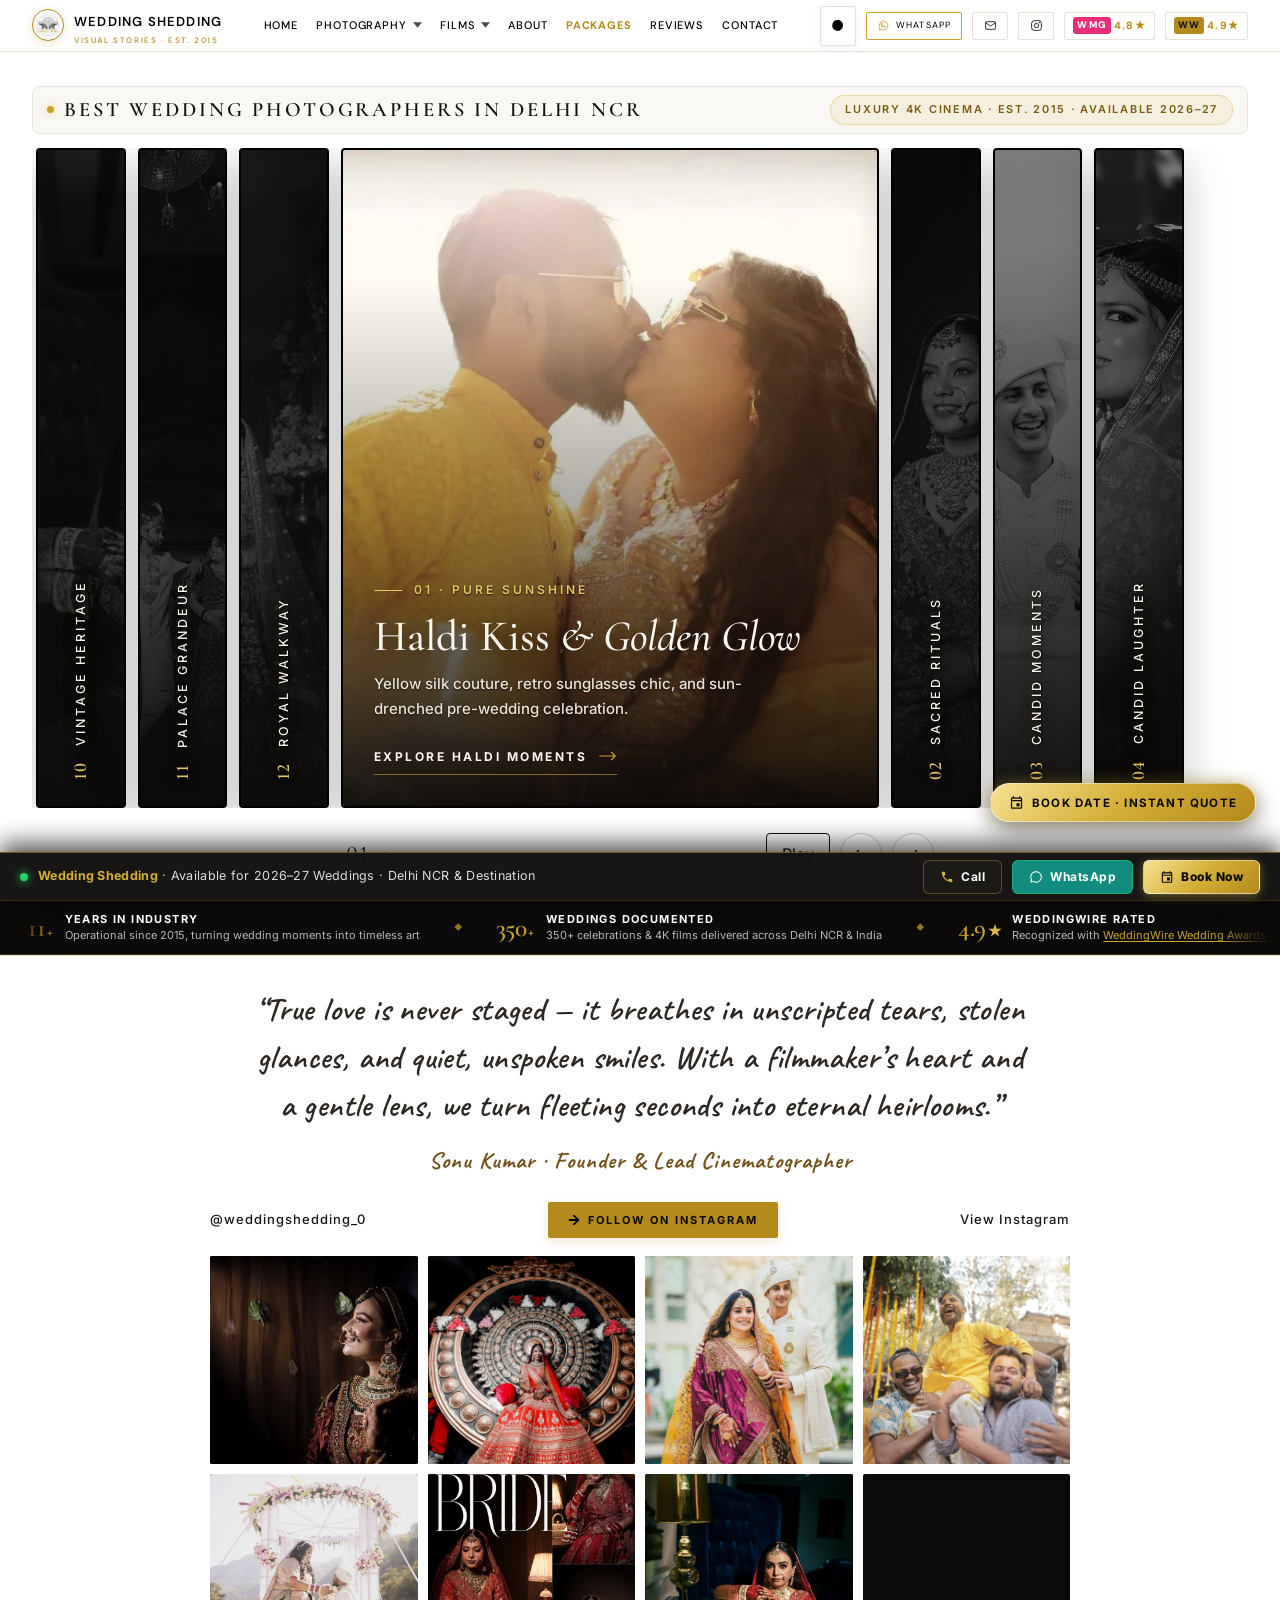
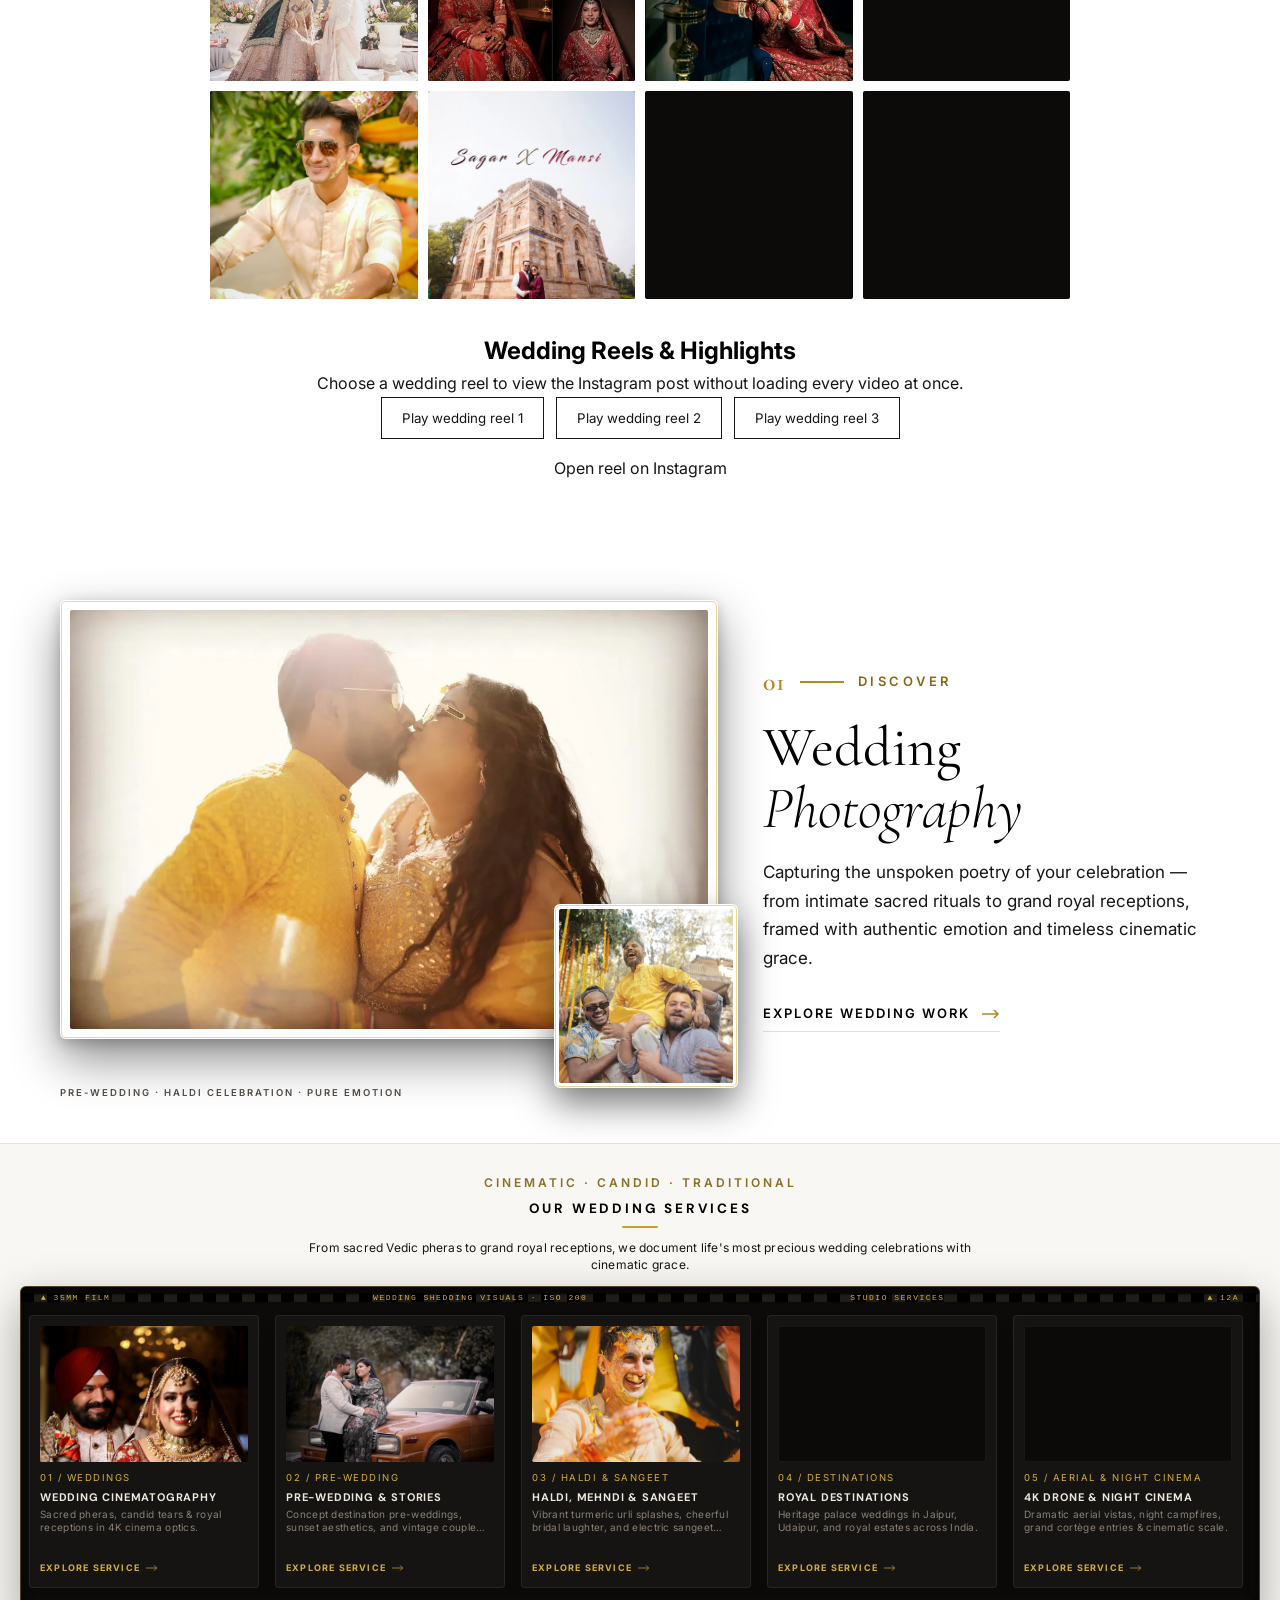
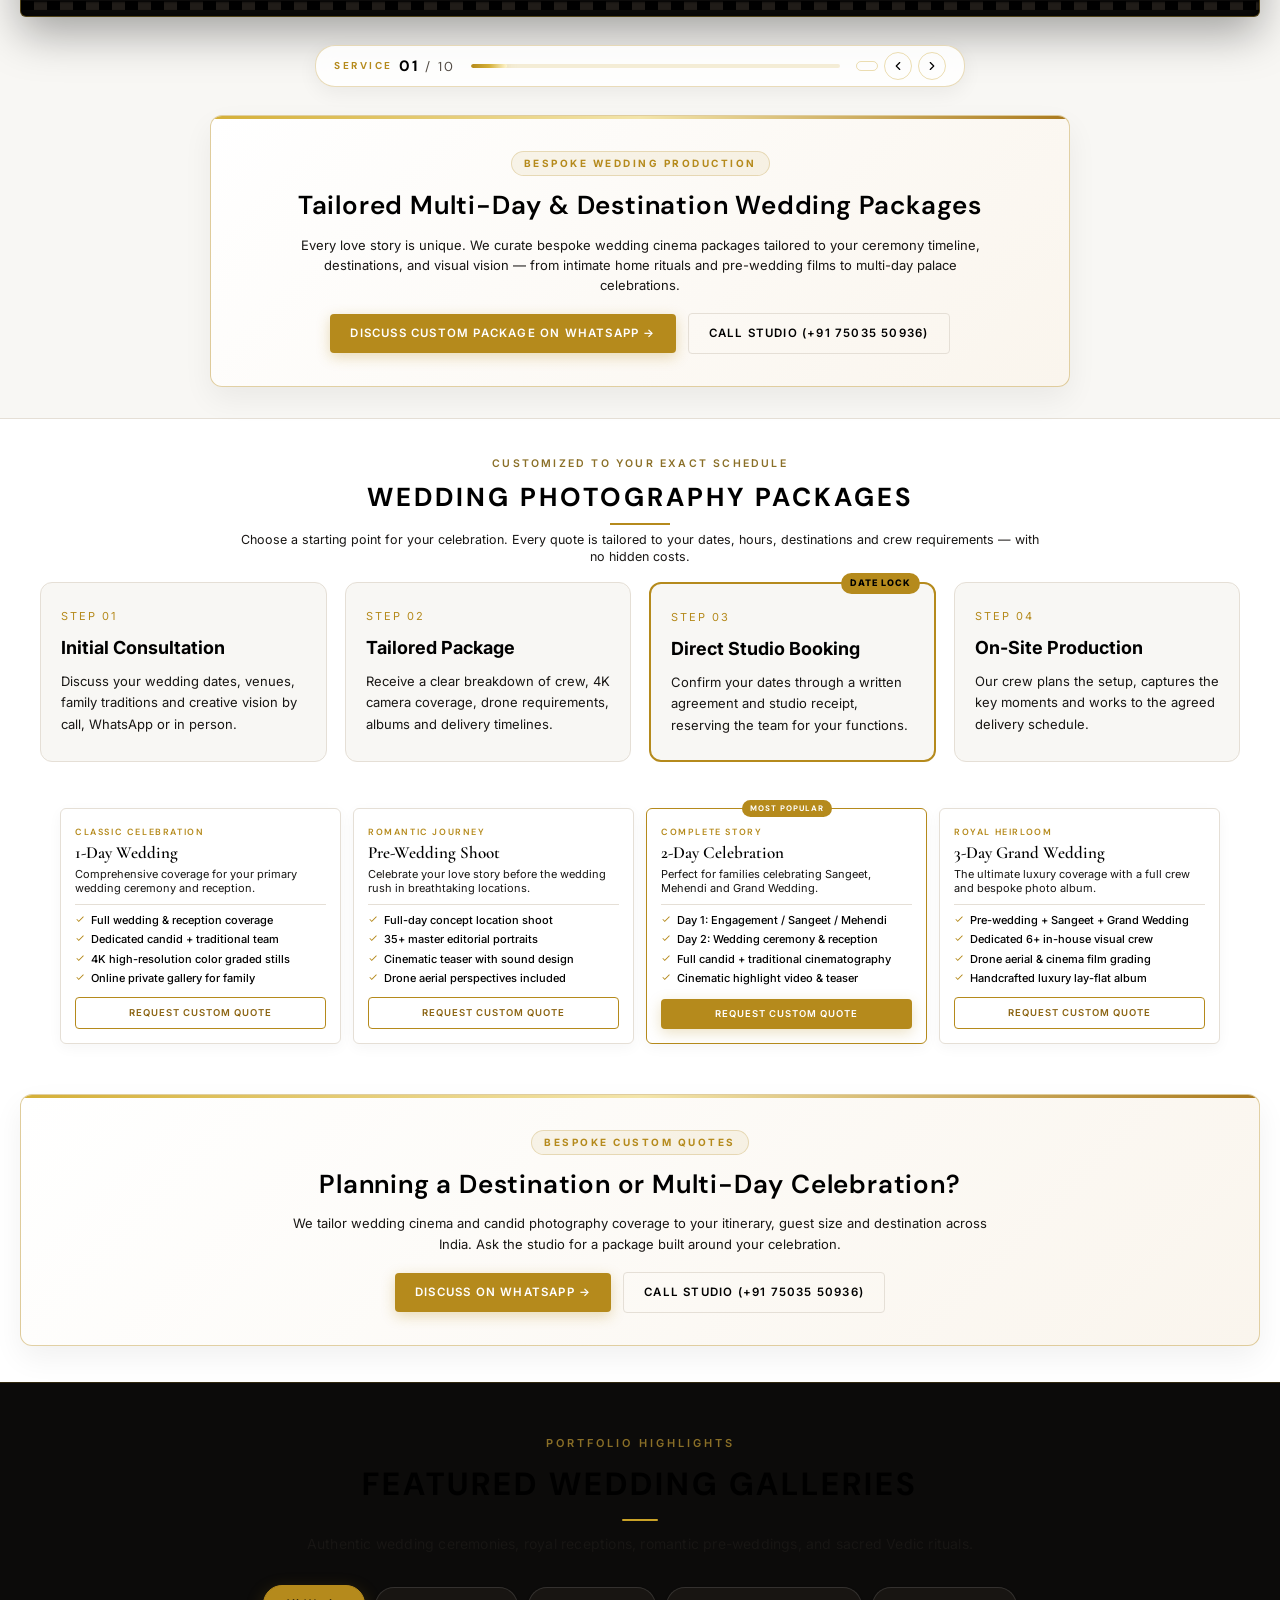
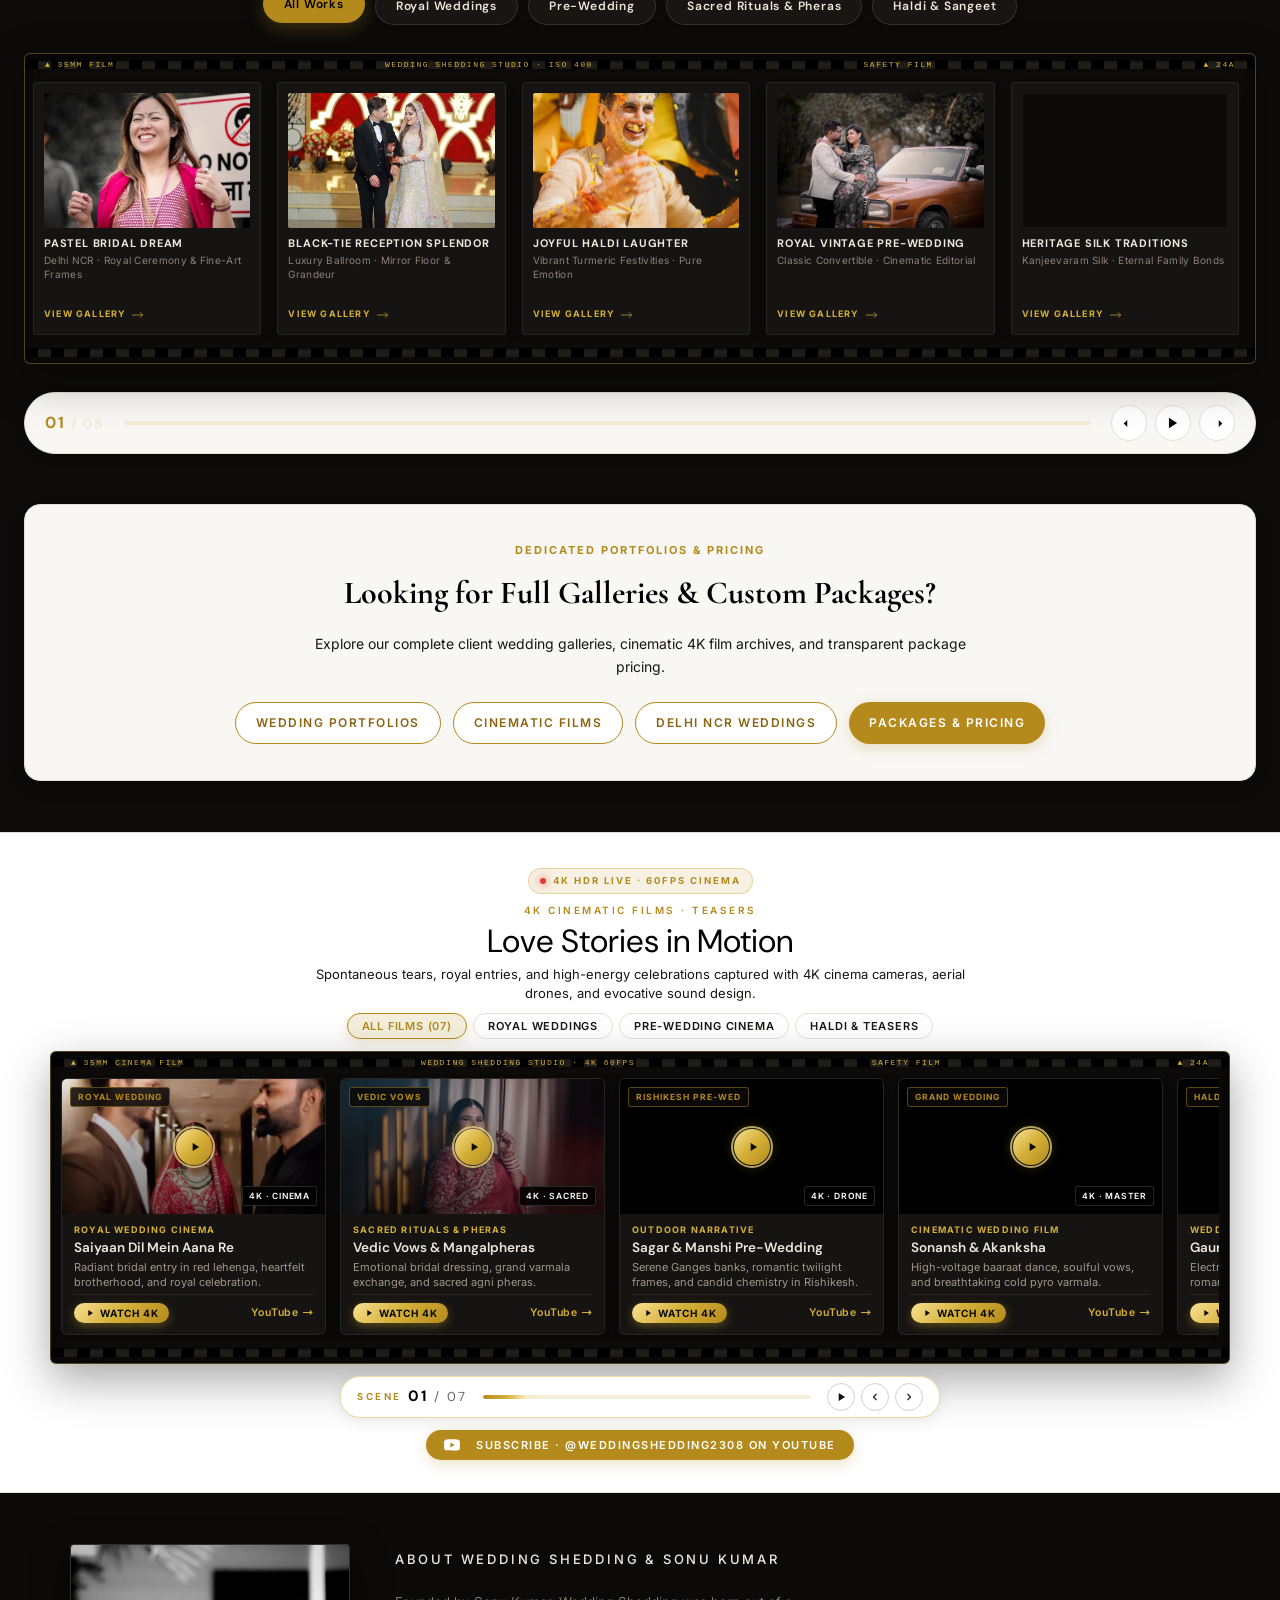
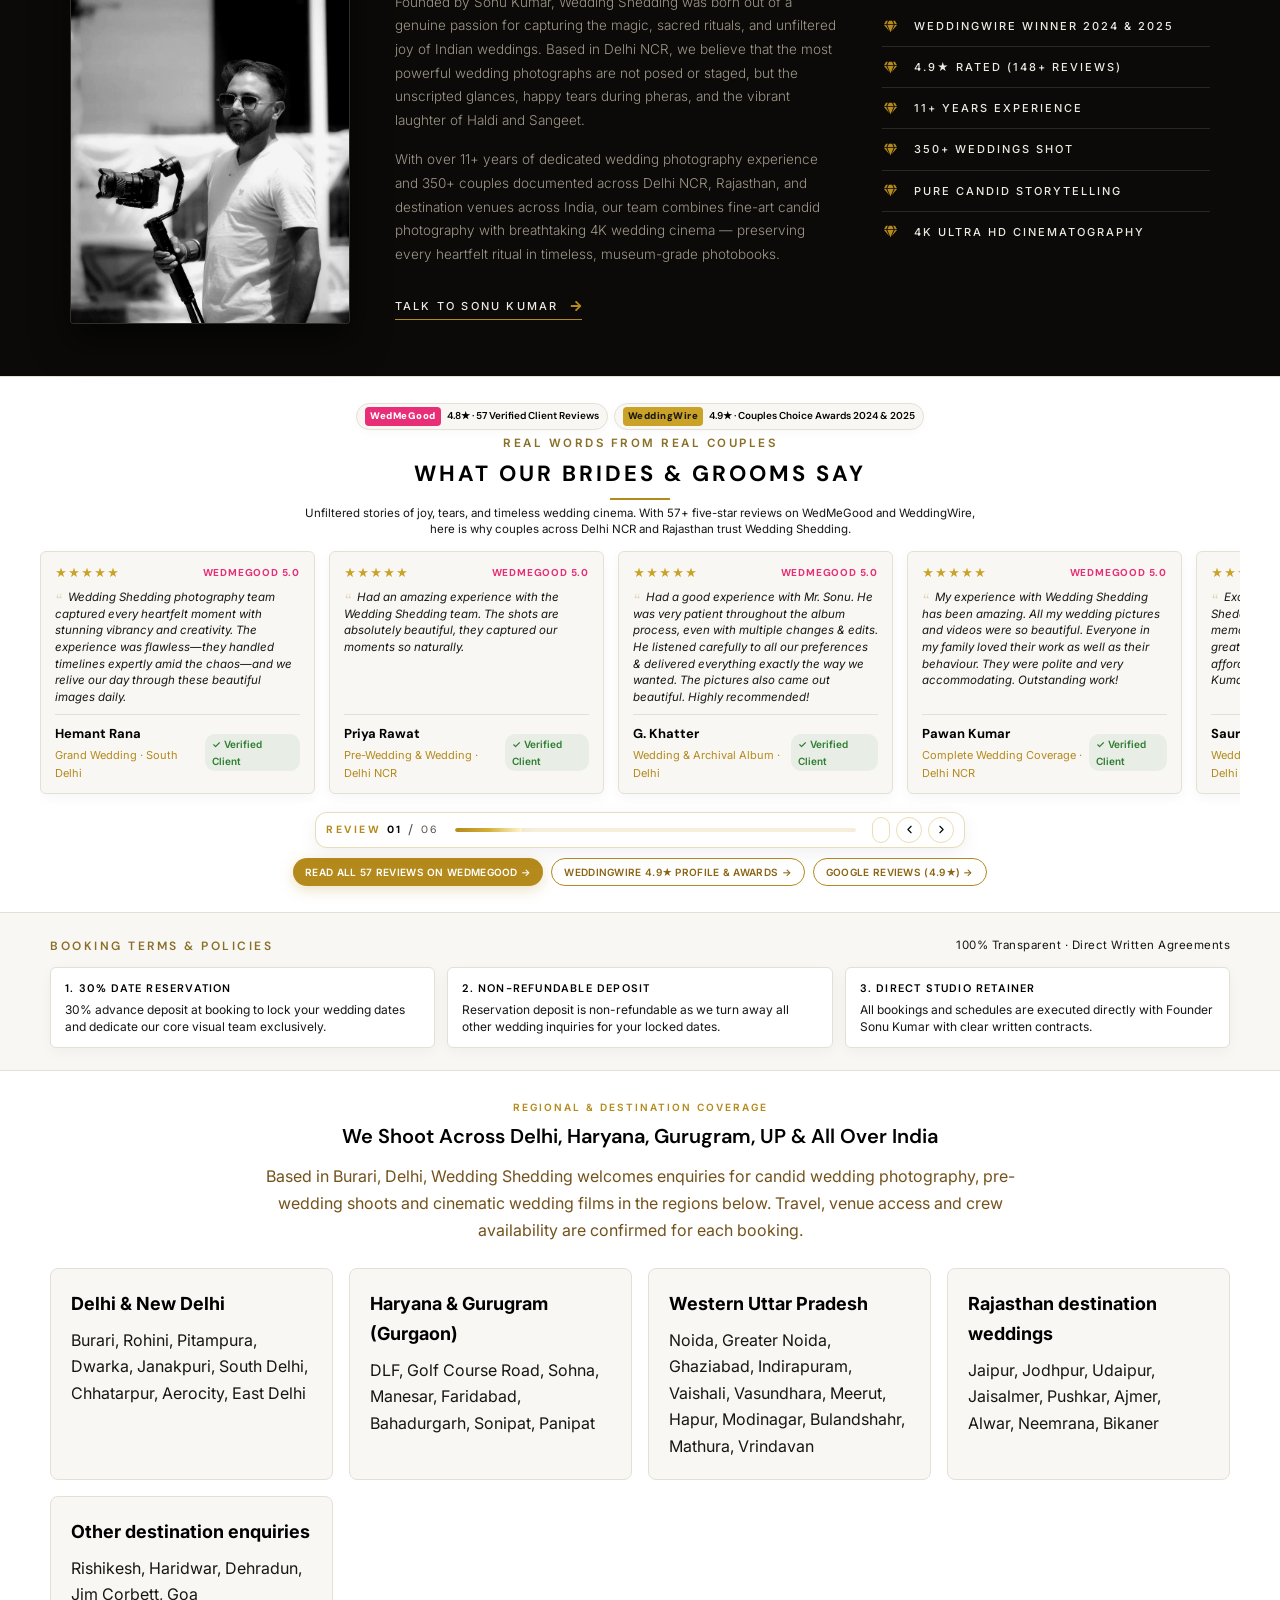
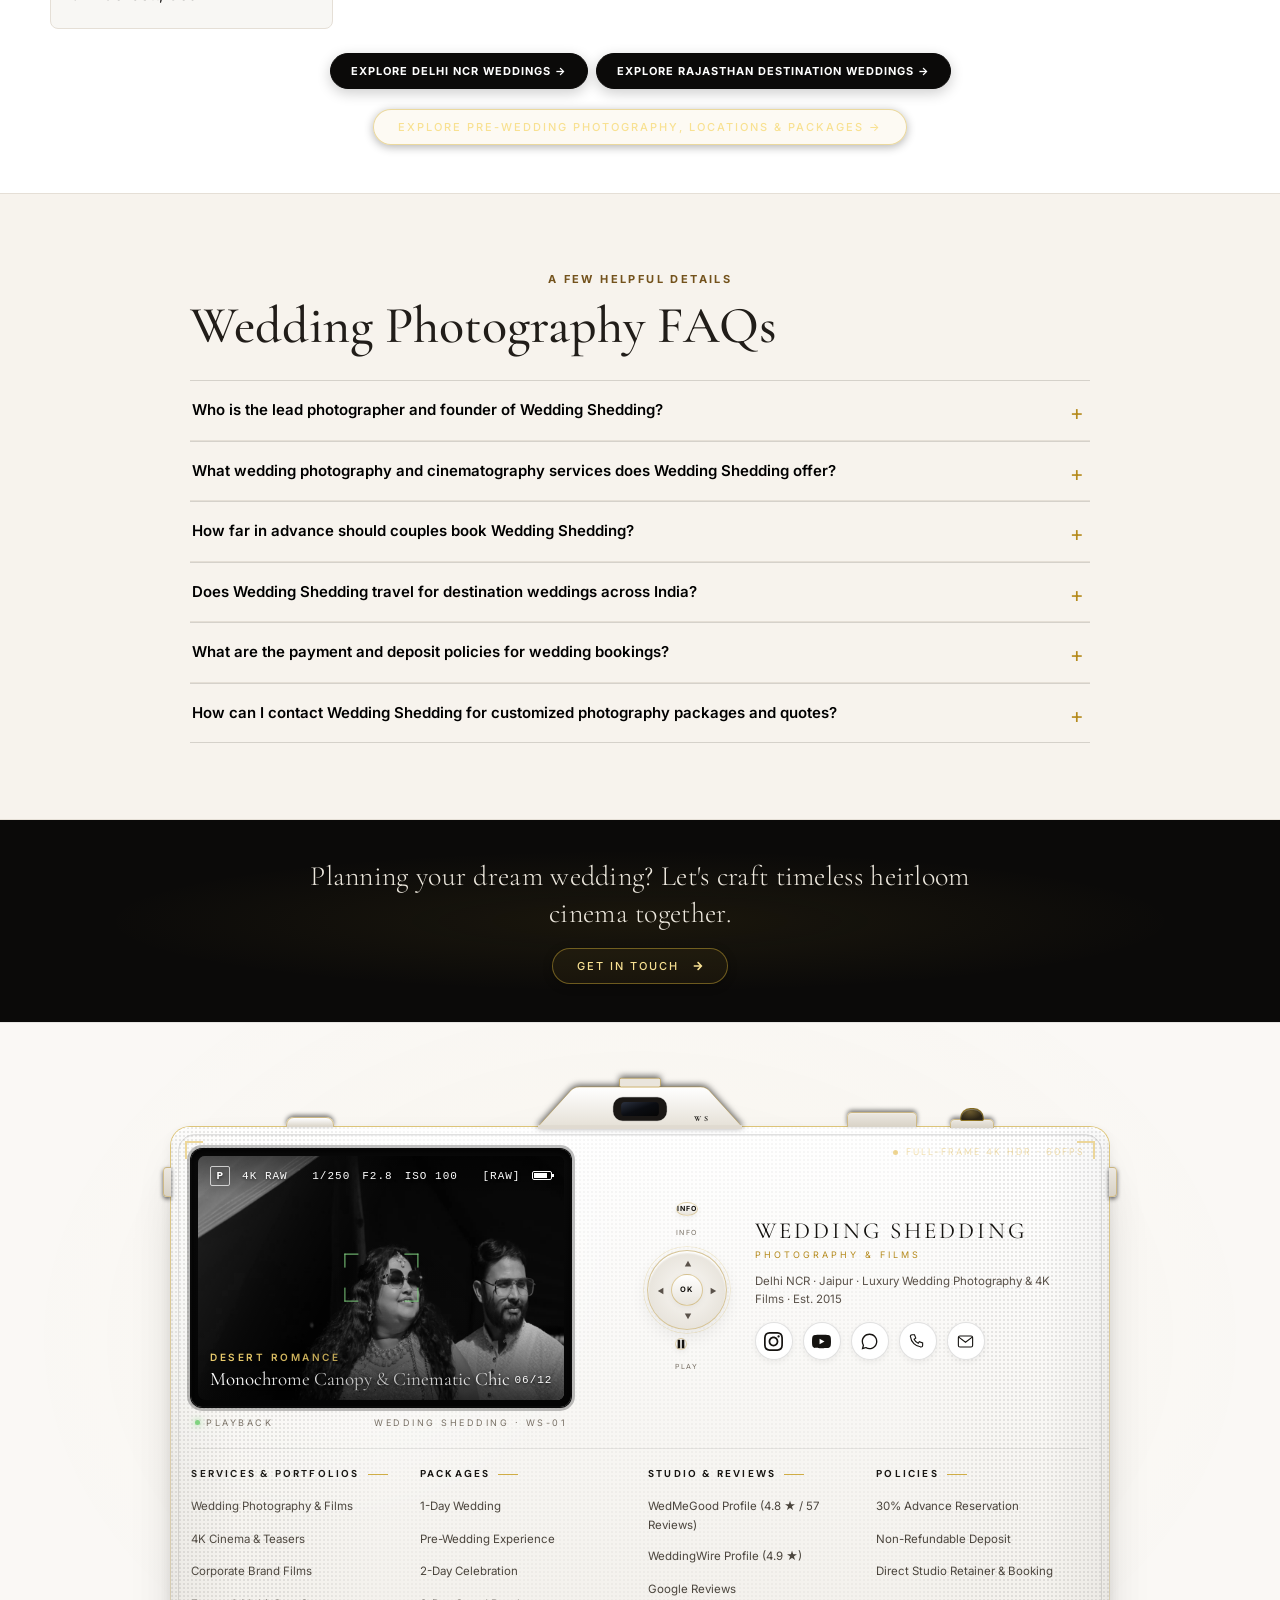
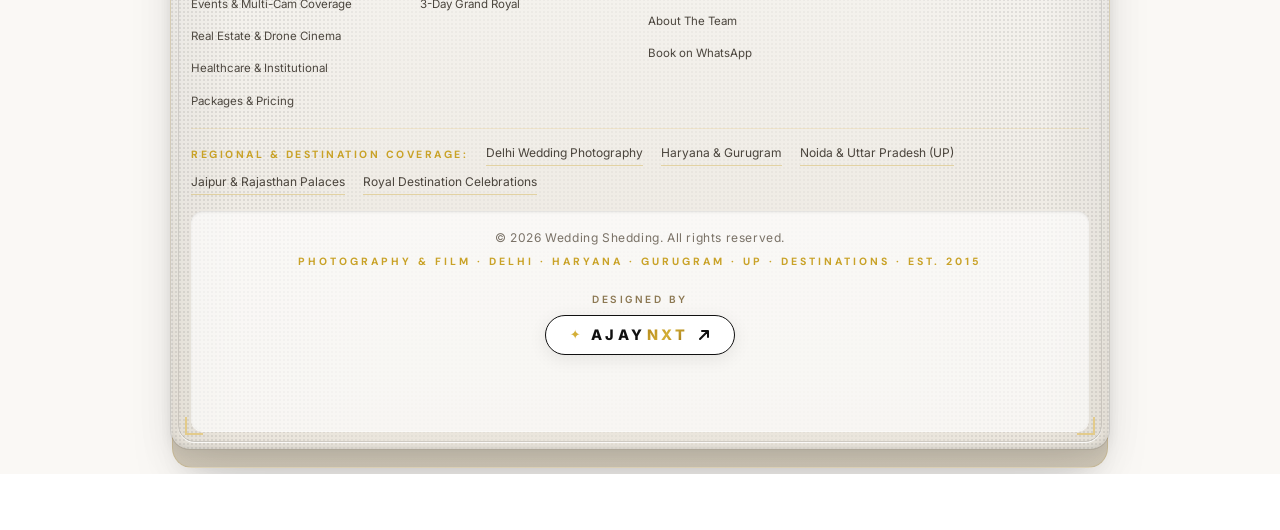
<file: index.html>
<!DOCTYPE html>
<html lang="en-IN">
<head>
  <!-- Google tag (gtag.js) -->
  <script async src="https://www.googletagmanager.com/gtag/js?id=G-HC5508FNHJ"></script>
  <script>
    window.dataLayer = window.dataLayer || [];
    function gtag(){dataLayer.push(arguments);}
    gtag('js', new Date());

    gtag('config', 'G-HC5508FNHJ');
  </script>

  <meta charset="UTF-8">
  <meta name="viewport" content="width=device-width, initial-scale=1.0">

  <!-- Meta Pixel Code -->
  <script>
  !function(f,b,e,v,n,t,s)
  {if(f.fbq)return;n=f.fbq=function(){n.callMethod?
  n.callMethod.apply(n,arguments):n.queue.push(arguments)};
  if(!f._fbq)f._fbq=n;n.push=n;n.loaded=!0;n.version='2.0';
  n.queue=[];t=b.createElement(e);t.async=!0;
  t.src=v;s=b.getElementsByTagName(e)[0];
  s.parentNode.insertBefore(t,s)}(window, document,'script',
  'https://connect.facebook.net/en_US/fbevents.js');
  fbq('init', '1101168519325335');
  fbq('track', 'PageView');
  </script>
  
  <!-- End Meta Pixel Code -->
  <title>Wedding Photographer Delhi NCR | Wedding Shedding</title>
  <meta name="description" content="Wedding Shedding offers candid wedding photography, cinematic wedding films and pre-wedding shoots in Delhi NCR, Gurugram and Noida. Request a custom quote.">
  <meta name="author" content="Wedding Shedding Studio">
  <meta name="theme-color" content="#FAF7F2">
  <meta name="robots" content="index, follow, max-image-preview:large, max-snippet:-1, max-video-preview:-1">
  <meta name="google-site-verification" content="yIkZlTq9istiy4zY-IwjsDpJom8qskt7l591G9nEr64" />
  <meta name="p:domain_verify" content="9de3448f8d0cce7dc41e483d0ee1960b"/>

  <!-- Canonical URL -->
  <link rel="canonical" href="https://weddingshedding.in/">

  <!-- Geo & Local SEO Meta Tags -->
<!-- Open Graph / Facebook -->
  <meta property="og:type" content="website">
  <meta property="og:url" content="https://weddingshedding.in/">
  <meta property="og:site_name" content="Wedding Shedding Studio">
  <meta property="og:locale" content="en_IN">
  <meta property="og:title" content="Wedding Photographer Delhi NCR | Wedding Shedding">
  <meta property="og:description" content="Wedding Shedding offers candid wedding photography, cinematic wedding films and pre-wedding shoots in Delhi NCR, Gurugram and Noida. Request a custom quote.">
  <meta property="og:image" content="https://weddingshedding.in/assets/images/ws_social_share.jpg?v=1">
  <meta property="og:image:secure_url" content="https://weddingshedding.in/assets/images/ws_social_share.jpg?v=1">
  <meta property="og:image:type" content="image/jpeg">
  <meta property="og:image:width" content="1200">
  <meta property="og:image:height" content="630">
  <meta property="og:image:alt" content="Wedding Shedding Studio - Luxury Wedding Photography &amp; 4K Films by Sonu Kumar">

  <!-- Twitter Card -->
  <meta name="twitter:card" content="summary_large_image">
  <meta name="twitter:url" content="https://weddingshedding.in/">
  <meta name="twitter:title" content="Wedding Photographer Delhi NCR | Wedding Shedding">
  <meta name="twitter:description" content="Wedding Shedding offers candid wedding photography, cinematic wedding films and pre-wedding shoots in Delhi NCR, Gurugram and Noida. Request a custom quote.">
  <meta name="twitter:image" content="https://weddingshedding.in/assets/images/ws_social_share.jpg?v=1">

  <!-- Icons -->
  <link rel="icon" type="image/svg+xml" href="assets/images/ws_logo.svg">
  <link rel="alternate icon" type="image/png" href="assets/images/ws_logo.png?v=3">
  <link rel="apple-touch-icon" href="assets/images/ws_logo.png?v=3">

  <!-- Google Fonts (Optimized: 2 Families) -->
  <link rel="preconnect" href="https://fonts.googleapis.com">
  <link rel="preconnect" href="https://fonts.gstatic.com" crossorigin>
  <link rel="stylesheet" href="https://fonts.googleapis.com/css2?family=Alex+Brush&amp;family=Caveat:wght@400;600;700&amp;family=Great+Vibes&amp;family=Cormorant+Garamond:ital,wght@0,300;0,400;0,500;0,600;0,700;1,300;1,400;1,600&amp;family=DM+Sans:ital,opsz,wght@0,9..40,100..1000;1,9..40,100..1000&amp;family=Inter:wght@300;400;500;600;700&amp;family=Playfair+Display:ital,wght@0,400..900;1,400..900&amp;family=Syne:wght@400..800&amp;display=optional" media="print" onload="this.media='all'">
  <noscript><link rel="stylesheet" href="https://fonts.googleapis.com/css2?family=Alex+Brush&amp;family=Caveat:wght@400;600;700&amp;family=Great+Vibes&amp;family=Cormorant+Garamond:ital,wght@0,300;0,400;0,500;0,600;0,700;1,300;1,400;1,600&amp;family=DM+Sans:ital,opsz,wght@0,9..40,100..1000;1,9..40,100..1000&amp;family=Inter:wght@300;400;500;600;700&amp;family=Playfair+Display:ital,wght@0,400..900;1,400..900&amp;family=Syne:wght@400..800&amp;display=optional"></noscript>

  <!-- Stylesheet -->
  <link rel="stylesheet" href="assets/css/style.css?v=16">

  <link rel="preload" as="image" href="assets/images/ws_hero_haldi_kiss_sunglasses.webp" fetchpriority="high">

  <!-- ============================================================
       SCHEMA.ORG STRUCTURED DATA (JSON-LD) - LOCAL BUSINESS & SERVICE
       ============================================================ -->
  <script type="application/ld+json">
{
  "@context": "https://schema.org",
  "@graph": [
    {
      "@type": "LocalBusiness",
      "@id": "https://weddingshedding.in/#business",
      "name": "Wedding Shedding",
      "alternateName": "Wedding Shedding Photography & Cinematography Studio",
      "legalName": "Wedding Shedding",
      "url": "https://weddingshedding.in/",
      "logo": "https://weddingshedding.in/assets/images/ws_logo.png?v=3",
      "image": "https://weddingshedding.in/assets/images/ws_hero.jpg?v=3",
      "telephone": "+91-7503550936",
      "email": "weddingshedding.india@gmail.com",
      "priceRange": "₹₹₹",
      "currenciesAccepted": "INR",
      "keywords": [
        "Wedding Photography",
        "Best Wedding Photographers Delhi",
        "Candid Wedding Photography",
        "Pre Wedding Shoot Delhi",
        "Wedding Cinematography",
        "Luxury Wedding Films",
        "Destination Wedding Photography",
        "Wedding Videographer Delhi",
        "Wedding Photographers Burari",
        "Drone Wedding Shoot",
        "Bridal Photography Delhi",
        "Wedding Photoshoot Packages",
        "Haldi Photography",
        "Wedding Photography Gurgaon",
        "Wedding Photography Noida",
        "Top Wedding Studio Delhi",
        "Sonu Kumar Photographer",
        "Wedding Shedding",
        "Royal Wedding Shoot",
        "Indian Wedding Photography"
      ],
      "address": {
        "@type": "PostalAddress",
        "streetAddress": "Gali NO 01, near Lance Ford School, Sunil Colony, Parshuram Enclave, Burari",
        "addressLocality": "Burari, Delhi",
        "addressRegion": "Delhi",
        "postalCode": "110084",
        "addressCountry": "IN"
      },
      "openingHoursSpecification": [
        {
          "@type": "OpeningHoursSpecification",
          "dayOfWeek": [
            "Monday",
            "Tuesday",
            "Wednesday",
            "Thursday",
            "Friday",
            "Saturday",
            "Sunday"
          ],
          "opens": "09:00",
          "closes": "21:30"
        }
      ],
      "areaServed": [
        {
          "@type": "AdministrativeArea",
          "name": "Delhi"
        },
        {
          "@type": "AdministrativeArea",
          "name": "Haryana"
        },
        {
          "@type": "City",
          "name": "Gurugram"
        },
        {
          "@type": "City",
          "name": "Faridabad"
        },
        {
          "@type": "AdministrativeArea",
          "name": "Uttar Pradesh"
        },
        {
          "@type": "City",
          "name": "Noida"
        },
        {
          "@type": "City",
          "name": "Greater Noida"
        },
        {
          "@type": "City",
          "name": "Ghaziabad"
        },
        {
          "@type": "AdministrativeArea",
          "name": "Delhi NCR"
        },
        {
          "@type": "City",
          "name": "Jaipur"
        },
        {
          "@type": "City",
          "name": "Udaipur"
        },
        {
          "@type": "City",
          "name": "Goa"
        },
        {
          "@type": "City",
          "name": "Rishikesh"
        },
        {
          "@type": "City",
          "name": "Jim Corbett"
        },
        {
          "@type": "Country",
          "name": "India"
        }
      ],
      "award": [
        "WeddingWire India Couples Choice Awards Winner 2024",
        "WeddingWire India Couples Choice Awards Winner 2025"
      ],
      "hasOfferCatalog": {
        "@type": "OfferCatalog",
        "name": "Wedding Shedding Photography & Media Services",
        "itemListElement": [
          {
            "@type": "Offer",
            "itemOffered": {
              "@type": "Service",
              "name": "Luxury Wedding Photography & 4K Cinematography",
              "description": "Candid wedding photography, traditional ceremonies, 4K wedding films and cinematic teaser reels in Delhi NCR and destination locations."
            }
          },
          {
            "@type": "Offer",
            "itemOffered": {
              "@type": "Service",
              "name": "Romantic Pre-Wedding & 4K Drone Shoots",
              "description": "Concept destination pre-wedding shoots with creative styling, storytelling reels and 4K aerial drone cinematography, subject to applicable permissions."
            }
          },
          {
            "@type": "Offer",
            "itemOffered": {
              "@type": "Service",
              "name": "Haldi, Mehndi & Sangeet Celebrations",
              "description": "Vibrant candid coverage of haldi urli rituals, floral mehndi artistry, and electric sangeet dance celebrations."
            }
          },
          {
            "@type": "Offer",
            "itemOffered": {
              "@type": "Service",
              "name": "Fine-Art Bridal Portraiture & Couture Finery",
              "description": "High-fashion bridal lehenga photography, heirloom jewelry details, and regal studio & palace portraits."
            }
          },
          {
            "@type": "Offer",
            "itemOffered": {
              "@type": "Service",
              "name": "Traditional Sacred Vedic Pheras & Rituals",
              "description": "Unobtrusive emotional documentation of mangalpheras, sindoor, varmala exchange, and emotional vidai."
            }
          },
          {
            "@type": "Offer",
            "itemOffered": {
              "@type": "Service",
              "name": "Royal Destination Wedding Photography & 4K Films",
              "description": "Multi-day destination wedding coverage across palaces in Jaipur, Udaipur, Jim Corbett and Goa."
            }
          },
          {
            "@type": "Offer",
            "itemOffered": {
              "@type": "Service",
              "name": "4K Drone Aerial Wedding Cinematography",
              "description": "drone aerial cinematography, subject to applicable permissions capturing grand venue panoramas, royal barat cortèges and fireworks."
            }
          },
          {
            "@type": "Offer",
            "itemOffered": {
              "@type": "Service",
              "name": "Museum-Grade Photobooks & Archival Albums",
              "description": "Handcrafted flush-mount wedding photobooks on HD archival luster paper with velvet and acrylic embossed covers."
            }
          }
        ]
      },
      "sameAs": [
        "https://www.wedmegood.com/profile/Wedding-Shedding-506041/reviews",
        "https://www.weddingwire.in/wedding-photographers/wedding-shedding--e385150",
        "https://www.instagram.com/weddingshedding_0",
        "https://www.youtube.com/@weddingshedding2308"
      ]
    },
    {
      "@type": "WebSite",
      "@id": "https://weddingshedding.in/#website",
      "url": "https://weddingshedding.in/",
      "name": "Wedding Shedding",
      "description": "Best Luxury Wedding Photographers & Cinematographers in Delhi NCR",
      "publisher": {
        "@id": "https://weddingshedding.in/#business"
      },
      "inLanguage": "en-IN"
    },
    {
      "@type": "FAQPage",
      "@id": "https://weddingshedding.in/#faq",
      "mainEntity": [
        {
          "@type": "Question",
          "name": "Who is the lead photographer and founder of Wedding Shedding?",
          "acceptedAnswer": {
            "@type": "Answer",
            "text": "Sonu Kumar is the founder and lead visual artist of Wedding Shedding. The studio was established in 2015 and provides wedding photography and cinematography services in Delhi NCR and destination locations across India."
          }
        },
        {
          "@type": "Question",
          "name": "What wedding photography and cinematography services does Wedding Shedding offer?",
          "acceptedAnswer": {
            "@type": "Answer",
            "text": "Wedding Shedding offers candid and traditional wedding photography, cinematic wedding films, pre-wedding shoots, Haldi, Mehndi and Sangeet coverage, drone cinematography subject to applicable permissions, and wedding photobooks."
          }
        },
        {
          "@type": "Question",
          "name": "How far in advance should couples book Wedding Shedding?",
          "acceptedAnswer": {
            "@type": "Answer",
            "text": "The studio recommends enquiring around 3 to 6 months before the event, especially for peak wedding dates. Availability is confirmed directly for the dates and location requested."
          }
        },
        {
          "@type": "Question",
          "name": "Does Wedding Shedding travel for destination weddings across India?",
          "acceptedAnswer": {
            "@type": "Answer",
            "text": "Wedding Shedding accepts destination wedding enquiries for locations including Jaipur, Udaipur, Jodhpur, Goa, Rishikesh, Jim Corbett and other places across India. Travel plans and crew availability are confirmed for each event."
          }
        },
        {
          "@type": "Question",
          "name": "What are the payment and deposit policies for wedding bookings?",
          "acceptedAnswer": {
            "@type": "Answer",
            "text": "The studio's published booking policy states that a 30% advance retainer is required to reserve an event date. Remaining payment milestones and deliverables should be confirmed in the written booking terms."
          }
        },
        {
          "@type": "Question",
          "name": "How can I contact Wedding Shedding for customized photography packages and quotes?",
          "acceptedAnswer": {
            "@type": "Answer",
            "text": "Contact Wedding Shedding by WhatsApp or phone at +91 75035 50936, email weddingshedding.india@gmail.com, or visit the studio in Burari, Delhi 110084."
          }
        }
      ]
    }
  ]
}
  </script>

<style id="nx-client-motion">
@keyframes nxClientRise{from{translate:0 16px;opacity:.76}to{translate:0 0;opacity:1}}
@keyframes nxClientPhoto{from{scale:1.035}to{scale:1}}
@media(prefers-reduced-motion:no-preference){
.nkh__header .nkh__subtitle{animation:nxClientRise .72s cubic-bezier(.2,.75,.2,1) both}
.nx-client-enter{animation:nxClientRise .78s cubic-bezier(.2,.75,.2,1) both;animation-delay:var(--nx-client-delay,0ms)}
.nkx-feat__main{overflow:hidden}.camera-reel-imgwrap{overflow:hidden}
}
@media(hover:hover) and (pointer:fine) and (prefers-reduced-motion:no-preference){.nkx-feat__main img,.camera-reel-imgwrap img{transition:scale .65s cubic-bezier(.2,.7,.2,1)}.nkx-feat__main:hover img,.camera-reel-imgwrap:hover img{scale:1.045}}
</style>
</head>
<body>
  <a href="#main-content" class="ws-skip-link">Skip to main content</a>
  <noscript><img height="1" width="1" style="display:none" alt="" aria-hidden="true"
  src="https://www.facebook.com/tr?id=1101168519325335&ev=PageView&noscript=1"
  /></noscript>

  <!-- Wedding Shedding Magnetic Cursor -->
  <div class="nk-cursor-dot" id="nkCursorDot" aria-hidden="true"></div>
  <div class="nk-cursor-ring" id="nkCursorRing" aria-hidden="true"></div>

  <!-- ============================================================
       SITE HEADER (WEDDING SHEDDING DUAL DESKTOP/MOBILE BAR)
       ============================================================ -->
  <header class="site-header" id="nk-site-header">
    <div class="header-container">
      <!-- Mobile Left Burger -->
      <button class="mobile-menu-toggle nk-burger" aria-label="Open Menu">
        <span></span><span></span><span></span>
      </button>

      <!-- Center / Left Brand Logo -->
      <a href="/" class="site-logo" aria-label="Wedding Shedding">
        <div style="display:flex;align-items:center;gap:10px;">
          <img src="assets/images/ws_logo_light.png?v=3" alt="Wedding Shedding Logo" class="ws-logo-light" style="width:32px;height:32px;border-radius:50%;border:1.5px solid var(--g);box-shadow:0 2px 8px rgba(181,138,28,0.25);background:#FFFFFF;padding:2px;" decoding="async">
          <img src="assets/images/ws_logo_dark.png?v=3" alt="Wedding Shedding Logo" class="ws-logo-dark" style="width:32px;height:32px;border-radius:50%;border:1.5px solid var(--g);box-shadow:0 2px 10px rgba(0,0,0,0.6);background:#1A1715;padding:2px;" decoding="async">
          <div>
            <span class="brand-title">Wedding Shedding</span>
            <span class="brand-sub">Visual Stories &middot; Est. 2015</span>
          </div>
        </div>
      </a>

      <!-- Desktop Navigation -->
      <nav class="main-nav" aria-label="Main Navigation">
        <div class="nav-item">
          <a href="/" class="nav-link is-active">Home</a>
        </div>
        <div class="nav-item has-filmstrip" id="navItemPhotography">
          <a href="weddings.html" class="nav-link" aria-haspopup="true" aria-expanded="false">
            Photography
            <svg class="caret" viewBox="0 0 10 6"><path d="M0 0l5 6 5-6z"/></svg>
          </a>
        </div>
        <div class="nav-item has-filmstrip" id="navItemFilms">
          <a href="films.html" class="nav-link" aria-haspopup="true" aria-expanded="false">
            Films
            <svg class="caret" viewBox="0 0 10 6"><path d="M0 0l5 6 5-6z"/></svg>
          </a>
        </div>
        <div class="nav-item">
          <a href="#about" class="nav-link">About</a>
        </div>
        <div class="nav-item">
          <a href="#packages" class="nav-link" style="color:var(--g);font-weight:700;">Packages</a>
        </div>
        <div class="nav-item">
          <a href="#reviews" class="nav-link">Reviews</a>
        </div>
        <div class="nav-item">
          <a href="#contact" class="nav-link">Contact</a>
        </div>
      </nav>

      <!-- Action Buttons (Studio CTAs) -->
      <div class="header-actions nk-hdr-right">
        <!-- Theme Mode Switcher -->
        <button id="themeToggleBtn" class="theme-toggle-btn nk-hdr-btn" type="button" aria-label="Toggle White or Black Mode" title="Toggle White or Black Mode" style="width:36px;padding:0;">
          <svg class="sun-icon" viewBox="0 0 24 24"><path d="M12 7c-2.76 0-5 2.24-5 5s2.24 5 5 5 5-2.24 5-5-2.24-5-5-5zM2 13h2c.55 0 1-.45 1-1s-.45-1-1-1H2c-.55 0-1 .45-1 1s.45 1 1 1zm18 0h2c.55 0 1-.45 1-1s-.45-1-1-1h-2c-.55 0-1 .45-1 1s.45 1 1 1zM11 2v2c0 .55.45 1 1 1s1-.45 1-1V2c0-.55-.45-1-1-1s-1 .45-1 1zm0 18v2c0 .55.45 1 1 1s1-.45 1-1v-2c0-.55-.45-1-1-1s-1 .45-1 1zM5.99 4.58c-.39-.39-1.03-.39-1.41 0s-.39 1.03 0 1.41l1.06 1.06c.39.39 1.03.39 1.41 0s.39-1.03 0-1.41L5.99 4.58zm12.37 12.37c-.39-.39-1.03-.39-1.41 0s-.39 1.03 0 1.41l1.06 1.06c.39.39 1.03.39 1.41 0s.39-1.03 0-1.41l-1.06-1.06zm1.06-10.96c.39-.39.39-1.03 0-1.41s-1.03-.39-1.41 0l-1.06 1.06c-.39.39-.39 1.03 0 1.41s1.03.39 1.41 0l1.06-1.06zM7.05 18.36l-1.06 1.06c-.39.39-.39 1.03 0 1.41s1.03.39 1.41 0l1.06-1.06c.39-.39.39-1.03 0-1.41s-1.02-.39-1.41 0z"/></svg>
          <svg class="moon-icon" viewBox="0 0 24 24"><path d="M12.3 2a10 10 0 0 0-1.9 19.8 10 10 0 0 0 11.6-11.6A10 10 0 0 0 12.3 2z"/></svg>
        </button>

        <!-- WhatsApp Button -->
        <a class="nk-hdr-btn is-wa" href="https://wa.me/917503550936?text=Hi%20Wedding%20Shedding%2C%20I%20found%20you%20through%20your%20website." target="_blank" rel="noopener">
          <svg viewBox="0 0 24 24" fill="none" stroke="currentColor" stroke-width="1.5" aria-hidden="true"><path d="M4 20l1.3-3.8A8 8 0 1 1 12 20a8 8 0 0 1-4.2-1.2z"/><path d="M9 9.5c.3 1.8 1.7 3.3 3.5 4l1-1 2 .8c-.2 1-1 1.7-2 1.7A5.5 5.5 0 0 1 7.5 9.5c0-1 .7-1.8 1.7-2l.8 2z"/></svg>
          <span class="lbl-long">Chat on WhatsApp</span>
          <span class="lbl-short">WhatsApp</span>
        </a>

        <!-- Email Button -->
        <a class="nk-hdr-btn is-mail" href="mailto:weddingshedding.india@gmail.com" aria-label="Email Wedding Shedding">
          <svg viewBox="0 0 24 24" fill="none" stroke="currentColor" stroke-width="1.5" aria-hidden="true"><rect x="3" y="5" width="18" height="14" rx="1"/><path d="M3 7l9 6 9-6"/></svg>
          <span class="lbl">Email</span>
        </a>

        <!-- Instagram Button -->
        <a class="nk-hdr-btn is-ig" href="https://www.instagram.com/weddingshedding_0" target="_blank" rel="noopener" aria-label="Wedding Shedding on Instagram">
          <svg viewBox="0 0 24 24" fill="none" stroke="currentColor" stroke-width="1.5" aria-hidden="true"><rect x="3" y="3" width="18" height="18" rx="5"/><circle cx="12" cy="12" r="4"/><circle cx="17.5" cy="6.5" r="0.6" fill="currentColor"/></svg>
        </a>

        <!-- WedMeGood 4.8★ & WeddingWire 4.9★ Trust Badges -->
        <a href="https://www.wedmegood.com/profile/Wedding-Shedding-506041/reviews" target="_blank" rel="noopener" class="nk-hdr-btn" title="WedMeGood 4.8 Rating (57 Reviews)" aria-label="WedMeGood Reviews" style="padding:0 8px;gap:3px;">
          <span style="font-size:9.5px;font-weight:900;background:#E72E77;color:#fff;padding:1px 4px;border-radius:3px;">WMG</span>
          <span style="font-size:10.5px;font-weight:700;color:var(--g);">4.8★</span>
        </a>
        <a href="https://www.weddingwire.in/wedding-photographers/wedding-shedding--e385150" target="_blank" rel="noopener" class="nk-hdr-btn" title="WeddingWire 4.9 Rating &amp; Award Winner" aria-label="WeddingWire Profile" style="padding:0 8px;gap:3px;">
          <span style="font-size:9.5px;font-weight:900;background:var(--g);color:#1A1715;padding:1px 4px;border-radius:3px;">WW</span>
          <span style="font-size:10.5px;font-weight:700;color:var(--g);">4.9★</span>
        </a>
      </div>

      <!-- Mobile WhatsApp Icon -->
      <a class="nk-hdr-wa" href="https://wa.me/917503550936?text=Hi%20Wedding%20Shedding%2C%20I%20found%20you%20through%20your%20website." target="_blank" rel="noopener" aria-label="Message Wedding Shedding on WhatsApp">
        <svg viewBox="0 0 24 24" fill="none" stroke="currentColor" stroke-width="1.5" aria-hidden="true"><path d="M4 20l1.3-3.8A8 8 0 1 1 12 20a8 8 0 0 1-4.2-1.2z"/><path d="M9 9.5c.3 1.8 1.7 3.3 3.5 4l1-1 2 .8c-.2 1-1 1.7-2 1.7A5.5 5.5 0 0 1 7.5 9.5c0-1 .7-1.8 1.7-2l.8 2z"/></svg>
      </a>
    </div>
  </header>

  <!-- ============================================================
       UPPER FILM STRIP DROPDOWN (.nk-fs)
       ============================================================ -->
  <div class="nk-fs" id="nkFsPanel" role="region" aria-label="Photography menu">
    <div class="nk-fs__in">
      <div class="nk-fs__intro">
        <div class="nk-fs__heading">Wedding Visuals</div>
        <p>Pure candid emotion, sacred rituals, and royal ceremonies crafted with timeless artistry.</p>
        <a href="weddings.html">Explore all galleries</a>
      </div>
      <div class="nk-fs__reel" style="--n:4">
        <div class="nk-strip">
          <div class="nk-edge t">
            <span>WS 400 PORTRA</span>
            <span>&bull; 01A</span>
            <span>&bull; 02A</span>
            <span>&bull; 03A</span>
            <span>&bull; 04A</span>
            <span>DELHI NCR &middot; EST. 2015</span>
          </div>
          <div class="nk-frames">
            <a class="nk-fr is-current" href="weddings.html" data-i="0" aria-label="Royal Wedding &amp; Candid Photography">
              <span class="nk-fr__n">01</span>
              <span class="nk-fr__badge">ROYAL WEDDING</span>
              <span class="nk-fr__img">
                <img src="assets/images/ws_hero_red_bride_kaliras.webp" alt="Traditional royal bride portrait with emerald polki and kaliras by Wedding Shedding" loading="lazy" decoding="async" width="682" height="864">
              </span>
            </a>
            <a class="nk-fr" href="weddings.html" data-i="1" aria-label="Pre-Wedding &amp; Cinematic Couples">
              <span class="nk-fr__n">02</span>
              <span class="nk-fr__badge">PRE-WEDDING</span>
              <span class="nk-fr__img">
                <img src="assets/images/ws_hero_haldi_kiss_sunglasses.webp" alt="Haldi yellow pre-wedding couple with sunglasses by Wedding Shedding" loading="lazy" decoding="async" width="1024" height="682">
              </span>
            </a>
            <a class="nk-fr" href="weddings.html" data-i="2" aria-label="Haldi, Mehndi &amp; Sangeet Celebrations">
              <span class="nk-fr__n">03</span>
              <span class="nk-fr__badge">HALDI &amp; MEHNDI</span>
              <span class="nk-fr__img">
                <img src="assets/images/ws_hero_haldi_urli_bride.webp" alt="Vibrant Haldi urli celebration with bride by Wedding Shedding" loading="lazy" decoding="async">
              </span>
            </a>
            <a class="nk-fr" href="#packages" data-i="3" aria-label="Destination Weddings &amp; Celebrations">
              <span class="nk-fr__n">04</span>
              <span class="nk-fr__badge">DESTINATION</span>
              <span class="nk-fr__img">
                <img src="assets/images/ws_celebration_01.webp" alt="Luxury royal wedding celebrations &amp; varmala fireworks by Wedding Shedding" loading="lazy" decoding="async">
              </span>
            </a>
          </div>
          <div class="nk-edge b">
            <span>&bull; 1</span>
            <span>2</span>
            <span>3</span>
            <span>4</span>
            <span>WS 400 KODAK PORTRA FILM</span>
          </div>
        </div>
        <div class="nk-labels">
          <div class="nk-lab">
            <a href="weddings.html" data-i="0" class="is-hot" aria-current="page">
              <b>ROYAL WEDDINGS</b>
              <small>Candid, pheras &amp; emotions</small>
            </a>
            <span class="nk-sublinks">
              <a href="weddings.html">Candid</a><i>&middot;</i>
              <a href="weddings.html">Varmala</a><i>&middot;</i>
              <a href="weddings.html">Pheras</a>
            </span>
          </div>
          <div class="nk-lab">
            <a href="weddings.html" data-i="1">
              <b>PRE-WEDDING</b>
              <small>Cinematic love stories</small>
            </a>
            <span class="nk-sublinks">
              <a href="weddings.html">Outdoor</a><i>&middot;</i>
              <a href="weddings.html">Sunset</a><i>&middot;</i>
              <a href="weddings.html">Vintage</a>
            </span>
          </div>
          <div class="nk-lab">
            <a href="weddings.html" data-i="2">
              <b>HALDI &amp; MEHNDI</b>
              <small>Vibrant rituals &amp; laughter</small>
            </a>
            <span class="nk-sublinks">
              <a href="weddings.html">Haldi Urli</a><i>&middot;</i>
              <a href="weddings.html">Floral Mehndi</a><i>&middot;</i>
              <a href="weddings.html">Sangeet</a>
            </span>
          </div>
          <div class="nk-lab">
            <a href="#packages" data-i="3">
              <b>DESTINATION</b>
              <small>Palaces, forts &amp; grandeur</small>
            </a>
            <span class="nk-sublinks">
              <a href="delhi-ncr.html">Delhi NCR</a><i>&middot;</i>
              <a href="jaipur.html">Jaipur</a><i>&middot;</i>
              <a href="#packages">Destinations</a>
            </span>
          </div>
        </div>
      </div>
    </div>
  </div>

  <!-- ============================================================
       UPPER FILMS FILM STRIP DROPDOWN (#nkFsFilmsPanel)
       ============================================================ -->
  <div class="nk-fs" id="nkFsFilmsPanel" role="region" aria-label="Films menu">
    <div class="nk-fs__in">
      <div class="nk-fs__intro">
        <div class="nk-fs__heading">Cinema &amp; Films</div>
        <p>Teasers, trailers and wedding cinema, captured in 4K with raw emotion and timeless music.</p>
        <a href="films.html">Explore all films</a>
      </div>
      <div class="nk-fs__reel" style="--n:4">
        <div class="nk-strip">
          <div class="nk-edge t">
            <span>WS CINEMA 4K</span>
            <span>&bull; 01A</span>
            <span>&bull; 02A</span>
            <span>&bull; 03A</span>
            <span>&bull; 04A</span>
            <span>YOUTUBE 4K</span>
          </div>
          <div class="nk-frames">
            <a class="nk-fr js-play-film" href="https://youtu.be/PN9NC56r-dk" data-yt="PN9NC56r-dk" data-title="Saiyaan Dil Mein Aana Re — Royal Wedding Film" data-i="0" aria-label="Play Saiyaan Dil Mein Aana Re Royal Wedding Film">
              <span class="nk-fr__n">01</span>
              <span class="nk-fr__play"><svg viewBox="0 0 24 24" fill="currentColor"><path d="M8 5v14l11-7z"/></svg></span>
              <span class="nk-fr__badge">4K FILM</span>
              <span class="nk-fr__img">
                <img src="assets/images/films/film_PN9NC56r-dk.webp" alt="Saiyaan Dil Mein Aana Re Royal Wedding Film by Wedding Shedding" loading="lazy" decoding="async">
              </span>
            </a>
            <a class="nk-fr js-play-film" href="https://youtu.be/Sb-p0nOBWdA" data-yt="Sb-p0nOBWdA" data-title="Vedic Vows &amp; Mangalpheras — Sacred Pheras Film" data-i="1" aria-label="Play Vedic Vows &amp; Mangalpheras Sacred Pheras Film">
              <span class="nk-fr__n">02</span>
              <span class="nk-fr__play"><svg viewBox="0 0 24 24" fill="currentColor"><path d="M8 5v14l11-7z"/></svg></span>
              <span class="nk-fr__badge">4K SACRED</span>
              <span class="nk-fr__img">
                <img src="assets/images/films/film_Sb-p0nOBWdA.webp" alt="Vedic Vows &amp; Mangalpheras Sacred Wedding Film by Wedding Shedding" loading="lazy" decoding="async">
              </span>
            </a>
            <a class="nk-fr js-play-film" href="https://youtu.be/K9oFSWJwftc" data-yt="K9oFSWJwftc" data-title="Sagar &amp; Manshi Rishikesh Pre-Wedding Film" data-i="2" aria-label="Play Sagar &amp; Manshi Rishikesh Pre-Wedding Film">
              <span class="nk-fr__n">03</span>
              <span class="nk-fr__play"><svg viewBox="0 0 24 24" fill="currentColor"><path d="M8 5v14l11-7z"/></svg></span>
              <span class="nk-fr__badge">4K DRONE</span>
              <span class="nk-fr__img">
                <img src="assets/images/films/film_K9oFSWJwftc.webp" alt="Sagar &amp; Manshi Rishikesh Pre-Wedding Film by Wedding Shedding" loading="lazy" decoding="async">
              </span>
            </a>
            <a class="nk-fr js-play-film" href="https://youtu.be/quxJMlaVHtw" data-yt="quxJMlaVHtw" data-title="Sonansh &amp; Akanksha Grand Wedding Cinema Film" data-i="3" aria-label="Play Sonansh &amp; Akanksha Grand Wedding Cinema Film">
              <span class="nk-fr__n">04</span>
              <span class="nk-fr__play"><svg viewBox="0 0 24 24" fill="currentColor"><path d="M8 5v14l11-7z"/></svg></span>
              <span class="nk-fr__badge">4K MASTER</span>
              <span class="nk-fr__img">
                <img src="assets/images/films/film_quxJMlaVHtw.webp" alt="Sonansh &amp; Akanksha Grand Wedding Cinema Film by Wedding Shedding" loading="lazy" decoding="async">
              </span>
            </a>
          </div>
          <div class="nk-edge b">
            <span>&bull; 1</span>
            <span>2</span>
            <span>3</span>
            <span>4</span>
            <span>WS 4K KODAK VISION3 500T</span>
          </div>
        </div>
        <div class="nk-labels">
          <div class="nk-lab">
            <a href="https://youtu.be/PN9NC56r-dk" class="js-play-film" data-yt="PN9NC56r-dk" data-title="Saiyaan Dil Mein Aana Re — Royal Wedding Film" data-i="0">
              <b>ROYAL CINEMA</b>
              <small>Saiyaan Dil Mein Aana Re</small>
            </a>
            <span class="nk-sublinks">
              <a href="#" class="js-play-film" data-yt="PN9NC56r-dk" data-title="Saiyaan Dil Mein Aana Re — Royal Wedding Film">▶ Watch 4K</a><i>&middot;</i>
              <a href="https://youtu.be/PN9NC56r-dk" target="_blank" rel="noopener">YouTube</a>
            </span>
          </div>
          <div class="nk-lab">
            <a href="https://youtu.be/Sb-p0nOBWdA" class="js-play-film" data-yt="Sb-p0nOBWdA" data-title="Vedic Vows &amp; Mangalpheras — Sacred Pheras Film" data-i="1">
              <b>VEDIC VOWS</b>
              <small>Varmala &amp; Mangalpheras</small>
            </a>
            <span class="nk-sublinks">
              <a href="#" class="js-play-film" data-yt="Sb-p0nOBWdA" data-title="Vedic Vows &amp; Mangalpheras — Sacred Pheras Film">▶ Watch 4K</a><i>&middot;</i>
              <a href="https://youtu.be/Sb-p0nOBWdA" target="_blank" rel="noopener">YouTube</a>
            </span>
          </div>
          <div class="nk-lab">
            <a href="https://youtu.be/K9oFSWJwftc" class="js-play-film" data-yt="K9oFSWJwftc" data-title="Sagar &amp; Manshi Rishikesh Pre-Wedding Film" data-i="2">
              <b>PRE-WEDDING</b>
              <small>Sagar &amp; Manshi Rishikesh</small>
            </a>
            <span class="nk-sublinks">
              <a href="#" class="js-play-film" data-yt="K9oFSWJwftc" data-title="Sagar &amp; Manshi Rishikesh Pre-Wedding Film">▶ Watch 4K</a><i>&middot;</i>
              <a href="https://youtu.be/K9oFSWJwftc" target="_blank" rel="noopener">YouTube</a>
            </span>
          </div>
          <div class="nk-lab">
            <a href="https://youtu.be/quxJMlaVHtw" class="js-play-film" data-yt="quxJMlaVHtw" data-title="Sonansh &amp; Akanksha Grand Wedding Cinema Film" data-i="3">
              <b>GRAND CINEMA</b>
              <small>Sonansh &amp; Akanksha</small>
            </a>
            <span class="nk-sublinks">
              <a href="#" class="js-play-film" data-yt="quxJMlaVHtw" data-title="Sonansh &amp; Akanksha Grand Wedding Cinema Film">▶ Watch 4K</a><i>&middot;</i>
              <a href="https://youtu.be/quxJMlaVHtw" target="_blank" rel="noopener">YouTube</a>
            </span>
          </div>
        </div>
      </div>
    </div>
  </div>

  <!-- Mobile Drawer -->
  <aside class="mobile-drawer" aria-label="Mobile Menu">
    <div class="mobile-drawer-header">
      <div style="display:flex;align-items:center;gap:10px;">
        <img src="assets/images/ws_logo_light.png?v=3" alt="Wedding Shedding" class="ws-logo-light" style="width:36px;height:36px;border-radius:50%;border:1px solid var(--g);background:#FFFFFF;padding:2px;" decoding="async">
        <img src="assets/images/ws_logo_dark.png?v=3" alt="Wedding Shedding" class="ws-logo-dark" style="width:36px;height:36px;border-radius:50%;border:1px solid var(--g);background:#1A1715;padding:2px;" decoding="async">
        <span class="brand-title">Wedding Shedding</span>
      </div>
      <div style="display:flex;align-items:center;gap:8px;">
        <button id="themeToggleBtnMobile" class="theme-toggle-btn" type="button" aria-label="Toggle White or Black Mode" style="width:34px;height:34px;">
          <svg class="sun-icon" viewBox="0 0 24 24"><path d="M12 7c-2.76 0-5 2.24-5 5s2.24 5 5 5 5-2.24 5-5-2.24-5-5-5zM2 13h2c.55 0 1-.45 1-1s-.45-1-1-1H2c-.55 0-1 .45-1 1s.45 1 1 1zm18 0h2c.55 0 1-.45 1-1s-.45-1-1-1h-2c-.55 0-1 .45-1 1s.45 1 1 1zM11 2v2c0 .55.45 1 1 1s1-.45 1-1V2c0-.55-.45-1-1-1s-1 .45-1 1zm0 18v2c0 .55.45 1 1 1s1-.45 1-1v-2c0-.55-.45-1-1-1s-1 .45-1 1zM5.99 4.58c-.39-.39-1.03-.39-1.41 0s-.39 1.03 0 1.41l1.06 1.06c.39.39 1.03.39 1.41 0s.39-1.03 0-1.41L5.99 4.58zm12.37 12.37c-.39-.39-1.03-.39-1.41 0s-.39 1.03 0 1.41l1.06 1.06c.39.39 1.03.39 1.41 0s.39-1.03 0-1.41l-1.06-1.06zm1.06-10.96c.39-.39.39-1.03 0-1.41s-1.03-.39-1.41 0l-1.06 1.06c-.39.39-.39 1.03 0 1.41s1.03.39 1.41 0l1.06-1.06zM7.05 18.36l-1.06 1.06c-.39.39-.39 1.03 0 1.41s1.03.39 1.41 0l1.06-1.06c.39-.39.39-1.03 0-1.41s-1.02-.39-1.41 0z"/></svg>
          <svg class="moon-icon" viewBox="0 0 24 24"><path d="M12.3 2a10 10 0 0 0-1.9 19.8 10 10 0 0 0 11.6-11.6A10 10 0 0 0 12.3 2z"/></svg>
        </button>
        <button class="mobile-drawer-close" aria-label="Close Menu">&times;</button>
      </div>
    </div>
    <ul class="mobile-nav-list">
      <li class="mobile-nav-item"><a href="/" class="is-active">Home</a></li>
      <li class="mobile-nav-item"><a href="weddings.html">Photography</a></li>
      <li class="mobile-nav-item"><a href="https://www.youtube.com/@weddingshedding2308/videos" target="_blank" rel="noopener">Films</a></li>
      <li class="mobile-nav-item"><a href="#about">About</a></li>
      <li class="mobile-nav-item"><a href="#packages" style="color:var(--g);font-weight:700;">Packages</a></li>
      <li class="mobile-nav-item"><a href="#reviews">Reviews</a></li>
      <li class="mobile-nav-item"><a href="#contact">Contact</a></li>
    </ul>
  </aside>

  <!-- ============================================================
       HERO CAROUSEL SECTION (.nkh)
       ============================================================ -->
  <main id="main-content" tabindex="-1">
  <section class="nkh" id="nkh" aria-label="Wedding Shedding Photography &amp; Film Services">
    <header class="nkh__header">
      <h1 class="hero-h1">Best Wedding Photographers in Delhi NCR</h1>
      <p class="nkh__subtitle">Luxury 4K Cinema &middot; Est. 2015 &middot; Available 2026–27</p>
    </header>
    
    <div class="nkh__stage" role="region" aria-label="Services Carousel" tabindex="0">
      <ul class="nkh__list">
        <!-- Slide 09: Royal Poolside Portraits (Slot 1) -->
        <li class="nkh__item" data-i="9">
          <a href="#services" class="nkh__card">
            <img src="assets/images/ws_hero_poolside_couple.webp" alt="Royal couple by poolside in wine velvet &amp; ivory sherwani by Wedding Shedding" class="nkh__img" loading="lazy" decoding="async" fetchpriority="low" style="object-position: center top !important;" width="1024" height="1024">
            <span class="nkh__tint"></span>
            <span class="nkh__shade"></span>
            <span class="nkh__label"><b>09</b> Royal Couple</span>
            <span class="nkh__body">
              <span class="nkh__kicker">09 &middot; Grand Elegance</span>
              <span class="nkh__name">Royal Poolside <em>Portraits</em></span>
              <span class="nkh__desc">Regal wine velvet lehenga, pristine ivory sherwani, and luxury poolside grandeur.</span>
              <span class="nkh__go">Explore royal couples <svg class="nkh__arrow" viewBox="0 0 18 10"><path d="M0 5h16M12 1l4 4-4 4"/></svg></span>
            </span>
          </a>
        </li>

        <!-- Slide 10: Vintage Velvet Bridal Majesty (Slot 2) -->
        <li class="nkh__item" data-i="10">
          <a href="#services" class="nkh__card">
            <img src="assets/images/ws_hero_bride_armchair_lamp.webp" alt="Regal bride in hand-embroidered red lehenga seated in wingback chair by Wedding Shedding" class="nkh__img" loading="lazy" decoding="async" fetchpriority="low" style="object-position: center top !important;" width="768" height="1024">
            <span class="nkh__tint"></span>
            <span class="nkh__shade"></span>
            <span class="nkh__label"><b>10</b> Vintage Heritage</span>
            <span class="nkh__body">
              <span class="nkh__kicker">10 &middot; Timeless Poise</span>
              <span class="nkh__name">Vintage Velvet <em>Bridal Majesty</em></span>
              <span class="nkh__desc">Regal bride in hand-embroidered red lehenga seated in midnight blue wingback chair with warm vintage ambient light.</span>
              <span class="nkh__go">Explore bridal portraits <svg class="nkh__arrow" viewBox="0 0 18 10"><path d="M0 5h16M12 1l4 4-4 4"/></svg></span>
            </span>
          </a>
        </li>

        <!-- Slide 11: Grand Ballroom Palace Couple (Slot 3) -->
        <li class="nkh__item" data-i="11">
          <a href="#services" class="nkh__card">
            <img src="assets/images/ws_hero_palace_chandelier_couple.webp" alt="Majestic palace ballroom with crystal chandeliers and royal couple by Wedding Shedding" class="nkh__img" loading="lazy" decoding="async" fetchpriority="low" style="object-position: center center !important;" width="1024" height="1024">
            <span class="nkh__tint"></span>
            <span class="nkh__shade"></span>
            <span class="nkh__label"><b>11</b> Palace Grandeur</span>
            <span class="nkh__body">
              <span class="nkh__kicker">11 &middot; Architectural Royalty</span>
              <span class="nkh__name">Grand Ballroom <em>Royal Varmala</em></span>
              <span class="nkh__desc">Majestic hand-painted ceiling, crystal chandeliers, and grand royal couple in pristine ivory sherwani &amp; red couture.</span>
              <span class="nkh__go">Explore palace weddings <svg class="nkh__arrow" viewBox="0 0 18 10"><path d="M0 5h16M12 1l4 4-4 4"/></svg></span>
            </span>
          </a>
        </li>

        <!-- Slide 12: Cascading Kaliras & Royal Arches (Slot 4) -->
        <li class="nkh__item" data-i="12">
          <a href="#services" class="nkh__card">
            <img src="assets/images/ws_hero_bride_palace_corridor.webp" alt="Full length bride in crimson lehenga walking through palace arches by Wedding Shedding" class="nkh__img" loading="lazy" decoding="async" fetchpriority="low" style="object-position: center top !important;" width="682" height="1024">
            <span class="nkh__tint"></span>
            <span class="nkh__shade"></span>
            <span class="nkh__label"><b>12</b> Royal Walkway</span>
            <span class="nkh__body">
              <span class="nkh__kicker">12 &middot; Sacred Steps</span>
              <span class="nkh__name">Majestic <em>Bridal Procession</em></span>
              <span class="nkh__desc">Full-length bridal portrait framed by carved palace arches, cascading golden kaliras, and glowing evening ambient lighting.</span>
              <span class="nkh__go">View bridal heirlooms <svg class="nkh__arrow" viewBox="0 0 18 10"><path d="M0 5h16M12 1l4 4-4 4"/></svg></span>
            </span>
          </a>
        </li>

        <!-- Slide 01: Haldi Kiss & Golden Flare (Slot 5 Centerpiece - 1 NO YE KR DO) -->
        <li class="nkh__item" data-i="1">
          <a href="#services" class="nkh__card">
            <img src="assets/images/ws_hero_haldi_kiss_sunglasses.webp" alt="Romantic couple in yellow sunglasses kissing during Haldi ceremony by Wedding Shedding" class="nkh__img" loading="eager" decoding="auto" fetchpriority="high" style="object-position: center top !important;" width="1024" height="682">
            <span class="nkh__tint"></span>
            <span class="nkh__shade"></span>
            <span class="nkh__label"><b>01</b> Haldi Celebration</span>
            <span class="nkh__body">
              <span class="nkh__kicker">01 &middot; Pure Sunshine</span>
              <span class="nkh__name">Haldi Kiss <em>&amp; Golden Glow</em></span>
              <span class="nkh__desc">Yellow silk couture, retro sunglasses chic, and sun-drenched pre-wedding celebration.</span>
              <span class="nkh__go">Explore haldi moments <svg class="nkh__arrow" viewBox="0 0 18 10"><path d="M0 5h16M12 1l4 4-4 4"/></svg></span>
            </span>
          </a>
        </li>

        <!-- Slide 02: Sacred Rituals Studio Bride (Slot 6 - 2 NO YE WALI USE KRO) -->
        <li class="nkh__item" data-i="2">
          <a href="#services" class="nkh__card">
            <img src="assets/images/ws_hero_red_bride_kaliras.webp" alt="Traditional Indian bride in red lehenga with emerald jewelry and golden kaliras by Wedding Shedding" class="nkh__img" loading="lazy" decoding="async" fetchpriority="low" style="object-position: center top !important;" width="682" height="864">
            <span class="nkh__tint"></span>
            <span class="nkh__shade"></span>
            <span class="nkh__label"><b>02</b> Sacred Rituals</span>
            <span class="nkh__body">
              <span class="nkh__kicker">02 &middot; Traditional Heirloom</span>
              <span class="nkh__name">Sacred <em>Chooda &amp; Kalire</em></span>
              <span class="nkh__desc">Classic red bridal heirloom, blessed wedding kaliras, and cinematic dramatic light.</span>
              <span class="nkh__go">Explore rituals <svg class="nkh__arrow" viewBox="0 0 18 10"><path d="M0 5h16M12 1l4 4-4 4"/></svg></span>
            </span>
          </a>
        </li>

        <!-- Slide 03: Joyful Baraat Wave (Slot 7 - Couple A) -->
        <li class="nkh__item" data-i="3">
          <a href="#services" class="nkh__card">
            <img src="assets/images/ws_hero_groom_wave.webp" alt="Candid groom in royal ivory sherwani waving joyfully during wedding by Wedding Shedding" class="nkh__img" loading="lazy" decoding="async" fetchpriority="low" style="object-position: center top !important;" width="1020" height="1020">
            <span class="nkh__tint"></span>
            <span class="nkh__shade"></span>
            <span class="nkh__label"><b>03</b> Candid Moments</span>
            <span class="nkh__body">
              <span class="nkh__kicker">03 &middot; Real Emotion</span>
              <span class="nkh__name">Joyful <em>Baraat Wave</em></span>
              <span class="nkh__desc">Unscripted emotions, royal ivory sherwani, and genuine wedding celebration energy.</span>
              <span class="nkh__go">Explore candid stories <svg class="nkh__arrow" viewBox="0 0 18 10"><path d="M0 5h16M12 1l4 4-4 4"/></svg></span>
            </span>
          </a>
        </li>

        <!-- Slide 04: Radiant Bridal Joy (Slot 8) -->
        <li class="nkh__item" data-i="4">
          <a href="#services" class="nkh__card">
            <img src="assets/images/ws_hero_radiant_red_bride.webp" alt="Radiant smiling bride looking over shoulder in red veil by Wedding Shedding" class="nkh__img" loading="lazy" decoding="async" fetchpriority="low" style="object-position: center top !important;" width="1024" height="1024">
            <span class="nkh__tint"></span>
            <span class="nkh__shade"></span>
            <span class="nkh__label"><b>04</b> Candid Laughter</span>
            <span class="nkh__body">
              <span class="nkh__kicker">04 &middot; Pure Celebration</span>
              <span class="nkh__name">Radiant <em>Bridal Joy</em></span>
              <span class="nkh__desc">Glow of sacred red veil, spontaneous laughter, and heartwarming celebration moments.</span>
              <span class="nkh__go">Explore celebrations <svg class="nkh__arrow" viewBox="0 0 18 10"><path d="M0 5h16M12 1l4 4-4 4"/></svg></span>
            </span>
          </a>
        </li>

        <!-- Slide 05: Regal Velvet Bride Portrait (Slot 9 - Couple A) -->
        <li class="nkh__item" data-i="5">
          <a href="#services" class="nkh__card">
            <img src="assets/images/ws_hero_regal_bride_velvet.webp" alt="Regal bride portrait in wine velvet lehenga and polki jewelry by Wedding Shedding" class="nkh__img" loading="lazy" decoding="async" fetchpriority="low" style="object-position: center top !important;" width="1024" height="1024">
            <span class="nkh__tint"></span>
            <span class="nkh__shade"></span>
            <span class="nkh__label"><b>05</b> Bridal Couture</span>
            <span class="nkh__body">
              <span class="nkh__kicker">05 &middot; Velvet Heritage</span>
              <span class="nkh__name">Regal <em>Bridal Portraits</em></span>
              <span class="nkh__desc">Intricate handcrafted velvet zardozi detailing, heirloom polki gems, and timeless poise.</span>
              <span class="nkh__go">View bridal portraits <svg class="nkh__arrow" viewBox="0 0 18 10"><path d="M0 5h16M12 1l4 4-4 4"/></svg></span>
            </span>
          </a>
        </li>

        <!-- Slide 06: Pre-Wedding Desert Romance (Slot 10) -->
        <li class="nkh__item" data-i="6">
          <a href="#services" class="nkh__card">
            <img src="assets/images/ws_hero_bw_prewedding_tent.webp" alt="Monochrome desert tent pre-wedding couple portrait by Wedding Shedding" class="nkh__img" loading="lazy" decoding="async" fetchpriority="low" style="object-position: center top !important;" width="1024" height="1024">
            <span class="nkh__tint"></span>
            <span class="nkh__shade"></span>
            <span class="nkh__label"><b>06</b> Pre-Wedding</span>
            <span class="nkh__body">
              <span class="nkh__kicker">06 &middot; Desert Romance</span>
              <span class="nkh__name">Monochrome <em>Love Story</em></span>
              <span class="nkh__desc">Desert camp aesthetics, sunglasses chic, and intimate pre-wedding moments.</span>
              <span class="nkh__go">View pre-weddings <svg class="nkh__arrow" viewBox="0 0 18 10"><path d="M0 5h16M12 1l4 4-4 4"/></svg></span>
            </span>
          </a>
        </li>

        <!-- Slide 07: Soulful Couple Embrace (Slot 11 - Couple A) -->
        <li class="nkh__item" data-i="7">
          <a href="#services" class="nkh__card">
            <img src="assets/images/ws_hero_intimate_couple_embrace.webp" alt="Intimate royal couple embrace with soft warm lighting by Wedding Shedding" class="nkh__img" loading="lazy" decoding="async" fetchpriority="low" style="object-position: center top !important;" width="1024" height="1024">
            <span class="nkh__tint"></span>
            <span class="nkh__shade"></span>
            <span class="nkh__label"><b>07</b> Eternal Connection</span>
            <span class="nkh__body">
              <span class="nkh__kicker">07 &middot; Whispered Promises</span>
              <span class="nkh__name">Soulful <em>Couple Embrace</em></span>
              <span class="nkh__desc">Tender smiles, gentle whispered moments, and authentic chemistry framed forever.</span>
              <span class="nkh__go">View intimate moments <svg class="nkh__arrow" viewBox="0 0 18 10"><path d="M0 5h16M12 1l4 4-4 4"/></svg></span>
            </span>
          </a>
        </li>

        <!-- Slide 08: Destination Wedding Elegance (Slot 12) -->
        <li class="nkh__item" data-i="8">
          <a href="#services" class="nkh__card">
            <img src="assets/images/ws_hero_foreign_guest_saree.webp" alt="Elegant destination wedding bridesmaid in silver saree by Wedding Shedding" class="nkh__img" loading="lazy" decoding="async" fetchpriority="low" style="object-position: center top !important;" width="1024" height="1024">
            <span class="nkh__tint"></span>
            <span class="nkh__shade"></span>
            <span class="nkh__label"><b>08</b> Destination Glamour</span>
            <span class="nkh__body">
              <span class="nkh__kicker">08 &middot; Global Celebrations</span>
              <span class="nkh__name">Destination <em>Wedding Elegance</em></span>
              <span class="nkh__desc">Shimmering silver silk sarees, international wedding guests, and joyful festive spirit.</span>
              <span class="nkh__go">Explore guest glamour <svg class="nkh__arrow" viewBox="0 0 18 10"><path d="M0 5h16M12 1l4 4-4 4"/></svg></span>
            </span>
          </a>
        </li>
      </ul>
    </div>

    <!-- Controls (Counter, Hairline Progress Bar, Nav Arrows) -->
    <div class="nkh__ctrl">
      <span class="nkh__count" aria-live="off"><b>01</b> / 12</span>
      <span class="nkh__bar" aria-hidden="true"><i></i></span>
      <span class="nkh__btns">
        <button type="button" class="nkh__pause" aria-pressed="true">Play</button>
        <button class="nkh__btn nkh__btn--prev" type="button" aria-label="Previous service">
          <svg aria-hidden="true" viewBox="0 0 16 10"><path d="M0 5h14M10 1l4 4-4 4"></path></svg>
        </button>
        <button class="nkh__btn nkh__btn--next" type="button" aria-label="Next service">
          <svg aria-hidden="true" viewBox="0 0 16 10"><path d="M0 5h14M10 1l4 4-4 4"></path></svg>
        </button>
      </span>
    </div>
  </section>

  <!-- ============================================================
       STATS SECTION (.nkx-stats)
       ============================================================ -->
  <section class="nkx-stats" aria-label="Wedding Shedding Highlights">
    <div class="nkx-stats__marquee">
      <div class="nkx-stats__track">
        <!-- Group 1 -->
        <div class="nkx-stats__group">
          <div class="nkx-stats__item">
            <span class="nkx-stats__num">11<sup>+</sup></span>
            <div class="nkx-stats__body">
              <span class="nkx-stats__label">Years in Industry</span>
              <span class="nkx-stats__sub">Operational since 2015, turning wedding moments into timeless art</span>
            </div>
          </div>
          <span class="nkx-stats__sep" aria-hidden="true">&#9670;</span>

          <div class="nkx-stats__item">
            <span class="nkx-stats__num">350<sup>+</sup></span>
            <div class="nkx-stats__body">
              <span class="nkx-stats__label">Weddings Documented</span>
              <span class="nkx-stats__sub">350+ celebrations &amp; 4K films delivered across Delhi NCR &amp; India</span>
            </div>
          </div>
          <span class="nkx-stats__sep" aria-hidden="true">&#9670;</span>

          <div class="nkx-stats__item">
            <span class="nkx-stats__num">4.9<sup>★</sup></span>
            <div class="nkx-stats__body">
              <span class="nkx-stats__label">WeddingWire Rated</span>
              <span class="nkx-stats__sub">Recognized with <a href="https://www.weddingwire.in/wedding-photographers/wedding-shedding--e385150" target="_blank" rel="noopener">WeddingWire Wedding Awards 2024 &amp; 2025</a></span>
            </div>
          </div>
          <span class="nkx-stats__sep" aria-hidden="true">&#9670;</span>

          <div class="nkx-stats__item">
            <span class="nkx-stats__num">98<sup>%</sup></span>
            <div class="nkx-stats__body">
              <span class="nkx-stats__label">Couple Recommendation</span>
              <span class="nkx-stats__sub">Rated 4.8★ on WedMeGood (57 Verified Reviews) &amp; 4.9★ WeddingWire</span>
            </div>
          </div>
          <span class="nkx-stats__sep" aria-hidden="true">&#9670;</span>
        </div>

        <!-- Group 2 (Duplicate for Seamless Infinite Slide) -->
        <div class="nkx-stats__group" aria-hidden="true" inert>
          <div class="nkx-stats__item">
            <span class="nkx-stats__num">11<sup>+</sup></span>
            <div class="nkx-stats__body">
              <span class="nkx-stats__label">Years in Industry</span>
              <span class="nkx-stats__sub">Operational since 2015, turning wedding moments into timeless art</span>
            </div>
          </div>
          <span class="nkx-stats__sep" aria-hidden="true">&#9670;</span>

          <div class="nkx-stats__item">
            <span class="nkx-stats__num">350<sup>+</sup></span>
            <div class="nkx-stats__body">
              <span class="nkx-stats__label">Weddings Documented</span>
              <span class="nkx-stats__sub">350+ celebrations &amp; 4K films delivered across Delhi NCR &amp; India</span>
            </div>
          </div>
          <span class="nkx-stats__sep" aria-hidden="true">&#9670;</span>

          <div class="nkx-stats__item">
            <span class="nkx-stats__num">4.9<sup>★</sup></span>
            <div class="nkx-stats__body">
              <span class="nkx-stats__label">WeddingWire Rated</span>
              <span class="nkx-stats__sub">Recognized with <a tabindex="-1" href="https://www.weddingwire.in/wedding-photographers/wedding-shedding--e385150" target="_blank" rel="noopener">WeddingWire Wedding Awards 2024 &amp; 2025</a></span>
            </div>
          </div>
          <span class="nkx-stats__sep" aria-hidden="true">&#9670;</span>

          <div class="nkx-stats__item">
            <span class="nkx-stats__num">98<sup>%</sup></span>
            <div class="nkx-stats__body">
              <span class="nkx-stats__label">Couple Recommendation</span>
              <span class="nkx-stats__sub">Rated 4.8★ on WedMeGood (57 Verified Reviews) &amp; 4.9★ WeddingWire</span>
            </div>
          </div>
          <span class="nkx-stats__sep" aria-hidden="true">&#9670;</span>
        </div>
      </div>
    </div>
  </section>

  <!-- ============================================================
       INSTAGRAM FEED SECTION (#instagram) - POSITION 03
       ============================================================ -->
  <section class="nk-ig-section nkx-rv" id="instagram">
    <!-- Luxury Philosophy Quote -->
    <div class="nk-signature-quote-wrap nkx-rv">
      <p class="nk-signature-quote">
        &ldquo;True love is never staged &mdash; it breathes in unscripted tears, stolen glances, and quiet, unspoken smiles. With a filmmaker&rsquo;s heart and a gentle lens, we turn fleeting seconds into eternal heirlooms.&rdquo;
      </p>
      <span class="nk-signature-author">Sonu Kumar &middot; Founder &amp; Lead Cinematographer</span>
    </div>

    <div class="nk-ig-header">
      <span class="nk-ig-handle">@weddingshedding_0</span>
      <a class="nk-ig-btn" href="https://www.instagram.com/weddingshedding_0/" target="_blank" rel="noopener">
        <span class="nk-ig-btn-icon">
          <svg viewBox="0 0 448 512"><path d="M190.5 66.9l22.2-22.2c9.4-9.4 24.6-9.4 33.9 0L441 239c9.4 9.4 9.4 24.6 0 33.9L246.6 467.3c-9.4 9.4-24.6 9.4-33.9 0l-22.2-22.2c-9.5-9.5-9.3-25 .4-34.3L311.4 296H24c-13.3 0-24-10.7-24-24v-32c0-13.3 10.7-24 24-24h287.4L190.9 101.2c-9.8-9.3-10-24.8-.4-34.3z"/></svg>
        </span>
        <span>FOLLOW ON INSTAGRAM</span>
      </a>
      <a class="nk-ig-view" href="https://www.instagram.com/weddingshedding_0/" target="_blank" rel="noopener">View Instagram</a>
    </div>

    <div id="nk-ig-feed">
      <div id="sb_instagram" class="sbi_col_4" role="region" aria-label="Instagram feed">
        <div id="sbi_images" role="list">
          <!-- 1. Moody Bridal Profile -->
          <div class="sbi_item" role="listitem">
            <div class="sbi_photo_wrap">
              <a class="sbi_photo" href="https://www.instagram.com/p/DcaXdaCkase/" target="_blank" rel="noopener" aria-label="View bridal profile portrait on Instagram">
                <img src="assets/images/instagram/ig_post_01_dcaxdackase.webp" alt="Wedding Shedding - Royal Bride Profile with Chandelier Glow" loading="lazy" decoding="async">
                <div class="sbi_overlay"><svg viewBox="0 0 24 24"><path d="M12 2.163c3.204 0 3.584.012 4.85.07 3.252.148 4.771 1.691 4.919 4.919.058 1.265.069 1.645.069 4.849 0 3.205-.012 3.584-.069 4.849-.149 3.225-1.664 4.771-4.919 4.919-1.266.058-1.644.07-4.85.07-3.204 0-3.584-.012-4.849-.07-3.26-.149-4.771-1.699-4.919-4.92-.058-1.265-.07-1.644-.07-4.849 0-3.204.013-3.583.07-4.849.149-3.227 1.664-4.771 4.919-4.919 1.266-.057 1.645-.069 4.849-.069zm0-2.163c-3.259 0-3.667.014-4.947.072-4.358.2-6.78 2.618-6.98 6.98-.059 1.281-.073 1.689-.073 4.948 0 3.259.014 3.668.072 4.948.2 4.358 2.618 6.78 6.98 6.98 1.281.058 1.689.072 4.948.072 3.259 0 3.668-.014 4.948-.072 4.354-.2 6.782-2.618 6.979-6.98.059-1.28.073-1.689.073-4.948 0-3.259-.014-3.667-.072-4.947-.196-4.354-2.617-6.78-6.979-6.98-1.281-.059-1.69-.073-4.949-.073zm0 5.838c-3.403 0-6.162 2.759-6.162 6.162s2.759 6.163 6.162 6.163 6.162-2.759 6.162-6.163c0-3.403-2.759-6.162-6.162-6.162zm0 10.162c-2.209 0-4-1.79-4-4 0-2.209 1.791-4 4-4s4 1.791 4 4c0 2.21-1.791 4-4 4zm6.406-11.845c-.796 0-1.441.645-1.441 1.44s.645 1.44 1.441 1.44c.795 0 1.439-.645 1.439-1.44s-.644-1.44-1.439-1.44z"/></svg></div>
              </a>
            </div>
          </div>

          <!-- 2. Royal Mandala Throne -->
          <div class="sbi_item" role="listitem">
            <div class="sbi_photo_wrap">
              <a class="sbi_photo" href="https://www.instagram.com/p/C-7EG_SRK9g/" target="_blank" rel="noopener" aria-label="View royal bride on mandala throne on Instagram">
                <img src="assets/images/instagram/ig_post_02_c-7eg_srk9g.webp" alt="Wedding Shedding - Regal Bride Seated on Royal Mandala Throne" loading="lazy" decoding="async">
                <div class="sbi_overlay"><svg viewBox="0 0 24 24"><path d="M12 2.163c3.204 0 3.584.012 4.85.07 3.252.148 4.771 1.691 4.919 4.919.058 1.265.069 1.645.069 4.849 0 3.205-.012 3.584-.069 4.849-.149 3.225-1.664 4.771-4.919 4.919-1.266.058-1.644.07-4.85.07-3.204 0-3.584-.012-4.849-.07-3.26-.149-4.771-1.699-4.919-4.92-.058-1.265-.07-1.644-.07-4.849 0-3.204.013-3.583.07-4.849.149-3.227 1.664-4.771 4.919-4.919 1.266-.057 1.645-.069 4.849-.069zm0-2.163c-3.259 0-3.667.014-4.947.072-4.358.2-6.78 2.618-6.98 6.98-.059 1.281-.073 1.689-.073 4.948 0 3.259.014 3.668.072 4.948.2 4.358 2.618 6.78 6.98 6.98 1.281.058 1.689.072 4.948.072 3.259 0 3.668-.014 4.948-.072 4.354-.2 6.782-2.618 6.979-6.98.059-1.28.073-1.689.073-4.948 0-3.259-.014-3.667-.072-4.947-.196-4.354-2.617-6.78-6.979-6.98-1.281-.059-1.69-.073-4.949-.073zm0 5.838c-3.403 0-6.162 2.759-6.162 6.162s2.759 6.163 6.162 6.163 6.162-2.759 6.162-6.163c0-3.403-2.759-6.162-6.162-6.162zm0 10.162c-2.209 0-4-1.79-4-4 0-2.209 1.791-4 4-4s4 1.791 4 4c0 2.21-1.791 4-4 4zm6.406-11.845c-.796 0-1.441.645-1.441 1.44s.645 1.44 1.441 1.44c.795 0 1.439-.645 1.439-1.44s-.644-1.44-1.439-1.44z"/></svg></div>
              </a>
            </div>
          </div>

          <!-- 3. Royal Couple Attire -->
          <div class="sbi_item" role="listitem">
            <div class="sbi_photo_wrap">
              <a class="sbi_photo" href="https://www.instagram.com/p/C8ESK7uI6Ub/" target="_blank" rel="noopener" aria-label="View royal wedding couple on Instagram">
                <img src="assets/images/instagram/ig_post_03_c8esk7ui6ub.webp" alt="Wedding Shedding - Royal Couple Love in Velvet &amp; Silk Attire" loading="lazy" decoding="async">
                <div class="sbi_overlay"><svg viewBox="0 0 24 24"><path d="M12 2.163c3.204 0 3.584.012 4.85.07 3.252.148 4.771 1.691 4.919 4.919.058 1.265.069 1.645.069 4.849 0 3.205-.012 3.584-.069 4.849-.149 3.225-1.664 4.771-4.919 4.919-1.266.058-1.644.07-4.85.07-3.204 0-3.584-.012-4.849-.07-3.26-.149-4.771-1.699-4.919-4.92-.058-1.265-.07-1.644-.07-4.849 0-3.204.013-3.583.07-4.849.149-3.227 1.664-4.771 4.919-4.919 1.266-.057 1.645-.069 4.849-.069zm0-2.163c-3.259 0-3.667.014-4.947.072-4.358.2-6.78 2.618-6.98 6.98-.059 1.281-.073 1.689-.073 4.948 0 3.259.014 3.668.072 4.948.2 4.358 2.618 6.78 6.98 6.98 1.281.058 1.689.072 4.948.072 3.259 0 3.668-.014 4.948-.072 4.354-.2 6.782-2.618 6.979-6.98.059-1.28.073-1.689.073-4.948 0-3.259-.014-3.667-.072-4.947-.196-4.354-2.617-6.78-6.979-6.98-1.281-.059-1.69-.073-4.949-.073zm0 5.838c-3.403 0-6.162 2.759-6.162 6.162s2.759 6.163 6.162 6.163 6.162-2.759 6.162-6.163c0-3.403-2.759-6.162-6.162-6.162zm0 10.162c-2.209 0-4-1.79-4-4 0-2.209 1.791-4 4-4s4 1.791 4 4c0 2.21-1.791 4-4 4zm6.406-11.845c-.796 0-1.441.645-1.441 1.44s.645 1.44 1.441 1.44c.795 0 1.439-.645 1.439-1.44s-.644-1.44-1.439-1.44z"/></svg></div>
              </a>
            </div>
          </div>

          <!-- 4. Joyful Haldi Celebration -->
          <div class="sbi_item" role="listitem">
            <div class="sbi_photo_wrap">
              <a class="sbi_photo" href="https://www.instagram.com/p/Czor__8yTz9/" target="_blank" rel="noopener" aria-label="View joyful haldi moments on Instagram">
                <img src="assets/images/instagram/ig_post_04_czor__8ytz9.webp" alt="Wedding Shedding - Joyful Haldi Celebration with Groom on Shoulders" loading="lazy" decoding="async">
                <div class="sbi_overlay"><svg viewBox="0 0 24 24"><path d="M12 2.163c3.204 0 3.584.012 4.85.07 3.252.148 4.771 1.691 4.919 4.919.058 1.265.069 1.645.069 4.849 0 3.205-.012 3.584-.069 4.849-.149 3.225-1.664 4.771-4.919 4.919-1.266.058-1.644.07-4.85.07-3.204 0-3.584-.012-4.849-.07-3.26-.149-4.771-1.699-4.919-4.92-.058-1.265-.07-1.644-.07-4.849 0-3.204.013-3.583.07-4.849.149-3.227 1.664-4.771 4.919-4.919 1.266-.057 1.645-.069 4.849-.069zm0-2.163c-3.259 0-3.667.014-4.947.072-4.358.2-6.78 2.618-6.98 6.98-.059 1.281-.073 1.689-.073 4.948 0 3.259.014 3.668.072 4.948.2 4.358 2.618 6.78 6.98 6.98 1.281.058 1.689.072 4.948.072 3.259 0 3.668-.014 4.948-.072 4.354-.2 6.782-2.618 6.979-6.98.059-1.28.073-1.689.073-4.948 0-3.259-.014-3.667-.072-4.947-.196-4.354-2.617-6.78-6.979-6.98-1.281-.059-1.69-.073-4.949-.073zm0 5.838c-3.403 0-6.162 2.759-6.162 6.162s2.759 6.163 6.162 6.163 6.162-2.759 6.162-6.163c0-3.403-2.759-6.162-6.162-6.162zm0 10.162c-2.209 0-4-1.79-4-4 0-2.209 1.791-4 4-4s4 1.791 4 4c0 2.21-1.791 4-4 4zm6.406-11.845c-.796 0-1.441.645-1.441 1.44s.645 1.44 1.441 1.44c.795 0 1.439-.645 1.439-1.44s-.644-1.44-1.439-1.44z"/></svg></div>
              </a>
            </div>
          </div>

          <!-- 5. Rishikesh Destination Mandap & Varmala -->
          <div class="sbi_item" role="listitem">
            <div class="sbi_photo_wrap">
              <a class="sbi_photo" href="https://www.instagram.com/p/CyDFVRiL3Ys/" target="_blank" rel="noopener" aria-label="View destination wedding varmala on Instagram">
                <img src="assets/images/instagram/ig_post_05_cydfvril3ys.webp" alt="Wedding Shedding - Rishikesh Scenic Destination Mandap &amp; Varmala" loading="lazy" decoding="async">
                <div class="sbi_overlay"><svg viewBox="0 0 24 24"><path d="M12 2.163c3.204 0 3.584.012 4.85.07 3.252.148 4.771 1.691 4.919 4.919.058 1.265.069 1.645.069 4.849 0 3.205-.012 3.584-.069 4.849-.149 3.225-1.664 4.771-4.919 4.919-1.266.058-1.644.07-4.85.07-3.204 0-3.584-.012-4.849-.07-3.26-.149-4.771-1.699-4.919-4.92-.058-1.265-.07-1.644-.07-4.849 0-3.204.013-3.583.07-4.849.149-3.227 1.664-4.771 4.919-4.919 1.266-.057 1.645-.069 4.849-.069zm0-2.163c-3.259 0-3.667.014-4.947.072-4.358.2-6.78 2.618-6.98 6.98-.059 1.281-.073 1.689-.073 4.948 0 3.259.014 3.668.072 4.948.2 4.358 2.618 6.78 6.98 6.98 1.281.058 1.689.072 4.948.072 3.259 0 3.668-.014 4.948-.072 4.354-.2 6.782-2.618 6.979-6.98.059-1.28.073-1.689.073-4.948 0-3.259-.014-3.667-.072-4.947-.196-4.354-2.617-6.78-6.979-6.98-1.281-.059-1.69-.073-4.949-.073zm0 5.838c-3.403 0-6.162 2.759-6.162 6.162s2.759 6.163 6.162 6.163 6.162-2.759 6.162-6.163c0-3.403-2.759-6.162-6.162-6.162zm0 10.162c-2.209 0-4-1.79-4-4 0-2.209 1.791-4 4-4s4 1.791 4 4c0 2.21-1.791 4-4 4zm6.406-11.845c-.796 0-1.441.645-1.441 1.44s.645 1.44 1.441 1.44c.795 0 1.439-.645 1.439-1.44s-.644-1.44-1.439-1.44z"/></svg></div>
              </a>
            </div>
          </div>

          <!-- 6. BRIDE Luxury Fashion Editorial -->
          <div class="sbi_item" role="listitem">
            <div class="sbi_photo_wrap">
              <a class="sbi_photo" href="https://www.instagram.com/p/Dbco8rmxX5a/" target="_blank" rel="noopener" aria-label="View BRIDE luxury editorial portrait on Instagram">
                <img src="assets/images/instagram/ig_post_06_dbco8rmxx5a.webp" alt="Wedding Shedding - BRIDE Luxury Fashion Editorial Portrait" loading="lazy" decoding="async">
                <div class="sbi_overlay"><svg viewBox="0 0 24 24"><path d="M12 2.163c3.204 0 3.584.012 4.85.07 3.252.148 4.771 1.691 4.919 4.919.058 1.265.069 1.645.069 4.849 0 3.205-.012 3.584-.069 4.849-.149 3.225-1.664 4.771-4.919 4.919-1.266.058-1.644.07-4.85.07-3.204 0-3.584-.012-4.849-.07-3.26-.149-4.771-1.699-4.919-4.92-.058-1.265-.07-1.644-.07-4.849 0-3.204.013-3.583.07-4.849.149-3.227 1.664-4.771 4.919-4.919 1.266-.057 1.645-.069 4.849-.069zm0-2.163c-3.259 0-3.667.014-4.947.072-4.358.2-6.78 2.618-6.98 6.98-.059 1.281-.073 1.689-.073 4.948 0 3.259.014 3.668.072 4.948.2 4.358 2.618 6.78 6.98 6.98 1.281.058 1.689.072 4.948.072 3.259 0 3.668-.014 4.948-.072 4.354-.2 6.782-2.618 6.979-6.98.059-1.28.073-1.689.073-4.948 0-3.259-.014-3.667-.072-4.947-.196-4.354-2.617-6.78-6.979-6.98-1.281-.059-1.69-.073-4.949-.073zm0 5.838c-3.403 0-6.162 2.759-6.162 6.162s2.759 6.163 6.162 6.163 6.162-2.759 6.162-6.163c0-3.403-2.759-6.162-6.162-6.162zm0 10.162c-2.209 0-4-1.79-4-4 0-2.209 1.791-4 4-4s4 1.791 4 4c0 2.21-1.791 4-4 4zm6.406-11.845c-.796 0-1.441.645-1.441 1.44s.645 1.44 1.441 1.44c.795 0 1.439-.645 1.439-1.44s-.644-1.44-1.439-1.44z"/></svg></div>
              </a>
            </div>
          </div>

          <!-- 7. Classic Bride by Royal Blue Armchair -->
          <div class="sbi_item" role="listitem">
            <div class="sbi_photo_wrap">
              <a class="sbi_photo" href="https://www.instagram.com/p/DR_i6dAEd_n/" target="_blank" rel="noopener" aria-label="View classic bridal heirloom portrait on Instagram">
                <img src="assets/images/instagram/ig_post_07_dr_i6daed_n.webp" alt="Wedding Shedding - Classic Bride Portrait in Red Lehenga by Royal Blue Armchair" loading="lazy" decoding="async">
                <div class="sbi_overlay"><svg viewBox="0 0 24 24"><path d="M12 2.163c3.204 0 3.584.012 4.85.07 3.252.148 4.771 1.691 4.919 4.919.058 1.265.069 1.645.069 4.849 0 3.205-.012 3.584-.069 4.849-.149 3.225-1.664 4.771-4.919 4.919-1.266.058-1.644.07-4.85.07-3.204 0-3.584-.012-4.849-.07-3.26-.149-4.771-1.699-4.919-4.92-.058-1.265-.07-1.644-.07-4.849 0-3.204.013-3.583.07-4.849.149-3.227 1.664-4.771 4.919-4.919 1.266-.057 1.645-.069 4.849-.069zm0-2.163c-3.259 0-3.667.014-4.947.072-4.358.2-6.78 2.618-6.98 6.98-.059 1.281-.073 1.689-.073 4.948 0 3.259.014 3.668.072 4.948.2 4.358 2.618 6.78 6.98 6.98 1.281.058 1.689.072 4.948.072 3.259 0 3.668-.014 4.948-.072 4.354-.2 6.782-2.618 6.979-6.98.059-1.28.073-1.689.073-4.948 0-3.259-.014-3.667-.072-4.947-.196-4.354-2.617-6.78-6.979-6.98-1.281-.059-1.69-.073-4.949-.073zm0 5.838c-3.403 0-6.162 2.759-6.162 6.162s2.759 6.163 6.162 6.163 6.162-2.759 6.162-6.163c0-3.403-2.759-6.162-6.162-6.162zm0 10.162c-2.209 0-4-1.79-4-4 0-2.209 1.791-4 4-4s4 1.791 4 4c0 2.21-1.791 4-4 4zm6.406-11.845c-.796 0-1.441.645-1.441 1.44s.645 1.44 1.441 1.44c.795 0 1.439-.645 1.439-1.44s-.644-1.44-1.439-1.44z"/></svg></div>
              </a>
            </div>
          </div>

          <!-- 8. Elegant Bride in Pink Silk Saree -->
          <div class="sbi_item" role="listitem">
            <div class="sbi_photo_wrap">
              <a class="sbi_photo" href="https://www.instagram.com/p/DMzn1pzRl-2/" target="_blank" rel="noopener" aria-label="View bride in pink silk saree on Instagram">
                <img src="assets/images/instagram/ig_post_08_dmzn1pzrl-2.webp" alt="Wedding Shedding - Elegant Bride in Pink Silk Saree on Stage" loading="lazy" decoding="async">
                <div class="sbi_overlay"><svg viewBox="0 0 24 24"><path d="M12 2.163c3.204 0 3.584.012 4.85.07 3.252.148 4.771 1.691 4.919 4.919.058 1.265.069 1.645.069 4.849 0 3.205-.012 3.584-.069 4.849-.149 3.225-1.664 4.771-4.919 4.919-1.266.058-1.644.07-4.85.07-3.204 0-3.584-.012-4.849-.07-3.26-.149-4.771-1.699-4.919-4.92-.058-1.265-.07-1.644-.07-4.849 0-3.204.013-3.583.07-4.849.149-3.227 1.664-4.771 4.919-4.919 1.266-.057 1.645-.069 4.849-.069zm0-2.163c-3.259 0-3.667.014-4.947.072-4.358.2-6.78 2.618-6.98 6.98-.059 1.281-.073 1.689-.073 4.948 0 3.259.014 3.668.072 4.948.2 4.358 2.618 6.78 6.98 6.98 1.281.058 1.689.072 4.948.072 3.259 0 3.668-.014 4.948-.072 4.354-.2 6.782-2.618 6.979-6.98.059-1.28.073-1.689.073-4.948 0-3.259-.014-3.667-.072-4.947-.196-4.354-2.617-6.78-6.979-6.98-1.281-.059-1.69-.073-4.949-.073zm0 5.838c-3.403 0-6.162 2.759-6.162 6.162s2.759 6.163 6.162 6.163 6.162-2.759 6.162-6.163c0-3.403-2.759-6.162-6.162-6.162zm0 10.162c-2.209 0-4-1.79-4-4 0-2.209 1.791-4 4-4s4 1.791 4 4c0 2.21-1.791 4-4 4zm6.406-11.845c-.796 0-1.441.645-1.441 1.44s.645 1.44 1.441 1.44c.795 0 1.439-.645 1.439-1.44s-.644-1.44-1.439-1.44z"/></svg></div>
              </a>
            </div>
          </div>

          <!-- 9. Haldi Groom with Sunglasses -->
          <div class="sbi_item" role="listitem">
            <div class="sbi_photo_wrap">
              <a class="sbi_photo" href="https://www.instagram.com/p/DIHGeFKSxMw/" target="_blank" rel="noopener" aria-label="View haldi groom celebration on Instagram">
                <img src="assets/images/instagram/ig_post_09_dihgefksxmw.webp" alt="Wedding Shedding - Stylish Groom in Sunglasses at Haldi Ceremony" loading="lazy" decoding="async">
                <div class="sbi_overlay"><svg viewBox="0 0 24 24"><path d="M12 2.163c3.204 0 3.584.012 4.85.07 3.252.148 4.771 1.691 4.919 4.919.058 1.265.069 1.645.069 4.849 0 3.205-.012 3.584-.069 4.849-.149 3.225-1.664 4.771-4.919 4.919-1.266.058-1.644.07-4.85.07-3.204 0-3.584-.012-4.849-.07-3.26-.149-4.771-1.699-4.919-4.92-.058-1.265-.07-1.644-.07-4.849 0-3.204.013-3.583.07-4.849.149-3.227 1.664-4.771 4.919-4.919 1.266-.057 1.645-.069 4.849-.069zm0-2.163c-3.259 0-3.667.014-4.947.072-4.358.2-6.78 2.618-6.98 6.98-.059 1.281-.073 1.689-.073 4.948 0 3.259.014 3.668.072 4.948.2 4.358 2.618 6.78 6.98 6.98 1.281.058 1.689.072 4.948.072 3.259 0 3.668-.014 4.948-.072 4.354-.2 6.782-2.618 6.979-6.98.059-1.28.073-1.689.073-4.948 0-3.259-.014-3.667-.072-4.947-.196-4.354-2.617-6.78-6.979-6.98-1.281-.059-1.69-.073-4.949-.073zm0 5.838c-3.403 0-6.162 2.759-6.162 6.162s2.759 6.163 6.162 6.163 6.162-2.759 6.162-6.163c0-3.403-2.759-6.162-6.162-6.162zm0 10.162c-2.209 0-4-1.79-4-4 0-2.209 1.791-4 4-4s4 1.791 4 4c0 2.21-1.791 4-4 4zm6.406-11.845c-.796 0-1.441.645-1.441 1.44s.645 1.44 1.441 1.44c.795 0 1.439-.645 1.439-1.44s-.644-1.44-1.439-1.44z"/></svg></div>
              </a>
            </div>
          </div>

          <!-- 10. Sagar & Mansi Pre-Wedding at Lodhi Tomb -->
          <div class="sbi_item" role="listitem">
            <div class="sbi_photo_wrap">
              <a class="sbi_photo" href="https://www.instagram.com/p/DG4pdc7JOJ6/" target="_blank" rel="noopener" aria-label="View Sagar and Mansi pre-wedding shoot on Instagram">
                <img src="assets/images/instagram/ig_post_10_dg4pdc7joj6.webp" alt="Wedding Shedding - Sagar &amp; Mansi Pre-Wedding at Historic Lodhi Tomb" loading="lazy" decoding="async">
                <div class="sbi_overlay"><svg viewBox="0 0 24 24"><path d="M12 2.163c3.204 0 3.584.012 4.85.07 3.252.148 4.771 1.691 4.919 4.919.058 1.265.069 1.645.069 4.849 0 3.205-.012 3.584-.069 4.849-.149 3.225-1.664 4.771-4.919 4.919-1.266.058-1.644.07-4.85.07-3.204 0-3.584-.012-4.849-.07-3.26-.149-4.771-1.699-4.919-4.92-.058-1.265-.07-1.644-.07-4.849 0-3.204.013-3.583.07-4.849.149-3.227 1.664-4.771 4.919-4.919 1.266-.057 1.645-.069 4.849-.069zm0-2.163c-3.259 0-3.667.014-4.947.072-4.358.2-6.78 2.618-6.98 6.98-.059 1.281-.073 1.689-.073 4.948 0 3.259.014 3.668.072 4.948.2 4.358 2.618 6.78 6.98 6.98 1.281.058 1.689.072 4.948.072 3.259 0 3.668-.014 4.948-.072 4.354-.2 6.782-2.618 6.979-6.98.059-1.28.073-1.689.073-4.948 0-3.259-.014-3.667-.072-4.947-.196-4.354-2.617-6.78-6.979-6.98-1.281-.059-1.69-.073-4.949-.073zm0 5.838c-3.403 0-6.162 2.759-6.162 6.162s2.759 6.163 6.162 6.163 6.162-2.759 6.162-6.163c0-3.403-2.759-6.162-6.162-6.162zm0 10.162c-2.209 0-4-1.79-4-4 0-2.209 1.791-4 4-4s4 1.791 4 4c0 2.21-1.791 4-4 4zm6.406-11.845c-.796 0-1.441.645-1.441 1.44s.645 1.44 1.441 1.44c.795 0 1.439-.645 1.439-1.44s-.644-1.44-1.439-1.44z"/></svg></div>
              </a>
            </div>
          </div>

          <!-- 11. Editorial Bridal Collage -->
          <div class="sbi_item" role="listitem">
            <div class="sbi_photo_wrap">
              <a class="sbi_photo" href="https://www.instagram.com/p/DdJOI9fo14z/" target="_blank" rel="noopener" aria-label="View bridal editorial collage on Instagram">
                <img src="assets/images/instagram/ig_post_03_editorial_bride.webp" alt="Wedding Shedding - Editorial Bridal Collage with Monochrome Art" loading="lazy" decoding="async">
                <div class="sbi_overlay"><svg viewBox="0 0 24 24"><path d="M12 2.163c3.204 0 3.584.012 4.85.07 3.252.148 4.771 1.691 4.919 4.919.058 1.265.069 1.645.069 4.849 0 3.205-.012 3.584-.069 4.849-.149 3.225-1.664 4.771-4.919 4.919-1.266.058-1.644.07-4.85.07-3.204 0-3.584-.012-4.849-.07-3.26-.149-4.771-1.699-4.919-4.92-.058-1.265-.07-1.644-.07-4.849 0-3.204.013-3.583.07-4.849.149-3.227 1.664-4.771 4.919-4.919 1.266-.057 1.645-.069 4.849-.069zm0-2.163c-3.259 0-3.667.014-4.947.072-4.358.2-6.78 2.618-6.98 6.98-.059 1.281-.073 1.689-.073 4.948 0 3.259.014 3.668.072 4.948.2 4.358 2.618 6.78 6.98 6.98 1.281.058 1.689.072 4.948.072 3.259 0 3.668-.014 4.948-.072 4.354-.2 6.782-2.618 6.979-6.98.059-1.28.073-1.689.073-4.948 0-3.259-.014-3.667-.072-4.947-.196-4.354-2.617-6.78-6.979-6.98-1.281-.059-1.69-.073-4.949-.073zm0 5.838c-3.403 0-6.162 2.759-6.162 6.162s2.759 6.163 6.162 6.163 6.162-2.759 6.162-6.163c0-3.403-2.759-6.162-6.162-6.162zm0 10.162c-2.209 0-4-1.79-4-4 0-2.209 1.791-4 4-4s4 1.791 4 4c0 2.21-1.791 4-4 4zm6.406-11.845c-.796 0-1.441.645-1.441 1.44s.645 1.44 1.441 1.44c.795 0 1.439-.645 1.439-1.44s-.644-1.44-1.439-1.44z"/></svg></div>
              </a>
            </div>
          </div>

          <!-- 12. BRIDAL GLOW Heirloom -->
          <div class="sbi_item" role="listitem">
            <div class="sbi_photo_wrap">
              <a class="sbi_photo" href="https://www.instagram.com/weddingshedding_0/p/DeJpFPbPNkg/" target="_blank" rel="noopener" aria-label="View bridal glow portrait on Instagram">
                <img src="assets/images/instagram/ig_post_01_bride_glow.webp" alt="Wedding Shedding - Royal Bride Glow in Red Lehenga" loading="lazy" decoding="async">
                <div class="sbi_overlay"><svg viewBox="0 0 24 24"><path d="M12 2.163c3.204 0 3.584.012 4.85.07 3.252.148 4.771 1.691 4.919 4.919.058 1.265.069 1.645.069 4.849 0 3.205-.012 3.584-.069 4.849-.149 3.225-1.664 4.771-4.919 4.919-1.266.058-1.644.07-4.85.07-3.204 0-3.584-.012-4.849-.07-3.26-.149-4.771-1.699-4.919-4.92-.058-1.265-.07-1.644-.07-4.849 0-3.204.013-3.583.07-4.849.149-3.227 1.664-4.771 4.919-4.919 1.266-.057 1.645-.069 4.849-.069zm0-2.163c-3.259 0-3.667.014-4.947.072-4.358.2-6.78 2.618-6.98 6.98-.059 1.281-.073 1.689-.073 4.948 0 3.259.014 3.668.072 4.948.2 4.358 2.618 6.78 6.98 6.98 1.281.058 1.689.072 4.948.072 3.259 0 3.668-.014 4.948-.072 4.354-.2 6.782-2.618 6.979-6.98.059-1.28.073-1.689.073-4.948 0-3.259-.014-3.667-.072-4.947-.196-4.354-2.617-6.78-6.979-6.98-1.281-.059-1.69-.073-4.949-.073zm0 5.838c-3.403 0-6.162 2.759-6.162 6.162s2.759 6.163 6.162 6.163 6.162-2.759 6.162-6.163c0-3.403-2.759-6.162-6.162-6.162zm0 10.162c-2.209 0-4-1.79-4-4 0-2.209 1.791-4 4-4s4 1.791 4 4c0 2.21-1.791 4-4 4zm6.406-11.845c-.796 0-1.441.645-1.441 1.44s.645 1.44 1.441 1.44c.795 0 1.439-.645 1.439-1.44s-.644-1.44-1.439-1.44z"/></svg></div>
              </a>
            </div>
          </div>
        </div>
      </div>
    </div>
  <div class="ws-reel-player" style="max-width:1100px;margin:32px auto;padding:0 16px;text-align:center">
<h2>Wedding Reels &amp; Highlights</h2><p>Choose a wedding reel to view the Instagram post without loading every video at once.</p>
<div style="display:flex;flex-wrap:wrap;justify-content:center;gap:12px"><button type="button" data-ws-reel="DbhaRAjzwR8" style="padding:12px 20px;border:1px solid currentColor;background:transparent;color:inherit;cursor:pointer">Play wedding reel 1</button><button type="button" data-ws-reel="DcP0FKvzbcN" style="padding:12px 20px;border:1px solid currentColor;background:transparent;color:inherit;cursor:pointer">Play wedding reel 2</button><button type="button" data-ws-reel="DbW8dI9Tbas" style="padding:12px 20px;border:1px solid currentColor;background:transparent;color:inherit;cursor:pointer">Play wedding reel 3</button></div>
<div id="ws-reel-frame" style="max-width:400px;margin:16px auto"></div>
<p id="ws-reel-fallback"><a href="https://www.instagram.com/p/DbhaRAjzwR8/" target="_blank" rel="noopener">Open reel on Instagram</a></p>
</div>
<script>
(function(){var root=document.querySelector('.ws-reel-player');if(!root)return;root.addEventListener('click',function(e){var btn=e.target.closest('[data-ws-reel]');if(!btn)return;var id=btn.getAttribute('data-ws-reel');if(!/^[A-Za-z0-9_-]+$/.test(id))return;var frame=document.createElement('iframe');frame.src='https://www.instagram.com/p/'+id+'/embed/';frame.title='Wedding Shedding Instagram reel';frame.width='400';frame.height='650';frame.style.cssText='width:100%;border:0;display:block';frame.allow='autoplay; fullscreen; encrypted-media';frame.allowFullscreen=true;var slot=document.getElementById('ws-reel-frame');slot.replaceChildren(frame);document.querySelector('#ws-reel-fallback a').href='https://www.instagram.com/p/'+id+'/';});})();
</script>
</section>

  <!-- ============================================================
       SIGNATURE SHOWCASE (.nkx-feat)
       ============================================================ -->
  <section class="nkx-feat" aria-labelledby="ws-feat-title">
    <div class="nkx-feat__wrap">
      <div class="nkx-feat__media nkx-rv">
        <span class="nkx-feat__frame" aria-hidden="true"></span>
        <a href="weddings.html" class="nkx-feat__main" aria-label="View Candid Moments &amp; Wedding Stories">
          <img src="assets/images/ws_feat_haldi_couple.webp" alt="Romantic couple in yellow outfits pre-wedding celebration by Wedding Shedding" loading="lazy" decoding="async">
        </a>
        <div class="nkx-feat__inset">
          <img src="assets/images/ws_feat_haldi_groom.webp" alt="Joyful Haldi ceremony celebration by Wedding Shedding" loading="lazy" style="object-position: center center;" decoding="async">
        </div>
        <p class="nkx-feat__cap">Pre-Wedding &middot; Haldi Celebration &middot; Pure Emotion</p>
      </div>

      <div class="nkx-feat__body">
        <div class="nkx-feat__index nkx-rv">
          <span class="nkx-feat__no">01</span>
          <span class="nkx-feat__line"></span>
          <span class="nkx-feat__eyebrow">Discover</span>
        </div>
        <h2 class="nkx-feat__title nkx-rv" id="ws-feat-title">
          Wedding
          <em>Photography</em>
        </h2>
        <p class="nkx-feat__lead nkx-rv">
          Capturing the unspoken poetry of your celebration &mdash; from intimate sacred rituals to grand royal receptions, framed with authentic emotion and timeless cinematic grace.
        </p>
        <a href="weddings.html" class="nkx-cta nkx-rv">
          Explore Wedding Work
          <svg aria-hidden="true" viewBox="0 0 18 10"><path d="M0 5h16M12 1l4 4-4 4"/></svg>
        </a>
      </div>
    </div>
  </section>

  <!-- ============================================================
       SERVICES SECTION (#services)
       ============================================================ -->
  <section class="nk-services-section" id="services">
    <div class="section-header nkx-rv" style="text-align: center; margin-bottom: 28px;">
      <p style="font-size: 11px; font-weight: 600; letter-spacing: 3px; text-transform: uppercase; color: #8A6F27; margin: 0 0 6px 0;">Cinematic &middot; Candid &middot; Traditional</p>
      <h2 class="section-heading-title" style="margin: 0 0 8px 0;">Our Wedding Services</h2>
      <div style="width: 36px; height: 2px; background: #C9A227; margin: 0 auto 12px; border-radius: 2px;"></div>
      <p style="font-size: 14px; color: var(--bd); max-width: 680px; margin: 0 auto; line-height: 1.6; letter-spacing: 0.2px;">From sacred Vedic pheras to grand royal receptions, we document life's most precious wedding celebrations with cinematic grace.</p>
    </div>

    <!-- Camera Reel Outer Wrapper for Services Slider -->
    <div class="camera-reel-outer nkx-rv">
      <div class="camera-reel-edge top">
        <span>&#9650; 35MM FILM</span>
        <span>WEDDING SHEDDING VISUALS &middot; ISO 200</span>
        <span>STUDIO SERVICES</span>
        <span>&#9650; 12A</span>
      </div>

      <div class="services-slider" id="servicesSlider">
        <div class="services-slider-track camera-reel-track" id="servicesSliderTrack">
          <!-- 1. Wedding Photography & Cinematography -->
          <div class="camera-reel-card service-card" id="services-weddings">
            <div class="camera-reel-imgwrap">
              <img src="assets/images/ws_couple_portrait.webp" alt="Royal Sikh Wedding Couple in fine-art portrait by Wedding Shedding" loading="lazy" style="object-position: center 20%;" decoding="async">
            </div>
            <div class="camera-reel-info">
              <div>
                <span style="font-size: 9.5px; letter-spacing: 1.5px; color: #D4AF37; text-transform: uppercase; display: block; margin-bottom: 4px;">01 / WEDDINGS</span>
                <h3 class="camera-reel-title">WEDDING CINEMATOGRAPHY</h3>
                <p class="camera-reel-sub">Sacred pheras, candid tears &amp; royal receptions in 4K cinema optics.</p>
              </div>
              <a href="weddings.html" class="camera-reel-link">
                EXPLORE SERVICE
                <svg viewBox="0 0 18 10"><path d="M0 5h16M12 1l4 4-4 4"/></svg>
              </a>
            </div>
          </div>

          <!-- 2. Pre-Wedding & Romantic Stories -->
          <div class="camera-reel-card service-card" id="services-prewedding">
            <div class="camera-reel-imgwrap">
              <img src="assets/images/ws_hero_vintage_car_couple.webp" alt="Royal vintage convertible pre-wedding couple shoot by Wedding Shedding" loading="lazy" style="object-position: 25% center;" decoding="async">
            </div>
            <div class="camera-reel-info">
              <div>
                <span style="font-size: 9.5px; letter-spacing: 1.5px; color: #D4AF37; text-transform: uppercase; display: block; margin-bottom: 4px;">02 / PRE-WEDDING</span>
                <h3 class="camera-reel-title">PRE-WEDDING &amp; STORIES</h3>
                <p class="camera-reel-sub">Concept destination pre-weddings, sunset aesthetics, and vintage couple storytelling.</p>
              </div>
              <a href="weddings.html" class="camera-reel-link">
                EXPLORE SERVICE
                <svg viewBox="0 0 18 10"><path d="M0 5h16M12 1l4 4-4 4"/></svg>
              </a>
            </div>
          </div>

          <!-- 3. Haldi, Mehndi & Sangeet -->
          <div class="camera-reel-card service-card" id="services-haldi">
            <div class="camera-reel-imgwrap">
              <img src="assets/images/ws_hero_haldi_groom_laugh.webp" alt="Joyful groom celebrating Haldi with yellow turmeric by Wedding Shedding" loading="lazy" style="object-position: center 25%;" decoding="async">
            </div>
            <div class="camera-reel-info">
              <div>
                <span style="font-size: 9.5px; letter-spacing: 1.5px; color: #D4AF37; text-transform: uppercase; display: block; margin-bottom: 4px;">03 / HALDI &amp; SANGEET</span>
                <h3 class="camera-reel-title">HALDI, MEHNDI &amp; SANGEET</h3>
                <p class="camera-reel-sub">Vibrant turmeric urli splashes, cheerful bridal laughter, and electric sangeet celebrations.</p>
              </div>
              <a href="weddings.html" class="camera-reel-link">
                EXPLORE SERVICE
                <svg viewBox="0 0 18 10"><path d="M0 5h16M12 1l4 4-4 4"/></svg>
              </a>
            </div>
          </div>

          <!-- 4. Royal Destination Weddings -->
          <div class="camera-reel-card service-card" id="services-destination">
            <div class="camera-reel-imgwrap">
              <img src="assets/images/ws_hero_foreign_guest_saree.webp" alt="Destination wedding glamour at royal heritage estate by Wedding Shedding" loading="lazy" style="object-position: center 20%;" decoding="async" width="1024" height="1024">
            </div>
            <div class="camera-reel-info">
              <div>
                <span style="font-size: 9.5px; letter-spacing: 1.5px; color: #D4AF37; text-transform: uppercase; display: block; margin-bottom: 4px;">04 / DESTINATIONS</span>
                <h3 class="camera-reel-title">ROYAL DESTINATIONS</h3>
                <p class="camera-reel-sub">Heritage palace weddings in Jaipur, Udaipur, and royal estates across India.</p>
              </div>
              <a href="jaipur.html" class="camera-reel-link">
                EXPLORE SERVICE
                <svg viewBox="0 0 18 10"><path d="M0 5h16M12 1l4 4-4 4"/></svg>
              </a>
            </div>
          </div>

          <!-- 5. 4K Drone & Night Cinema -->
          <div class="camera-reel-card service-card" id="services-drone">
            <div class="camera-reel-imgwrap">
              <img src="assets/images/ws_feat_campfire.webp" alt="Cinematic pre-wedding night campfire shoot with radiant couple by Wedding Shedding" loading="lazy" style="object-position: center 30%;" decoding="async">
            </div>
            <div class="camera-reel-info">
              <div>
                <span style="font-size: 9.5px; letter-spacing: 1.5px; color: #D4AF37; text-transform: uppercase; display: block; margin-bottom: 4px;">05 / AERIAL &amp; NIGHT CINEMA</span>
                <h3 class="camera-reel-title">4K DRONE &amp; NIGHT CINEMA</h3>
                <p class="camera-reel-sub">Dramatic aerial vistas, night campfires, grand cortège entries &amp; cinematic scale.</p>
              </div>
              <a href="films.html" class="camera-reel-link">
                EXPLORE SERVICE
                <svg viewBox="0 0 18 10"><path d="M0 5h16M12 1l4 4-4 4"/></svg>
              </a>
            </div>
          </div>

          <!-- 6. Fine-Art Bridal Portraiture -->
          <div class="camera-reel-card service-card" id="services-bridal">
            <div class="camera-reel-imgwrap">
              <img src="assets/images/ws_service_candid_smile_pink.webp" alt="Fine-art smiling bride in pastel pink lehenga with uncut diamond jewelry by Wedding Shedding" loading="lazy" style="object-position: center 20%;" decoding="async">
            </div>
            <div class="camera-reel-info">
              <div>
                <span style="font-size: 9.5px; letter-spacing: 1.5px; color: #D4AF37; text-transform: uppercase; display: block; margin-bottom: 4px;">06 / BRIDAL ATELIER</span>
                <h3 class="camera-reel-title">BRIDAL PORTRAITURE</h3>
                <p class="camera-reel-sub">High-fashion bridal elegance, heritage jewelry details, and regal portraits.</p>
              </div>
              <a href="weddings.html" class="camera-reel-link">
                EXPLORE SERVICE
                <svg viewBox="0 0 18 10"><path d="M0 5h16M12 1l4 4-4 4"/></svg>
              </a>
            </div>
          </div>

          <!-- 7. Museum-Grade Photobooks -->
          <div class="camera-reel-card service-card" id="services-albums">
            <div class="camera-reel-imgwrap">
              <img src="assets/images/ws_service_purple_saree_sisters.webp" alt="Family in purple Kanjeevaram silk sarees for heirloom wedding photobooks by Wedding Shedding" loading="lazy" decoding="async">
            </div>
            <div class="camera-reel-info">
              <div>
                <span style="font-size: 9.5px; letter-spacing: 1.5px; color: #D4AF37; text-transform: uppercase; display: block; margin-bottom: 4px;">07 / ARCHIVAL PHOTOBOOKS</span>
                <h3 class="camera-reel-title">HEIRLOOM PHOTOBOOKS</h3>
                <p class="camera-reel-sub">Handcrafted flush-mount archival albums on HD luster paper with velvet and embossed leather covers.</p>
              </div>
              <a href="#packages" class="camera-reel-link">
                EXPLORE SERVICE
                <svg viewBox="0 0 18 10"><path d="M0 5h16M12 1l4 4-4 4"/></svg>
              </a>
            </div>
          </div>

          <!-- 8. Corporate & Commercial Media -->
          <div class="camera-reel-card service-card" id="services-corporate">
            <div class="camera-reel-imgwrap">
              <img src="assets/images/ws_video_corporate.webp" alt="Corporate brand films and executive media by Wedding Shedding" loading="lazy" style="object-position: center 30%;" decoding="async">
            </div>
            <div class="camera-reel-info">
              <div>
                <span style="font-size: 9.5px; letter-spacing: 1.5px; color: #D4AF37; text-transform: uppercase; display: block; margin-bottom: 4px;">08 / CORPORATE &amp; BRAND</span>
                <h3 class="camera-reel-title">CORPORATE BRAND FILMS</h3>
                <p class="camera-reel-sub">Executive interviews, tech workplace films, and commercial media productions.</p>
              </div>
              <a href="corporate.html" class="camera-reel-link">
                EXPLORE SERVICE
                <svg viewBox="0 0 18 10"><path d="M0 5h16M12 1l4 4-4 4"/></svg>
              </a>
            </div>
          </div>

          <!-- 9. Mega Events & Multi-Camera -->
          <div class="camera-reel-card service-card" id="services-events">
            <div class="camera-reel-imgwrap">
              <img src="assets/images/ws_video_utkarsh.webp" alt="Mega event and concert multi-camera coverage by Wedding Shedding" loading="lazy" style="object-position: center 30%;" decoding="async">
            </div>
            <div class="camera-reel-info">
              <div>
                <span style="font-size: 9.5px; letter-spacing: 1.5px; color: #D4AF37; text-transform: uppercase; display: block; margin-bottom: 4px;">09 / EVENTS &amp; ARENAS</span>
                <h3 class="camera-reel-title">EVENT MULTI-CAMERA</h3>
                <p class="camera-reel-sub">10,000+ stadium arena celebrations, live concerts &amp; national esports arenas.</p>
              </div>
              <a href="events.html" class="camera-reel-link">
                EXPLORE SERVICE
                <svg viewBox="0 0 18 10"><path d="M0 5h16M12 1l4 4-4 4"/></svg>
              </a>
            </div>
          </div>

          <!-- 10. Real Estate & 4K Drone -->
          <div class="camera-reel-card service-card" id="services-realestate">
            <div class="camera-reel-imgwrap">
              <img src="assets/images/ws_realestate_amore.webp" alt="Luxury real estate drone aerial and architectural walkthrough by Wedding Shedding" loading="lazy" style="object-position: center 30%;" decoding="async">
            </div>
            <div class="camera-reel-info">
              <div>
                <span style="font-size: 9.5px; letter-spacing: 1.5px; color: #D4AF37; text-transform: uppercase; display: block; margin-bottom: 4px;">10 / REAL ESTATE &amp; DRONE</span>
                <h3 class="camera-reel-title">4K DRONE ARCHITECTURAL</h3>
                <p class="camera-reel-sub">Developer high-rise showcases, resort walkthroughs, and aerial property cinema.</p>
              </div>
              <a href="real-estate.html" class="camera-reel-link">
                EXPLORE SERVICE
                <svg viewBox="0 0 18 10"><path d="M0 5h16M12 1l4 4-4 4"/></svg>
              </a>
            </div>
          </div>

        </div>
      </div>

      <div class="camera-reel-edge bottom">
        <span>&#9650; 13</span>
        <span>KODAK VISION3 &middot; SERVICES REEL</span>
        <span>DELHI &middot; HARYANA &middot; GURUGRAM &middot; UP</span>
        <span>&#9650; 13A</span>
      </div>
    </div>

    <!-- Services Slider Control HUD -->
    <div class="films-slider-ctrl" id="servicesSliderCtrl" style="margin-top:28px;">
      <div class="films-slide-counter">
        <span class="films-counter-label">SERVICE</span>
        <span class="films-slide-current" id="servicesCurrent">01</span>
        <span class="films-counter-sep">/</span>
        <span class="films-slide-total" id="servicesTotal">10</span>
      </div>

      <div class="films-slide-bar" id="servicesProgressBar" role="progressbar" aria-label="Services slider progress" aria-valuenow="14" aria-valuemin="0" aria-valuemax="100">
        <div class="films-slide-bar-fill" id="servicesProgressFill" style="width: 14.3%;"></div>
      </div>

      <div class="films-slider-nav">
        <button type="button" class="films-pause-btn" id="servicesPlayPauseBtn" aria-label="Pause Slideshow" title="Pause or Resume Slideshow">
          <svg class="i-pause" viewBox="0 0 24 24"><rect x="6" y="4" width="4" height="16" fill="currentColor"/><rect x="14" y="4" width="4" height="16" fill="currentColor"/></svg>
          <svg class="i-play" viewBox="0 0 24 24" style="display:none;"><polygon points="5 3 19 12 5 21 5 3" fill="currentColor"/></svg>
        </button>
        <button type="button" class="films-nav-btn" id="servicesPrevBtn" aria-label="Previous Service" title="Previous Service">
          <svg viewBox="0 0 24 24"><path d="M15 18l-6-6 6-6" fill="none" stroke="currentColor" stroke-width="2" stroke-linecap="round" stroke-linejoin="round"/></svg>
        </button>
        <button type="button" class="films-nav-btn" id="servicesNextBtn" aria-label="Next Service" title="Next Service">
          <svg viewBox="0 0 24 24"><path d="M9 18l6-6-6-6" fill="none" stroke="currentColor" stroke-width="2" stroke-linecap="round" stroke-linejoin="round"/></svg>
        </button>
      </div>
    </div>

    <!-- 11. Customized Photography Packages Banner -->
    <div class="custom-packages-banner nkx-rv" id="services-custom">
      <div class="custom-pkg-inner">
        <span class="custom-pkg-badge">Bespoke Wedding Production</span>
        <h3 class="custom-pkg-title">Tailored Multi-Day &amp; Destination Wedding Packages</h3>
        <p class="custom-pkg-desc">Every love story is unique. We curate bespoke wedding cinema packages tailored to your ceremony timeline, destinations, and visual vision &mdash; from intimate home rituals and pre-wedding films to multi-day palace celebrations.</p>
        <div class="custom-pkg-actions">
          <a href="https://wa.me/917503550936?text=Hi%20Wedding%20Shedding,%20I%20want%20to%20discuss%20a%20Customized%20Photography%20Package" target="_blank" rel="noopener" class="btn-gold">
            Discuss Custom Package on WhatsApp &rarr;
          </a>
          <a href="tel:+917503550936" class="btn-outline">
            Call Studio (+91 75035 50936)
          </a>
        </div>
      </div>
    </div>
  </section>

  <!-- ============================================================
       CURATED PACKAGES SECTION (NO PRICES DISPLAYED)
       ============================================================ -->
  <section class="nk-packages-section" id="packages">
    <div class="section-header nkx-rv">
      <p style="font-size:11px;font-weight:600;letter-spacing:3px;color:#8A6F27;text-transform:uppercase;margin-bottom:6px;">Customized to Your Exact Schedule</p>
      <h2 class="section-heading-title">Wedding Photography Packages</h2>
      <div class="section-divider"></div>
      <p style="font-size:14px;color:var(--bd);margin-top:16px;">Choose a starting point for your celebration. Every quote is tailored to your dates, hours, destinations and crew requirements — with no hidden costs.</p>
    </div>

    <!-- Booking process merged from the former standalone Packages page -->
    <div class="package-booking-process nkx-rv" style="max-width:1240px;margin:0 auto 46px;padding:0 20px;">
      <div style="display:grid;grid-template-columns:repeat(auto-fit,minmax(min(100%,220px),1fr));gap:18px;">
        <article style="background:var(--bg-alt);border:1px solid var(--ln);border-radius:12px;padding:24px 20px;"><span style="font-size:11px;letter-spacing:2px;color:var(--g);text-transform:uppercase;display:block;margin-bottom:8px;">Step 01</span><h3 style="font-size:18px;font-weight:700;color:var(--iv);margin:0 0 8px;">Initial Consultation</h3><p style="font-size:13px;color:var(--bd);line-height:1.65;margin:0;">Discuss your wedding dates, venues, family traditions and creative vision by call, WhatsApp or in person.</p></article>
        <article style="background:var(--bg-alt);border:1px solid var(--ln);border-radius:12px;padding:24px 20px;"><span style="font-size:11px;letter-spacing:2px;color:var(--g);text-transform:uppercase;display:block;margin-bottom:8px;">Step 02</span><h3 style="font-size:18px;font-weight:700;color:var(--iv);margin:0 0 8px;">Tailored Package</h3><p style="font-size:13px;color:var(--bd);line-height:1.65;margin:0;">Receive a clear breakdown of crew, 4K camera coverage, drone requirements, albums and delivery timelines.</p></article>
        <article style="background:var(--bg-alt);border:2px solid var(--g);border-radius:12px;padding:24px 20px;position:relative;"><span style="position:absolute;top:-11px;right:14px;background:var(--g);color:#000;font-size:9px;font-weight:800;letter-spacing:1px;padding:3px 9px;border-radius:12px;text-transform:uppercase;">Date Lock</span><span style="font-size:11px;letter-spacing:2px;color:var(--g);text-transform:uppercase;display:block;margin-bottom:8px;">Step 03</span><h3 style="font-size:18px;font-weight:700;color:var(--iv);margin:0 0 8px;">Direct Studio Booking</h3><p style="font-size:13px;color:var(--bd);line-height:1.65;margin:0;">Confirm your dates through a written agreement and studio receipt, reserving the team for your functions.</p></article>
        <article style="background:var(--bg-alt);border:1px solid var(--ln);border-radius:12px;padding:24px 20px;"><span style="font-size:11px;letter-spacing:2px;color:var(--g);text-transform:uppercase;display:block;margin-bottom:8px;">Step 04</span><h3 style="font-size:18px;font-weight:700;color:var(--iv);margin:0 0 8px;">On-Site Production</h3><p style="font-size:13px;color:var(--bd);line-height:1.65;margin:0;">Our crew plans the setup, captures the key moments and works to the agreed delivery schedule.</p></article>
      </div>
    </div>

    <div class="packages-grid">
      <!-- Package 1: 1-Day Wedding -->
      <div class="package-card nkx-rv">
        <div class="package-tier">Classic Celebration</div>
        <h3 class="package-title">1-Day Wedding</h3>
        <p class="package-desc">Comprehensive coverage for your primary wedding ceremony and reception.</p>
        <ul class="package-features">
          <li><svg viewBox="0 0 24 24"><path d="M9 16.2L4.8 12l-1.4 1.4L9 19 21 7l-1.4-1.4L9 16.2z"/></svg> Full wedding &amp; reception coverage</li>
          <li><svg viewBox="0 0 24 24"><path d="M9 16.2L4.8 12l-1.4 1.4L9 19 21 7l-1.4-1.4L9 16.2z"/></svg> Dedicated candid + traditional team</li>
          <li><svg viewBox="0 0 24 24"><path d="M9 16.2L4.8 12l-1.4 1.4L9 19 21 7l-1.4-1.4L9 16.2z"/></svg> 4K high-resolution color graded stills</li>
          <li><svg viewBox="0 0 24 24"><path d="M9 16.2L4.8 12l-1.4 1.4L9 19 21 7l-1.4-1.4L9 16.2z"/></svg> Online private gallery for family</li>
        </ul>
        <div class="package-cta">
          <a href="https://wa.me/917503550936?text=Hi%20Wedding%20Shedding%2C%20I%20am%20interested%20in%20the%201-Day%20Wedding%20Package.%20Please%20share%20details." target="_blank" rel="noopener" class="btn-gold-outline btn-inquire">
            Request Custom Quote
          </a>
        </div>
      </div>

      <!-- Package 2: 1-Day Pre-Wedding Shoot -->
      <div class="package-card nkx-rv">
        <div class="package-tier">Romantic Journey</div>
        <h3 class="package-title">Pre-Wedding Shoot</h3>
        <p class="package-desc">Celebrate your love story before the wedding rush in breathtaking locations.</p>
        <ul class="package-features">
          <li><svg viewBox="0 0 24 24"><path d="M9 16.2L4.8 12l-1.4 1.4L9 19 21 7l-1.4-1.4L9 16.2z"/></svg> Full-day concept location shoot</li>
          <li><svg viewBox="0 0 24 24"><path d="M9 16.2L4.8 12l-1.4 1.4L9 19 21 7l-1.4-1.4L9 16.2z"/></svg> 35+ master editorial portraits</li>
          <li><svg viewBox="0 0 24 24"><path d="M9 16.2L4.8 12l-1.4 1.4L9 19 21 7l-1.4-1.4L9 16.2z"/></svg> Cinematic teaser with sound design</li>
          <li><svg viewBox="0 0 24 24"><path d="M9 16.2L4.8 12l-1.4 1.4L9 19 21 7l-1.4-1.4L9 16.2z"/></svg> Drone aerial perspectives included</li>
        </ul>
        <div class="package-cta">
          <a href="https://wa.me/917503550936?text=Hi%20Wedding%20Shedding%2C%20I%20am%20interested%20in%20the%20Pre-Wedding%20Shoot%20Package.%20Please%20share%20details." target="_blank" rel="noopener" class="btn-gold-outline btn-inquire">
            Request Custom Quote
          </a>
        </div>
      </div>

      <!-- Package 3: 2-Day Celebration -->
      <div class="package-card is-featured nkx-rv">
        <span class="package-badge">Most Popular</span>
        <div class="package-tier">Complete Story</div>
        <h3 class="package-title">2-Day Celebration</h3>
        <p class="package-desc">Perfect for families celebrating Sangeet, Mehendi and Grand Wedding.</p>
        <ul class="package-features">
          <li><svg viewBox="0 0 24 24"><path d="M9 16.2L4.8 12l-1.4 1.4L9 19 21 7l-1.4-1.4L9 16.2z"/></svg> Day 1: Engagement / Sangeet / Mehendi</li>
          <li><svg viewBox="0 0 24 24"><path d="M9 16.2L4.8 12l-1.4 1.4L9 19 21 7l-1.4-1.4L9 16.2z"/></svg> Day 2: Wedding ceremony &amp; reception</li>
          <li><svg viewBox="0 0 24 24"><path d="M9 16.2L4.8 12l-1.4 1.4L9 19 21 7l-1.4-1.4L9 16.2z"/></svg> Full candid + traditional cinematography</li>
          <li><svg viewBox="0 0 24 24"><path d="M9 16.2L4.8 12l-1.4 1.4L9 19 21 7l-1.4-1.4L9 16.2z"/></svg> Cinematic highlight video &amp; teaser</li>
        </ul>
        <div class="package-cta">
          <a href="https://wa.me/917503550936?text=Hi%20Wedding%20Shedding%2C%20I%20am%20interested%20in%20the%202-Day%20Celebration%20Package.%20Please%20share%20details." target="_blank" rel="noopener" class="btn-gold-solid btn-inquire">
            Request Custom Quote
          </a>
        </div>
      </div>

      <!-- Package 4: 3-Day Grand Royal -->
      <div class="package-card nkx-rv">
        <div class="package-tier">Royal Heirloom</div>
        <h3 class="package-title">3-Day Grand Wedding</h3>
        <p class="package-desc">The ultimate luxury coverage with a full crew and bespoke photo album.</p>
        <ul class="package-features">
          <li><svg viewBox="0 0 24 24"><path d="M9 16.2L4.8 12l-1.4 1.4L9 19 21 7l-1.4-1.4L9 16.2z"/></svg> Pre-wedding + Sangeet + Grand Wedding</li>
          <li><svg viewBox="0 0 24 24"><path d="M9 16.2L4.8 12l-1.4 1.4L9 19 21 7l-1.4-1.4L9 16.2z"/></svg> Dedicated 6+ in-house visual crew</li>
          <li><svg viewBox="0 0 24 24"><path d="M9 16.2L4.8 12l-1.4 1.4L9 19 21 7l-1.4-1.4L9 16.2z"/></svg> Drone aerial &amp; cinema film grading</li>
          <li><svg viewBox="0 0 24 24"><path d="M9 16.2L4.8 12l-1.4 1.4L9 19 21 7l-1.4-1.4L9 16.2z"/></svg> Handcrafted luxury lay-flat album</li>
        </ul>
        <div class="package-cta">
          <a href="https://wa.me/917503550936?text=Hi%20Wedding%20Shedding%2C%20I%20am%20interested%20in%20the%203-Day%20Grand%20Wedding%20Package.%20Please%20share%20details." target="_blank" rel="noopener" class="btn-gold-outline btn-inquire">
            Request Custom Quote
          </a>
        </div>
      </div>

    </div>

    <div class="custom-packages-banner nkx-rv" style="margin:50px auto 0;max-width:1240px;">
      <div class="custom-pkg-inner">
        <span class="custom-pkg-badge">Bespoke Custom Quotes</span>
        <h3 class="custom-pkg-title">Planning a Destination or Multi-Day Celebration?</h3>
        <p class="custom-pkg-desc">We tailor wedding cinema and candid photography coverage to your itinerary, guest size and destination across India. Ask the studio for a package built around your celebration.</p>
        <div class="custom-pkg-actions">
          <a href="https://wa.me/917503550936?text=Hi%20Wedding%20Shedding,%20I%20want%20to%20discuss%20a%20Customized%20Package" target="_blank" rel="noopener" class="btn-gold">Discuss on WhatsApp &rarr;</a>
          <a href="tel:+917503550936" class="btn-outline">Call Studio (+91 75035 50936)</a>
        </div>
      </div>
    </div>
  </section>

  <!-- ============================================================
       FEATURED GALLERIES / SIGNATURE SHOWCASES (#galleries)
       Flagship highlights with direct links to dedicated domain pages
       ============================================================ -->
  <section class="nk-projects-section" id="galleries">
    <div class="section-header nkx-rv" style="text-align: center; margin-bottom: 28px;">
      <p style="font-size: 11px; font-weight: 600; letter-spacing: 3px; text-transform: uppercase; color: #8A6F27; margin: 0 0 6px 0;">Portfolio Highlights</p>
      <h2 class="section-heading-title" style="margin: 0 0 8px 0;">Featured Wedding Galleries</h2>
      <div style="width: 36px; height: 2px; background: #C9A227; margin: 0 auto 12px; border-radius: 2px;"></div>
      <p style="font-size: 14px; color: var(--bd); max-width: 680px; margin: 0 auto; line-height: 1.6; letter-spacing: 0.2px;">Authentic wedding ceremonies, royal receptions, romantic pre-weddings, and sacred Vedic rituals.</p>
    </div>

    <!-- Portfolio Category Filter Tabs (Interactive Filter) -->
    <div class="portfolio-filter-bar nkx-rv" style="margin-bottom: 28px;" role="tablist" aria-label="Portfolio Category Filters">
      <button type="button" class="portfolio-filter-btn is-active" data-filter="all" role="tab" aria-selected="true">All Works</button>
      <button type="button" class="portfolio-filter-btn" data-filter="wedding" role="tab" aria-selected="false">Royal Weddings</button>
      <button type="button" class="portfolio-filter-btn" data-filter="prewedding" role="tab" aria-selected="false">Pre-Wedding</button>
      <button type="button" class="portfolio-filter-btn" data-filter="rituals" role="tab" aria-selected="false">Sacred Rituals &amp; Pheras</button>
      <button type="button" class="portfolio-filter-btn" data-filter="haldi" role="tab" aria-selected="false">Haldi &amp; Sangeet</button>
    </div>

    <!-- Camera Reel Outer Wrapper for Latest Projects Slider -->
    <div class="camera-reel-outer nkx-rv">
      <div class="camera-reel-edge top">
        <span>&#9650; 35MM FILM</span>
        <span>WEDDING SHEDDING STUDIO &middot; ISO 400</span>
        <span>SAFETY FILM</span>
        <span>&#9650; 24A</span>
      </div>

      <div class="portfolio-slider" id="portfolioSlider" role="region" aria-roledescription="carousel" aria-label="Signature Masterpieces Showcase Carousel">
        <div class="portfolio-slider-track camera-reel-track" id="portfolioSliderTrack" role="group" aria-label="Portfolio slides" aria-live="off">
          <!-- 1. Pastel Bridal Dream -->
          <div class="camera-reel-card project-card portfolio-slide" data-category="wedding" data-project="royal-wedding" role="group" aria-roledescription="slide" aria-label="1 of 8">
            <div class="camera-reel-imgwrap">
              <img src="assets/images/ws_service_candid_smile_pink.webp" alt="Radiant smiling bride in pastel pink lehenga with uncut diamond jewelry by Wedding Shedding" loading="lazy" style="object-position: center 20%;" decoding="async">
            </div>
            <div class="camera-reel-info">
              <div>
                <h3 class="camera-reel-title">PASTEL BRIDAL DREAM</h3>
                <p class="camera-reel-sub">Delhi NCR &middot; Royal Ceremony &amp; Fine-Art Frames</p>
              </div>
              <a href="#galleries" class="camera-reel-link" data-project="royal-wedding">
                VIEW GALLERY
                <svg viewBox="0 0 18 10"><path d="M0 5h16M12 1l4 4-4 4"/></svg>
              </a>
            </div>
          </div>

          <!-- 2. Black-Tie Reception Splendor -->
          <div class="camera-reel-card project-card portfolio-slide" data-category="wedding" data-project="royal-wedding" role="group" aria-roledescription="slide" aria-label="2 of 8">
            <div class="camera-reel-imgwrap">
              <img src="assets/images/ws_hero_engagement_couple.webp" alt="Formal black-tie couple elegance on mirror floor by Wedding Shedding" loading="lazy" decoding="async">
            </div>
            <div class="camera-reel-info">
              <div>
                <h3 class="camera-reel-title">BLACK-TIE RECEPTION SPLENDOR</h3>
                <p class="camera-reel-sub">Luxury Ballroom &middot; Mirror Floor &amp; Grandeur</p>
              </div>
              <a href="#galleries" class="camera-reel-link" data-project="royal-wedding">
                VIEW GALLERY
                <svg viewBox="0 0 18 10"><path d="M0 5h16M12 1l4 4-4 4"/></svg>
              </a>
            </div>
          </div>

          <!-- 3. Joyful Haldi Laughter -->
          <div class="camera-reel-card project-card portfolio-slide" data-category="wedding haldi" data-project="haldi-sangeet" role="group" aria-roledescription="slide" aria-label="3 of 8">
            <div class="camera-reel-imgwrap">
              <img src="assets/images/ws_hero_haldi_groom_laugh.webp" alt="Groom laughing joyfully covered in turmeric during Haldi rituals" loading="lazy" decoding="async">
            </div>
            <div class="camera-reel-info">
              <div>
                <h3 class="camera-reel-title">JOYFUL HALDI LAUGHTER</h3>
                <p class="camera-reel-sub">Vibrant Turmeric Festivities &middot; Pure Emotion</p>
              </div>
              <a href="#galleries" class="camera-reel-link" data-project="haldi-sangeet">
                VIEW GALLERY
                <svg viewBox="0 0 18 10"><path d="M0 5h16M12 1l4 4-4 4"/></svg>
              </a>
            </div>
          </div>

          <!-- 4. Royal Vintage Pre-Wedding -->
          <div class="camera-reel-card project-card portfolio-slide" data-category="prewedding" data-project="pre-wedding" role="group" aria-roledescription="slide" aria-label="4 of 8">
            <div class="camera-reel-imgwrap">
              <img src="assets/images/ws_hero_vintage_car_couple.webp" alt="Couple with classic vintage Mercedes convertible in royal formal wear" loading="lazy" style="object-position: 25% center;" decoding="async">
            </div>
            <div class="camera-reel-info">
              <div>
                <h3 class="camera-reel-title">ROYAL VINTAGE PRE-WEDDING</h3>
                <p class="camera-reel-sub">Classic Convertible &middot; Cinematic Editorial</p>
              </div>
              <a href="#galleries" class="camera-reel-link" data-project="pre-wedding">
                VIEW GALLERY
                <svg viewBox="0 0 18 10"><path d="M0 5h16M12 1l4 4-4 4"/></svg>
              </a>
            </div>
          </div>

          <!-- 5. Purple Silk Saree Elegance -->
          <div class="camera-reel-card project-card portfolio-slide" data-category="wedding rituals" data-project="rituals-traditions" role="group" aria-roledescription="slide" aria-label="5 of 8">
            <div class="camera-reel-imgwrap">
              <img src="assets/images/ws_service_purple_saree_sisters.webp" alt="Radiant family in purple Kanjeevaram silk sarees with gold borders and mogra" loading="lazy" decoding="async">
            </div>
            <div class="camera-reel-info">
              <div>
                <h3 class="camera-reel-title">HERITAGE SILK TRADITIONS</h3>
                <p class="camera-reel-sub">Kanjeevaram Silk &middot; Eternal Family Bonds</p>
              </div>
              <a href="#galleries" class="camera-reel-link" data-project="rituals-traditions">
                VIEW GALLERY
                <svg viewBox="0 0 18 10"><path d="M0 5h16M12 1l4 4-4 4"/></svg>
              </a>
            </div>
          </div>

          <!-- 6. Chic Mehendi Sunglasses Party -->
          <div class="camera-reel-card project-card portfolio-slide" data-category="wedding haldi" data-project="haldi-sangeet" role="group" aria-roledescription="slide" aria-label="6 of 8">
            <div class="camera-reel-imgwrap">
              <img src="assets/images/ws_mehendi_sunglasses_girl.webp" alt="Chic guest in modern ethnic wear and sunglasses celebrating at mehendi" loading="lazy" decoding="async">
            </div>
            <div class="camera-reel-info">
              <div>
                <h3 class="camera-reel-title">CONTEMPORARY MEHENDI JOY</h3>
                <p class="camera-reel-sub">High-Energy Beats &middot; Chic Festivities</p>
              </div>
              <a href="#galleries" class="camera-reel-link" data-project="haldi-sangeet">
                VIEW GALLERY
                <svg viewBox="0 0 18 10"><path d="M0 5h16M12 1l4 4-4 4"/></svg>
              </a>
            </div>
          </div>

          <!-- 7. Traditional Haldi Blessings -->
          <div class="camera-reel-card project-card portfolio-slide" data-category="wedding haldi" data-project="haldi-sangeet" role="group" aria-roledescription="slide" aria-label="7 of 8">
            <div class="camera-reel-imgwrap">
              <img src="assets/images/ws_hero_haldi_ritual_bride.webp" alt="Bride in yellow receiving auspicious haldi blessings with marigolds" loading="lazy" decoding="async">
            </div>
            <div class="camera-reel-info">
              <div>
                <h3 class="camera-reel-title">TRADITIONAL HALDI RITUALS</h3>
                <p class="camera-reel-sub">Auspicious Blessings &middot; Turmeric Splashes</p>
              </div>
              <a href="#galleries" class="camera-reel-link" data-project="haldi-sangeet">
                VIEW GALLERY
                <svg viewBox="0 0 18 10"><path d="M0 5h16M12 1l4 4-4 4"/></svg>
              </a>
            </div>
          </div>

          <!-- 8. Royal Celebration & Varmala -->
          <div class="camera-reel-card project-card portfolio-slide" data-category="wedding" data-project="royal-wedding" role="group" aria-roledescription="slide" aria-label="8 of 8">
            <div class="camera-reel-imgwrap">
              <img src="assets/images/ws_celebration_01.webp" alt="Grand royal varmala celebration with cold pyro fireworks and joy" loading="lazy" style="object-position: center 25%;" decoding="async">
            </div>
            <div class="camera-reel-info">
              <div>
                <h3 class="camera-reel-title">ROYAL CELEBRATION &amp; VARMALA</h3>
                <p class="camera-reel-sub">Cold Pyro Spectacular &middot; Milestone Memories</p>
              </div>
              <a href="#galleries" class="camera-reel-link" data-project="royal-wedding">
                VIEW GALLERY
                <svg viewBox="0 0 18 10"><path d="M0 5h16M12 1l4 4-4 4"/></svg>
              </a>
            </div>
          </div>
        </div>
      </div>

      <div class="camera-reel-edge bottom">
        <span>&#9650; 25</span>
        <span>EASTMAN KODAK CO &middot; 4K CINEMA</span>
        <span>FRAME #01-08</span>
        <span>&#9650; 25A</span>
      </div>
    </div>

    <!-- Slide Bar & Controls (Auto Slide Bar + Progress + Prev/Next + Pause) -->
    <div class="portfolio-slider-ctrl nkx-rv">
      <div class="portfolio-slider-status">
        <span class="portfolio-slide-count"><b id="portfolioSlideCurrent">01</b> / <span id="portfolioSlideTotal">08</span></span>
      </div>
      <div class="portfolio-slide-bar" id="portfolioSlideBar" role="progressbar" aria-label="Portfolio slideshow progress" aria-valuenow="0" aria-valuemin="0" aria-valuemax="100" title="Slide countdown bar">
        <div class="portfolio-slide-bar-fill" id="portfolioSlideBarFill"></div>
      </div>
      <div class="portfolio-slider-nav">
        <button type="button" class="portfolio-nav-btn portfolio-nav-prev" id="portfolioNavPrev" aria-label="Previous showcase slide">
          <svg viewBox="0 0 16 10"><path d="M0 5h14M10 1l4 4-4 4"></path></svg>
        </button>
        <button type="button" class="portfolio-nav-playpause" id="portfolioNavPlayPause" aria-label="Pause auto slide" title="Pause auto slide">
          <svg class="icon-pause" viewBox="0 0 24 24" width="14" height="14" fill="currentColor"><rect x="6" y="4" width="4" height="16"></rect><rect x="14" y="4" width="4" height="16"></rect></svg>
          <svg class="icon-play" viewBox="0 0 24 24" width="14" height="14" fill="currentColor" style="display:none;"><polygon points="5 3 19 12 5 21 5 3"></polygon></svg>
        </button>
        <button type="button" class="portfolio-nav-btn portfolio-nav-next" id="portfolioNavNext" aria-label="Next showcase slide">
          <svg viewBox="0 0 16 10"><path d="M0 5h14M10 1l4 4-4 4"></path></svg>
        </button>
      </div>
    </div>

    <!-- Domain Portfolios Directory Banner -->
    <div style="max-width:1240px;margin:50px auto 0;background:var(--bg-alt);border:1px solid var(--ln);border-radius:16px;padding:36px clamp(20px, 4vw, 44px);text-align:center;box-shadow:0 8px 24px rgba(0,0,0,0.04);" class="nkx-rv">
      <p style="font-size:11px;letter-spacing:2px;color:var(--g);text-transform:uppercase;font-weight:700;margin-bottom:8px;">Dedicated Portfolios &amp; Pricing</p>
      <h3 style="font-family:var(--font-serif);font-size:clamp(22px, 2.5vw, 32px);color:var(--iv);margin-bottom:12px;">Looking for Full Galleries &amp; Custom Packages?</h3>
      <p style="font-size:14px;color:var(--bd);max-width:700px;margin:0 auto 24px auto;">Explore our complete client wedding galleries, cinematic 4K film archives, and transparent package pricing.</p>
      <div style="display:flex;justify-content:center;gap:12px;flex-wrap:wrap;">
        <a href="weddings.html" class="btn-gold-outline" style="padding:10px 20px;border-radius:24px;font-size:12px;">Wedding Portfolios</a>
        <a href="films.html" class="btn-gold-outline" style="padding:10px 20px;border-radius:24px;font-size:12px;">Cinematic Films</a>
        <a href="delhi-ncr.html" class="btn-gold-outline" style="padding:10px 20px;border-radius:24px;font-size:12px;">Delhi NCR Weddings</a>
        <a href="#packages" class="btn-gold-solid" style="padding:10px 20px;border-radius:24px;font-size:12px;">Packages &amp; Pricing</a>
      </div>
    </div>
  </section>

  <!-- ============================================================
       CINEMATIC WEDDING FILMS (#films)
       ============================================================ -->
  <section class="nk-films-section" id="films">
    <div class="nk-films-header nkx-rv">
      <div class="films-rec-badge">
        <span class="films-rec-dot"></span>
        <span>4K HDR LIVE &middot; 60FPS CINEMA</span>
      </div>
      <p class="nk-films-eyebrow">4K Cinematic Films &middot; Teasers</p>
      <h2 class="nk-films-title">Love Stories in Motion</h2>
      <p class="nk-films-subtitle">Spontaneous tears, royal entries, and high-energy celebrations captured with 4K cinema cameras, aerial drones, and evocative sound design.</p>
      
      <!-- Film Category Filter Tabs -->
      <div class="films-filters" role="tablist" aria-label="Film categories">
        <button type="button" class="films-filter-btn is-active" data-film-filter="all" role="tab" aria-selected="true">All Films (07)</button>
        <button type="button" class="films-filter-btn" data-film-filter="royal" role="tab" aria-selected="false">Royal Weddings</button>
        <button type="button" class="films-filter-btn" data-film-filter="prewed" role="tab" aria-selected="false">Pre-Wedding Cinema</button>
        <button type="button" class="films-filter-btn" data-film-filter="haldi" role="tab" aria-selected="false">Haldi &amp; Teasers</button>
      </div>
    </div>

    <!-- Camera Reel Outer Wrapper for Films Slider (Matching Photography Reel) -->
    <div class="camera-reel-outer nkx-rv">
      <div class="camera-reel-edge top">
        <span>&#9650; 35MM CINEMA FILM</span>
        <span>WEDDING SHEDDING STUDIO &middot; 4K 60FPS</span>
        <span>SAFETY FILM</span>
        <span>&#9650; 24A</span>
      </div>

      <!-- Luxury Auto-Advancing Cinema Slider -->
      <div class="films-slider" id="filmsSlider">
        <div class="films-slider-track" id="filmsSliderTrack">
          <!-- Film 1: Saiyaan Dil Mein Aana Re (PN9NC56r-dk) -->
          <article class="film-slide nkx-rv" data-film-cat="royal" data-youtube-id="PN9NC56r-dk">
            <div class="nk-film-thumbwrap js-play-film" data-yt="PN9NC56r-dk" role="button" tabindex="0" aria-label="Play Saiyaan Dil Main Aana Re Royal Wedding Film">
              <img src="assets/images/films/film_PN9NC56r-dk.webp" alt="Saiyaan Dil Main Aana Re Royal Wedding Film by Wedding Shedding" class="nk-film-thumb" loading="lazy" decoding="async">
              <span class="nk-film-badge">Royal Wedding</span>
              <span class="nk-film-duration">4K &middot; CINEMA</span>
              <div class="nk-film-playbtn" aria-hidden="true">
                <span class="film-play-ping"></span>
                <svg viewBox="0 0 24 24"><path d="M8 5v14l11-7z"/></svg>
              </div>
            </div>
            <div class="nk-film-body">
              <span class="nk-film-cat">Royal Wedding Cinema</span>
              <h3 class="nk-film-name">Saiyaan Dil Mein Aana Re</h3>
              <p class="nk-film-desc">Radiant bridal entry in red lehenga, heartfelt brotherhood, and royal celebration.</p>
              <div class="film-actions">
                <button type="button" class="btn-film-play js-play-film" data-yt="PN9NC56r-dk">
                  <svg viewBox="0 0 24 24"><path d="M8 5v14l11-7z"/></svg>
                  Watch 4K
                </button>
                <a href="https://youtu.be/PN9NC56r-dk" target="_blank" rel="noopener" class="nk-film-link">
                  YouTube
                  <svg viewBox="0 0 18 10"><path d="M0 5h16M12 1l4 4-4 4"/></svg>
                </a>
              </div>
            </div>
          </article>

          <!-- Film 2: Varmala & Mangalpheras (Sb-p0nOBWdA) -->
          <article class="film-slide nkx-rv" data-film-cat="royal" data-youtube-id="Sb-p0nOBWdA">
            <div class="nk-film-thumbwrap js-play-film" data-yt="Sb-p0nOBWdA" role="button" tabindex="0" aria-label="Play Bride & Groom Ready, Varmala & Mangalpheras film">
              <img src="assets/images/films/film_Sb-p0nOBWdA.webp" alt="Bride & Groom Ready, Varmala & Mangalpheras by Wedding Shedding" class="nk-film-thumb" loading="lazy" decoding="async">
              <span class="nk-film-badge">Vedic Vows</span>
              <span class="nk-film-duration">4K &middot; SACRED</span>
              <div class="nk-film-playbtn" aria-hidden="true">
                <span class="film-play-ping"></span>
                <svg viewBox="0 0 24 24"><path d="M8 5v14l11-7z"/></svg>
              </div>
            </div>
            <div class="nk-film-body">
              <span class="nk-film-cat">Sacred Rituals &amp; Pheras</span>
              <h3 class="nk-film-name">Vedic Vows &amp; Mangalpheras</h3>
              <p class="nk-film-desc">Emotional bridal dressing, grand varmala exchange, and sacred agni pheras.</p>
              <div class="film-actions">
                <button type="button" class="btn-film-play js-play-film" data-yt="Sb-p0nOBWdA">
                  <svg viewBox="0 0 24 24"><path d="M8 5v14l11-7z"/></svg>
                  Watch 4K
                </button>
                <a href="https://youtu.be/Sb-p0nOBWdA" target="_blank" rel="noopener" class="nk-film-link">
                  YouTube
                  <svg viewBox="0 0 18 10"><path d="M0 5h16M12 1l4 4-4 4"/></svg>
                </a>
              </div>
            </div>
          </article>

          <!-- Film 3: Sagar & Manshi Pre-Wedding (K9oFSWJwftc) -->
          <article class="film-slide nkx-rv" data-film-cat="prewed" data-youtube-id="K9oFSWJwftc">
            <div class="nk-film-thumbwrap js-play-film" data-yt="K9oFSWJwftc" role="button" tabindex="0" aria-label="Play Sagar &amp; Manshi Rishikesh Pre-Wedding film">
              <img src="assets/images/films/film_K9oFSWJwftc.webp" alt="Sagar &amp; Manshi Rishikesh Pre-Wedding film by Wedding Shedding" class="nk-film-thumb" loading="lazy" decoding="async">
              <span class="nk-film-badge">Rishikesh Pre-Wed</span>
              <span class="nk-film-duration">4K &middot; DRONE</span>
              <div class="nk-film-playbtn" aria-hidden="true">
                <span class="film-play-ping"></span>
                <svg viewBox="0 0 24 24"><path d="M8 5v14l11-7z"/></svg>
              </div>
            </div>
            <div class="nk-film-body">
              <span class="nk-film-cat">Outdoor Narrative</span>
              <h3 class="nk-film-name">Sagar &amp; Manshi Pre-Wedding</h3>
              <p class="nk-film-desc">Serene Ganges banks, romantic twilight frames, and candid chemistry in Rishikesh.</p>
              <div class="film-actions">
                <button type="button" class="btn-film-play js-play-film" data-yt="K9oFSWJwftc">
                  <svg viewBox="0 0 24 24"><path d="M8 5v14l11-7z"/></svg>
                  Watch 4K
                </button>
                <a href="https://youtu.be/K9oFSWJwftc" target="_blank" rel="noopener" class="nk-film-link">
                  YouTube
                  <svg viewBox="0 0 18 10"><path d="M0 5h16M12 1l4 4-4 4"/></svg>
                </a>
              </div>
            </div>
          </article>

          <!-- Film 4: Sonansh Wedding Cinema Film (quxJMlaVHtw) -->
          <article class="film-slide nkx-rv" data-film-cat="royal" data-youtube-id="quxJMlaVHtw">
            <div class="nk-film-thumbwrap js-play-film" data-yt="quxJMlaVHtw" role="button" tabindex="0" aria-label="Play Sonansh Wedding Film">
              <img src="assets/images/films/film_quxJMlaVHtw.webp" alt="Sonansh Wedding Video by Wedding Shedding" class="nk-film-thumb" loading="lazy" decoding="async">
              <span class="nk-film-badge">Grand Wedding</span>
              <span class="nk-film-duration">4K &middot; MASTER</span>
              <div class="nk-film-playbtn" aria-hidden="true">
                <span class="film-play-ping"></span>
                <svg viewBox="0 0 24 24"><path d="M8 5v14l11-7z"/></svg>
              </div>
            </div>
            <div class="nk-film-body">
              <span class="nk-film-cat">Cinematic Wedding Film</span>
              <h3 class="nk-film-name">Sonansh &amp; Akanksha</h3>
              <p class="nk-film-desc">High-voltage baaraat dance, soulful vows, and breathtaking cold pyro varmala.</p>
              <div class="film-actions">
                <button type="button" class="btn-film-play js-play-film" data-yt="quxJMlaVHtw">
                  <svg viewBox="0 0 24 24"><path d="M8 5v14l11-7z"/></svg>
                  Watch 4K
                </button>
                <a href="https://youtu.be/quxJMlaVHtw" target="_blank" rel="noopener" class="nk-film-link">
                  YouTube
                  <svg viewBox="0 0 18 10"><path d="M0 5h16M12 1l4 4-4 4"/></svg>
                </a>
              </div>
            </div>
          </article>

          <!-- Film 5: Gaurav & Nikita Wedding Teaser (9mEpYUQM55g) -->
          <article class="film-slide nkx-rv" data-film-cat="haldi" data-youtube-id="9mEpYUQM55g">
            <div class="nk-film-thumbwrap js-play-film" data-yt="9mEpYUQM55g" role="button" tabindex="0" aria-label="Play Gaurav & Nikita Wedding Teaser">
              <img src="assets/images/films/film_9mEpYUQM55g.webp" alt="Gaurav & Nikita Wedding Teaser by Wedding Shedding" class="nk-film-thumb" loading="lazy" decoding="async">
              <span class="nk-film-badge">Haldi &amp; Teaser</span>
              <span class="nk-film-duration">4K &middot; TEASER</span>
              <div class="nk-film-playbtn" aria-hidden="true">
                <span class="film-play-ping"></span>
                <svg viewBox="0 0 24 24"><path d="M8 5v14l11-7z"/></svg>
              </div>
            </div>
            <div class="nk-film-body">
              <span class="nk-film-cat">Wedding Teaser</span>
              <h3 class="nk-film-name">Gaurav &amp; Nikita Teaser</h3>
              <p class="nk-film-desc">Electrifying music, joyful haldi splashes, romantic couple portraits, and festivities.</p>
              <div class="film-actions">
                <button type="button" class="btn-film-play js-play-film" data-yt="9mEpYUQM55g">
                  <svg viewBox="0 0 24 24"><path d="M8 5v14l11-7z"/></svg>
                  Watch 4K
                </button>
                <a href="https://youtu.be/9mEpYUQM55g" target="_blank" rel="noopener" class="nk-film-link">
                  YouTube
                  <svg viewBox="0 0 18 10"><path d="M0 5h16M12 1l4 4-4 4"/></svg>
                </a>
              </div>
            </div>
          </article>

          <!-- Film 6: Abhas Wedding Reel (dMYwKokF7lo) -->
          <article class="film-slide nkx-rv" data-film-cat="haldi" data-youtube-id="dMYwKokF7lo">
            <div class="nk-film-thumbwrap js-play-film" data-yt="dMYwKokF7lo" role="button" tabindex="0" aria-label="Play Abhas Wedding Reel">
              <img src="assets/images/films/film_dMYwKokF7lo.webp" alt="Abhas Wedding Reel by Wedding Shedding" class="nk-film-thumb" loading="lazy" decoding="async">
              <span class="nk-film-badge">Wedding Reel</span>
              <span class="nk-film-duration">4K &middot; REEL</span>
              <div class="nk-film-playbtn" aria-hidden="true">
                <span class="film-play-ping"></span>
                <svg viewBox="0 0 24 24"><path d="M8 5v14l11-7z"/></svg>
              </div>
            </div>
            <div class="nk-film-body">
              <span class="nk-film-cat">Trending Cinema Reel</span>
              <h3 class="nk-film-name">Abhas &amp; Bride Reel</h3>
              <p class="nk-film-desc">Luxury wedding reel crafted for Instagram &amp; 4K displays with soulful cuts.</p>
              <div class="film-actions">
                <button type="button" class="btn-film-play js-play-film" data-yt="dMYwKokF7lo">
                  <svg viewBox="0 0 24 24"><path d="M8 5v14l11-7z"/></svg>
                  Watch 4K
                </button>
                <a href="https://youtu.be/dMYwKokF7lo" target="_blank" rel="noopener" class="nk-film-link">
                  YouTube
                  <svg viewBox="0 0 18 10"><path d="M0 5h16M12 1l4 4-4 4"/></svg>
                </a>
              </div>
            </div>
          </article>

          <!-- Film 7: Sonansh Wedding Highlights (gQMV0BrEVTE) -->
          <article class="film-slide nkx-rv" data-film-cat="royal" data-youtube-id="gQMV0BrEVTE">
            <div class="nk-film-thumbwrap js-play-film" data-yt="gQMV0BrEVTE" role="button" tabindex="0" aria-label="Play Sonansh Wedding Highlight">
              <img src="assets/images/films/film_gQMV0BrEVTE.webp" alt="Sonansh Wedding Highlights by Wedding Shedding" class="nk-film-thumb" loading="lazy" decoding="async">
              <span class="nk-film-badge">Ceremony Highlights</span>
              <span class="nk-film-duration">4K &middot; CINEMA</span>
              <div class="nk-film-playbtn" aria-hidden="true">
                <span class="film-play-ping"></span>
                <svg viewBox="0 0 24 24"><path d="M8 5v14l11-7z"/></svg>
              </div>
            </div>
            <div class="nk-film-body">
              <span class="nk-film-cat">Royal Highlights</span>
              <h3 class="nk-film-name">Sonansh Ceremony</h3>
              <p class="nk-film-desc">Master cinematography capturing unscripted laughs, opulent decor, and royal vibes.</p>
              <div class="film-actions">
                <button type="button" class="btn-film-play js-play-film" data-yt="gQMV0BrEVTE">
                  <svg viewBox="0 0 24 24"><path d="M8 5v14l11-7z"/></svg>
                  Watch 4K
                </button>
                <a href="https://youtu.be/gQMV0BrEVTE" target="_blank" rel="noopener" class="nk-film-link">
                  YouTube
                  <svg viewBox="0 0 18 10"><path d="M0 5h16M12 1l4 4-4 4"/></svg>
                </a>
              </div>
            </div>
          </article>
        </div>
      </div>

      <div class="camera-reel-edge bottom">
        <span>&#9650; 25</span>
        <span>EASTMAN KODAK CO &middot; 4K SOUND CINEMA</span>
        <span>KODAK SAFETY FILM</span>
        <span>&#9650; 25A</span>
      </div>
    </div>

    <!-- Cinema Slider Control HUD -->
    <div class="films-slider-ctrl nkx-rv" id="filmsSliderCtrl">
      <div class="films-slide-counter">
        <span class="films-counter-label">SCENE</span>
        <span class="films-slide-current" id="filmsCurrent">01</span>
        <span class="films-counter-sep">/</span>
        <span class="films-slide-total" id="filmsTotal">07</span>
      </div>
      <div class="films-slide-bar" role="progressbar" aria-label="Wedding films slideshow progress" aria-valuemin="0" aria-valuemax="100" aria-valuenow="14">
        <div class="films-slide-bar-fill" id="filmsProgressFill" style="width: 14.28%;"></div>
      </div>
      <div class="films-ctrl-btns">
        <button type="button" class="films-ctrl-btn" id="filmsPlayPauseBtn" aria-label="Pause Auto-Play" title="Toggle Auto-Play">
          <svg class="i-pause" viewBox="0 0 24 24"><path d="M6 19h4V5H6v14zm8-14v14h4V5h-4z"/></svg>
          <svg class="i-play" viewBox="0 0 24 24" style="display:none;"><path d="M8 5v14l11-7z"/></svg>
        </button>
        <button type="button" class="films-ctrl-btn" id="filmsPrevBtn" aria-label="Previous Film" title="Previous Film">
          <svg viewBox="0 0 24 24"><path d="M15.41 7.41L14 6l-6 6 6 6 1.41-1.41L10.83 12z"/></svg>
        </button>
        <button type="button" class="films-ctrl-btn" id="filmsNextBtn" aria-label="Next Film" title="Next Film">
          <svg viewBox="0 0 24 24"><path d="M10 6L8.59 7.41 13.17 12l-4.58 4.59L10 18l6-6z"/></svg>
        </button>
      </div>
    </div>

    <div class="nk-films-channel nkx-rv">
      <a href="https://www.youtube.com/@weddingshedding2308" target="_blank" rel="noopener" class="btn-gold-solid" style="padding:12px 28px;border-radius:24px;font-size:12px;">
        <svg viewBox="0 0 24 24" style="width:16px;height:16px;fill:currentColor;vertical-align:middle;margin-right:6px;"><path d="M23.498 6.186a3.016 3.016 0 0 0-2.122-2.136C19.505 3.545 12 3.545 12 3.545s-7.505 0-9.377.505A3.017 3.017 0 0 0 .502 6.186C0 8.07 0 12 0 12s0 3.93.502 5.814a3.016 3.016 0 0 0 2.122 2.136c1.871.505 9.376.505 9.376.505s7.505 0 9.377-.505a3.015 3.015 0 0 0 2.122-2.136C24 15.93 24 12 24 12s0-3.93-.502-5.814zM9.545 15.568V8.432L15.818 12l-6.273 3.568z"/></svg>
        Subscribe &middot; @weddingshedding2308 on YouTube
      </a>
    </div>
  </section>

  <!-- ============================================================
       ABOUT WEDDING SHEDDING & FOUNDER SONU KUMAR (#about)
       ============================================================ -->
  <section class="nk-about-section" id="about">
    <div class="nk-about-wrap">
      <!-- Col 1: Founder & Lead Cinematographer Sonu Kumar -->
      <div class="about-portrait-col nkx-rv">
        <div class="about-portrait-card" title="Click or hover to reveal color">
          <div class="about-portrait-frame">
            <img src="assets/images/ws_founder_sonu_kumar.webp?v=6" alt="Sonu Kumar - Founder &amp; Lead Cinematographer at Wedding Shedding" loading="lazy" fetchpriority="low" decoding="async">
          </div>
        </div>
      </div>

      <!-- Col 2: Bio & Button -->
      <div class="about-bio-col nkx-rv">
        <h2 class="about-kicker-title">ABOUT WEDDING SHEDDING &amp; SONU KUMAR</h2>
        <div class="about-bio-text">
          <p>Founded by Sonu Kumar, Wedding Shedding was born out of a genuine passion for capturing the magic, sacred rituals, and unfiltered joy of Indian weddings. Based in Delhi NCR, we believe that the most powerful wedding photographs are not posed or staged, but the unscripted glances, happy tears during pheras, and the vibrant laughter of Haldi and Sangeet.</p>
          <p>With over 11+ years of dedicated wedding photography experience and 350+ couples documented across Delhi NCR, Rajasthan, and destination venues across India, our team combines fine-art candid photography with breathtaking 4K wedding cinema &mdash; preserving every heartfelt ritual in timeless, museum-grade photobooks.</p>
        </div>
        <div class="about-cta-wrap">
          <a class="nk-btn-editorial-arrow" href="#contact">
            <span>TALK TO SONU KUMAR</span>
            <svg aria-hidden="true" class="e-font-icon-svg" viewBox="0 0 448 512" xmlns="http://www.w3.org/2000/svg"><path d="M190.5 66.9l22.2-22.2c9.4-9.4 24.6-9.4 33.9 0L441 239c9.4 9.4 9.4 24.6 0 33.9L246.6 467.3c-9.4 9.4-24.6 9.4-33.9 0l-22.2-22.2c-9.5-9.5-9.3-25 .4-34.3L311.4 296H24c-13.3 0-24-10.7-24-24v-32c0-13.3 10.7-24 24-24h287.4L190.9 101.2c-9.8-9.3-10-24.8-.4-34.3z"></path></svg>
          </a>
        </div>
      </div>

      <!-- Col 3: 6 Diamond Highlights -->
      <div class="about-highlights-col nkx-rv">
        <ul class="about-diamond-list">
          <li class="about-diamond-item">
            <span class="diamond-icon">
              <svg aria-hidden="true" viewBox="0 0 576 512" xmlns="http://www.w3.org/2000/svg"><path d="M485.5 0L576 160H474.9L405.7 0h79.8zm-128 0l69.2 160H149.3L218.5 0h139zm-267 0h79.8l-69.2 160H0L90.5 0zM0 192h100.7l123 251.7c1.5 3.1-2.7 5.9-5 3.3L0 192zm148.2 0h279.6l-137 318.2c-1 2.4-4.5 2.4-5.5 0L148.2 192zm204.1 251.7l123-251.7H576L357.3 446.9c-2.3 2.7-6.5-.1-5-3.2z"/></svg>
            </span>
            <span class="diamond-text">WEDDINGWIRE WINNER 2024 &amp; 2025</span>
          </li>
          <li class="about-diamond-item">
            <span class="diamond-icon">
              <svg aria-hidden="true" viewBox="0 0 576 512" xmlns="http://www.w3.org/2000/svg"><path d="M485.5 0L576 160H474.9L405.7 0h79.8zm-128 0l69.2 160H149.3L218.5 0h139zm-267 0h79.8l-69.2 160H0L90.5 0zM0 192h100.7l123 251.7c1.5 3.1-2.7 5.9-5 3.3L0 192zm148.2 0h279.6l-137 318.2c-1 2.4-4.5 2.4-5.5 0L148.2 192zm204.1 251.7l123-251.7H576L357.3 446.9c-2.3 2.7-6.5-.1-5-3.2z"/></svg>
            </span>
            <span class="diamond-text">4.9★ RATED (148+ REVIEWS)</span>
          </li>
          <li class="about-diamond-item">
            <span class="diamond-icon">
              <svg aria-hidden="true" viewBox="0 0 576 512" xmlns="http://www.w3.org/2000/svg"><path d="M485.5 0L576 160H474.9L405.7 0h79.8zm-128 0l69.2 160H149.3L218.5 0h139zm-267 0h79.8l-69.2 160H0L90.5 0zM0 192h100.7l123 251.7c1.5 3.1-2.7 5.9-5 3.3L0 192zm148.2 0h279.6l-137 318.2c-1 2.4-4.5 2.4-5.5 0L148.2 192zm204.1 251.7l123-251.7H576L357.3 446.9c-2.3 2.7-6.5-.1-5-3.2z"/></svg>
            </span>
            <span class="diamond-text">11+ YEARS EXPERIENCE</span>
          </li>
          <li class="about-diamond-item">
            <span class="diamond-icon">
              <svg aria-hidden="true" viewBox="0 0 576 512" xmlns="http://www.w3.org/2000/svg"><path d="M485.5 0L576 160H474.9L405.7 0h79.8zm-128 0l69.2 160H149.3L218.5 0h139zm-267 0h79.8l-69.2 160H0L90.5 0zM0 192h100.7l123 251.7c1.5 3.1-2.7 5.9-5 3.3L0 192zm148.2 0h279.6l-137 318.2c-1 2.4-4.5 2.4-5.5 0L148.2 192zm204.1 251.7l123-251.7H576L357.3 446.9c-2.3 2.7-6.5-.1-5-3.2z"/></svg>
            </span>
            <span class="diamond-text">350+ WEDDINGS SHOT</span>
          </li>
          <li class="about-diamond-item">
            <span class="diamond-icon">
              <svg aria-hidden="true" viewBox="0 0 576 512" xmlns="http://www.w3.org/2000/svg"><path d="M485.5 0L576 160H474.9L405.7 0h79.8zm-128 0l69.2 160H149.3L218.5 0h139zm-267 0h79.8l-69.2 160H0L90.5 0zM0 192h100.7l123 251.7c1.5 3.1-2.7 5.9-5 3.3L0 192zm148.2 0h279.6l-137 318.2c-1 2.4-4.5 2.4-5.5 0L148.2 192zm204.1 251.7l123-251.7H576L357.3 446.9c-2.3 2.7-6.5-.1-5-3.2z"/></svg>
            </span>
            <span class="diamond-text">PURE CANDID STORYTELLING</span>
          </li>
          <li class="about-diamond-item">
            <span class="diamond-icon">
              <svg aria-hidden="true" viewBox="0 0 576 512" xmlns="http://www.w3.org/2000/svg"><path d="M485.5 0L576 160H474.9L405.7 0h79.8zm-128 0l69.2 160H149.3L218.5 0h139zm-267 0h79.8l-69.2 160H0L90.5 0zM0 192h100.7l123 251.7c1.5 3.1-2.7 5.9-5 3.3L0 192zm148.2 0h279.6l-137 318.2c-1 2.4-4.5 2.4-5.5 0L148.2 192zm204.1 251.7l123-251.7H576L357.3 446.9c-2.3 2.7-6.5-.1-5-3.2z"/></svg>
            </span>
            <span class="diamond-text">4K ULTRA HD CINEMATOGRAPHY</span>
          </li>
        </ul>
      </div>
    </div>
  </section>

  <!-- ============================================================
       VERIFIED CLIENT REVIEWS & TESTIMONIALS SECTION (#reviews)
       ============================================================ -->
  <section class="nk-reviews-section" id="reviews" aria-label="Client Reviews and Testimonials">
    <div class="nk-reviews-header nkx-rv">
      <div class="nk-reviews-badges">
        <a href="https://www.wedmegood.com/profile/Wedding-Shedding-506041/reviews" target="_blank" rel="noopener" class="trust-badge-pill wmg">
          <span class="badge-logo">WedMeGood</span>
          <span>4.8★ &middot; 57 Verified Client Reviews</span>
        </a>
        <a href="https://www.weddingwire.in/wedding-photographers/wedding-shedding--e385150" target="_blank" rel="noopener" class="trust-badge-pill ww">
          <span class="badge-logo">WeddingWire</span>
          <span>4.9★ &middot; Couples Choice Awards 2024 &amp; 2025</span>
        </a>
      </div>
      <p style="font-size:11px;font-weight:600;letter-spacing:2.5px;color:#8A6F27;text-transform:uppercase;margin-bottom:4px;">Real Words From Real Couples</p>
      <h2 class="section-heading-title" style="margin-bottom:6px;">What Our Brides &amp; Grooms Say</h2>
      <div class="section-divider" style="margin:6px auto;"></div>
      <p style="font-size:13px;line-height:1.5;color:var(--bd);margin-top:8px;max-width:680px;margin-left:auto;margin-right:auto;">
        Unfiltered stories of joy, tears, and timeless wedding cinema. With 57+ five-star reviews on WedMeGood and WeddingWire, here is why couples across Delhi NCR and Rajasthan trust Wedding Shedding.
      </p>
    </div>

    <div class="nk-reviews-slider" id="reviewsSlider">
      <div class="nk-reviews-slider-track" id="reviewsSliderTrack">
      <!-- Review 1 -->
      <article class="nk-review-card nkx-rv">
        <div class="nk-review-card-top">
          <div class="nk-review-stars">&#9733;&#9733;&#9733;&#9733;&#9733;</div>
          <span class="nk-review-source is-wmg">WedMeGood 5.0</span>
        </div>
        <p class="nk-review-quote">
          Wedding Shedding photography team captured every heartfelt moment with stunning vibrancy and creativity. The experience was flawless—they handled timelines expertly amid the chaos—and we relive our day through these beautiful images daily.
        </p>
        <div class="nk-review-author-wrap">
          <div class="nk-review-author-info">
            <span class="nk-review-author-name">Hemant Rana</span>
            <span class="nk-review-author-tag">Grand Wedding &middot; South Delhi</span>
          </div>
          <span class="nk-review-verified">&#10003; Verified Client</span>
        </div>
      </article>

      <!-- Review 2 -->
      <article class="nk-review-card nkx-rv">
        <div class="nk-review-card-top">
          <div class="nk-review-stars">&#9733;&#9733;&#9733;&#9733;&#9733;</div>
          <span class="nk-review-source is-wmg">WedMeGood 5.0</span>
        </div>
        <p class="nk-review-quote">
          Had an amazing experience with the Wedding Shedding team. The shots are absolutely beautiful, they captured our moments so naturally.
        </p>
        <div class="nk-review-author-wrap">
          <div class="nk-review-author-info">
            <span class="nk-review-author-name">Priya Rawat</span>
            <span class="nk-review-author-tag">Pre-Wedding &amp; Wedding &middot; Delhi NCR</span>
          </div>
          <span class="nk-review-verified">&#10003; Verified Client</span>
        </div>
      </article>

      <!-- Review 3 -->
      <article class="nk-review-card nkx-rv">
        <div class="nk-review-card-top">
          <div class="nk-review-stars">&#9733;&#9733;&#9733;&#9733;&#9733;</div>
          <span class="nk-review-source is-wmg">WedMeGood 5.0</span>
        </div>
        <p class="nk-review-quote">
          Had a good experience with Mr. Sonu. He was very patient throughout the album process, even with multiple changes &amp; edits. He listened carefully to all our preferences &amp; delivered everything exactly the way we wanted. The pictures also came out beautiful. Highly recommended!
        </p>
        <div class="nk-review-author-wrap">
          <div class="nk-review-author-info">
            <span class="nk-review-author-name">G. Khatter</span>
            <span class="nk-review-author-tag">Wedding &amp; Archival Album &middot; Delhi</span>
          </div>
          <span class="nk-review-verified">&#10003; Verified Client</span>
        </div>
      </article>

      <!-- Review 4 -->
      <article class="nk-review-card nkx-rv">
        <div class="nk-review-card-top">
          <div class="nk-review-stars">&#9733;&#9733;&#9733;&#9733;&#9733;</div>
          <span class="nk-review-source is-wmg">WedMeGood 5.0</span>
        </div>
        <p class="nk-review-quote">
          My experience with Wedding Shedding has been amazing. All my wedding pictures and videos were so beautiful. Everyone in my family loved their work as well as their behaviour. They were polite and very accommodating. Outstanding work!
        </p>
        <div class="nk-review-author-wrap">
          <div class="nk-review-author-info">
            <span class="nk-review-author-name">Pawan Kumar</span>
            <span class="nk-review-author-tag">Complete Wedding Coverage &middot; Delhi NCR</span>
          </div>
          <span class="nk-review-verified">&#10003; Verified Client</span>
        </div>
      </article>

      <!-- Review 5 -->
      <article class="nk-review-card nkx-rv">
        <div class="nk-review-card-top">
          <div class="nk-review-stars">&#9733;&#9733;&#9733;&#9733;&#9733;</div>
          <span class="nk-review-source is-wmg">WedMeGood 5.0</span>
        </div>
        <p class="nk-review-quote">
          Excellent work by team Wedding Shedding! They snapped the most beautiful memories. Very professional, fast delivery, great coordination, punctual, friendly staff, affordable rates. Special thanks to Sonu Kumar!
        </p>
        <div class="nk-review-author-wrap">
          <div class="nk-review-author-info">
            <span class="nk-review-author-name">Saurabh Kashyap</span>
            <span class="nk-review-author-tag">Wedding &amp; Post Production &middot; Delhi</span>
          </div>
          <span class="nk-review-verified">&#10003; Verified Client</span>
        </div>
      </article>

      <!-- Review 6 -->
      <article class="nk-review-card nkx-rv">
        <div class="nk-review-card-top">
          <div class="nk-review-stars">&#9733;&#9733;&#9733;&#9733;&#9733;</div>
          <span class="nk-review-source is-wmg">WedMeGood 5.0</span>
        </div>
        <p class="nk-review-quote">
          The images beautifully captured the essence of the day, preserving moments that we will cherish forever. The candid shots truly reflected the joy and emotions of the occasion. The team was professional, punctual, and attentive.
        </p>
        <div class="nk-review-author-wrap">
          <div class="nk-review-author-info">
            <span class="nk-review-author-name">Harsh Nishad</span>
            <span class="nk-review-author-tag">Candid Wedding Photography &middot; Delhi NCR</span>
          </div>
          <span class="nk-review-verified">&#10003; Verified Client</span>
        </div>
      </article>
      </div>

      <!-- Reviews Slider Control HUD -->
      <div class="films-slider-ctrl" id="reviewsSliderCtrl" style="margin-top:12px;">
        <div class="films-slide-counter">
          <span class="films-counter-label">REVIEW</span>
          <span class="films-slide-current" id="reviewsCurrent">01</span>
          <span class="films-counter-sep">/</span>
          <span class="films-slide-total" id="reviewsTotal">06</span>
        </div>

        <div class="films-slide-bar" id="reviewsProgressBar" role="progressbar" aria-label="Reviews slider progress" aria-valuenow="16" aria-valuemin="0" aria-valuemax="100">
          <div class="films-slide-bar-fill" id="reviewsProgressFill" style="width: 16.6%;"></div>
        </div>

        <div class="films-slider-nav">
          <button type="button" class="films-pause-btn" id="reviewsPlayPauseBtn" aria-label="Pause Slideshow" title="Pause or Resume Slideshow">
            <svg class="i-pause" viewBox="0 0 24 24"><rect x="6" y="4" width="4" height="16" fill="currentColor"/><rect x="14" y="4" width="4" height="16" fill="currentColor"/></svg>
            <svg class="i-play" viewBox="0 0 24 24" style="display:none;"><polygon points="5 3 19 12 5 21 5 3" fill="currentColor"/></svg>
          </button>
          <button type="button" class="films-nav-btn" id="reviewsPrevBtn" aria-label="Previous Review" title="Previous Review">
            <svg viewBox="0 0 24 24"><path d="M15 18l-6-6 6-6" fill="none" stroke="currentColor" stroke-width="2" stroke-linecap="round" stroke-linejoin="round"/></svg>
          </button>
          <button type="button" class="films-nav-btn" id="reviewsNextBtn" aria-label="Next Review" title="Next Review">
            <svg viewBox="0 0 24 24"><path d="M9 18l6-6-6-6" fill="none" stroke="currentColor" stroke-width="2" stroke-linecap="round" stroke-linejoin="round"/></svg>
          </button>
        </div>
      </div>
    </div>

    <div class="nk-reviews-cta nkx-rv">
      <a href="https://www.wedmegood.com/profile/Wedding-Shedding-506041/reviews" target="_blank" rel="noopener" class="btn-gold-solid" style="padding:8px 20px;border-radius:20px;font-size:11.5px;letter-spacing:0.3px;">
        Read All 57 Reviews on WedMeGood &rarr;
      </a>
      <a href="https://www.weddingwire.in/wedding-photographers/wedding-shedding--e385150" target="_blank" rel="noopener" class="btn-gold-outline" style="padding:8px 20px;border-radius:20px;font-size:11.5px;letter-spacing:0.3px;">
        WeddingWire 4.9★ Profile &amp; Awards &rarr;
      </a>
      <a href="https://g.page/r/CaNUqaPpp9tuEBM/review" target="_blank" rel="noopener" class="btn-gold-outline" style="padding:8px 20px;border-radius:20px;font-size:11.5px;letter-spacing:0.3px;">
        Google Reviews (4.9★) &rarr;
      </a>
    </div>
  </section>

  <!-- ============================================================
       BOOKING & POLICIES SECTION (#policies) - COMPACT
       ============================================================ -->
  <section class="nk-appendix" id="policies">
    <div style="max-width: 1180px; margin: 0 auto;">
      <div style="display:flex;align-items:center;justify-content:space-between;flex-wrap:wrap;gap:8px;margin-bottom:12px;">
        <h2 style="font-size:12px;font-weight:600;letter-spacing:2.5px;color:#8A6F27;text-transform:uppercase;margin:0;">Booking Terms &amp; Policies</h2>
        <span style="font-size:11.5px;color:var(--bd);letter-spacing:0.5px;">100% Transparent &middot; Direct Written Agreements</span>
      </div>
      <div style="display:grid;grid-template-columns:repeat(auto-fit, minmax(260px, 1fr));gap:12px;">
        <div class="policy-card" style="background:var(--bg);border:1px solid var(--ln);border-radius:6px;padding:12px 14px;">
          <h3 class="policy-card-title" style="font-size:11px;letter-spacing:1.2px;text-transform:uppercase;color:var(--iv);margin-bottom:4px;font-weight:600;">1. 30% Date Reservation</h3>
          <p class="policy-card-desc" style="font-size:12px;line-height:1.45;color:var(--bd);margin:0;">30% advance deposit at booking to lock your wedding dates and dedicate our core visual team exclusively.</p>
        </div>
        <div class="policy-card" style="background:var(--bg);border:1px solid var(--ln);border-radius:6px;padding:12px 14px;">
          <h3 class="policy-card-title" style="font-size:11px;letter-spacing:1.2px;text-transform:uppercase;color:var(--iv);margin-bottom:4px;font-weight:600;">2. Non-Refundable Deposit</h3>
          <p class="policy-card-desc" style="font-size:12px;line-height:1.45;color:var(--bd);margin:0;">Reservation deposit is non-refundable as we turn away all other wedding inquiries for your locked dates.</p>
        </div>
        <div class="policy-card" style="background:var(--bg);border:1px solid var(--ln);border-radius:6px;padding:12px 14px;">
          <h3 class="policy-card-title" style="font-size:11px;letter-spacing:1.2px;text-transform:uppercase;color:var(--iv);margin-bottom:4px;font-weight:600;">3. Direct Studio Retainer</h3>
          <p class="policy-card-desc" style="font-size:12px;line-height:1.45;color:var(--bd);margin:0;">All bookings and schedules are executed directly with Founder Sonu Kumar with clear written contracts.</p>
        </div>
      </div>
    </div>
  </section>

  <!-- ============================================================
       LOCAL SEO & DESTINATIONS HUB (#locations)
       ============================================================ -->
  <section class="nk-locations-seo nkx-rv" id="locations">
    <div class="nk-locations-wrap">
      <p class="nk-locations-eyebrow">Regional &amp; Destination Coverage</p>
      <h2 class="nk-locations-heading">We Shoot Across Delhi, Haryana, Gurugram, UP &amp; All Over India</h2>
      <p style="max-width:760px;margin:0 auto 22px;line-height:1.7">Based in Burari, Delhi, Wedding Shedding welcomes enquiries for candid wedding photography, pre-wedding shoots and cinematic wedding films in the regions below. Travel, venue access and crew availability are confirmed for each booking.</p>
      <div style="display:grid;grid-template-columns:repeat(auto-fit,minmax(min(100%,245px),1fr));gap:16px;margin:24px 0;text-align:left">
        <article style="border:1px solid var(--ln);padding:20px;border-radius:8px;background:var(--bg-alt)"><h3 style="font-size:18px;margin:0 0 8px">Delhi &amp; New Delhi</h3><p style="line-height:1.65;margin:0">Burari, Rohini, Pitampura, Dwarka, Janakpuri, South Delhi, Chhatarpur, Aerocity, East Delhi</p></article>
        <article style="border:1px solid var(--ln);padding:20px;border-radius:8px;background:var(--bg-alt)"><h3 style="font-size:18px;margin:0 0 8px">Haryana &amp; Gurugram (Gurgaon)</h3><p style="line-height:1.65;margin:0">DLF, Golf Course Road, Sohna, Manesar, Faridabad, Bahadurgarh, Sonipat, Panipat</p></article>
        <article style="border:1px solid var(--ln);padding:20px;border-radius:8px;background:var(--bg-alt)"><h3 style="font-size:18px;margin:0 0 8px">Western Uttar Pradesh</h3><p style="line-height:1.65;margin:0">Noida, Greater Noida, Ghaziabad, Indirapuram, Vaishali, Vasundhara, Meerut, Hapur, Modinagar, Bulandshahr, Mathura, Vrindavan</p></article>
        <article style="border:1px solid var(--ln);padding:20px;border-radius:8px;background:var(--bg-alt)"><h3 style="font-size:18px;margin:0 0 8px">Rajasthan destination weddings</h3><p style="line-height:1.65;margin:0">Jaipur, Jodhpur, Udaipur, Jaisalmer, Pushkar, Ajmer, Alwar, Neemrana, Bikaner</p></article>
        <article style="border:1px solid var(--ln);padding:20px;border-radius:8px;background:var(--bg-alt)"><h3 style="font-size:18px;margin:0 0 8px">Other destination enquiries</h3><p style="line-height:1.65;margin:0">Rishikesh, Haridwar, Dehradun, Jim Corbett, Goa</p></article>
      </div>
      <div class="nk-locations-actions">
        <a href="delhi-ncr.html" class="nk-btn-editorial">
          <span>Explore Delhi NCR Weddings &rarr;</span>
        </a>
        <a href="jaipur.html" class="nk-btn-editorial">
          <span>Explore Rajasthan Destination Weddings &rarr;</span>
        </a>
      </div>
    </div>
  <p style="text-align:center;margin:20px 0"><a href="/pre-wedding.html" class="nk-btn-editorial">Explore pre-wedding photography, locations &amp; packages &rarr;</a></p>
</section>

  <!-- Visible FAQs; content mirrors the FAQPage structured data. -->
  <section id="faq" class="ws-seo-faq" aria-labelledby="ws-seo-faq-title">
    <div class="ws-seo-faq__inner">
      <p class="ws-seo-faq__eyebrow">A few helpful details</p>
      <h2 id="ws-seo-faq-title">Wedding Photography FAQs</h2>
      <details><summary>Who is the lead photographer and founder of Wedding Shedding?</summary><p>Sonu Kumar is the founder and lead visual artist of Wedding Shedding. The studio was established in 2015 and provides wedding photography and cinematography services in Delhi NCR and destination locations across India.</p></details>
      <details><summary>What wedding photography and cinematography services does Wedding Shedding offer?</summary><p>Wedding Shedding offers candid and traditional wedding photography, cinematic wedding films, pre-wedding shoots, Haldi, Mehndi and Sangeet coverage, drone cinematography subject to applicable permissions, and wedding photobooks.</p></details>
      <details><summary>How far in advance should couples book Wedding Shedding?</summary><p>The studio recommends enquiring around 3 to 6 months before the event, especially for peak wedding dates. Availability is confirmed directly for the dates and location requested.</p></details>
      <details><summary>Does Wedding Shedding travel for destination weddings across India?</summary><p>Wedding Shedding accepts destination wedding enquiries for locations including Jaipur, Udaipur, Jodhpur, Goa, Rishikesh, Jim Corbett and other places across India. Travel plans and crew availability are confirmed for each event.</p></details>
      <details><summary>What are the payment and deposit policies for wedding bookings?</summary><p>The studio's published booking policy states that a 30% advance retainer is required to reserve an event date. Remaining payment milestones and deliverables should be confirmed in the written booking terms.</p></details>
      <details><summary>How can I contact Wedding Shedding for customized photography packages and quotes?</summary><p>Contact Wedding Shedding by WhatsApp or phone at <a href="tel:+917503550936">+91 75035 50936</a>, email <a href="mailto:weddingshedding.india@gmail.com">weddingshedding.india@gmail.com</a>, or visit the studio in Burari, Delhi 110084.</p></details>
    </div>
  </section>

  <!-- ============================================================
       CALL TO ACTION (#contact)
       ============================================================ -->
  <section class="nk-cta-section" id="contact">
    <div class="nk-cta-wrap nkx-rv">
      <h2 class="nk-cta-heading">
        Planning your dream wedding? Let's craft timeless heirloom cinema together.
      </h2>
      <div class="nk-cta-actions">
        <a href="https://wa.me/917503550936?text=Hi%20Wedding%20Shedding%2C%20I%20would%20like%20to%20discuss%20my%20wedding%20dates." target="_blank" rel="noopener" class="nk-btn-editorial">
          <span>GET IN TOUCH</span>
          <svg class="nk-btn-arr" viewBox="0 0 448 512" aria-hidden="true" xmlns="http://www.w3.org/2000/svg"><path d="M190.5 66.9l22.2-22.2c9.4-9.4 24.6-9.4 33.9 0L441 239c9.4 9.4 9.4 24.6 0 33.9L246.6 467.3c-9.4 9.4-24.6 9.4-33.9 0l-22.2-22.2c-9.5-9.5-9.3-25 .4-34.3L311.4 296H24c-13.3 0-24-10.7-24-24v-32c0-13.3 10.7-24 24-24h287.4L190.9 101.2c-9.8-9.3-10-24.8-.4-34.3z"/></svg>
        </a>
      </div>
    </div>
  </section>

  <!-- ============================================================
       RETRO CAMERA FOOTER (.nkf)
       ============================================================ -->
  </main>
  <footer class="nkf" id="nkf" aria-label="Site footer" data-init="1" style="--dur: 3000ms;">
    <div class="nkf__scene">
      <span class="nkf__depth" aria-hidden="true"></span>
      <div class="nkf__cam">
        <span class="nkf__inner" aria-hidden="true"></span>
        <!-- Camera Reticle Corner Marks (CAMRE WALE NISAN) -->
        <div class="nkf__corners" aria-hidden="true">
          <span class="tl"></span>
          <span class="tr"></span>
          <span class="bl"></span>
          <span class="br"></span>
        </div>
        <div class="nkf__spec-tag" aria-hidden="true">FULL-FRAME 4K HDR &middot; 60FPS</div>
        <!-- Top Plate with Vintage Viewfinder & Prism -->
        <div class="nkf__plate" aria-hidden="true">
          <svg class="nkf__hump" viewBox="0 0 260 56">
            <defs>
              <linearGradient id="nkfHump" x1="0" y1="0" x2="0" y2="1"><stop offset="0" stop-color="#2a2620"/><stop offset="1" stop-color="#1f1c17"/></linearGradient>
              <linearGradient id="nkfHumpLight" x1="0" y1="0" x2="0" y2="1"><stop offset="0" stop-color="#FFFFFF"/><stop offset="1" stop-color="#E5E0D6"/></linearGradient>
              <linearGradient id="nkfVF" x1="0" y1="0" x2="1" y2="1"><stop offset="0" stop-color="#2b3140"/><stop offset=".5" stop-color="#0b0d12"/><stop offset="1" stop-color="#050505"/></linearGradient>
            </defs>
            <path class="hb" d="M0 56 L40 12 Q45 5 53 5 H207 Q215 5 220 12 L260 56" />
            <rect class="cv" x="0.5" y="53.5" width="259" height="5" />
            <rect class="shoe" x="104" y="-6" width="52" height="11" rx="2" />
            <rect class="cup" x="96" y="18" width="68" height="30" rx="12" />
            <rect class="vf" x="106" y="24" width="48" height="18" rx="5" />
            <text class="brand" x="220" y="48" text-anchor="end">WS</text>
          </svg>
          <span class="nkf__lever"></span><span class="nkf__dial"></span><span class="nkf__shutter"><i></i></span>
          <span class="nkf__lug nkf__lug--l"></span><span class="nkf__lug nkf__lug--r"></span>
        </div>

        <!-- Camera LCD Screen & Controls -->
        <div class="nkf__main">
          <div class="nkf__screenwrap">
            <div class="nkf__screen" role="region" aria-roledescription="carousel" aria-label="Recent work playback" tabindex="0">
              <div class="nkf__glass">
                <!-- Slide 01: Haldi Romance (Centerpiece 1 NO YE KR DO) -->
                <figure class="nkf__slide is-on" data-cat="Haldi Romance" data-t="Sun-Drenched Kiss &amp; Yellow Silk Chic">
                  <img src="assets/images/ws_hero_haldi_kiss_sunglasses.webp" alt="Romantic couple in yellow sunglasses kissing during Haldi ceremony by Wedding Shedding" loading="lazy" decoding="async" style="object-position: center top !important; transform: translateY(6%) scale(1.12) !important; transform-origin: center top !important;" width="1024" height="682">
                </figure>

                <!-- Slide 02: Sacred Rituals (2 NO YE WALI USE KRO) -->
                <figure class="nkf__slide" data-cat="Sacred Rituals" data-t="Traditional Chooda, Kaliras &amp; Emerald Polki">
                  <img src="assets/images/ws_hero_red_bride_kaliras.webp" alt="Traditional Indian bride in red lehenga with emerald jewelry and golden kaliras by Wedding Shedding" loading="lazy" decoding="async" style="object-position: center 36% !important; transform-origin: center 36% !important;" width="682" height="864">
                </figure>

                <!-- Slide 03: Candid Moments -->
                <figure class="nkf__slide" data-cat="Candid Moments" data-t="Joyful Groom Wave &amp; Baraat Energy">
                  <img src="assets/images/ws_hero_groom_wave.webp" alt="Joyful groom waving during wedding procession by Wedding Shedding" loading="lazy" decoding="async" style="object-position: center 36% !important; transform-origin: center 36% !important;" width="1020" height="1020">
                </figure>

                <!-- Slide 04: Radiant Bridal Joy -->
                <figure class="nkf__slide" data-cat="Spontaneous Joy" data-t="Crimson Veil &amp; Pure Laughter">
                  <img src="assets/images/ws_hero_radiant_red_bride.webp" alt="Radiant smiling bride in sacred red veil by Wedding Shedding" loading="lazy" decoding="async" style="object-position: center 25% !important; transform-origin: center 25% !important;" width="1024" height="1024">
                </figure>

                <!-- Slide 05: Bridal Heritage -->
                <figure class="nkf__slide" data-cat="Bridal Heritage" data-t="Velvet Zardozi &amp; Heirloom Kundan">
                  <img src="assets/images/ws_hero_regal_bride_velvet.webp" alt="Regal bride portrait in wine velvet lehenga and polki jewelry by Wedding Shedding" loading="lazy" decoding="async" style="object-position: center 22% !important; transform-origin: center 22% !important;" width="1024" height="1024">
                </figure>

                <!-- Slide 06: Desert Romance -->
                <figure class="nkf__slide" data-cat="Desert Romance" data-t="Monochrome Canopy &amp; Cinematic Chic">
                  <img src="assets/images/ws_hero_bw_prewedding_tent.webp" alt="Monochrome desert tent pre-wedding couple portrait by Wedding Shedding" loading="lazy" decoding="async" style="object-position: center 32% !important; transform-origin: center 32% !important;" width="1024" height="1024">
                </figure>

                <!-- Slide 07: Eternal Connection -->
                <figure class="nkf__slide" data-cat="Eternal Connection" data-t="Soulful Embrace &amp; Whispered Vows">
                  <img src="assets/images/ws_hero_intimate_couple_embrace.webp" alt="Intimate royal couple embrace with soft warm lighting by Wedding Shedding" loading="lazy" decoding="async" style="object-position: center 35% !important; transform-origin: center 35% !important;" width="1024" height="1024">
                </figure>

                <!-- Slide 08: Destination Grace -->
                <figure class="nkf__slide" data-cat="Destination Grace" data-t="Silver Saree &amp; Global Celebrations">
                  <img src="assets/images/ws_hero_foreign_guest_saree.webp" alt="Elegant destination wedding bridesmaid in silver saree by Wedding Shedding" loading="lazy" decoding="async" style="object-position: center 25% !important; transform-origin: center 25% !important;" width="1024" height="1024">
                </figure>

                <!-- Slide 09: Royal Poolside Couple -->
                <figure class="nkf__slide" data-cat="Royal Elegance" data-t="Wine Velvet &amp; Ivory Poolside Romance">
                  <img src="assets/images/ws_hero_poolside_couple.webp" alt="Royal couple by poolside in wine velvet &amp; ivory sherwani by Wedding Shedding" loading="lazy" decoding="async" style="object-position: center top !important; transform: translateY(6%) scale(1.12) !important; transform-origin: center top !important;" width="1024" height="1024">
                </figure>

                <!-- Slide 10: Vintage Velvet Bridal Majesty -->
                <figure class="nkf__slide" data-cat="Vintage Heritage" data-t="Velvet Wingback &amp; Warm Lamp Glow">
                  <img src="assets/images/ws_hero_bride_armchair_lamp.webp" alt="Regal bride in hand-embroidered red lehenga seated in wingback chair by Wedding Shedding" loading="lazy" decoding="async" style="object-position: center 46% !important; transform: scale(1.36) translate(-11.5%, -7%) !important; transform-origin: center center !important;" width="768" height="1024">
                </figure>

                <!-- Slide 11: Grand Ballroom Palace Couple -->
                <figure class="nkf__slide" data-cat="Palace Grandeur" data-t="Glittering Chandeliers &amp; Royal Ballroom">
                  <img src="assets/images/ws_hero_palace_chandelier_couple.webp" alt="Majestic palace ballroom with crystal chandeliers and royal couple by Wedding Shedding" loading="lazy" decoding="async" style="object-position: center 80% !important; transform-origin: center 80% !important;" width="1024" height="1024">
                </figure>

                <!-- Slide 12: Cascading Kaliras & Palace Arches -->
                <figure class="nkf__slide" data-cat="Royal Walkway" data-t="Carved Arches &amp; Cascading Kaliras">
                  <img src="assets/images/ws_hero_bride_palace_corridor.webp" alt="Full length bride in crimson lehenga walking through palace arches by Wedding Shedding" loading="lazy" decoding="async" style="object-position: center 31% !important; transform-origin: center 31% !important;" width="682" height="1024">
                </figure>

                <!-- Camera Focus Bracket (4 corners) -->
                <div class="nkf__af lock" aria-hidden="true">
                  <i></i><i></i><i></i><i></i>
                </div>

                <!-- Camera HUD Overlays -->
                <div class="nkf__hud" aria-hidden="true">
                  <div class="nkf__hud-t">
                    <span><em class="nkf__mode" style="font-style:normal;font-weight:700;">P</em> <span class="nkf__hide-m">4K RAW</span></span>
                    <span><span>1/250</span><span>F2.8</span><span>ISO 100</span></span>
                    <span><span class="nkf__hide-m">[RAW]</span><span class="nkf__batt"></span></span>
                  </div>
                  <div class="nkf__hud-b">
                    <span class="nkf__cap"><b class="nkf__cat">Haldi Romance</b><span class="nkf__ttl">Sun-Drenched Kiss &amp; Yellow Silk Chic</span></span>
                    <span class="nkf__ctr">01/12</span>
                  </div>
                </div>
                <span class="nkf__prog" aria-hidden="true" style="display:none;"></span>
              </div>
            </div>
            <div class="nkf__screen-lbl" aria-hidden="true">
              <span class="nkf__led">Playback</span>
              <span>Wedding Shedding &middot; WS-01</span>
            </div>
          </div>

          <!-- D-Pad Navigation Controls -->
          <div class="nkf__ctrl">
            <div class="nkf__col"><button type="button" class="nkf__b nkf__sm nkf__info" aria-label="Toggle screen info" aria-pressed="true"><span>INFO</span></button><span class="nkf__cap-lbl" aria-hidden="true">Info</span></div>
            <div class="nkf__pad" role="group" aria-label="Browse photos">
              <button type="button" class="nkf__arr nkf__arr--u" aria-label="Previous photo"><svg viewBox="0 0 10 10"><path d="M5 1l4 7H1z"/></svg></button>
              <button type="button" class="nkf__arr nkf__arr--l" aria-label="Previous photo"><svg viewBox="0 0 10 10"><path d="M5 1l4 7H1z"/></svg></button>
              <button type="button" class="nkf__b nkf__ok" aria-label="Pause slideshow"><span>OK</span></button>
              <button type="button" class="nkf__arr nkf__arr--r" aria-label="Next photo"><svg viewBox="0 0 10 10"><path d="M5 1l4 7H1z"/></svg></button>
              <button type="button" class="nkf__arr nkf__arr--d" aria-label="Next photo"><svg viewBox="0 0 10 10"><path d="M5 1l4 7H1z"/></svg></button>
            </div>
            <div class="nkf__col"><button type="button" class="nkf__b nkf__sm nkf__play" aria-label="Pause slideshow"><svg class="i-pause" viewBox="0 0 12 12"><path d="M2 1h3v10H2zM7 1h3v10H7z"/></svg><svg class="i-play" viewBox="0 0 12 12" style="display:none"><path d="M3 1l8 5-8 5z"/></svg></button><span class="nkf__cap-lbl" aria-hidden="true">Play</span></div>
          </div>

          <!-- Brand Profile -->
          <div class="nkf__brand">
            <p class="nkf__name">Wedding Shedding</p>
            <p class="nkf__sub">Photography &amp; Films</p>
            <p class="nkf__tag">Delhi NCR &middot; Jaipur &middot; Luxury Wedding Photography &amp; 4K Films &middot; Est. 2015</p>
            <div class="nkf__icons">
              <a href="https://www.instagram.com/weddingshedding_0" target="_blank" rel="noopener" class="nkf__ic" aria-label="Instagram" title="Instagram"><svg class="fill" viewBox="0 0 24 24"><path d="M12 2.163c3.204 0 3.584.012 4.85.07 3.252.148 4.771 1.691 4.919 4.919.058 1.265.069 1.645.069 4.849 0 3.205-.012 3.584-.069 4.849-.149 3.225-1.664 4.771-4.919 4.919-1.266.058-1.644.07-4.85.07-3.204 0-3.584-.012-4.849-.07-3.26-.149-4.771-1.699-4.919-4.92-.058-1.265-.07-1.644-.07-4.849 0-3.204.013-3.583.07-4.849.149-3.227 1.664-4.771 4.919-4.919 1.266-.057 1.645-.069 4.849-.069zm0-2.163c-3.259 0-3.667.014-4.947.072-4.358.2-6.78 2.618-6.98 6.98-.059 1.281-.073 1.689-.073 4.948 0 3.259.014 3.668.072 4.948.2 4.358 2.618 6.78 6.98 6.98 1.281.058 1.689.072 4.948.072 3.259 0 3.668-.014 4.948-.072 4.354-.2 6.782-2.618 6.979-6.98.059-1.28.073-1.689.073-4.948 0-3.259-.014-3.667-.072-4.947-.196-4.354-2.617-6.78-6.979-6.98-1.281-.059-1.69-.073-4.949-.073zm0 5.838c-3.403 0-6.162 2.759-6.162 6.162s2.759 6.163 6.162 6.163 6.162-2.759 6.162-6.163c0-3.403-2.759-6.162-6.162-6.162zm0 10.162c-2.209 0-4-1.79-4-4 0-2.209 1.791-4 4-4s4 1.791 4 4c0 2.21-1.791 4-4 4zm6.406-11.845c-.796 0-1.441.645-1.441 1.44s.645 1.44 1.441 1.44c.795 0 1.439-.645 1.439-1.44s-.644-1.44-1.439-1.44z"/></svg></a>
              <a href="https://www.youtube.com/@weddingshedding2308" target="_blank" rel="noopener" class="nkf__ic" aria-label="YouTube" title="YouTube"><svg class="fill" viewBox="0 0 24 24"><path d="M23.498 6.186a3.016 3.016 0 0 0-2.122-2.136C19.505 3.545 12 3.545 12 3.545s-7.505 0-9.377.505A3.017 3.017 0 0 0 .502 6.186C0 8.07 0 12 0 12s0 3.93.502 5.814a3.016 3.016 0 0 0 2.122 2.136c1.871.505 9.376.505 9.376.505s7.505 0 9.377-.505a3.015 3.015 0 0 0 2.122-2.136C24 15.93 24 12 24 12s0-3.93-.502-5.814zM9.545 15.568V8.432L15.818 12l-6.273 3.568z"/></svg></a>
              <a href="https://wa.me/917503550936?text=Hi%20Wedding%20Shedding" target="_blank" rel="noopener" class="nkf__ic" aria-label="WhatsApp" title="WhatsApp"><svg class="fill" viewBox="0 0 24 24"><path d="M12.04 2C6.58 2 2.13 6.45 2.13 11.91c0 1.75.46 3.45 1.32 4.95L2.05 22l5.25-1.38a9.9 9.9 0 0 0 4.74 1.21h.01c5.46 0 9.91-4.45 9.91-9.91C21.96 6.45 17.5 2 12.04 2Zm0 18.15h-.01a8.23 8.23 0 0 1-4.19-1.15l-.3-.18-3.12.82.83-3.04-.2-.31a8.2 8.2 0 0 1-1.26-4.38c0-4.54 3.7-8.24 8.25-8.24a8.24 8.24 0 0 1 8.24 8.25c0 4.54-3.7 8.23-8.24 8.23Z"/></svg></a>
              <a href="tel:+917503550936" class="nkf__ic" aria-label="Call" title="Call"><svg viewBox="0 0 24 24"><path d="M5 3.5h3.2l1.6 4.2-2.1 1.4a11 11 0 0 0 5.2 5.2l1.4-2.1 4.2 1.6V17a2 2 0 0 1-2 2A15.5 15.5 0 0 1 3 5.5a2 2 0 0 1 2-2Z"/></svg></a>
              <a href="mailto:weddingshedding.india@gmail.com" class="nkf__ic" aria-label="Email" title="Email"><svg viewBox="0 0 24 24"><rect x="3" y="5" width="18" height="14" rx="2"/><path d="M3.5 6.5 12 13l8.5-6.5"/></svg></a>
            </div>
          </div>
        </div>

        <!-- Footer Menus -->
        <div class="nkf__menus">
          <div>
            <h3 class="nkf__h">Services &amp; Portfolios</h3>
            <ul class="nkf__menu">
              <li><a href="weddings.html">Wedding Photography &amp; Films <svg class="nkf__ar" viewBox="0 0 18 10"><path d="M0 5h16M12 1l4 4-4 4"/></svg></a></li>
              <li><a href="films.html">4K Cinema &amp; Teasers <svg class="nkf__ar" viewBox="0 0 18 10"><path d="M0 5h16M12 1l4 4-4 4"/></svg></a></li>
              <li><a href="corporate.html">Corporate Brand Films <svg class="nkf__ar" viewBox="0 0 18 10"><path d="M0 5h16M12 1l4 4-4 4"/></svg></a></li>
              <li><a href="events.html">Events &amp; Multi-Cam Coverage <svg class="nkf__ar" viewBox="0 0 18 10"><path d="M0 5h16M12 1l4 4-4 4"/></svg></a></li>
              <li><a href="real-estate.html">Real Estate &amp; Drone Cinema <svg class="nkf__ar" viewBox="0 0 18 10"><path d="M0 5h16M12 1l4 4-4 4"/></svg></a></li>
              <li><a href="healthcare-education.html">Healthcare &amp; Institutional <svg class="nkf__ar" viewBox="0 0 18 10"><path d="M0 5h16M12 1l4 4-4 4"/></svg></a></li>
              <li><a href="#packages">Packages &amp; Pricing <svg class="nkf__ar" viewBox="0 0 18 10"><path d="M0 5h16M12 1l4 4-4 4"/></svg></a></li>
            </ul>
          </div>
          <div>
            <h3 class="nkf__h">Packages</h3>
            <ul class="nkf__menu">
              <li><a href="#packages">1-Day Wedding <svg class="nkf__ar" viewBox="0 0 18 10"><path d="M0 5h16M12 1l4 4-4 4"/></svg></a></li>
              <li><a href="#packages">Pre-Wedding Experience <svg class="nkf__ar" viewBox="0 0 18 10"><path d="M0 5h16M12 1l4 4-4 4"/></svg></a></li>
              <li><a href="#packages">2-Day Celebration <svg class="nkf__ar" viewBox="0 0 18 10"><path d="M0 5h16M12 1l4 4-4 4"/></svg></a></li>
              <li><a href="#packages">3-Day Grand Royal <svg class="nkf__ar" viewBox="0 0 18 10"><path d="M0 5h16M12 1l4 4-4 4"/></svg></a></li>
            </ul>
          </div>
          <div>
            <h3 class="nkf__h">Studio &amp; Reviews</h3>
            <ul class="nkf__menu">
              <li><a href="https://www.wedmegood.com/profile/Wedding-Shedding-506041/reviews" target="_blank" rel="noopener">WedMeGood Profile (4.8 ★ / 57 Reviews) <svg class="nkf__ar" viewBox="0 0 18 10"><path d="M0 5h16M12 1l4 4-4 4"/></svg></a></li>
              <li><a href="https://www.weddingwire.in/wedding-photographers/wedding-shedding--e385150" target="_blank" rel="noopener">WeddingWire Profile (4.9 ★) <svg class="nkf__ar" viewBox="0 0 18 10"><path d="M0 5h16M12 1l4 4-4 4"/></svg></a></li>
              <li><a href="https://g.page/r/CaNUqaPpp9tuEBM/review" target="_blank" rel="noopener">Google Reviews <svg class="nkf__ar" viewBox="0 0 18 10"><path d="M0 5h16M12 1l4 4-4 4"/></svg></a></li>
              <li><a href="/#about">About The Team <svg class="nkf__ar" viewBox="0 0 18 10"><path d="M0 5h16M12 1l4 4-4 4"/></svg></a></li>
              <li><a href="/#contact">Book on WhatsApp <svg class="nkf__ar" viewBox="0 0 18 10"><path d="M0 5h16M12 1l4 4-4 4"/></svg></a></li>
            </ul>
          </div>
          <div>
            <h3 class="nkf__h">Policies</h3>
            <ul class="nkf__menu">
              <li><a href="/#policies">30% Advance Reservation <svg class="nkf__ar" viewBox="0 0 18 10"><path d="M0 5h16M12 1l4 4-4 4"/></svg></a></li>
              <li><a href="/#policies">Non-Refundable Deposit <svg class="nkf__ar" viewBox="0 0 18 10"><path d="M0 5h16M12 1l4 4-4 4"/></svg></a></li>
              <li><a href="/#policies">Direct Studio Retainer &amp; Booking <svg class="nkf__ar" viewBox="0 0 18 10"><path d="M0 5h16M12 1l4 4-4 4"/></svg></a></li>
            </ul>
          </div>
        </div>

        <!-- Also Serving Regional Links -->
        <div class="nkf__areas">
          <span>REGIONAL &amp; DESTINATION COVERAGE:</span>
          <a href="delhi-ncr.html">Delhi Wedding Photography</a>
          <a href="delhi-ncr.html">Haryana &amp; Gurugram</a>
          <a href="delhi-ncr.html">Noida &amp; Uttar Pradesh (UP)</a>
          <a href="jaipur.html">Jaipur &amp; Rajasthan Palaces</a>
          <a href="weddings.html">Royal Destination Celebrations</a>
        </div>

        <!-- Footer Base with Golden AJAYNXT Brand -->
        <div class="nkf__base">
          <p class="nkf__copy">&copy; <span class="nkf__yr">2026</span> Wedding Shedding. All rights reserved.</p>
          <p class="nkf__model">PHOTOGRAPHY &amp; FILM &middot; DELHI &middot; HARYANA &middot; GURUGRAM &middot; UP &middot; DESTINATIONS &middot; EST. 2015</p>
          <div class="nkf__credits">
            <span class="nkf__credits-label">Designed by</span>
            <a href="https://ajaynxt.com" target="_blank" rel="noopener" class="nkf__ajaynxt" aria-label="Designed by AJAYNXT">
              <span class="ajaynxt-sparkle" aria-hidden="true">✦</span>
              <span class="ajaynxt-logo">AJAY<span class="ajaynxt-accent">NXT</span></span>
              <svg class="ajaynxt-arrow" viewBox="0 0 12 12" fill="none" stroke="currentColor" stroke-width="2" stroke-linecap="round" stroke-linejoin="round" aria-hidden="true"><path d="M2 10L10 2M10 2H4M10 2V8"/></svg>
            </a>
          </div>
        </div>
      </div>
    </div>
  </footer>

  <!-- ============================================================
       PROJECT MODAL & LIGHTBOX VIEWER
       ============================================================ -->
  <div class="nk-proj-modal" id="nkProjModal" hidden>
    <div class="nk-proj-modal__backdrop" data-proj-close></div>
    <div class="nk-proj-modal__panel" role="dialog" aria-modal="true" aria-labelledby="nkProjTitle">
      <div class="nk-proj-modal__bar">
        <div>
          <span class="nk-proj-modal__title" id="nkProjTitle">Wedding Collection</span>
          <span class="nk-proj-modal__count"></span>
        </div>
        <div style="display:flex;align-items:center;gap:12px;">
          <button class="nk-proj-modal__close" data-proj-close aria-label="Close gallery">&times;</button>
        </div>
      </div>
      <div class="nk-proj-modal__grid"></div>
    </div>
  </div>

  <div class="nk-proj-viewer" id="nkProjViewer" hidden>
    <button class="nk-proj-viewer__close" data-proj-vclose aria-label="Close viewer">&times;</button>
    <button class="nk-proj-viewer__prev" aria-label="Previous image">&lsaquo;</button>
    <img src="[data-uri]" alt="Expanded portfolio view" class="nk-proj-viewer__img" decoding="async">
    <button class="nk-proj-viewer__next" aria-label="Next image">&rsaquo;</button>
    <div class="nk-proj-viewer__count"></div>
  </div>

  <!-- ============================================================
       CINEMATIC FILM LIGHTBOX MODAL
       ============================================================ -->
  <div class="nk-film-modal" id="nkFilmModal" hidden>
    <div class="nk-film-modal__backdrop" data-film-close></div>
    <div class="nk-film-modal__dialog" role="dialog" aria-modal="true" aria-label="Cinematic Wedding Film Player">
      <div class="nk-film-modal__top">
        <div class="nk-film-modal__info">
          <span class="nk-film-modal__pill" id="nkFilmModalPill">4K CINEMA PRODUCTION</span>
          <span class="nk-film-modal__title" id="nkFilmModalTitle">Wedding Film</span>
        </div>
        <button class="nk-film-modal__close" data-film-close aria-label="Close cinema player">&times;</button>
      </div>
      <div class="nk-film-modal__player">
        <iframe id="nkFilmIframe" src="about:blank" title="Wedding Shedding Cinema Film" allow="accelerometer; autoplay; clipboard-write; encrypted-media; gyroscope; picture-in-picture; web-share" allowfullscreen></iframe>
      </div>
      <div class="nk-film-modal__footer">
        <a id="nkFilmModalYtLink" href="https://www.youtube.com/@weddingshedding2308" target="_blank" rel="noopener" class="nk-film-modal__yt">
          <svg viewBox="0 0 24 24" style="width:16px;height:16px;fill:currentColor;"><path d="M23.498 6.186a3.016 3.016 0 0 0-2.122-2.136C19.505 3.545 12 3.545 12 3.545s-7.505 0-9.377.505A3.017 3.017 0 0 0 .502 6.186C0 8.07 0 12 0 12s0 3.93.502 5.814a3.016 3.016 0 0 0 2.122 2.136c1.871.505 9.376.505 9.376.505s7.505 0 9.377-.505a3.015 3.015 0 0 0 2.122-2.136C24 15.93 24 12 24 12s0-3.93-.502-5.814zM9.545 15.568V8.432L15.818 12l-6.273 3.568z"/></svg>
          Watch on YouTube
        </a>
        <a id="nkFilmModalWaLink" href="https://wa.me/917503550936?text=Hi%20Wedding%20Shedding,%20I%20loved%20your%20wedding%20film%20and%20want%20to%20book%20a%20similar%20film." target="_blank" rel="noopener" class="nk-film-modal__wa">
          Book Similar Film on WhatsApp &rarr;
        </a>
      </div>
    </div>
  </div>

  <!-- ============================================================
       MOBILE PERSISTENT BOTTOM BAR (CALL, WHATSAPP, BOOK NOW)
       ============================================================ -->
  <nav class="mobile-bottom-bar" id="mobileBottomBar" aria-label="Quick Contact &amp; Booking Bar">
    <div class="mob-brand-info">
      <span class="mob-brand-dot" aria-hidden="true"></span>
      <span class="mob-brand-text"><b>Wedding Shedding</b> &middot; Available for 2026–27 Weddings &middot; Delhi NCR &amp; Destination</span>
    </div>
    <div class="mob-actions-wrap">
      <a href="tel:+917503550936" class="mob-bar-item mob-call" aria-label="Call Studio">
        <svg viewBox="0 0 24 24"><path d="M6.62 10.79a15.05 15.05 0 006.59 6.59l2.2-2.2a1 1 0 011.02-.24 11.72 11.72 0 003.68.59 1 1 0 011 1V20a1 1 0 01-1 1A17 17 0 013 4a1 1 0 011-1h3.5a1 1 0 011 1 11.72 11.72 0 00.59 3.68 1 1 0 01-.25 1.02l-2.22 2.09z"/></svg>
        <span>Call</span>
      </a>
      <a href="https://wa.me/917503550936?text=Hi%20Wedding%20Shedding%2C%20I%20am%20interested%20in%20wedding%20photography%20services.%20Please%20share%20details." target="_blank" rel="noopener" class="mob-bar-item mob-whatsapp" aria-label="WhatsApp Us">
        <svg viewBox="0 0 24 24"><path d="M12.04 2C6.58 2 2.13 6.45 2.13 11.91c0 1.75.46 3.45 1.32 4.95L2.05 22l5.25-1.38a9.9 9.9 0 0 0 4.74 1.21h.01c5.46 0 9.91-4.45 9.91-9.91C21.96 6.45 17.5 2 12.04 2Zm0 18.15h-.01a8.23 8.23 0 0 1-4.19-1.15l-.3-.18-3.12.82.83-3.04-.2-.31a8.2 8.2 0 0 1-1.26-4.38c0-4.54 3.7-8.24 8.25-8.24a8.24 8.24 0 0 1 8.24 8.25c0 4.54-3.7 8.23-8.24 8.23Z"/></svg>
        <span>WhatsApp</span>
      </a>
      <button type="button" class="mob-bar-item mob-book js-open-inquiry" aria-label="Book Now / Instant Quote">
        <svg viewBox="0 0 24 24"><path d="M19 4h-1V2h-2v2H8V2H6v2H5c-1.11 0-1.99.9-1.99 2L3 20c0 1.1.89 2 2 2h14c1.1 0 2-.9 2-2V6c0-1.1-.9-2-2-2zm0 16H5V10h14v10zm0-12H5V6h14v2zm-7 5h5v5h-5z"/></svg>
        <span>Book Now</span>
      </button>
    </div>
  </nav>

  <!-- ============================================================
       FLOATING ACTION DOCK: BACK-TO-TOP & QUICK INQUIRY
       ============================================================ -->
  <div class="nk-floating-dock" id="nkFloatingDock" aria-label="Quick Actions">
    <button type="button" class="nk-float-inquiry-btn js-open-inquiry" aria-label="Book Date & Check Availability">
      <svg viewBox="0 0 24 24"><path d="M19 4h-1V2h-2v2H8V2H6v2H5c-1.11 0-1.99.9-1.99 2L3 20c0 1.1.89 2 2 2h14c1.1 0 2-.9 2-2V6c0-1.1-.9-2-2-2zm0 16H5V10h14v10zm0-12H5V6h14v2zm-7 5h5v5h-5z"/></svg>
      <span>Book Date &middot; Instant Quote</span>
    </button>
    <button type="button" class="nk-scroll-top" id="nkScrollTop" aria-label="Scroll to top of page" title="Back to top">
      <svg viewBox="0 0 24 24"><path d="M12 19V5M5 12l7-7 7 7"/></svg>
    </button>
  </div>

  <!-- ============================================================
       LUXURY INQUIRY & BOOKING MODAL
       ============================================================ -->
  <div class="nk-inquiry-modal" id="nkInquiryModal" hidden>
    <div class="nk-inquiry-modal__backdrop" data-inquiry-close></div>
    <div class="nk-inquiry-modal__dialog" role="dialog" aria-modal="true" aria-labelledby="nkInquiryTitle">
      <button type="button" class="nk-inquiry-modal__close" data-inquiry-close aria-label="Close inquiry dialog">&times;</button>
      
      <div class="nk-inquiry-header">
        <div class="nk-inquiry-badge">
          <span class="nk-inquiry-badge-dot"></span>
          <span>Fast Response &middot; Within 2 Hours</span>
        </div>
        <h3 class="nk-inquiry-title" id="nkInquiryTitle">Check Availability &amp; Get Instant Quote</h3>
        <p class="nk-inquiry-sub">Direct response from Sonu Kumar (Lead Cinematographer) &amp; our Burari Studio core team.</p>
      </div>

      <form class="nk-inquiry-form" id="nkInquiryForm">
        <div class="nk-form-row">
          <div class="nk-form-group">
            <label class="nk-form-label" for="inqName">Couple / Client Name <span class="req">*</span></label>
            <input type="text" id="inqName" name="name" autocomplete="name" class="nk-form-input" required placeholder="e.g. Rahul &amp; Priya">
          </div>
          <div class="nk-form-group">
            <label class="nk-form-label" for="inqPhone">Phone / WhatsApp <span class="req">*</span></label>
            <input type="tel" id="inqPhone" name="phone" autocomplete="tel" class="nk-form-input" required placeholder="+91 98765 43210">
          </div>
        </div>

        <div class="nk-form-row">
          <div class="nk-form-group">
            <label class="nk-form-label" for="inqDate">Event / Wedding Date <span class="req">*</span></label>
            <input type="date" id="inqDate" name="date" class="nk-form-input" required>
          </div>
          <div class="nk-form-group">
            <label class="nk-form-label" for="inqCity">City &amp; Venue <span class="req">*</span></label>
            <input type="text" id="inqCity" name="city" class="nk-form-input" required placeholder="e.g. Delhi, Gurugram, Noida, Faridabad, Haryana, UP, Jaipur...">
          </div>
        </div>

        <div class="nk-form-group">
          <label class="nk-form-label">Services Required <span style="font-weight:400;text-transform:none;letter-spacing:0;color:var(--g);">(Select all that apply)</span></label>
          <div class="nk-service-pills">
            <label class="nk-service-pill is-selected">
              <input type="checkbox" name="services" value="Candid Wedding Photography" checked>
              <span>Candid Wedding Photography</span>
            </label>
            <label class="nk-service-pill is-selected">
              <input type="checkbox" name="services" value="4K Cinematic Wedding Films" checked>
              <span>4K Cinematic Wedding Films</span>
            </label>
            <label class="nk-service-pill">
              <input type="checkbox" name="services" value="Pre-Wedding Shoot & Film">
              <span>Pre-Wedding Shoot &amp; Film</span>
            </label>
            <label class="nk-service-pill">
              <input type="checkbox" name="services" value="Licensed 4K Drone Cinematography">
              <span>Licensed 4K Drone Cinematography</span>
            </label>
            <label class="nk-service-pill">
              <input type="checkbox" name="services" value="Haldi, Mehendi & Sangeet">
              <span>Haldi, Mehendi &amp; Sangeet</span>
            </label>
            <label class="nk-service-pill">
              <input type="checkbox" name="services" value="Engagement & Ring Ceremony">
              <span>Engagement &amp; Ring Ceremony</span>
            </label>
            <label class="nk-service-pill">
              <input type="checkbox" name="services" value="Traditional Photography & Video">
              <span>Traditional Photography &amp; Video</span>
            </label>
            <label class="nk-service-pill">
              <input type="checkbox" name="services" value="Cocktail & Grand Reception">
              <span>Cocktail &amp; Grand Reception</span>
            </label>
            <label class="nk-service-pill">
              <input type="checkbox" name="services" value="Royal Bridal & Groom Portraits">
              <span>Royal Bridal &amp; Groom Portraits</span>
            </label>
            <label class="nk-service-pill">
              <input type="checkbox" name="services" value="Heirloom Flush-Mount Photo Albums">
              <span>Heirloom Flush-Mount Albums</span>
            </label>
            <label class="nk-service-pill">
              <input type="checkbox" name="services" value="Complete 2-3 Day Wedding Package">
              <span>Complete 2&ndash;3 Day Wedding Package</span>
            </label>
            <label class="nk-service-pill">
              <input type="checkbox" name="services" value="Royal Destination Wedding Coverage">
              <span>Royal Destination Wedding</span>
            </label>
            <label class="nk-service-pill">
              <input type="checkbox" name="services" value="Haldi, Mehndi & Sangeet Festivities">
              <span>Haldi, Mehndi &amp; Sangeet</span>
            </label>
            <label class="nk-service-pill">
              <input type="checkbox" name="services" value="4K Drone Aerial Cinematography">
              <span>4K Drone Aerial Cinema</span>
            </label>
          </div>
        </div>

        <div class="nk-form-group">
          <label class="nk-form-label" for="inqNotes">Special Requests / Vision</label>
          <textarea id="inqNotes" name="notes" class="nk-form-textarea" placeholder="Share your vision, number of guests, venues, approximate timelines..."></textarea>
        </div>

        <div class="nk-inquiry-actions">
          <button type="submit" class="btn-submit-wa" id="inqSubmitWa">
            <svg viewBox="0 0 24 24"><path d="M12.04 2C6.58 2 2.13 6.45 2.13 11.91c0 1.75.46 3.45 1.32 4.95L2.05 22l5.25-1.38a9.9 9.9 0 0 0 4.74 1.21h.01c5.46 0 9.91-4.45 9.91-9.91C21.96 6.45 17.5 2 12.04 2Zm0 18.15h-.01a8.23 8.23 0 0 1-4.19-1.15l-.3-.18-3.12.82.83-3.04-.2-.31a8.2 8.2 0 0 1-1.26-4.38c0-4.54 3.7-8.24 8.25-8.24a8.24 8.24 0 0 1 8.24 8.25c0 4.54-3.7 8.23-8.24 8.23Z"/></svg>
            Send Inquiry via WhatsApp
          </button>
          <button type="button" class="btn-submit-mail" id="inqSubmitMail">
            <svg viewBox="0 0 24 24" style="width:15px;height:15px;fill:none;stroke:currentColor;stroke-width:2;"><rect x="3" y="5" width="18" height="14" rx="2"/><path d="M3.5 6.5 12 13l8.5-6.5"/></svg>
            Or Send via Email
          </button>
        </div>

        <div class="nk-inquiry-trust">
          <span>&check; 100% Privacy</span>
          <span>&middot;</span>
          <span>&check; No Spam Guarantee</span>
          <span>&middot;</span>
          <span>&check; 4.9&starf; Rated Studio</span>
          <span>&middot;</span>
          <span>&check; WeddingWire Award Winner</span>
        </div>
      </form>
    </div>
  </div>

  <!-- Scripts -->
  <script src="assets/js/main.js?v=18"></script>
<script id="nx-client-motion-script">
(()=>{"use strict";if(!("IntersectionObserver" in window)||matchMedia("(prefers-reduced-motion: reduce)").matches)return;const targets=[...document.querySelectorAll(".nkx-feat__main,.nkx-feat__inset img,.nk-services-section .camera-reel-imgwrap img,.nk-projects-section .camera-reel-imgwrap img,.nk-films-section h2,.nk-packages-section h2,.nk-cta-section h2")];const observer=new IntersectionObserver(entries=>{let i=0;for(const e of entries){if(!e.isIntersecting)continue;observer.unobserve(e.target);e.target.style.setProperty("--nx-client-delay",Math.min(i++*65,195)+"ms");e.target.classList.add("nx-client-enter");e.target.addEventListener("animationend",()=>{e.target.classList.remove("nx-client-enter");e.target.style.removeProperty("--nx-client-delay")},{once:true})}},{threshold:.12});targets.forEach(el=>{if(el.getBoundingClientRect().top>innerHeight*.85)observer.observe(el)});})();
</script>
</body>
</html>
</file>
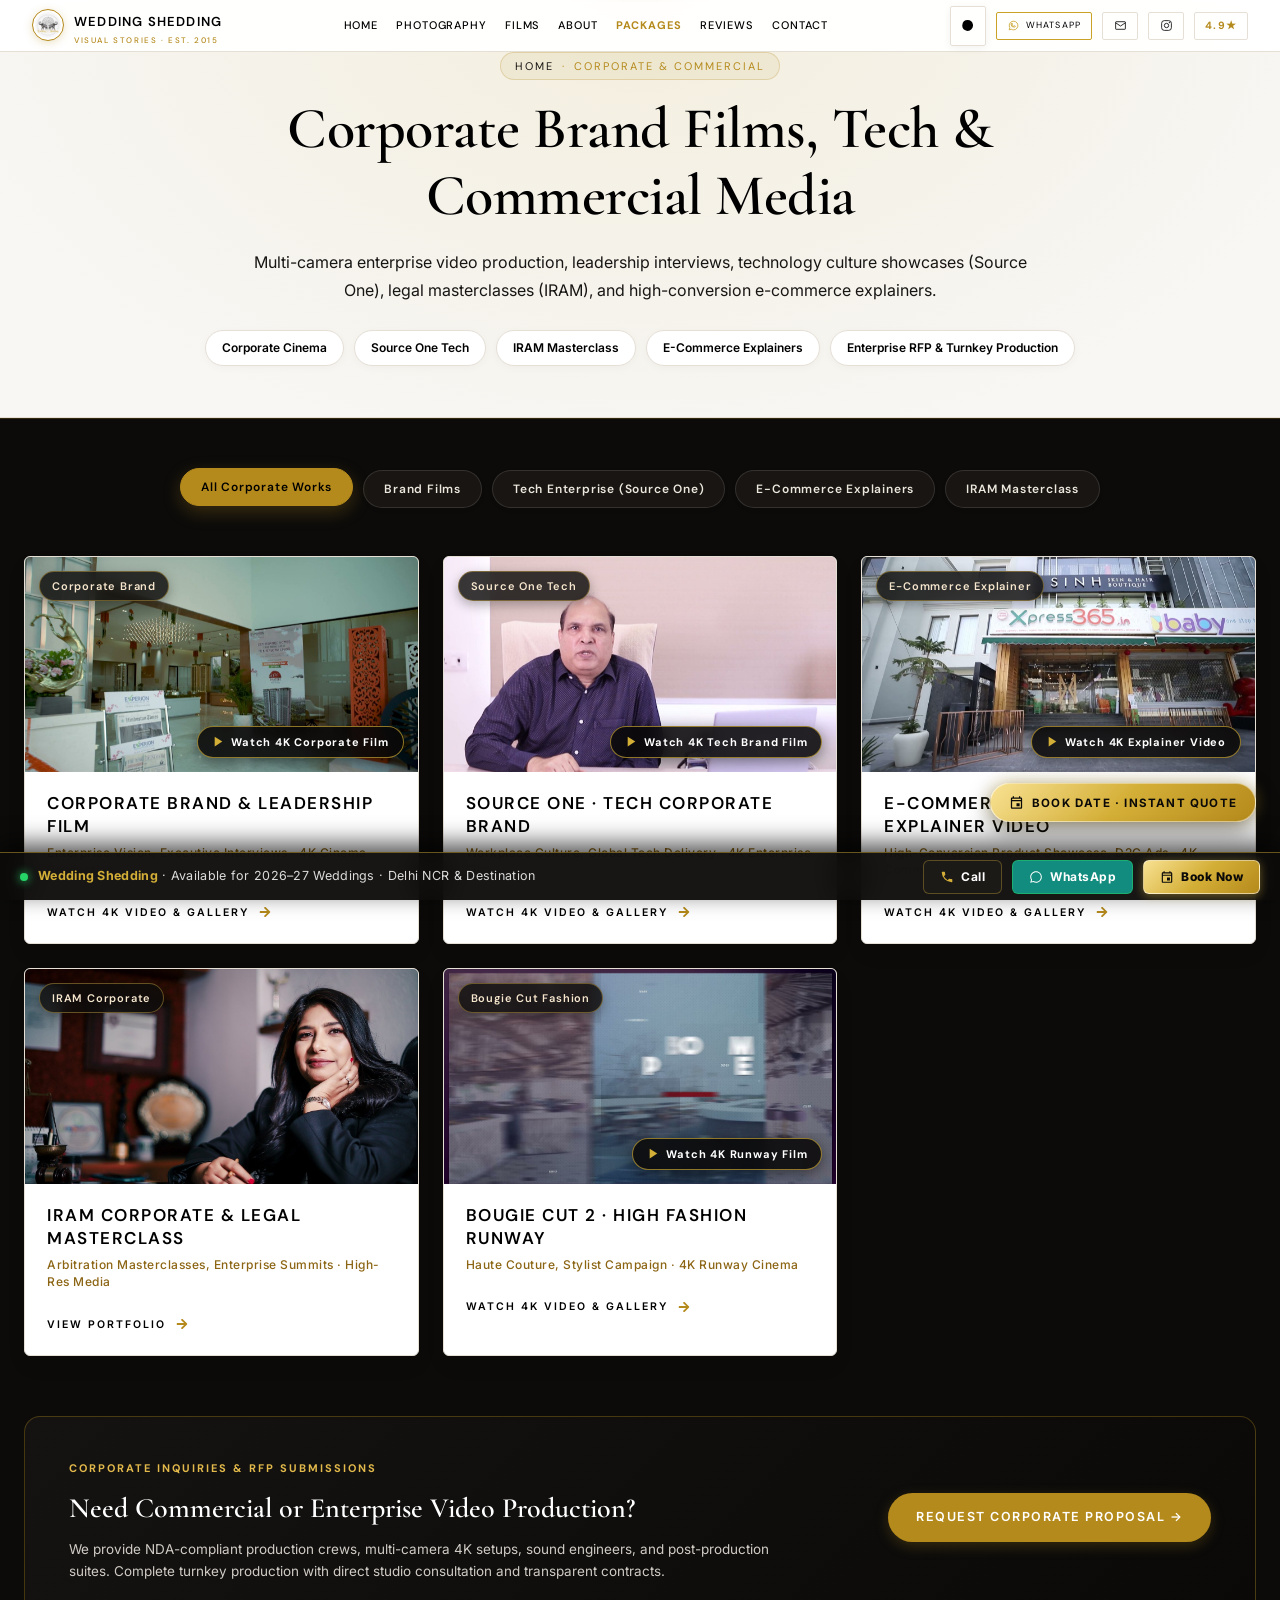
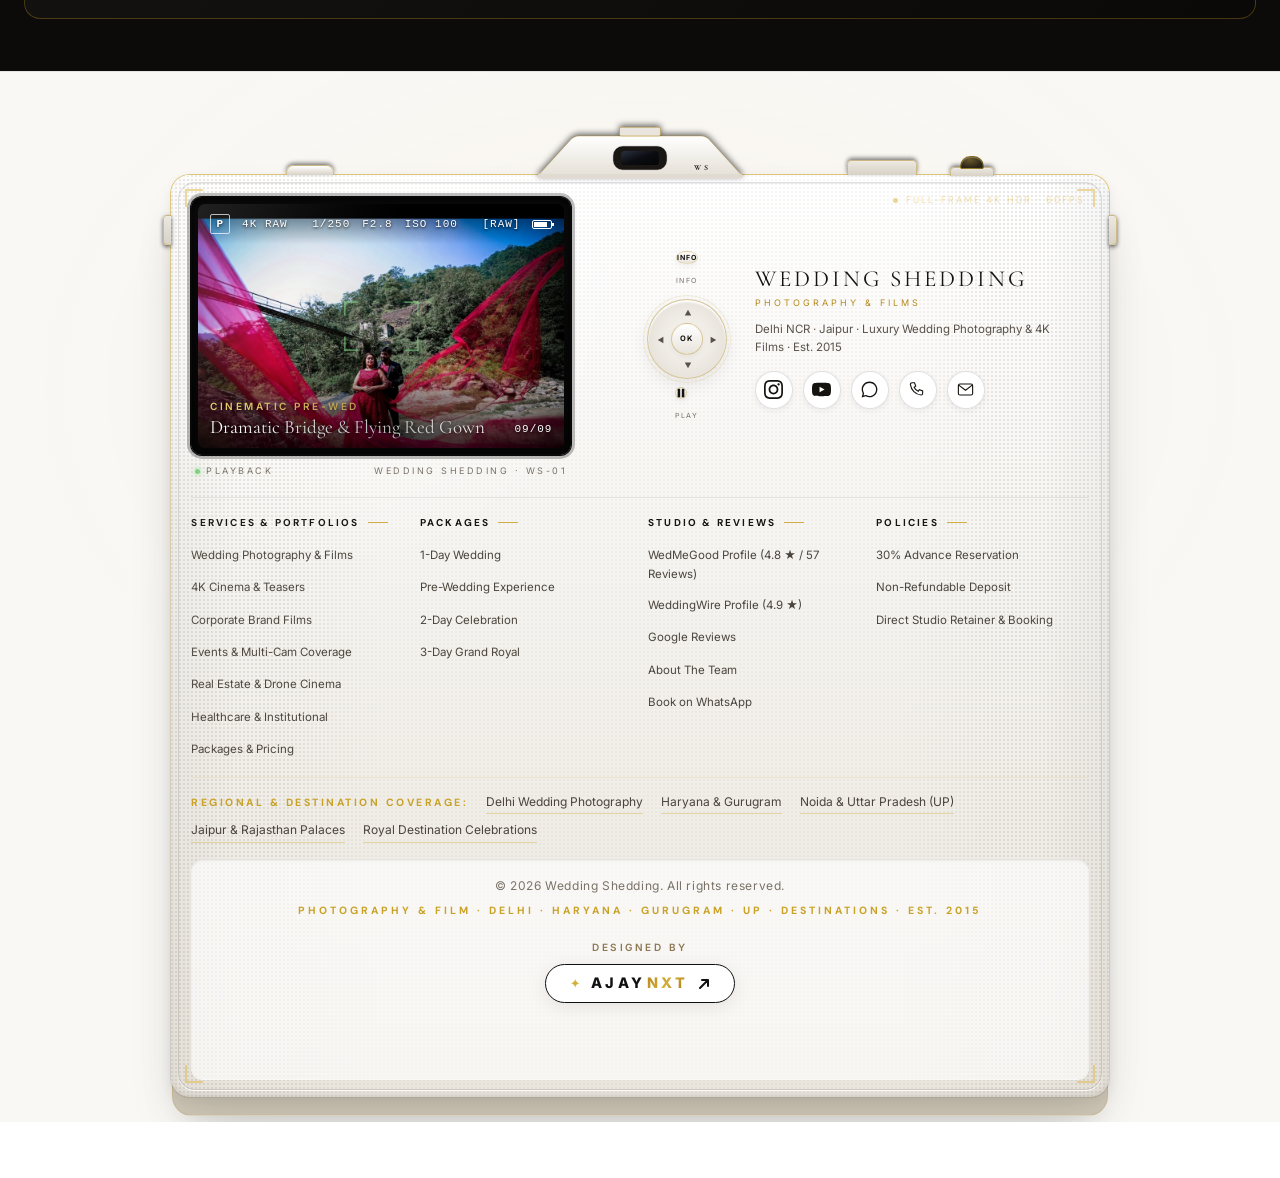
<file: corporate.html>
<!DOCTYPE html>
<html lang="en-IN">
<head>
  <!-- Google tag (gtag.js) -->
  <script async src="https://www.googletagmanager.com/gtag/js?id=G-HC5508FNHJ"></script>
  <script>
    window.dataLayer = window.dataLayer || [];
    function gtag(){dataLayer.push(arguments);}
    gtag('js', new Date());

    gtag('config', 'G-HC5508FNHJ');
  </script>

  <meta charset="UTF-8">
  <meta name="viewport" content="width=device-width, initial-scale=1.0, maximum-scale=5.0, viewport-fit=cover">

  <!-- Meta Pixel Code -->
  <script>
  !function(f,b,e,v,n,t,s)
  {if(f.fbq)return;n=f.fbq=function(){n.callMethod?
  n.callMethod.apply(n,arguments):n.queue.push(arguments)};
  if(!f._fbq)f._fbq=n;n.push=n;n.loaded=!0;n.version='2.0';
  n.queue=[];t=b.createElement(e);t.async=!0;
  t.src=v;s=b.getElementsByTagName(e)[0];
  s.parentNode.insertBefore(t,s)}(window, document,'script',
  'https://connect.facebook.net/en_US/fbevents.js');
  fbq('init', '1101168519325335');
  fbq('track', 'PageView');
  </script>
  
  <!-- End Meta Pixel Code -->
  <title>Corporate Brand Films &amp; Commercial Shoots | Delhi NCR</title>
  <meta name="description" content="Corporate brand films, company profiles, executive interviews and commercial video production across Delhi NCR by Wedding Shedding.">
  <link rel="canonical" href="https://weddingshedding.in/corporate.html">
  <meta name="google-site-verification" content="yIkZlTq9istiy4zY-IwjsDpJom8qskt7l591G9nEr64">
  <meta name="p:domain_verify" content="9de3448f8d0cce7dc41e483d0ee1960b"/>
  <meta name="robots" content="index, follow, max-image-preview:large">
  <meta property="og:type" content="website">
  <meta property="og:site_name" content="Wedding Shedding">
  <meta property="og:title" content="Corporate Brand Films &amp; Commercial Shoots | Delhi NCR">
  <meta property="og:description" content="Corporate brand films, company profiles, executive interviews and commercial video production across Delhi NCR by Wedding Shedding.">
  <meta property="og:url" content="https://weddingshedding.in/corporate.html">
  <meta property="og:image" content="https://weddingshedding.in/assets/images/ws_video_corporate.jpg?v=3">
  <meta property="og:image:alt" content="Corporate video production and brand films by Wedding Shedding.">
  <link rel="preconnect" href="https://fonts.googleapis.com">
  <link rel="preconnect" href="https://fonts.gstatic.com" crossorigin>
  <link rel="stylesheet" href="https://fonts.googleapis.com/css2?family=Alex+Brush&amp;family=Caveat:wght@400;600;700&amp;family=Great+Vibes&amp;family=Cormorant+Garamond:ital,wght@0,300;0,400;0,500;0,600;0,700;1,300;1,400;1,600&amp;family=DM+Sans:ital,opsz,wght@0,9..40,100..1000;1,9..40,100..1000&amp;family=Inter:wght@300;400;500;600;700&amp;family=Playfair+Display:ital,wght@0,400..900;1,400..900&amp;family=Syne:wght@400..800&amp;display=swap">
  <link rel="stylesheet" href="assets/css/style.css?v=12">
  <link rel="icon" type="image/png" href="assets/images/ws_logo.png?v=3">

  <!-- Schema.org Structured Data -->
  <script type="application/ld+json">
{
  "@context": "https://schema.org",
  "@graph": [
    {
      "@type": "BreadcrumbList",
      "itemListElement": [
        {
          "@type": "ListItem",
          "position": 1,
          "name": "Home",
          "item": "https://weddingshedding.in/"
        },
        {
          "@type": "ListItem",
          "position": 2,
          "name": "Corporate & Commercial Media",
          "item": "https://weddingshedding.in/corporate.html"
        }
      ]
    },
    {
      "@type": "LocalBusiness",
      "@id": "https://weddingshedding.in/#business",
      "name": "Wedding Shedding - Corporate & Commercial Media",
      "url": "https://weddingshedding.in/corporate.html",
      "image": "https://weddingshedding.in/assets/images/ws_video_corporate.jpg",
      "telephone": "+917503550936",
      "email": "weddingshedding.india@gmail.com",
      "priceRange": "₹₹₹",
      "address": {
        "@type": "PostalAddress",
        "streetAddress": "Gali NO 01, near Lance Ford School, Sunil Colony, Parshuram Enclave",
        "addressLocality": "Burari, Delhi",
        "postalCode": "110084",
        "addressCountry": "IN"
      },
      "areaServed": [
        "Delhi",
        "Haryana",
        "Gurugram",
        "Faridabad",
        "Uttar Pradesh",
        "Noida",
        "Greater Noida",
        "Ghaziabad",
        "Delhi NCR",
        "Bengaluru",
        "Mumbai",
        "India"
      ],
      "description": "Multi-camera enterprise video production, leadership interviews, technology workplace showcases, and commercial product explainers."
    },
    {
      "@type": "VideoObject",
      "name": "Corporate Brand & Leadership Film 4K Cinema",
      "description": "Enterprise vision, executive leadership interviews, and brand culture film by Wedding Shedding.",
      "thumbnailUrl": "https://weddingshedding.in/assets/images/ws_video_corporate.jpg",
      "uploadDate": "2024-02-15",
      "contentUrl": "https://drive.google.com/file/d/1yxzlKQ0uS81pbwml0b7CaD42nQ6mw_p_/preview",
      "embedUrl": "https://drive.google.com/file/d/1yxzlKQ0uS81pbwml0b7CaD42nQ6mw_p_/preview"
    },
    {
      "@type": "VideoObject",
      "name": "Source One Tech Corporate Enterprise Film",
      "description": "Workplace culture and global technology delivery documentary for Source One by Wedding Shedding.",
      "thumbnailUrl": "https://weddingshedding.in/assets/images/ws_video_sourceone.jpg",
      "uploadDate": "2024-01-20",
      "contentUrl": "https://drive.google.com/file/d/1VrN7bfzPDa7rP6Dagmwodr6ShQZrJxtf/preview",
      "embedUrl": "https://drive.google.com/file/d/1VrN7bfzPDa7rP6Dagmwodr6ShQZrJxtf/preview"
    }
  ]
}
  </script>
  <meta property="og:locale" content="en_IN">
  <meta name="twitter:card" content="summary_large_image">
  <meta name="twitter:url" content="https://weddingshedding.in/corporate.html">
  <meta name="twitter:title" content="Corporate Brand Films &amp; Commercial Shoots | Delhi NCR">
  <meta name="twitter:description" content="Corporate brand films, company profiles, executive interviews and commercial video production across Delhi NCR by Wedding Shedding.">
  <meta name="twitter:image" content="https://weddingshedding.in/assets/images/ws_video_corporate.jpg?v=3">
</head>
<body>
<noscript><img height="1" width="1" style="display:none" alt="" aria-hidden="true"
  src="https://www.facebook.com/tr?id=1101168519325335&ev=PageView&noscript=1"
  /></noscript>
  <!-- Wedding Shedding Magnetic Cursor -->
  <div class="nk-cursor-dot" id="nkCursorDot" aria-hidden="true"></div>
  <div class="nk-cursor-ring" id="nkCursorRing" aria-hidden="true"></div>

  <!-- SITE HEADER (WEDDING SHEDDING DUAL LUXURY BAR) -->
  <header class="site-header" id="nk-site-header">
    <div class="header-container">
      <!-- Mobile Left Burger -->
      <button class="mobile-menu-toggle nk-burger" aria-label="Open Menu">
        <span></span><span></span><span></span>
      </button>

      <!-- Center / Left Brand Logo -->
      <a href="/" class="site-logo" aria-label="Wedding Shedding">
        <div style="display:flex;align-items:center;gap:10px;">
          <img src="assets/images/ws_logo_light.png?v=3" alt="Wedding Shedding Logo" class="ws-logo-light" style="width:32px;height:32px;border-radius:50%;border:1.5px solid var(--g);box-shadow:0 2px 8px rgba(181,138,28,0.25);background:#FFFFFF;padding:2px;">
          <img src="assets/images/ws_logo_dark.png?v=3" alt="Wedding Shedding Logo" class="ws-logo-dark" style="width:32px;height:32px;border-radius:50%;border:1.5px solid var(--g);box-shadow:0 2px 10px rgba(0,0,0,0.6);background:#1A1715;padding:2px;">
          <div>
            <span class="brand-title">Wedding Shedding</span>
            <span class="brand-sub">Visual Stories &middot; Est. 2015</span>
          </div>
        </div>
      </a>

      <!-- Desktop Navigation -->
      <nav class="main-nav" aria-label="Main Navigation">
        <div class="nav-item">
          <a href="/" class="nav-link">Home</a>
        </div>
        <div class="nav-item">
          <a href="weddings.html" class="nav-link">Photography</a>
        </div>
        <div class="nav-item">
          <a href="https://www.youtube.com/@weddingshedding2308/videos" target="_blank" rel="noopener" class="nav-link">Films</a>
        </div>
        <div class="nav-item">
          <a href="/#about" class="nav-link">About</a>
        </div>
        <div class="nav-item">
          <a href="/#packages" class="nav-link" style="color:var(--g);font-weight:700;">Packages</a>
        </div>
        <div class="nav-item">
          <a href="/#reviews" class="nav-link">Reviews</a>
        </div>
        <div class="nav-item">
          <a href="/#contact" class="nav-link">Contact</a>
        </div>
      </nav>

      <!-- Action Buttons (Wedding Shedding CTAs) -->
      <div class="header-actions nk-hdr-right">
        <!-- Theme Mode Switcher -->
        <button id="themeToggleBtn" class="theme-toggle-btn nk-hdr-btn" type="button" aria-label="Toggle White or Black Mode" title="Toggle White or Black Mode" style="width:36px;padding:0;">
          <svg class="sun-icon" viewBox="0 0 24 24"><path d="M12 7c-2.76 0-5 2.24-5 5s2.24 5 5 5 5-2.24 5-5-2.24-5-5-5zM2 13h2c.55 0 1-.45 1-1s-.45-1-1-1H2c-.55 0-1 .45-1 1s.45 1 1 1zm18 0h2c.55 0 1-.45 1-1s-.45-1-1-1h-2c-.55 0-1 .45-1 1s.45 1 1 1zM11 2v2c0 .55.45 1 1 1s1-.45 1-1V2c0-.55-.45-1-1-1s-1 .45-1 1zm0 18v2c0 .55.45 1 1 1s1-.45 1-1v-2c0-.55-.45-1-1-1s-1 .45-1 1zM5.99 4.58c-.39-.39-1.03-.39-1.41 0s-.39 1.03 0 1.41l1.06 1.06c.39.39 1.03.39 1.41 0s.39-1.03 0-1.41L5.99 4.58zm12.37 12.37c-.39-.39-1.03-.39-1.41 0s-.39 1.03 0 1.41l1.06 1.06c.39.39 1.03.39 1.41 0s.39-1.03 0-1.41l-1.06-1.06zm1.06-10.96c.39-.39.39-1.03 0-1.41s-1.03-.39-1.41 0l-1.06 1.06c-.39.39-.39 1.03 0 1.41s1.03.39 1.41 0l1.06-1.06zM7.05 18.36l-1.06 1.06c-.39.39-.39 1.03 0 1.41s1.03.39 1.41 0l1.06-1.06c.39-.39.39-1.03 0-1.41s-1.02-.39-1.41 0z"/></svg>
          <svg class="moon-icon" viewBox="0 0 24 24"><path d="M12.3 2a10 10 0 0 0-1.9 19.8 10 10 0 0 0 11.6-11.6A10 10 0 0 0 12.3 2z"/></svg>
        </button>

        <!-- WhatsApp Button -->
        <a class="nk-hdr-btn is-wa" href="https://wa.me/917503550936?text=Hi%20Wedding%20Shedding%2C%20I%20found%20you%20through%20your%20website." target="_blank" rel="noopener">
          <svg viewBox="0 0 24 24" fill="none" stroke="currentColor" stroke-width="1.5" aria-hidden="true"><path d="M4 20l1.3-3.8A8 8 0 1 1 12 20a8 8 0 0 1-4.2-1.2z"/><path d="M9 9.5c.3 1.8 1.7 3.3 3.5 4l1-1 2 .8c-.2 1-1 1.7-2 1.7A5.5 5.5 0 0 1 7.5 9.5c0-1 .7-1.8 1.7-2l.8 2z"/></svg>
          <span class="lbl-long">Chat on WhatsApp</span>
          <span class="lbl-short">WhatsApp</span>
        </a>

        <!-- Email Button -->
        <a class="nk-hdr-btn is-mail" href="mailto:weddingshedding.india@gmail.com" aria-label="Email Wedding Shedding">
          <svg viewBox="0 0 24 24" fill="none" stroke="currentColor" stroke-width="1.5" aria-hidden="true"><rect x="3" y="5" width="18" height="14" rx="1"/><path d="M3 7l9 6 9-6"/></svg>
          <span class="lbl">Email</span>
        </a>

        <!-- Instagram Button -->
        <a class="nk-hdr-btn is-ig" href="https://www.instagram.com/weddingshedding_0" target="_blank" rel="noopener" aria-label="Wedding Shedding on Instagram">
          <svg viewBox="0 0 24 24" fill="none" stroke="currentColor" stroke-width="1.5" aria-hidden="true"><rect x="3" y="3" width="18" height="18" rx="5"/><circle cx="12" cy="12" r="4"/><circle cx="17.5" cy="6.5" r="0.6" fill="currentColor"/></svg>
        </a>

        <!-- Award Badge -->
        <a href="https://www.weddingwire.in/wedding-photographers/wedding-shedding--e385150" target="_blank" rel="noopener" class="nk-hdr-btn" title="WeddingWire 4.9 Rating &amp; Award Winner" aria-label="WeddingWire Profile" style="padding:0 10px;">
          <span style="font-size:10.5px;font-weight:700;color:var(--g);">4.9★</span>
        </a>
      </div>

      <!-- Mobile WhatsApp Icon -->
      <a class="nk-hdr-wa" href="https://wa.me/917503550936?text=Hi%20Wedding%20Shedding%2C%20I%20found%20you%20through%20your%20website." target="_blank" rel="noopener" aria-label="Message Wedding Shedding on WhatsApp">
        <svg viewBox="0 0 24 24" fill="none" stroke="currentColor" stroke-width="1.5" aria-hidden="true"><path d="M4 20l1.3-3.8A8 8 0 1 1 12 20a8 8 0 0 1-4.2-1.2z"/><path d="M9 9.5c.3 1.8 1.7 3.3 3.5 4l1-1 2 .8c-.2 1-1 1.7-2 1.7A5.5 5.5 0 0 1 7.5 9.5c0-1 .7-1.8 1.7-2l.8 2z"/></svg>
      </a>
    </div>
  </header>

  <!-- Mobile Drawer -->
  <aside class="mobile-drawer" aria-label="Mobile Menu">
    <div class="mobile-drawer-header">
      <div style="display:flex;align-items:center;gap:10px;">
        <img src="assets/images/ws_logo_light.png?v=3" alt="Wedding Shedding" class="ws-logo-light" style="width:36px;height:36px;border-radius:50%;border:1px solid var(--g);background:#FFFFFF;padding:2px;">
        <img src="assets/images/ws_logo_dark.png?v=3" alt="Wedding Shedding" class="ws-logo-dark" style="width:36px;height:36px;border-radius:50%;border:1px solid var(--g);background:#1A1715;padding:2px;">
        <span class="brand-title">Wedding Shedding</span>
      </div>
      <div style="display:flex;align-items:center;gap:8px;">
        <button id="themeToggleBtnMobile" class="theme-toggle-btn" type="button" aria-label="Toggle White or Black Mode" style="width:34px;height:34px;">
          <svg class="sun-icon" viewBox="0 0 24 24"><path d="M12 7c-2.76 0-5 2.24-5 5s2.24 5 5 5 5-2.24 5-5-2.24-5-5-5zM2 13h2c.55 0 1-.45 1-1s-.45-1-1-1H2c-.55 0-1 .45-1 1s.45 1 1 1zm18 0h2c.55 0 1-.45 1-1s-.45-1-1-1h-2c-.55 0-1 .45-1 1s.45 1 1 1zM11 2v2c0 .55.45 1 1 1s1-.45 1-1V2c0-.55-.45-1-1-1s-1 .45-1 1zm0 18v2c0 .55.45 1 1 1s1-.45 1-1v-2c0-.55-.45-1-1-1s-1 .45-1 1zM5.99 4.58c-.39-.39-1.03-.39-1.41 0s-.39 1.03 0 1.41l1.06 1.06c.39.39 1.03.39 1.41 0s.39-1.03 0-1.41L5.99 4.58zm12.37 12.37c-.39-.39-1.03-.39-1.41 0s-.39 1.03 0 1.41l1.06 1.06c.39.39 1.03.39 1.41 0s.39-1.03 0-1.41l-1.06-1.06zm1.06-10.96c.39-.39.39-1.03 0-1.41s-1.03-.39-1.41 0l-1.06 1.06c-.39.39-.39 1.03 0 1.41s1.03.39 1.41 0l1.06-1.06zM7.05 18.36l-1.06 1.06c-.39.39-.39 1.03 0 1.41s1.03.39 1.41 0l1.06-1.06c.39-.39.39-1.03 0-1.41s-1.02-.39-1.41 0z"/></svg>
          <svg class="moon-icon" viewBox="0 0 24 24"><path d="M12.3 2a10 10 0 0 0-1.9 19.8 10 10 0 0 0 11.6-11.6A10 10 0 0 0 12.3 2z"/></svg>
        </button>
        <button class="mobile-drawer-close" aria-label="Close Menu">&times;</button>
      </div>
    </div>
        <ul class="mobile-nav-list">
      <li class="mobile-nav-item"><a href="/">Home</a></li>
      <li class="mobile-nav-item"><a href="weddings.html">Photography</a></li>
      <li class="mobile-nav-item"><a href="https://www.youtube.com/@weddingshedding2308/videos" target="_blank" rel="noopener">Films</a></li>
      <li class="mobile-nav-item"><a href="/#about">About</a></li>
      <li class="mobile-nav-item"><a href="/#packages" style="color:var(--g);font-weight:700;">Packages</a></li>
      <li class="mobile-nav-item"><a href="/#reviews">Reviews</a></li>
      <li class="mobile-nav-item"><a href="/#contact">Contact</a></li>
    </ul>
  </aside>


  <!-- SUBPAGE HERO -->
  <section class="subpage-hero">
    <div class="subpage-hero-inner nkx-rv">
      <div class="subpage-breadcrumb">
        <a href="/">Home</a> &middot; <span>Corporate &amp; Commercial</span>
      </div>
      <h1 class="subpage-title">Corporate Brand Films, Tech &amp; Commercial Media</h1>
      <p class="subpage-desc">Multi-camera enterprise video production, leadership interviews, technology culture showcases (Source One), legal masterclasses (IRAM), and high-conversion e-commerce explainers.</p>
      <div class="subpage-pills">
        <span class="subpage-pill">Corporate Cinema</span>
        <span class="subpage-pill">Source One Tech</span>
        <span class="subpage-pill">IRAM Masterclass</span>
        <span class="subpage-pill">E-Commerce Explainers</span>
        <span class="subpage-pill">Enterprise RFP &amp; Turnkey Production</span>
      </div>
    </div>
  </section>

  <!-- PORTFOLIO SECTION -->
  <section class="nk-projects-section" style="padding-top: 50px;">
    <!-- Filter Tabs -->
    <div class="portfolio-filter-bar nkx-rv" role="tablist">
      <button class="portfolio-filter-btn is-active" data-filter="all" role="tab" aria-selected="true">All Corporate Works</button>
      <button class="portfolio-filter-btn" data-filter="brand" role="tab" aria-selected="false">Brand Films</button>
      <button class="portfolio-filter-btn" data-filter="tech" role="tab" aria-selected="false">Tech Enterprise (Source One)</button>
      <button class="portfolio-filter-btn" data-filter="commercial" role="tab" aria-selected="false">E-Commerce Explainers</button>
      <button class="portfolio-filter-btn" data-filter="iram" role="tab" aria-selected="false">IRAM Masterclass</button>
    </div>

    <!-- Grid -->
    <div class="projects-grid">
      <!-- Project: Corporate Brand &amp; Leadership Film -->
      <div class="project-card nkx-rv" data-category="brand" data-project="corporate-shoot">
        <div class="project-card-img">
          <img src="assets/images/ws_video_corporate.jpg?v=3" alt="Corporate Brand &amp; Leadership Film by Wedding Shedding" loading="lazy">
          <span class="project-card-tag">Corporate Brand</span>
          <div class="card-video-pill">
            <svg viewBox="0 0 24 24" width="13" height="13" fill="#D4AF37"><polygon points="5 3 19 12 5 21 5 3"></polygon></svg>
            Watch 4K Corporate Film
          </div>
        </div>
        <div class="project-card-content">
          <h3 class="project-card-title">Corporate Brand &amp; Leadership Film</h3>
          <p class="project-card-sub">Enterprise Vision, Executive Interviews &middot; 4K Cinema Production</p>
          <div class="project-btn-wrap">
            <span class="btn-view-project">
              Watch 4K Video &amp; Gallery
              <svg viewBox="0 0 448 512"><path d="M190.5 66.9l22.2-22.2c9.4-9.4 24.6-9.4 33.9 0L441 239c9.4 9.4 9.4 24.6 0 33.9L246.6 467.3c-9.4 9.4-24.6 9.4-33.9 0l-22.2-22.2c-9.5-9.5-9.3-25 .4-34.3L311.4 296H24c-13.3 0-24-10.7-24-24v-32c0-13.3 10.7-24 24-24h287.4L190.9 101.2c-9.8-9.3-10-24.8-.4-34.3z"/></svg>
            </span>
          </div>
        </div>
      </div>

      <!-- Project: Source One &middot; Tech Corporate Brand -->
      <div class="project-card nkx-rv" data-category="tech" data-project="source-one-corporate">
        <div class="project-card-img">
          <img src="assets/images/ws_video_sourceone.jpg?v=3" alt="Source One &middot; Tech Corporate Brand by Wedding Shedding" loading="lazy">
          <span class="project-card-tag">Source One Tech</span>
          <div class="card-video-pill">
            <svg viewBox="0 0 24 24" width="13" height="13" fill="#D4AF37"><polygon points="5 3 19 12 5 21 5 3"></polygon></svg>
            Watch 4K Tech Brand Film
          </div>
        </div>
        <div class="project-card-content">
          <h3 class="project-card-title">Source One &middot; Tech Corporate Brand</h3>
          <p class="project-card-sub">Workplace Culture, Global Tech Delivery &middot; 4K Enterprise Film</p>
          <div class="project-btn-wrap">
            <span class="btn-view-project">
              Watch 4K Video &amp; Gallery
              <svg viewBox="0 0 448 512"><path d="M190.5 66.9l22.2-22.2c9.4-9.4 24.6-9.4 33.9 0L441 239c9.4 9.4 9.4 24.6 0 33.9L246.6 467.3c-9.4 9.4-24.6 9.4-33.9 0l-22.2-22.2c-9.5-9.5-9.3-25 .4-34.3L311.4 296H24c-13.3 0-24-10.7-24-24v-32c0-13.3 10.7-24 24-24h287.4L190.9 101.2c-9.8-9.3-10-24.8-.4-34.3z"/></svg>
            </span>
          </div>
        </div>
      </div>

      <!-- Project: E-Commerce Store &amp; D2C Explainer Video -->
      <div class="project-card nkx-rv" data-category="commercial" data-project="ecommerce-explainer">
        <div class="project-card-img">
          <img src="assets/images/ws_video_ecommerce.jpg?v=3" alt="E-Commerce Store &amp; D2C Explainer Video by Wedding Shedding" loading="lazy">
          <span class="project-card-tag">E-Commerce Explainer</span>
          <div class="card-video-pill">
            <svg viewBox="0 0 24 24" width="13" height="13" fill="#D4AF37"><polygon points="5 3 19 12 5 21 5 3"></polygon></svg>
            Watch 4K Explainer Video
          </div>
        </div>
        <div class="project-card-content">
          <h3 class="project-card-title">E-Commerce Store &amp; D2C Explainer Video</h3>
          <p class="project-card-sub">High-Conversion Product Showcase, D2C Ads &middot; 4K Commercial</p>
          <div class="project-btn-wrap">
            <span class="btn-view-project">
              Watch 4K Video &amp; Gallery
              <svg viewBox="0 0 448 512"><path d="M190.5 66.9l22.2-22.2c9.4-9.4 24.6-9.4 33.9 0L441 239c9.4 9.4 9.4 24.6 0 33.9L246.6 467.3c-9.4 9.4-24.6 9.4-33.9 0l-22.2-22.2c-9.5-9.5-9.3-25 .4-34.3L311.4 296H24c-13.3 0-24-10.7-24-24v-32c0-13.3 10.7-24 24-24h287.4L190.9 101.2c-9.8-9.3-10-24.8-.4-34.3z"/></svg>
            </span>
          </div>
        </div>
      </div>

      <!-- Project: IRAM Corporate &amp; Legal Masterclass -->
      <div class="project-card nkx-rv" data-category="iram" data-project="iram-corporate">
        <div class="project-card-img">
          <img src="assets/images/ws_corp_01.jpg?v=3" alt="Advocate IRAM Corporate &amp; Legal Masterclass by Wedding Shedding" loading="lazy">
          <span class="project-card-tag">IRAM Corporate</span>
          
        </div>
        <div class="project-card-content">
          <h3 class="project-card-title">IRAM Corporate &amp; Legal Masterclass</h3>
          <p class="project-card-sub">Arbitration Masterclasses, Enterprise Summits &middot; High-Res Media</p>
          <div class="project-btn-wrap">
            <span class="btn-view-project">
              View Portfolio
              <svg viewBox="0 0 448 512"><path d="M190.5 66.9l22.2-22.2c9.4-9.4 24.6-9.4 33.9 0L441 239c9.4 9.4 9.4 24.6 0 33.9L246.6 467.3c-9.4 9.4-24.6 9.4-33.9 0l-22.2-22.2c-9.5-9.5-9.3-25 .4-34.3L311.4 296H24c-13.3 0-24-10.7-24-24v-32c0-13.3 10.7-24 24-24h287.4L190.9 101.2c-9.8-9.3-10-24.8-.4-34.3z"/></svg>
            </span>
          </div>
        </div>
      </div>

      <!-- Project: Bougie Cut 2 &middot; High Fashion Runway -->
      <div class="project-card nkx-rv" data-category="brand" data-project="bougie-cut-fashion">
        <div class="project-card-img">
          <img src="assets/images/ws_video_bougie.jpg?v=3" alt="Bougie Cut 2 &middot; High Fashion Runway by Wedding Shedding" loading="lazy">
          <span class="project-card-tag">Bougie Cut Fashion</span>
          <div class="card-video-pill">
            <svg viewBox="0 0 24 24" width="13" height="13" fill="#D4AF37"><polygon points="5 3 19 12 5 21 5 3"></polygon></svg>
            Watch 4K Runway Film
          </div>
        </div>
        <div class="project-card-content">
          <h3 class="project-card-title">Bougie Cut 2 &middot; High Fashion Runway</h3>
          <p class="project-card-sub">Haute Couture, Stylist Campaign &middot; 4K Runway Cinema</p>
          <div class="project-btn-wrap">
            <span class="btn-view-project">
              Watch 4K Video &amp; Gallery
              <svg viewBox="0 0 448 512"><path d="M190.5 66.9l22.2-22.2c9.4-9.4 24.6-9.4 33.9 0L441 239c9.4 9.4 9.4 24.6 0 33.9L246.6 467.3c-9.4 9.4-24.6 9.4-33.9 0l-22.2-22.2c-9.5-9.5-9.3-25 .4-34.3L311.4 296H24c-13.3 0-24-10.7-24-24v-32c0-13.3 10.7-24 24-24h287.4L190.9 101.2c-9.8-9.3-10-24.8-.4-34.3z"/></svg>
            </span>
          </div>
        </div>
      </div>

    </div>

    <!-- Corporate RFP CTA -->
    <div class="client-drive-banner nkx-rv" style="max-width:1240px;margin:60px auto 0;background:linear-gradient(135deg, #141312 0%, #0A0908 100%);border:1px solid rgba(181,138,28,0.35);border-radius:16px;padding:36px clamp(20px, 4vw, 44px);display:flex;align-items:center;justify-content:space-between;gap:24px;flex-wrap:wrap;">
      <div style="max-width:720px;">
        <span style="display:inline-flex;align-items:center;gap:8px;font-family:var(--font-display);font-size:11px;font-weight:700;letter-spacing:2px;text-transform:uppercase;color:#E2B94A;margin-bottom:8px;">
          Corporate Inquiries &amp; RFP Submissions
        </span>
        <h3 style="font-family:var(--font-serif);font-size:clamp(20px, 2.2vw, 28px);font-weight:600;color:#FFFFFF;margin:0 0 8px 0;">Need Commercial or Enterprise Video Production?</h3>
        <p style="font-family:var(--font-sans);font-size:13.5px;color:#D0CCC5;line-height:1.6;margin:0;">We provide NDA-compliant production crews, multi-camera 4K setups, sound engineers, and post-production suites. Complete turnkey production with direct studio consultation and transparent contracts.</p>
      </div>
      <div style="display:flex;gap:14px;flex-wrap:wrap;">
        <a href="https://wa.me/917503550936?text=Hi%20Wedding%20Shedding,%20inquiring%20about%20Corporate%20Brand%20Film%20production." target="_blank" rel="noopener" class="btn-gold-solid" style="padding:14px 28px;border-radius:30px;font-size:12.5px;">
          Request Corporate Proposal &rarr;
        </a>
      </div>
    </div>
  </section>

  <!-- Project Modal & Lightbox Viewer -->
  <div class="nk-proj-modal" id="nkProjModal" hidden>
    <div class="nk-proj-modal__backdrop" data-proj-close></div>
    <div class="nk-proj-modal__panel" role="dialog" aria-modal="true">
      <div class="nk-proj-modal__bar">
        <div>
          <span class="nk-proj-modal__title" id="nkProjTitle">Media Showcase</span>
          <span class="nk-proj-modal__count"></span>
        </div>
        <div style="display:flex;align-items:center;gap:12px;">
          <button class="nk-proj-modal__close" data-proj-close aria-label="Close gallery">&times;</button>
        </div>
      </div>
      <div class="nk-proj-modal__grid"></div>
    </div>
  </div>

  <div class="nk-proj-viewer" id="nkProjViewer" hidden>
    <button class="nk-proj-viewer__close" data-proj-vclose aria-label="Close viewer">&times;</button>
    <button class="nk-proj-viewer__prev" aria-label="Previous image">&lsaquo;</button>
    <img src="[data-uri]" alt="Expanded portfolio view" class="nk-proj-viewer__img">
    <button class="nk-proj-viewer__next" aria-label="Next image">&rsaquo;</button>
    <div class="nk-proj-viewer__count"></div>
  </div>

    <!-- RETRO CAMERA FOOTER -->
  <footer class="nkf" id="nkf" aria-label="Site footer" data-init="1" style="--dur: 3000ms;">
    <div class="nkf__scene">
      <span class="nkf__depth" aria-hidden="true"></span>
      <div class="nkf__cam">
        <span class="nkf__inner" aria-hidden="true"></span>
        <!-- Camera Reticle Corner Marks (CAMRE WALE NISAN) -->
        <div class="nkf__corners" aria-hidden="true">
          <span class="tl"></span>
          <span class="tr"></span>
          <span class="bl"></span>
          <span class="br"></span>
        </div>
        <div class="nkf__spec-tag" aria-hidden="true">FULL-FRAME 4K HDR &middot; 60FPS</div>
        <!-- Top Plate with Vintage Viewfinder & Prism -->
        <div class="nkf__plate" aria-hidden="true">
          <svg class="nkf__hump" viewBox="0 0 260 56">
            <defs>
              <linearGradient id="nkfHump" x1="0" y1="0" x2="0" y2="1"><stop offset="0" stop-color="#2a2620"/><stop offset="1" stop-color="#1f1c17"/></linearGradient>
              <linearGradient id="nkfHumpLight" x1="0" y1="0" x2="0" y2="1"><stop offset="0" stop-color="#FFFFFF"/><stop offset="1" stop-color="#E5E0D6"/></linearGradient>
              <linearGradient id="nkfVF" x1="0" y1="0" x2="1" y2="1"><stop offset="0" stop-color="#2b3140"/><stop offset=".5" stop-color="#0b0d12"/><stop offset="1" stop-color="#050505"/></linearGradient>
            </defs>
            <path class="hb" d="M0 56 L40 12 Q45 5 53 5 H207 Q215 5 220 12 L260 56" />
            <rect class="cv" x="0.5" y="53.5" width="259" height="5" />
            <rect class="shoe" x="104" y="-6" width="52" height="11" rx="2" />
            <rect class="cup" x="96" y="18" width="68" height="30" rx="12" />
            <rect class="vf" x="106" y="24" width="48" height="18" rx="5" />
            <text class="brand" x="220" y="48" text-anchor="end">WS</text>
          </svg>
          <span class="nkf__lever"></span><span class="nkf__dial"></span><span class="nkf__shutter"><i></i></span>
          <span class="nkf__lug nkf__lug--l"></span><span class="nkf__lug nkf__lug--r"></span>
        </div>

        <!-- Camera LCD Screen & Controls -->
        <div class="nkf__main">
          <div class="nkf__screenwrap">
            <div class="nkf__screen" role="region" aria-roledescription="carousel" aria-label="Recent work playback" tabindex="0">
              <div class="nkf__glass">
                <!-- Slide 01: Bridal Portrait (Perfect Center Composition) -->
                <figure class="nkf__slide is-on" data-cat="Bridal Portrait" data-t="Sacred Elegance &amp; Polki Heirlooms">
                  <img src="assets/images/ws_photo-08.jpg" alt="Regal bride in sacred red veil and polki heirloom jewelry" loading="lazy" decoding="async">
                </figure>

                <!-- Slide 02: Royal Stage Mandap Decor & Couple -->
                <figure class="nkf__slide" data-cat="Royal Stage" data-t="Vedic Mandap &amp; Golden Throne">
                  <img src="assets/images/ws_photo-04.jpg" alt="Bride and groom on royal wedding stage surrounded by golden floral decor" loading="lazy" decoding="async">
                </figure>

                <!-- Slide 03: Royal Varmala Celebration Stage -->
                <figure class="nkf__slide" data-cat="Varmala Stage" data-t="Royal Floral Backdrop &amp; Celebration">
                  <img src="assets/images/ws_celebration_01.jpg" alt="Joyful wedding varmala stage celebration with golden floral backdrop by Wedding Shedding" loading="lazy" decoding="async">
                </figure>

                <!-- Slide 04: Candid Emotion & Laughter -->
                <figure class="nkf__slide" data-cat="Candid Joy" data-t="Unscripted Laughter &amp; Eternal Vows">
                  <img src="assets/images/ws_photo-09.jpg" alt="Joyful candid bride and groom laughing together" loading="lazy" decoding="async">
                </figure>

                <!-- Slide 05: Varmala & Kaleere Dance Celebration -->
                <figure class="nkf__slide" data-cat="Varmala &amp; Dance" data-t="Celebratory Kaleere Moments">
                  <img src="assets/images/ws_photo-02.jpg" alt="Groom and bride dancing joyfully with golden kaleere" loading="lazy" decoding="async">
                </figure>

                <!-- Slide 06: Pre-Wedding Classic Vintage Drive -->
                <figure class="nkf__slide" data-cat="Pre-Wedding" data-t="Classic Sunset &amp; Vintage Drive">
                  <img src="assets/images/ws_hero_vintage_car_couple.jpg" alt="Couple portrait with vintage sports car during sunset" loading="lazy" decoding="async">
                </figure>

                <!-- Slide 07: Bridal Entry & Floral Chandelier -->
                <figure class="nkf__slide" data-cat="Bridal Entry" data-t="Floral Chandelier &amp; Sacred Steps">
                  <img src="assets/images/ws_photo-03.jpg" alt="Bride in royal red lehenga entering under floral chandelier" loading="lazy" decoding="async">
                </figure>

                <!-- Slide 08: Warm Golden Bokeh Varmala Portrait -->
                <figure class="nkf__slide" data-cat="Vedic Vows" data-t="Golden Bokeh &amp; Varmala Glow">
                  <img src="assets/images/ws_photo-05.jpg" alt="Bride and groom in red turban and lehenga with warm golden bokeh" loading="lazy" decoding="async">
                </figure>

                <!-- Slide 09: Epic Dramatic Flying Gown Bridge -->
                <figure class="nkf__slide" data-cat="Cinematic Pre-Wed" data-t="Dramatic Bridge &amp; Flying Red Gown">
                  <img src="assets/images/ws_hero_flying_gown_bridge.jpg" alt="Pre-wedding couple on suspension bridge with dramatic flying red gown" loading="lazy" decoding="async">
                </figure>

                <!-- Camera Focus Bracket (4 corners) -->
                <div class="nkf__af lock" aria-hidden="true">
                  <i></i><i></i><i></i><i></i>
                </div>

                <!-- Camera HUD Overlays -->
                <div class="nkf__hud" aria-hidden="true">
                  <div class="nkf__hud-t">
                    <span><em class="nkf__mode" style="font-style:normal;font-weight:700;">P</em> <span class="nkf__hide-m">4K RAW</span></span>
                    <span><span>1/250</span><span>F2.8</span><span>ISO 100</span></span>
                    <span><span class="nkf__hide-m">[RAW]</span><span class="nkf__batt"></span></span>
                  </div>
                  <div class="nkf__hud-b">
                    <span class="nkf__cap"><b class="nkf__cat">Bridal Portrait</b><span class="nkf__ttl">Sacred Elegance &amp; Polki Heirlooms</span></span>
                    <span class="nkf__ctr">01/09</span>
                  </div>
                </div>
                <span class="nkf__prog" aria-hidden="true" style="display:none;"></span>
              </div>
            </div>
            <div class="nkf__screen-lbl" aria-hidden="true">
              <span class="nkf__led">Playback</span>
              <span>Wedding Shedding &middot; WS-01</span>
            </div>
          </div>

          <!-- D-Pad Navigation Controls -->
          <div class="nkf__ctrl">
            <div class="nkf__col"><button type="button" class="nkf__b nkf__sm nkf__info" aria-label="Toggle screen info" aria-pressed="true"><span>INFO</span></button><span class="nkf__cap-lbl" aria-hidden="true">Info</span></div>
            <div class="nkf__pad" role="group" aria-label="Browse photos">
              <button type="button" class="nkf__arr nkf__arr--u" aria-label="Previous photo"><svg viewBox="0 0 10 10"><path d="M5 1l4 7H1z"/></svg></button>
              <button type="button" class="nkf__arr nkf__arr--l" aria-label="Previous photo"><svg viewBox="0 0 10 10"><path d="M5 1l4 7H1z"/></svg></button>
              <button type="button" class="nkf__b nkf__ok" aria-label="Pause slideshow"><span>OK</span></button>
              <button type="button" class="nkf__arr nkf__arr--r" aria-label="Next photo"><svg viewBox="0 0 10 10"><path d="M5 1l4 7H1z"/></svg></button>
              <button type="button" class="nkf__arr nkf__arr--d" aria-label="Next photo"><svg viewBox="0 0 10 10"><path d="M5 1l4 7H1z"/></svg></button>
            </div>
            <div class="nkf__col"><button type="button" class="nkf__b nkf__sm nkf__play" aria-label="Pause slideshow"><svg class="i-pause" viewBox="0 0 12 12"><path d="M2 1h3v10H2zM7 1h3v10H7z"/></svg><svg class="i-play" viewBox="0 0 12 12" style="display:none"><path d="M3 1l8 5-8 5z"/></svg></button><span class="nkf__cap-lbl" aria-hidden="true">Play</span></div>
          </div>

          <!-- Brand Profile -->
          <div class="nkf__brand">
            <p class="nkf__name">Wedding Shedding</p>
            <p class="nkf__sub">Photography &amp; Films</p>
            <p class="nkf__tag">Delhi NCR &middot; Jaipur &middot; Luxury Wedding Photography &amp; 4K Films &middot; Est. 2015</p>
            <div class="nkf__icons">
              <a href="https://www.instagram.com/weddingshedding_0" target="_blank" rel="noopener" class="nkf__ic" aria-label="Instagram" title="Instagram"><svg class="fill" viewBox="0 0 24 24"><path d="M12 2.163c3.204 0 3.584.012 4.85.07 3.252.148 4.771 1.691 4.919 4.919.058 1.265.069 1.645.069 4.849 0 3.205-.012 3.584-.069 4.849-.149 3.225-1.664 4.771-4.919 4.919-1.266.058-1.644.07-4.85.07-3.204 0-3.584-.012-4.849-.07-3.26-.149-4.771-1.699-4.919-4.92-.058-1.265-.07-1.644-.07-4.849 0-3.204.013-3.583.07-4.849.149-3.227 1.664-4.771 4.919-4.919 1.266-.057 1.645-.069 4.849-.069zm0-2.163c-3.259 0-3.667.014-4.947.072-4.358.2-6.78 2.618-6.98 6.98-.059 1.281-.073 1.689-.073 4.948 0 3.259.014 3.668.072 4.948.2 4.358 2.618 6.78 6.98 6.98 1.281.058 1.689.072 4.948.072 3.259 0 3.668-.014 4.948-.072 4.354-.2 6.782-2.618 6.979-6.98.059-1.28.073-1.689.073-4.948 0-3.259-.014-3.667-.072-4.947-.196-4.354-2.617-6.78-6.979-6.98-1.281-.059-1.69-.073-4.949-.073zm0 5.838c-3.403 0-6.162 2.759-6.162 6.162s2.759 6.163 6.162 6.163 6.162-2.759 6.162-6.163c0-3.403-2.759-6.162-6.162-6.162zm0 10.162c-2.209 0-4-1.79-4-4 0-2.209 1.791-4 4-4s4 1.791 4 4c0 2.21-1.791 4-4 4zm6.406-11.845c-.796 0-1.441.645-1.441 1.44s.645 1.44 1.441 1.44c.795 0 1.439-.645 1.439-1.44s-.644-1.44-1.439-1.44z"/></svg></a>
              <a href="https://www.youtube.com/@weddingshedding2308" target="_blank" rel="noopener" class="nkf__ic" aria-label="YouTube" title="YouTube"><svg class="fill" viewBox="0 0 24 24"><path d="M23.498 6.186a3.016 3.016 0 0 0-2.122-2.136C19.505 3.545 12 3.545 12 3.545s-7.505 0-9.377.505A3.017 3.017 0 0 0 .502 6.186C0 8.07 0 12 0 12s0 3.93.502 5.814a3.016 3.016 0 0 0 2.122 2.136c1.871.505 9.376.505 9.376.505s7.505 0 9.377-.505a3.015 3.015 0 0 0 2.122-2.136C24 15.93 24 12 24 12s0-3.93-.502-5.814zM9.545 15.568V8.432L15.818 12l-6.273 3.568z"/></svg></a>
              <a href="https://wa.me/917503550936?text=Hi%20Wedding%20Shedding" target="_blank" rel="noopener" class="nkf__ic" aria-label="WhatsApp" title="WhatsApp"><svg class="fill" viewBox="0 0 24 24"><path d="M12.04 2C6.58 2 2.13 6.45 2.13 11.91c0 1.75.46 3.45 1.32 4.95L2.05 22l5.25-1.38a9.9 9.9 0 0 0 4.74 1.21h.01c5.46 0 9.91-4.45 9.91-9.91C21.96 6.45 17.5 2 12.04 2Zm0 18.15h-.01a8.23 8.23 0 0 1-4.19-1.15l-.3-.18-3.12.82.83-3.04-.2-.31a8.2 8.2 0 0 1-1.26-4.38c0-4.54 3.7-8.24 8.25-8.24a8.24 8.24 0 0 1 8.24 8.25c0 4.54-3.7 8.23-8.24 8.23Z"/></svg></a>
              <a href="tel:+917503550936" class="nkf__ic" aria-label="Call" title="Call"><svg viewBox="0 0 24 24"><path d="M5 3.5h3.2l1.6 4.2-2.1 1.4a11 11 0 0 0 5.2 5.2l1.4-2.1 4.2 1.6V17a2 2 0 0 1-2 2A15.5 15.5 0 0 1 3 5.5a2 2 0 0 1 2-2Z"/></svg></a>
              <a href="mailto:weddingshedding.india@gmail.com" class="nkf__ic" aria-label="Email" title="Email"><svg viewBox="0 0 24 24"><rect x="3" y="5" width="18" height="14" rx="2"/><path d="M3.5 6.5 12 13l8.5-6.5"/></svg></a>
            </div>
          </div>
        </div>

        <!-- Footer Menus -->
        <div class="nkf__menus">
          <div>
            <h3 class="nkf__h">Services &amp; Portfolios</h3>
            <ul class="nkf__menu">
              <li><a href="weddings.html">Wedding Photography &amp; Films <svg class="nkf__ar" viewBox="0 0 18 10"><path d="M0 5h16M12 1l4 4-4 4"/></svg></a></li>
              <li><a href="films.html">4K Cinema &amp; Teasers <svg class="nkf__ar" viewBox="0 0 18 10"><path d="M0 5h16M12 1l4 4-4 4"/></svg></a></li>
              <li><a href="corporate.html">Corporate Brand Films <svg class="nkf__ar" viewBox="0 0 18 10"><path d="M0 5h16M12 1l4 4-4 4"/></svg></a></li>
              <li><a href="events.html">Events &amp; Multi-Cam Coverage <svg class="nkf__ar" viewBox="0 0 18 10"><path d="M0 5h16M12 1l4 4-4 4"/></svg></a></li>
              <li><a href="real-estate.html">Real Estate &amp; Drone Cinema <svg class="nkf__ar" viewBox="0 0 18 10"><path d="M0 5h16M12 1l4 4-4 4"/></svg></a></li>
              <li><a href="healthcare-education.html">Healthcare &amp; Institutional <svg class="nkf__ar" viewBox="0 0 18 10"><path d="M0 5h16M12 1l4 4-4 4"/></svg></a></li>
              <li><a href="/#packages">Packages &amp; Pricing <svg class="nkf__ar" viewBox="0 0 18 10"><path d="M0 5h16M12 1l4 4-4 4"/></svg></a></li>
            </ul>
          </div>
          <div>
            <h3 class="nkf__h">Packages</h3>
            <ul class="nkf__menu">
              <li><a href="/#packages">1-Day Wedding <svg class="nkf__ar" viewBox="0 0 18 10"><path d="M0 5h16M12 1l4 4-4 4"/></svg></a></li>
              <li><a href="/#packages">Pre-Wedding Experience <svg class="nkf__ar" viewBox="0 0 18 10"><path d="M0 5h16M12 1l4 4-4 4"/></svg></a></li>
              <li><a href="/#packages">2-Day Celebration <svg class="nkf__ar" viewBox="0 0 18 10"><path d="M0 5h16M12 1l4 4-4 4"/></svg></a></li>
              <li><a href="/#packages">3-Day Grand Royal <svg class="nkf__ar" viewBox="0 0 18 10"><path d="M0 5h16M12 1l4 4-4 4"/></svg></a></li>
            </ul>
          </div>
          <div>
            <h3 class="nkf__h">Studio &amp; Reviews</h3>
            <ul class="nkf__menu">
              <li><a href="https://www.wedmegood.com/profile/Wedding-Shedding-506041/reviews" target="_blank" rel="noopener">WedMeGood Profile (4.8 ★ / 57 Reviews) <svg class="nkf__ar" viewBox="0 0 18 10"><path d="M0 5h16M12 1l4 4-4 4"/></svg></a></li>
              <li><a href="https://www.weddingwire.in/wedding-photographers/wedding-shedding--e385150" target="_blank" rel="noopener">WeddingWire Profile (4.9 ★) <svg class="nkf__ar" viewBox="0 0 18 10"><path d="M0 5h16M12 1l4 4-4 4"/></svg></a></li>
              <li><a href="https://g.page/r/CaNUqaPpp9tuEBM/review" target="_blank" rel="noopener">Google Reviews <svg class="nkf__ar" viewBox="0 0 18 10"><path d="M0 5h16M12 1l4 4-4 4"/></svg></a></li>
              <li><a href="/#about">About The Team <svg class="nkf__ar" viewBox="0 0 18 10"><path d="M0 5h16M12 1l4 4-4 4"/></svg></a></li>
              <li><a href="/#contact">Book on WhatsApp <svg class="nkf__ar" viewBox="0 0 18 10"><path d="M0 5h16M12 1l4 4-4 4"/></svg></a></li>
            </ul>
          </div>
          <div>
            <h3 class="nkf__h">Policies</h3>
            <ul class="nkf__menu">
              <li><a href="/#policies">30% Advance Reservation <svg class="nkf__ar" viewBox="0 0 18 10"><path d="M0 5h16M12 1l4 4-4 4"/></svg></a></li>
              <li><a href="/#policies">Non-Refundable Deposit <svg class="nkf__ar" viewBox="0 0 18 10"><path d="M0 5h16M12 1l4 4-4 4"/></svg></a></li>
              <li><a href="/#policies">Direct Studio Retainer &amp; Booking <svg class="nkf__ar" viewBox="0 0 18 10"><path d="M0 5h16M12 1l4 4-4 4"/></svg></a></li>
            </ul>
          </div>
        </div>

        <!-- Also Serving Regional Links -->
        <div class="nkf__areas">
          <span>REGIONAL &amp; DESTINATION COVERAGE:</span>
          <a href="delhi-ncr.html">Delhi Wedding Photography</a>
          <a href="delhi-ncr.html">Haryana &amp; Gurugram</a>
          <a href="delhi-ncr.html">Noida &amp; Uttar Pradesh (UP)</a>
          <a href="jaipur.html">Jaipur &amp; Rajasthan Palaces</a>
          <a href="weddings.html">Royal Destination Celebrations</a>
        </div>

        <!-- Footer Base with Golden AJAYNXT Brand -->
        <div class="nkf__base">
          <p class="nkf__copy">&copy; <span class="nkf__yr">2026</span> Wedding Shedding. All rights reserved.</p>
          <p class="nkf__model">PHOTOGRAPHY &amp; FILM &middot; DELHI &middot; HARYANA &middot; GURUGRAM &middot; UP &middot; DESTINATIONS &middot; EST. 2015</p>
          <div class="nkf__credits">
            <span class="nkf__credits-label">Designed by</span>
            <a href="https://ajaynxt.com" target="_blank" rel="noopener" class="nkf__ajaynxt" aria-label="Designed by AJAYNXT">
              <span class="ajaynxt-sparkle" aria-hidden="true">✦</span>
              <span class="ajaynxt-logo">AJAY<span class="ajaynxt-accent">NXT</span></span>
              <svg class="ajaynxt-arrow" viewBox="0 0 12 12" fill="none" stroke="currentColor" stroke-width="2" stroke-linecap="round" stroke-linejoin="round" aria-hidden="true"><path d="M2 10L10 2M10 2H4M10 2V8"/></svg>
            </a>
          </div>
        </div>
      </div>
    </div>
  </footer>

  <!-- ============================================================
       FLOATING ACTION DOCK: BACK-TO-TOP & QUICK INQUIRY
       ============================================================ -->
  <div class=nk-floating-dock id="nkFloatingDock" aria-label="Quick Actions">
    <button type="button" class="nk-float-inquiry-btn js-open-inquiry" aria-label="Book Date & Check Availability">
      <svg viewBox="0 0 24 24"><path d="M19 4h-1V2h-2v2H8V2H6v2H5c-1.11 0-1.99.9-1.99 2L3 20c0 1.1.89 2 2 2h14c1.1 0 2-.9 2-2V6c0-1.1-.9-2-2-2zm0 16H5V10h14v10zm0-12H5V6h14v2zm-7 5h5v5h-5z"/></svg>
      <span>Book Date &middot; Instant Quote</span>
    </button>
    <button type="button" class="nk-scroll-top" id="nkScrollTop" aria-label="Scroll to top of page" title="Back to top">
      <svg viewBox="0 0 24 24"><path d="M12 19V5M5 12l7-7 7 7"/></svg>
    </button>
  </div>

  <!-- ============================================================
       LUXURY INQUIRY & BOOKING MODAL
       ============================================================ -->
  <div class="nk-inquiry-modal" id="nkInquiryModal" hidden>
    <div class="nk-inquiry-modal__backdrop" data-inquiry-close></div>
    <div class="nk-inquiry-modal__dialog" role="dialog" aria-modal="true" aria-labelledby="nkInquiryTitle">
      <button type="button" class="nk-inquiry-modal__close" data-inquiry-close aria-label="Close inquiry dialog">&times;</button>
      
      <div class="nk-inquiry-header">
        <div class="nk-inquiry-badge">
          <span class="nk-inquiry-badge-dot"></span>
          <span>Fast Response &middot; Within 2 Hours</span>
        </div>
        <h3 class="nk-inquiry-title" id="nkInquiryTitle">Check Availability &amp; Get Instant Quote</h3>
        <p class="nk-inquiry-sub">Direct response from Sonu Kumar (Lead Cinematographer) &amp; our Burari Studio core team.</p>
      </div>

      <form class="nk-inquiry-form" id="nkInquiryForm">
        <div class="nk-form-row">
          <div class="nk-form-group">
            <label class="nk-form-label" for="inqName">Couple / Client Name <span class="req">*</span></label>
            <input type="text" id="inqName" name="name" class="nk-form-input" required placeholder="e.g. Rahul &amp; Priya">
          </div>
          <div class="nk-form-group">
            <label class="nk-form-label" for="inqPhone">Phone / WhatsApp <span class="req">*</span></label>
            <input type="tel" id="inqPhone" name="phone" class="nk-form-input" required placeholder="+91 98765 43210">
          </div>
        </div>

        <div class="nk-form-row">
          <div class="nk-form-group">
            <label class="nk-form-label" for="inqDate">Event / Wedding Date <span class="req">*</span></label>
            <input type="date" id="inqDate" name="date" class="nk-form-input" required>
          </div>
          <div class="nk-form-group">
            <label class="nk-form-label" for="inqCity">City &amp; Venue <span class="req">*</span></label>
            <input type="text" id="inqCity" name="city" class="nk-form-input" required placeholder="e.g. Delhi, Gurugram, Noida, Faridabad, Haryana, UP, Jaipur...">
          </div>
        </div>

        <div class="nk-form-group">
          <label class="nk-form-label">Services Required <span style="font-weight:400;text-transform:none;letter-spacing:0;color:var(--g);">(Select all that apply)</span></label>
          <div class="nk-service-pills">
            <label class="nk-service-pill is-selected">
              <input type="checkbox" name="services" value="Candid Wedding Photography" checked>
              <span>Candid Wedding Photography</span>
            </label>
            <label class="nk-service-pill is-selected">
              <input type="checkbox" name="services" value="4K Cinematic Wedding Films" checked>
              <span>4K Cinematic Wedding Films</span>
            </label>
            <label class="nk-service-pill">
              <input type="checkbox" name="services" value="Pre-Wedding Shoot & Film">
              <span>Pre-Wedding Shoot &amp; Film</span>
            </label>
            <label class="nk-service-pill">
              <input type="checkbox" name="services" value="Licensed 4K Drone Cinematography">
              <span>Licensed 4K Drone Cinematography</span>
            </label>
            <label class="nk-service-pill">
              <input type="checkbox" name="services" value="Haldi, Mehendi & Sangeet">
              <span>Haldi, Mehendi &amp; Sangeet</span>
            </label>
            <label class="nk-service-pill">
              <input type="checkbox" name="services" value="Engagement & Ring Ceremony">
              <span>Engagement &amp; Ring Ceremony</span>
            </label>
            <label class="nk-service-pill">
              <input type="checkbox" name="services" value="Traditional Photography & Video">
              <span>Traditional Photography &amp; Video</span>
            </label>
            <label class="nk-service-pill">
              <input type="checkbox" name="services" value="Cocktail & Grand Reception">
              <span>Cocktail &amp; Grand Reception</span>
            </label>
            <label class="nk-service-pill">
              <input type="checkbox" name="services" value="Royal Bridal & Groom Portraits">
              <span>Royal Bridal &amp; Groom Portraits</span>
            </label>
            <label class="nk-service-pill">
              <input type="checkbox" name="services" value="Heirloom Flush-Mount Photo Albums">
              <span>Heirloom Flush-Mount Albums</span>
            </label>
            <label class="nk-service-pill">
              <input type="checkbox" name="services" value="Complete 2-3 Day Wedding Package">
              <span>Complete 2&ndash;3 Day Wedding Package</span>
            </label>
            <label class="nk-service-pill">
              <input type="checkbox" name="services" value="Royal Destination Wedding Coverage">
              <span>Royal Destination Wedding</span>
            </label>
            <label class="nk-service-pill">
              <input type="checkbox" name="services" value="Haldi, Mehndi & Sangeet Festivities">
              <span>Haldi, Mehndi &amp; Sangeet</span>
            </label>
            <label class="nk-service-pill">
              <input type="checkbox" name="services" value="4K Drone Aerial Cinematography">
              <span>4K Drone Aerial Cinema</span>
            </label>
          </div>
        </div>

        <div class="nk-form-group">
          <label class="nk-form-label" for="inqNotes">Special Requests / Vision</label>
          <textarea id="inqNotes" name="notes" class="nk-form-textarea" placeholder="Share your vision, number of guests, venues, approximate timelines..."></textarea>
        </div>

        <div class="nk-inquiry-actions">
          <button type="submit" class="btn-submit-wa" id="inqSubmitWa">
            <svg viewBox="0 0 24 24"><path d="M12.04 2C6.58 2 2.13 6.45 2.13 11.91c0 1.75.46 3.45 1.32 4.95L2.05 22l5.25-1.38a9.9 9.9 0 0 0 4.74 1.21h.01c5.46 0 9.91-4.45 9.91-9.91C21.96 6.45 17.5 2 12.04 2Zm0 18.15h-.01a8.23 8.23 0 0 1-4.19-1.15l-.3-.18-3.12.82.83-3.04-.2-.31a8.2 8.2 0 0 1-1.26-4.38c0-4.54 3.7-8.24 8.25-8.24a8.24 8.24 0 0 1 8.24 8.25c0 4.54-3.7 8.23-8.24 8.23Z"/></svg>
            Send Inquiry via WhatsApp
          </button>
          <button type="button" class="btn-submit-mail" id="inqSubmitMail">
            <svg viewBox="0 0 24 24" style="width:15px;height:15px;fill:none;stroke:currentColor;stroke-width:2;"><rect x="3" y="5" width="18" height="14" rx="2"/><path d="M3.5 6.5 12 13l8.5-6.5"/></svg>
            Or Send via Email
          </button>
        </div>

        <div class="nk-inquiry-trust">
          <span>&check; 100% Privacy</span>
          <span>&middot;</span>
          <span>&check; No Spam Guarantee</span>
          <span>&middot;</span>
          <span>&check; 4.9&starf; Rated Studio</span>
          <span>&middot;</span>
          <span>&check; WeddingWire Award Winner</span>
        </div>
      </form>
    </div>
  </div>

  <script src="assets/js/main.js?v=13"></script>
  <!-- PERMANENT LOCKED QUICK ACTION BANNER (CALL · WHATSAPP · BOOK NOW) -->
  <nav class="mobile-bottom-bar" id="mobileBottomBar" aria-label="Quick Contact & Booking Bar">
    <div class="mob-brand-info">
      <span class="mob-brand-dot" aria-hidden="true"></span>
      <span class="mob-brand-text"><b>Wedding Shedding</b> &middot; Available for 2026–27 Weddings &middot; Delhi NCR &amp; Destination</span>
    </div>
    <div class="mob-actions-wrap">
      <a href="tel:+917503550936" class="mob-bar-item mob-call" aria-label="Call Studio">
        <svg viewBox="0 0 24 24"><path d="M6.62 10.79a15.05 15.05 0 006.59 6.59l2.2-2.2a1 1 0 011.02-.24 11.72 11.72 0 003.68.59 1 1 0 011 1V20a1 1 0 01-1 1A17 17 0 013 4a1 1 0 011-1h3.5a1 1 0 011 1 11.72 11.72 0 00.59 3.68 1 1 0 01-.25 1.02l-2.22 2.09z"/></svg>
        <span>Call</span>
      </a>
      <a href="https://wa.me/917503550936?text=Hi%20Wedding%20Shedding%2C%20I%20am%20interested%20in%20wedding%20photography%20services.%20Please%20share%20details." target="_blank" rel="noopener" class="mob-bar-item mob-whatsapp" aria-label="WhatsApp Us">
        <svg viewBox="0 0 24 24"><path d="M12.04 2C6.58 2 2.13 6.45 2.13 11.91c0 1.75.46 3.45 1.32 4.95L2.05 22l5.25-1.38a9.9 9.9 0 0 0 4.74 1.21h.01c5.46 0 9.91-4.45 9.91-9.91C21.96 6.45 17.5 2 12.04 2Zm0 18.15h-.01a8.23 8.23 0 0 1-4.19-1.15l-.3-.18-3.12.82.83-3.04-.2-.31a8.2 8.2 0 0 1-1.26-4.38c0-4.54 3.7-8.24 8.25-8.24a8.24 8.24 0 0 1 8.24 8.25c0 4.54-3.7 8.23-8.24 8.23Z"/></svg>
        <span>WhatsApp</span>
      </a>
      <button type="button" class="mob-bar-item mob-book js-open-inquiry" aria-label="Book Now / Instant Quote">
        <svg viewBox="0 0 24 24"><path d="M19 4h-1V2h-2v2H8V2H6v2H5c-1.11 0-1.99.9-1.99 2L3 20c0 1.1.89 2 2 2h14c1.1 0 2-.9 2-2V6c0-1.1-.9-2-2-2zm0 16H5V10h14v10zm0-12H5V6h14v2zm-7 5h5v5h-5z"/></svg>
        <span>Book Now</span>
      </button>
    </div>
  </nav>

</body>
</html>
</file>
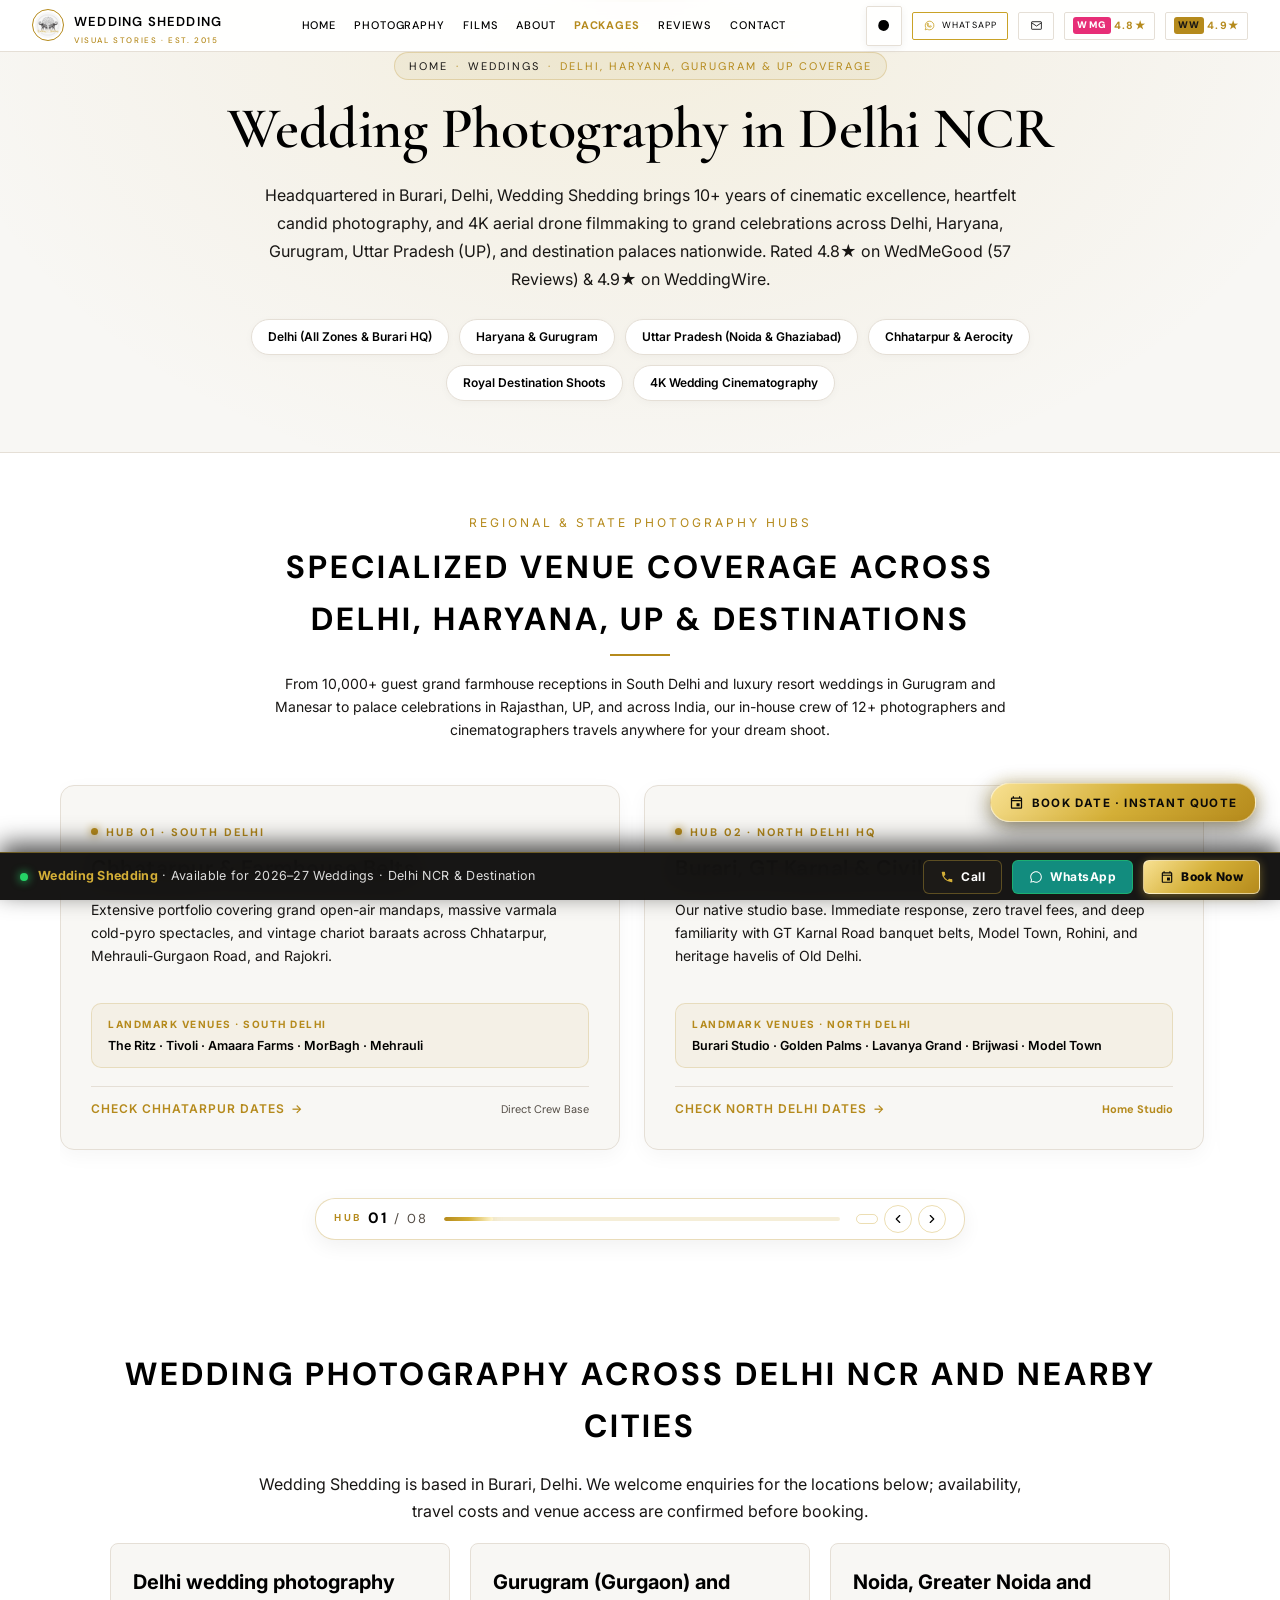
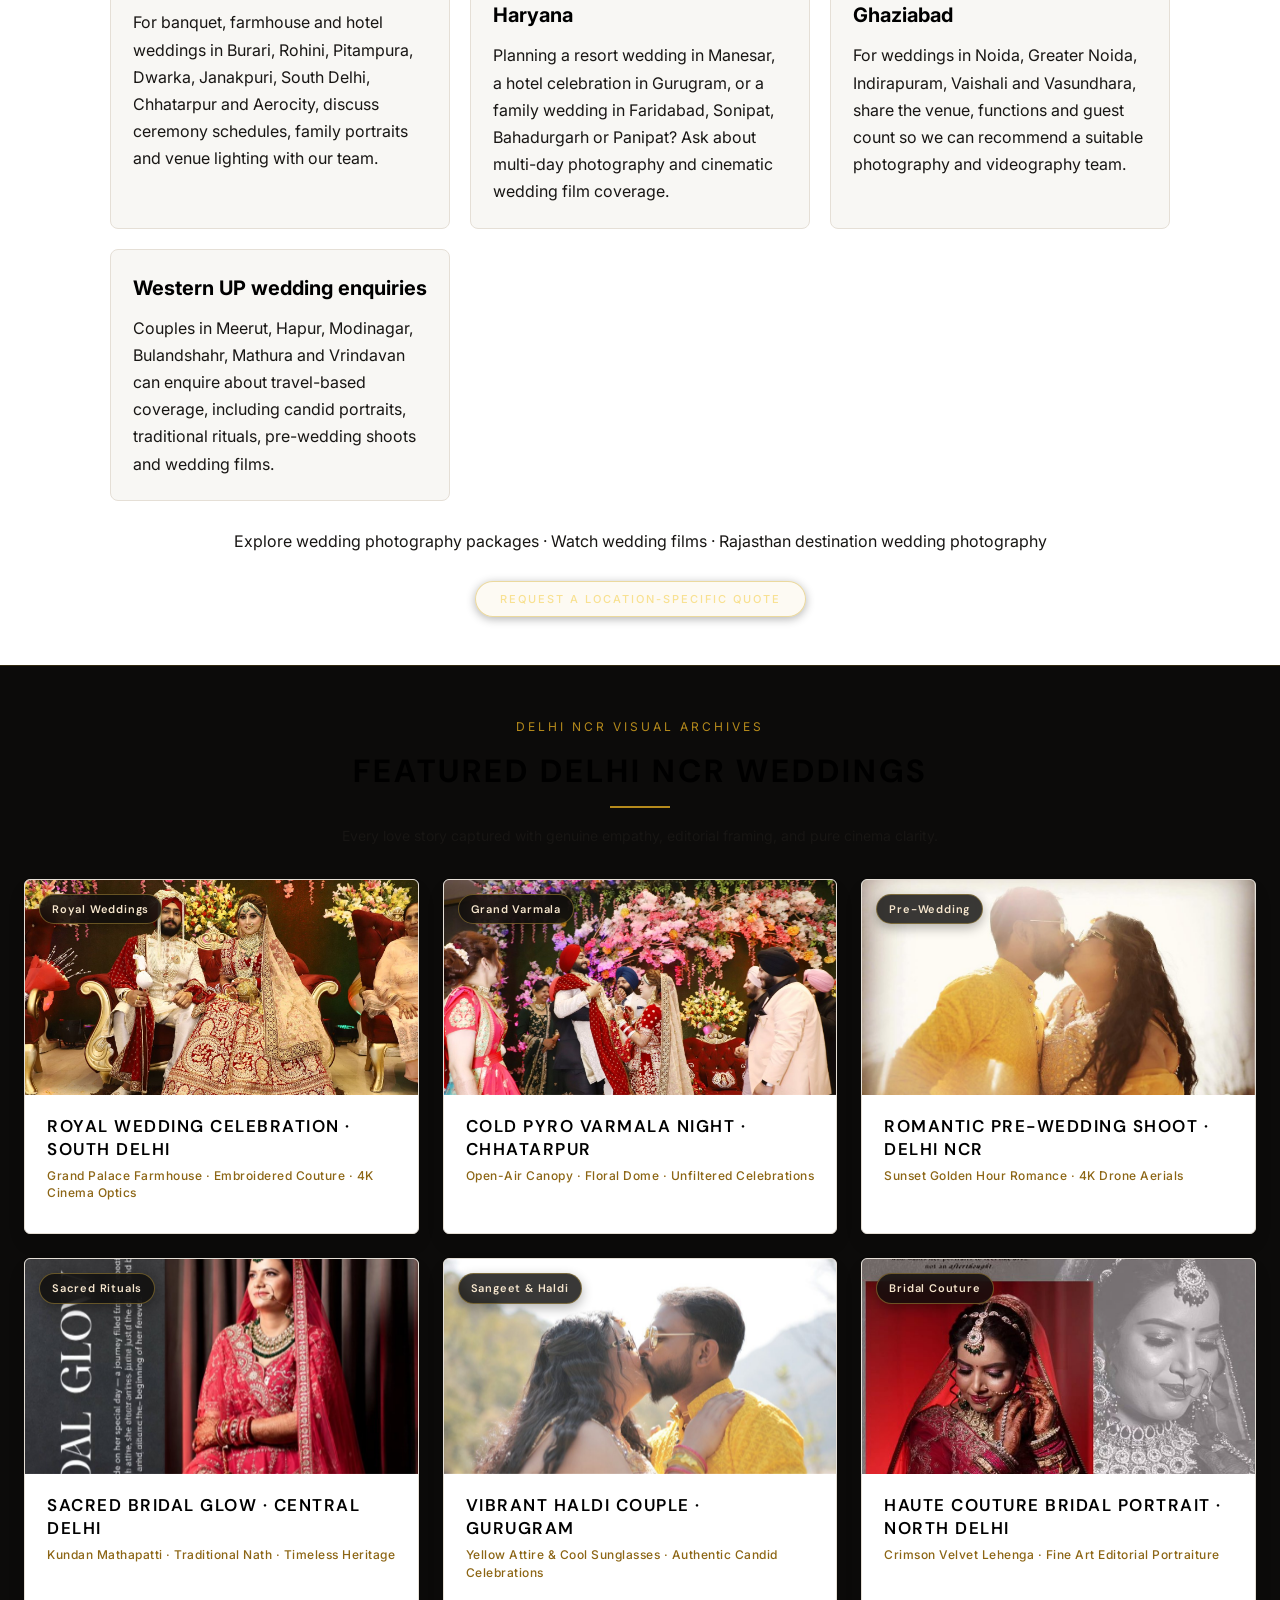
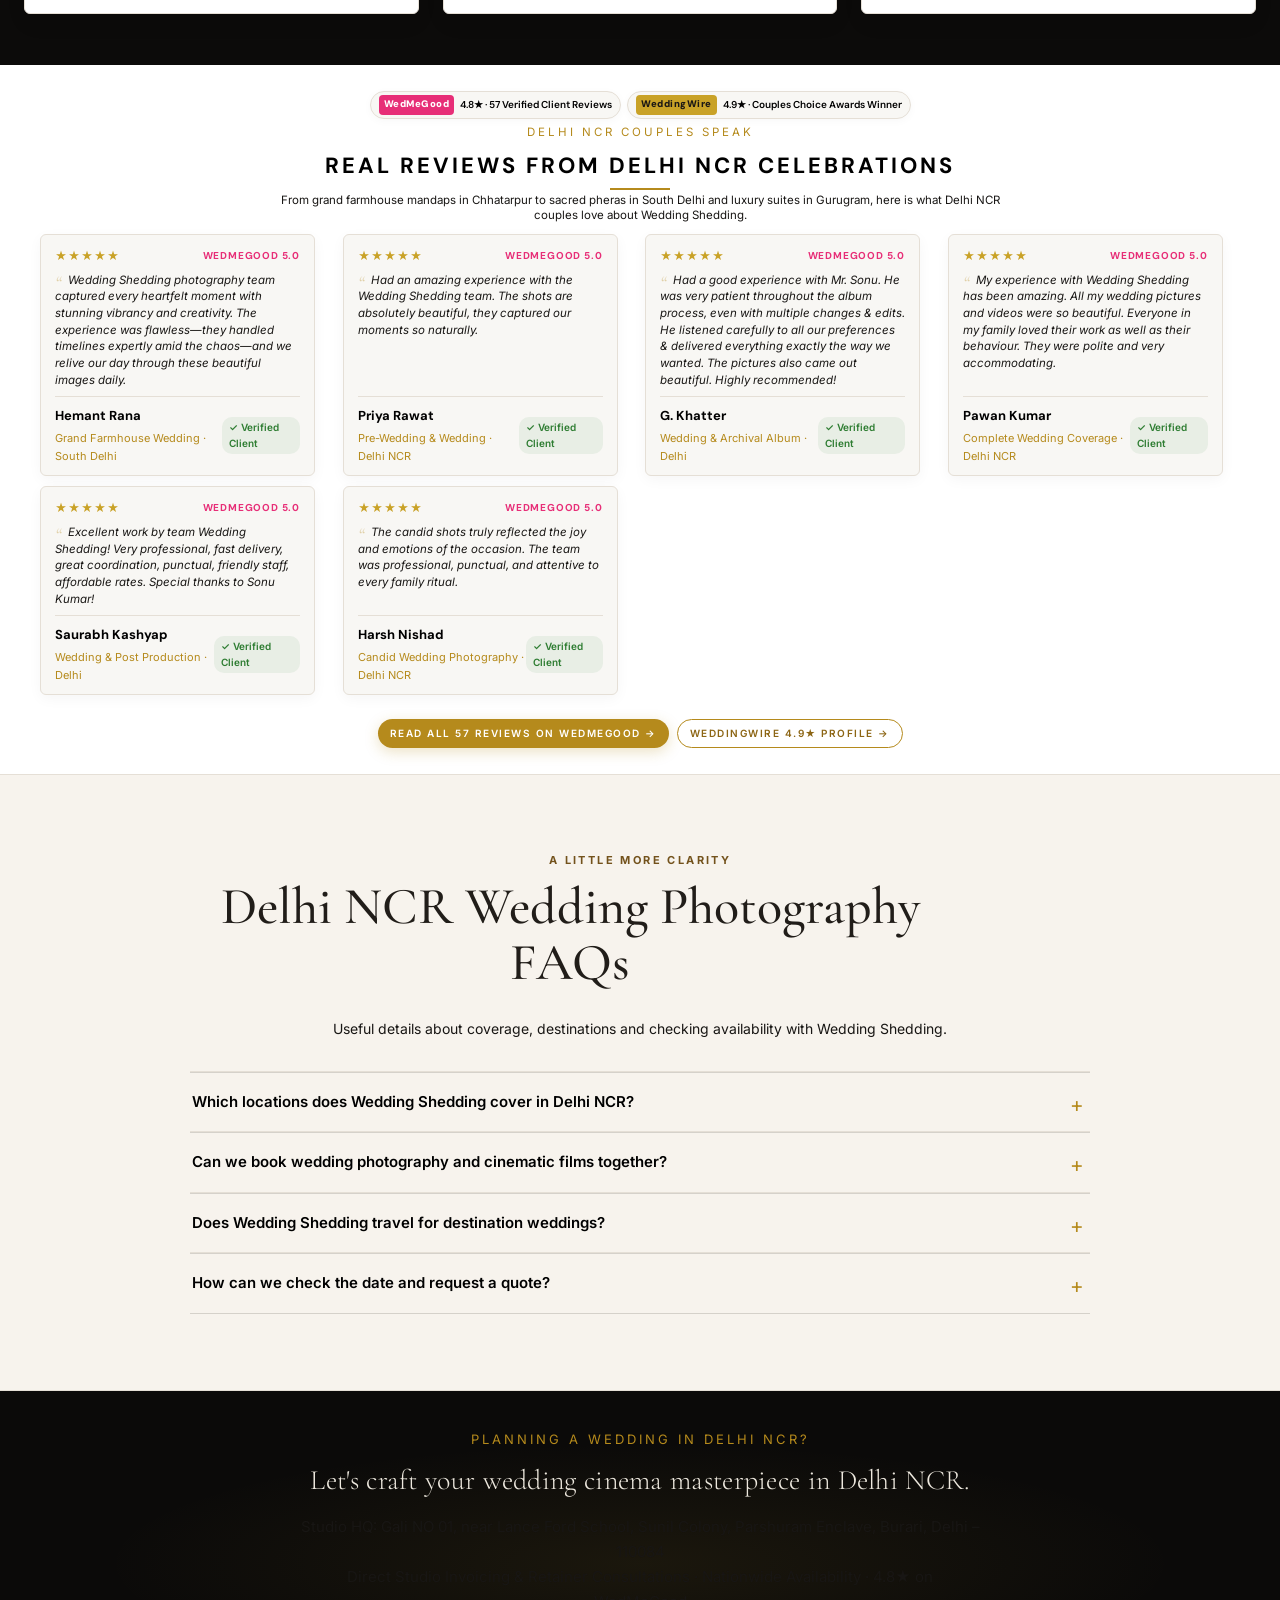
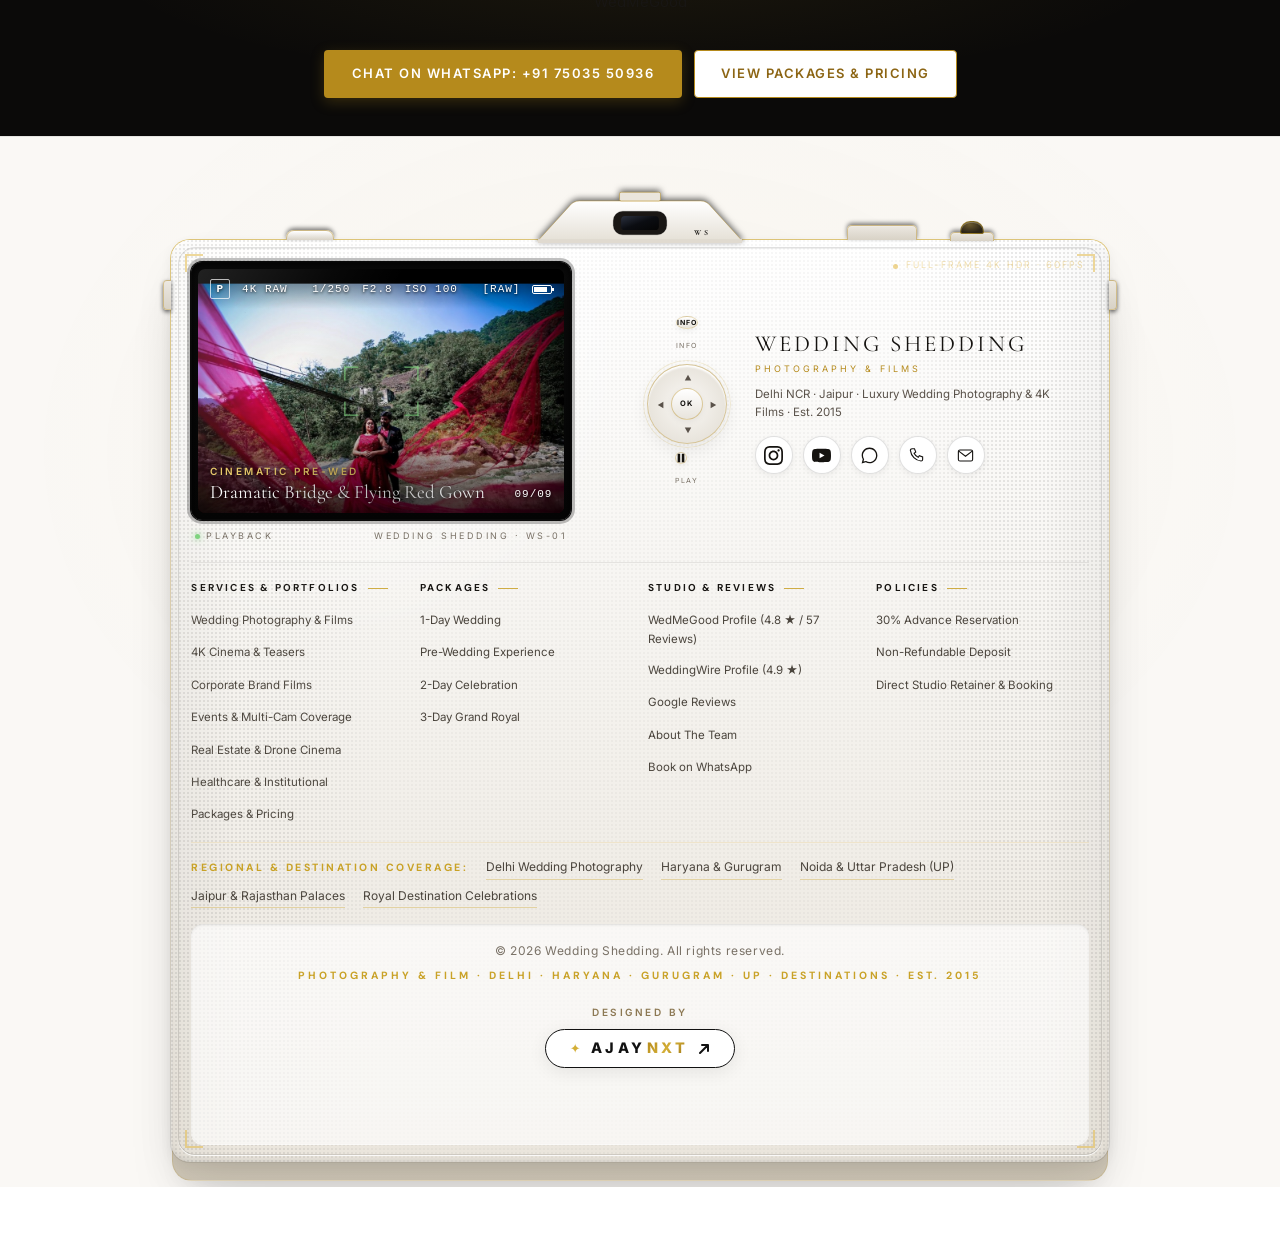
<file: delhi-ncr.html>
<!DOCTYPE html>
<html lang="en-IN">
<head>
  <!-- Google tag (gtag.js) -->
  <script async src="https://www.googletagmanager.com/gtag/js?id=G-HC5508FNHJ"></script>
  <script>
    window.dataLayer = window.dataLayer || [];
    function gtag(){dataLayer.push(arguments);}
    gtag('js', new Date());

    gtag('config', 'G-HC5508FNHJ');
  </script>

  <meta charset="UTF-8">
  <meta name="viewport" content="width=device-width, initial-scale=1.0, maximum-scale=5.0, viewport-fit=cover">

  <!-- Meta Pixel Code -->
  <script>
  !function(f,b,e,v,n,t,s)
  {if(f.fbq)return;n=f.fbq=function(){n.callMethod?
  n.callMethod.apply(n,arguments):n.queue.push(arguments)};
  if(!f._fbq)f._fbq=n;n.push=n;n.loaded=!0;n.version='2.0';
  n.queue=[];t=b.createElement(e);t.async=!0;
  t.src=v;s=b.getElementsByTagName(e)[0];
  s.parentNode.insertBefore(t,s)}(window, document,'script',
  'https://connect.facebook.net/en_US/fbevents.js');
  fbq('init', '1101168519325335');
  fbq('track', 'PageView');
  </script>
  
  <!-- End Meta Pixel Code -->
  <title>Wedding Photography in Gurugram, Noida &amp; Delhi NCR</title>
  <meta name="description" content="Looking for wedding photographers in Gurugram, Noida, Faridabad or Delhi? Explore Wedding Shedding's candid photography and wedding films; request a quote.">
  <link rel="canonical" href="https://weddingshedding.in/delhi-ncr.html">
  <meta name="google-site-verification" content="yIkZlTq9istiy4zY-IwjsDpJom8qskt7l591G9nEr64">
  <meta name="p:domain_verify" content="9de3448f8d0cce7dc41e483d0ee1960b"/>
  <meta name="robots" content="index, follow, max-image-preview:large">
  <meta property="og:type" content="website">
  <meta property="og:site_name" content="Wedding Shedding">
  <meta property="og:title" content="Wedding Photography in Gurugram, Noida &amp; Delhi NCR">
  <meta property="og:description" content="Looking for wedding photographers in Gurugram, Noida, Faridabad or Delhi? Explore Wedding Shedding's candid photography and wedding films; request a quote.">
  <meta property="og:url" content="https://weddingshedding.in/delhi-ncr.html">
  <meta property="og:image" content="https://weddingshedding.in/assets/images/ws_photo-01.jpg?v=3">
  <meta property="og:image:alt" content="Wedding photography and films across Delhi NCR.">
  <link rel="preconnect" href="https://fonts.googleapis.com">
  <link rel="preconnect" href="https://fonts.gstatic.com" crossorigin>
  <link rel="stylesheet" href="https://fonts.googleapis.com/css2?family=Alex+Brush&amp;family=Caveat:wght@400;600;700&amp;family=Great+Vibes&amp;family=Cormorant+Garamond:ital,wght@0,300;0,400;0,500;0,600;0,700;1,300;1,400;1,600&amp;family=DM+Sans:ital,opsz,wght@0,9..40,100..1000;1,9..40,100..1000&amp;family=Inter:wght@300;400;500;600;700&amp;family=Playfair+Display:ital,wght@0,400..900;1,400..900&amp;family=Syne:wght@400..800&amp;display=swap">
  <link rel="stylesheet" href="assets/css/style.css?v=12">
  <link rel="icon" type="image/png" href="assets/images/ws_logo.png?v=3">

  <!-- Schema.org Structured Data -->
  <script type="application/ld+json">
{
  "@context": "https://schema.org",
  "@graph": [
    {
      "@type": "BreadcrumbList",
      "itemListElement": [
        {
          "@type": "ListItem",
          "position": 1,
          "name": "Home",
          "item": "https://weddingshedding.in/"
        },
        {
          "@type": "ListItem",
          "position": 2,
          "name": "Wedding Photographer & Videographer Delhi, Haryana, Gurugram, UP & India",
          "item": "https://weddingshedding.in/delhi-ncr.html"
        }
      ]
    },
    {
      "@type": "LocalBusiness",
      "name": "Wedding Shedding - Wedding Photography & Videography Delhi, Haryana, Gurugram, UP & India",
      "alternateName": "Wedding Shedding Studio Delhi NCR, Haryana & UP",
      "image": "https://weddingshedding.in/assets/images/ws_photo-01.jpg",
      "@id": "https://weddingshedding.in/#business",
      "url": "https://weddingshedding.in/delhi-ncr.html",
      "telephone": "+917503550936",
      "email": "weddingshedding.india@gmail.com",
      "priceRange": "₹₹₹",
      "address": {
        "@type": "PostalAddress",
        "streetAddress": "Gali NO 01, near Lance Ford School, Sunil Colony, Parshuram Enclave",
        "addressLocality": "Burari, Delhi",
        "postalCode": "110084",
        "addressCountry": "IN"
      },
      "areaServed": [
        "Delhi",
        "Haryana",
        "Gurugram",
        "Faridabad",
        "Uttar Pradesh",
        "Noida",
        "Greater Noida",
        "Ghaziabad",
        "Delhi NCR",
        "Jaipur",
        "Rajasthan",
        "India"
      ],
      "sameAs": [
        "https://www.wedmegood.com/profile/Wedding-Shedding-506041/reviews",
        "https://www.weddingwire.in/wedding-photographers/wedding-shedding--e385150",
        "https://www.instagram.com/weddingshedding_0",
        "https://www.youtube.com/@weddingshedding2308"
      ]
    }
  ]
}
  </script>
  <meta property="og:locale" content="en_IN">
  <meta name="twitter:card" content="summary_large_image">
  <meta name="twitter:url" content="https://weddingshedding.in/delhi-ncr.html">
  <meta name="twitter:title" content="Wedding Photography in Gurugram, Noida &amp; Delhi NCR">
  <meta name="twitter:description" content="Looking for wedding photographers in Gurugram, Noida, Faridabad or Delhi? Explore Wedding Shedding's candid photography and wedding films; request a quote.">
  <meta name="twitter:image" content="https://weddingshedding.in/assets/images/ws_photo-01.jpg?v=3">

  <script type="application/ld+json">
{
  "@context": "https://schema.org",
  "@type": "FAQPage",
  "mainEntity": [
    {
      "@type": "Question",
      "name": "Which locations does Wedding Shedding cover in Delhi NCR?",
      "acceptedAnswer": {
        "@type": "Answer",
        "text": "The team accepts wedding photography and film enquiries across Delhi, Gurugram, Noida, Faridabad and nearby NCR locations. Share your event venue and date so travel and crew availability can be confirmed."
      }
    },
    {
      "@type": "Question",
      "name": "Can we book wedding photography and cinematic films together?",
      "acceptedAnswer": {
        "@type": "Answer",
        "text": "Yes. Wedding Shedding offers candid and traditional wedding photography, cinematic films, pre-wedding shoots and coverage of ceremonies such as Haldi, Mehndi, Sangeet and pheras."
      }
    },
    {
      "@type": "Question",
      "name": "Does Wedding Shedding travel for destination weddings?",
      "acceptedAnswer": {
        "@type": "Answer",
        "text": "Destination wedding enquiries are accepted for Jaipur, Udaipur, Jodhpur and other locations across India. Dates, venue details and crew availability are confirmed for each enquiry."
      }
    },
    {
      "@type": "Question",
      "name": "How can we check the date and request a quote?",
      "acceptedAnswer": {
        "@type": "Answer",
        "text": "Call or WhatsApp +91 75035 50936 with your event date, city or venue and the services you need. The studio can then confirm availability and discuss suitable coverage."
      }
    }
  ]
}
  </script>
</head>
<body>
<noscript><img height="1" width="1" style="display:none" alt="" aria-hidden="true"
  src="https://www.facebook.com/tr?id=1101168519325335&ev=PageView&noscript=1"
  /></noscript>
  <!-- Magnetic Cursor -->
  <div class="nk-cursor-dot" id="nkCursorDot" aria-hidden="true"></div>
  <div class="nk-cursor-ring" id="nkCursorRing" aria-hidden="true"></div>

  <!-- SITE HEADER -->
  <header class="site-header" id="nk-site-header">
    <div class="header-container">
      <button class="mobile-menu-toggle nk-burger" aria-label="Open Menu">
        <span></span><span></span><span></span>
      </button>

      <a href="/" class="site-logo" aria-label="Wedding Shedding">
        <div style="display:flex;align-items:center;gap:10px;">
          <img src="assets/images/ws_logo_light.png?v=3" alt="Wedding Shedding Logo" class="ws-logo-light" style="width:32px;height:32px;border-radius:50%;border:1.5px solid var(--g);background:#FFFFFF;padding:2px;">
          <img src="assets/images/ws_logo_dark.png?v=3" alt="Wedding Shedding Logo" class="ws-logo-dark" style="width:32px;height:32px;border-radius:50%;border:1.5px solid var(--g);background:#1A1715;padding:2px;">
          <div>
            <span class="brand-title">Wedding Shedding</span>
            <span class="brand-sub">Visual Stories &middot; Est. 2015</span>
          </div>
        </div>
      </a>

      <!-- Desktop Navigation -->
      <nav class="main-nav" aria-label="Main Navigation">
        <div class="nav-item">
          <a href="/" class="nav-link">Home</a>
        </div>
        <div class="nav-item">
          <a href="weddings.html" class="nav-link">Photography</a>
        </div>
        <div class="nav-item">
          <a href="https://www.youtube.com/@weddingshedding2308/videos" target="_blank" rel="noopener" class="nav-link">Films</a>
        </div>
        <div class="nav-item">
          <a href="/#about" class="nav-link">About</a>
        </div>
        <div class="nav-item">
          <a href="/#packages" class="nav-link" style="color:var(--g);font-weight:700;">Packages</a>
        </div>
        <div class="nav-item">
          <a href="/#reviews" class="nav-link">Reviews</a>
        </div>
        <div class="nav-item">
          <a href="/#contact" class="nav-link">Contact</a>
        </div>
      </nav>

      <div class="header-actions nk-hdr-right">
        <button id="themeToggleBtn" class="theme-toggle-btn nk-hdr-btn" type="button" aria-label="Toggle White or Black Mode" style="width:36px;padding:0;">
          <svg class="sun-icon" viewBox="0 0 24 24"><path d="M12 7c-2.76 0-5 2.24-5 5s2.24 5 5 5 5-2.24 5-5-2.24-5-5-5zM2 13h2c.55 0 1-.45 1-1s-.45-1-1-1H2c-.55 0-1 .45-1 1s.45 1 1 1zm18 0h2c.55 0 1-.45 1-1s-.45-1-1-1h-2c-.55 0-1 .45-1 1s.45 1 1 1zM11 2v2c0 .55.45 1 1 1s1-.45 1-1V2c0-.55-.45-1-1-1s-1 .45-1 1zm0 18v2c0 .55.45 1 1 1s1-.45 1-1v-2c0-.55-.45-1-1-1s-1 .45-1 1zM5.99 4.58c-.39-.39-1.03-.39-1.41 0s-.39 1.03 0 1.41l1.06 1.06c.39.39 1.03.39 1.41 0s.39-1.03 0-1.41L5.99 4.58zm12.37 12.37c-.39-.39-1.03-.39-1.41 0s-.39 1.03 0 1.41l1.06 1.06c.39.39 1.03.39 1.41 0s.39-1.03 0-1.41l-1.06-1.06zm1.06-10.96c.39-.39.39-1.03 0-1.41s-1.03-.39-1.41 0l-1.06 1.06c-.39.39-.39 1.03 0 1.41s1.03.39 1.41 0l1.06-1.06zM7.05 18.36l-1.06 1.06c-.39.39-.39 1.03 0 1.41s1.03.39 1.41 0l1.06-1.06c.39-.39.39-1.03 0-1.41s-1.02-.39-1.41 0z"/></svg>
          <svg class="moon-icon" viewBox="0 0 24 24"><path d="M12.3 2a10 10 0 0 0-1.9 19.8 10 10 0 0 0 11.6-11.6A10 10 0 0 0 12.3 2z"/></svg>
        </button>

        <a class="nk-hdr-btn is-wa" href="https://wa.me/917503550936?text=Hi%20Wedding%20Shedding%2C%20inquiry%20for%20Delhi%20NCR%20Wedding%20Photography." target="_blank" rel="noopener">
          <svg viewBox="0 0 24 24" fill="none" stroke="currentColor" stroke-width="1.5"><path d="M4 20l1.3-3.8A8 8 0 1 1 12 20a8 8 0 0 1-4.2-1.2z"/><path d="M9 9.5c.3 1.8 1.7 3.3 3.5 4l1-1 2 .8c-.2 1-1 1.7-2 1.7A5.5 5.5 0 0 1 7.5 9.5c0-1 .7-1.8 1.7-2l.8 2z"/></svg>
          <span class="lbl-long">Chat on WhatsApp</span>
          <span class="lbl-short">WhatsApp</span>
        </a>

        <a class="nk-hdr-btn is-mail" href="mailto:weddingshedding.india@gmail.com" aria-label="Email Studio">
          <svg viewBox="0 0 24 24" fill="none" stroke="currentColor" stroke-width="1.5"><rect x="3" y="5" width="18" height="14" rx="1"/><path d="M3 7l9 6 9-6"/></svg>
          <span class="lbl">Email</span>
        </a>

        <a href="https://www.wedmegood.com/profile/Wedding-Shedding-506041/reviews" target="_blank" rel="noopener" class="nk-hdr-btn" title="WedMeGood 4.8 Rating (57 Reviews)" aria-label="WedMeGood Reviews" style="padding:0 8px;gap:3px;">
          <span style="font-size:9.5px;font-weight:900;background:#E72E77;color:#fff;padding:1px 4px;border-radius:3px;">WMG</span>
          <span style="font-size:10.5px;font-weight:700;color:var(--g);">4.8★</span>
        </a>

        <a href="https://www.weddingwire.in/wedding-photographers/wedding-shedding--e385150" target="_blank" rel="noopener" class="nk-hdr-btn" title="WeddingWire 4.9 Rating" style="padding:0 8px;gap:3px;">
          <span style="font-size:9.5px;font-weight:900;background:var(--g);color:#1A1715;padding:1px 4px;border-radius:3px;">WW</span>
          <span style="font-size:10.5px;font-weight:700;color:var(--g);">4.9★</span>
        </a>
      </div>

      <a class="nk-hdr-wa" href="https://wa.me/917503550936?text=Hi%20Wedding%20Shedding%2C%20inquiry%20for%20Delhi%20NCR%20Wedding%20Photography." target="_blank" rel="noopener" aria-label="WhatsApp">
        <svg viewBox="0 0 24 24" fill="none" stroke="currentColor" stroke-width="1.5"><path d="M4 20l1.3-3.8A8 8 0 1 1 12 20a8 8 0 0 1-4.2-1.2z"/><path d="M9 9.5c.3 1.8 1.7 3.3 3.5 4l1-1 2 .8c-.2 1-1 1.7-2 1.7A5.5 5.5 0 0 1 7.5 9.5c0-1 .7-1.8 1.7-2l.8 2z"/></svg>
      </a>
    </div>
  </header>

  <!-- Mobile Drawer -->
  <aside class="mobile-drawer" aria-label="Mobile Menu">
    <div class="mobile-drawer-header">
      <div style="display:flex;align-items:center;gap:10px;">
        <img src="assets/images/ws_logo_light.png?v=3" alt="Wedding Shedding" class="ws-logo-light" style="width:36px;height:36px;border-radius:50%;border:1px solid var(--g);background:#FFFFFF;padding:2px;">
        <img src="assets/images/ws_logo_dark.png?v=3" alt="Wedding Shedding" class="ws-logo-dark" style="width:36px;height:36px;border-radius:50%;border:1px solid var(--g);background:#1A1715;padding:2px;">
        <span class="brand-title">Wedding Shedding</span>
      </div>
      <div style="display:flex;align-items:center;gap:8px;">
        <button id="themeToggleBtnMobile" class="theme-toggle-btn" type="button" aria-label="Toggle White or Black Mode" style="width:34px;height:34px;">
          <svg class="sun-icon" viewBox="0 0 24 24"><path d="M12 7c-2.76 0-5 2.24-5 5s2.24 5 5 5 5-2.24 5-5-2.24-5-5-5zM2 13h2c.55 0 1-.45 1-1s-.45-1-1-1H2c-.55 0-1 .45-1 1s.45 1 1 1zm18 0h2c.55 0 1-.45 1-1s-.45-1-1-1h-2c-.55 0-1 .45-1 1s.45 1 1 1zM11 2v2c0 .55.45 1 1 1s1-.45 1-1V2c0-.55-.45-1-1-1s-1 .45-1 1zm0 18v2c0 .55.45 1 1 1s1-.45 1-1v-2c0-.55-.45-1-1-1s-1 .45-1 1zM5.99 4.58c-.39-.39-1.03-.39-1.41 0s-.39 1.03 0 1.41l1.06 1.06c.39.39 1.03.39 1.41 0s.39-1.03 0-1.41L5.99 4.58zm12.37 12.37c-.39-.39-1.03-.39-1.41 0s-.39 1.03 0 1.41l1.06 1.06c.39.39 1.03.39 1.41 0s.39-1.03 0-1.41l-1.06-1.06zm1.06-10.96c.39-.39.39-1.03 0-1.41s-1.03-.39-1.41 0l-1.06 1.06c-.39.39-.39 1.03 0 1.41s1.03.39 1.41 0l1.06-1.06zM7.05 18.36l-1.06 1.06c-.39.39-.39 1.03 0 1.41s1.03.39 1.41 0l1.06-1.06c.39-.39.39-1.03 0-1.41s-1.02-.39-1.41 0z"/></svg>
          <svg class="moon-icon" viewBox="0 0 24 24"><path d="M12.3 2a10 10 0 0 0-1.9 19.8 10 10 0 0 0 11.6-11.6A10 10 0 0 0 12.3 2z"/></svg>
        </button>
        <button class="mobile-drawer-close" aria-label="Close Menu">&times;</button>
      </div>
    </div>
    <ul class="mobile-nav-list">
      <li class="mobile-nav-item"><a href="/">Home</a></li>
      <li class="mobile-nav-item"><a href="weddings.html">Photography</a></li>
      <li class="mobile-nav-item"><a href="https://www.youtube.com/@weddingshedding2308/videos" target="_blank" rel="noopener">Films</a></li>
      <li class="mobile-nav-item"><a href="/#about">About</a></li>
      <li class="mobile-nav-item"><a href="/#packages" style="color:var(--g);font-weight:700;">Packages</a></li>
      <li class="mobile-nav-item"><a href="/#reviews">Reviews</a></li>
      <li class="mobile-nav-item"><a href="/#contact">Contact</a></li>
    </ul>
  </aside>

  <!-- SUBPAGE HERO -->
  <section class="subpage-hero">
    <div class="subpage-hero-inner nkx-rv">
      <div class="subpage-breadcrumb">
        <a href="/">Home</a> &middot; <a href="weddings.html">Weddings</a> &middot; <span>Delhi, Haryana, Gurugram &amp; UP Coverage</span>
      </div>
      <h1 class="subpage-title">Wedding Photography in Delhi NCR</h1>
      <p class="subpage-desc">Headquartered in Burari, Delhi, Wedding Shedding brings 10+ years of cinematic excellence, heartfelt candid photography, and 4K aerial drone filmmaking to grand celebrations across Delhi, Haryana, Gurugram, Uttar Pradesh (UP), and destination palaces nationwide. Rated 4.8★ on WedMeGood (57 Reviews) &amp; 4.9★ on WeddingWire.</p>
      <div class="subpage-pills">
        <span class="subpage-pill">Delhi (All Zones &amp; Burari HQ)</span>
        <span class="subpage-pill">Haryana &amp; Gurugram</span>
        <span class="subpage-pill">Uttar Pradesh (Noida &amp; Ghaziabad)</span>
        <span class="subpage-pill">Chhatarpur &amp; Aerocity</span>
        <span class="subpage-pill">Royal Destination Shoots</span>
        <span class="subpage-pill">4K Wedding Cinematography</span>
      </div>
    </div>
  </section>

  <!-- VENUE & REGIONAL HIGHLIGHTS -->
  <section class="nkx-rv" style="padding: 60px 40px; max-width: 1240px; margin: 0 auto;">
    <div class="section-header" style="text-align: center; margin-bottom: 48px;">
      <p style="font-size: 12px; letter-spacing: 3px; color: var(--g); text-transform: uppercase; margin-bottom: 8px;">Regional &amp; State Photography Hubs</p>
      <h2 class="section-heading-title">Specialized Venue Coverage Across Delhi, Haryana, UP &amp; Destinations</h2>
      <div class="section-divider"></div>
      <p style="font-size: 14px; color: var(--bd); margin-top: 16px; max-width: 760px; margin-left: auto; margin-right: auto;">
        From 10,000+ guest grand farmhouse receptions in South Delhi and luxury resort weddings in Gurugram and Manesar to palace celebrations in Rajasthan, UP, and across India, our in-house crew of 12+ photographers and cinematographers travels anywhere for your dream shoot.
      </p>
    </div>

    <div class="regional-slider" id="regionalSlider">
      <div class="regional-slider-track" id="regionalSliderTrack">
        <!-- Hub 1: South Delhi -->
        <div class="regional-slide" data-slide-index="0">
          <div>
            <span class="regional-slide-badge">
              <span class="regional-slide-badge-dot"></span>
              HUB 01 &middot; SOUTH DELHI
            </span>
            <h3 class="regional-slide-title">Chhatarpur &amp; Farmhouse Belts</h3>
            <p class="regional-slide-desc">
              Extensive portfolio covering grand open-air mandaps, massive varmala cold-pyro spectacles, and vintage chariot baraats across Chhatarpur, Mehrauli-Gurgaon Road, and Rajokri.
            </p>
          </div>
          <div>
            <div class="regional-slide-venues-box">
              <span class="regional-venues-label">Landmark Venues &middot; South Delhi</span>
              <div class="regional-venues-list">The Ritz &middot; Tivoli &middot; Amaara Farms &middot; MorBagh &middot; Mehrauli</div>
            </div>
            <div class="regional-slide-cta-row">
              <a href="https://wa.me/917503550936?text=Hi%20Wedding%20Shedding,%20inquiring%20about%20wedding%20photography%20in%20South%20Delhi%20/%20Chhatarpur." target="_blank" rel="noopener" class="regional-slide-cta">
                <span>Check Chhatarpur Dates</span> &rarr;
              </a>
              <span style="font-size:11px;color:var(--t3);font-family:var(--font-display);">Direct Crew Base</span>
            </div>
          </div>
        </div>

        <!-- Hub 2: North Delhi HQ -->
        <div class="regional-slide" data-slide-index="1">
          <div>
            <span class="regional-slide-badge">
              <span class="regional-slide-badge-dot"></span>
              HUB 02 &middot; NORTH DELHI HQ
            </span>
            <h3 class="regional-slide-title">Burari, GT Karnal &amp; Civil Lines</h3>
            <p class="regional-slide-desc">
              Our native studio base. Immediate response, zero travel fees, and deep familiarity with GT Karnal Road banquet belts, Model Town, Rohini, and heritage havelis of Old Delhi.
            </p>
          </div>
          <div>
            <div class="regional-slide-venues-box">
              <span class="regional-venues-label">Landmark Venues &middot; North Delhi</span>
              <div class="regional-venues-list">Burari Studio &middot; Golden Palms &middot; Lavanya Grand &middot; Brijwasi &middot; Model Town</div>
            </div>
            <div class="regional-slide-cta-row">
              <a href="https://wa.me/917503550936?text=Hi%20Wedding%20Shedding,%20inquiring%20about%20North%20Delhi%20/%20GT%20Karnal%20Road%20wedding%20coverage." target="_blank" rel="noopener" class="regional-slide-cta">
                <span>Check North Delhi Dates</span> &rarr;
              </a>
              <span style="font-size:11px;color:var(--g);font-weight:700;font-family:var(--font-display);">Home Studio</span>
            </div>
          </div>
        </div>

        <!-- Hub 3: Haryana & Gurugram -->
        <div class="regional-slide" data-slide-index="2">
          <div>
            <span class="regional-slide-badge">
              <span class="regional-slide-badge-dot"></span>
              HUB 03 &middot; HARYANA (GURUGRAM &amp; MANESAR)
            </span>
            <h3 class="regional-slide-title">Golf Course Road, Gurugram &amp; Manesar</h3>
            <p class="regional-slide-desc">
              Contemporary bridal portraits, high-energy sangeet nights, and multi-camera 4K cinematography at luxury five-star properties, golf clubs, and destination resorts across Gurugram and Haryana.
            </p>
          </div>
          <div>
            <div class="regional-slide-venues-box">
              <span class="regional-venues-label">Landmark Venues &middot; Haryana &amp; Gurugram</span>
              <div class="regional-venues-list">JW Marriott &middot; Andaz Aerocity &middot; The Leela Gurugram &middot; Oberoi &middot; Heritage Village Manesar</div>
            </div>
            <div class="regional-slide-cta-row">
              <a href="https://wa.me/917503550936?text=Hi%20Wedding%20Shedding,%20inquiring%20about%20wedding%20photography%20at%20Gurugram%20/%20Haryana%20venues." target="_blank" rel="noopener" class="regional-slide-cta">
                <span>Check Gurugram Dates</span> &rarr;
              </a>
              <span style="font-size:11px;color:var(--t3);font-family:var(--font-display);">Haryana Crew</span>
            </div>
          </div>
        </div>

        <!-- Hub 4: Uttar Pradesh (Noida & Gr. Noida) -->
        <div class="regional-slide" data-slide-index="3">
          <div>
            <span class="regional-slide-badge">
              <span class="regional-slide-badge-dot"></span>
              HUB 04 &middot; UTTAR PRADESH (NOIDA &amp; GR. NOIDA)
            </span>
            <h3 class="regional-slide-title">Noida Expressway, Gr. Noida &amp; Resorts</h3>
            <p class="regional-slide-desc">
              Full-scale drone pre-wedding films, resort haldi ceremonies, and grand wedding receptions with dedicated on-site video editing teams delivering viral same-day reels across Uttar Pradesh.
            </p>
          </div>
          <div>
            <div class="regional-slide-venues-box">
              <span class="regional-venues-label">Landmark Venues &middot; Uttar Pradesh (Noida Belts)</span>
              <div class="regional-venues-list">Radisson Blu &middot; Crowne Plaza &middot; Stellar Resorts &middot; Jaypee Greens Golf Resort</div>
            </div>
            <div class="regional-slide-cta-row">
              <a href="https://wa.me/917503550936?text=Hi%20Wedding%20Shedding,%20inquiring%20about%20wedding%20photography%20in%20Noida%20/%20Uttar%20Pradesh." target="_blank" rel="noopener" class="regional-slide-cta">
                <span>Check UP Dates</span> &rarr;
              </a>
              <span style="font-size:11px;color:var(--t3);font-family:var(--font-display);">Drone Units On-Deck</span>
            </div>
          </div>
        </div>

        <!-- Hub 5: West & Central Delhi -->
        <div class="regional-slide" data-slide-index="4">
          <div>
            <span class="regional-slide-badge">
              <span class="regional-slide-badge-dot"></span>
              HUB 05 &middot; WEST &amp; CENTRAL DELHI
            </span>
            <h3 class="regional-slide-title">Heritage Palaces &amp; Grand Banquets</h3>
            <p class="regional-slide-desc">
              Opulent ballroom receptions, imperial lighting, and cinematic baraat processions across premier Central Delhi heritage properties and West Delhi luxury banquet belts.
            </p>
          </div>
          <div>
            <div class="regional-slide-venues-box">
              <span class="regional-venues-label">Landmark Venues &middot; West &amp; Central</span>
              <div class="regional-venues-list">ITC Maurya &middot; Taj Palace &middot; Radisson Blu Paschim Vihar &middot; Piccadilly &middot; Punjabi Bagh</div>
            </div>
            <div class="regional-slide-cta-row">
              <a href="https://wa.me/917503550936?text=Hi%20Wedding%20Shedding,%20inquiring%20about%20Central/West%20Delhi%20wedding%20photography." target="_blank" rel="noopener" class="regional-slide-cta">
                <span>Check Central Delhi Dates</span> &rarr;
              </a>
              <span style="font-size:11px;color:var(--t3);font-family:var(--font-display);">Heritage Certified</span>
            </div>
          </div>
        </div>

        <!-- Hub 6: Haryana (Faridabad & Surajkund) -->
        <div class="regional-slide" data-slide-index="5">
          <div>
            <span class="regional-slide-badge">
              <span class="regional-slide-badge-dot"></span>
              HUB 06 &middot; HARYANA (FARIDABAD &amp; SURAJKUND)
            </span>
            <h3 class="regional-slide-title">Surajkund &amp; Aravalli Forest Resorts</h3>
            <p class="regional-slide-desc">
              Sunset hill portraits, poolside haldi parties, and open-lawn varmala stages set against the rustic backdrop of Surajkund resorts and Aravalli foothills in Haryana.
            </p>
          </div>
          <div>
            <div class="regional-slide-venues-box">
              <span class="regional-venues-label">Resorts &middot; Haryana (Faridabad)</span>
              <div class="regional-venues-list">Vivanta by Taj Surajkund &middot; Radisson Blu Faridabad &middot; The Claridges Nabha</div>
            </div>
            <div class="regional-slide-cta-row">
              <a href="https://wa.me/917503550936?text=Hi%20Wedding%20Shedding,%20inquiring%20about%20Surajkund/Faridabad%20wedding%20photography." target="_blank" rel="noopener" class="regional-slide-cta">
                <span>Check Surajkund Dates</span> &rarr;
              </a>
              <span style="font-size:11px;color:var(--t3);font-family:var(--font-display);">Resort Specialist</span>
            </div>
          </div>
        </div>

        <!-- Hub 7: Uttar Pradesh (Ghaziabad & East NCR) -->
        <div class="regional-slide" data-slide-index="6">
          <div>
            <span class="regional-slide-badge">
              <span class="regional-slide-badge-dot"></span>
              HUB 07 &middot; UTTAR PRADESH (GHAZIABAD &amp; MEERUT)
            </span>
            <h3 class="regional-slide-title">Indirapuram, Raj Nagar &amp; Meerut Belts</h3>
            <p class="regional-slide-desc">
              High-capacity indoor banquet halls, stage laser setups, and vibrant sangeet performances captured with multi-angle cinema cameras across Western Uttar Pradesh.
            </p>
          </div>
          <div>
            <div class="regional-slide-venues-box">
              <span class="regional-venues-label">Banquets &middot; Uttar Pradesh (Ghaziabad Belts)</span>
              <div class="regional-venues-list">Country Inn &amp; Suites &middot; Radisson Blu Kaushambi &middot; Mahagun Sarovar Portico</div>
            </div>
            <div class="regional-slide-cta-row">
              <a href="https://wa.me/917503550936?text=Hi%20Wedding%20Shedding,%20inquiring%20about%20Ghaziabad/UP%20wedding%20photography." target="_blank" rel="noopener" class="regional-slide-cta">
                <span>Check Ghaziabad Dates</span> &rarr;
              </a>
              <span style="font-size:11px;color:var(--t3);font-family:var(--font-display);">Fast Deployment</span>
            </div>
          </div>
        </div>

        <!-- Hub 8: Pan-India & Royal Destinations -->
        <div class="regional-slide" data-slide-index="7">
          <div>
            <span class="regional-slide-badge">
              <span class="regional-slide-badge-dot"></span>
              HUB 08 &middot; ROYAL DESTINATIONS
            </span>
            <h3 class="regional-slide-title">Rajasthan, Uttarakhand, Goa &amp; Across India</h3>
            <p class="regional-slide-desc">
              Royal heritage weddings at authentic Rajasthani palaces, sunset lake pheras in Udaipur, beach celebrations in Goa, and mountain pre-weddings in Rishikesh, Mussoorie, and Jim Corbett.
            </p>
          </div>
          <div>
            <div class="regional-slide-venues-box">
              <span class="regional-venues-label">Heritage Forts &middot; Royal Destinations</span>
              <div class="regional-venues-list">Fairmont Jaipur &middot; Neemrana Fort Palace &middot; Taj Aravali Udaipur &middot; Goa Beach Resorts &middot; Namah Corbett</div>
            </div>
            <div class="regional-slide-cta-row">
              <a href="https://wa.me/917503550936?text=Hi%20Wedding%20Shedding,%20inquiring%20about%20Destination%20Wedding%20photography%20across%20India." target="_blank" rel="noopener" class="regional-slide-cta">
                <span>Check Destination Dates</span> &rarr;
              </a>
              <span style="font-size:11px;color:var(--g);font-weight:700;font-family:var(--font-display);">Royal Palaces</span>
            </div>
          </div>
        </div>
      </div>

      <!-- Cinema Slider Control HUD -->
      <div class="films-slider-ctrl" id="regionalSliderCtrl" style="margin-top:28px;">
        <div class="films-slide-counter">
          <span class="films-counter-label">HUB</span>
          <span class="films-slide-current" id="regionalCurrent">01</span>
          <span class="films-counter-sep">/</span>
          <span class="films-slide-total" id="regionalTotal">08</span>
        </div>

        <div class="films-slide-bar" id="regionalProgressBar" role="progressbar" aria-label="Regional slider progress" aria-valuenow="12" aria-valuemin="0" aria-valuemax="100">
          <div class="films-slide-bar-fill" id="regionalProgressFill" style="width: 12.5%;"></div>
        </div>

        <div class="films-slider-nav">
          <button type="button" class="films-pause-btn" id="regionalPlayPauseBtn" aria-label="Pause Slideshow" title="Pause or Resume Slideshow">
            <svg class="i-pause" viewBox="0 0 24 24"><rect x="6" y="4" width="4" height="16" fill="currentColor"/><rect x="14" y="4" width="4" height="16" fill="currentColor"/></svg>
            <svg class="i-play" viewBox="0 0 24 24" style="display:none;"><polygon points="5 3 19 12 5 21 5 3" fill="currentColor"/></svg>
          </button>
          <button type="button" class="films-nav-btn" id="regionalPrevBtn" aria-label="Previous Region Hub" title="Previous Hub">
            <svg viewBox="0 0 24 24"><path d="M15 18l-6-6 6-6" fill="none" stroke="currentColor" stroke-width="2" stroke-linecap="round" stroke-linejoin="round"/></svg>
          </button>
          <button type="button" class="films-nav-btn" id="regionalNextBtn" aria-label="Next Region Hub" title="Next Hub">
            <svg viewBox="0 0 24 24"><path d="M9 18l6-6-6-6" fill="none" stroke="currentColor" stroke-width="2" stroke-linecap="round" stroke-linejoin="round"/></svg>
          </button>
        </div>
      </div>
    </div>
  </section>

  <!-- FEATURED PORTFOLIO GRID -->
  <section id="regional-coverage-guide" style="max-width:1100px;margin:0 auto;padding:48px 20px">
<h2 class="section-heading-title" style="text-align:center">Wedding photography across Delhi NCR and nearby cities</h2>
<p style="max-width:780px;margin:18px auto;text-align:center;line-height:1.7">Wedding Shedding is based in Burari, Delhi. We welcome enquiries for the locations below; availability, travel costs and venue access are confirmed before booking.</p>
<div style="display:grid;grid-template-columns:repeat(auto-fit,minmax(min(100%,290px),1fr));gap:20px">
<article style="padding:22px;border:1px solid var(--ln);border-radius:8px;background:var(--bg-alt)"><h3 style="font-size:20px;margin:0 0 10px">Delhi wedding photography</h3><p style="line-height:1.7;margin:0">For banquet, farmhouse and hotel weddings in Burari, Rohini, Pitampura, Dwarka, Janakpuri, South Delhi, Chhatarpur and Aerocity, discuss ceremony schedules, family portraits and venue lighting with our team.</p></article>
<article style="padding:22px;border:1px solid var(--ln);border-radius:8px;background:var(--bg-alt)"><h3 style="font-size:20px;margin:0 0 10px">Gurugram (Gurgaon) and Haryana</h3><p style="line-height:1.7;margin:0">Planning a resort wedding in Manesar, a hotel celebration in Gurugram, or a family wedding in Faridabad, Sonipat, Bahadurgarh or Panipat? Ask about multi-day photography and cinematic wedding film coverage.</p></article>
<article style="padding:22px;border:1px solid var(--ln);border-radius:8px;background:var(--bg-alt)"><h3 style="font-size:20px;margin:0 0 10px">Noida, Greater Noida and Ghaziabad</h3><p style="line-height:1.7;margin:0">For weddings in Noida, Greater Noida, Indirapuram, Vaishali and Vasundhara, share the venue, functions and guest count so we can recommend a suitable photography and videography team.</p></article>
<article style="padding:22px;border:1px solid var(--ln);border-radius:8px;background:var(--bg-alt)"><h3 style="font-size:20px;margin:0 0 10px">Western UP wedding enquiries</h3><p style="line-height:1.7;margin:0">Couples in Meerut, Hapur, Modinagar, Bulandshahr, Mathura and Vrindavan can enquire about travel-based coverage, including candid portraits, traditional rituals, pre-wedding shoots and wedding films.</p></article>
</div>
<p style="margin:24px 0;text-align:center;line-height:2"><a href="/#packages">Explore wedding photography packages</a> &middot; <a href="/films.html">Watch wedding films</a> &middot; <a href="/jaipur.html">Rajasthan destination wedding photography</a></p>
<p style="text-align:center"><a href="https://wa.me/917503550936?text=Hi%20Wedding%20Shedding%2C%20I%20would%20like%20a%20wedding%20photography%20quote." class="nk-btn-editorial">Request a location-specific quote</a></p>
</section>
<section class="nk-projects-section" style="padding-top: 20px;">
    <div class="section-header nkx-rv">
      <p style="font-size:12px;letter-spacing:3px;color:var(--g);text-transform:uppercase;margin-bottom:8px;">Delhi NCR Visual Archives</p>
      <h2 class="section-heading-title">Featured Delhi NCR Weddings</h2>
      <div class="section-divider"></div>
      <p style="font-size:14px;color:var(--bd);margin-top:16px;max-width:750px;margin-left:auto;margin-right:auto;">Every love story captured with genuine empathy, editorial framing, and pure cinema clarity.</p>
    </div>

    <div class="projects-grid">
      <!-- Card 1 -->
      <div class="project-card nkx-rv" data-category="wedding" data-project="royal-wedding">
        <div class="project-card-img">
          <img src="assets/images/ws_photo-04.jpg" alt="Royal Wedding Couple Portrait Delhi NCR by Wedding Shedding" loading="lazy">
          <span class="project-card-tag">Royal Weddings</span>
        </div>
        <div class="project-card-content">
          <h3 class="project-card-title">Royal Wedding Celebration &middot; South Delhi</h3>
          <p class="project-card-sub">Grand Palace Farmhouse &middot; Embroidered Couture &middot; 4K Cinema Optics</p>
        </div>
      </div>

      <!-- Card 2 -->
      <div class="project-card nkx-rv" data-category="wedding" data-project="royal-wedding">
        <div class="project-card-img">
          <img src="assets/images/ws_celebration_01.jpg?v=4" alt="Grand Varmala Night Delhi" loading="lazy">
          <span class="project-card-tag">Grand Varmala</span>
        </div>
        <div class="project-card-content">
          <h3 class="project-card-title">Cold Pyro Varmala Night &middot; Chhatarpur</h3>
          <p class="project-card-sub">Open-Air Canopy &middot; Floral Dome &middot; Unfiltered Celebrations</p>
        </div>
      </div>

      <!-- Card 3 -->
      <div class="project-card nkx-rv" data-category="wedding" data-project="pre-wedding">
        <div class="project-card-img">
          <img src="assets/images/instagram/ig_post_pinned_cinematic_couple.jpg" alt="Pre-Wedding Shoot Delhi NCR by Wedding Shedding" loading="lazy">
          <span class="project-card-tag">Pre-Wedding</span>
        </div>
        <div class="project-card-content">
          <h3 class="project-card-title">Romantic Pre-Wedding Shoot &middot; Delhi NCR</h3>
          <p class="project-card-sub">Sunset Golden Hour Romance &middot; 4K Drone Aerials</p>
        </div>
      </div>

      <!-- Card 4 -->
      <div class="project-card nkx-rv" data-category="wedding" data-project="rituals-traditions">
        <div class="project-card-img">
          <img src="assets/images/instagram/ig_post_01_bride_glow.jpg" alt="Sacred Bridal Glow Delhi NCR by Wedding Shedding" loading="lazy">
          <span class="project-card-tag">Sacred Rituals</span>
        </div>
        <div class="project-card-content">
          <h3 class="project-card-title">Sacred Bridal Glow &middot; Central Delhi</h3>
          <p class="project-card-sub">Kundan Mathapatti &middot; Traditional Nath &middot; Timeless Heritage</p>
        </div>
      </div>

      <!-- Card 5 -->
      <div class="project-card nkx-rv" data-category="wedding" data-project="haldi-sangeet">
        <div class="project-card-img">
          <img src="assets/images/ws_haldi_couple.jpg?v=4" alt="Joyful Haldi Couple Delhi NCR by Wedding Shedding" loading="lazy">
          <span class="project-card-tag">Sangeet &amp; Haldi</span>
        </div>
        <div class="project-card-content">
          <h3 class="project-card-title">Vibrant Haldi Couple &middot; Gurugram</h3>
          <p class="project-card-sub">Yellow Attire &amp; Cool Sunglasses &middot; Authentic Candid Celebrations</p>
        </div>
      </div>

      <!-- Card 6 -->
      <div class="project-card nkx-rv" data-category="wedding" data-project="royal-wedding">
        <div class="project-card-img">
          <img src="assets/images/instagram/ig_post_03_editorial_bride.jpg" alt="Haute Couture Bride Delhi NCR by Wedding Shedding" loading="lazy">
          <span class="project-card-tag">Bridal Couture</span>
        </div>
        <div class="project-card-content">
          <h3 class="project-card-title">Haute Couture Bridal Portrait &middot; North Delhi</h3>
          <p class="project-card-sub">Crimson Velvet Lehenga &middot; Fine Art Editorial Portraiture</p>
        </div>
      </div>
    </div>
  </section>

  <!-- ============================================================
       DELHI NCR CLIENT REVIEWS & TESTIMONIALS SECTION (#reviews)
       ============================================================ -->
  <section class="nk-reviews-section" id="reviews" aria-label="Delhi NCR Client Reviews and Testimonials">
    <div class="nk-reviews-header nkx-rv">
      <div class="nk-reviews-badges">
        <a href="https://www.wedmegood.com/profile/Wedding-Shedding-506041/reviews" target="_blank" rel="noopener" class="trust-badge-pill wmg">
          <span class="badge-logo">WedMeGood</span>
          <span>4.8★ &middot; 57 Verified Client Reviews</span>
        </a>
        <a href="https://www.weddingwire.in/wedding-photographers/wedding-shedding--e385150" target="_blank" rel="noopener" class="trust-badge-pill ww">
          <span class="badge-logo">WeddingWire</span>
          <span>4.9★ &middot; Couples Choice Awards Winner</span>
        </a>
      </div>
      <p style="font-size:12px;letter-spacing:3px;color:var(--g);text-transform:uppercase;margin-bottom:8px;">Delhi NCR Couples Speak</p>
      <h2 class="section-heading-title">Real Reviews From Delhi NCR Celebrations</h2>
      <div class="section-divider"></div>
      <p style="font-size:14.5px;color:var(--bd);margin-top:16px;max-width:760px;margin-left:auto;margin-right:auto;">
        From grand farmhouse mandaps in Chhatarpur to sacred pheras in South Delhi and luxury suites in Gurugram, here is what Delhi NCR couples love about Wedding Shedding.
      </p>
    </div>

    <div class="nk-reviews-grid">
      <!-- Review 1 -->
      <article class="nk-review-card nkx-rv">
        <div class="nk-review-card-top">
          <div class="nk-review-stars">&#9733;&#9733;&#9733;&#9733;&#9733;</div>
          <span class="nk-review-source is-wmg">WedMeGood 5.0</span>
        </div>
        <p class="nk-review-quote">
          Wedding Shedding photography team captured every heartfelt moment with stunning vibrancy and creativity. The experience was flawless—they handled timelines expertly amid the chaos—and we relive our day through these beautiful images daily.
        </p>
        <div class="nk-review-author-wrap">
          <div class="nk-review-author-info">
            <span class="nk-review-author-name">Hemant Rana</span>
            <span class="nk-review-author-tag">Grand Farmhouse Wedding &middot; South Delhi</span>
          </div>
          <span class="nk-review-verified">&#10003; Verified Client</span>
        </div>
      </article>

      <!-- Review 2 -->
      <article class="nk-review-card nkx-rv">
        <div class="nk-review-card-top">
          <div class="nk-review-stars">&#9733;&#9733;&#9733;&#9733;&#9733;</div>
          <span class="nk-review-source is-wmg">WedMeGood 5.0</span>
        </div>
        <p class="nk-review-quote">
          Had an amazing experience with the Wedding Shedding team. The shots are absolutely beautiful, they captured our moments so naturally.
        </p>
        <div class="nk-review-author-wrap">
          <div class="nk-review-author-info">
            <span class="nk-review-author-name">Priya Rawat</span>
            <span class="nk-review-author-tag">Pre-Wedding &amp; Wedding &middot; Delhi NCR</span>
          </div>
          <span class="nk-review-verified">&#10003; Verified Client</span>
        </div>
      </article>

      <!-- Review 3 -->
      <article class="nk-review-card nkx-rv">
        <div class="nk-review-card-top">
          <div class="nk-review-stars">&#9733;&#9733;&#9733;&#9733;&#9733;</div>
          <span class="nk-review-source is-wmg">WedMeGood 5.0</span>
        </div>
        <p class="nk-review-quote">
          Had a good experience with Mr. Sonu. He was very patient throughout the album process, even with multiple changes &amp; edits. He listened carefully to all our preferences &amp; delivered everything exactly the way we wanted. The pictures also came out beautiful. Highly recommended!
        </p>
        <div class="nk-review-author-wrap">
          <div class="nk-review-author-info">
            <span class="nk-review-author-name">G. Khatter</span>
            <span class="nk-review-author-tag">Wedding &amp; Archival Album &middot; Delhi</span>
          </div>
          <span class="nk-review-verified">&#10003; Verified Client</span>
        </div>
      </article>

      <!-- Review 4 -->
      <article class="nk-review-card nkx-rv">
        <div class="nk-review-card-top">
          <div class="nk-review-stars">&#9733;&#9733;&#9733;&#9733;&#9733;</div>
          <span class="nk-review-source is-wmg">WedMeGood 5.0</span>
        </div>
        <p class="nk-review-quote">
          My experience with Wedding Shedding has been amazing. All my wedding pictures and videos were so beautiful. Everyone in my family loved their work as well as their behaviour. They were polite and very accommodating.
        </p>
        <div class="nk-review-author-wrap">
          <div class="nk-review-author-info">
            <span class="nk-review-author-name">Pawan Kumar</span>
            <span class="nk-review-author-tag">Complete Wedding Coverage &middot; Delhi NCR</span>
          </div>
          <span class="nk-review-verified">&#10003; Verified Client</span>
        </div>
      </article>

      <!-- Review 5 -->
      <article class="nk-review-card nkx-rv">
        <div class="nk-review-card-top">
          <div class="nk-review-stars">&#9733;&#9733;&#9733;&#9733;&#9733;</div>
          <span class="nk-review-source is-wmg">WedMeGood 5.0</span>
        </div>
        <p class="nk-review-quote">
          Excellent work by team Wedding Shedding! Very professional, fast delivery, great coordination, punctual, friendly staff, affordable rates. Special thanks to Sonu Kumar!
        </p>
        <div class="nk-review-author-wrap">
          <div class="nk-review-author-info">
            <span class="nk-review-author-name">Saurabh Kashyap</span>
            <span class="nk-review-author-tag">Wedding &amp; Post Production &middot; Delhi</span>
          </div>
          <span class="nk-review-verified">&#10003; Verified Client</span>
        </div>
      </article>

      <!-- Review 6 -->
      <article class="nk-review-card nkx-rv">
        <div class="nk-review-card-top">
          <div class="nk-review-stars">&#9733;&#9733;&#9733;&#9733;&#9733;</div>
          <span class="nk-review-source is-wmg">WedMeGood 5.0</span>
        </div>
        <p class="nk-review-quote">
          The candid shots truly reflected the joy and emotions of the occasion. The team was professional, punctual, and attentive to every family ritual.
        </p>
        <div class="nk-review-author-wrap">
          <div class="nk-review-author-info">
            <span class="nk-review-author-name">Harsh Nishad</span>
            <span class="nk-review-author-tag">Candid Wedding Photography &middot; Delhi NCR</span>
          </div>
          <span class="nk-review-verified">&#10003; Verified Client</span>
        </div>
      </article>
    </div>

    <div class="nk-reviews-cta nkx-rv">
      <a href="https://www.wedmegood.com/profile/Wedding-Shedding-506041/reviews" target="_blank" rel="noopener" class="btn-gold-solid" style="padding:12px 28px;border-radius:24px;font-size:12.5px;">
        Read All 57 Reviews on WedMeGood &rarr;
      </a>
      <a href="https://www.weddingwire.in/wedding-photographers/wedding-shedding--e385150" target="_blank" rel="noopener" class="btn-gold-outline" style="padding:12px 28px;border-radius:24px;font-size:12.5px;">
        WeddingWire 4.9★ Profile &rarr;
      </a>
    </div>
  </section>


  <section class="ws-seo-faq" aria-labelledby="ws-seo-faq-title">
    <div class="ws-seo-faq__inner">
      <p class="ws-seo-faq__eyebrow">A little more clarity</p>
      <h2 class="ws-seo-faq__title" id="ws-seo-faq-title">Delhi NCR Wedding Photography FAQs</h2>
      <p class="ws-seo-faq__intro">Useful details about coverage, destinations and checking availability with Wedding Shedding.</p>
      <div class="ws-seo-faq__list">
      <details>
        <summary>Which locations does Wedding Shedding cover in Delhi NCR?</summary>
        <p>The team accepts wedding photography and film enquiries across Delhi, Gurugram, Noida, Faridabad and nearby NCR locations. Share your event venue and date so travel and crew availability can be confirmed.</p>
      </details>
      <details>
        <summary>Can we book wedding photography and cinematic films together?</summary>
        <p>Yes. Wedding Shedding offers candid and traditional wedding photography, cinematic films, pre-wedding shoots and coverage of ceremonies such as Haldi, Mehndi, Sangeet and pheras. Explore the <a href="weddings.html">wedding photography portfolio</a> and <a href="films.html">4K wedding films</a>.</p>
      </details>
      <details>
        <summary>Does Wedding Shedding travel for destination weddings?</summary>
        <p>Destination wedding enquiries are accepted for Jaipur, Udaipur, Jodhpur and other locations across India. Dates, venue details and crew availability are confirmed for each enquiry. See the <a href="jaipur.html">Jaipur destination wedding page</a>.</p>
      </details>
      <details>
        <summary>How can we check the date and request a quote?</summary>
        <p>Call or WhatsApp <a href="tel:+917503550936">+91 75035 50936</a> with your event date, city or venue and the services you need. The studio can then confirm availability and discuss suitable coverage.</p>
      </details>
      </div>
    </div>
  </section>

  <!-- CTA SECTION -->
  <section class="nk-cta-section" id="contact" style="border-top:1px solid var(--ln);">
    <div class="nk-cta-wrap nkx-rv">
      <p style="font-size:13px;letter-spacing:3px;color:var(--g);text-transform:uppercase;margin-bottom:12px;">Planning a Wedding in Delhi NCR?</p>
      <h2 class="nk-cta-heading">Let's craft your wedding cinema masterpiece in Delhi NCR.</h2>
      <p style="color:var(--bd);margin-bottom:36px;font-size:15px;">
        Studio HQ: Gali NO 01, near Lance Ford School, Sunil Colony, Parshuram Enclave, Burari, Delhi &ndash; 110084<br>
        Direct Studio Invoicing &amp; Retainer Consultations &middot; Nationwide Availability &middot; 4.8★ on WedMeGood
      </p>
      <div class="nk-cta-actions">
        <a href="https://wa.me/917503550936?text=Hi%20Wedding%20Shedding%2C%20I%20would%20like%20to%20check%20availability%20for%20my%20Delhi%20NCR%20wedding." target="_blank" rel="noopener" class="btn-gold-solid">
          Chat on WhatsApp: +91 75035 50936
        </a>
        <a href="/#packages" class="btn-gold-outline">
          View Packages &amp; Pricing
        </a>
      </div>
    </div>
  </section>

  <!-- RETRO CAMERA FOOTER -->
  <footer class="nkf" id="nkf" aria-label="Site footer" data-init="1" style="--dur: 3000ms;">
    <div class="nkf__scene">
      <span class="nkf__depth" aria-hidden="true"></span>
      <div class="nkf__cam">
        <span class="nkf__inner" aria-hidden="true"></span>
        <!-- Camera Reticle Corner Marks (CAMRE WALE NISAN) -->
        <div class="nkf__corners" aria-hidden="true">
          <span class="tl"></span>
          <span class="tr"></span>
          <span class="bl"></span>
          <span class="br"></span>
        </div>
        <div class="nkf__spec-tag" aria-hidden="true">FULL-FRAME 4K HDR &middot; 60FPS</div>
        <!-- Top Plate with Vintage Viewfinder & Prism -->
        <div class="nkf__plate" aria-hidden="true">
          <svg class="nkf__hump" viewBox="0 0 260 56">
            <defs>
              <linearGradient id="nkfHump" x1="0" y1="0" x2="0" y2="1"><stop offset="0" stop-color="#2a2620"/><stop offset="1" stop-color="#1f1c17"/></linearGradient>
              <linearGradient id="nkfHumpLight" x1="0" y1="0" x2="0" y2="1"><stop offset="0" stop-color="#FFFFFF"/><stop offset="1" stop-color="#E5E0D6"/></linearGradient>
              <linearGradient id="nkfVF" x1="0" y1="0" x2="1" y2="1"><stop offset="0" stop-color="#2b3140"/><stop offset=".5" stop-color="#0b0d12"/><stop offset="1" stop-color="#050505"/></linearGradient>
            </defs>
            <path class="hb" d="M0 56 L40 12 Q45 5 53 5 H207 Q215 5 220 12 L260 56" />
            <rect class="cv" x="0.5" y="53.5" width="259" height="5" />
            <rect class="shoe" x="104" y="-6" width="52" height="11" rx="2" />
            <rect class="cup" x="96" y="18" width="68" height="30" rx="12" />
            <rect class="vf" x="106" y="24" width="48" height="18" rx="5" />
            <text class="brand" x="220" y="48" text-anchor="end">WS</text>
          </svg>
          <span class="nkf__lever"></span><span class="nkf__dial"></span><span class="nkf__shutter"><i></i></span>
          <span class="nkf__lug nkf__lug--l"></span><span class="nkf__lug nkf__lug--r"></span>
        </div>

        <!-- Camera LCD Screen & Controls -->
        <div class="nkf__main">
          <div class="nkf__screenwrap">
            <div class="nkf__screen" role="region" aria-roledescription="carousel" aria-label="Recent work playback" tabindex="0">
              <div class="nkf__glass">
                <!-- Slide 01: Bridal Portrait (Perfect Center Composition) -->
                <figure class="nkf__slide is-on" data-cat="Bridal Portrait" data-t="Sacred Elegance &amp; Polki Heirlooms">
                  <img src="assets/images/ws_photo-08.jpg" alt="Regal bride in sacred red veil and polki heirloom jewelry" loading="lazy" decoding="async">
                </figure>

                <!-- Slide 02: Royal Stage Mandap Decor & Couple -->
                <figure class="nkf__slide" data-cat="Royal Stage" data-t="Vedic Mandap &amp; Golden Throne">
                  <img src="assets/images/ws_photo-04.jpg" alt="Bride and groom on royal wedding stage surrounded by golden floral decor" loading="lazy" decoding="async">
                </figure>

                <!-- Slide 03: Royal Varmala Celebration Stage -->
                <figure class="nkf__slide" data-cat="Varmala Stage" data-t="Royal Floral Backdrop &amp; Celebration">
                  <img src="assets/images/ws_celebration_01.jpg" alt="Joyful wedding varmala stage celebration with golden floral backdrop by Wedding Shedding" loading="lazy" decoding="async">
                </figure>

                <!-- Slide 04: Candid Emotion & Laughter -->
                <figure class="nkf__slide" data-cat="Candid Joy" data-t="Unscripted Laughter &amp; Eternal Vows">
                  <img src="assets/images/ws_photo-09.jpg" alt="Joyful candid bride and groom laughing together" loading="lazy" decoding="async">
                </figure>

                <!-- Slide 05: Varmala & Kaleere Dance Celebration -->
                <figure class="nkf__slide" data-cat="Varmala &amp; Dance" data-t="Celebratory Kaleere Moments">
                  <img src="assets/images/ws_photo-02.jpg" alt="Groom and bride dancing joyfully with golden kaleere" loading="lazy" decoding="async">
                </figure>

                <!-- Slide 06: Pre-Wedding Classic Vintage Drive -->
                <figure class="nkf__slide" data-cat="Pre-Wedding" data-t="Classic Sunset &amp; Vintage Drive">
                  <img src="assets/images/ws_hero_vintage_car_couple.jpg" alt="Couple portrait with vintage sports car during sunset" loading="lazy" decoding="async">
                </figure>

                <!-- Slide 07: Bridal Entry & Floral Chandelier -->
                <figure class="nkf__slide" data-cat="Bridal Entry" data-t="Floral Chandelier &amp; Sacred Steps">
                  <img src="assets/images/ws_photo-03.jpg" alt="Bride in royal red lehenga entering under floral chandelier" loading="lazy" decoding="async">
                </figure>

                <!-- Slide 08: Warm Golden Bokeh Varmala Portrait -->
                <figure class="nkf__slide" data-cat="Vedic Vows" data-t="Golden Bokeh &amp; Varmala Glow">
                  <img src="assets/images/ws_photo-05.jpg" alt="Bride and groom in red turban and lehenga with warm golden bokeh" loading="lazy" decoding="async">
                </figure>

                <!-- Slide 09: Epic Dramatic Flying Gown Bridge -->
                <figure class="nkf__slide" data-cat="Cinematic Pre-Wed" data-t="Dramatic Bridge &amp; Flying Red Gown">
                  <img src="assets/images/ws_hero_flying_gown_bridge.jpg" alt="Pre-wedding couple on suspension bridge with dramatic flying red gown" loading="lazy" decoding="async">
                </figure>

                <!-- Camera Focus Bracket (4 corners) -->
                <div class="nkf__af lock" aria-hidden="true">
                  <i></i><i></i><i></i><i></i>
                </div>

                <!-- Camera HUD Overlays -->
                <div class="nkf__hud" aria-hidden="true">
                  <div class="nkf__hud-t">
                    <span><em class="nkf__mode" style="font-style:normal;font-weight:700;">P</em> <span class="nkf__hide-m">4K RAW</span></span>
                    <span><span>1/250</span><span>F2.8</span><span>ISO 100</span></span>
                    <span><span class="nkf__hide-m">[RAW]</span><span class="nkf__batt"></span></span>
                  </div>
                  <div class="nkf__hud-b">
                    <span class="nkf__cap"><b class="nkf__cat">Bridal Portrait</b><span class="nkf__ttl">Sacred Elegance &amp; Polki Heirlooms</span></span>
                    <span class="nkf__ctr">01/09</span>
                  </div>
                </div>
                <span class="nkf__prog" aria-hidden="true" style="display:none;"></span>
              </div>
            </div>
            <div class="nkf__screen-lbl" aria-hidden="true">
              <span class="nkf__led">Playback</span>
              <span>Wedding Shedding &middot; WS-01</span>
            </div>
          </div>

          <!-- D-Pad Navigation Controls -->
          <div class="nkf__ctrl">
            <div class="nkf__col"><button type="button" class="nkf__b nkf__sm nkf__info" aria-label="Toggle screen info" aria-pressed="true"><span>INFO</span></button><span class="nkf__cap-lbl" aria-hidden="true">Info</span></div>
            <div class="nkf__pad" role="group" aria-label="Browse photos">
              <button type="button" class="nkf__arr nkf__arr--u" aria-label="Previous photo"><svg viewBox="0 0 10 10"><path d="M5 1l4 7H1z"/></svg></button>
              <button type="button" class="nkf__arr nkf__arr--l" aria-label="Previous photo"><svg viewBox="0 0 10 10"><path d="M5 1l4 7H1z"/></svg></button>
              <button type="button" class="nkf__b nkf__ok" aria-label="Pause slideshow"><span>OK</span></button>
              <button type="button" class="nkf__arr nkf__arr--r" aria-label="Next photo"><svg viewBox="0 0 10 10"><path d="M5 1l4 7H1z"/></svg></button>
              <button type="button" class="nkf__arr nkf__arr--d" aria-label="Next photo"><svg viewBox="0 0 10 10"><path d="M5 1l4 7H1z"/></svg></button>
            </div>
            <div class="nkf__col"><button type="button" class="nkf__b nkf__sm nkf__play" aria-label="Pause slideshow"><svg class="i-pause" viewBox="0 0 12 12"><path d="M2 1h3v10H2zM7 1h3v10H7z"/></svg><svg class="i-play" viewBox="0 0 12 12" style="display:none"><path d="M3 1l8 5-8 5z"/></svg></button><span class="nkf__cap-lbl" aria-hidden="true">Play</span></div>
          </div>

          <!-- Brand Profile -->
          <div class="nkf__brand">
            <p class="nkf__name">Wedding Shedding</p>
            <p class="nkf__sub">Photography &amp; Films</p>
            <p class="nkf__tag">Delhi NCR &middot; Jaipur &middot; Luxury Wedding Photography &amp; 4K Films &middot; Est. 2015</p>
            <div class="nkf__icons">
              <a href="https://www.instagram.com/weddingshedding_0" target="_blank" rel="noopener" class="nkf__ic" aria-label="Instagram" title="Instagram"><svg class="fill" viewBox="0 0 24 24"><path d="M12 2.163c3.204 0 3.584.012 4.85.07 3.252.148 4.771 1.691 4.919 4.919.058 1.265.069 1.645.069 4.849 0 3.205-.012 3.584-.069 4.849-.149 3.225-1.664 4.771-4.919 4.919-1.266.058-1.644.07-4.85.07-3.204 0-3.584-.012-4.849-.07-3.26-.149-4.771-1.699-4.919-4.92-.058-1.265-.07-1.644-.07-4.849 0-3.204.013-3.583.07-4.849.149-3.227 1.664-4.771 4.919-4.919 1.266-.057 1.645-.069 4.849-.069zm0-2.163c-3.259 0-3.667.014-4.947.072-4.358.2-6.78 2.618-6.98 6.98-.059 1.281-.073 1.689-.073 4.948 0 3.259.014 3.668.072 4.948.2 4.358 2.618 6.78 6.98 6.98 1.281.058 1.689.072 4.948.072 3.259 0 3.668-.014 4.948-.072 4.354-.2 6.782-2.618 6.979-6.98.059-1.28.073-1.689.073-4.948 0-3.259-.014-3.667-.072-4.947-.196-4.354-2.617-6.78-6.979-6.98-1.281-.059-1.69-.073-4.949-.073zm0 5.838c-3.403 0-6.162 2.759-6.162 6.162s2.759 6.163 6.162 6.163 6.162-2.759 6.162-6.163c0-3.403-2.759-6.162-6.162-6.162zm0 10.162c-2.209 0-4-1.79-4-4 0-2.209 1.791-4 4-4s4 1.791 4 4c0 2.21-1.791 4-4 4zm6.406-11.845c-.796 0-1.441.645-1.441 1.44s.645 1.44 1.441 1.44c.795 0 1.439-.645 1.439-1.44s-.644-1.44-1.439-1.44z"/></svg></a>
              <a href="https://www.youtube.com/@weddingshedding2308" target="_blank" rel="noopener" class="nkf__ic" aria-label="YouTube" title="YouTube"><svg class="fill" viewBox="0 0 24 24"><path d="M23.498 6.186a3.016 3.016 0 0 0-2.122-2.136C19.505 3.545 12 3.545 12 3.545s-7.505 0-9.377.505A3.017 3.017 0 0 0 .502 6.186C0 8.07 0 12 0 12s0 3.93.502 5.814a3.016 3.016 0 0 0 2.122 2.136c1.871.505 9.376.505 9.376.505s7.505 0 9.377-.505a3.015 3.015 0 0 0 2.122-2.136C24 15.93 24 12 24 12s0-3.93-.502-5.814zM9.545 15.568V8.432L15.818 12l-6.273 3.568z"/></svg></a>
              <a href="https://wa.me/917503550936?text=Hi%20Wedding%20Shedding" target="_blank" rel="noopener" class="nkf__ic" aria-label="WhatsApp" title="WhatsApp"><svg class="fill" viewBox="0 0 24 24"><path d="M12.04 2C6.58 2 2.13 6.45 2.13 11.91c0 1.75.46 3.45 1.32 4.95L2.05 22l5.25-1.38a9.9 9.9 0 0 0 4.74 1.21h.01c5.46 0 9.91-4.45 9.91-9.91C21.96 6.45 17.5 2 12.04 2Zm0 18.15h-.01a8.23 8.23 0 0 1-4.19-1.15l-.3-.18-3.12.82.83-3.04-.2-.31a8.2 8.2 0 0 1-1.26-4.38c0-4.54 3.7-8.24 8.25-8.24a8.24 8.24 0 0 1 8.24 8.25c0 4.54-3.7 8.23-8.24 8.23Z"/></svg></a>
              <a href="tel:+917503550936" class="nkf__ic" aria-label="Call" title="Call"><svg viewBox="0 0 24 24"><path d="M5 3.5h3.2l1.6 4.2-2.1 1.4a11 11 0 0 0 5.2 5.2l1.4-2.1 4.2 1.6V17a2 2 0 0 1-2 2A15.5 15.5 0 0 1 3 5.5a2 2 0 0 1 2-2Z"/></svg></a>
              <a href="mailto:weddingshedding.india@gmail.com" class="nkf__ic" aria-label="Email" title="Email"><svg viewBox="0 0 24 24"><rect x="3" y="5" width="18" height="14" rx="2"/><path d="M3.5 6.5 12 13l8.5-6.5"/></svg></a>
            </div>
          </div>
        </div>

        <!-- Footer Menus -->
        <div class="nkf__menus">
          <div>
            <h3 class="nkf__h">Services &amp; Portfolios</h3>
            <ul class="nkf__menu">
              <li><a href="weddings.html">Wedding Photography &amp; Films <svg class="nkf__ar" viewBox="0 0 18 10"><path d="M0 5h16M12 1l4 4-4 4"/></svg></a></li>
              <li><a href="films.html">4K Cinema &amp; Teasers <svg class="nkf__ar" viewBox="0 0 18 10"><path d="M0 5h16M12 1l4 4-4 4"/></svg></a></li>
              <li><a href="corporate.html">Corporate Brand Films <svg class="nkf__ar" viewBox="0 0 18 10"><path d="M0 5h16M12 1l4 4-4 4"/></svg></a></li>
              <li><a href="events.html">Events &amp; Multi-Cam Coverage <svg class="nkf__ar" viewBox="0 0 18 10"><path d="M0 5h16M12 1l4 4-4 4"/></svg></a></li>
              <li><a href="real-estate.html">Real Estate &amp; Drone Cinema <svg class="nkf__ar" viewBox="0 0 18 10"><path d="M0 5h16M12 1l4 4-4 4"/></svg></a></li>
              <li><a href="healthcare-education.html">Healthcare &amp; Institutional <svg class="nkf__ar" viewBox="0 0 18 10"><path d="M0 5h16M12 1l4 4-4 4"/></svg></a></li>
              <li><a href="/#packages">Packages &amp; Pricing <svg class="nkf__ar" viewBox="0 0 18 10"><path d="M0 5h16M12 1l4 4-4 4"/></svg></a></li>
            </ul>
          </div>
          <div>
            <h3 class="nkf__h">Packages</h3>
            <ul class="nkf__menu">
              <li><a href="/#packages">1-Day Wedding <svg class="nkf__ar" viewBox="0 0 18 10"><path d="M0 5h16M12 1l4 4-4 4"/></svg></a></li>
              <li><a href="/#packages">Pre-Wedding Experience <svg class="nkf__ar" viewBox="0 0 18 10"><path d="M0 5h16M12 1l4 4-4 4"/></svg></a></li>
              <li><a href="/#packages">2-Day Celebration <svg class="nkf__ar" viewBox="0 0 18 10"><path d="M0 5h16M12 1l4 4-4 4"/></svg></a></li>
              <li><a href="/#packages">3-Day Grand Royal <svg class="nkf__ar" viewBox="0 0 18 10"><path d="M0 5h16M12 1l4 4-4 4"/></svg></a></li>
            </ul>
          </div>
          <div>
            <h3 class="nkf__h">Studio &amp; Reviews</h3>
            <ul class="nkf__menu">
              <li><a href="https://www.wedmegood.com/profile/Wedding-Shedding-506041/reviews" target="_blank" rel="noopener">WedMeGood Profile (4.8 ★ / 57 Reviews) <svg class="nkf__ar" viewBox="0 0 18 10"><path d="M0 5h16M12 1l4 4-4 4"/></svg></a></li>
              <li><a href="https://www.weddingwire.in/wedding-photographers/wedding-shedding--e385150" target="_blank" rel="noopener">WeddingWire Profile (4.9 ★) <svg class="nkf__ar" viewBox="0 0 18 10"><path d="M0 5h16M12 1l4 4-4 4"/></svg></a></li>
              <li><a href="https://g.page/r/CaNUqaPpp9tuEBM/review" target="_blank" rel="noopener">Google Reviews <svg class="nkf__ar" viewBox="0 0 18 10"><path d="M0 5h16M12 1l4 4-4 4"/></svg></a></li>
              <li><a href="/#about">About The Team <svg class="nkf__ar" viewBox="0 0 18 10"><path d="M0 5h16M12 1l4 4-4 4"/></svg></a></li>
              <li><a href="/#contact">Book on WhatsApp <svg class="nkf__ar" viewBox="0 0 18 10"><path d="M0 5h16M12 1l4 4-4 4"/></svg></a></li>
            </ul>
          </div>
          <div>
            <h3 class="nkf__h">Policies</h3>
            <ul class="nkf__menu">
              <li><a href="/#policies">30% Advance Reservation <svg class="nkf__ar" viewBox="0 0 18 10"><path d="M0 5h16M12 1l4 4-4 4"/></svg></a></li>
              <li><a href="/#policies">Non-Refundable Deposit <svg class="nkf__ar" viewBox="0 0 18 10"><path d="M0 5h16M12 1l4 4-4 4"/></svg></a></li>
              <li><a href="/#policies">Direct Studio Retainer &amp; Booking <svg class="nkf__ar" viewBox="0 0 18 10"><path d="M0 5h16M12 1l4 4-4 4"/></svg></a></li>
            </ul>
          </div>
        </div>

        <!-- Also Serving Regional Links -->
        <div class="nkf__areas">
          <span>REGIONAL &amp; DESTINATION COVERAGE:</span>
          <a href="delhi-ncr.html">Delhi Wedding Photography</a>
          <a href="delhi-ncr.html">Haryana &amp; Gurugram</a>
          <a href="delhi-ncr.html">Noida &amp; Uttar Pradesh (UP)</a>
          <a href="jaipur.html">Jaipur &amp; Rajasthan Palaces</a>
          <a href="weddings.html">Royal Destination Celebrations</a>
        </div>

        <!-- Footer Base with Golden AJAYNXT Brand -->
        <div class="nkf__base">
          <p class="nkf__copy">&copy; <span class="nkf__yr">2026</span> Wedding Shedding. All rights reserved.</p>
          <p class="nkf__model">PHOTOGRAPHY &amp; FILM &middot; DELHI &middot; HARYANA &middot; GURUGRAM &middot; UP &middot; DESTINATIONS &middot; EST. 2015</p>
          <div class="nkf__credits">
            <span class="nkf__credits-label">Designed by</span>
            <a href="https://ajaynxt.com" target="_blank" rel="noopener" class="nkf__ajaynxt" aria-label="Designed by AJAYNXT">
              <span class="ajaynxt-sparkle" aria-hidden="true">✦</span>
              <span class="ajaynxt-logo">AJAY<span class="ajaynxt-accent">NXT</span></span>
              <svg class="ajaynxt-arrow" viewBox="0 0 12 12" fill="none" stroke="currentColor" stroke-width="2" stroke-linecap="round" stroke-linejoin="round" aria-hidden="true"><path d="M2 10L10 2M10 2H4M10 2V8"/></svg>
            </a>
          </div>
        </div>
      </div>
    </div>
  </footer>

  <!-- ============================================================
       MOBILE PERSISTENT BOTTOM BAR (CALL, WHATSAPP, BOOK NOW)
       ============================================================ -->
  <!-- PERMANENT LOCKED QUICK ACTION BANNER (CALL · WHATSAPP · BOOK NOW) -->
  <nav class="mobile-bottom-bar" id="mobileBottomBar" aria-label="Quick Contact & Booking Bar">
    <div class="mob-brand-info">
      <span class="mob-brand-dot" aria-hidden="true"></span>
      <span class="mob-brand-text"><b>Wedding Shedding</b> &middot; Available for 2026–27 Weddings &middot; Delhi NCR &amp; Destination</span>
    </div>
    <div class="mob-actions-wrap">
      <a href="tel:+917503550936" class="mob-bar-item mob-call" aria-label="Call Studio">
        <svg viewBox="0 0 24 24"><path d="M6.62 10.79a15.05 15.05 0 006.59 6.59l2.2-2.2a1 1 0 011.02-.24 11.72 11.72 0 003.68.59 1 1 0 011 1V20a1 1 0 01-1 1A17 17 0 013 4a1 1 0 011-1h3.5a1 1 0 011 1 11.72 11.72 0 00.59 3.68 1 1 0 01-.25 1.02l-2.22 2.09z"/></svg>
        <span>Call</span>
      </a>
      <a href="https://wa.me/917503550936?text=Hi%20Wedding%20Shedding%2C%20I%20am%20interested%20in%20wedding%20photography%20services.%20Please%20share%20details." target="_blank" rel="noopener" class="mob-bar-item mob-whatsapp" aria-label="WhatsApp Us">
        <svg viewBox="0 0 24 24"><path d="M12.04 2C6.58 2 2.13 6.45 2.13 11.91c0 1.75.46 3.45 1.32 4.95L2.05 22l5.25-1.38a9.9 9.9 0 0 0 4.74 1.21h.01c5.46 0 9.91-4.45 9.91-9.91C21.96 6.45 17.5 2 12.04 2Zm0 18.15h-.01a8.23 8.23 0 0 1-4.19-1.15l-.3-.18-3.12.82.83-3.04-.2-.31a8.2 8.2 0 0 1-1.26-4.38c0-4.54 3.7-8.24 8.25-8.24a8.24 8.24 0 0 1 8.24 8.25c0 4.54-3.7 8.23-8.24 8.23Z"/></svg>
        <span>WhatsApp</span>
      </a>
      <button type="button" class="mob-bar-item mob-book js-open-inquiry" aria-label="Book Now / Instant Quote">
        <svg viewBox="0 0 24 24"><path d="M19 4h-1V2h-2v2H8V2H6v2H5c-1.11 0-1.99.9-1.99 2L3 20c0 1.1.89 2 2 2h14c1.1 0 2-.9 2-2V6c0-1.1-.9-2-2-2zm0 16H5V10h14v10zm0-12H5V6h14v2zm-7 5h5v5h-5z"/></svg>
        <span>Book Now</span>
      </button>
    </div>
  </nav>

  <!-- ============================================================
       FLOATING ACTION DOCK: BACK-TO-TOP & QUICK INQUIRY
       ============================================================ -->
  <div class="nk-floating-dock" id="nkFloatingDock" aria-label="Quick Actions">
    <button type="button" class="nk-float-inquiry-btn js-open-inquiry" aria-label="Book Date & Check Availability">
      <svg viewBox="0 0 24 24"><path d="M19 4h-1V2h-2v2H8V2H6v2H5c-1.11 0-1.99.9-1.99 2L3 20c0 1.1.89 2 2 2h14c1.1 0 2-.9 2-2V6c0-1.1-.9-2-2-2zm0 16H5V10h14v10zm0-12H5V6h14v2zm-7 5h5v5h-5z"/></svg>
      <span>Book Date &middot; Instant Quote</span>
    </button>
    <button type="button" class="nk-scroll-top" id="nkScrollTop" aria-label="Scroll to top of page" title="Back to top">
      <svg viewBox="0 0 24 24"><path d="M12 19V5M5 12l7-7 7 7"/></svg>
    </button>
  </div>

  <!-- ============================================================
       LUXURY INQUIRY & BOOKING MODAL
       ============================================================ -->
  <div class="nk-inquiry-modal" id="nkInquiryModal" hidden>
    <div class="nk-inquiry-modal__backdrop" data-inquiry-close></div>
    <div class="nk-inquiry-modal__dialog" role="dialog" aria-modal="true" aria-labelledby="nkInquiryTitle">
      <button type="button" class="nk-inquiry-modal__close" data-inquiry-close aria-label="Close inquiry dialog">&times;</button>
      
      <div class="nk-inquiry-header">
        <div class="nk-inquiry-badge">
          <span class="nk-inquiry-badge-dot"></span>
          <span>Fast Response &middot; Within 2 Hours</span>
        </div>
        <h3 class="nk-inquiry-title" id="nkInquiryTitle">Check Availability &amp; Get Instant Quote</h3>
        <p class="nk-inquiry-sub">Direct response from Sonu Kumar (Lead Cinematographer) &amp; our Burari Studio core team.</p>
      </div>

      <form class="nk-inquiry-form" id="nkInquiryForm">
        <div class="nk-form-row">
          <div class="nk-form-group">
            <label class="nk-form-label" for="inqName">Couple / Client Name <span class="req">*</span></label>
            <input type="text" id="inqName" name="name" class="nk-form-input" required placeholder="e.g. Rahul &amp; Priya">
          </div>
          <div class="nk-form-group">
            <label class="nk-form-label" for="inqPhone">Phone / WhatsApp <span class="req">*</span></label>
            <input type="tel" id="inqPhone" name="phone" class="nk-form-input" required placeholder="+91 98765 43210">
          </div>
        </div>

        <div class="nk-form-row">
          <div class="nk-form-group">
            <label class="nk-form-label" for="inqDate">Event / Wedding Date <span class="req">*</span></label>
            <input type="date" id="inqDate" name="date" class="nk-form-input" required>
          </div>
          <div class="nk-form-group">
            <label class="nk-form-label" for="inqCity">City &amp; Venue <span class="req">*</span></label>
            <input type="text" id="inqCity" name="city" class="nk-form-input" required placeholder="e.g. Delhi, Gurugram, Noida, Faridabad, Haryana, UP, Jaipur...">
          </div>
        </div>

        <div class="nk-form-group">
          <label class="nk-form-label">Services Required <span style="font-weight:400;text-transform:none;letter-spacing:0;color:var(--g);">(Select all that apply)</span></label>
          <div class="nk-service-pills">
            <label class="nk-service-pill is-selected">
              <input type="checkbox" name="services" value="Candid Wedding Photography" checked>
              <span>Candid Wedding Photography</span>
            </label>
            <label class="nk-service-pill is-selected">
              <input type="checkbox" name="services" value="4K Cinematic Wedding Films" checked>
              <span>4K Cinematic Wedding Films</span>
            </label>
            <label class="nk-service-pill">
              <input type="checkbox" name="services" value="Pre-Wedding Shoot & Film">
              <span>Pre-Wedding Shoot &amp; Film</span>
            </label>
            <label class="nk-service-pill">
              <input type="checkbox" name="services" value="Licensed 4K Drone Cinematography">
              <span>Licensed 4K Drone Cinematography</span>
            </label>
            <label class="nk-service-pill">
              <input type="checkbox" name="services" value="Haldi, Mehendi & Sangeet">
              <span>Haldi, Mehendi &amp; Sangeet</span>
            </label>
            <label class="nk-service-pill">
              <input type="checkbox" name="services" value="Engagement & Ring Ceremony">
              <span>Engagement &amp; Ring Ceremony</span>
            </label>
            <label class="nk-service-pill">
              <input type="checkbox" name="services" value="Traditional Photography & Video">
              <span>Traditional Photography &amp; Video</span>
            </label>
            <label class="nk-service-pill">
              <input type="checkbox" name="services" value="Cocktail & Grand Reception">
              <span>Cocktail &amp; Grand Reception</span>
            </label>
            <label class="nk-service-pill">
              <input type="checkbox" name="services" value="Royal Bridal & Groom Portraits">
              <span>Royal Bridal &amp; Groom Portraits</span>
            </label>
            <label class="nk-service-pill">
              <input type="checkbox" name="services" value="Heirloom Flush-Mount Photo Albums">
              <span>Heirloom Flush-Mount Albums</span>
            </label>
            <label class="nk-service-pill">
              <input type="checkbox" name="services" value="Complete 2-3 Day Wedding Package">
              <span>Complete 2&ndash;3 Day Wedding Package</span>
            </label>
            <label class="nk-service-pill">
              <input type="checkbox" name="services" value="Royal Destination Wedding Coverage">
              <span>Royal Destination Wedding</span>
            </label>
            <label class="nk-service-pill">
              <input type="checkbox" name="services" value="Haldi, Mehndi & Sangeet Festivities">
              <span>Haldi, Mehndi &amp; Sangeet</span>
            </label>
            <label class="nk-service-pill">
              <input type="checkbox" name="services" value="4K Drone Aerial Cinematography">
              <span>4K Drone Aerial Cinema</span>
            </label>
          </div>
        </div>

        <div class="nk-form-group">
          <label class="nk-form-label" for="inqNotes">Special Requests / Vision</label>
          <textarea id="inqNotes" name="notes" class="nk-form-textarea" placeholder="Share your vision, number of guests, venues, approximate timelines..."></textarea>
        </div>

        <div class="nk-inquiry-actions">
          <button type="submit" class="btn-submit-wa" id="inqSubmitWa">
            <svg viewBox="0 0 24 24"><path d="M12.04 2C6.58 2 2.13 6.45 2.13 11.91c0 1.75.46 3.45 1.32 4.95L2.05 22l5.25-1.38a9.9 9.9 0 0 0 4.74 1.21h.01c5.46 0 9.91-4.45 9.91-9.91C21.96 6.45 17.5 2 12.04 2Zm0 18.15h-.01a8.23 8.23 0 0 1-4.19-1.15l-.3-.18-3.12.82.83-3.04-.2-.31a8.2 8.2 0 0 1-1.26-4.38c0-4.54 3.7-8.24 8.25-8.24a8.24 8.24 0 0 1 8.24 8.25c0 4.54-3.7 8.23-8.24 8.23Z"/></svg>
            Send Inquiry via WhatsApp
          </button>
          <button type="button" class="btn-submit-mail" id="inqSubmitMail">
            <svg viewBox="0 0 24 24" style="width:15px;height:15px;fill:none;stroke:currentColor;stroke-width:2;"><rect x="3" y="5" width="18" height="14" rx="2"/><path d="M3.5 6.5 12 13l8.5-6.5"/></svg>
            Or Send via Email
          </button>
        </div>

        <div class="nk-inquiry-trust">
          <span>&check; 100% Privacy</span>
          <span>&middot;</span>
          <span>&check; No Spam Guarantee</span>
          <span>&middot;</span>
          <span>&check; 4.9&starf; Rated Studio</span>
          <span>&middot;</span>
          <span>&check; WeddingWire Award Winner</span>
        </div>
      </form>
    </div>
  </div>

  <script src="assets/js/main.js?v=13"></script>
</body>
</html>
</file>
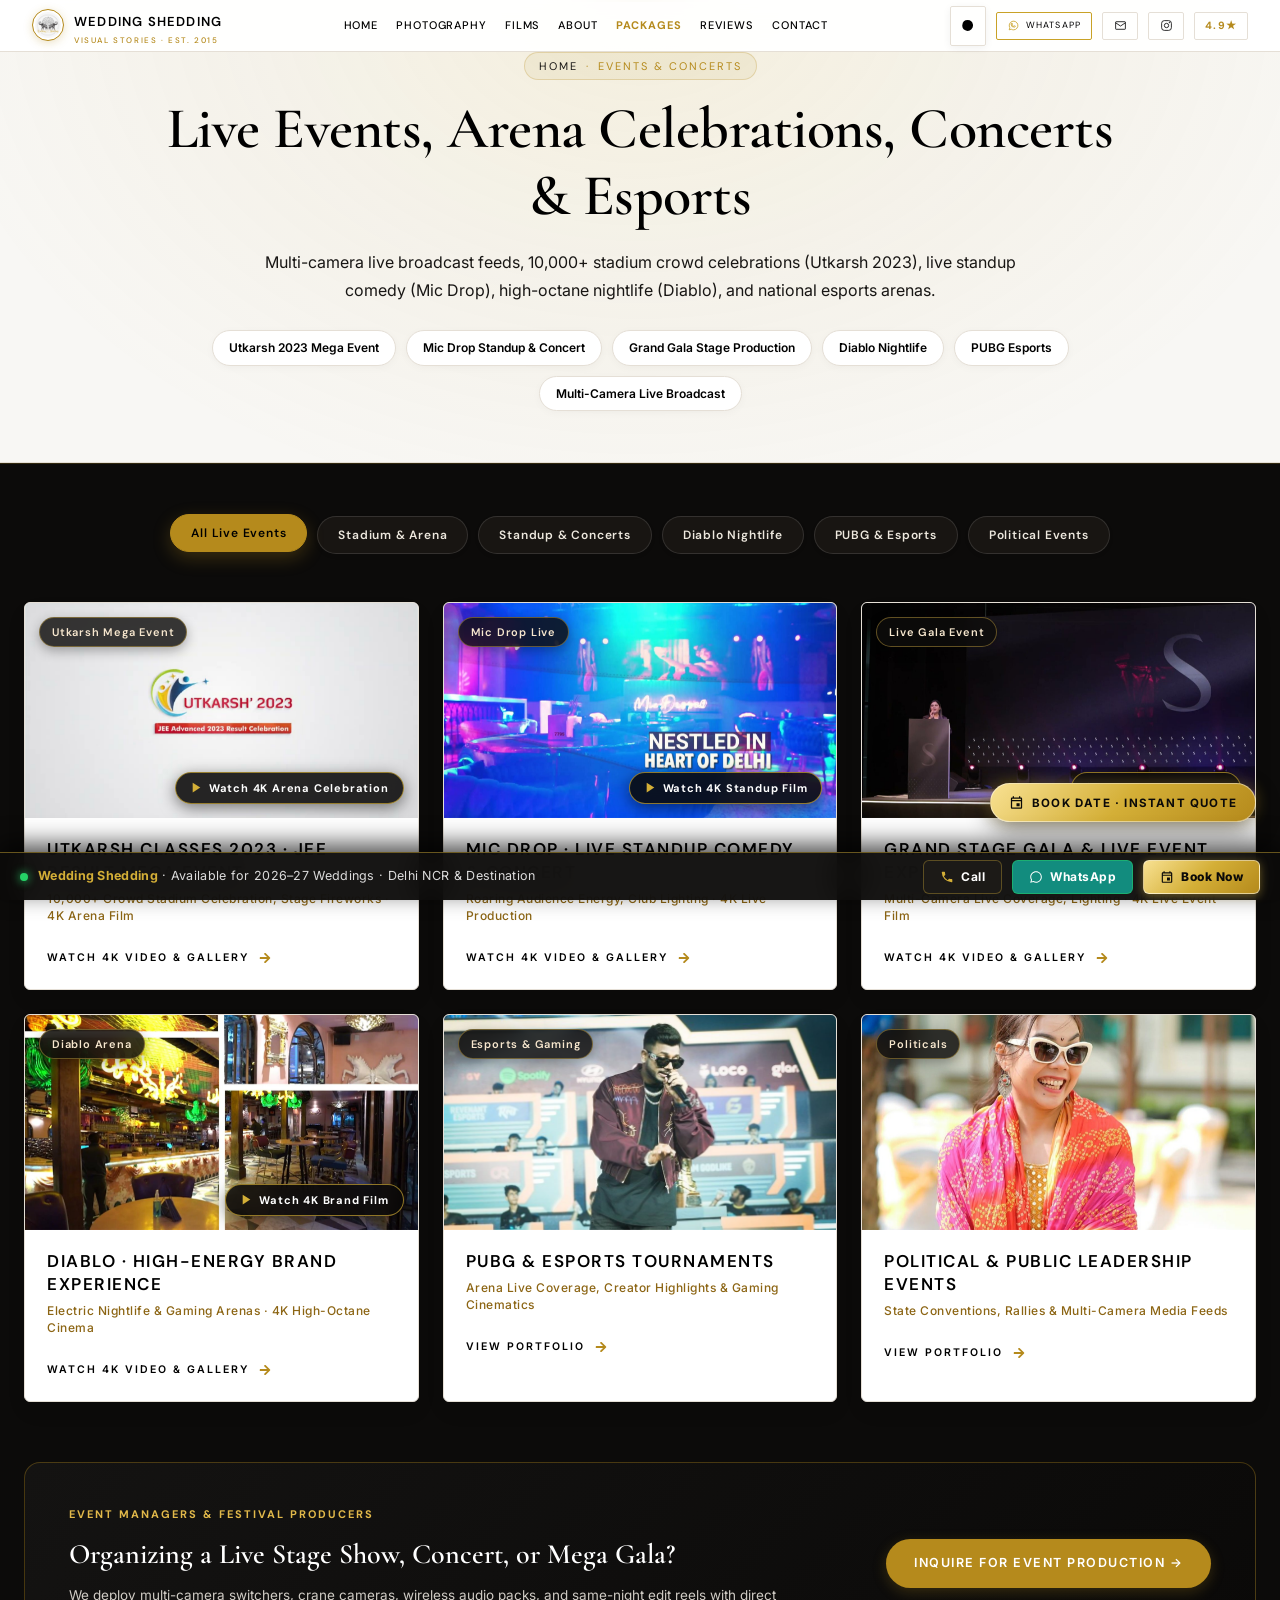
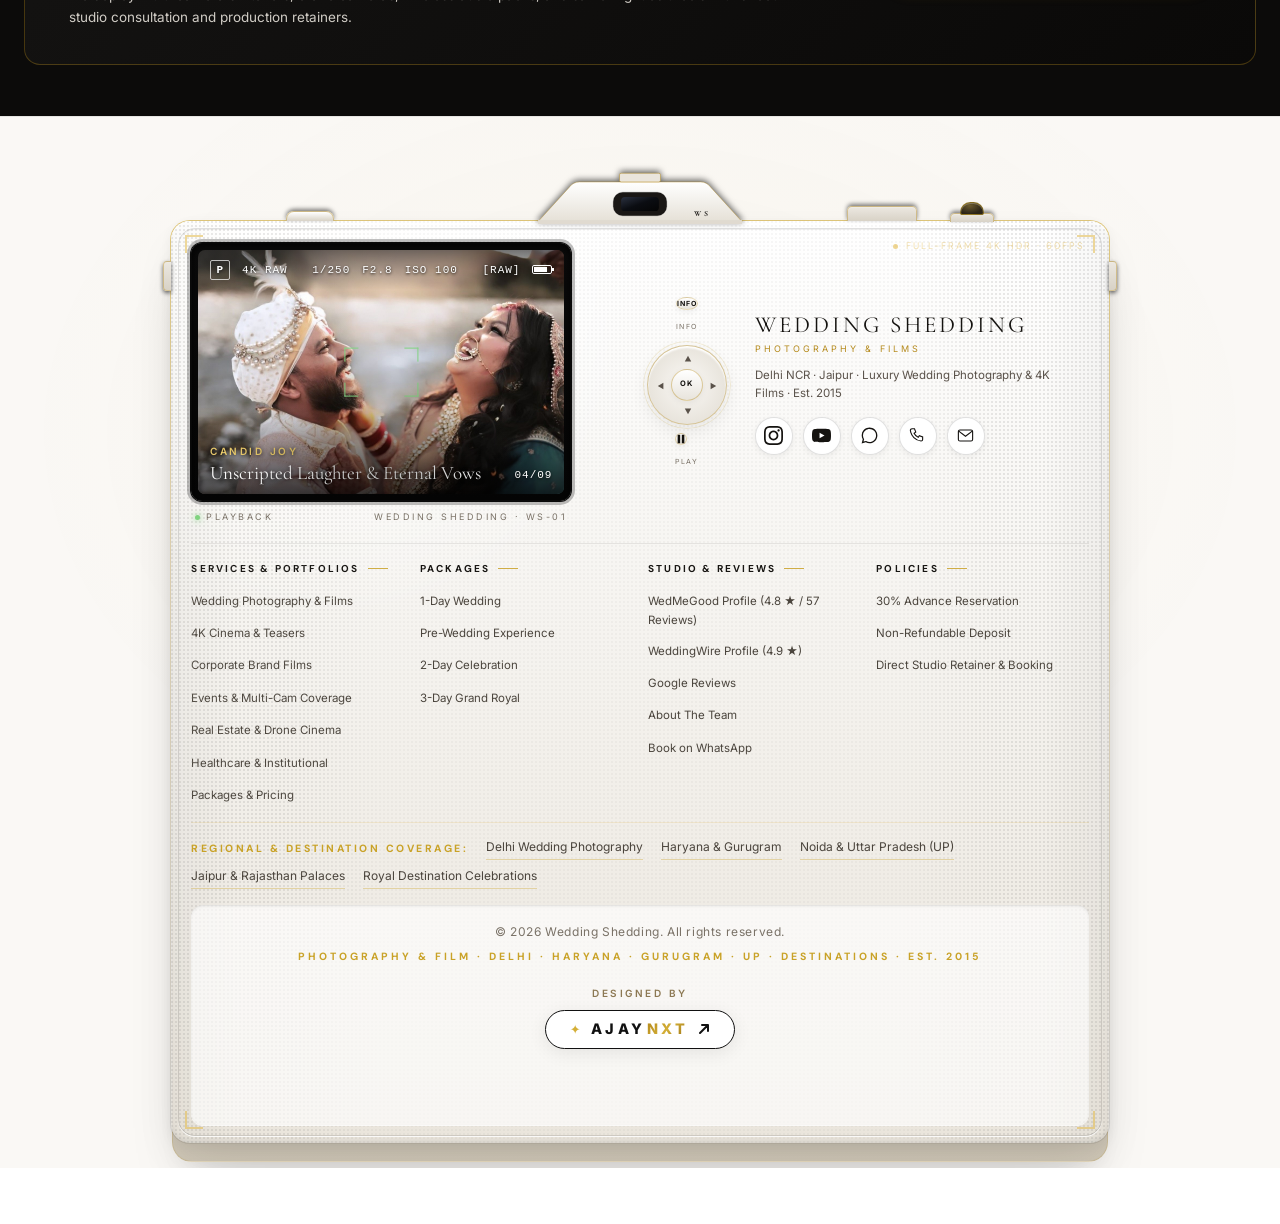
<file: events.html>
<!DOCTYPE html>
<html lang="en-IN">
<head>
  <!-- Google tag (gtag.js) -->
  <script async src="https://www.googletagmanager.com/gtag/js?id=G-HC5508FNHJ"></script>
  <script>
    window.dataLayer = window.dataLayer || [];
    function gtag(){dataLayer.push(arguments);}
    gtag('js', new Date());

    gtag('config', 'G-HC5508FNHJ');
  </script>

  <meta charset="UTF-8">
  <meta name="viewport" content="width=device-width, initial-scale=1.0, maximum-scale=5.0, viewport-fit=cover">

  <!-- Meta Pixel Code -->
  <script>
  !function(f,b,e,v,n,t,s)
  {if(f.fbq)return;n=f.fbq=function(){n.callMethod?
  n.callMethod.apply(n,arguments):n.queue.push(arguments)};
  if(!f._fbq)f._fbq=n;n.push=n;n.loaded=!0;n.version='2.0';
  n.queue=[];t=b.createElement(e);t.async=!0;
  t.src=v;s=b.getElementsByTagName(e)[0];
  s.parentNode.insertBefore(t,s)}(window, document,'script',
  'https://connect.facebook.net/en_US/fbevents.js');
  fbq('init', '1101168519325335');
  fbq('track', 'PageView');
  </script>
  
  <!-- End Meta Pixel Code -->
  <title>Event Photography &amp; Multi-Cam Coverage | Delhi NCR</title>
  <meta name="description" content="Event photography and multi-camera video production for concerts, live events and corporate shows across Delhi NCR by Wedding Shedding.">
  <link rel="canonical" href="https://weddingshedding.in/events.html">
  <meta name="google-site-verification" content="yIkZlTq9istiy4zY-IwjsDpJom8qskt7l591G9nEr64">
  <meta name="p:domain_verify" content="9de3448f8d0cce7dc41e483d0ee1960b"/>
  <meta name="robots" content="index, follow, max-image-preview:large">
  <meta property="og:type" content="website">
  <meta property="og:site_name" content="Wedding Shedding">
  <meta property="og:title" content="Event Photography &amp; Multi-Cam Coverage | Delhi NCR">
  <meta property="og:description" content="Event photography and multi-camera video production for concerts, live events and corporate shows across Delhi NCR by Wedding Shedding.">
  <meta property="og:url" content="https://weddingshedding.in/events.html">
  <meta property="og:image" content="https://weddingshedding.in/assets/images/ws_video_utkarsh.jpg?v=3">
  <meta property="og:image:alt" content="Event photography and multi-camera video production in Delhi NCR.">
  <link rel="preconnect" href="https://fonts.googleapis.com">
  <link rel="preconnect" href="https://fonts.gstatic.com" crossorigin>
  <link rel="stylesheet" href="https://fonts.googleapis.com/css2?family=Alex+Brush&amp;family=Caveat:wght@400;600;700&amp;family=Great+Vibes&amp;family=Cormorant+Garamond:ital,wght@0,300;0,400;0,500;0,600;0,700;1,300;1,400;1,600&amp;family=DM+Sans:ital,opsz,wght@0,9..40,100..1000;1,9..40,100..1000&amp;family=Inter:wght@300;400;500;600;700&amp;family=Playfair+Display:ital,wght@0,400..900;1,400..900&amp;family=Syne:wght@400..800&amp;display=swap">
  <link rel="stylesheet" href="assets/css/style.css?v=12">
  <link rel="icon" type="image/png" href="assets/images/ws_logo.png?v=3">

  <!-- Schema.org Structured Data -->
  <script type="application/ld+json">
{
  "@context": "https://schema.org",
  "@graph": [
    {
      "@type": "BreadcrumbList",
      "itemListElement": [
        {
          "@type": "ListItem",
          "position": 1,
          "name": "Home",
          "item": "https://weddingshedding.in/"
        },
        {
          "@type": "ListItem",
          "position": 2,
          "name": "Live Events & Concerts",
          "item": "https://weddingshedding.in/events.html"
        }
      ]
    },
    {
      "@type": "LocalBusiness",
      "@id": "https://weddingshedding.in/#business",
      "name": "Wedding Shedding - Live Events, Arena Concerts & Esports Cinematography",
      "url": "https://weddingshedding.in/events.html",
      "image": "https://weddingshedding.in/assets/images/ws_video_utkarsh.jpg",
      "telephone": "+917503550936",
      "email": "weddingshedding.india@gmail.com",
      "priceRange": "₹₹₹",
      "address": {
        "@type": "PostalAddress",
        "streetAddress": "Gali NO 01, near Lance Ford School, Sunil Colony, Parshuram Enclave",
        "addressLocality": "Burari, Delhi",
        "postalCode": "110084",
        "addressCountry": "IN"
      },
      "areaServed": [
        "Delhi",
        "Haryana",
        "Gurugram",
        "Uttar Pradesh",
        "Noida",
        "Ghaziabad",
        "Delhi NCR",
        "Jaipur",
        "Jodhpur",
        "Mumbai",
        "Chandigarh",
        "Bengaluru",
        "India"
      ],
      "description": "Multi-camera live broadcast feeds, stadium crowd celebrations, comedy specials, and gaming tournament coverage."
    },
    {
      "@type": "VideoObject",
      "name": "Utkarsh Classes 2023 JEE Result Mega Arena Celebration",
      "description": "10,000+ stadium arena crowd celebration, stage fireworks, and live multi-camera cinematography by Wedding Shedding.",
      "thumbnailUrl": "https://weddingshedding.in/assets/images/ws_video_utkarsh.jpg",
      "uploadDate": "2023-07-10",
      "contentUrl": "https://drive.google.com/file/d/1sK66FbH_XNDO85WTE0SNf2lpMkzlUccw/preview",
      "embedUrl": "https://drive.google.com/file/d/1sK66FbH_XNDO85WTE0SNf2lpMkzlUccw/preview"
    },
    {
      "@type": "VideoObject",
      "name": "Mic Drop Live Standup Comedy & Concert Film",
      "description": "Live stand-up comedy performance and club concert cinematography by Wedding Shedding.",
      "thumbnailUrl": "https://weddingshedding.in/assets/images/ws_video_micdrop.jpg",
      "uploadDate": "2023-11-20",
      "contentUrl": "https://drive.google.com/file/d/1s4O3Dkyw0lQer3eZW1dFUdWKaQWj8GY9/preview",
      "embedUrl": "https://drive.google.com/file/d/1s4O3Dkyw0lQer3eZW1dFUdWKaQWj8GY9/preview"
    }
  ]
}
  </script>
  <meta property="og:locale" content="en_IN">
  <meta name="twitter:card" content="summary_large_image">
  <meta name="twitter:url" content="https://weddingshedding.in/events.html">
  <meta name="twitter:title" content="Event Photography &amp; Multi-Cam Coverage | Delhi NCR">
  <meta name="twitter:description" content="Event photography and multi-camera video production for concerts, live events and corporate shows across Delhi NCR by Wedding Shedding.">
  <meta name="twitter:image" content="https://weddingshedding.in/assets/images/ws_video_utkarsh.jpg?v=3">
</head>
<body>
<noscript><img height="1" width="1" style="display:none" alt="" aria-hidden="true"
  src="https://www.facebook.com/tr?id=1101168519325335&ev=PageView&noscript=1"
  /></noscript>
  <!-- Wedding Shedding Magnetic Cursor -->
  <div class="nk-cursor-dot" id="nkCursorDot" aria-hidden="true"></div>
  <div class="nk-cursor-ring" id="nkCursorRing" aria-hidden="true"></div>

  <!-- SITE HEADER (WEDDING SHEDDING DUAL LUXURY BAR) -->
  <header class="site-header" id="nk-site-header">
    <div class="header-container">
      <!-- Mobile Left Burger -->
      <button class="mobile-menu-toggle nk-burger" aria-label="Open Menu">
        <span></span><span></span><span></span>
      </button>

      <!-- Center / Left Brand Logo -->
      <a href="/" class="site-logo" aria-label="Wedding Shedding">
        <div style="display:flex;align-items:center;gap:10px;">
          <img src="assets/images/ws_logo_light.png?v=3" alt="Wedding Shedding Logo" class="ws-logo-light" style="width:32px;height:32px;border-radius:50%;border:1.5px solid var(--g);box-shadow:0 2px 8px rgba(181,138,28,0.25);background:#FFFFFF;padding:2px;">
          <img src="assets/images/ws_logo_dark.png?v=3" alt="Wedding Shedding Logo" class="ws-logo-dark" style="width:32px;height:32px;border-radius:50%;border:1.5px solid var(--g);box-shadow:0 2px 10px rgba(0,0,0,0.6);background:#1A1715;padding:2px;">
          <div>
            <span class="brand-title">Wedding Shedding</span>
            <span class="brand-sub">Visual Stories &middot; Est. 2015</span>
          </div>
        </div>
      </a>

      <!-- Desktop Navigation -->
      <nav class="main-nav" aria-label="Main Navigation">
        <div class="nav-item">
          <a href="/" class="nav-link">Home</a>
        </div>
        <div class="nav-item">
          <a href="weddings.html" class="nav-link">Photography</a>
        </div>
        <div class="nav-item">
          <a href="https://www.youtube.com/@weddingshedding2308/videos" target="_blank" rel="noopener" class="nav-link">Films</a>
        </div>
        <div class="nav-item">
          <a href="/#about" class="nav-link">About</a>
        </div>
        <div class="nav-item">
          <a href="/#packages" class="nav-link" style="color:var(--g);font-weight:700;">Packages</a>
        </div>
        <div class="nav-item">
          <a href="/#reviews" class="nav-link">Reviews</a>
        </div>
        <div class="nav-item">
          <a href="/#contact" class="nav-link">Contact</a>
        </div>
      </nav>

      <!-- Action Buttons (Wedding Shedding CTAs) -->
      <div class="header-actions nk-hdr-right">
        <!-- Theme Mode Switcher -->
        <button id="themeToggleBtn" class="theme-toggle-btn nk-hdr-btn" type="button" aria-label="Toggle White or Black Mode" title="Toggle White or Black Mode" style="width:36px;padding:0;">
          <svg class="sun-icon" viewBox="0 0 24 24"><path d="M12 7c-2.76 0-5 2.24-5 5s2.24 5 5 5 5-2.24 5-5-2.24-5-5-5zM2 13h2c.55 0 1-.45 1-1s-.45-1-1-1H2c-.55 0-1 .45-1 1s.45 1 1 1zm18 0h2c.55 0 1-.45 1-1s-.45-1-1-1h-2c-.55 0-1 .45-1 1s.45 1 1 1zM11 2v2c0 .55.45 1 1 1s1-.45 1-1V2c0-.55-.45-1-1-1s-1 .45-1 1zm0 18v2c0 .55.45 1 1 1s1-.45 1-1v-2c0-.55-.45-1-1-1s-1 .45-1 1zM5.99 4.58c-.39-.39-1.03-.39-1.41 0s-.39 1.03 0 1.41l1.06 1.06c.39.39 1.03.39 1.41 0s.39-1.03 0-1.41L5.99 4.58zm12.37 12.37c-.39-.39-1.03-.39-1.41 0s-.39 1.03 0 1.41l1.06 1.06c.39.39 1.03.39 1.41 0s.39-1.03 0-1.41l-1.06-1.06zm1.06-10.96c.39-.39.39-1.03 0-1.41s-1.03-.39-1.41 0l-1.06 1.06c-.39.39-.39 1.03 0 1.41s1.03.39 1.41 0l1.06-1.06zM7.05 18.36l-1.06 1.06c-.39.39-.39 1.03 0 1.41s1.03.39 1.41 0l1.06-1.06c.39-.39.39-1.03 0-1.41s-1.02-.39-1.41 0z"/></svg>
          <svg class="moon-icon" viewBox="0 0 24 24"><path d="M12.3 2a10 10 0 0 0-1.9 19.8 10 10 0 0 0 11.6-11.6A10 10 0 0 0 12.3 2z"/></svg>
        </button>

        <!-- WhatsApp Button -->
        <a class="nk-hdr-btn is-wa" href="https://wa.me/917503550936?text=Hi%20Wedding%20Shedding%2C%20I%20found%20you%20through%20your%20website." target="_blank" rel="noopener">
          <svg viewBox="0 0 24 24" fill="none" stroke="currentColor" stroke-width="1.5" aria-hidden="true"><path d="M4 20l1.3-3.8A8 8 0 1 1 12 20a8 8 0 0 1-4.2-1.2z"/><path d="M9 9.5c.3 1.8 1.7 3.3 3.5 4l1-1 2 .8c-.2 1-1 1.7-2 1.7A5.5 5.5 0 0 1 7.5 9.5c0-1 .7-1.8 1.7-2l.8 2z"/></svg>
          <span class="lbl-long">Chat on WhatsApp</span>
          <span class="lbl-short">WhatsApp</span>
        </a>

        <!-- Email Button -->
        <a class="nk-hdr-btn is-mail" href="mailto:weddingshedding.india@gmail.com" aria-label="Email Wedding Shedding">
          <svg viewBox="0 0 24 24" fill="none" stroke="currentColor" stroke-width="1.5" aria-hidden="true"><rect x="3" y="5" width="18" height="14" rx="1"/><path d="M3 7l9 6 9-6"/></svg>
          <span class="lbl">Email</span>
        </a>

        <!-- Instagram Button -->
        <a class="nk-hdr-btn is-ig" href="https://www.instagram.com/weddingshedding_0" target="_blank" rel="noopener" aria-label="Wedding Shedding on Instagram">
          <svg viewBox="0 0 24 24" fill="none" stroke="currentColor" stroke-width="1.5" aria-hidden="true"><rect x="3" y="3" width="18" height="18" rx="5"/><circle cx="12" cy="12" r="4"/><circle cx="17.5" cy="6.5" r="0.6" fill="currentColor"/></svg>
        </a>

        <!-- Award Badge -->
        <a href="https://www.weddingwire.in/wedding-photographers/wedding-shedding--e385150" target="_blank" rel="noopener" class="nk-hdr-btn" title="WeddingWire 4.9 Rating &amp; Award Winner" aria-label="WeddingWire Profile" style="padding:0 10px;">
          <span style="font-size:10.5px;font-weight:700;color:var(--g);">4.9★</span>
        </a>
      </div>

      <!-- Mobile WhatsApp Icon -->
      <a class="nk-hdr-wa" href="https://wa.me/917503550936?text=Hi%20Wedding%20Shedding%2C%20I%20found%20you%20through%20your%20website." target="_blank" rel="noopener" aria-label="Message Wedding Shedding on WhatsApp">
        <svg viewBox="0 0 24 24" fill="none" stroke="currentColor" stroke-width="1.5" aria-hidden="true"><path d="M4 20l1.3-3.8A8 8 0 1 1 12 20a8 8 0 0 1-4.2-1.2z"/><path d="M9 9.5c.3 1.8 1.7 3.3 3.5 4l1-1 2 .8c-.2 1-1 1.7-2 1.7A5.5 5.5 0 0 1 7.5 9.5c0-1 .7-1.8 1.7-2l.8 2z"/></svg>
      </a>
    </div>
  </header>

  <!-- Mobile Drawer -->
  <aside class="mobile-drawer" aria-label="Mobile Menu">
    <div class="mobile-drawer-header">
      <div style="display:flex;align-items:center;gap:10px;">
        <img src="assets/images/ws_logo_light.png?v=3" alt="Wedding Shedding" class="ws-logo-light" style="width:36px;height:36px;border-radius:50%;border:1px solid var(--g);background:#FFFFFF;padding:2px;">
        <img src="assets/images/ws_logo_dark.png?v=3" alt="Wedding Shedding" class="ws-logo-dark" style="width:36px;height:36px;border-radius:50%;border:1px solid var(--g);background:#1A1715;padding:2px;">
        <span class="brand-title">Wedding Shedding</span>
      </div>
      <div style="display:flex;align-items:center;gap:8px;">
        <button id="themeToggleBtnMobile" class="theme-toggle-btn" type="button" aria-label="Toggle White or Black Mode" style="width:34px;height:34px;">
          <svg class="sun-icon" viewBox="0 0 24 24"><path d="M12 7c-2.76 0-5 2.24-5 5s2.24 5 5 5 5-2.24 5-5-2.24-5-5-5zM2 13h2c.55 0 1-.45 1-1s-.45-1-1-1H2c-.55 0-1 .45-1 1s.45 1 1 1zm18 0h2c.55 0 1-.45 1-1s-.45-1-1-1h-2c-.55 0-1 .45-1 1s.45 1 1 1zM11 2v2c0 .55.45 1 1 1s1-.45 1-1V2c0-.55-.45-1-1-1s-1 .45-1 1zm0 18v2c0 .55.45 1 1 1s1-.45 1-1v-2c0-.55-.45-1-1-1s-1 .45-1 1zM5.99 4.58c-.39-.39-1.03-.39-1.41 0s-.39 1.03 0 1.41l1.06 1.06c.39.39 1.03.39 1.41 0s.39-1.03 0-1.41L5.99 4.58zm12.37 12.37c-.39-.39-1.03-.39-1.41 0s-.39 1.03 0 1.41l1.06 1.06c.39.39 1.03.39 1.41 0s.39-1.03 0-1.41l-1.06-1.06zm1.06-10.96c.39-.39.39-1.03 0-1.41s-1.03-.39-1.41 0l-1.06 1.06c-.39.39-.39 1.03 0 1.41s1.03.39 1.41 0l1.06-1.06zM7.05 18.36l-1.06 1.06c-.39.39-.39 1.03 0 1.41s1.03.39 1.41 0l1.06-1.06c.39-.39.39-1.03 0-1.41s-1.02-.39-1.41 0z"/></svg>
          <svg class="moon-icon" viewBox="0 0 24 24"><path d="M12.3 2a10 10 0 0 0-1.9 19.8 10 10 0 0 0 11.6-11.6A10 10 0 0 0 12.3 2z"/></svg>
        </button>
        <button class="mobile-drawer-close" aria-label="Close Menu">&times;</button>
      </div>
    </div>
        <ul class="mobile-nav-list">
      <li class="mobile-nav-item"><a href="/">Home</a></li>
      <li class="mobile-nav-item"><a href="weddings.html">Photography</a></li>
      <li class="mobile-nav-item"><a href="https://www.youtube.com/@weddingshedding2308/videos" target="_blank" rel="noopener">Films</a></li>
      <li class="mobile-nav-item"><a href="/#about">About</a></li>
      <li class="mobile-nav-item"><a href="/#packages" style="color:var(--g);font-weight:700;">Packages</a></li>
      <li class="mobile-nav-item"><a href="/#reviews">Reviews</a></li>
      <li class="mobile-nav-item"><a href="/#contact">Contact</a></li>
    </ul>
  </aside>


  <!-- SUBPAGE HERO -->
  <section class="subpage-hero">
    <div class="subpage-hero-inner nkx-rv">
      <div class="subpage-breadcrumb">
        <a href="/">Home</a> &middot; <span>Events &amp; Concerts</span>
      </div>
      <h1 class="subpage-title">Live Events, Arena Celebrations, Concerts &amp; Esports</h1>
      <p class="subpage-desc">Multi-camera live broadcast feeds, 10,000+ stadium crowd celebrations (Utkarsh 2023), live standup comedy (Mic Drop), high-octane nightlife (Diablo), and national esports arenas.</p>
      <div class="subpage-pills">
        <span class="subpage-pill">Utkarsh 2023 Mega Event</span>
        <span class="subpage-pill">Mic Drop Standup &amp; Concert</span>
        <span class="subpage-pill">Grand Gala Stage Production</span>
        <span class="subpage-pill">Diablo Nightlife</span>
        <span class="subpage-pill">PUBG Esports</span>
        <span class="subpage-pill">Multi-Camera Live Broadcast</span>
      </div>
    </div>
  </section>

  <!-- PORTFOLIO SECTION -->
  <section class="nk-projects-section" style="padding-top: 50px;">
    <!-- Filter Tabs -->
    <div class="portfolio-filter-bar nkx-rv" role="tablist">
      <button class="portfolio-filter-btn is-active" data-filter="all" role="tab" aria-selected="true">All Live Events</button>
      <button class="portfolio-filter-btn" data-filter="arena" role="tab" aria-selected="false">Stadium &amp; Arena</button>
      <button class="portfolio-filter-btn" data-filter="comedy" role="tab" aria-selected="false">Standup &amp; Concerts</button>
      <button class="portfolio-filter-btn" data-filter="nightlife" role="tab" aria-selected="false">Diablo Nightlife</button>
      <button class="portfolio-filter-btn" data-filter="esports" role="tab" aria-selected="false">PUBG &amp; Esports</button>
      <button class="portfolio-filter-btn" data-filter="political" role="tab" aria-selected="false">Political Events</button>
    </div>

    <!-- Grid -->
    <div class="projects-grid">
      <!-- Project: Utkarsh Classes 2023 &middot; JEE Result Mega Event -->
      <div class="project-card nkx-rv" data-category="arena" data-project="utkarsh-result-celebration">
        <div class="project-card-img">
          <img src="assets/images/ws_video_utkarsh.jpg?v=3" alt="Utkarsh Classes 2023 &middot; JEE Result Mega Event by Wedding Shedding" loading="lazy">
          <span class="project-card-tag">Utkarsh Mega Event</span>
          <div class="card-video-pill">
            <svg viewBox="0 0 24 24" width="13" height="13" fill="#D4AF37"><polygon points="5 3 19 12 5 21 5 3"></polygon></svg>
            Watch 4K Arena Celebration
          </div>
        </div>
        <div class="project-card-content">
          <h3 class="project-card-title">Utkarsh Classes 2023 &middot; JEE Result Mega Event</h3>
          <p class="project-card-sub">10,000+ Crowd Stadium Celebration, Stage Fireworks &middot; 4K Arena Film</p>
          <div class="project-btn-wrap">
            <span class="btn-view-project">
              Watch 4K Video &amp; Gallery
              <svg viewBox="0 0 448 512"><path d="M190.5 66.9l22.2-22.2c9.4-9.4 24.6-9.4 33.9 0L441 239c9.4 9.4 9.4 24.6 0 33.9L246.6 467.3c-9.4 9.4-24.6 9.4-33.9 0l-22.2-22.2c-9.5-9.5-9.3-25 .4-34.3L311.4 296H24c-13.3 0-24-10.7-24-24v-32c0-13.3 10.7-24 24-24h287.4L190.9 101.2c-9.8-9.3-10-24.8-.4-34.3z"/></svg>
            </span>
          </div>
        </div>
      </div>

      <!-- Project: Mic Drop &middot; Live Standup Comedy &amp; Concert -->
      <div class="project-card nkx-rv" data-category="comedy" data-project="micdrop-live-comedy">
        <div class="project-card-img">
          <img src="assets/images/ws_video_micdrop.jpg?v=3" alt="Mic Drop &middot; Live Standup Comedy &amp; Concert by Wedding Shedding" loading="lazy">
          <span class="project-card-tag">Mic Drop Live</span>
          <div class="card-video-pill">
            <svg viewBox="0 0 24 24" width="13" height="13" fill="#D4AF37"><polygon points="5 3 19 12 5 21 5 3"></polygon></svg>
            Watch 4K Standup Film
          </div>
        </div>
        <div class="project-card-content">
          <h3 class="project-card-title">Mic Drop &middot; Live Standup Comedy &amp; Concert</h3>
          <p class="project-card-sub">Roaring Audience Energy, Club Lighting &middot; 4K Live Production</p>
          <div class="project-btn-wrap">
            <span class="btn-view-project">
              Watch 4K Video &amp; Gallery
              <svg viewBox="0 0 448 512"><path d="M190.5 66.9l22.2-22.2c9.4-9.4 24.6-9.4 33.9 0L441 239c9.4 9.4 9.4 24.6 0 33.9L246.6 467.3c-9.4 9.4-24.6 9.4-33.9 0l-22.2-22.2c-9.5-9.5-9.3-25 .4-34.3L311.4 296H24c-13.3 0-24-10.7-24-24v-32c0-13.3 10.7-24 24-24h287.4L190.9 101.2c-9.8-9.3-10-24.8-.4-34.3z"/></svg>
            </span>
          </div>
        </div>
      </div>

      <!-- Project: Grand Stage Gala &amp; Live Event Experience -->
      <div class="project-card nkx-rv" data-category="arena" data-project="mega-gala-event">
        <div class="project-card-img">
          <img src="assets/images/ws_video_event.jpg?v=3" alt="Grand Stage Gala &amp; Live Event Experience by Wedding Shedding" loading="lazy">
          <span class="project-card-tag">Live Gala Event</span>
          <div class="card-video-pill">
            <svg viewBox="0 0 24 24" width="13" height="13" fill="#D4AF37"><polygon points="5 3 19 12 5 21 5 3"></polygon></svg>
            Watch 4K Gala Film
          </div>
        </div>
        <div class="project-card-content">
          <h3 class="project-card-title">Grand Stage Gala &amp; Live Event Experience</h3>
          <p class="project-card-sub">Multi-Camera Live Coverage, Lighting &middot; 4K Live Event Film</p>
          <div class="project-btn-wrap">
            <span class="btn-view-project">
              Watch 4K Video &amp; Gallery
              <svg viewBox="0 0 448 512"><path d="M190.5 66.9l22.2-22.2c9.4-9.4 24.6-9.4 33.9 0L441 239c9.4 9.4 9.4 24.6 0 33.9L246.6 467.3c-9.4 9.4-24.6 9.4-33.9 0l-22.2-22.2c-9.5-9.5-9.3-25 .4-34.3L311.4 296H24c-13.3 0-24-10.7-24-24v-32c0-13.3 10.7-24 24-24h287.4L190.9 101.2c-9.8-9.3-10-24.8-.4-34.3z"/></svg>
            </span>
          </div>
        </div>
      </div>

      <!-- Project: Diablo &middot; High-Energy Brand Experience -->
      <div class="project-card nkx-rv" data-category="nightlife" data-project="gaming-diablo">
        <div class="project-card-img">
          <img src="assets/images/ws_video_diablo.jpg?v=3" alt="Diablo &middot; High-Energy Brand Experience by Wedding Shedding" loading="lazy">
          <span class="project-card-tag">Diablo Arena</span>
          <div class="card-video-pill">
            <svg viewBox="0 0 24 24" width="13" height="13" fill="#D4AF37"><polygon points="5 3 19 12 5 21 5 3"></polygon></svg>
            Watch 4K Brand Film
          </div>
        </div>
        <div class="project-card-content">
          <h3 class="project-card-title">Diablo &middot; High-Energy Brand Experience</h3>
          <p class="project-card-sub">Electric Nightlife &amp; Gaming Arenas &middot; 4K High-Octane Cinema</p>
          <div class="project-btn-wrap">
            <span class="btn-view-project">
              Watch 4K Video &amp; Gallery
              <svg viewBox="0 0 448 512"><path d="M190.5 66.9l22.2-22.2c9.4-9.4 24.6-9.4 33.9 0L441 239c9.4 9.4 9.4 24.6 0 33.9L246.6 467.3c-9.4 9.4-24.6 9.4-33.9 0l-22.2-22.2c-9.5-9.5-9.3-25 .4-34.3L311.4 296H24c-13.3 0-24-10.7-24-24v-32c0-13.3 10.7-24 24-24h287.4L190.9 101.2c-9.8-9.3-10-24.8-.4-34.3z"/></svg>
            </span>
          </div>
        </div>
      </div>

      <!-- Project: PUBG &amp; Esports Tournaments -->
      <div class="project-card nkx-rv" data-category="esports" data-project="pubg-esports">
        <div class="project-card-img">
          <img src="assets/images/ws_esports_01.jpg?v=3" alt="PUBG &amp; Esports Tournaments BGMI Masters Series by Wedding Shedding" loading="lazy">
          <span class="project-card-tag">Esports &amp; Gaming</span>
          
        </div>
        <div class="project-card-content">
          <h3 class="project-card-title">PUBG &amp; Esports Tournaments</h3>
          <p class="project-card-sub">Arena Live Coverage, Creator Highlights &amp; Gaming Cinematics</p>
          <div class="project-btn-wrap">
            <span class="btn-view-project">
              View Portfolio
              <svg viewBox="0 0 448 512"><path d="M190.5 66.9l22.2-22.2c9.4-9.4 24.6-9.4 33.9 0L441 239c9.4 9.4 9.4 24.6 0 33.9L246.6 467.3c-9.4 9.4-24.6 9.4-33.9 0l-22.2-22.2c-9.5-9.5-9.3-25 .4-34.3L311.4 296H24c-13.3 0-24-10.7-24-24v-32c0-13.3 10.7-24 24-24h287.4L190.9 101.2c-9.8-9.3-10-24.8-.4-34.3z"/></svg>
            </span>
          </div>
        </div>
      </div>

      <!-- Project: Political &amp; Public Leadership Events -->
      <div class="project-card nkx-rv" data-category="political" data-project="political-campaigns">
        <div class="project-card-img">
          <img src="assets/images/ws_photo-17.jpg?v=3" alt="Political &amp; Public Leadership Events by Wedding Shedding" loading="lazy">
          <span class="project-card-tag">Politicals</span>
          
        </div>
        <div class="project-card-content">
          <h3 class="project-card-title">Political &amp; Public Leadership Events</h3>
          <p class="project-card-sub">State Conventions, Rallies &amp; Multi-Camera Media Feeds</p>
          <div class="project-btn-wrap">
            <span class="btn-view-project">
              View Portfolio
              <svg viewBox="0 0 448 512"><path d="M190.5 66.9l22.2-22.2c9.4-9.4 24.6-9.4 33.9 0L441 239c9.4 9.4 9.4 24.6 0 33.9L246.6 467.3c-9.4 9.4-24.6 9.4-33.9 0l-22.2-22.2c-9.5-9.5-9.3-25 .4-34.3L311.4 296H24c-13.3 0-24-10.7-24-24v-32c0-13.3 10.7-24 24-24h287.4L190.9 101.2c-9.8-9.3-10-24.8-.4-34.3z"/></svg>
            </span>
          </div>
        </div>
      </div>

    </div>

    <!-- Event Producer CTA Banner -->
    <div class="client-drive-banner nkx-rv" style="max-width:1240px;margin:60px auto 0;background:linear-gradient(135deg, #141312 0%, #0A0908 100%);border:1px solid rgba(181,138,28,0.35);border-radius:16px;padding:36px clamp(20px, 4vw, 44px);display:flex;align-items:center;justify-content:space-between;gap:24px;flex-wrap:wrap;">
      <div style="max-width:720px;">
        <span style="display:inline-flex;align-items:center;gap:8px;font-family:var(--font-display);font-size:11px;font-weight:700;letter-spacing:2px;text-transform:uppercase;color:#E2B94A;margin-bottom:8px;">
          Event Managers &amp; Festival Producers
        </span>
        <h3 style="font-family:var(--font-serif);font-size:clamp(20px, 2.2vw, 28px);font-weight:600;color:#FFFFFF;margin:0 0 8px 0;">Organizing a Live Stage Show, Concert, or Mega Gala?</h3>
        <p style="font-family:var(--font-sans);font-size:13.5px;color:#D0CCC5;line-height:1.6;margin:0;">We deploy multi-camera switchers, crane cameras, wireless audio packs, and same-night edit reels with direct studio consultation and production retainers.</p>
      </div>
      <div style="display:flex;gap:14px;flex-wrap:wrap;">
        <a href="https://wa.me/917503550936?text=Hi%20Wedding%20Shedding,%20inquiring%20about%20Live%20Event/Concert%20production." target="_blank" rel="noopener" class="btn-gold-solid" style="padding:14px 28px;border-radius:30px;font-size:12.5px;">
          Inquire for Event Production &rarr;
        </a>
      </div>
    </div>
  </section>

  <!-- Project Modal & Lightbox Viewer -->
  <div class="nk-proj-modal" id="nkProjModal" hidden>
    <div class="nk-proj-modal__backdrop" data-proj-close></div>
    <div class="nk-proj-modal__panel" role="dialog" aria-modal="true">
      <div class="nk-proj-modal__bar">
        <div>
          <span class="nk-proj-modal__title" id="nkProjTitle">Media Showcase</span>
          <span class="nk-proj-modal__count"></span>
        </div>
        <div style="display:flex;align-items:center;gap:12px;">
          <button class="nk-proj-modal__close" data-proj-close aria-label="Close gallery">&times;</button>
        </div>
      </div>
      <div class="nk-proj-modal__grid"></div>
    </div>
  </div>

  <div class="nk-proj-viewer" id="nkProjViewer" hidden>
    <button class="nk-proj-viewer__close" data-proj-vclose aria-label="Close viewer">&times;</button>
    <button class="nk-proj-viewer__prev" aria-label="Previous image">&lsaquo;</button>
    <img src="[data-uri]" alt="Expanded portfolio view" class="nk-proj-viewer__img">
    <button class="nk-proj-viewer__next" aria-label="Next image">&rsaquo;</button>
    <div class="nk-proj-viewer__count"></div>
  </div>

    <!-- RETRO CAMERA FOOTER -->
  <footer class="nkf" id="nkf" aria-label="Site footer" data-init="1" style="--dur: 3000ms;">
    <div class="nkf__scene">
      <span class="nkf__depth" aria-hidden="true"></span>
      <div class="nkf__cam">
        <span class="nkf__inner" aria-hidden="true"></span>
        <!-- Camera Reticle Corner Marks (CAMRE WALE NISAN) -->
        <div class="nkf__corners" aria-hidden="true">
          <span class="tl"></span>
          <span class="tr"></span>
          <span class="bl"></span>
          <span class="br"></span>
        </div>
        <div class="nkf__spec-tag" aria-hidden="true">FULL-FRAME 4K HDR &middot; 60FPS</div>
        <!-- Top Plate with Vintage Viewfinder & Prism -->
        <div class="nkf__plate" aria-hidden="true">
          <svg class="nkf__hump" viewBox="0 0 260 56">
            <defs>
              <linearGradient id="nkfHump" x1="0" y1="0" x2="0" y2="1"><stop offset="0" stop-color="#2a2620"/><stop offset="1" stop-color="#1f1c17"/></linearGradient>
              <linearGradient id="nkfHumpLight" x1="0" y1="0" x2="0" y2="1"><stop offset="0" stop-color="#FFFFFF"/><stop offset="1" stop-color="#E5E0D6"/></linearGradient>
              <linearGradient id="nkfVF" x1="0" y1="0" x2="1" y2="1"><stop offset="0" stop-color="#2b3140"/><stop offset=".5" stop-color="#0b0d12"/><stop offset="1" stop-color="#050505"/></linearGradient>
            </defs>
            <path class="hb" d="M0 56 L40 12 Q45 5 53 5 H207 Q215 5 220 12 L260 56" />
            <rect class="cv" x="0.5" y="53.5" width="259" height="5" />
            <rect class="shoe" x="104" y="-6" width="52" height="11" rx="2" />
            <rect class="cup" x="96" y="18" width="68" height="30" rx="12" />
            <rect class="vf" x="106" y="24" width="48" height="18" rx="5" />
            <text class="brand" x="220" y="48" text-anchor="end">WS</text>
          </svg>
          <span class="nkf__lever"></span><span class="nkf__dial"></span><span class="nkf__shutter"><i></i></span>
          <span class="nkf__lug nkf__lug--l"></span><span class="nkf__lug nkf__lug--r"></span>
        </div>

        <!-- Camera LCD Screen & Controls -->
        <div class="nkf__main">
          <div class="nkf__screenwrap">
            <div class="nkf__screen" role="region" aria-roledescription="carousel" aria-label="Recent work playback" tabindex="0">
              <div class="nkf__glass">
                <!-- Slide 01: Bridal Portrait (Perfect Center Composition) -->
                <figure class="nkf__slide is-on" data-cat="Bridal Portrait" data-t="Sacred Elegance &amp; Polki Heirlooms">
                  <img src="assets/images/ws_photo-08.jpg" alt="Regal bride in sacred red veil and polki heirloom jewelry" loading="lazy" decoding="async">
                </figure>

                <!-- Slide 02: Royal Stage Mandap Decor & Couple -->
                <figure class="nkf__slide" data-cat="Royal Stage" data-t="Vedic Mandap &amp; Golden Throne">
                  <img src="assets/images/ws_photo-04.jpg" alt="Bride and groom on royal wedding stage surrounded by golden floral decor" loading="lazy" decoding="async">
                </figure>

                <!-- Slide 03: Royal Varmala Celebration Stage -->
                <figure class="nkf__slide" data-cat="Varmala Stage" data-t="Royal Floral Backdrop &amp; Celebration">
                  <img src="assets/images/ws_celebration_01.jpg" alt="Joyful wedding varmala stage celebration with golden floral backdrop by Wedding Shedding" loading="lazy" decoding="async">
                </figure>

                <!-- Slide 04: Candid Emotion & Laughter -->
                <figure class="nkf__slide" data-cat="Candid Joy" data-t="Unscripted Laughter &amp; Eternal Vows">
                  <img src="assets/images/ws_photo-09.jpg" alt="Joyful candid bride and groom laughing together" loading="lazy" decoding="async">
                </figure>

                <!-- Slide 05: Varmala & Kaleere Dance Celebration -->
                <figure class="nkf__slide" data-cat="Varmala &amp; Dance" data-t="Celebratory Kaleere Moments">
                  <img src="assets/images/ws_photo-02.jpg" alt="Groom and bride dancing joyfully with golden kaleere" loading="lazy" decoding="async">
                </figure>

                <!-- Slide 06: Pre-Wedding Classic Vintage Drive -->
                <figure class="nkf__slide" data-cat="Pre-Wedding" data-t="Classic Sunset &amp; Vintage Drive">
                  <img src="assets/images/ws_hero_vintage_car_couple.jpg" alt="Couple portrait with vintage sports car during sunset" loading="lazy" decoding="async">
                </figure>

                <!-- Slide 07: Bridal Entry & Floral Chandelier -->
                <figure class="nkf__slide" data-cat="Bridal Entry" data-t="Floral Chandelier &amp; Sacred Steps">
                  <img src="assets/images/ws_photo-03.jpg" alt="Bride in royal red lehenga entering under floral chandelier" loading="lazy" decoding="async">
                </figure>

                <!-- Slide 08: Warm Golden Bokeh Varmala Portrait -->
                <figure class="nkf__slide" data-cat="Vedic Vows" data-t="Golden Bokeh &amp; Varmala Glow">
                  <img src="assets/images/ws_photo-05.jpg" alt="Bride and groom in red turban and lehenga with warm golden bokeh" loading="lazy" decoding="async">
                </figure>

                <!-- Slide 09: Epic Dramatic Flying Gown Bridge -->
                <figure class="nkf__slide" data-cat="Cinematic Pre-Wed" data-t="Dramatic Bridge &amp; Flying Red Gown">
                  <img src="assets/images/ws_hero_flying_gown_bridge.jpg" alt="Pre-wedding couple on suspension bridge with dramatic flying red gown" loading="lazy" decoding="async">
                </figure>

                <!-- Camera Focus Bracket (4 corners) -->
                <div class="nkf__af lock" aria-hidden="true">
                  <i></i><i></i><i></i><i></i>
                </div>

                <!-- Camera HUD Overlays -->
                <div class="nkf__hud" aria-hidden="true">
                  <div class="nkf__hud-t">
                    <span><em class="nkf__mode" style="font-style:normal;font-weight:700;">P</em> <span class="nkf__hide-m">4K RAW</span></span>
                    <span><span>1/250</span><span>F2.8</span><span>ISO 100</span></span>
                    <span><span class="nkf__hide-m">[RAW]</span><span class="nkf__batt"></span></span>
                  </div>
                  <div class="nkf__hud-b">
                    <span class="nkf__cap"><b class="nkf__cat">Bridal Portrait</b><span class="nkf__ttl">Sacred Elegance &amp; Polki Heirlooms</span></span>
                    <span class="nkf__ctr">01/09</span>
                  </div>
                </div>
                <span class="nkf__prog" aria-hidden="true" style="display:none;"></span>
              </div>
            </div>
            <div class="nkf__screen-lbl" aria-hidden="true">
              <span class="nkf__led">Playback</span>
              <span>Wedding Shedding &middot; WS-01</span>
            </div>
          </div>

          <!-- D-Pad Navigation Controls -->
          <div class="nkf__ctrl">
            <div class="nkf__col"><button type="button" class="nkf__b nkf__sm nkf__info" aria-label="Toggle screen info" aria-pressed="true"><span>INFO</span></button><span class="nkf__cap-lbl" aria-hidden="true">Info</span></div>
            <div class="nkf__pad" role="group" aria-label="Browse photos">
              <button type="button" class="nkf__arr nkf__arr--u" aria-label="Previous photo"><svg viewBox="0 0 10 10"><path d="M5 1l4 7H1z"/></svg></button>
              <button type="button" class="nkf__arr nkf__arr--l" aria-label="Previous photo"><svg viewBox="0 0 10 10"><path d="M5 1l4 7H1z"/></svg></button>
              <button type="button" class="nkf__b nkf__ok" aria-label="Pause slideshow"><span>OK</span></button>
              <button type="button" class="nkf__arr nkf__arr--r" aria-label="Next photo"><svg viewBox="0 0 10 10"><path d="M5 1l4 7H1z"/></svg></button>
              <button type="button" class="nkf__arr nkf__arr--d" aria-label="Next photo"><svg viewBox="0 0 10 10"><path d="M5 1l4 7H1z"/></svg></button>
            </div>
            <div class="nkf__col"><button type="button" class="nkf__b nkf__sm nkf__play" aria-label="Pause slideshow"><svg class="i-pause" viewBox="0 0 12 12"><path d="M2 1h3v10H2zM7 1h3v10H7z"/></svg><svg class="i-play" viewBox="0 0 12 12" style="display:none"><path d="M3 1l8 5-8 5z"/></svg></button><span class="nkf__cap-lbl" aria-hidden="true">Play</span></div>
          </div>

          <!-- Brand Profile -->
          <div class="nkf__brand">
            <p class="nkf__name">Wedding Shedding</p>
            <p class="nkf__sub">Photography &amp; Films</p>
            <p class="nkf__tag">Delhi NCR &middot; Jaipur &middot; Luxury Wedding Photography &amp; 4K Films &middot; Est. 2015</p>
            <div class="nkf__icons">
              <a href="https://www.instagram.com/weddingshedding_0" target="_blank" rel="noopener" class="nkf__ic" aria-label="Instagram" title="Instagram"><svg class="fill" viewBox="0 0 24 24"><path d="M12 2.163c3.204 0 3.584.012 4.85.07 3.252.148 4.771 1.691 4.919 4.919.058 1.265.069 1.645.069 4.849 0 3.205-.012 3.584-.069 4.849-.149 3.225-1.664 4.771-4.919 4.919-1.266.058-1.644.07-4.85.07-3.204 0-3.584-.012-4.849-.07-3.26-.149-4.771-1.699-4.919-4.92-.058-1.265-.07-1.644-.07-4.849 0-3.204.013-3.583.07-4.849.149-3.227 1.664-4.771 4.919-4.919 1.266-.057 1.645-.069 4.849-.069zm0-2.163c-3.259 0-3.667.014-4.947.072-4.358.2-6.78 2.618-6.98 6.98-.059 1.281-.073 1.689-.073 4.948 0 3.259.014 3.668.072 4.948.2 4.358 2.618 6.78 6.98 6.98 1.281.058 1.689.072 4.948.072 3.259 0 3.668-.014 4.948-.072 4.354-.2 6.782-2.618 6.979-6.98.059-1.28.073-1.689.073-4.948 0-3.259-.014-3.667-.072-4.947-.196-4.354-2.617-6.78-6.979-6.98-1.281-.059-1.69-.073-4.949-.073zm0 5.838c-3.403 0-6.162 2.759-6.162 6.162s2.759 6.163 6.162 6.163 6.162-2.759 6.162-6.163c0-3.403-2.759-6.162-6.162-6.162zm0 10.162c-2.209 0-4-1.79-4-4 0-2.209 1.791-4 4-4s4 1.791 4 4c0 2.21-1.791 4-4 4zm6.406-11.845c-.796 0-1.441.645-1.441 1.44s.645 1.44 1.441 1.44c.795 0 1.439-.645 1.439-1.44s-.644-1.44-1.439-1.44z"/></svg></a>
              <a href="https://www.youtube.com/@weddingshedding2308" target="_blank" rel="noopener" class="nkf__ic" aria-label="YouTube" title="YouTube"><svg class="fill" viewBox="0 0 24 24"><path d="M23.498 6.186a3.016 3.016 0 0 0-2.122-2.136C19.505 3.545 12 3.545 12 3.545s-7.505 0-9.377.505A3.017 3.017 0 0 0 .502 6.186C0 8.07 0 12 0 12s0 3.93.502 5.814a3.016 3.016 0 0 0 2.122 2.136c1.871.505 9.376.505 9.376.505s7.505 0 9.377-.505a3.015 3.015 0 0 0 2.122-2.136C24 15.93 24 12 24 12s0-3.93-.502-5.814zM9.545 15.568V8.432L15.818 12l-6.273 3.568z"/></svg></a>
              <a href="https://wa.me/917503550936?text=Hi%20Wedding%20Shedding" target="_blank" rel="noopener" class="nkf__ic" aria-label="WhatsApp" title="WhatsApp"><svg class="fill" viewBox="0 0 24 24"><path d="M12.04 2C6.58 2 2.13 6.45 2.13 11.91c0 1.75.46 3.45 1.32 4.95L2.05 22l5.25-1.38a9.9 9.9 0 0 0 4.74 1.21h.01c5.46 0 9.91-4.45 9.91-9.91C21.96 6.45 17.5 2 12.04 2Zm0 18.15h-.01a8.23 8.23 0 0 1-4.19-1.15l-.3-.18-3.12.82.83-3.04-.2-.31a8.2 8.2 0 0 1-1.26-4.38c0-4.54 3.7-8.24 8.25-8.24a8.24 8.24 0 0 1 8.24 8.25c0 4.54-3.7 8.23-8.24 8.23Z"/></svg></a>
              <a href="tel:+917503550936" class="nkf__ic" aria-label="Call" title="Call"><svg viewBox="0 0 24 24"><path d="M5 3.5h3.2l1.6 4.2-2.1 1.4a11 11 0 0 0 5.2 5.2l1.4-2.1 4.2 1.6V17a2 2 0 0 1-2 2A15.5 15.5 0 0 1 3 5.5a2 2 0 0 1 2-2Z"/></svg></a>
              <a href="mailto:weddingshedding.india@gmail.com" class="nkf__ic" aria-label="Email" title="Email"><svg viewBox="0 0 24 24"><rect x="3" y="5" width="18" height="14" rx="2"/><path d="M3.5 6.5 12 13l8.5-6.5"/></svg></a>
            </div>
          </div>
        </div>

        <!-- Footer Menus -->
        <div class="nkf__menus">
          <div>
            <h3 class="nkf__h">Services &amp; Portfolios</h3>
            <ul class="nkf__menu">
              <li><a href="weddings.html">Wedding Photography &amp; Films <svg class="nkf__ar" viewBox="0 0 18 10"><path d="M0 5h16M12 1l4 4-4 4"/></svg></a></li>
              <li><a href="films.html">4K Cinema &amp; Teasers <svg class="nkf__ar" viewBox="0 0 18 10"><path d="M0 5h16M12 1l4 4-4 4"/></svg></a></li>
              <li><a href="corporate.html">Corporate Brand Films <svg class="nkf__ar" viewBox="0 0 18 10"><path d="M0 5h16M12 1l4 4-4 4"/></svg></a></li>
              <li><a href="events.html">Events &amp; Multi-Cam Coverage <svg class="nkf__ar" viewBox="0 0 18 10"><path d="M0 5h16M12 1l4 4-4 4"/></svg></a></li>
              <li><a href="real-estate.html">Real Estate &amp; Drone Cinema <svg class="nkf__ar" viewBox="0 0 18 10"><path d="M0 5h16M12 1l4 4-4 4"/></svg></a></li>
              <li><a href="healthcare-education.html">Healthcare &amp; Institutional <svg class="nkf__ar" viewBox="0 0 18 10"><path d="M0 5h16M12 1l4 4-4 4"/></svg></a></li>
              <li><a href="/#packages">Packages &amp; Pricing <svg class="nkf__ar" viewBox="0 0 18 10"><path d="M0 5h16M12 1l4 4-4 4"/></svg></a></li>
            </ul>
          </div>
          <div>
            <h3 class="nkf__h">Packages</h3>
            <ul class="nkf__menu">
              <li><a href="/#packages">1-Day Wedding <svg class="nkf__ar" viewBox="0 0 18 10"><path d="M0 5h16M12 1l4 4-4 4"/></svg></a></li>
              <li><a href="/#packages">Pre-Wedding Experience <svg class="nkf__ar" viewBox="0 0 18 10"><path d="M0 5h16M12 1l4 4-4 4"/></svg></a></li>
              <li><a href="/#packages">2-Day Celebration <svg class="nkf__ar" viewBox="0 0 18 10"><path d="M0 5h16M12 1l4 4-4 4"/></svg></a></li>
              <li><a href="/#packages">3-Day Grand Royal <svg class="nkf__ar" viewBox="0 0 18 10"><path d="M0 5h16M12 1l4 4-4 4"/></svg></a></li>
            </ul>
          </div>
          <div>
            <h3 class="nkf__h">Studio &amp; Reviews</h3>
            <ul class="nkf__menu">
              <li><a href="https://www.wedmegood.com/profile/Wedding-Shedding-506041/reviews" target="_blank" rel="noopener">WedMeGood Profile (4.8 ★ / 57 Reviews) <svg class="nkf__ar" viewBox="0 0 18 10"><path d="M0 5h16M12 1l4 4-4 4"/></svg></a></li>
              <li><a href="https://www.weddingwire.in/wedding-photographers/wedding-shedding--e385150" target="_blank" rel="noopener">WeddingWire Profile (4.9 ★) <svg class="nkf__ar" viewBox="0 0 18 10"><path d="M0 5h16M12 1l4 4-4 4"/></svg></a></li>
              <li><a href="https://g.page/r/CaNUqaPpp9tuEBM/review" target="_blank" rel="noopener">Google Reviews <svg class="nkf__ar" viewBox="0 0 18 10"><path d="M0 5h16M12 1l4 4-4 4"/></svg></a></li>
              <li><a href="/#about">About The Team <svg class="nkf__ar" viewBox="0 0 18 10"><path d="M0 5h16M12 1l4 4-4 4"/></svg></a></li>
              <li><a href="/#contact">Book on WhatsApp <svg class="nkf__ar" viewBox="0 0 18 10"><path d="M0 5h16M12 1l4 4-4 4"/></svg></a></li>
            </ul>
          </div>
          <div>
            <h3 class="nkf__h">Policies</h3>
            <ul class="nkf__menu">
              <li><a href="/#policies">30% Advance Reservation <svg class="nkf__ar" viewBox="0 0 18 10"><path d="M0 5h16M12 1l4 4-4 4"/></svg></a></li>
              <li><a href="/#policies">Non-Refundable Deposit <svg class="nkf__ar" viewBox="0 0 18 10"><path d="M0 5h16M12 1l4 4-4 4"/></svg></a></li>
              <li><a href="/#policies">Direct Studio Retainer &amp; Booking <svg class="nkf__ar" viewBox="0 0 18 10"><path d="M0 5h16M12 1l4 4-4 4"/></svg></a></li>
            </ul>
          </div>
        </div>

        <!-- Also Serving Regional Links -->
        <div class="nkf__areas">
          <span>REGIONAL &amp; DESTINATION COVERAGE:</span>
          <a href="delhi-ncr.html">Delhi Wedding Photography</a>
          <a href="delhi-ncr.html">Haryana &amp; Gurugram</a>
          <a href="delhi-ncr.html">Noida &amp; Uttar Pradesh (UP)</a>
          <a href="jaipur.html">Jaipur &amp; Rajasthan Palaces</a>
          <a href="weddings.html">Royal Destination Celebrations</a>
        </div>

        <!-- Footer Base with Golden AJAYNXT Brand -->
        <div class="nkf__base">
          <p class="nkf__copy">&copy; <span class="nkf__yr">2026</span> Wedding Shedding. All rights reserved.</p>
          <p class="nkf__model">PHOTOGRAPHY &amp; FILM &middot; DELHI &middot; HARYANA &middot; GURUGRAM &middot; UP &middot; DESTINATIONS &middot; EST. 2015</p>
          <div class="nkf__credits">
            <span class="nkf__credits-label">Designed by</span>
            <a href="https://ajaynxt.com" target="_blank" rel="noopener" class="nkf__ajaynxt" aria-label="Designed by AJAYNXT">
              <span class="ajaynxt-sparkle" aria-hidden="true">✦</span>
              <span class="ajaynxt-logo">AJAY<span class="ajaynxt-accent">NXT</span></span>
              <svg class="ajaynxt-arrow" viewBox="0 0 12 12" fill="none" stroke="currentColor" stroke-width="2" stroke-linecap="round" stroke-linejoin="round" aria-hidden="true"><path d="M2 10L10 2M10 2H4M10 2V8"/></svg>
            </a>
          </div>
        </div>
      </div>
    </div>
  </footer>

  <!-- ============================================================
       FLOATING ACTION DOCK: BACK-TO-TOP & QUICK INQUIRY
       ============================================================ -->
  <div class=nk-floating-dock id="nkFloatingDock" aria-label="Quick Actions">
    <button type="button" class="nk-float-inquiry-btn js-open-inquiry" aria-label="Book Date & Check Availability">
      <svg viewBox="0 0 24 24"><path d="M19 4h-1V2h-2v2H8V2H6v2H5c-1.11 0-1.99.9-1.99 2L3 20c0 1.1.89 2 2 2h14c1.1 0 2-.9 2-2V6c0-1.1-.9-2-2-2zm0 16H5V10h14v10zm0-12H5V6h14v2zm-7 5h5v5h-5z"/></svg>
      <span>Book Date &middot; Instant Quote</span>
    </button>
    <button type="button" class="nk-scroll-top" id="nkScrollTop" aria-label="Scroll to top of page" title="Back to top">
      <svg viewBox="0 0 24 24"><path d="M12 19V5M5 12l7-7 7 7"/></svg>
    </button>
  </div>

  <!-- ============================================================
       LUXURY INQUIRY & BOOKING MODAL
       ============================================================ -->
  <div class="nk-inquiry-modal" id="nkInquiryModal" hidden>
    <div class="nk-inquiry-modal__backdrop" data-inquiry-close></div>
    <div class="nk-inquiry-modal__dialog" role="dialog" aria-modal="true" aria-labelledby="nkInquiryTitle">
      <button type="button" class="nk-inquiry-modal__close" data-inquiry-close aria-label="Close inquiry dialog">&times;</button>
      
      <div class="nk-inquiry-header">
        <div class="nk-inquiry-badge">
          <span class="nk-inquiry-badge-dot"></span>
          <span>Fast Response &middot; Within 2 Hours</span>
        </div>
        <h3 class="nk-inquiry-title" id="nkInquiryTitle">Check Availability &amp; Get Instant Quote</h3>
        <p class="nk-inquiry-sub">Direct response from Sonu Kumar (Lead Cinematographer) &amp; our Burari Studio core team.</p>
      </div>

      <form class="nk-inquiry-form" id="nkInquiryForm">
        <div class="nk-form-row">
          <div class="nk-form-group">
            <label class="nk-form-label" for="inqName">Couple / Client Name <span class="req">*</span></label>
            <input type="text" id="inqName" name="name" class="nk-form-input" required placeholder="e.g. Rahul &amp; Priya">
          </div>
          <div class="nk-form-group">
            <label class="nk-form-label" for="inqPhone">Phone / WhatsApp <span class="req">*</span></label>
            <input type="tel" id="inqPhone" name="phone" class="nk-form-input" required placeholder="+91 98765 43210">
          </div>
        </div>

        <div class="nk-form-row">
          <div class="nk-form-group">
            <label class="nk-form-label" for="inqDate">Event / Wedding Date <span class="req">*</span></label>
            <input type="date" id="inqDate" name="date" class="nk-form-input" required>
          </div>
          <div class="nk-form-group">
            <label class="nk-form-label" for="inqCity">City &amp; Venue <span class="req">*</span></label>
            <input type="text" id="inqCity" name="city" class="nk-form-input" required placeholder="e.g. Delhi, Gurugram, Noida, Faridabad, Haryana, UP, Jaipur...">
          </div>
        </div>

        <div class="nk-form-group">
          <label class="nk-form-label">Services Required <span style="font-weight:400;text-transform:none;letter-spacing:0;color:var(--g);">(Select all that apply)</span></label>
          <div class="nk-service-pills">
            <label class="nk-service-pill is-selected">
              <input type="checkbox" name="services" value="Candid Wedding Photography" checked>
              <span>Candid Wedding Photography</span>
            </label>
            <label class="nk-service-pill is-selected">
              <input type="checkbox" name="services" value="4K Cinematic Wedding Films" checked>
              <span>4K Cinematic Wedding Films</span>
            </label>
            <label class="nk-service-pill">
              <input type="checkbox" name="services" value="Pre-Wedding Shoot & Film">
              <span>Pre-Wedding Shoot &amp; Film</span>
            </label>
            <label class="nk-service-pill">
              <input type="checkbox" name="services" value="Licensed 4K Drone Cinematography">
              <span>Licensed 4K Drone Cinematography</span>
            </label>
            <label class="nk-service-pill">
              <input type="checkbox" name="services" value="Haldi, Mehendi & Sangeet">
              <span>Haldi, Mehendi &amp; Sangeet</span>
            </label>
            <label class="nk-service-pill">
              <input type="checkbox" name="services" value="Engagement & Ring Ceremony">
              <span>Engagement &amp; Ring Ceremony</span>
            </label>
            <label class="nk-service-pill">
              <input type="checkbox" name="services" value="Traditional Photography & Video">
              <span>Traditional Photography &amp; Video</span>
            </label>
            <label class="nk-service-pill">
              <input type="checkbox" name="services" value="Cocktail & Grand Reception">
              <span>Cocktail &amp; Grand Reception</span>
            </label>
            <label class="nk-service-pill">
              <input type="checkbox" name="services" value="Royal Bridal & Groom Portraits">
              <span>Royal Bridal &amp; Groom Portraits</span>
            </label>
            <label class="nk-service-pill">
              <input type="checkbox" name="services" value="Heirloom Flush-Mount Photo Albums">
              <span>Heirloom Flush-Mount Albums</span>
            </label>
            <label class="nk-service-pill">
              <input type="checkbox" name="services" value="Complete 2-3 Day Wedding Package">
              <span>Complete 2&ndash;3 Day Wedding Package</span>
            </label>
            <label class="nk-service-pill">
              <input type="checkbox" name="services" value="Royal Destination Wedding Coverage">
              <span>Royal Destination Wedding</span>
            </label>
            <label class="nk-service-pill">
              <input type="checkbox" name="services" value="Haldi, Mehndi & Sangeet Festivities">
              <span>Haldi, Mehndi &amp; Sangeet</span>
            </label>
            <label class="nk-service-pill">
              <input type="checkbox" name="services" value="4K Drone Aerial Cinematography">
              <span>4K Drone Aerial Cinema</span>
            </label>
          </div>
        </div>

        <div class="nk-form-group">
          <label class="nk-form-label" for="inqNotes">Special Requests / Vision</label>
          <textarea id="inqNotes" name="notes" class="nk-form-textarea" placeholder="Share your vision, number of guests, venues, approximate timelines..."></textarea>
        </div>

        <div class="nk-inquiry-actions">
          <button type="submit" class="btn-submit-wa" id="inqSubmitWa">
            <svg viewBox="0 0 24 24"><path d="M12.04 2C6.58 2 2.13 6.45 2.13 11.91c0 1.75.46 3.45 1.32 4.95L2.05 22l5.25-1.38a9.9 9.9 0 0 0 4.74 1.21h.01c5.46 0 9.91-4.45 9.91-9.91C21.96 6.45 17.5 2 12.04 2Zm0 18.15h-.01a8.23 8.23 0 0 1-4.19-1.15l-.3-.18-3.12.82.83-3.04-.2-.31a8.2 8.2 0 0 1-1.26-4.38c0-4.54 3.7-8.24 8.25-8.24a8.24 8.24 0 0 1 8.24 8.25c0 4.54-3.7 8.23-8.24 8.23Z"/></svg>
            Send Inquiry via WhatsApp
          </button>
          <button type="button" class="btn-submit-mail" id="inqSubmitMail">
            <svg viewBox="0 0 24 24" style="width:15px;height:15px;fill:none;stroke:currentColor;stroke-width:2;"><rect x="3" y="5" width="18" height="14" rx="2"/><path d="M3.5 6.5 12 13l8.5-6.5"/></svg>
            Or Send via Email
          </button>
        </div>

        <div class="nk-inquiry-trust">
          <span>&check; 100% Privacy</span>
          <span>&middot;</span>
          <span>&check; No Spam Guarantee</span>
          <span>&middot;</span>
          <span>&check; 4.9&starf; Rated Studio</span>
          <span>&middot;</span>
          <span>&check; WeddingWire Award Winner</span>
        </div>
      </form>
    </div>
  </div>

  <script src="assets/js/main.js?v=13"></script>
  <!-- PERMANENT LOCKED QUICK ACTION BANNER (CALL · WHATSAPP · BOOK NOW) -->
  <nav class="mobile-bottom-bar" id="mobileBottomBar" aria-label="Quick Contact & Booking Bar">
    <div class="mob-brand-info">
      <span class="mob-brand-dot" aria-hidden="true"></span>
      <span class="mob-brand-text"><b>Wedding Shedding</b> &middot; Available for 2026–27 Weddings &middot; Delhi NCR &amp; Destination</span>
    </div>
    <div class="mob-actions-wrap">
      <a href="tel:+917503550936" class="mob-bar-item mob-call" aria-label="Call Studio">
        <svg viewBox="0 0 24 24"><path d="M6.62 10.79a15.05 15.05 0 006.59 6.59l2.2-2.2a1 1 0 011.02-.24 11.72 11.72 0 003.68.59 1 1 0 011 1V20a1 1 0 01-1 1A17 17 0 013 4a1 1 0 011-1h3.5a1 1 0 011 1 11.72 11.72 0 00.59 3.68 1 1 0 01-.25 1.02l-2.22 2.09z"/></svg>
        <span>Call</span>
      </a>
      <a href="https://wa.me/917503550936?text=Hi%20Wedding%20Shedding%2C%20I%20am%20interested%20in%20wedding%20photography%20services.%20Please%20share%20details." target="_blank" rel="noopener" class="mob-bar-item mob-whatsapp" aria-label="WhatsApp Us">
        <svg viewBox="0 0 24 24"><path d="M12.04 2C6.58 2 2.13 6.45 2.13 11.91c0 1.75.46 3.45 1.32 4.95L2.05 22l5.25-1.38a9.9 9.9 0 0 0 4.74 1.21h.01c5.46 0 9.91-4.45 9.91-9.91C21.96 6.45 17.5 2 12.04 2Zm0 18.15h-.01a8.23 8.23 0 0 1-4.19-1.15l-.3-.18-3.12.82.83-3.04-.2-.31a8.2 8.2 0 0 1-1.26-4.38c0-4.54 3.7-8.24 8.25-8.24a8.24 8.24 0 0 1 8.24 8.25c0 4.54-3.7 8.23-8.24 8.23Z"/></svg>
        <span>WhatsApp</span>
      </a>
      <button type="button" class="mob-bar-item mob-book js-open-inquiry" aria-label="Book Now / Instant Quote">
        <svg viewBox="0 0 24 24"><path d="M19 4h-1V2h-2v2H8V2H6v2H5c-1.11 0-1.99.9-1.99 2L3 20c0 1.1.89 2 2 2h14c1.1 0 2-.9 2-2V6c0-1.1-.9-2-2-2zm0 16H5V10h14v10zm0-12H5V6h14v2zm-7 5h5v5h-5z"/></svg>
        <span>Book Now</span>
      </button>
    </div>
  </nav>

</body>
</html>
</file>
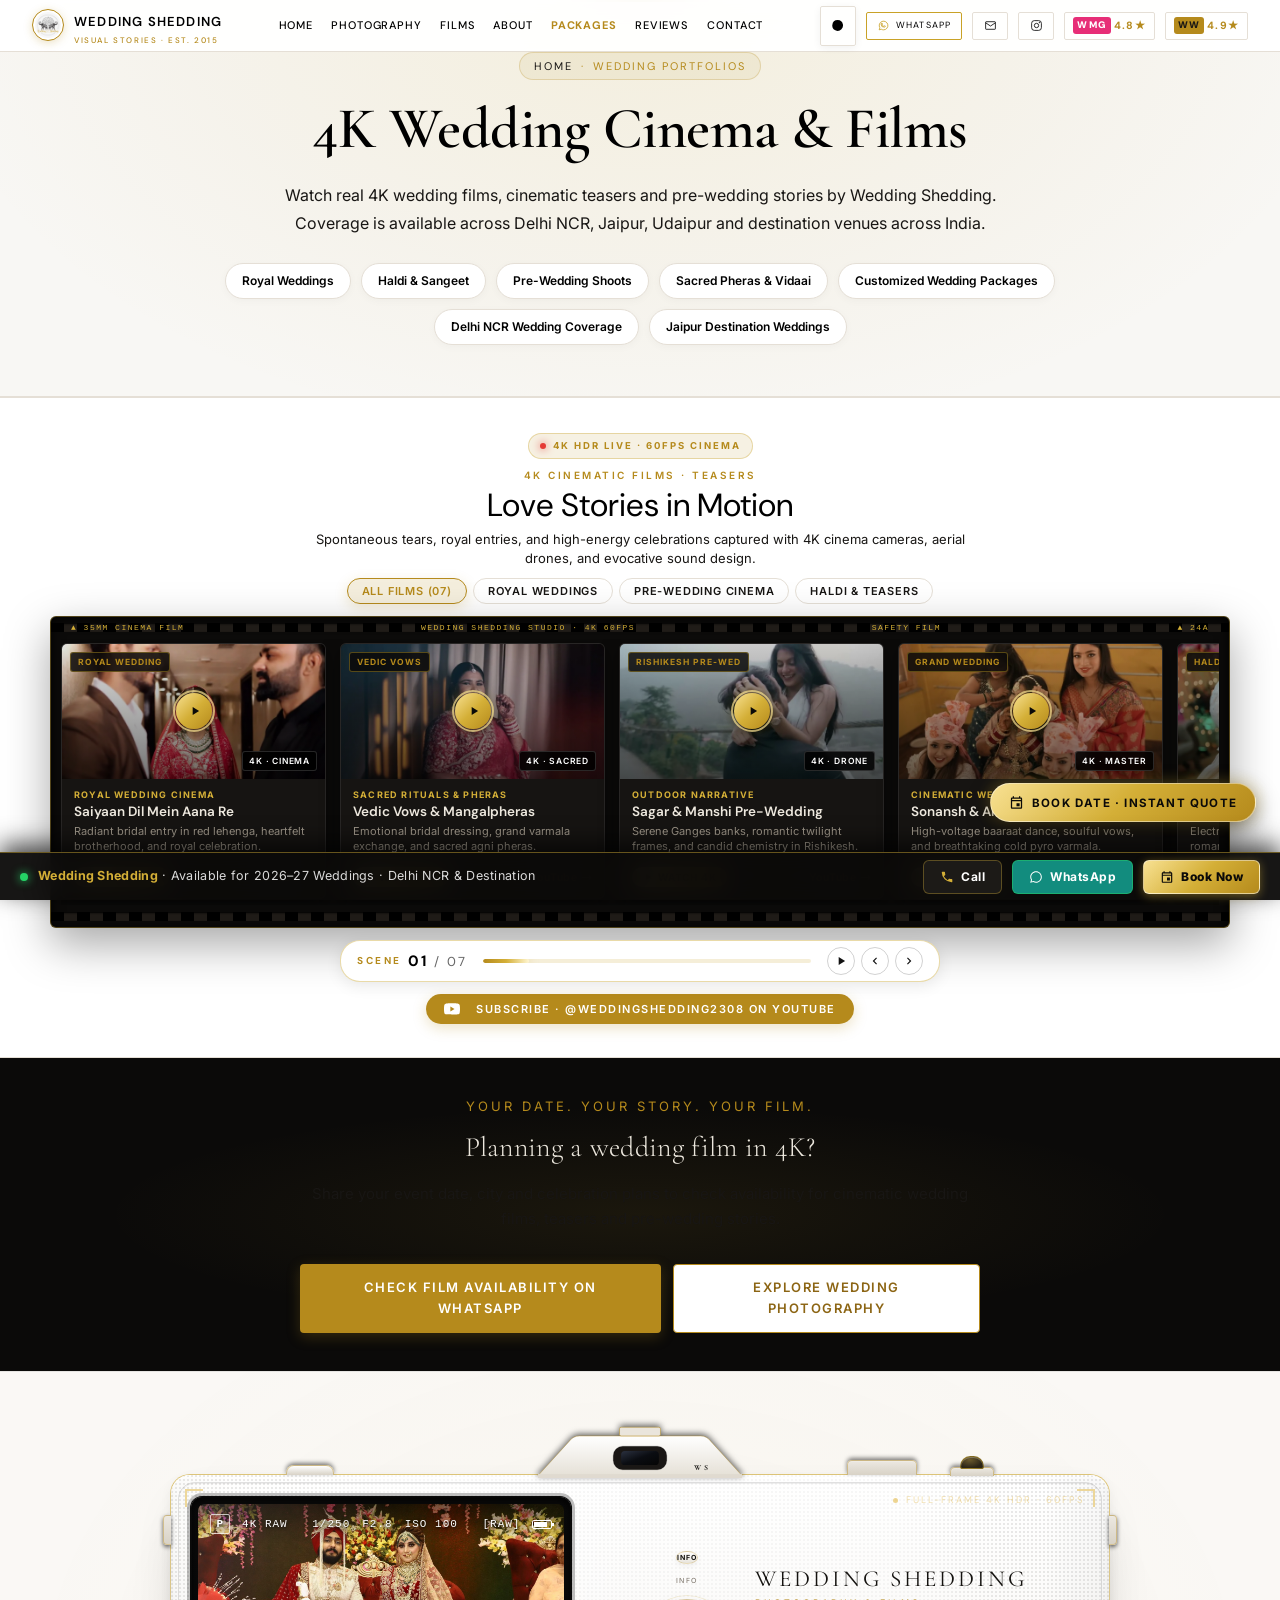
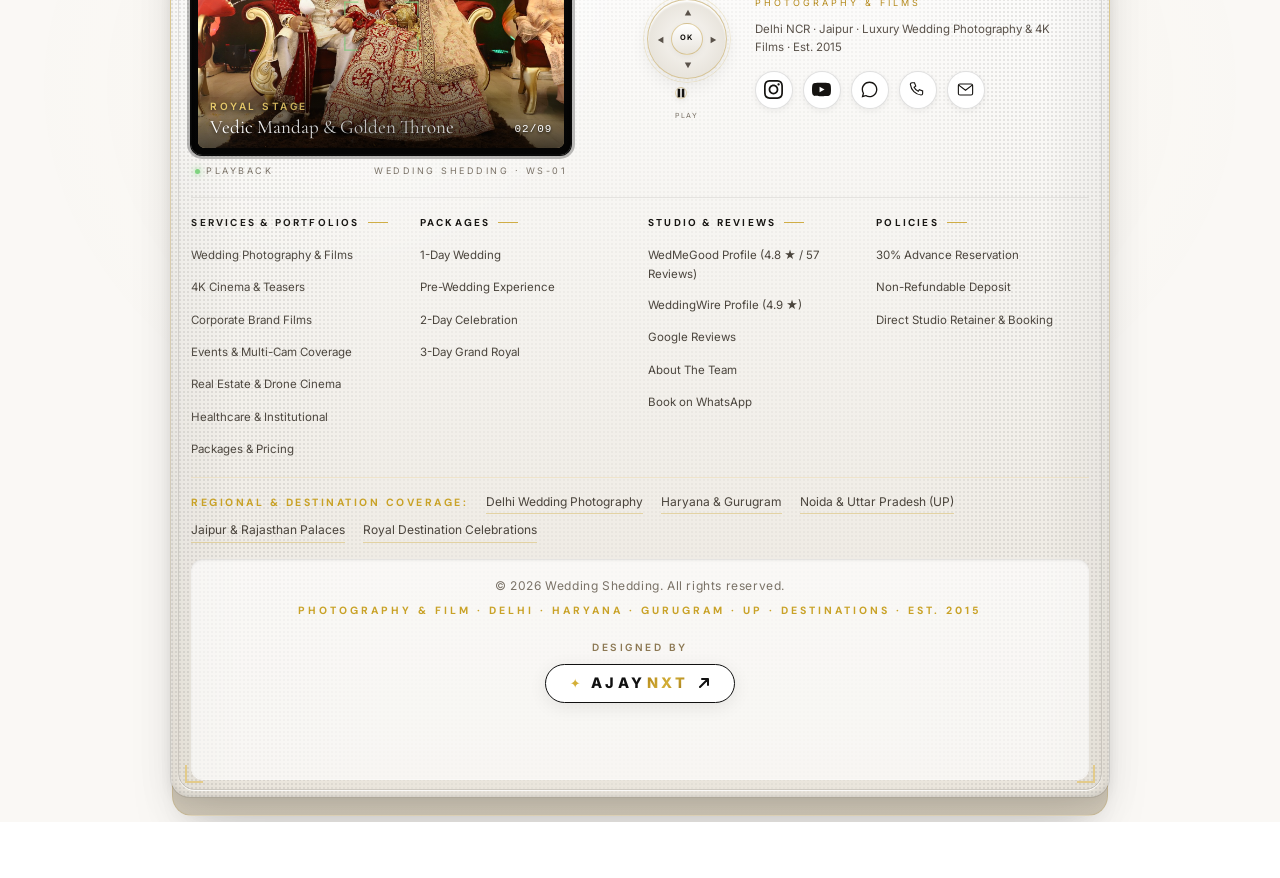
<file: films.html>
<!DOCTYPE html>
<html lang="en-IN">
<head>
  <!-- Google tag (gtag.js) -->
  <script async src="https://www.googletagmanager.com/gtag/js?id=G-HC5508FNHJ"></script>
  <script>
    window.dataLayer = window.dataLayer || [];
    function gtag(){dataLayer.push(arguments);}
    gtag('js', new Date());

    gtag('config', 'G-HC5508FNHJ');
  </script>

  <meta charset="UTF-8">
  <meta name="viewport" content="width=device-width, initial-scale=1.0, maximum-scale=5.0, viewport-fit=cover">

  <!-- Meta Pixel Code -->
  <script>
  !function(f,b,e,v,n,t,s)
  {if(f.fbq)return;n=f.fbq=function(){n.callMethod?
  n.callMethod.apply(n,arguments):n.queue.push(arguments)};
  if(!f._fbq)f._fbq=n;n.push=n;n.loaded=!0;n.version='2.0';
  n.queue=[];t=b.createElement(e);t.async=!0;
  t.src=v;s=b.getElementsByTagName(e)[0];
  s.parentNode.insertBefore(t,s)}(window, document,'script',
  'https://connect.facebook.net/en_US/fbevents.js');
  fbq('init', '1101168519325335');
  fbq('track', 'PageView');
  </script>
  
  <!-- End Meta Pixel Code -->
  <title>Wedding Videographer Delhi NCR | 4K Wedding Films</title>
  <meta name="description" content="Watch cinematic wedding films, wedding teasers and pre-wedding videos by Wedding Shedding. Enquire about 4K wedding videography in Delhi NCR.">
  <link rel="canonical" href="https://weddingshedding.in/films.html">
  <meta name="google-site-verification" content="yIkZlTq9istiy4zY-IwjsDpJom8qskt7l591G9nEr64">
  <meta name="p:domain_verify" content="9de3448f8d0cce7dc41e483d0ee1960b"/>
  <meta name="robots" content="index, follow, max-image-preview:large">
  <meta property="og:type" content="website">
  <meta property="og:site_name" content="Wedding Shedding">
  <meta property="og:title" content="Wedding Videographer Delhi NCR | 4K Wedding Films">
  <meta property="og:description" content="Watch cinematic wedding films, wedding teasers and pre-wedding videos by Wedding Shedding. Enquire about 4K wedding videography in Delhi NCR.">
  <meta property="og:url" content="https://weddingshedding.in/films.html">
  <meta property="og:image" content="https://weddingshedding.in/assets/images/ws_hero.jpg?v=3">
  <meta property="og:image:alt" content="4K wedding cinematography and film highlights by Wedding Shedding.">
  <link rel="preconnect" href="https://fonts.googleapis.com">
  <link rel="preconnect" href="https://fonts.gstatic.com" crossorigin>
  <link rel="stylesheet" href="https://fonts.googleapis.com/css2?family=Alex+Brush&amp;family=Caveat:wght@400;600;700&amp;family=Great+Vibes&amp;family=Cormorant+Garamond:ital,wght@0,300;0,400;0,500;0,600;0,700;1,300;1,400;1,600&amp;family=DM+Sans:ital,opsz,wght@0,9..40,100..1000;1,9..40,100..1000&amp;family=Inter:wght@300;400;500;600;700&amp;family=Playfair+Display:ital,wght@0,400..900;1,400..900&amp;family=Syne:wght@400..800&amp;display=swap">
  <link rel="stylesheet" href="assets/css/style.css?v=12">
  <link rel="icon" type="image/png" href="assets/images/ws_logo.png?v=3">

  <!-- Schema.org Structured Data -->
  <script type="application/ld+json">
{
  "@context": "https://schema.org",
  "@graph": [
    {
      "@type": "BreadcrumbList",
      "itemListElement": [
        {
          "@type": "ListItem",
          "position": 1,
          "name": "Home",
          "item": "https://weddingshedding.in/"
        },
        {
          "@type": "ListItem",
          "position": 2,
          "name": "Luxury Weddings & 4K Cinema Films",
          "item": "https://weddingshedding.in/films.html"
        }
      ]
    },
    {
      "@type": "LocalBusiness",
      "name": "Wedding Shedding - Luxury Wedding Photography & Films",
      "image": "https://weddingshedding.in/assets/images/ws_hero.jpg",
      "@id": "https://weddingshedding.in/#business",
      "url": "https://weddingshedding.in/films.html",
      "telephone": "+917503550936",
      "email": "weddingshedding.india@gmail.com",
      "priceRange": "₹₹₹",
      "areaServed": [
        "Delhi",
        "Haryana",
        "Gurugram",
        "Uttar Pradesh",
        "Noida",
        "Greater Noida",
        "Ghaziabad",
        "Delhi NCR",
        "Jaipur",
        "Udaipur",
        "Rajasthan",
        "Goa",
        "India"
      ]
    }
  ]
}
  </script>
  <meta property="og:locale" content="en_IN">
  <meta name="twitter:card" content="summary_large_image">
  <meta name="twitter:url" content="https://weddingshedding.in/films.html">
  <meta name="twitter:title" content="Wedding Videographer Delhi NCR | 4K Wedding Films">
  <meta name="twitter:description" content="Watch cinematic wedding films, wedding teasers and pre-wedding videos by Wedding Shedding. Enquire about 4K wedding videography in Delhi NCR.">
  <meta name="twitter:image" content="https://weddingshedding.in/assets/images/ws_hero.jpg?v=3">
</head>
<body>
<noscript><img height="1" width="1" style="display:none" alt="" aria-hidden="true"
  src="https://www.facebook.com/tr?id=1101168519325335&ev=PageView&noscript=1"
  /></noscript>
  <!-- Wedding Shedding Magnetic Cursor -->
  <div class="nk-cursor-dot" id="nkCursorDot" aria-hidden="true"></div>
  <div class="nk-cursor-ring" id="nkCursorRing" aria-hidden="true"></div>

  <!-- SITE HEADER (WEDDING SHEDDING DUAL LUXURY BAR) -->
  <header class="site-header" id="nk-site-header">
    <div class="header-container">
      <!-- Mobile Left Burger -->
      <button class="mobile-menu-toggle nk-burger" aria-label="Open Menu">
        <span></span><span></span><span></span>
      </button>

      <!-- Center / Left Brand Logo -->
      <a href="/" class="site-logo" aria-label="Wedding Shedding">
        <div style="display:flex;align-items:center;gap:10px;">
          <img src="assets/images/ws_logo_light.png?v=3" alt="Wedding Shedding Logo" class="ws-logo-light" style="width:32px;height:32px;border-radius:50%;border:1.5px solid var(--g);box-shadow:0 2px 8px rgba(181,138,28,0.25);background:#FFFFFF;padding:2px;">
          <img src="assets/images/ws_logo_dark.png?v=3" alt="Wedding Shedding Logo" class="ws-logo-dark" style="width:32px;height:32px;border-radius:50%;border:1.5px solid var(--g);box-shadow:0 2px 10px rgba(0,0,0,0.6);background:#1A1715;padding:2px;">
          <div>
            <span class="brand-title">Wedding Shedding</span>
            <span class="brand-sub">Visual Stories &middot; Est. 2015</span>
          </div>
        </div>
      </a>

      <!-- Desktop Navigation -->
      <nav class="main-nav" aria-label="Main Navigation">
        <div class="nav-item">
          <a href="/" class="nav-link">Home</a>
        </div>
        <div class="nav-item">
          <a href="weddings.html" class="nav-link">Photography</a>
        </div>
        <div class="nav-item">
          <a href="https://www.youtube.com/@weddingshedding2308/videos" target="_blank" rel="noopener" class="nav-link is-active">Films</a>
        </div>
        <div class="nav-item">
          <a href="/#about" class="nav-link">About</a>
        </div>
        <div class="nav-item">
          <a href="/#packages" class="nav-link" style="color:var(--g);font-weight:700;">Packages</a>
        </div>
        <div class="nav-item">
          <a href="/#reviews" class="nav-link">Reviews</a>
        </div>
        <div class="nav-item">
          <a href="/#contact" class="nav-link">Contact</a>
        </div>
      </nav>

      <!-- Action Buttons (Wedding Shedding CTAs) -->
      <div class="header-actions nk-hdr-right">
        <!-- Theme Mode Switcher -->
        <button id="themeToggleBtn" class="theme-toggle-btn nk-hdr-btn" type="button" aria-label="Toggle White or Black Mode" title="Toggle White or Black Mode" style="width:36px;padding:0;">
          <svg class="sun-icon" viewBox="0 0 24 24"><path d="M12 7c-2.76 0-5 2.24-5 5s2.24 5 5 5 5-2.24 5-5-2.24-5-5-5zM2 13h2c.55 0 1-.45 1-1s-.45-1-1-1H2c-.55 0-1 .45-1 1s.45 1 1 1zm18 0h2c.55 0 1-.45 1-1s-.45-1-1-1h-2c-.55 0-1 .45-1 1s.45 1 1 1zM11 2v2c0 .55.45 1 1 1s1-.45 1-1V2c0-.55-.45-1-1-1s-1 .45-1 1zm0 18v2c0 .55.45 1 1 1s1-.45 1-1v-2c0-.55-.45-1-1-1s-1 .45-1 1zM5.99 4.58c-.39-.39-1.03-.39-1.41 0s-.39 1.03 0 1.41l1.06 1.06c.39.39 1.03.39 1.41 0s.39-1.03 0-1.41L5.99 4.58zm12.37 12.37c-.39-.39-1.03-.39-1.41 0s-.39 1.03 0 1.41l1.06 1.06c.39.39 1.03.39 1.41 0s.39-1.03 0-1.41l-1.06-1.06zm1.06-10.96c.39-.39.39-1.03 0-1.41s-1.03-.39-1.41 0l-1.06 1.06c-.39.39-.39 1.03 0 1.41s1.03.39 1.41 0l1.06-1.06zM7.05 18.36l-1.06 1.06c-.39.39-.39 1.03 0 1.41s1.03.39 1.41 0l1.06-1.06c.39-.39.39-1.03 0-1.41s-1.02-.39-1.41 0z"/></svg>
          <svg class="moon-icon" viewBox="0 0 24 24"><path d="M12.3 2a10 10 0 0 0-1.9 19.8 10 10 0 0 0 11.6-11.6A10 10 0 0 0 12.3 2z"/></svg>
        </button>

        <!-- WhatsApp Button -->
        <a class="nk-hdr-btn is-wa" href="https://wa.me/917503550936?text=Hi%20Wedding%20Shedding%2C%20I%20found%20you%20through%20your%20website." target="_blank" rel="noopener">
          <svg viewBox="0 0 24 24" fill="none" stroke="currentColor" stroke-width="1.5" aria-hidden="true"><path d="M4 20l1.3-3.8A8 8 0 1 1 12 20a8 8 0 0 1-4.2-1.2z"/><path d="M9 9.5c.3 1.8 1.7 3.3 3.5 4l1-1 2 .8c-.2 1-1 1.7-2 1.7A5.5 5.5 0 0 1 7.5 9.5c0-1 .7-1.8 1.7-2l.8 2z"/></svg>
          <span class="lbl-long">Chat on WhatsApp</span>
          <span class="lbl-short">WhatsApp</span>
        </a>

        <!-- Email Button -->
        <a class="nk-hdr-btn is-mail" href="mailto:weddingshedding.india@gmail.com" aria-label="Email Wedding Shedding">
          <svg viewBox="0 0 24 24" fill="none" stroke="currentColor" stroke-width="1.5" aria-hidden="true"><rect x="3" y="5" width="18" height="14" rx="1"/><path d="M3 7l9 6 9-6"/></svg>
          <span class="lbl">Email</span>
        </a>

        <!-- Instagram Button -->
        <a class="nk-hdr-btn is-ig" href="https://www.instagram.com/weddingshedding_0" target="_blank" rel="noopener" aria-label="Wedding Shedding on Instagram">
          <svg viewBox="0 0 24 24" fill="none" stroke="currentColor" stroke-width="1.5" aria-hidden="true"><rect x="3" y="3" width="18" height="18" rx="5"/><circle cx="12" cy="12" r="4"/><circle cx="17.5" cy="6.5" r="0.6" fill="currentColor"/></svg>
        </a>

        <!-- WedMeGood 4.8★ & WeddingWire 4.9★ Trust Badges -->
        <a href="https://www.wedmegood.com/profile/Wedding-Shedding-506041/reviews" target="_blank" rel="noopener" class="nk-hdr-btn" title="WedMeGood 4.8 Rating (57 Reviews)" aria-label="WedMeGood Reviews" style="padding:0 8px;gap:3px;">
          <span style="font-size:9.5px;font-weight:900;background:#E72E77;color:#fff;padding:1px 4px;border-radius:3px;">WMG</span>
          <span style="font-size:10.5px;font-weight:700;color:var(--g);">4.8★</span>
        </a>

        <a href="https://www.weddingwire.in/wedding-photographers/wedding-shedding--e385150" target="_blank" rel="noopener" class="nk-hdr-btn" title="WeddingWire 4.9 Rating &amp; Award Winner" aria-label="WeddingWire Profile" style="padding:0 8px;gap:3px;">
          <span style="font-size:9.5px;font-weight:900;background:var(--g);color:#1A1715;padding:1px 4px;border-radius:3px;">WW</span>
          <span style="font-size:10.5px;font-weight:700;color:var(--g);">4.9★</span>
        </a>
      </div>

      <!-- Mobile WhatsApp Icon -->
      <a class="nk-hdr-wa" href="https://wa.me/917503550936?text=Hi%20Wedding%20Shedding%2C%20I%20found%20you%20through%20your%20website." target="_blank" rel="noopener" aria-label="Message Wedding Shedding on WhatsApp">
        <svg viewBox="0 0 24 24" fill="none" stroke="currentColor" stroke-width="1.5" aria-hidden="true"><path d="M4 20l1.3-3.8A8 8 0 1 1 12 20a8 8 0 0 1-4.2-1.2z"/><path d="M9 9.5c.3 1.8 1.7 3.3 3.5 4l1-1 2 .8c-.2 1-1 1.7-2 1.7A5.5 5.5 0 0 1 7.5 9.5c0-1 .7-1.8 1.7-2l.8 2z"/></svg>
      </a>
    </div>
  </header>

  <!-- Mobile Drawer -->
  <aside class="mobile-drawer" aria-label="Mobile Menu">
    <div class="mobile-drawer-header">
      <div style="display:flex;align-items:center;gap:10px;">
        <img src="assets/images/ws_logo_light.png?v=3" alt="Wedding Shedding" class="ws-logo-light" style="width:36px;height:36px;border-radius:50%;border:1px solid var(--g);background:#FFFFFF;padding:2px;">
        <img src="assets/images/ws_logo_dark.png?v=3" alt="Wedding Shedding" class="ws-logo-dark" style="width:36px;height:36px;border-radius:50%;border:1px solid var(--g);background:#1A1715;padding:2px;">
        <span class="brand-title">Wedding Shedding</span>
      </div>
      <div style="display:flex;align-items:center;gap:8px;">
        <button id="themeToggleBtnMobile" class="theme-toggle-btn" type="button" aria-label="Toggle White or Black Mode" style="width:34px;height:34px;">
          <svg class="sun-icon" viewBox="0 0 24 24"><path d="M12 7c-2.76 0-5 2.24-5 5s2.24 5 5 5 5-2.24 5-5-2.24-5-5-5zM2 13h2c.55 0 1-.45 1-1s-.45-1-1-1H2c-.55 0-1 .45-1 1s.45 1 1 1zm18 0h2c.55 0 1-.45 1-1s-.45-1-1-1h-2c-.55 0-1 .45-1 1s.45 1 1 1zM11 2v2c0 .55.45 1 1 1s1-.45 1-1V2c0-.55-.45-1-1-1s-1 .45-1 1zm0 18v2c0 .55.45 1 1 1s1-.45 1-1v-2c0-.55-.45-1-1-1s-1 .45-1 1zM5.99 4.58c-.39-.39-1.03-.39-1.41 0s-.39 1.03 0 1.41l1.06 1.06c.39.39 1.03.39 1.41 0s.39-1.03 0-1.41L5.99 4.58zm12.37 12.37c-.39-.39-1.03-.39-1.41 0s-.39 1.03 0 1.41l1.06 1.06c.39.39 1.03.39 1.41 0s.39-1.03 0-1.41l-1.06-1.06zm1.06-10.96c.39-.39.39-1.03 0-1.41s-1.03-.39-1.41 0l-1.06 1.06c-.39.39-.39 1.03 0 1.41s1.03.39 1.41 0l1.06-1.06zM7.05 18.36l-1.06 1.06c-.39.39-.39 1.03 0 1.41s1.03.39 1.41 0l1.06-1.06c.39-.39.39-1.03 0-1.41s-1.02-.39-1.41 0z"/></svg>
          <svg class="moon-icon" viewBox="0 0 24 24"><path d="M12.3 2a10 10 0 0 0-1.9 19.8 10 10 0 0 0 11.6-11.6A10 10 0 0 0 12.3 2z"/></svg>
        </button>
        <button class="mobile-drawer-close" aria-label="Close Menu">&times;</button>
      </div>
    </div>
        <ul class="mobile-nav-list">
      <li class="mobile-nav-item"><a href="/">Home</a></li>
      <li class="mobile-nav-item"><a href="weddings.html" class="is-active">Photography</a></li>
      <li class="mobile-nav-item"><a href="https://www.youtube.com/@weddingshedding2308/videos" target="_blank" rel="noopener">Films</a></li>
      <li class="mobile-nav-item"><a href="/#about">About</a></li>
      <li class="mobile-nav-item"><a href="/#packages" style="color:var(--g);font-weight:700;">Packages</a></li>
      <li class="mobile-nav-item"><a href="/#reviews">Reviews</a></li>
      <li class="mobile-nav-item"><a href="/#contact">Contact</a></li>
    </ul>
  </aside>


  <!-- SUBPAGE HERO -->
  <section class="subpage-hero">
    <div class="subpage-hero-inner nkx-rv">
      <div class="subpage-breadcrumb">
        <a href="/">Home</a> &middot; <span>Wedding Portfolios</span>
      </div>
      <h1 class="subpage-title">4K Wedding Cinema &amp; Films</h1>
      <p class="subpage-desc">Watch real 4K wedding films, cinematic teasers and pre-wedding stories by Wedding Shedding. Coverage is available across Delhi NCR, Jaipur, Udaipur and destination venues across India.</p>
      <div class="subpage-pills">
        <span class="subpage-pill">Royal Weddings</span>
        <span class="subpage-pill">Haldi &amp; Sangeet</span>
        <span class="subpage-pill">Pre-Wedding Shoots</span>
        <span class="subpage-pill">Sacred Pheras &amp; Vidaai</span>
        <span class="subpage-pill">Customized Wedding Packages</span>
        <a href="delhi-ncr.html" class="subpage-pill">Delhi NCR Wedding Coverage</a>
        <a href="jaipur.html" class="subpage-pill">Jaipur Destination Weddings</a>
      </div>
    </div>
  </section>

  <!-- REAL WEDDING FILMS & 4K VIDEO PORTFOLIO -->
  <section class="nk-films-section" id="films">
    <div class="nk-films-header nkx-rv">
      <div class="films-rec-badge">
        <span class="films-rec-dot"></span>
        <span>4K HDR LIVE &middot; 60FPS CINEMA</span>
      </div>
      <p class="nk-films-eyebrow">4K Cinematic Films &middot; Teasers</p>
      <h2 class="nk-films-title">Love Stories in Motion</h2>
      <p class="nk-films-subtitle">Spontaneous tears, royal entries, and high-energy celebrations captured with 4K cinema cameras, aerial drones, and evocative sound design.</p>
      
      <!-- Film Category Filter Tabs -->
      <div class="films-filters" role="tablist" aria-label="Film categories">
        <button type="button" class="films-filter-btn is-active" data-film-filter="all" role="tab" aria-selected="true">All Films (07)</button>
        <button type="button" class="films-filter-btn" data-film-filter="royal" role="tab" aria-selected="false">Royal Weddings</button>
        <button type="button" class="films-filter-btn" data-film-filter="prewed" role="tab" aria-selected="false">Pre-Wedding Cinema</button>
        <button type="button" class="films-filter-btn" data-film-filter="haldi" role="tab" aria-selected="false">Haldi &amp; Teasers</button>
      </div>
    </div>

    <!-- Camera Reel Outer Wrapper for Films Slider (Matching Photography Reel) -->
    <div class="camera-reel-outer nkx-rv">
      <div class="camera-reel-edge top">
        <span>&#9650; 35MM CINEMA FILM</span>
        <span>WEDDING SHEDDING STUDIO &middot; 4K 60FPS</span>
        <span>SAFETY FILM</span>
        <span>&#9650; 24A</span>
      </div>

      <!-- Luxury Auto-Advancing Cinema Slider -->
      <div class="films-slider" id="filmsSlider">
        <div class="films-slider-track" id="filmsSliderTrack">
          <!-- Film 1: Saiyaan Dil Mein Aana Re (PN9NC56r-dk) -->
          <article class="film-slide nkx-rv" data-film-cat="royal" data-youtube-id="PN9NC56r-dk">
            <div class="nk-film-thumbwrap js-play-film" data-yt="PN9NC56r-dk" role="button" tabindex="0" aria-label="Play Saiyaan Dil Main Aana Re Royal Wedding Film">
              <img src="assets/images/films/film_PN9NC56r-dk.webp" alt="Saiyaan Dil Main Aana Re Royal Wedding Film by Wedding Shedding" class="nk-film-thumb" loading="lazy" decoding="async">
              <span class="nk-film-badge">Royal Wedding</span>
              <span class="nk-film-duration">4K &middot; CINEMA</span>
              <div class="nk-film-playbtn" aria-hidden="true">
                <span class="film-play-ping"></span>
                <svg viewBox="0 0 24 24"><path d="M8 5v14l11-7z"/></svg>
              </div>
            </div>
            <div class="nk-film-body">
              <span class="nk-film-cat">Royal Wedding Cinema</span>
              <h3 class="nk-film-name">Saiyaan Dil Mein Aana Re</h3>
              <p class="nk-film-desc">Radiant bridal entry in red lehenga, heartfelt brotherhood, and royal celebration.</p>
              <div class="film-actions">
                <button type="button" class="btn-film-play js-play-film" data-yt="PN9NC56r-dk">
                  <svg viewBox="0 0 24 24"><path d="M8 5v14l11-7z"/></svg>
                  Watch 4K
                </button>
                <a href="https://youtu.be/PN9NC56r-dk" target="_blank" rel="noopener" class="nk-film-link">
                  YouTube
                  <svg viewBox="0 0 18 10"><path d="M0 5h16M12 1l4 4-4 4"/></svg>
                </a>
              </div>
            </div>
          </article>

          <!-- Film 2: Varmala & Mangalpheras (Sb-p0nOBWdA) -->
          <article class="film-slide nkx-rv" data-film-cat="royal" data-youtube-id="Sb-p0nOBWdA">
            <div class="nk-film-thumbwrap js-play-film" data-yt="Sb-p0nOBWdA" role="button" tabindex="0" aria-label="Play Bride & Groom Ready, Varmala & Mangalpheras film">
              <img src="assets/images/films/film_Sb-p0nOBWdA.webp" alt="Bride & Groom Ready, Varmala & Mangalpheras by Wedding Shedding" class="nk-film-thumb" loading="lazy" decoding="async">
              <span class="nk-film-badge">Vedic Vows</span>
              <span class="nk-film-duration">4K &middot; SACRED</span>
              <div class="nk-film-playbtn" aria-hidden="true">
                <span class="film-play-ping"></span>
                <svg viewBox="0 0 24 24"><path d="M8 5v14l11-7z"/></svg>
              </div>
            </div>
            <div class="nk-film-body">
              <span class="nk-film-cat">Sacred Rituals &amp; Pheras</span>
              <h3 class="nk-film-name">Vedic Vows &amp; Mangalpheras</h3>
              <p class="nk-film-desc">Emotional bridal dressing, grand varmala exchange, and sacred agni pheras.</p>
              <div class="film-actions">
                <button type="button" class="btn-film-play js-play-film" data-yt="Sb-p0nOBWdA">
                  <svg viewBox="0 0 24 24"><path d="M8 5v14l11-7z"/></svg>
                  Watch 4K
                </button>
                <a href="https://youtu.be/Sb-p0nOBWdA" target="_blank" rel="noopener" class="nk-film-link">
                  YouTube
                  <svg viewBox="0 0 18 10"><path d="M0 5h16M12 1l4 4-4 4"/></svg>
                </a>
              </div>
            </div>
          </article>

          <!-- Film 3: Sagar & Manshi Pre-Wedding (K9oFSWJwftc) -->
          <article class="film-slide nkx-rv" data-film-cat="prewed" data-youtube-id="K9oFSWJwftc">
            <div class="nk-film-thumbwrap js-play-film" data-yt="K9oFSWJwftc" role="button" tabindex="0" aria-label="Play Sagar &amp; Manshi Rishikesh Pre-Wedding film">
              <img src="assets/images/films/film_K9oFSWJwftc.webp" alt="Sagar &amp; Manshi Rishikesh Pre-Wedding film by Wedding Shedding" class="nk-film-thumb" loading="lazy" decoding="async">
              <span class="nk-film-badge">Rishikesh Pre-Wed</span>
              <span class="nk-film-duration">4K &middot; DRONE</span>
              <div class="nk-film-playbtn" aria-hidden="true">
                <span class="film-play-ping"></span>
                <svg viewBox="0 0 24 24"><path d="M8 5v14l11-7z"/></svg>
              </div>
            </div>
            <div class="nk-film-body">
              <span class="nk-film-cat">Outdoor Narrative</span>
              <h3 class="nk-film-name">Sagar &amp; Manshi Pre-Wedding</h3>
              <p class="nk-film-desc">Serene Ganges banks, romantic twilight frames, and candid chemistry in Rishikesh.</p>
              <div class="film-actions">
                <button type="button" class="btn-film-play js-play-film" data-yt="K9oFSWJwftc">
                  <svg viewBox="0 0 24 24"><path d="M8 5v14l11-7z"/></svg>
                  Watch 4K
                </button>
                <a href="https://youtu.be/K9oFSWJwftc" target="_blank" rel="noopener" class="nk-film-link">
                  YouTube
                  <svg viewBox="0 0 18 10"><path d="M0 5h16M12 1l4 4-4 4"/></svg>
                </a>
              </div>
            </div>
          </article>

          <!-- Film 4: Sonansh Wedding Cinema Film (quxJMlaVHtw) -->
          <article class="film-slide nkx-rv" data-film-cat="royal" data-youtube-id="quxJMlaVHtw">
            <div class="nk-film-thumbwrap js-play-film" data-yt="quxJMlaVHtw" role="button" tabindex="0" aria-label="Play Sonansh Wedding Film">
              <img src="assets/images/films/film_quxJMlaVHtw.webp" alt="Sonansh Wedding Video by Wedding Shedding" class="nk-film-thumb" loading="lazy" decoding="async">
              <span class="nk-film-badge">Grand Wedding</span>
              <span class="nk-film-duration">4K &middot; MASTER</span>
              <div class="nk-film-playbtn" aria-hidden="true">
                <span class="film-play-ping"></span>
                <svg viewBox="0 0 24 24"><path d="M8 5v14l11-7z"/></svg>
              </div>
            </div>
            <div class="nk-film-body">
              <span class="nk-film-cat">Cinematic Wedding Film</span>
              <h3 class="nk-film-name">Sonansh &amp; Akanksha</h3>
              <p class="nk-film-desc">High-voltage baaraat dance, soulful vows, and breathtaking cold pyro varmala.</p>
              <div class="film-actions">
                <button type="button" class="btn-film-play js-play-film" data-yt="quxJMlaVHtw">
                  <svg viewBox="0 0 24 24"><path d="M8 5v14l11-7z"/></svg>
                  Watch 4K
                </button>
                <a href="https://youtu.be/quxJMlaVHtw" target="_blank" rel="noopener" class="nk-film-link">
                  YouTube
                  <svg viewBox="0 0 18 10"><path d="M0 5h16M12 1l4 4-4 4"/></svg>
                </a>
              </div>
            </div>
          </article>

          <!-- Film 5: Gaurav & Nikita Wedding Teaser (9mEpYUQM55g) -->
          <article class="film-slide nkx-rv" data-film-cat="haldi" data-youtube-id="9mEpYUQM55g">
            <div class="nk-film-thumbwrap js-play-film" data-yt="9mEpYUQM55g" role="button" tabindex="0" aria-label="Play Gaurav & Nikita Wedding Teaser">
              <img src="assets/images/films/film_9mEpYUQM55g.webp" alt="Gaurav & Nikita Wedding Teaser by Wedding Shedding" class="nk-film-thumb" loading="lazy" decoding="async">
              <span class="nk-film-badge">Haldi &amp; Teaser</span>
              <span class="nk-film-duration">4K &middot; TEASER</span>
              <div class="nk-film-playbtn" aria-hidden="true">
                <span class="film-play-ping"></span>
                <svg viewBox="0 0 24 24"><path d="M8 5v14l11-7z"/></svg>
              </div>
            </div>
            <div class="nk-film-body">
              <span class="nk-film-cat">Wedding Teaser</span>
              <h3 class="nk-film-name">Gaurav &amp; Nikita Teaser</h3>
              <p class="nk-film-desc">Electrifying music, joyful haldi splashes, romantic couple portraits, and festivities.</p>
              <div class="film-actions">
                <button type="button" class="btn-film-play js-play-film" data-yt="9mEpYUQM55g">
                  <svg viewBox="0 0 24 24"><path d="M8 5v14l11-7z"/></svg>
                  Watch 4K
                </button>
                <a href="https://youtu.be/9mEpYUQM55g" target="_blank" rel="noopener" class="nk-film-link">
                  YouTube
                  <svg viewBox="0 0 18 10"><path d="M0 5h16M12 1l4 4-4 4"/></svg>
                </a>
              </div>
            </div>
          </article>

          <!-- Film 6: Abhas Wedding Reel (dMYwKokF7lo) -->
          <article class="film-slide nkx-rv" data-film-cat="haldi" data-youtube-id="dMYwKokF7lo">
            <div class="nk-film-thumbwrap js-play-film" data-yt="dMYwKokF7lo" role="button" tabindex="0" aria-label="Play Abhas Wedding Reel">
              <img src="assets/images/films/film_dMYwKokF7lo.webp" alt="Abhas Wedding Reel by Wedding Shedding" class="nk-film-thumb" loading="lazy" decoding="async">
              <span class="nk-film-badge">Wedding Reel</span>
              <span class="nk-film-duration">4K &middot; REEL</span>
              <div class="nk-film-playbtn" aria-hidden="true">
                <span class="film-play-ping"></span>
                <svg viewBox="0 0 24 24"><path d="M8 5v14l11-7z"/></svg>
              </div>
            </div>
            <div class="nk-film-body">
              <span class="nk-film-cat">Trending Cinema Reel</span>
              <h3 class="nk-film-name">Abhas &amp; Bride Reel</h3>
              <p class="nk-film-desc">Luxury wedding reel crafted for Instagram &amp; 4K displays with soulful cuts.</p>
              <div class="film-actions">
                <button type="button" class="btn-film-play js-play-film" data-yt="dMYwKokF7lo">
                  <svg viewBox="0 0 24 24"><path d="M8 5v14l11-7z"/></svg>
                  Watch 4K
                </button>
                <a href="https://youtu.be/dMYwKokF7lo" target="_blank" rel="noopener" class="nk-film-link">
                  YouTube
                  <svg viewBox="0 0 18 10"><path d="M0 5h16M12 1l4 4-4 4"/></svg>
                </a>
              </div>
            </div>
          </article>

          <!-- Film 7: Sonansh Wedding Highlights (gQMV0BrEVTE) -->
          <article class="film-slide nkx-rv" data-film-cat="royal" data-youtube-id="gQMV0BrEVTE">
            <div class="nk-film-thumbwrap js-play-film" data-yt="gQMV0BrEVTE" role="button" tabindex="0" aria-label="Play Sonansh Wedding Highlight">
              <img src="assets/images/films/film_gQMV0BrEVTE.webp" alt="Sonansh Wedding Highlights by Wedding Shedding" class="nk-film-thumb" loading="lazy" decoding="async">
              <span class="nk-film-badge">Ceremony Highlights</span>
              <span class="nk-film-duration">4K &middot; CINEMA</span>
              <div class="nk-film-playbtn" aria-hidden="true">
                <span class="film-play-ping"></span>
                <svg viewBox="0 0 24 24"><path d="M8 5v14l11-7z"/></svg>
              </div>
            </div>
            <div class="nk-film-body">
              <span class="nk-film-cat">Royal Highlights</span>
              <h3 class="nk-film-name">Sonansh Ceremony</h3>
              <p class="nk-film-desc">Master cinematography capturing unscripted laughs, opulent decor, and royal vibes.</p>
              <div class="film-actions">
                <button type="button" class="btn-film-play js-play-film" data-yt="gQMV0BrEVTE">
                  <svg viewBox="0 0 24 24"><path d="M8 5v14l11-7z"/></svg>
                  Watch 4K
                </button>
                <a href="https://youtu.be/gQMV0BrEVTE" target="_blank" rel="noopener" class="nk-film-link">
                  YouTube
                  <svg viewBox="0 0 18 10"><path d="M0 5h16M12 1l4 4-4 4"/></svg>
                </a>
              </div>
            </div>
          </article>
        </div>
      </div>

      <div class="camera-reel-edge bottom">
        <span>&#9650; 25</span>
        <span>EASTMAN KODAK CO &middot; 4K SOUND CINEMA</span>
        <span>KODAK SAFETY FILM</span>
        <span>&#9650; 25A</span>
      </div>
    </div>

    <!-- Cinema Slider Control HUD -->
    <div class="films-slider-ctrl nkx-rv" id="filmsSliderCtrl">
      <div class="films-slide-counter">
        <span class="films-counter-label">SCENE</span>
        <span class="films-slide-current" id="filmsCurrent">01</span>
        <span class="films-counter-sep">/</span>
        <span class="films-slide-total" id="filmsTotal">07</span>
      </div>
      <div class="films-slide-bar" role="progressbar" aria-valuemin="0" aria-valuemax="100" aria-valuenow="14">
        <div class="films-slide-bar-fill" id="filmsProgressFill" style="width: 14.28%;"></div>
      </div>
      <div class="films-ctrl-btns">
        <button type="button" class="films-ctrl-btn" id="filmsPlayPauseBtn" aria-label="Pause Auto-Play" title="Toggle Auto-Play">
          <svg class="i-pause" viewBox="0 0 24 24"><path d="M6 19h4V5H6v14zm8-14v14h4V5h-4z"/></svg>
          <svg class="i-play" viewBox="0 0 24 24" style="display:none;"><path d="M8 5v14l11-7z"/></svg>
        </button>
        <button type="button" class="films-ctrl-btn" id="filmsPrevBtn" aria-label="Previous Film" title="Previous Film">
          <svg viewBox="0 0 24 24"><path d="M15.41 7.41L14 6l-6 6 6 6 1.41-1.41L10.83 12z"/></svg>
        </button>
        <button type="button" class="films-ctrl-btn" id="filmsNextBtn" aria-label="Next Film" title="Next Film">
          <svg viewBox="0 0 24 24"><path d="M10 6L8.59 7.41 13.17 12l-4.58 4.59L10 18l6-6z"/></svg>
        </button>
      </div>
    </div>

    <div class="nk-films-channel nkx-rv">
      <a href="https://www.youtube.com/@weddingshedding2308" target="_blank" rel="noopener" class="btn-gold-solid" style="padding:12px 28px;border-radius:24px;font-size:12px;">
        <svg viewBox="0 0 24 24" style="width:16px;height:16px;fill:currentColor;vertical-align:middle;margin-right:6px;"><path d="M23.498 6.186a3.016 3.016 0 0 0-2.122-2.136C19.505 3.545 12 3.545 12 3.545s-7.505 0-9.377.505A3.017 3.017 0 0 0 .502 6.186C0 8.07 0 12 0 12s0 3.93.502 5.814a3.016 3.016 0 0 0 2.122 2.136c1.871.505 9.376.505 9.376.505s7.505 0 9.377-.505a3.015 3.015 0 0 0 2.122-2.136C24 15.93 24 12 24 12s0-3.93-.502-5.814zM9.545 15.568V8.432L15.818 12l-6.273 3.568z"/></svg>
        Subscribe &middot; @weddingshedding2308 on YouTube
      </a>
    </div>
  </section>

  <section class="nk-cta-section" id="film-enquiry" style="border-top:1px solid var(--ln);">
    <div class="nk-cta-wrap">
      <p style="font-size:13px;letter-spacing:3px;color:var(--g);text-transform:uppercase;margin-bottom:12px;">Your date. Your story. Your film.</p>
      <h2 class="nk-cta-heading">Planning a wedding film in 4K?</h2>
      <p style="color:var(--bd);margin-bottom:32px;font-size:15px;">
        Share your event date, city and celebration plans to check availability for cinematic wedding films, teasers and pre-wedding stories.
      </p>
      <div class="nk-cta-actions">
        <a href="https://wa.me/917503550936?text=Hi%20Wedding%20Shedding%2C%20I%20would%20like%20to%20check%20availability%20for%20a%20wedding%20film." target="_blank" rel="noopener" class="btn-gold-solid">Check Film Availability on WhatsApp</a>
        <a href="weddings.html" class="btn-gold-outline">Explore Wedding Photography</a>
      </div>
    </div>
  </section>

  <!-- RETRO CAMERA FOOTER -->
  <footer class="nkf" id="nkf" aria-label="Site footer" data-init="1" style="--dur: 3000ms;">
    <div class="nkf__scene">
      <span class="nkf__depth" aria-hidden="true"></span>
      <div class="nkf__cam">
        <span class="nkf__inner" aria-hidden="true"></span>
        <!-- Camera Reticle Corner Marks (CAMRE WALE NISAN) -->
        <div class="nkf__corners" aria-hidden="true">
          <span class="tl"></span>
          <span class="tr"></span>
          <span class="bl"></span>
          <span class="br"></span>
        </div>
        <div class="nkf__spec-tag" aria-hidden="true">FULL-FRAME 4K HDR &middot; 60FPS</div>
        <!-- Top Plate with Vintage Viewfinder & Prism -->
        <div class="nkf__plate" aria-hidden="true">
          <svg class="nkf__hump" viewBox="0 0 260 56">
            <defs>
              <linearGradient id="nkfHump" x1="0" y1="0" x2="0" y2="1"><stop offset="0" stop-color="#2a2620"/><stop offset="1" stop-color="#1f1c17"/></linearGradient>
              <linearGradient id="nkfHumpLight" x1="0" y1="0" x2="0" y2="1"><stop offset="0" stop-color="#FFFFFF"/><stop offset="1" stop-color="#E5E0D6"/></linearGradient>
              <linearGradient id="nkfVF" x1="0" y1="0" x2="1" y2="1"><stop offset="0" stop-color="#2b3140"/><stop offset=".5" stop-color="#0b0d12"/><stop offset="1" stop-color="#050505"/></linearGradient>
            </defs>
            <path class="hb" d="M0 56 L40 12 Q45 5 53 5 H207 Q215 5 220 12 L260 56" />
            <rect class="cv" x="0.5" y="53.5" width="259" height="5" />
            <rect class="shoe" x="104" y="-6" width="52" height="11" rx="2" />
            <rect class="cup" x="96" y="18" width="68" height="30" rx="12" />
            <rect class="vf" x="106" y="24" width="48" height="18" rx="5" />
            <text class="brand" x="220" y="48" text-anchor="end">WS</text>
          </svg>
          <span class="nkf__lever"></span><span class="nkf__dial"></span><span class="nkf__shutter"><i></i></span>
          <span class="nkf__lug nkf__lug--l"></span><span class="nkf__lug nkf__lug--r"></span>
        </div>

        <!-- Camera LCD Screen & Controls -->
        <div class="nkf__main">
          <div class="nkf__screenwrap">
            <div class="nkf__screen" role="region" aria-roledescription="carousel" aria-label="Recent work playback" tabindex="0">
              <div class="nkf__glass">
                <!-- Slide 01: Bridal Portrait (Perfect Center Composition) -->
                <figure class="nkf__slide is-on" data-cat="Bridal Portrait" data-t="Sacred Elegance &amp; Polki Heirlooms">
                  <img src="assets/images/ws_photo-08.jpg" alt="Regal bride in sacred red veil and polki heirloom jewelry" loading="lazy" decoding="async">
                </figure>

                <!-- Slide 02: Royal Stage Mandap Decor & Couple -->
                <figure class="nkf__slide" data-cat="Royal Stage" data-t="Vedic Mandap &amp; Golden Throne">
                  <img src="assets/images/ws_photo-04.jpg" alt="Bride and groom on royal wedding stage surrounded by golden floral decor" loading="lazy" decoding="async">
                </figure>

                <!-- Slide 03: Royal Varmala Celebration Stage -->
                <figure class="nkf__slide" data-cat="Varmala Stage" data-t="Royal Floral Backdrop &amp; Celebration">
                  <img src="assets/images/ws_celebration_01.jpg" alt="Joyful wedding varmala stage celebration with golden floral backdrop by Wedding Shedding" loading="lazy" decoding="async">
                </figure>

                <!-- Slide 04: Candid Emotion & Laughter -->
                <figure class="nkf__slide" data-cat="Candid Joy" data-t="Unscripted Laughter &amp; Eternal Vows">
                  <img src="assets/images/ws_photo-09.jpg" alt="Joyful candid bride and groom laughing together" loading="lazy" decoding="async">
                </figure>

                <!-- Slide 05: Varmala & Kaleere Dance Celebration -->
                <figure class="nkf__slide" data-cat="Varmala &amp; Dance" data-t="Celebratory Kaleere Moments">
                  <img src="assets/images/ws_photo-02.jpg" alt="Groom and bride dancing joyfully with golden kaleere" loading="lazy" decoding="async">
                </figure>

                <!-- Slide 06: Pre-Wedding Classic Vintage Drive -->
                <figure class="nkf__slide" data-cat="Pre-Wedding" data-t="Classic Sunset &amp; Vintage Drive">
                  <img src="assets/images/ws_hero_vintage_car_couple.jpg" alt="Couple portrait with vintage sports car during sunset" loading="lazy" decoding="async">
                </figure>

                <!-- Slide 07: Bridal Entry & Floral Chandelier -->
                <figure class="nkf__slide" data-cat="Bridal Entry" data-t="Floral Chandelier &amp; Sacred Steps">
                  <img src="assets/images/ws_photo-03.jpg" alt="Bride in royal red lehenga entering under floral chandelier" loading="lazy" decoding="async">
                </figure>

                <!-- Slide 08: Warm Golden Bokeh Varmala Portrait -->
                <figure class="nkf__slide" data-cat="Vedic Vows" data-t="Golden Bokeh &amp; Varmala Glow">
                  <img src="assets/images/ws_photo-05.jpg" alt="Bride and groom in red turban and lehenga with warm golden bokeh" loading="lazy" decoding="async">
                </figure>

                <!-- Slide 09: Epic Dramatic Flying Gown Bridge -->
                <figure class="nkf__slide" data-cat="Cinematic Pre-Wed" data-t="Dramatic Bridge &amp; Flying Red Gown">
                  <img src="assets/images/ws_hero_flying_gown_bridge.jpg" alt="Pre-wedding couple on suspension bridge with dramatic flying red gown" loading="lazy" decoding="async">
                </figure>

                <!-- Camera Focus Bracket (4 corners) -->
                <div class="nkf__af lock" aria-hidden="true">
                  <i></i><i></i><i></i><i></i>
                </div>

                <!-- Camera HUD Overlays -->
                <div class="nkf__hud" aria-hidden="true">
                  <div class="nkf__hud-t">
                    <span><em class="nkf__mode" style="font-style:normal;font-weight:700;">P</em> <span class="nkf__hide-m">4K RAW</span></span>
                    <span><span>1/250</span><span>F2.8</span><span>ISO 100</span></span>
                    <span><span class="nkf__hide-m">[RAW]</span><span class="nkf__batt"></span></span>
                  </div>
                  <div class="nkf__hud-b">
                    <span class="nkf__cap"><b class="nkf__cat">Bridal Portrait</b><span class="nkf__ttl">Sacred Elegance &amp; Polki Heirlooms</span></span>
                    <span class="nkf__ctr">01/09</span>
                  </div>
                </div>
                <span class="nkf__prog" aria-hidden="true" style="display:none;"></span>
              </div>
            </div>
            <div class="nkf__screen-lbl" aria-hidden="true">
              <span class="nkf__led">Playback</span>
              <span>Wedding Shedding &middot; WS-01</span>
            </div>
          </div>

          <!-- D-Pad Navigation Controls -->
          <div class="nkf__ctrl">
            <div class="nkf__col"><button type="button" class="nkf__b nkf__sm nkf__info" aria-label="Toggle screen info" aria-pressed="true"><span>INFO</span></button><span class="nkf__cap-lbl" aria-hidden="true">Info</span></div>
            <div class="nkf__pad" role="group" aria-label="Browse photos">
              <button type="button" class="nkf__arr nkf__arr--u" aria-label="Previous photo"><svg viewBox="0 0 10 10"><path d="M5 1l4 7H1z"/></svg></button>
              <button type="button" class="nkf__arr nkf__arr--l" aria-label="Previous photo"><svg viewBox="0 0 10 10"><path d="M5 1l4 7H1z"/></svg></button>
              <button type="button" class="nkf__b nkf__ok" aria-label="Pause slideshow"><span>OK</span></button>
              <button type="button" class="nkf__arr nkf__arr--r" aria-label="Next photo"><svg viewBox="0 0 10 10"><path d="M5 1l4 7H1z"/></svg></button>
              <button type="button" class="nkf__arr nkf__arr--d" aria-label="Next photo"><svg viewBox="0 0 10 10"><path d="M5 1l4 7H1z"/></svg></button>
            </div>
            <div class="nkf__col"><button type="button" class="nkf__b nkf__sm nkf__play" aria-label="Pause slideshow"><svg class="i-pause" viewBox="0 0 12 12"><path d="M2 1h3v10H2zM7 1h3v10H7z"/></svg><svg class="i-play" viewBox="0 0 12 12" style="display:none"><path d="M3 1l8 5-8 5z"/></svg></button><span class="nkf__cap-lbl" aria-hidden="true">Play</span></div>
          </div>

          <!-- Brand Profile -->
          <div class="nkf__brand">
            <p class="nkf__name">Wedding Shedding</p>
            <p class="nkf__sub">Photography &amp; Films</p>
            <p class="nkf__tag">Delhi NCR &middot; Jaipur &middot; Luxury Wedding Photography &amp; 4K Films &middot; Est. 2015</p>
            <div class="nkf__icons">
              <a href="https://www.instagram.com/weddingshedding_0" target="_blank" rel="noopener" class="nkf__ic" aria-label="Instagram" title="Instagram"><svg class="fill" viewBox="0 0 24 24"><path d="M12 2.163c3.204 0 3.584.012 4.85.07 3.252.148 4.771 1.691 4.919 4.919.058 1.265.069 1.645.069 4.849 0 3.205-.012 3.584-.069 4.849-.149 3.225-1.664 4.771-4.919 4.919-1.266.058-1.644.07-4.85.07-3.204 0-3.584-.012-4.849-.07-3.26-.149-4.771-1.699-4.919-4.92-.058-1.265-.07-1.644-.07-4.849 0-3.204.013-3.583.07-4.849.149-3.227 1.664-4.771 4.919-4.919 1.266-.057 1.645-.069 4.849-.069zm0-2.163c-3.259 0-3.667.014-4.947.072-4.358.2-6.78 2.618-6.98 6.98-.059 1.281-.073 1.689-.073 4.948 0 3.259.014 3.668.072 4.948.2 4.358 2.618 6.78 6.98 6.98 1.281.058 1.689.072 4.948.072 3.259 0 3.668-.014 4.948-.072 4.354-.2 6.782-2.618 6.979-6.98.059-1.28.073-1.689.073-4.948 0-3.259-.014-3.667-.072-4.947-.196-4.354-2.617-6.78-6.979-6.98-1.281-.059-1.69-.073-4.949-.073zm0 5.838c-3.403 0-6.162 2.759-6.162 6.162s2.759 6.163 6.162 6.163 6.162-2.759 6.162-6.163c0-3.403-2.759-6.162-6.162-6.162zm0 10.162c-2.209 0-4-1.79-4-4 0-2.209 1.791-4 4-4s4 1.791 4 4c0 2.21-1.791 4-4 4zm6.406-11.845c-.796 0-1.441.645-1.441 1.44s.645 1.44 1.441 1.44c.795 0 1.439-.645 1.439-1.44s-.644-1.44-1.439-1.44z"/></svg></a>
              <a href="https://www.youtube.com/@weddingshedding2308" target="_blank" rel="noopener" class="nkf__ic" aria-label="YouTube" title="YouTube"><svg class="fill" viewBox="0 0 24 24"><path d="M23.498 6.186a3.016 3.016 0 0 0-2.122-2.136C19.505 3.545 12 3.545 12 3.545s-7.505 0-9.377.505A3.017 3.017 0 0 0 .502 6.186C0 8.07 0 12 0 12s0 3.93.502 5.814a3.016 3.016 0 0 0 2.122 2.136c1.871.505 9.376.505 9.376.505s7.505 0 9.377-.505a3.015 3.015 0 0 0 2.122-2.136C24 15.93 24 12 24 12s0-3.93-.502-5.814zM9.545 15.568V8.432L15.818 12l-6.273 3.568z"/></svg></a>
              <a href="https://wa.me/917503550936?text=Hi%20Wedding%20Shedding" target="_blank" rel="noopener" class="nkf__ic" aria-label="WhatsApp" title="WhatsApp"><svg class="fill" viewBox="0 0 24 24"><path d="M12.04 2C6.58 2 2.13 6.45 2.13 11.91c0 1.75.46 3.45 1.32 4.95L2.05 22l5.25-1.38a9.9 9.9 0 0 0 4.74 1.21h.01c5.46 0 9.91-4.45 9.91-9.91C21.96 6.45 17.5 2 12.04 2Zm0 18.15h-.01a8.23 8.23 0 0 1-4.19-1.15l-.3-.18-3.12.82.83-3.04-.2-.31a8.2 8.2 0 0 1-1.26-4.38c0-4.54 3.7-8.24 8.25-8.24a8.24 8.24 0 0 1 8.24 8.25c0 4.54-3.7 8.23-8.24 8.23Z"/></svg></a>
              <a href="tel:+917503550936" class="nkf__ic" aria-label="Call" title="Call"><svg viewBox="0 0 24 24"><path d="M5 3.5h3.2l1.6 4.2-2.1 1.4a11 11 0 0 0 5.2 5.2l1.4-2.1 4.2 1.6V17a2 2 0 0 1-2 2A15.5 15.5 0 0 1 3 5.5a2 2 0 0 1 2-2Z"/></svg></a>
              <a href="mailto:weddingshedding.india@gmail.com" class="nkf__ic" aria-label="Email" title="Email"><svg viewBox="0 0 24 24"><rect x="3" y="5" width="18" height="14" rx="2"/><path d="M3.5 6.5 12 13l8.5-6.5"/></svg></a>
            </div>
          </div>
        </div>

        <!-- Footer Menus -->
        <div class="nkf__menus">
          <div>
            <h3 class="nkf__h">Services &amp; Portfolios</h3>
            <ul class="nkf__menu">
              <li><a href="weddings.html">Wedding Photography &amp; Films <svg class="nkf__ar" viewBox="0 0 18 10"><path d="M0 5h16M12 1l4 4-4 4"/></svg></a></li>
              <li><a href="films.html">4K Cinema &amp; Teasers <svg class="nkf__ar" viewBox="0 0 18 10"><path d="M0 5h16M12 1l4 4-4 4"/></svg></a></li>
              <li><a href="corporate.html">Corporate Brand Films <svg class="nkf__ar" viewBox="0 0 18 10"><path d="M0 5h16M12 1l4 4-4 4"/></svg></a></li>
              <li><a href="events.html">Events &amp; Multi-Cam Coverage <svg class="nkf__ar" viewBox="0 0 18 10"><path d="M0 5h16M12 1l4 4-4 4"/></svg></a></li>
              <li><a href="real-estate.html">Real Estate &amp; Drone Cinema <svg class="nkf__ar" viewBox="0 0 18 10"><path d="M0 5h16M12 1l4 4-4 4"/></svg></a></li>
              <li><a href="healthcare-education.html">Healthcare &amp; Institutional <svg class="nkf__ar" viewBox="0 0 18 10"><path d="M0 5h16M12 1l4 4-4 4"/></svg></a></li>
              <li><a href="/#packages">Packages &amp; Pricing <svg class="nkf__ar" viewBox="0 0 18 10"><path d="M0 5h16M12 1l4 4-4 4"/></svg></a></li>
            </ul>
          </div>
          <div>
            <h3 class="nkf__h">Packages</h3>
            <ul class="nkf__menu">
              <li><a href="/#packages">1-Day Wedding <svg class="nkf__ar" viewBox="0 0 18 10"><path d="M0 5h16M12 1l4 4-4 4"/></svg></a></li>
              <li><a href="/#packages">Pre-Wedding Experience <svg class="nkf__ar" viewBox="0 0 18 10"><path d="M0 5h16M12 1l4 4-4 4"/></svg></a></li>
              <li><a href="/#packages">2-Day Celebration <svg class="nkf__ar" viewBox="0 0 18 10"><path d="M0 5h16M12 1l4 4-4 4"/></svg></a></li>
              <li><a href="/#packages">3-Day Grand Royal <svg class="nkf__ar" viewBox="0 0 18 10"><path d="M0 5h16M12 1l4 4-4 4"/></svg></a></li>
            </ul>
          </div>
          <div>
            <h3 class="nkf__h">Studio &amp; Reviews</h3>
            <ul class="nkf__menu">
              <li><a href="https://www.wedmegood.com/profile/Wedding-Shedding-506041/reviews" target="_blank" rel="noopener">WedMeGood Profile (4.8 ★ / 57 Reviews) <svg class="nkf__ar" viewBox="0 0 18 10"><path d="M0 5h16M12 1l4 4-4 4"/></svg></a></li>
              <li><a href="https://www.weddingwire.in/wedding-photographers/wedding-shedding--e385150" target="_blank" rel="noopener">WeddingWire Profile (4.9 ★) <svg class="nkf__ar" viewBox="0 0 18 10"><path d="M0 5h16M12 1l4 4-4 4"/></svg></a></li>
              <li><a href="https://g.page/r/CaNUqaPpp9tuEBM/review" target="_blank" rel="noopener">Google Reviews <svg class="nkf__ar" viewBox="0 0 18 10"><path d="M0 5h16M12 1l4 4-4 4"/></svg></a></li>
              <li><a href="/#about">About The Team <svg class="nkf__ar" viewBox="0 0 18 10"><path d="M0 5h16M12 1l4 4-4 4"/></svg></a></li>
              <li><a href="/#contact">Book on WhatsApp <svg class="nkf__ar" viewBox="0 0 18 10"><path d="M0 5h16M12 1l4 4-4 4"/></svg></a></li>
            </ul>
          </div>
          <div>
            <h3 class="nkf__h">Policies</h3>
            <ul class="nkf__menu">
              <li><a href="/#policies">30% Advance Reservation <svg class="nkf__ar" viewBox="0 0 18 10"><path d="M0 5h16M12 1l4 4-4 4"/></svg></a></li>
              <li><a href="/#policies">Non-Refundable Deposit <svg class="nkf__ar" viewBox="0 0 18 10"><path d="M0 5h16M12 1l4 4-4 4"/></svg></a></li>
              <li><a href="/#policies">Direct Studio Retainer &amp; Booking <svg class="nkf__ar" viewBox="0 0 18 10"><path d="M0 5h16M12 1l4 4-4 4"/></svg></a></li>
            </ul>
          </div>
        </div>

        <!-- Also Serving Regional Links -->
        <div class="nkf__areas">
          <span>REGIONAL &amp; DESTINATION COVERAGE:</span>
          <a href="delhi-ncr.html">Delhi Wedding Photography</a>
          <a href="delhi-ncr.html">Haryana &amp; Gurugram</a>
          <a href="delhi-ncr.html">Noida &amp; Uttar Pradesh (UP)</a>
          <a href="jaipur.html">Jaipur &amp; Rajasthan Palaces</a>
          <a href="weddings.html">Royal Destination Celebrations</a>
        </div>

        <!-- Footer Base with Golden AJAYNXT Brand -->
        <div class="nkf__base">
          <p class="nkf__copy">&copy; <span class="nkf__yr">2026</span> Wedding Shedding. All rights reserved.</p>
          <p class="nkf__model">PHOTOGRAPHY &amp; FILM &middot; DELHI &middot; HARYANA &middot; GURUGRAM &middot; UP &middot; DESTINATIONS &middot; EST. 2015</p>
          <div class="nkf__credits">
            <span class="nkf__credits-label">Designed by</span>
            <a href="https://ajaynxt.com" target="_blank" rel="noopener" class="nkf__ajaynxt" aria-label="Designed by AJAYNXT">
              <span class="ajaynxt-sparkle" aria-hidden="true">✦</span>
              <span class="ajaynxt-logo">AJAY<span class="ajaynxt-accent">NXT</span></span>
              <svg class="ajaynxt-arrow" viewBox="0 0 12 12" fill="none" stroke="currentColor" stroke-width="2" stroke-linecap="round" stroke-linejoin="round" aria-hidden="true"><path d="M2 10L10 2M10 2H4M10 2V8"/></svg>
            </a>
          </div>
        </div>
      </div>
    </div>
  </footer>

  <!-- ============================================================
       MOBILE PERSISTENT BOTTOM BAR (CALL, WHATSAPP, BOOK NOW)
       ============================================================ -->
  <!-- PERMANENT LOCKED QUICK ACTION BANNER (CALL · WHATSAPP · BOOK NOW) -->
  <nav class="mobile-bottom-bar" id="mobileBottomBar" aria-label="Quick Contact & Booking Bar">
    <div class="mob-brand-info">
      <span class="mob-brand-dot" aria-hidden="true"></span>
      <span class="mob-brand-text"><b>Wedding Shedding</b> &middot; Available for 2026–27 Weddings &middot; Delhi NCR &amp; Destination</span>
    </div>
    <div class="mob-actions-wrap">
      <a href="tel:+917503550936" class="mob-bar-item mob-call" aria-label="Call Studio">
        <svg viewBox="0 0 24 24"><path d="M6.62 10.79a15.05 15.05 0 006.59 6.59l2.2-2.2a1 1 0 011.02-.24 11.72 11.72 0 003.68.59 1 1 0 011 1V20a1 1 0 01-1 1A17 17 0 013 4a1 1 0 011-1h3.5a1 1 0 011 1 11.72 11.72 0 00.59 3.68 1 1 0 01-.25 1.02l-2.22 2.09z"/></svg>
        <span>Call</span>
      </a>
      <a href="https://wa.me/917503550936?text=Hi%20Wedding%20Shedding%2C%20I%20am%20interested%20in%20wedding%20photography%20services.%20Please%20share%20details." target="_blank" rel="noopener" class="mob-bar-item mob-whatsapp" aria-label="WhatsApp Us">
        <svg viewBox="0 0 24 24"><path d="M12.04 2C6.58 2 2.13 6.45 2.13 11.91c0 1.75.46 3.45 1.32 4.95L2.05 22l5.25-1.38a9.9 9.9 0 0 0 4.74 1.21h.01c5.46 0 9.91-4.45 9.91-9.91C21.96 6.45 17.5 2 12.04 2Zm0 18.15h-.01a8.23 8.23 0 0 1-4.19-1.15l-.3-.18-3.12.82.83-3.04-.2-.31a8.2 8.2 0 0 1-1.26-4.38c0-4.54 3.7-8.24 8.25-8.24a8.24 8.24 0 0 1 8.24 8.25c0 4.54-3.7 8.23-8.24 8.23Z"/></svg>
        <span>WhatsApp</span>
      </a>
      <button type="button" class="mob-bar-item mob-book js-open-inquiry" aria-label="Book Now / Instant Quote">
        <svg viewBox="0 0 24 24"><path d="M19 4h-1V2h-2v2H8V2H6v2H5c-1.11 0-1.99.9-1.99 2L3 20c0 1.1.89 2 2 2h14c1.1 0 2-.9 2-2V6c0-1.1-.9-2-2-2zm0 16H5V10h14v10zm0-12H5V6h14v2zm-7 5h5v5h-5z"/></svg>
        <span>Book Now</span>
      </button>
    </div>
  </nav>

  <!-- ============================================================
       FLOATING ACTION DOCK: BACK-TO-TOP & QUICK INQUIRY
       ============================================================ -->
  <div class="nk-floating-dock" id="nkFloatingDock" aria-label="Quick Actions">
    <button type="button" class="nk-float-inquiry-btn js-open-inquiry" aria-label="Book Date & Check Availability">
      <svg viewBox="0 0 24 24"><path d="M19 4h-1V2h-2v2H8V2H6v2H5c-1.11 0-1.99.9-1.99 2L3 20c0 1.1.89 2 2 2h14c1.1 0 2-.9 2-2V6c0-1.1-.9-2-2-2zm0 16H5V10h14v10zm0-12H5V6h14v2zm-7 5h5v5h-5z"/></svg>
      <span>Book Date &middot; Instant Quote</span>
    </button>
    <button type="button" class="nk-scroll-top" id="nkScrollTop" aria-label="Scroll to top of page" title="Back to top">
      <svg viewBox="0 0 24 24"><path d="M12 19V5M5 12l7-7 7 7"/></svg>
    </button>
  </div>

  <!-- ============================================================
       LUXURY INQUIRY & BOOKING MODAL
       ============================================================ -->
  <div class="nk-inquiry-modal" id="nkInquiryModal" hidden>
    <div class="nk-inquiry-modal__backdrop" data-inquiry-close></div>
    <div class="nk-inquiry-modal__dialog" role="dialog" aria-modal="true" aria-labelledby="nkInquiryTitle">
      <button type="button" class="nk-inquiry-modal__close" data-inquiry-close aria-label="Close inquiry dialog">&times;</button>
      
      <div class="nk-inquiry-header">
        <div class="nk-inquiry-badge">
          <span class="nk-inquiry-badge-dot"></span>
          <span>Fast Response &middot; Within 2 Hours</span>
        </div>
        <h3 class="nk-inquiry-title" id="nkInquiryTitle">Check Availability &amp; Get Instant Quote</h3>
        <p class="nk-inquiry-sub">Direct response from Sonu Kumar (Lead Cinematographer) &amp; our Burari Studio core team.</p>
      </div>

      <form class="nk-inquiry-form" id="nkInquiryForm">
        <div class="nk-form-row">
          <div class="nk-form-group">
            <label class="nk-form-label" for="inqName">Couple / Client Name <span class="req">*</span></label>
            <input type="text" id="inqName" name="name" class="nk-form-input" required placeholder="e.g. Rahul &amp; Priya">
          </div>
          <div class="nk-form-group">
            <label class="nk-form-label" for="inqPhone">Phone / WhatsApp <span class="req">*</span></label>
            <input type="tel" id="inqPhone" name="phone" class="nk-form-input" required placeholder="+91 98765 43210">
          </div>
        </div>

        <div class="nk-form-row">
          <div class="nk-form-group">
            <label class="nk-form-label" for="inqDate">Event / Wedding Date <span class="req">*</span></label>
            <input type="date" id="inqDate" name="date" class="nk-form-input" required>
          </div>
          <div class="nk-form-group">
            <label class="nk-form-label" for="inqCity">City &amp; Venue <span class="req">*</span></label>
            <input type="text" id="inqCity" name="city" class="nk-form-input" required placeholder="e.g. Delhi, Gurugram, Noida, Faridabad, Haryana, UP, Jaipur...">
          </div>
        </div>

        <div class="nk-form-group">
          <label class="nk-form-label">Services Required <span style="font-weight:400;text-transform:none;letter-spacing:0;color:var(--g);">(Select all that apply)</span></label>
          <div class="nk-service-pills">
            <label class="nk-service-pill is-selected">
              <input type="checkbox" name="services" value="Candid Wedding Photography" checked>
              <span>Candid Wedding Photography</span>
            </label>
            <label class="nk-service-pill is-selected">
              <input type="checkbox" name="services" value="4K Cinematic Wedding Films" checked>
              <span>4K Cinematic Wedding Films</span>
            </label>
            <label class="nk-service-pill">
              <input type="checkbox" name="services" value="Pre-Wedding Shoot & Film">
              <span>Pre-Wedding Shoot &amp; Film</span>
            </label>
            <label class="nk-service-pill">
              <input type="checkbox" name="services" value="Licensed 4K Drone Cinematography">
              <span>Licensed 4K Drone Cinematography</span>
            </label>
            <label class="nk-service-pill">
              <input type="checkbox" name="services" value="Haldi, Mehendi & Sangeet">
              <span>Haldi, Mehendi &amp; Sangeet</span>
            </label>
            <label class="nk-service-pill">
              <input type="checkbox" name="services" value="Engagement & Ring Ceremony">
              <span>Engagement &amp; Ring Ceremony</span>
            </label>
            <label class="nk-service-pill">
              <input type="checkbox" name="services" value="Traditional Photography & Video">
              <span>Traditional Photography &amp; Video</span>
            </label>
            <label class="nk-service-pill">
              <input type="checkbox" name="services" value="Cocktail & Grand Reception">
              <span>Cocktail &amp; Grand Reception</span>
            </label>
            <label class="nk-service-pill">
              <input type="checkbox" name="services" value="Royal Bridal & Groom Portraits">
              <span>Royal Bridal &amp; Groom Portraits</span>
            </label>
            <label class="nk-service-pill">
              <input type="checkbox" name="services" value="Heirloom Flush-Mount Photo Albums">
              <span>Heirloom Flush-Mount Albums</span>
            </label>
            <label class="nk-service-pill">
              <input type="checkbox" name="services" value="Complete 2-3 Day Wedding Package">
              <span>Complete 2&ndash;3 Day Wedding Package</span>
            </label>
            <label class="nk-service-pill">
              <input type="checkbox" name="services" value="Royal Destination Wedding Coverage">
              <span>Royal Destination Wedding</span>
            </label>
            <label class="nk-service-pill">
              <input type="checkbox" name="services" value="Haldi, Mehndi & Sangeet Festivities">
              <span>Haldi, Mehndi &amp; Sangeet</span>
            </label>
            <label class="nk-service-pill">
              <input type="checkbox" name="services" value="4K Drone Aerial Cinematography">
              <span>4K Drone Aerial Cinema</span>
            </label>
          </div>
        </div>

        <div class="nk-form-group">
          <label class="nk-form-label" for="inqNotes">Special Requests / Vision</label>
          <textarea id="inqNotes" name="notes" class="nk-form-textarea" placeholder="Share your vision, number of guests, venues, approximate timelines..."></textarea>
        </div>

        <div class="nk-inquiry-actions">
          <button type="submit" class="btn-submit-wa" id="inqSubmitWa">
            <svg viewBox="0 0 24 24"><path d="M12.04 2C6.58 2 2.13 6.45 2.13 11.91c0 1.75.46 3.45 1.32 4.95L2.05 22l5.25-1.38a9.9 9.9 0 0 0 4.74 1.21h.01c5.46 0 9.91-4.45 9.91-9.91C21.96 6.45 17.5 2 12.04 2Zm0 18.15h-.01a8.23 8.23 0 0 1-4.19-1.15l-.3-.18-3.12.82.83-3.04-.2-.31a8.2 8.2 0 0 1-1.26-4.38c0-4.54 3.7-8.24 8.25-8.24a8.24 8.24 0 0 1 8.24 8.25c0 4.54-3.7 8.23-8.24 8.23Z"/></svg>
            Send Inquiry via WhatsApp
          </button>
          <button type="button" class="btn-submit-mail" id="inqSubmitMail">
            <svg viewBox="0 0 24 24" style="width:15px;height:15px;fill:none;stroke:currentColor;stroke-width:2;"><rect x="3" y="5" width="18" height="14" rx="2"/><path d="M3.5 6.5 12 13l8.5-6.5"/></svg>
            Or Send via Email
          </button>
        </div>

        <div class="nk-inquiry-trust">
          <span>&check; 100% Privacy</span>
          <span>&middot;</span>
          <span>&check; No Spam Guarantee</span>
          <span>&middot;</span>
          <span>&check; 4.9&starf; Rated Studio</span>
          <span>&middot;</span>
          <span>&check; WeddingWire Award Winner</span>
        </div>
      </form>
    </div>
  </div>

  <script src="assets/js/main.js?v=13"></script>
</body>
</html>
</file>
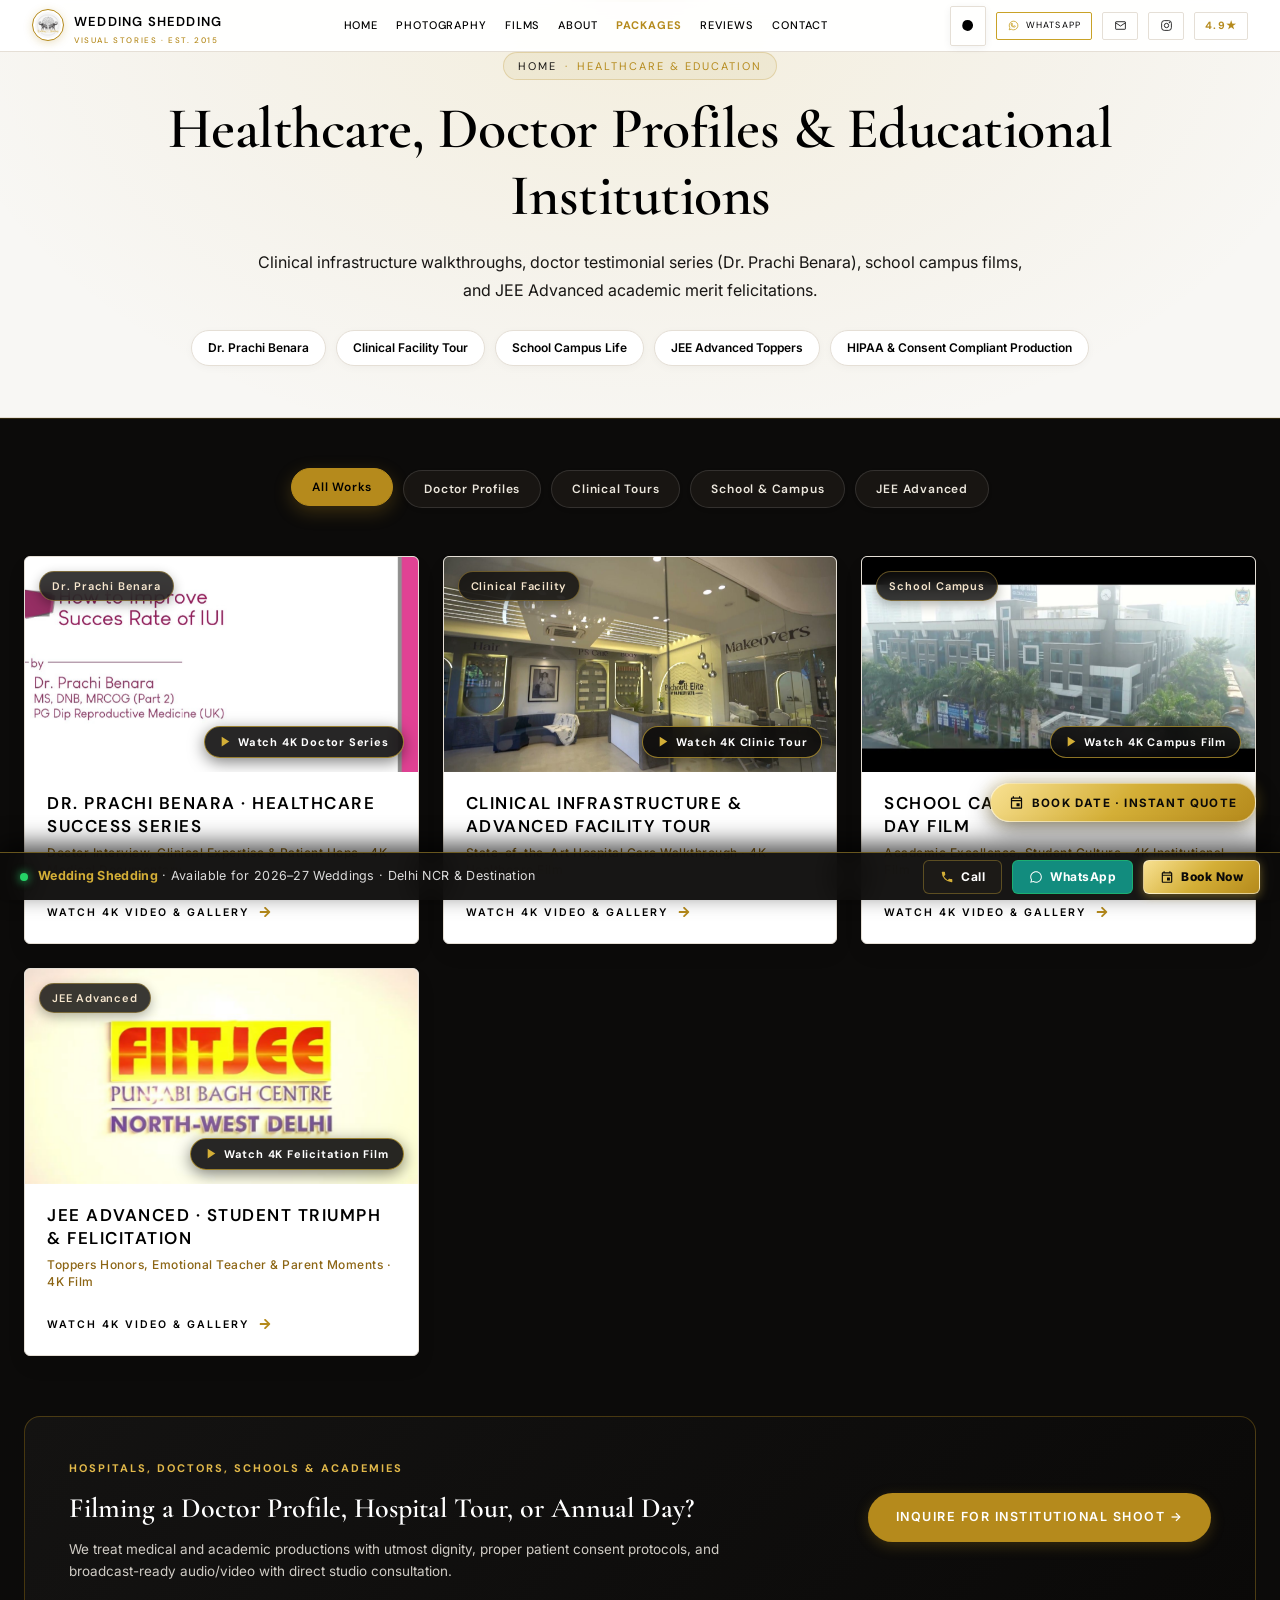
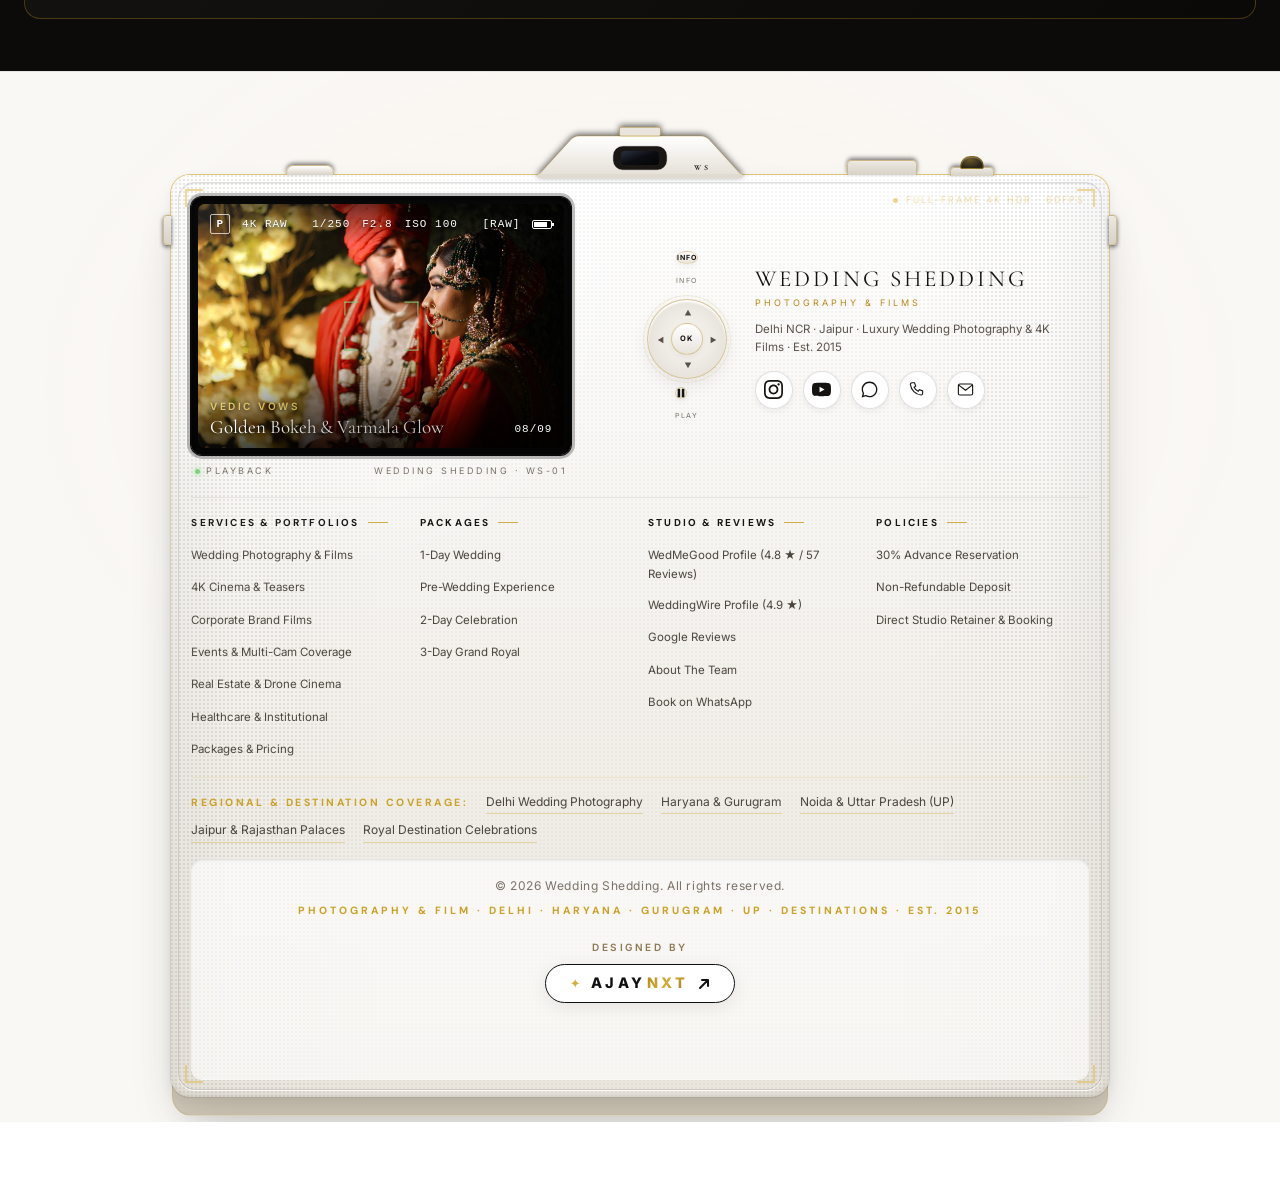
<file: healthcare-education.html>
<!DOCTYPE html>
<html lang="en-IN">
<head>
  <!-- Google tag (gtag.js) -->
  <script async src="https://www.googletagmanager.com/gtag/js?id=G-HC5508FNHJ"></script>
  <script>
    window.dataLayer = window.dataLayer || [];
    function gtag(){dataLayer.push(arguments);}
    gtag('js', new Date());

    gtag('config', 'G-HC5508FNHJ');
  </script>

  <meta charset="UTF-8">
  <meta name="viewport" content="width=device-width, initial-scale=1.0, maximum-scale=5.0, viewport-fit=cover">

  <!-- Meta Pixel Code -->
  <script>
  !function(f,b,e,v,n,t,s)
  {if(f.fbq)return;n=f.fbq=function(){n.callMethod?
  n.callMethod.apply(n,arguments):n.queue.push(arguments)};
  if(!f._fbq)f._fbq=n;n.push=n;n.loaded=!0;n.version='2.0';
  n.queue=[];t=b.createElement(e);t.async=!0;
  t.src=v;s=b.getElementsByTagName(e)[0];
  s.parentNode.insertBefore(t,s)}(window, document,'script',
  'https://connect.facebook.net/en_US/fbevents.js');
  fbq('init', '1101168519325335');
  fbq('track', 'PageView');
  </script>
  
  <!-- End Meta Pixel Code -->
  <title>Healthcare &amp; Institutional Films | Wedding Shedding</title>
  <meta name="description" content="Healthcare and education video production in Delhi NCR, including clinic tours, doctor profiles, school films and institutional documentaries.">
  <link rel="canonical" href="https://weddingshedding.in/healthcare-education.html">
  <meta name="google-site-verification" content="yIkZlTq9istiy4zY-IwjsDpJom8qskt7l591G9nEr64">
  <meta name="p:domain_verify" content="9de3448f8d0cce7dc41e483d0ee1960b"/>
  <meta name="robots" content="index, follow, max-image-preview:large">
  <meta property="og:type" content="website">
  <meta property="og:site_name" content="Wedding Shedding">
  <meta property="og:title" content="Healthcare &amp; Institutional Films | Wedding Shedding">
  <meta property="og:description" content="Healthcare and education video production in Delhi NCR, including clinic tours, doctor profiles, school films and institutional documentaries.">
  <meta property="og:url" content="https://weddingshedding.in/healthcare-education.html">
  <meta property="og:image" content="https://weddingshedding.in/assets/images/ws_video_dr_prachi.jpg?v=3">
  <meta property="og:image:alt" content="Healthcare and education video production by Wedding Shedding.">
  <link rel="preconnect" href="https://fonts.googleapis.com">
  <link rel="preconnect" href="https://fonts.gstatic.com" crossorigin>
  <link rel="stylesheet" href="https://fonts.googleapis.com/css2?family=Alex+Brush&amp;family=Caveat:wght@400;600;700&amp;family=Great+Vibes&amp;family=Cormorant+Garamond:ital,wght@0,300;0,400;0,500;0,600;0,700;1,300;1,400;1,600&amp;family=DM+Sans:ital,opsz,wght@0,9..40,100..1000;1,9..40,100..1000&amp;family=Inter:wght@300;400;500;600;700&amp;family=Playfair+Display:ital,wght@0,400..900;1,400..900&amp;family=Syne:wght@400..800&amp;display=swap">
  <link rel="stylesheet" href="assets/css/style.css?v=12">
  <link rel="icon" type="image/png" href="assets/images/ws_logo.png?v=3">

  <!-- Schema.org Structured Data -->
  <script type="application/ld+json">
{
  "@context": "https://schema.org",
  "@graph": [
    {
      "@type": "BreadcrumbList",
      "itemListElement": [
        {
          "@type": "ListItem",
          "position": 1,
          "name": "Home",
          "item": "https://weddingshedding.in/"
        },
        {
          "@type": "ListItem",
          "position": 2,
          "name": "Healthcare & Education Cinematography",
          "item": "https://weddingshedding.in/healthcare-education.html"
        }
      ]
    },
    {
      "@type": "LocalBusiness",
      "@id": "https://weddingshedding.in/#business",
      "name": "Wedding Shedding - Healthcare & Educational Institutional Media",
      "url": "https://weddingshedding.in/healthcare-education.html",
      "image": "https://weddingshedding.in/assets/images/ws_video_dr_prachi.jpg",
      "telephone": "+917503550936",
      "email": "weddingshedding.india@gmail.com",
      "priceRange": "₹₹₹",
      "address": {
        "@type": "PostalAddress",
        "streetAddress": "Gali NO 01, near Lance Ford School, Sunil Colony, Parshuram Enclave",
        "addressLocality": "Burari, Delhi",
        "postalCode": "110084",
        "addressCountry": "IN"
      },
      "areaServed": [
        "Delhi",
        "Haryana",
        "Gurugram",
        "Faridabad",
        "Uttar Pradesh",
        "Noida",
        "Ghaziabad",
        "Delhi NCR",
        "India"
      ],
      "description": "Clinical infrastructure walkthroughs, doctor testimonial series, school campus films, and academic merit felicitations."
    },
    {
      "@type": "VideoObject",
      "name": "Dr. Prachi Benara Medical Documentary & Patient Stories",
      "description": "Doctor interview, clinical expertise, and medical documentary film by Wedding Shedding.",
      "thumbnailUrl": "https://weddingshedding.in/assets/images/ws_video_dr_prachi.jpg",
      "uploadDate": "2023-09-12",
      "contentUrl": "https://drive.google.com/file/d/1e3eryFBIA7D1sVSg9a5pqzgTNhFc79Ay/preview",
      "embedUrl": "https://drive.google.com/file/d/1e3eryFBIA7D1sVSg9a5pqzgTNhFc79Ay/preview"
    },
    {
      "@type": "VideoObject",
      "name": "Clinical Infrastructure & Advanced Healthcare Facility Tour",
      "description": "4K hospital and clinic infrastructure tour film by Wedding Shedding.",
      "thumbnailUrl": "https://weddingshedding.in/assets/images/ws_video_clinic.jpg",
      "uploadDate": "2023-10-05",
      "contentUrl": "https://drive.google.com/file/d/1YVyasZASap-bq4vxUp5aAX3lZFbINP6f/preview",
      "embedUrl": "https://drive.google.com/file/d/1YVyasZASap-bq4vxUp5aAX3lZFbINP6f/preview"
    }
  ]
}
  </script>
  <meta property="og:locale" content="en_IN">
  <meta name="twitter:card" content="summary_large_image">
  <meta name="twitter:url" content="https://weddingshedding.in/healthcare-education.html">
  <meta name="twitter:title" content="Healthcare &amp; Institutional Films | Wedding Shedding">
  <meta name="twitter:description" content="Healthcare and education video production in Delhi NCR, including clinic tours, doctor profiles, school films and institutional documentaries.">
  <meta name="twitter:image" content="https://weddingshedding.in/assets/images/ws_video_dr_prachi.jpg?v=3">
</head>
<body>
<noscript><img height="1" width="1" style="display:none" alt="" aria-hidden="true"
  src="https://www.facebook.com/tr?id=1101168519325335&ev=PageView&noscript=1"
  /></noscript>
  <!-- Wedding Shedding Magnetic Cursor -->
  <div class="nk-cursor-dot" id="nkCursorDot" aria-hidden="true"></div>
  <div class="nk-cursor-ring" id="nkCursorRing" aria-hidden="true"></div>

  <!-- SITE HEADER (WEDDING SHEDDING DUAL LUXURY BAR) -->
  <header class="site-header" id="nk-site-header">
    <div class="header-container">
      <!-- Mobile Left Burger -->
      <button class="mobile-menu-toggle nk-burger" aria-label="Open Menu">
        <span></span><span></span><span></span>
      </button>

      <!-- Center / Left Brand Logo -->
      <a href="/" class="site-logo" aria-label="Wedding Shedding">
        <div style="display:flex;align-items:center;gap:10px;">
          <img src="assets/images/ws_logo_light.png?v=3" alt="Wedding Shedding Logo" class="ws-logo-light" style="width:32px;height:32px;border-radius:50%;border:1.5px solid var(--g);box-shadow:0 2px 8px rgba(181,138,28,0.25);background:#FFFFFF;padding:2px;">
          <img src="assets/images/ws_logo_dark.png?v=3" alt="Wedding Shedding Logo" class="ws-logo-dark" style="width:32px;height:32px;border-radius:50%;border:1.5px solid var(--g);box-shadow:0 2px 10px rgba(0,0,0,0.6);background:#1A1715;padding:2px;">
          <div>
            <span class="brand-title">Wedding Shedding</span>
            <span class="brand-sub">Visual Stories &middot; Est. 2015</span>
          </div>
        </div>
      </a>

      <!-- Desktop Navigation -->
      <nav class="main-nav" aria-label="Main Navigation">
        <div class="nav-item">
          <a href="/" class="nav-link">Home</a>
        </div>
        <div class="nav-item">
          <a href="weddings.html" class="nav-link">Photography</a>
        </div>
        <div class="nav-item">
          <a href="https://www.youtube.com/@weddingshedding2308/videos" target="_blank" rel="noopener" class="nav-link">Films</a>
        </div>
        <div class="nav-item">
          <a href="/#about" class="nav-link">About</a>
        </div>
        <div class="nav-item">
          <a href="/#packages" class="nav-link" style="color:var(--g);font-weight:700;">Packages</a>
        </div>
        <div class="nav-item">
          <a href="/#reviews" class="nav-link">Reviews</a>
        </div>
        <div class="nav-item">
          <a href="/#contact" class="nav-link">Contact</a>
        </div>
      </nav>

      <!-- Action Buttons (Wedding Shedding CTAs) -->
      <div class="header-actions nk-hdr-right">
        <!-- Theme Mode Switcher -->
        <button id="themeToggleBtn" class="theme-toggle-btn nk-hdr-btn" type="button" aria-label="Toggle White or Black Mode" title="Toggle White or Black Mode" style="width:36px;padding:0;">
          <svg class="sun-icon" viewBox="0 0 24 24"><path d="M12 7c-2.76 0-5 2.24-5 5s2.24 5 5 5 5-2.24 5-5-2.24-5-5-5zM2 13h2c.55 0 1-.45 1-1s-.45-1-1-1H2c-.55 0-1 .45-1 1s.45 1 1 1zm18 0h2c.55 0 1-.45 1-1s-.45-1-1-1h-2c-.55 0-1 .45-1 1s.45 1 1 1zM11 2v2c0 .55.45 1 1 1s1-.45 1-1V2c0-.55-.45-1-1-1s-1 .45-1 1zm0 18v2c0 .55.45 1 1 1s1-.45 1-1v-2c0-.55-.45-1-1-1s-1 .45-1 1zM5.99 4.58c-.39-.39-1.03-.39-1.41 0s-.39 1.03 0 1.41l1.06 1.06c.39.39 1.03.39 1.41 0s.39-1.03 0-1.41L5.99 4.58zm12.37 12.37c-.39-.39-1.03-.39-1.41 0s-.39 1.03 0 1.41l1.06 1.06c.39.39 1.03.39 1.41 0s.39-1.03 0-1.41l-1.06-1.06zm1.06-10.96c.39-.39.39-1.03 0-1.41s-1.03-.39-1.41 0l-1.06 1.06c-.39.39-.39 1.03 0 1.41s1.03.39 1.41 0l1.06-1.06zM7.05 18.36l-1.06 1.06c-.39.39-.39 1.03 0 1.41s1.03.39 1.41 0l1.06-1.06c.39-.39.39-1.03 0-1.41s-1.02-.39-1.41 0z"/></svg>
          <svg class="moon-icon" viewBox="0 0 24 24"><path d="M12.3 2a10 10 0 0 0-1.9 19.8 10 10 0 0 0 11.6-11.6A10 10 0 0 0 12.3 2z"/></svg>
        </button>

        <!-- WhatsApp Button -->
        <a class="nk-hdr-btn is-wa" href="https://wa.me/917503550936?text=Hi%20Wedding%20Shedding%2C%20I%20found%20you%20through%20your%20website." target="_blank" rel="noopener">
          <svg viewBox="0 0 24 24" fill="none" stroke="currentColor" stroke-width="1.5" aria-hidden="true"><path d="M4 20l1.3-3.8A8 8 0 1 1 12 20a8 8 0 0 1-4.2-1.2z"/><path d="M9 9.5c.3 1.8 1.7 3.3 3.5 4l1-1 2 .8c-.2 1-1 1.7-2 1.7A5.5 5.5 0 0 1 7.5 9.5c0-1 .7-1.8 1.7-2l.8 2z"/></svg>
          <span class="lbl-long">Chat on WhatsApp</span>
          <span class="lbl-short">WhatsApp</span>
        </a>

        <!-- Email Button -->
        <a class="nk-hdr-btn is-mail" href="mailto:weddingshedding.india@gmail.com" aria-label="Email Wedding Shedding">
          <svg viewBox="0 0 24 24" fill="none" stroke="currentColor" stroke-width="1.5" aria-hidden="true"><rect x="3" y="5" width="18" height="14" rx="1"/><path d="M3 7l9 6 9-6"/></svg>
          <span class="lbl">Email</span>
        </a>

        <!-- Instagram Button -->
        <a class="nk-hdr-btn is-ig" href="https://www.instagram.com/weddingshedding_0" target="_blank" rel="noopener" aria-label="Wedding Shedding on Instagram">
          <svg viewBox="0 0 24 24" fill="none" stroke="currentColor" stroke-width="1.5" aria-hidden="true"><rect x="3" y="3" width="18" height="18" rx="5"/><circle cx="12" cy="12" r="4"/><circle cx="17.5" cy="6.5" r="0.6" fill="currentColor"/></svg>
        </a>

        <!-- Award Badge -->
        <a href="https://www.weddingwire.in/wedding-photographers/wedding-shedding--e385150" target="_blank" rel="noopener" class="nk-hdr-btn" title="WeddingWire 4.9 Rating &amp; Award Winner" aria-label="WeddingWire Profile" style="padding:0 10px;">
          <span style="font-size:10.5px;font-weight:700;color:var(--g);">4.9★</span>
        </a>
      </div>

      <!-- Mobile WhatsApp Icon -->
      <a class="nk-hdr-wa" href="https://wa.me/917503550936?text=Hi%20Wedding%20Shedding%2C%20I%20found%20you%20through%20your%20website." target="_blank" rel="noopener" aria-label="Message Wedding Shedding on WhatsApp">
        <svg viewBox="0 0 24 24" fill="none" stroke="currentColor" stroke-width="1.5" aria-hidden="true"><path d="M4 20l1.3-3.8A8 8 0 1 1 12 20a8 8 0 0 1-4.2-1.2z"/><path d="M9 9.5c.3 1.8 1.7 3.3 3.5 4l1-1 2 .8c-.2 1-1 1.7-2 1.7A5.5 5.5 0 0 1 7.5 9.5c0-1 .7-1.8 1.7-2l.8 2z"/></svg>
      </a>
    </div>
  </header>

  <!-- Mobile Drawer -->
  <aside class="mobile-drawer" aria-label="Mobile Menu">
    <div class="mobile-drawer-header">
      <div style="display:flex;align-items:center;gap:10px;">
        <img src="assets/images/ws_logo_light.png?v=3" alt="Wedding Shedding" class="ws-logo-light" style="width:36px;height:36px;border-radius:50%;border:1px solid var(--g);background:#FFFFFF;padding:2px;">
        <img src="assets/images/ws_logo_dark.png?v=3" alt="Wedding Shedding" class="ws-logo-dark" style="width:36px;height:36px;border-radius:50%;border:1px solid var(--g);background:#1A1715;padding:2px;">
        <span class="brand-title">Wedding Shedding</span>
      </div>
      <div style="display:flex;align-items:center;gap:8px;">
        <button id="themeToggleBtnMobile" class="theme-toggle-btn" type="button" aria-label="Toggle White or Black Mode" style="width:34px;height:34px;">
          <svg class="sun-icon" viewBox="0 0 24 24"><path d="M12 7c-2.76 0-5 2.24-5 5s2.24 5 5 5 5-2.24 5-5-2.24-5-5-5zM2 13h2c.55 0 1-.45 1-1s-.45-1-1-1H2c-.55 0-1 .45-1 1s.45 1 1 1zm18 0h2c.55 0 1-.45 1-1s-.45-1-1-1h-2c-.55 0-1 .45-1 1s.45 1 1 1zM11 2v2c0 .55.45 1 1 1s1-.45 1-1V2c0-.55-.45-1-1-1s-1 .45-1 1zm0 18v2c0 .55.45 1 1 1s1-.45 1-1v-2c0-.55-.45-1-1-1s-1 .45-1 1zM5.99 4.58c-.39-.39-1.03-.39-1.41 0s-.39 1.03 0 1.41l1.06 1.06c.39.39 1.03.39 1.41 0s.39-1.03 0-1.41L5.99 4.58zm12.37 12.37c-.39-.39-1.03-.39-1.41 0s-.39 1.03 0 1.41l1.06 1.06c.39.39 1.03.39 1.41 0s.39-1.03 0-1.41l-1.06-1.06zm1.06-10.96c.39-.39.39-1.03 0-1.41s-1.03-.39-1.41 0l-1.06 1.06c-.39.39-.39 1.03 0 1.41s1.03.39 1.41 0l1.06-1.06zM7.05 18.36l-1.06 1.06c-.39.39-.39 1.03 0 1.41s1.03.39 1.41 0l1.06-1.06c.39-.39.39-1.03 0-1.41s-1.02-.39-1.41 0z"/></svg>
          <svg class="moon-icon" viewBox="0 0 24 24"><path d="M12.3 2a10 10 0 0 0-1.9 19.8 10 10 0 0 0 11.6-11.6A10 10 0 0 0 12.3 2z"/></svg>
        </button>
        <button class="mobile-drawer-close" aria-label="Close Menu">&times;</button>
      </div>
    </div>
        <ul class="mobile-nav-list">
      <li class="mobile-nav-item"><a href="/">Home</a></li>
      <li class="mobile-nav-item"><a href="weddings.html">Photography</a></li>
      <li class="mobile-nav-item"><a href="https://www.youtube.com/@weddingshedding2308/videos" target="_blank" rel="noopener">Films</a></li>
      <li class="mobile-nav-item"><a href="/#about">About</a></li>
      <li class="mobile-nav-item"><a href="/#packages" style="color:var(--g);font-weight:700;">Packages</a></li>
      <li class="mobile-nav-item"><a href="/#reviews">Reviews</a></li>
      <li class="mobile-nav-item"><a href="/#contact">Contact</a></li>
    </ul>
  </aside>


  <!-- SUBPAGE HERO -->
  <section class="subpage-hero">
    <div class="subpage-hero-inner nkx-rv">
      <div class="subpage-breadcrumb">
        <a href="/">Home</a> &middot; <span>Healthcare &amp; Education</span>
      </div>
      <h1 class="subpage-title">Healthcare, Doctor Profiles &amp; Educational Institutions</h1>
      <p class="subpage-desc">Clinical infrastructure walkthroughs, doctor testimonial series (Dr. Prachi Benara), school campus films, and JEE Advanced academic merit felicitations.</p>
      <div class="subpage-pills">
        <span class="subpage-pill">Dr. Prachi Benara</span>
        <span class="subpage-pill">Clinical Facility Tour</span>
        <span class="subpage-pill">School Campus Life</span>
        <span class="subpage-pill">JEE Advanced Toppers</span>
        <span class="subpage-pill">HIPAA &amp; Consent Compliant Production</span>
      </div>
    </div>
  </section>

  <!-- PORTFOLIO SECTION -->
  <section class="nk-projects-section" style="padding-top: 50px;">
    <!-- Filter Tabs -->
    <div class="portfolio-filter-bar nkx-rv" role="tablist">
      <button class="portfolio-filter-btn is-active" data-filter="all" role="tab" aria-selected="true">All Works</button>
      <button class="portfolio-filter-btn" data-filter="doctor" role="tab" aria-selected="false">Doctor Profiles</button>
      <button class="portfolio-filter-btn" data-filter="clinic" role="tab" aria-selected="false">Clinical Tours</button>
      <button class="portfolio-filter-btn" data-filter="school" role="tab" aria-selected="false">School &amp; Campus</button>
      <button class="portfolio-filter-btn" data-filter="jee" role="tab" aria-selected="false">JEE Advanced</button>
    </div>

    <!-- Grid -->
    <div class="projects-grid">
      <!-- Project: Dr. Prachi Benara &middot; Healthcare Success Series -->
      <div class="project-card nkx-rv" data-category="doctor" data-project="dr-prachi-benara">
        <div class="project-card-img">
          <img src="assets/images/ws_video_dr_prachi.jpg?v=3" alt="Dr. Prachi Benara &middot; Healthcare Success Series by Wedding Shedding" loading="lazy">
          <span class="project-card-tag">Dr. Prachi Benara</span>
          <div class="card-video-pill">
            <svg viewBox="0 0 24 24" width="13" height="13" fill="#D4AF37"><polygon points="5 3 19 12 5 21 5 3"></polygon></svg>
            Watch 4K Doctor Series
          </div>
        </div>
        <div class="project-card-content">
          <h3 class="project-card-title">Dr. Prachi Benara &middot; Healthcare Success Series</h3>
          <p class="project-card-sub">Doctor Interview, Clinical Expertise &amp; Patient Hope &middot; 4K Medical Documentary</p>
          <div class="project-btn-wrap">
            <span class="btn-view-project">
              Watch 4K Video &amp; Gallery
              <svg viewBox="0 0 448 512"><path d="M190.5 66.9l22.2-22.2c9.4-9.4 24.6-9.4 33.9 0L441 239c9.4 9.4 9.4 24.6 0 33.9L246.6 467.3c-9.4 9.4-24.6 9.4-33.9 0l-22.2-22.2c-9.5-9.5-9.3-25 .4-34.3L311.4 296H24c-13.3 0-24-10.7-24-24v-32c0-13.3 10.7-24 24-24h287.4L190.9 101.2c-9.8-9.3-10-24.8-.4-34.3z"/></svg>
            </span>
          </div>
        </div>
      </div>

      <!-- Project: Clinical Infrastructure &amp; Advanced Facility Tour -->
      <div class="project-card nkx-rv" data-category="clinic" data-project="healthcare-clinic">
        <div class="project-card-img">
          <img src="assets/images/ws_video_clinic.jpg?v=3" alt="Clinical Infrastructure &amp; Advanced Facility Tour by Wedding Shedding" loading="lazy">
          <span class="project-card-tag">Clinical Facility</span>
          <div class="card-video-pill">
            <svg viewBox="0 0 24 24" width="13" height="13" fill="#D4AF37"><polygon points="5 3 19 12 5 21 5 3"></polygon></svg>
            Watch 4K Clinic Tour
          </div>
        </div>
        <div class="project-card-content">
          <h3 class="project-card-title">Clinical Infrastructure &amp; Advanced Facility Tour</h3>
          <p class="project-card-sub">State-of-the-Art Hospital Care Walkthrough &middot; 4K Healthcare Film</p>
          <div class="project-btn-wrap">
            <span class="btn-view-project">
              Watch 4K Video &amp; Gallery
              <svg viewBox="0 0 448 512"><path d="M190.5 66.9l22.2-22.2c9.4-9.4 24.6-9.4 33.9 0L441 239c9.4 9.4 9.4 24.6 0 33.9L246.6 467.3c-9.4 9.4-24.6 9.4-33.9 0l-22.2-22.2c-9.5-9.5-9.3-25 .4-34.3L311.4 296H24c-13.3 0-24-10.7-24-24v-32c0-13.3 10.7-24 24-24h287.4L190.9 101.2c-9.8-9.3-10-24.8-.4-34.3z"/></svg>
            </span>
          </div>
        </div>
      </div>

      <!-- Project: School Campus Life &amp; Annual Day Film -->
      <div class="project-card nkx-rv" data-category="school" data-project="school-campus-film">
        <div class="project-card-img">
          <img src="assets/images/ws_video_school.jpg?v=3" alt="School Campus Life &amp; Annual Day Film by Wedding Shedding" loading="lazy">
          <span class="project-card-tag">School Campus</span>
          <div class="card-video-pill">
            <svg viewBox="0 0 24 24" width="13" height="13" fill="#D4AF37"><polygon points="5 3 19 12 5 21 5 3"></polygon></svg>
            Watch 4K Campus Film
          </div>
        </div>
        <div class="project-card-content">
          <h3 class="project-card-title">School Campus Life &amp; Annual Day Film</h3>
          <p class="project-card-sub">Academic Excellence, Student Culture &middot; 4K Institutional Film</p>
          <div class="project-btn-wrap">
            <span class="btn-view-project">
              Watch 4K Video &amp; Gallery
              <svg viewBox="0 0 448 512"><path d="M190.5 66.9l22.2-22.2c9.4-9.4 24.6-9.4 33.9 0L441 239c9.4 9.4 9.4 24.6 0 33.9L246.6 467.3c-9.4 9.4-24.6 9.4-33.9 0l-22.2-22.2c-9.5-9.5-9.3-25 .4-34.3L311.4 296H24c-13.3 0-24-10.7-24-24v-32c0-13.3 10.7-24 24-24h287.4L190.9 101.2c-9.8-9.3-10-24.8-.4-34.3z"/></svg>
            </span>
          </div>
        </div>
      </div>

      <!-- Project: JEE Advanced &middot; Student Triumph &amp; Felicitation -->
      <div class="project-card nkx-rv" data-category="jee" data-project="jee-advanced-triumph">
        <div class="project-card-img">
          <img src="assets/images/ws_video_jee.jpg?v=3" alt="JEE Advanced &middot; Student Triumph &amp; Felicitation by Wedding Shedding" loading="lazy">
          <span class="project-card-tag">JEE Advanced</span>
          <div class="card-video-pill">
            <svg viewBox="0 0 24 24" width="13" height="13" fill="#D4AF37"><polygon points="5 3 19 12 5 21 5 3"></polygon></svg>
            Watch 4K Felicitation Film
          </div>
        </div>
        <div class="project-card-content">
          <h3 class="project-card-title">JEE Advanced &middot; Student Triumph &amp; Felicitation</h3>
          <p class="project-card-sub">Toppers Honors, Emotional Teacher &amp; Parent Moments &middot; 4K Film</p>
          <div class="project-btn-wrap">
            <span class="btn-view-project">
              Watch 4K Video &amp; Gallery
              <svg viewBox="0 0 448 512"><path d="M190.5 66.9l22.2-22.2c9.4-9.4 24.6-9.4 33.9 0L441 239c9.4 9.4 9.4 24.6 0 33.9L246.6 467.3c-9.4 9.4-24.6 9.4-33.9 0l-22.2-22.2c-9.5-9.5-9.3-25 .4-34.3L311.4 296H24c-13.3 0-24-10.7-24-24v-32c0-13.3 10.7-24 24-24h287.4L190.9 101.2c-9.8-9.3-10-24.8-.4-34.3z"/></svg>
            </span>
          </div>
        </div>
      </div>

    </div>

    <!-- Institutional CTA Banner -->
    <div class="client-drive-banner nkx-rv" style="max-width:1240px;margin:60px auto 0;background:linear-gradient(135deg, #141312 0%, #0A0908 100%);border:1px solid rgba(181,138,28,0.35);border-radius:16px;padding:36px clamp(20px, 4vw, 44px);display:flex;align-items:center;justify-content:space-between;gap:24px;flex-wrap:wrap;">
      <div style="max-width:720px;">
        <span style="display:inline-flex;align-items:center;gap:8px;font-family:var(--font-display);font-size:11px;font-weight:700;letter-spacing:2px;text-transform:uppercase;color:#E2B94A;margin-bottom:8px;">
          Hospitals, Doctors, Schools &amp; Academies
        </span>
        <h3 style="font-family:var(--font-serif);font-size:clamp(20px, 2.2vw, 28px);font-weight:600;color:#FFFFFF;margin:0 0 8px 0;">Filming a Doctor Profile, Hospital Tour, or Annual Day?</h3>
        <p style="font-family:var(--font-sans);font-size:13.5px;color:#D0CCC5;line-height:1.6;margin:0;">We treat medical and academic productions with utmost dignity, proper patient consent protocols, and broadcast-ready audio/video with direct studio consultation.</p>
      </div>
      <div style="display:flex;gap:14px;flex-wrap:wrap;">
        <a href="https://wa.me/917503550936?text=Hi%20Wedding%20Shedding,%20inquiring%20about%20Hospital/School%20production." target="_blank" rel="noopener" class="btn-gold-solid" style="padding:14px 28px;border-radius:30px;font-size:12.5px;">
          Inquire for Institutional Shoot &rarr;
        </a>
      </div>
    </div>
  </section>

  <!-- Project Modal & Lightbox Viewer -->
  <div class="nk-proj-modal" id="nkProjModal" hidden>
    <div class="nk-proj-modal__backdrop" data-proj-close></div>
    <div class="nk-proj-modal__panel" role="dialog" aria-modal="true">
      <div class="nk-proj-modal__bar">
        <div>
          <span class="nk-proj-modal__title" id="nkProjTitle">Media Showcase</span>
          <span class="nk-proj-modal__count"></span>
        </div>
        <div style="display:flex;align-items:center;gap:12px;">
          <button class="nk-proj-modal__close" data-proj-close aria-label="Close gallery">&times;</button>
        </div>
      </div>
      <div class="nk-proj-modal__grid"></div>
    </div>
  </div>

  <div class="nk-proj-viewer" id="nkProjViewer" hidden>
    <button class="nk-proj-viewer__close" data-proj-vclose aria-label="Close viewer">&times;</button>
    <button class="nk-proj-viewer__prev" aria-label="Previous image">&lsaquo;</button>
    <img src="[data-uri]" alt="Expanded portfolio view" class="nk-proj-viewer__img">
    <button class="nk-proj-viewer__next" aria-label="Next image">&rsaquo;</button>
    <div class="nk-proj-viewer__count"></div>
  </div>

    <!-- RETRO CAMERA FOOTER -->
  <footer class="nkf" id="nkf" aria-label="Site footer" data-init="1" style="--dur: 3000ms;">
    <div class="nkf__scene">
      <span class="nkf__depth" aria-hidden="true"></span>
      <div class="nkf__cam">
        <span class="nkf__inner" aria-hidden="true"></span>
        <!-- Camera Reticle Corner Marks (CAMRE WALE NISAN) -->
        <div class="nkf__corners" aria-hidden="true">
          <span class="tl"></span>
          <span class="tr"></span>
          <span class="bl"></span>
          <span class="br"></span>
        </div>
        <div class="nkf__spec-tag" aria-hidden="true">FULL-FRAME 4K HDR &middot; 60FPS</div>
        <!-- Top Plate with Vintage Viewfinder & Prism -->
        <div class="nkf__plate" aria-hidden="true">
          <svg class="nkf__hump" viewBox="0 0 260 56">
            <defs>
              <linearGradient id="nkfHump" x1="0" y1="0" x2="0" y2="1"><stop offset="0" stop-color="#2a2620"/><stop offset="1" stop-color="#1f1c17"/></linearGradient>
              <linearGradient id="nkfHumpLight" x1="0" y1="0" x2="0" y2="1"><stop offset="0" stop-color="#FFFFFF"/><stop offset="1" stop-color="#E5E0D6"/></linearGradient>
              <linearGradient id="nkfVF" x1="0" y1="0" x2="1" y2="1"><stop offset="0" stop-color="#2b3140"/><stop offset=".5" stop-color="#0b0d12"/><stop offset="1" stop-color="#050505"/></linearGradient>
            </defs>
            <path class="hb" d="M0 56 L40 12 Q45 5 53 5 H207 Q215 5 220 12 L260 56" />
            <rect class="cv" x="0.5" y="53.5" width="259" height="5" />
            <rect class="shoe" x="104" y="-6" width="52" height="11" rx="2" />
            <rect class="cup" x="96" y="18" width="68" height="30" rx="12" />
            <rect class="vf" x="106" y="24" width="48" height="18" rx="5" />
            <text class="brand" x="220" y="48" text-anchor="end">WS</text>
          </svg>
          <span class="nkf__lever"></span><span class="nkf__dial"></span><span class="nkf__shutter"><i></i></span>
          <span class="nkf__lug nkf__lug--l"></span><span class="nkf__lug nkf__lug--r"></span>
        </div>

        <!-- Camera LCD Screen & Controls -->
        <div class="nkf__main">
          <div class="nkf__screenwrap">
            <div class="nkf__screen" role="region" aria-roledescription="carousel" aria-label="Recent work playback" tabindex="0">
              <div class="nkf__glass">
                <!-- Slide 01: Bridal Portrait (Perfect Center Composition) -->
                <figure class="nkf__slide is-on" data-cat="Bridal Portrait" data-t="Sacred Elegance &amp; Polki Heirlooms">
                  <img src="assets/images/ws_photo-08.jpg" alt="Regal bride in sacred red veil and polki heirloom jewelry" loading="lazy" decoding="async">
                </figure>

                <!-- Slide 02: Royal Stage Mandap Decor & Couple -->
                <figure class="nkf__slide" data-cat="Royal Stage" data-t="Vedic Mandap &amp; Golden Throne">
                  <img src="assets/images/ws_photo-04.jpg" alt="Bride and groom on royal wedding stage surrounded by golden floral decor" loading="lazy" decoding="async">
                </figure>

                <!-- Slide 03: Royal Varmala Celebration Stage -->
                <figure class="nkf__slide" data-cat="Varmala Stage" data-t="Royal Floral Backdrop &amp; Celebration">
                  <img src="assets/images/ws_celebration_01.jpg" alt="Joyful wedding varmala stage celebration with golden floral backdrop by Wedding Shedding" loading="lazy" decoding="async">
                </figure>

                <!-- Slide 04: Candid Emotion & Laughter -->
                <figure class="nkf__slide" data-cat="Candid Joy" data-t="Unscripted Laughter &amp; Eternal Vows">
                  <img src="assets/images/ws_photo-09.jpg" alt="Joyful candid bride and groom laughing together" loading="lazy" decoding="async">
                </figure>

                <!-- Slide 05: Varmala & Kaleere Dance Celebration -->
                <figure class="nkf__slide" data-cat="Varmala &amp; Dance" data-t="Celebratory Kaleere Moments">
                  <img src="assets/images/ws_photo-02.jpg" alt="Groom and bride dancing joyfully with golden kaleere" loading="lazy" decoding="async">
                </figure>

                <!-- Slide 06: Pre-Wedding Classic Vintage Drive -->
                <figure class="nkf__slide" data-cat="Pre-Wedding" data-t="Classic Sunset &amp; Vintage Drive">
                  <img src="assets/images/ws_hero_vintage_car_couple.jpg" alt="Couple portrait with vintage sports car during sunset" loading="lazy" decoding="async">
                </figure>

                <!-- Slide 07: Bridal Entry & Floral Chandelier -->
                <figure class="nkf__slide" data-cat="Bridal Entry" data-t="Floral Chandelier &amp; Sacred Steps">
                  <img src="assets/images/ws_photo-03.jpg" alt="Bride in royal red lehenga entering under floral chandelier" loading="lazy" decoding="async">
                </figure>

                <!-- Slide 08: Warm Golden Bokeh Varmala Portrait -->
                <figure class="nkf__slide" data-cat="Vedic Vows" data-t="Golden Bokeh &amp; Varmala Glow">
                  <img src="assets/images/ws_photo-05.jpg" alt="Bride and groom in red turban and lehenga with warm golden bokeh" loading="lazy" decoding="async">
                </figure>

                <!-- Slide 09: Epic Dramatic Flying Gown Bridge -->
                <figure class="nkf__slide" data-cat="Cinematic Pre-Wed" data-t="Dramatic Bridge &amp; Flying Red Gown">
                  <img src="assets/images/ws_hero_flying_gown_bridge.jpg" alt="Pre-wedding couple on suspension bridge with dramatic flying red gown" loading="lazy" decoding="async">
                </figure>

                <!-- Camera Focus Bracket (4 corners) -->
                <div class="nkf__af lock" aria-hidden="true">
                  <i></i><i></i><i></i><i></i>
                </div>

                <!-- Camera HUD Overlays -->
                <div class="nkf__hud" aria-hidden="true">
                  <div class="nkf__hud-t">
                    <span><em class="nkf__mode" style="font-style:normal;font-weight:700;">P</em> <span class="nkf__hide-m">4K RAW</span></span>
                    <span><span>1/250</span><span>F2.8</span><span>ISO 100</span></span>
                    <span><span class="nkf__hide-m">[RAW]</span><span class="nkf__batt"></span></span>
                  </div>
                  <div class="nkf__hud-b">
                    <span class="nkf__cap"><b class="nkf__cat">Bridal Portrait</b><span class="nkf__ttl">Sacred Elegance &amp; Polki Heirlooms</span></span>
                    <span class="nkf__ctr">01/09</span>
                  </div>
                </div>
                <span class="nkf__prog" aria-hidden="true" style="display:none;"></span>
              </div>
            </div>
            <div class="nkf__screen-lbl" aria-hidden="true">
              <span class="nkf__led">Playback</span>
              <span>Wedding Shedding &middot; WS-01</span>
            </div>
          </div>

          <!-- D-Pad Navigation Controls -->
          <div class="nkf__ctrl">
            <div class="nkf__col"><button type="button" class="nkf__b nkf__sm nkf__info" aria-label="Toggle screen info" aria-pressed="true"><span>INFO</span></button><span class="nkf__cap-lbl" aria-hidden="true">Info</span></div>
            <div class="nkf__pad" role="group" aria-label="Browse photos">
              <button type="button" class="nkf__arr nkf__arr--u" aria-label="Previous photo"><svg viewBox="0 0 10 10"><path d="M5 1l4 7H1z"/></svg></button>
              <button type="button" class="nkf__arr nkf__arr--l" aria-label="Previous photo"><svg viewBox="0 0 10 10"><path d="M5 1l4 7H1z"/></svg></button>
              <button type="button" class="nkf__b nkf__ok" aria-label="Pause slideshow"><span>OK</span></button>
              <button type="button" class="nkf__arr nkf__arr--r" aria-label="Next photo"><svg viewBox="0 0 10 10"><path d="M5 1l4 7H1z"/></svg></button>
              <button type="button" class="nkf__arr nkf__arr--d" aria-label="Next photo"><svg viewBox="0 0 10 10"><path d="M5 1l4 7H1z"/></svg></button>
            </div>
            <div class="nkf__col"><button type="button" class="nkf__b nkf__sm nkf__play" aria-label="Pause slideshow"><svg class="i-pause" viewBox="0 0 12 12"><path d="M2 1h3v10H2zM7 1h3v10H7z"/></svg><svg class="i-play" viewBox="0 0 12 12" style="display:none"><path d="M3 1l8 5-8 5z"/></svg></button><span class="nkf__cap-lbl" aria-hidden="true">Play</span></div>
          </div>

          <!-- Brand Profile -->
          <div class="nkf__brand">
            <p class="nkf__name">Wedding Shedding</p>
            <p class="nkf__sub">Photography &amp; Films</p>
            <p class="nkf__tag">Delhi NCR &middot; Jaipur &middot; Luxury Wedding Photography &amp; 4K Films &middot; Est. 2015</p>
            <div class="nkf__icons">
              <a href="https://www.instagram.com/weddingshedding_0" target="_blank" rel="noopener" class="nkf__ic" aria-label="Instagram" title="Instagram"><svg class="fill" viewBox="0 0 24 24"><path d="M12 2.163c3.204 0 3.584.012 4.85.07 3.252.148 4.771 1.691 4.919 4.919.058 1.265.069 1.645.069 4.849 0 3.205-.012 3.584-.069 4.849-.149 3.225-1.664 4.771-4.919 4.919-1.266.058-1.644.07-4.85.07-3.204 0-3.584-.012-4.849-.07-3.26-.149-4.771-1.699-4.919-4.92-.058-1.265-.07-1.644-.07-4.849 0-3.204.013-3.583.07-4.849.149-3.227 1.664-4.771 4.919-4.919 1.266-.057 1.645-.069 4.849-.069zm0-2.163c-3.259 0-3.667.014-4.947.072-4.358.2-6.78 2.618-6.98 6.98-.059 1.281-.073 1.689-.073 4.948 0 3.259.014 3.668.072 4.948.2 4.358 2.618 6.78 6.98 6.98 1.281.058 1.689.072 4.948.072 3.259 0 3.668-.014 4.948-.072 4.354-.2 6.782-2.618 6.979-6.98.059-1.28.073-1.689.073-4.948 0-3.259-.014-3.667-.072-4.947-.196-4.354-2.617-6.78-6.979-6.98-1.281-.059-1.69-.073-4.949-.073zm0 5.838c-3.403 0-6.162 2.759-6.162 6.162s2.759 6.163 6.162 6.163 6.162-2.759 6.162-6.163c0-3.403-2.759-6.162-6.162-6.162zm0 10.162c-2.209 0-4-1.79-4-4 0-2.209 1.791-4 4-4s4 1.791 4 4c0 2.21-1.791 4-4 4zm6.406-11.845c-.796 0-1.441.645-1.441 1.44s.645 1.44 1.441 1.44c.795 0 1.439-.645 1.439-1.44s-.644-1.44-1.439-1.44z"/></svg></a>
              <a href="https://www.youtube.com/@weddingshedding2308" target="_blank" rel="noopener" class="nkf__ic" aria-label="YouTube" title="YouTube"><svg class="fill" viewBox="0 0 24 24"><path d="M23.498 6.186a3.016 3.016 0 0 0-2.122-2.136C19.505 3.545 12 3.545 12 3.545s-7.505 0-9.377.505A3.017 3.017 0 0 0 .502 6.186C0 8.07 0 12 0 12s0 3.93.502 5.814a3.016 3.016 0 0 0 2.122 2.136c1.871.505 9.376.505 9.376.505s7.505 0 9.377-.505a3.015 3.015 0 0 0 2.122-2.136C24 15.93 24 12 24 12s0-3.93-.502-5.814zM9.545 15.568V8.432L15.818 12l-6.273 3.568z"/></svg></a>
              <a href="https://wa.me/917503550936?text=Hi%20Wedding%20Shedding" target="_blank" rel="noopener" class="nkf__ic" aria-label="WhatsApp" title="WhatsApp"><svg class="fill" viewBox="0 0 24 24"><path d="M12.04 2C6.58 2 2.13 6.45 2.13 11.91c0 1.75.46 3.45 1.32 4.95L2.05 22l5.25-1.38a9.9 9.9 0 0 0 4.74 1.21h.01c5.46 0 9.91-4.45 9.91-9.91C21.96 6.45 17.5 2 12.04 2Zm0 18.15h-.01a8.23 8.23 0 0 1-4.19-1.15l-.3-.18-3.12.82.83-3.04-.2-.31a8.2 8.2 0 0 1-1.26-4.38c0-4.54 3.7-8.24 8.25-8.24a8.24 8.24 0 0 1 8.24 8.25c0 4.54-3.7 8.23-8.24 8.23Z"/></svg></a>
              <a href="tel:+917503550936" class="nkf__ic" aria-label="Call" title="Call"><svg viewBox="0 0 24 24"><path d="M5 3.5h3.2l1.6 4.2-2.1 1.4a11 11 0 0 0 5.2 5.2l1.4-2.1 4.2 1.6V17a2 2 0 0 1-2 2A15.5 15.5 0 0 1 3 5.5a2 2 0 0 1 2-2Z"/></svg></a>
              <a href="mailto:weddingshedding.india@gmail.com" class="nkf__ic" aria-label="Email" title="Email"><svg viewBox="0 0 24 24"><rect x="3" y="5" width="18" height="14" rx="2"/><path d="M3.5 6.5 12 13l8.5-6.5"/></svg></a>
            </div>
          </div>
        </div>

        <!-- Footer Menus -->
        <div class="nkf__menus">
          <div>
            <h3 class="nkf__h">Services &amp; Portfolios</h3>
            <ul class="nkf__menu">
              <li><a href="weddings.html">Wedding Photography &amp; Films <svg class="nkf__ar" viewBox="0 0 18 10"><path d="M0 5h16M12 1l4 4-4 4"/></svg></a></li>
              <li><a href="films.html">4K Cinema &amp; Teasers <svg class="nkf__ar" viewBox="0 0 18 10"><path d="M0 5h16M12 1l4 4-4 4"/></svg></a></li>
              <li><a href="corporate.html">Corporate Brand Films <svg class="nkf__ar" viewBox="0 0 18 10"><path d="M0 5h16M12 1l4 4-4 4"/></svg></a></li>
              <li><a href="events.html">Events &amp; Multi-Cam Coverage <svg class="nkf__ar" viewBox="0 0 18 10"><path d="M0 5h16M12 1l4 4-4 4"/></svg></a></li>
              <li><a href="real-estate.html">Real Estate &amp; Drone Cinema <svg class="nkf__ar" viewBox="0 0 18 10"><path d="M0 5h16M12 1l4 4-4 4"/></svg></a></li>
              <li><a href="healthcare-education.html">Healthcare &amp; Institutional <svg class="nkf__ar" viewBox="0 0 18 10"><path d="M0 5h16M12 1l4 4-4 4"/></svg></a></li>
              <li><a href="/#packages">Packages &amp; Pricing <svg class="nkf__ar" viewBox="0 0 18 10"><path d="M0 5h16M12 1l4 4-4 4"/></svg></a></li>
            </ul>
          </div>
          <div>
            <h3 class="nkf__h">Packages</h3>
            <ul class="nkf__menu">
              <li><a href="/#packages">1-Day Wedding <svg class="nkf__ar" viewBox="0 0 18 10"><path d="M0 5h16M12 1l4 4-4 4"/></svg></a></li>
              <li><a href="/#packages">Pre-Wedding Experience <svg class="nkf__ar" viewBox="0 0 18 10"><path d="M0 5h16M12 1l4 4-4 4"/></svg></a></li>
              <li><a href="/#packages">2-Day Celebration <svg class="nkf__ar" viewBox="0 0 18 10"><path d="M0 5h16M12 1l4 4-4 4"/></svg></a></li>
              <li><a href="/#packages">3-Day Grand Royal <svg class="nkf__ar" viewBox="0 0 18 10"><path d="M0 5h16M12 1l4 4-4 4"/></svg></a></li>
            </ul>
          </div>
          <div>
            <h3 class="nkf__h">Studio &amp; Reviews</h3>
            <ul class="nkf__menu">
              <li><a href="https://www.wedmegood.com/profile/Wedding-Shedding-506041/reviews" target="_blank" rel="noopener">WedMeGood Profile (4.8 ★ / 57 Reviews) <svg class="nkf__ar" viewBox="0 0 18 10"><path d="M0 5h16M12 1l4 4-4 4"/></svg></a></li>
              <li><a href="https://www.weddingwire.in/wedding-photographers/wedding-shedding--e385150" target="_blank" rel="noopener">WeddingWire Profile (4.9 ★) <svg class="nkf__ar" viewBox="0 0 18 10"><path d="M0 5h16M12 1l4 4-4 4"/></svg></a></li>
              <li><a href="https://g.page/r/CaNUqaPpp9tuEBM/review" target="_blank" rel="noopener">Google Reviews <svg class="nkf__ar" viewBox="0 0 18 10"><path d="M0 5h16M12 1l4 4-4 4"/></svg></a></li>
              <li><a href="/#about">About The Team <svg class="nkf__ar" viewBox="0 0 18 10"><path d="M0 5h16M12 1l4 4-4 4"/></svg></a></li>
              <li><a href="/#contact">Book on WhatsApp <svg class="nkf__ar" viewBox="0 0 18 10"><path d="M0 5h16M12 1l4 4-4 4"/></svg></a></li>
            </ul>
          </div>
          <div>
            <h3 class="nkf__h">Policies</h3>
            <ul class="nkf__menu">
              <li><a href="/#policies">30% Advance Reservation <svg class="nkf__ar" viewBox="0 0 18 10"><path d="M0 5h16M12 1l4 4-4 4"/></svg></a></li>
              <li><a href="/#policies">Non-Refundable Deposit <svg class="nkf__ar" viewBox="0 0 18 10"><path d="M0 5h16M12 1l4 4-4 4"/></svg></a></li>
              <li><a href="/#policies">Direct Studio Retainer &amp; Booking <svg class="nkf__ar" viewBox="0 0 18 10"><path d="M0 5h16M12 1l4 4-4 4"/></svg></a></li>
            </ul>
          </div>
        </div>

        <!-- Also Serving Regional Links -->
        <div class="nkf__areas">
          <span>REGIONAL &amp; DESTINATION COVERAGE:</span>
          <a href="delhi-ncr.html">Delhi Wedding Photography</a>
          <a href="delhi-ncr.html">Haryana &amp; Gurugram</a>
          <a href="delhi-ncr.html">Noida &amp; Uttar Pradesh (UP)</a>
          <a href="jaipur.html">Jaipur &amp; Rajasthan Palaces</a>
          <a href="weddings.html">Royal Destination Celebrations</a>
        </div>

        <!-- Footer Base with Golden AJAYNXT Brand -->
        <div class="nkf__base">
          <p class="nkf__copy">&copy; <span class="nkf__yr">2026</span> Wedding Shedding. All rights reserved.</p>
          <p class="nkf__model">PHOTOGRAPHY &amp; FILM &middot; DELHI &middot; HARYANA &middot; GURUGRAM &middot; UP &middot; DESTINATIONS &middot; EST. 2015</p>
          <div class="nkf__credits">
            <span class="nkf__credits-label">Designed by</span>
            <a href="https://ajaynxt.com" target="_blank" rel="noopener" class="nkf__ajaynxt" aria-label="Designed by AJAYNXT">
              <span class="ajaynxt-sparkle" aria-hidden="true">✦</span>
              <span class="ajaynxt-logo">AJAY<span class="ajaynxt-accent">NXT</span></span>
              <svg class="ajaynxt-arrow" viewBox="0 0 12 12" fill="none" stroke="currentColor" stroke-width="2" stroke-linecap="round" stroke-linejoin="round" aria-hidden="true"><path d="M2 10L10 2M10 2H4M10 2V8"/></svg>
            </a>
          </div>
        </div>
      </div>
    </div>
  </footer>

  <!-- ============================================================
       FLOATING ACTION DOCK: BACK-TO-TOP & QUICK INQUIRY
       ============================================================ -->
  <div class=nk-floating-dock id="nkFloatingDock" aria-label="Quick Actions">
    <button type="button" class="nk-float-inquiry-btn js-open-inquiry" aria-label="Book Date & Check Availability">
      <svg viewBox="0 0 24 24"><path d="M19 4h-1V2h-2v2H8V2H6v2H5c-1.11 0-1.99.9-1.99 2L3 20c0 1.1.89 2 2 2h14c1.1 0 2-.9 2-2V6c0-1.1-.9-2-2-2zm0 16H5V10h14v10zm0-12H5V6h14v2zm-7 5h5v5h-5z"/></svg>
      <span>Book Date &middot; Instant Quote</span>
    </button>
    <button type="button" class="nk-scroll-top" id="nkScrollTop" aria-label="Scroll to top of page" title="Back to top">
      <svg viewBox="0 0 24 24"><path d="M12 19V5M5 12l7-7 7 7"/></svg>
    </button>
  </div>

  <!-- ============================================================
       LUXURY INQUIRY & BOOKING MODAL
       ============================================================ -->
  <div class="nk-inquiry-modal" id="nkInquiryModal" hidden>
    <div class="nk-inquiry-modal__backdrop" data-inquiry-close></div>
    <div class="nk-inquiry-modal__dialog" role="dialog" aria-modal="true" aria-labelledby="nkInquiryTitle">
      <button type="button" class="nk-inquiry-modal__close" data-inquiry-close aria-label="Close inquiry dialog">&times;</button>
      
      <div class="nk-inquiry-header">
        <div class="nk-inquiry-badge">
          <span class="nk-inquiry-badge-dot"></span>
          <span>Fast Response &middot; Within 2 Hours</span>
        </div>
        <h3 class="nk-inquiry-title" id="nkInquiryTitle">Check Availability &amp; Get Instant Quote</h3>
        <p class="nk-inquiry-sub">Direct response from Sonu Kumar (Lead Cinematographer) &amp; our Burari Studio core team.</p>
      </div>

      <form class="nk-inquiry-form" id="nkInquiryForm">
        <div class="nk-form-row">
          <div class="nk-form-group">
            <label class="nk-form-label" for="inqName">Couple / Client Name <span class="req">*</span></label>
            <input type="text" id="inqName" name="name" class="nk-form-input" required placeholder="e.g. Rahul &amp; Priya">
          </div>
          <div class="nk-form-group">
            <label class="nk-form-label" for="inqPhone">Phone / WhatsApp <span class="req">*</span></label>
            <input type="tel" id="inqPhone" name="phone" class="nk-form-input" required placeholder="+91 98765 43210">
          </div>
        </div>

        <div class="nk-form-row">
          <div class="nk-form-group">
            <label class="nk-form-label" for="inqDate">Event / Wedding Date <span class="req">*</span></label>
            <input type="date" id="inqDate" name="date" class="nk-form-input" required>
          </div>
          <div class="nk-form-group">
            <label class="nk-form-label" for="inqCity">City &amp; Venue <span class="req">*</span></label>
            <input type="text" id="inqCity" name="city" class="nk-form-input" required placeholder="e.g. Delhi, Gurugram, Noida, Faridabad, Haryana, UP, Jaipur...">
          </div>
        </div>

        <div class="nk-form-group">
          <label class="nk-form-label">Services Required <span style="font-weight:400;text-transform:none;letter-spacing:0;color:var(--g);">(Select all that apply)</span></label>
          <div class="nk-service-pills">
            <label class="nk-service-pill is-selected">
              <input type="checkbox" name="services" value="Candid Wedding Photography" checked>
              <span>Candid Wedding Photography</span>
            </label>
            <label class="nk-service-pill is-selected">
              <input type="checkbox" name="services" value="4K Cinematic Wedding Films" checked>
              <span>4K Cinematic Wedding Films</span>
            </label>
            <label class="nk-service-pill">
              <input type="checkbox" name="services" value="Pre-Wedding Shoot & Film">
              <span>Pre-Wedding Shoot &amp; Film</span>
            </label>
            <label class="nk-service-pill">
              <input type="checkbox" name="services" value="Licensed 4K Drone Cinematography">
              <span>Licensed 4K Drone Cinematography</span>
            </label>
            <label class="nk-service-pill">
              <input type="checkbox" name="services" value="Haldi, Mehendi & Sangeet">
              <span>Haldi, Mehendi &amp; Sangeet</span>
            </label>
            <label class="nk-service-pill">
              <input type="checkbox" name="services" value="Engagement & Ring Ceremony">
              <span>Engagement &amp; Ring Ceremony</span>
            </label>
            <label class="nk-service-pill">
              <input type="checkbox" name="services" value="Traditional Photography & Video">
              <span>Traditional Photography &amp; Video</span>
            </label>
            <label class="nk-service-pill">
              <input type="checkbox" name="services" value="Cocktail & Grand Reception">
              <span>Cocktail &amp; Grand Reception</span>
            </label>
            <label class="nk-service-pill">
              <input type="checkbox" name="services" value="Royal Bridal & Groom Portraits">
              <span>Royal Bridal &amp; Groom Portraits</span>
            </label>
            <label class="nk-service-pill">
              <input type="checkbox" name="services" value="Heirloom Flush-Mount Photo Albums">
              <span>Heirloom Flush-Mount Albums</span>
            </label>
            <label class="nk-service-pill">
              <input type="checkbox" name="services" value="Complete 2-3 Day Wedding Package">
              <span>Complete 2&ndash;3 Day Wedding Package</span>
            </label>
            <label class="nk-service-pill">
              <input type="checkbox" name="services" value="Royal Destination Wedding Coverage">
              <span>Royal Destination Wedding</span>
            </label>
            <label class="nk-service-pill">
              <input type="checkbox" name="services" value="Haldi, Mehndi & Sangeet Festivities">
              <span>Haldi, Mehndi &amp; Sangeet</span>
            </label>
            <label class="nk-service-pill">
              <input type="checkbox" name="services" value="4K Drone Aerial Cinematography">
              <span>4K Drone Aerial Cinema</span>
            </label>
          </div>
        </div>

        <div class="nk-form-group">
          <label class="nk-form-label" for="inqNotes">Special Requests / Vision</label>
          <textarea id="inqNotes" name="notes" class="nk-form-textarea" placeholder="Share your vision, number of guests, venues, approximate timelines..."></textarea>
        </div>

        <div class="nk-inquiry-actions">
          <button type="submit" class="btn-submit-wa" id="inqSubmitWa">
            <svg viewBox="0 0 24 24"><path d="M12.04 2C6.58 2 2.13 6.45 2.13 11.91c0 1.75.46 3.45 1.32 4.95L2.05 22l5.25-1.38a9.9 9.9 0 0 0 4.74 1.21h.01c5.46 0 9.91-4.45 9.91-9.91C21.96 6.45 17.5 2 12.04 2Zm0 18.15h-.01a8.23 8.23 0 0 1-4.19-1.15l-.3-.18-3.12.82.83-3.04-.2-.31a8.2 8.2 0 0 1-1.26-4.38c0-4.54 3.7-8.24 8.25-8.24a8.24 8.24 0 0 1 8.24 8.25c0 4.54-3.7 8.23-8.24 8.23Z"/></svg>
            Send Inquiry via WhatsApp
          </button>
          <button type="button" class="btn-submit-mail" id="inqSubmitMail">
            <svg viewBox="0 0 24 24" style="width:15px;height:15px;fill:none;stroke:currentColor;stroke-width:2;"><rect x="3" y="5" width="18" height="14" rx="2"/><path d="M3.5 6.5 12 13l8.5-6.5"/></svg>
            Or Send via Email
          </button>
        </div>

        <div class="nk-inquiry-trust">
          <span>&check; 100% Privacy</span>
          <span>&middot;</span>
          <span>&check; No Spam Guarantee</span>
          <span>&middot;</span>
          <span>&check; 4.9&starf; Rated Studio</span>
          <span>&middot;</span>
          <span>&check; WeddingWire Award Winner</span>
        </div>
      </form>
    </div>
  </div>

  <script src="assets/js/main.js?v=13"></script>
  <!-- PERMANENT LOCKED QUICK ACTION BANNER (CALL · WHATSAPP · BOOK NOW) -->
  <nav class="mobile-bottom-bar" id="mobileBottomBar" aria-label="Quick Contact & Booking Bar">
    <div class="mob-brand-info">
      <span class="mob-brand-dot" aria-hidden="true"></span>
      <span class="mob-brand-text"><b>Wedding Shedding</b> &middot; Available for 2026–27 Weddings &middot; Delhi NCR &amp; Destination</span>
    </div>
    <div class="mob-actions-wrap">
      <a href="tel:+917503550936" class="mob-bar-item mob-call" aria-label="Call Studio">
        <svg viewBox="0 0 24 24"><path d="M6.62 10.79a15.05 15.05 0 006.59 6.59l2.2-2.2a1 1 0 011.02-.24 11.72 11.72 0 003.68.59 1 1 0 011 1V20a1 1 0 01-1 1A17 17 0 013 4a1 1 0 011-1h3.5a1 1 0 011 1 11.72 11.72 0 00.59 3.68 1 1 0 01-.25 1.02l-2.22 2.09z"/></svg>
        <span>Call</span>
      </a>
      <a href="https://wa.me/917503550936?text=Hi%20Wedding%20Shedding%2C%20I%20am%20interested%20in%20wedding%20photography%20services.%20Please%20share%20details." target="_blank" rel="noopener" class="mob-bar-item mob-whatsapp" aria-label="WhatsApp Us">
        <svg viewBox="0 0 24 24"><path d="M12.04 2C6.58 2 2.13 6.45 2.13 11.91c0 1.75.46 3.45 1.32 4.95L2.05 22l5.25-1.38a9.9 9.9 0 0 0 4.74 1.21h.01c5.46 0 9.91-4.45 9.91-9.91C21.96 6.45 17.5 2 12.04 2Zm0 18.15h-.01a8.23 8.23 0 0 1-4.19-1.15l-.3-.18-3.12.82.83-3.04-.2-.31a8.2 8.2 0 0 1-1.26-4.38c0-4.54 3.7-8.24 8.25-8.24a8.24 8.24 0 0 1 8.24 8.25c0 4.54-3.7 8.23-8.24 8.23Z"/></svg>
        <span>WhatsApp</span>
      </a>
      <button type="button" class="mob-bar-item mob-book js-open-inquiry" aria-label="Book Now / Instant Quote">
        <svg viewBox="0 0 24 24"><path d="M19 4h-1V2h-2v2H8V2H6v2H5c-1.11 0-1.99.9-1.99 2L3 20c0 1.1.89 2 2 2h14c1.1 0 2-.9 2-2V6c0-1.1-.9-2-2-2zm0 16H5V10h14v10zm0-12H5V6h14v2zm-7 5h5v5h-5z"/></svg>
        <span>Book Now</span>
      </button>
    </div>
  </nav>

</body>
</html>
</file>
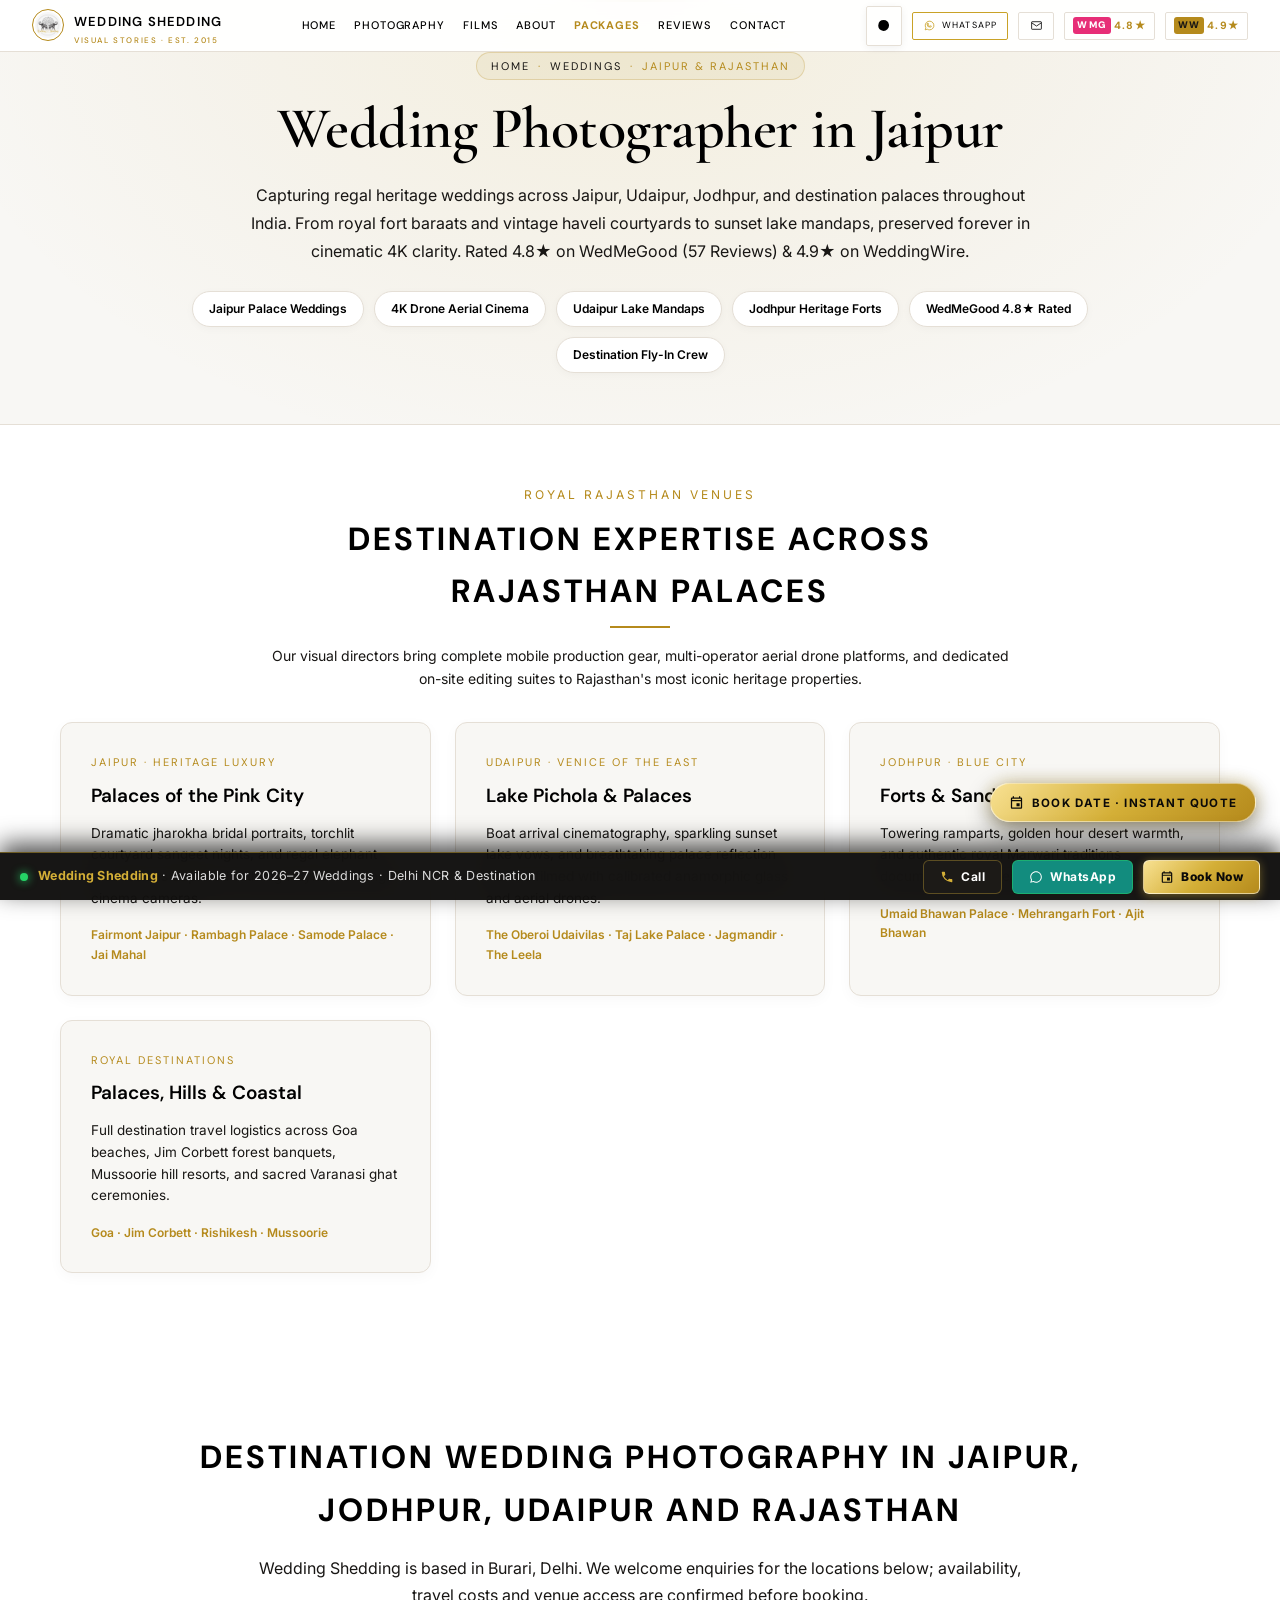
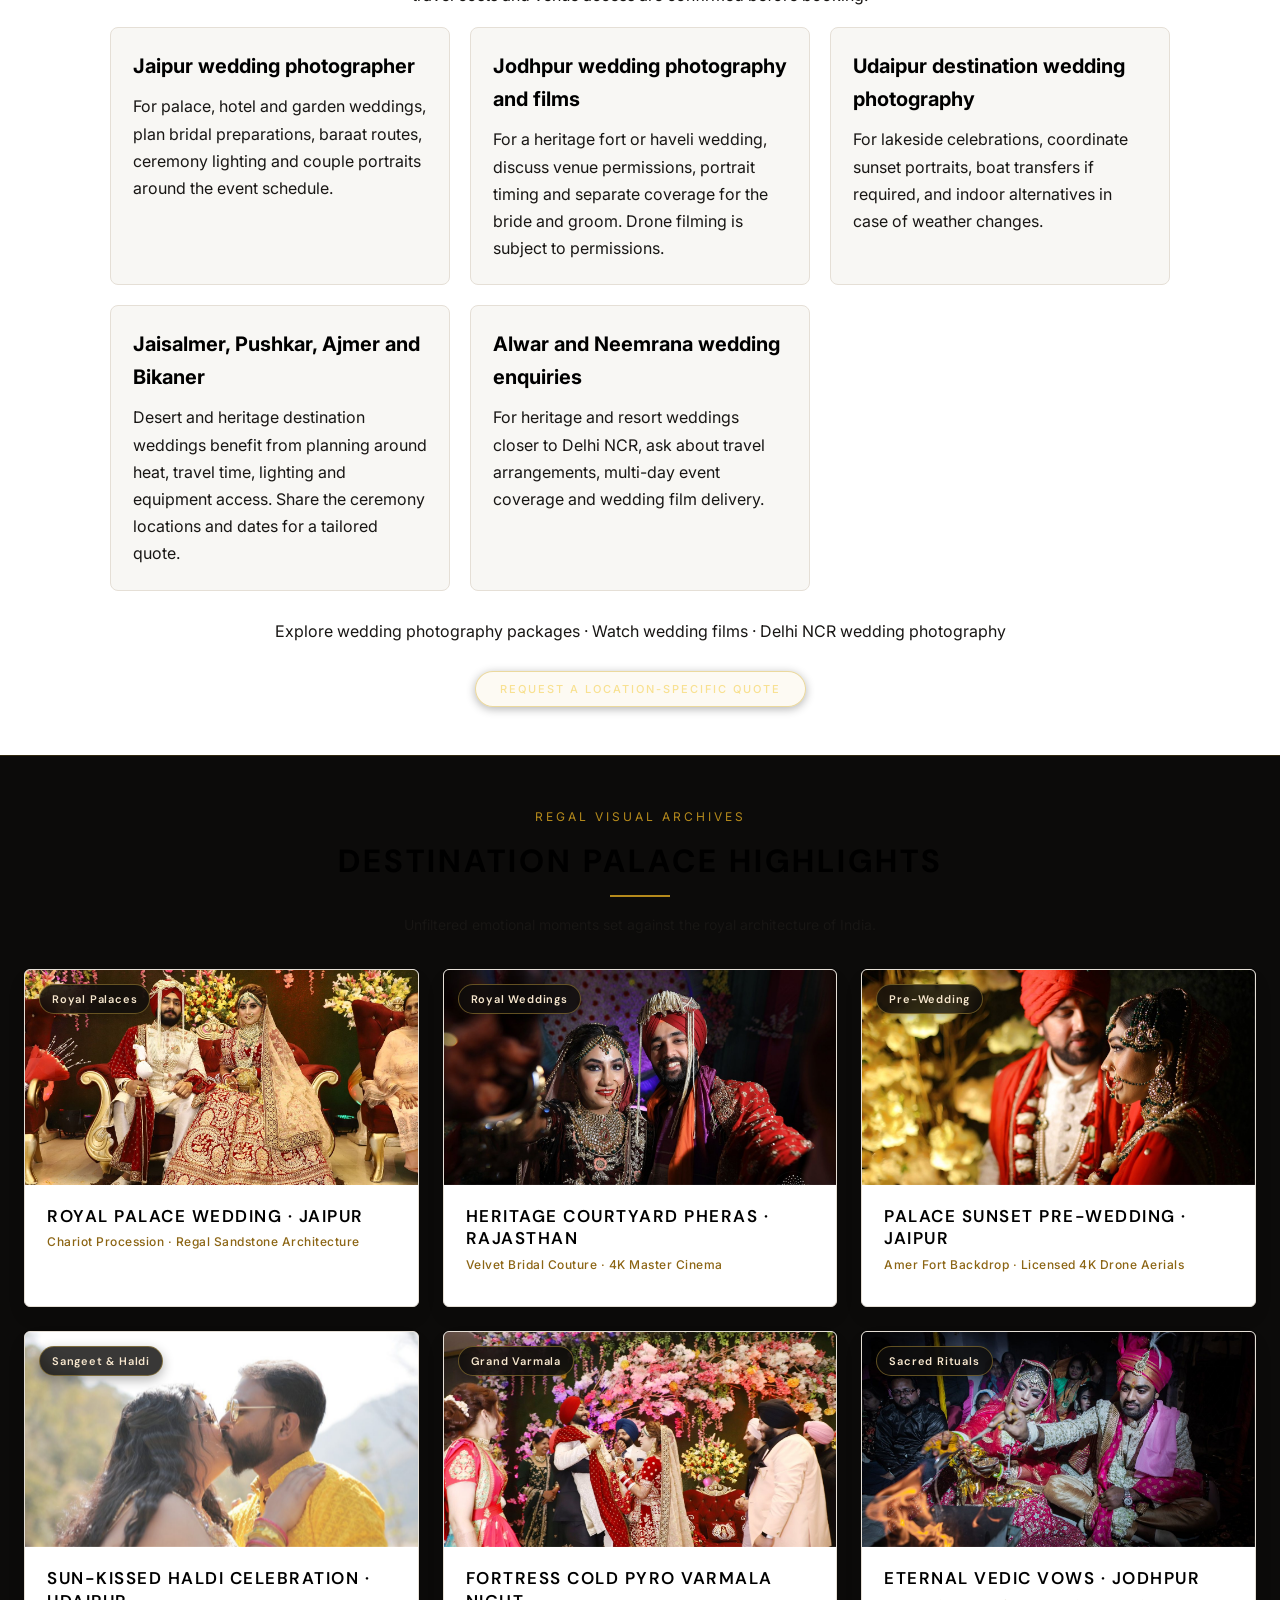
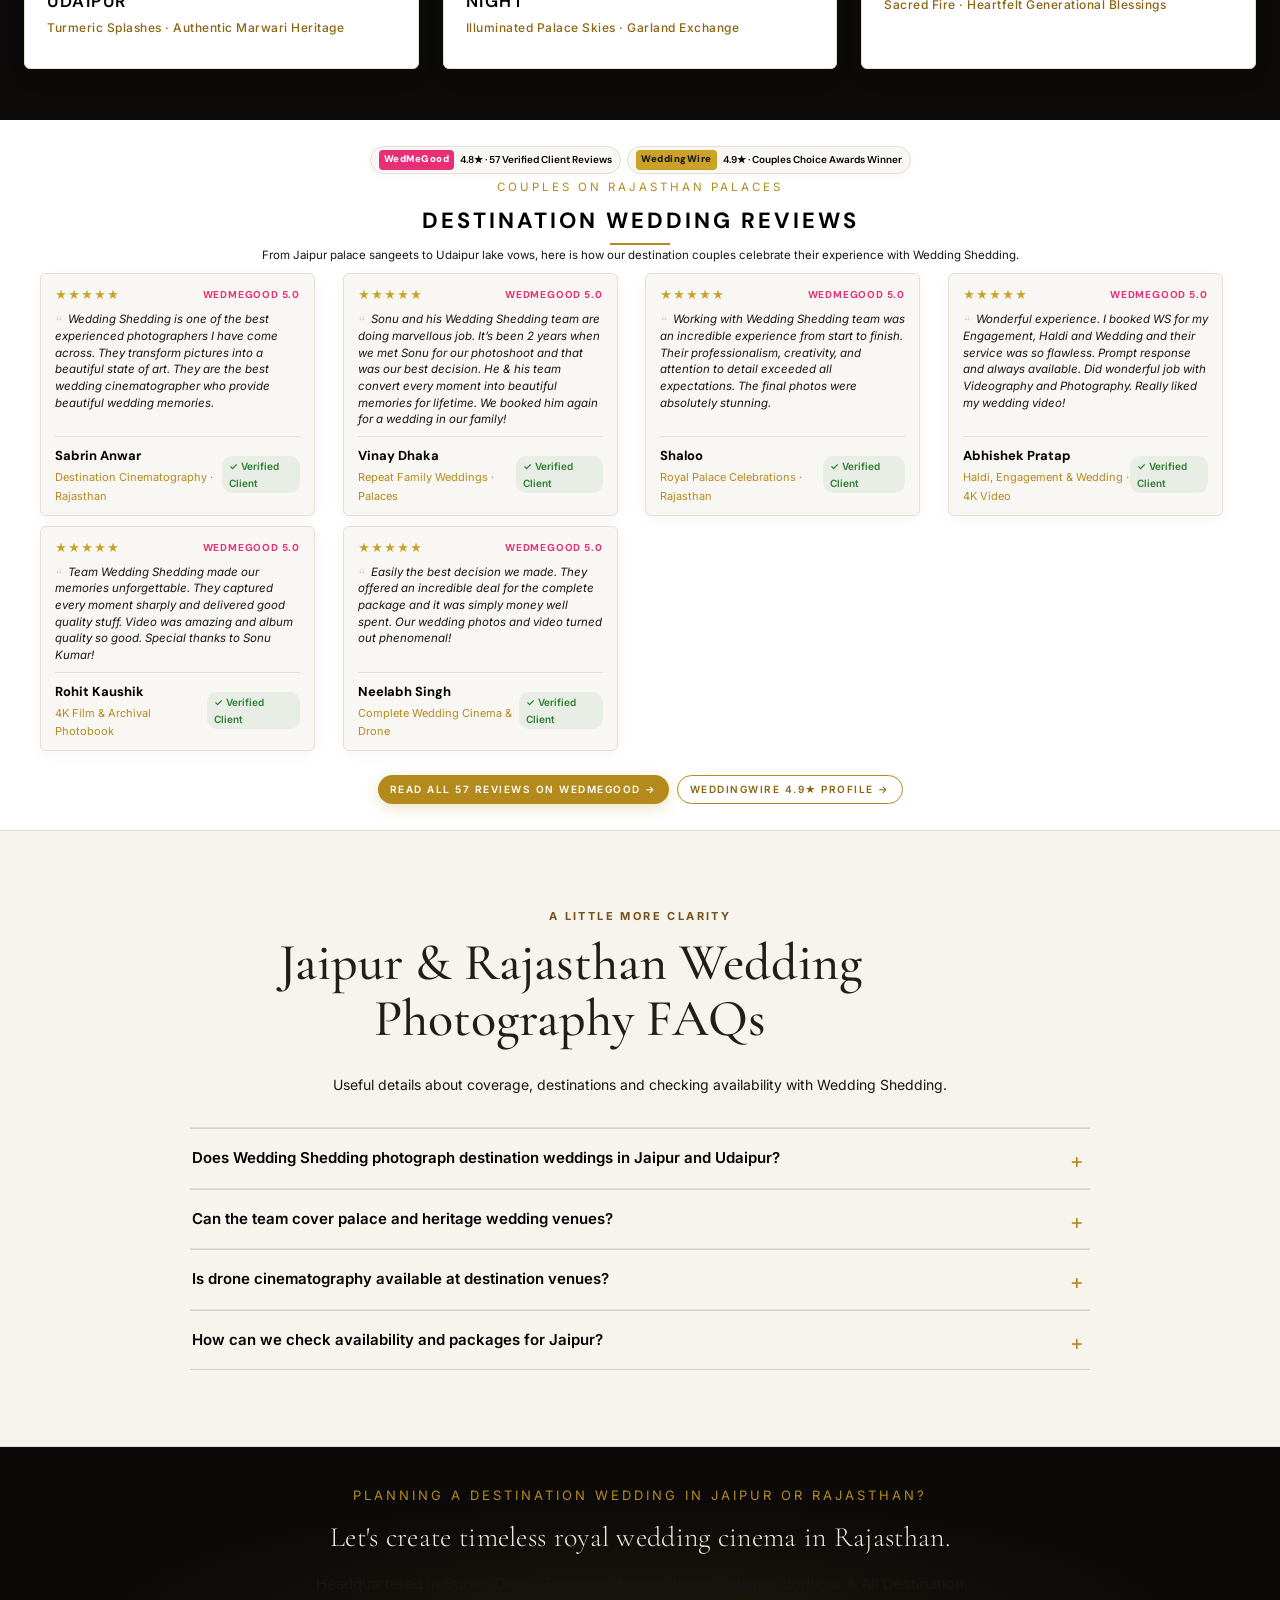
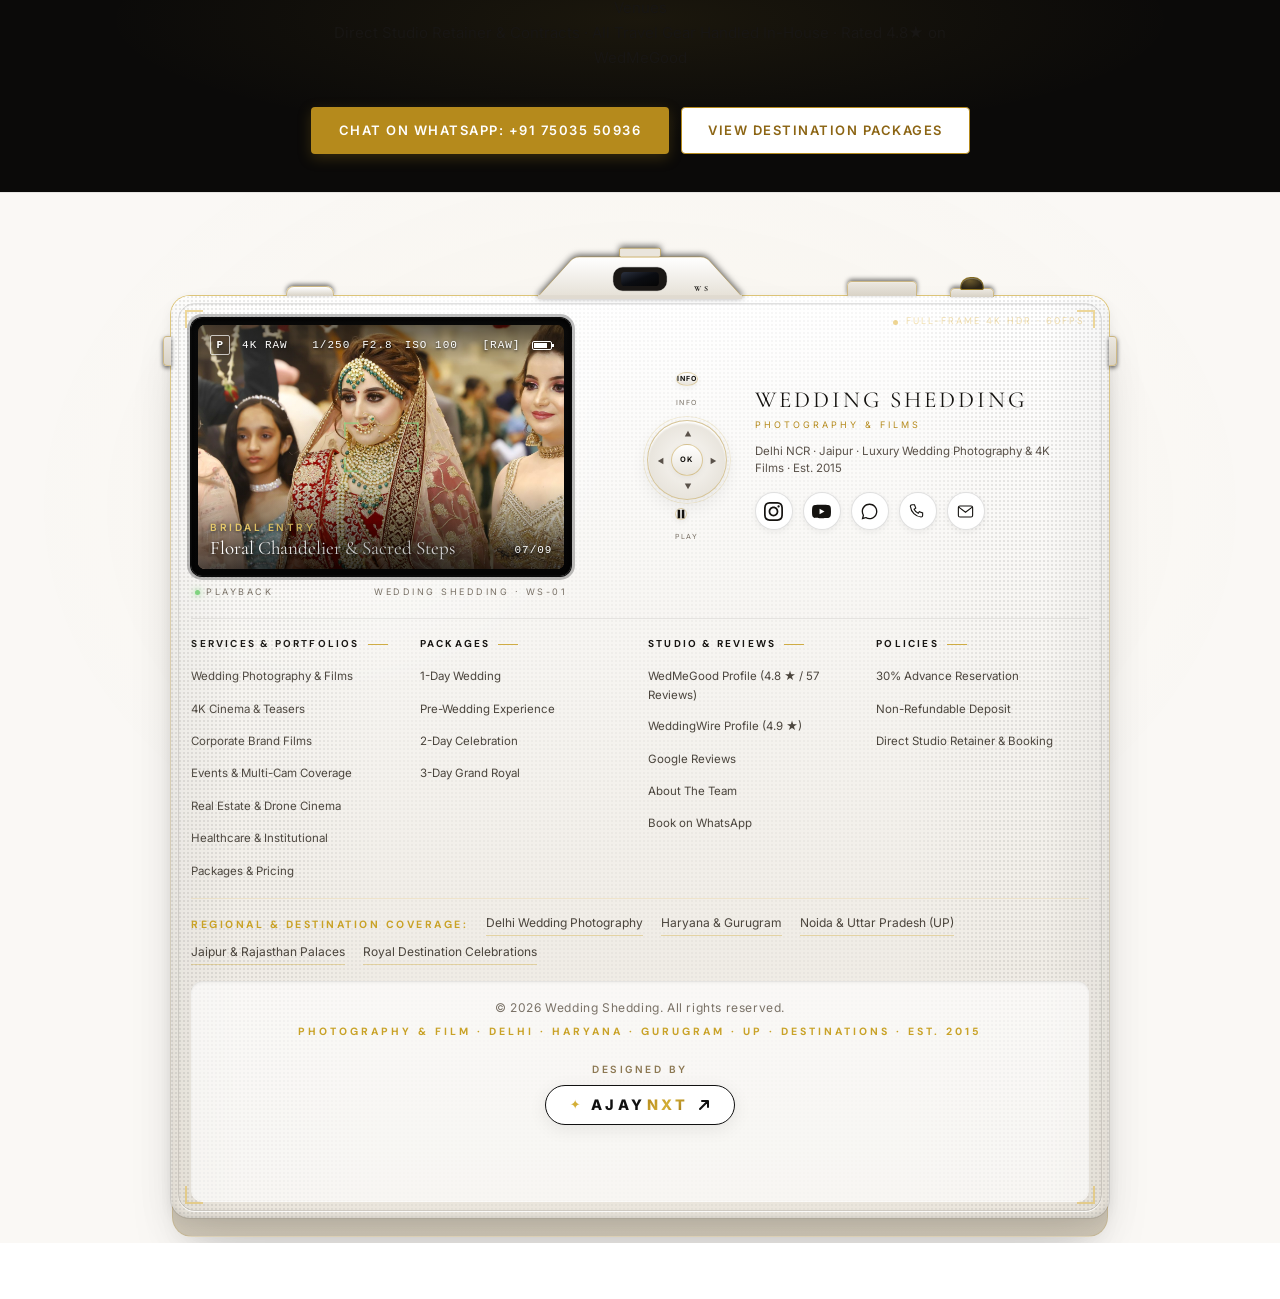
<file: jaipur.html>
<!DOCTYPE html>
<html lang="en-IN">
<head>
  <!-- Google tag (gtag.js) -->
  <script async src="https://www.googletagmanager.com/gtag/js?id=G-HC5508FNHJ"></script>
  <script>
    window.dataLayer = window.dataLayer || [];
    function gtag(){dataLayer.push(arguments);}
    gtag('js', new Date());

    gtag('config', 'G-HC5508FNHJ');
  </script>

  <meta charset="UTF-8">
  <meta name="viewport" content="width=device-width, initial-scale=1.0, maximum-scale=5.0, viewport-fit=cover">

  <!-- Meta Pixel Code -->
  <script>
  !function(f,b,e,v,n,t,s)
  {if(f.fbq)return;n=f.fbq=function(){n.callMethod?
  n.callMethod.apply(n,arguments):n.queue.push(arguments)};
  if(!f._fbq)f._fbq=n;n.push=n;n.loaded=!0;n.version='2.0';
  n.queue=[];t=b.createElement(e);t.async=!0;
  t.src=v;s=b.getElementsByTagName(e)[0];
  s.parentNode.insertBefore(t,s)}(window, document,'script',
  'https://connect.facebook.net/en_US/fbevents.js');
  fbq('init', '1101168519325335');
  fbq('track', 'PageView');
  </script>
  
  <!-- End Meta Pixel Code -->
  <title>Destination Wedding Photographer Jaipur | Wedding Shedding</title>
  <meta name="description" content="Explore destination wedding photography and cinematic films for Jaipur, Udaipur and Rajasthan. Discuss your venue, wedding dates and coverage with Wedding Shedding.">
  <link rel="canonical" href="https://weddingshedding.in/jaipur.html">
  <meta name="google-site-verification" content="yIkZlTq9istiy4zY-IwjsDpJom8qskt7l591G9nEr64">
  <meta name="p:domain_verify" content="9de3448f8d0cce7dc41e483d0ee1960b"/>
  <meta name="robots" content="index, follow, max-image-preview:large">
  <meta property="og:type" content="website">
  <meta property="og:site_name" content="Wedding Shedding">
  <meta property="og:title" content="Destination Wedding Photographer Jaipur | Wedding Shedding">
  <meta property="og:description" content="Explore destination wedding photography and cinematic films for Jaipur, Udaipur and Rajasthan. Discuss your venue, wedding dates and coverage with Wedding Shedding.">
  <meta property="og:url" content="https://weddingshedding.in/jaipur.html">
  <meta property="og:image" content="https://weddingshedding.in/assets/images/ws_photo-04.jpg?v=3">
  <meta property="og:image:alt" content="Destination wedding photography in Jaipur and Rajasthan.">
  <link rel="preconnect" href="https://fonts.googleapis.com">
  <link rel="preconnect" href="https://fonts.gstatic.com" crossorigin>
  <link rel="stylesheet" href="https://fonts.googleapis.com/css2?family=Alex+Brush&amp;family=Caveat:wght@400;600;700&amp;family=Great+Vibes&amp;family=Cormorant+Garamond:ital,wght@0,300;0,400;0,500;0,600;0,700;1,300;1,400;1,600&amp;family=DM+Sans:ital,opsz,wght@0,9..40,100..1000;1,9..40,100..1000&amp;family=Inter:wght@300;400;500;600;700&amp;family=Playfair+Display:ital,wght@0,400..900;1,400..900&amp;family=Syne:wght@400..800&amp;display=swap">
  <link rel="stylesheet" href="assets/css/style.css?v=12">
  <link rel="icon" type="image/png" href="assets/images/ws_logo.png?v=3">

  <!-- Schema.org Structured Data -->
  <script type="application/ld+json">
{
  "@context": "https://schema.org",
  "@graph": [
    {
      "@type": "BreadcrumbList",
      "itemListElement": [
        {
          "@type": "ListItem",
          "position": 1,
          "name": "Home",
          "item": "https://weddingshedding.in/"
        },
        {
          "@type": "ListItem",
          "position": 2,
          "name": "Best Wedding Photographer & Videographer Jaipur",
          "item": "https://weddingshedding.in/jaipur.html"
        }
      ]
    },
    {
      "@type": "LocalBusiness",
      "name": "Wedding Shedding - Best Destination Wedding Photographer & Videographer Jaipur",
      "alternateName": "Wedding Shedding Royal Palace Wedding Cinematography Jaipur Rajasthan",
      "image": "https://weddingshedding.in/assets/images/ws_photo-04.jpg",
      "@id": "https://weddingshedding.in/#business",
      "url": "https://weddingshedding.in/jaipur.html",
      "telephone": "+917503550936",
      "email": "weddingshedding.india@gmail.com",
      "priceRange": "₹₹₹",
      "areaServed": [
        "Jaipur",
        "Udaipur",
        "Jodhpur",
        "Jaisalmer",
        "Pushkar",
        "Rajasthan",
        "Delhi NCR",
        "India"
      ],
      "sameAs": [
        "https://www.wedmegood.com/profile/Wedding-Shedding-506041/reviews",
        "https://www.weddingwire.in/wedding-photographers/wedding-shedding--e385150",
        "https://www.instagram.com/weddingshedding_0",
        "https://www.youtube.com/@weddingshedding2308"
      ]
    }
  ]
}
  </script>
  <meta property="og:locale" content="en_IN">
  <meta name="twitter:card" content="summary_large_image">
  <meta name="twitter:url" content="https://weddingshedding.in/jaipur.html">
  <meta name="twitter:title" content="Destination Wedding Photographer Jaipur | Wedding Shedding">
  <meta name="twitter:description" content="Explore destination wedding photography and cinematic films for Jaipur, Udaipur and Rajasthan. Discuss your venue, wedding dates and coverage with Wedding Shedding.">
  <meta name="twitter:image" content="https://weddingshedding.in/assets/images/ws_photo-04.jpg?v=3">

  <script type="application/ld+json">
{
  "@context": "https://schema.org",
  "@type": "FAQPage",
  "mainEntity": [
    {
      "@type": "Question",
      "name": "Does Wedding Shedding photograph destination weddings in Jaipur and Udaipur?",
      "acceptedAnswer": {
        "@type": "Answer",
        "text": "Yes. Wedding Shedding accepts destination wedding enquiries for Jaipur, Udaipur, Jodhpur and other locations across India. Date, venue and crew availability are checked for each event."
      }
    },
    {
      "@type": "Question",
      "name": "Can the team cover palace and heritage wedding venues?",
      "acceptedAnswer": {
        "@type": "Answer",
        "text": "The studio offers destination wedding photography and cinematic film coverage for palace, heritage and other wedding venues. Venue access, schedules and any required permissions should be confirmed for the specific event."
      }
    },
    {
      "@type": "Question",
      "name": "Is drone cinematography available at destination venues?",
      "acceptedAnswer": {
        "@type": "Answer",
        "text": "Drone coverage is subject to local rules, venue restrictions and any required permissions. Please mention the venue when enquiring so feasibility can be checked."
      }
    },
    {
      "@type": "Question",
      "name": "How can we check availability and packages for Jaipur?",
      "acceptedAnswer": {
        "@type": "Answer",
        "text": "Share your event dates, venue, number of coverage days and the services you need by calling or WhatsApping +91 75035 50936. Availability and a suitable quote are confirmed directly for your event."
      }
    }
  ]
}
  </script>
</head>
<body>
<noscript><img height="1" width="1" style="display:none" alt="" aria-hidden="true"
  src="https://www.facebook.com/tr?id=1101168519325335&ev=PageView&noscript=1"
  /></noscript>
  <!-- Magnetic Cursor -->
  <div class="nk-cursor-dot" id="nkCursorDot" aria-hidden="true"></div>
  <div class="nk-cursor-ring" id="nkCursorRing" aria-hidden="true"></div>

  <!-- SITE HEADER -->
  <header class="site-header" id="nk-site-header">
    <div class="header-container">
      <button class="mobile-menu-toggle nk-burger" aria-label="Open Menu">
        <span></span><span></span><span></span>
      </button>

      <a href="/" class="site-logo" aria-label="Wedding Shedding">
        <div style="display:flex;align-items:center;gap:10px;">
          <img src="assets/images/ws_logo_light.png?v=3" alt="Wedding Shedding Logo" class="ws-logo-light" style="width:32px;height:32px;border-radius:50%;border:1.5px solid var(--g);background:#FFFFFF;padding:2px;">
          <img src="assets/images/ws_logo_dark.png?v=3" alt="Wedding Shedding Logo" class="ws-logo-dark" style="width:32px;height:32px;border-radius:50%;border:1.5px solid var(--g);background:#1A1715;padding:2px;">
          <div>
            <span class="brand-title">Wedding Shedding</span>
            <span class="brand-sub">Visual Stories &middot; Est. 2015</span>
          </div>
        </div>
      </a>

      <!-- Desktop Navigation -->
      <nav class="main-nav" aria-label="Main Navigation">
        <div class="nav-item">
          <a href="/" class="nav-link">Home</a>
        </div>
        <div class="nav-item">
          <a href="weddings.html" class="nav-link">Photography</a>
        </div>
        <div class="nav-item">
          <a href="https://www.youtube.com/@weddingshedding2308/videos" target="_blank" rel="noopener" class="nav-link">Films</a>
        </div>
        <div class="nav-item">
          <a href="/#about" class="nav-link">About</a>
        </div>
        <div class="nav-item">
          <a href="/#packages" class="nav-link" style="color:var(--g);font-weight:700;">Packages</a>
        </div>
        <div class="nav-item">
          <a href="/#reviews" class="nav-link">Reviews</a>
        </div>
        <div class="nav-item">
          <a href="/#contact" class="nav-link">Contact</a>
        </div>
      </nav>

      <div class="header-actions nk-hdr-right">
        <button id="themeToggleBtn" class="theme-toggle-btn nk-hdr-btn" type="button" aria-label="Toggle White or Black Mode" style="width:36px;padding:0;">
          <svg class="sun-icon" viewBox="0 0 24 24"><path d="M12 7c-2.76 0-5 2.24-5 5s2.24 5 5 5 5-2.24 5-5-2.24-5-5-5zM2 13h2c.55 0 1-.45 1-1s-.45-1-1-1H2c-.55 0-1 .45-1 1s.45 1 1 1zm18 0h2c.55 0 1-.45 1-1s-.45-1-1-1h-2c-.55 0-1 .45-1 1s.45 1 1 1zM11 2v2c0 .55.45 1 1 1s1-.45 1-1V2c0-.55-.45-1-1-1s-1 .45-1 1zm0 18v2c0 .55.45 1 1 1s1-.45 1-1v-2c0-.55-.45-1-1-1s-1 .45-1 1zM5.99 4.58c-.39-.39-1.03-.39-1.41 0s-.39 1.03 0 1.41l1.06 1.06c.39.39 1.03.39 1.41 0s.39-1.03 0-1.41L5.99 4.58zm12.37 12.37c-.39-.39-1.03-.39-1.41 0s-.39 1.03 0 1.41l1.06 1.06c.39.39 1.03.39 1.41 0s.39-1.03 0-1.41l-1.06-1.06zm1.06-10.96c.39-.39.39-1.03 0-1.41s-1.03-.39-1.41 0l-1.06 1.06c-.39.39-.39 1.03 0 1.41s1.03.39 1.41 0l1.06-1.06zM7.05 18.36l-1.06 1.06c-.39.39-.39 1.03 0 1.41s1.03.39 1.41 0l1.06-1.06c.39-.39.39-1.03 0-1.41s-1.02-.39-1.41 0z"/></svg>
          <svg class="moon-icon" viewBox="0 0 24 24"><path d="M12.3 2a10 10 0 0 0-1.9 19.8 10 10 0 0 0 11.6-11.6A10 10 0 0 0 12.3 2z"/></svg>
        </button>

        <a class="nk-hdr-btn is-wa" href="https://wa.me/917503550936?text=Hi%20Wedding%20Shedding%2C%20inquiry%20for%20Jaipur%20Destination%20Wedding%20Photography." target="_blank" rel="noopener">
          <svg viewBox="0 0 24 24" fill="none" stroke="currentColor" stroke-width="1.5"><path d="M4 20l1.3-3.8A8 8 0 1 1 12 20a8 8 0 0 1-4.2-1.2z"/><path d="M9 9.5c.3 1.8 1.7 3.3 3.5 4l1-1 2 .8c-.2 1-1 1.7-2 1.7A5.5 5.5 0 0 1 7.5 9.5c0-1 .7-1.8 1.7-2l.8 2z"/></svg>
          <span class="lbl-long">Chat on WhatsApp</span>
          <span class="lbl-short">WhatsApp</span>
        </a>

        <a class="nk-hdr-btn is-mail" href="mailto:weddingshedding.india@gmail.com" aria-label="Email Studio">
          <svg viewBox="0 0 24 24" fill="none" stroke="currentColor" stroke-width="1.5"><rect x="3" y="5" width="18" height="14" rx="1"/><path d="M3 7l9 6 9-6"/></svg>
          <span class="lbl">Email</span>
        </a>

        <a href="https://www.wedmegood.com/profile/Wedding-Shedding-506041/reviews" target="_blank" rel="noopener" class="nk-hdr-btn" title="WedMeGood 4.8 Rating (57 Reviews)" aria-label="WedMeGood Reviews" style="padding:0 8px;gap:3px;">
          <span style="font-size:9.5px;font-weight:900;background:#E72E77;color:#fff;padding:1px 4px;border-radius:3px;">WMG</span>
          <span style="font-size:10.5px;font-weight:700;color:var(--g);">4.8★</span>
        </a>

        <a href="https://www.weddingwire.in/wedding-photographers/wedding-shedding--e385150" target="_blank" rel="noopener" class="nk-hdr-btn" title="WeddingWire 4.9 Rating" style="padding:0 8px;gap:3px;">
          <span style="font-size:9.5px;font-weight:900;background:var(--g);color:#1A1715;padding:1px 4px;border-radius:3px;">WW</span>
          <span style="font-size:10.5px;font-weight:700;color:var(--g);">4.9★</span>
        </a>
      </div>

      <a class="nk-hdr-wa" href="https://wa.me/917503550936?text=Hi%20Wedding%20Shedding%2C%20inquiry%20for%20Jaipur%20Destination%20Wedding%20Photography." target="_blank" rel="noopener" aria-label="WhatsApp">
        <svg viewBox="0 0 24 24" fill="none" stroke="currentColor" stroke-width="1.5"><path d="M4 20l1.3-3.8A8 8 0 1 1 12 20a8 8 0 0 1-4.2-1.2z"/><path d="M9 9.5c.3 1.8 1.7 3.3 3.5 4l1-1 2 .8c-.2 1-1 1.7-2 1.7A5.5 5.5 0 0 1 7.5 9.5c0-1 .7-1.8 1.7-2l.8 2z"/></svg>
      </a>
    </div>
  </header>

  <!-- Mobile Drawer -->
  <aside class="mobile-drawer" aria-label="Mobile Menu">
    <div class="mobile-drawer-header">
      <div style="display:flex;align-items:center;gap:10px;">
        <img src="assets/images/ws_logo_light.png?v=3" alt="Wedding Shedding" class="ws-logo-light" style="width:36px;height:36px;border-radius:50%;border:1px solid var(--g);background:#FFFFFF;padding:2px;">
        <img src="assets/images/ws_logo_dark.png?v=3" alt="Wedding Shedding" class="ws-logo-dark" style="width:36px;height:36px;border-radius:50%;border:1px solid var(--g);background:#1A1715;padding:2px;">
        <span class="brand-title">Wedding Shedding</span>
      </div>
      <div style="display:flex;align-items:center;gap:8px;">
        <button id="themeToggleBtnMobile" class="theme-toggle-btn" type="button" aria-label="Toggle White or Black Mode" style="width:34px;height:34px;">
          <svg class="sun-icon" viewBox="0 0 24 24"><path d="M12 7c-2.76 0-5 2.24-5 5s2.24 5 5 5 5-2.24 5-5-2.24-5-5-5zM2 13h2c.55 0 1-.45 1-1s-.45-1-1-1H2c-.55 0-1 .45-1 1s.45 1 1 1zm18 0h2c.55 0 1-.45 1-1s-.45-1-1-1h-2c-.55 0-1 .45-1 1s.45 1 1 1zM11 2v2c0 .55.45 1 1 1s1-.45 1-1V2c0-.55-.45-1-1-1s-1 .45-1 1zm0 18v2c0 .55.45 1 1 1s1-.45 1-1v-2c0-.55-.45-1-1-1s-1 .45-1 1zM5.99 4.58c-.39-.39-1.03-.39-1.41 0s-.39 1.03 0 1.41l1.06 1.06c.39.39 1.03.39 1.41 0s.39-1.03 0-1.41L5.99 4.58zm12.37 12.37c-.39-.39-1.03-.39-1.41 0s-.39 1.03 0 1.41l1.06 1.06c.39.39 1.03.39 1.41 0s.39-1.03 0-1.41l-1.06-1.06zm1.06-10.96c.39-.39.39-1.03 0-1.41s-1.03-.39-1.41 0l-1.06 1.06c-.39.39-.39 1.03 0 1.41s1.03.39 1.41 0l1.06-1.06zM7.05 18.36l-1.06 1.06c-.39.39-.39 1.03 0 1.41s1.03.39 1.41 0l1.06-1.06c.39-.39.39-1.03 0-1.41s-1.02-.39-1.41 0z"/></svg>
          <svg class="moon-icon" viewBox="0 0 24 24"><path d="M12.3 2a10 10 0 0 0-1.9 19.8 10 10 0 0 0 11.6-11.6A10 10 0 0 0 12.3 2z"/></svg>
        </button>
        <button class="mobile-drawer-close" aria-label="Close Menu">&times;</button>
      </div>
    </div>
    <ul class="mobile-nav-list">
      <li class="mobile-nav-item"><a href="/">Home</a></li>
      <li class="mobile-nav-item"><a href="weddings.html">Photography</a></li>
      <li class="mobile-nav-item"><a href="https://www.youtube.com/@weddingshedding2308/videos" target="_blank" rel="noopener">Films</a></li>
      <li class="mobile-nav-item"><a href="/#about">About</a></li>
      <li class="mobile-nav-item"><a href="/#packages" style="color:var(--g);font-weight:700;">Packages</a></li>
      <li class="mobile-nav-item"><a href="/#reviews">Reviews</a></li>
      <li class="mobile-nav-item"><a href="/#contact">Contact</a></li>
    </ul>
  </aside>

  <!-- SUBPAGE HERO -->
  <section class="subpage-hero">
    <div class="subpage-hero-inner nkx-rv">
      <div class="subpage-breadcrumb">
        <a href="/">Home</a> &middot; <a href="weddings.html">Weddings</a> &middot; <span>Jaipur &amp; Rajasthan</span>
      </div>
      <h1 class="subpage-title">Wedding Photographer in Jaipur</h1>
      <p class="subpage-desc">Capturing regal heritage weddings across Jaipur, Udaipur, Jodhpur, and destination palaces throughout India. From royal fort baraats and vintage haveli courtyards to sunset lake mandaps, preserved forever in cinematic 4K clarity. Rated 4.8★ on WedMeGood (57 Reviews) &amp; 4.9★ on WeddingWire.</p>
      <div class="subpage-pills">
        <span class="subpage-pill">Jaipur Palace Weddings</span>
        <span class="subpage-pill">4K Drone Aerial Cinema</span>
        <span class="subpage-pill">Udaipur Lake Mandaps</span>
        <span class="subpage-pill">Jodhpur Heritage Forts</span>
        <span class="subpage-pill">WedMeGood 4.8★ Rated</span>
        <span class="subpage-pill">Destination Fly-In Crew</span>
      </div>
    </div>
  </section>

  <!-- PALACE VENUES SECTION -->
  <section class="nkx-rv" style="padding: 60px 40px; max-width: 1240px; margin: 0 auto;">
    <div class="section-header" style="text-align: center; margin-bottom: 48px;">
      <p style="font-size: 12px; letter-spacing: 3px; color: var(--g); text-transform: uppercase; margin-bottom: 8px;">Royal Rajasthan Venues</p>
      <h2 class="section-heading-title">Destination Expertise Across Rajasthan Palaces</h2>
      <div class="section-divider"></div>
      <p style="font-size: 14px; color: var(--bd); margin-top: 16px; max-width: 760px; margin-left: auto; margin-right: auto;">
        Our visual directors bring complete mobile production gear, multi-operator aerial drone platforms, and dedicated on-site editing suites to Rajasthan's most iconic heritage properties.
      </p>
    </div>

    <div style="display: grid; grid-template-columns: repeat(auto-fit, minmax(280px, 1fr)); gap: 24px; margin-bottom: 50px;">
      <!-- Venue 1 -->
      <div style="background: var(--bg-alt); border: 1px solid var(--ln); border-radius: 12px; padding: 30px; box-shadow: 0 4px 14px rgba(0,0,0,0.03);">
        <span style="font-family: var(--font-display); font-size: 11px; letter-spacing: 2px; color: var(--g); text-transform: uppercase; display: block; margin-bottom: 8px;">Jaipur &middot; Heritage Luxury</span>
        <h3 style="font-family: var(--font-display); font-size: 19px; font-weight: 600; color: var(--iv); margin-bottom: 12px;">Palaces of the Pink City</h3>
        <p style="font-size: 13.5px; color: var(--bd); line-height: 1.6; margin-bottom: 16px;">
          Dramatic jharokha bridal portraits, torchlit courtyard sangeet nights, and regal elephant processions captured with high-dynamic-range cinema cameras.
        </p>
        <div style="font-size: 12px; color: var(--g); font-weight: 600;">Fairmont Jaipur &middot; Rambagh Palace &middot; Samode Palace &middot; Jai Mahal</div>
      </div>

      <!-- Venue 2 -->
      <div style="background: var(--bg-alt); border: 1px solid var(--ln); border-radius: 12px; padding: 30px; box-shadow: 0 4px 14px rgba(0,0,0,0.03);">
        <span style="font-family: var(--font-display); font-size: 11px; letter-spacing: 2px; color: var(--g); text-transform: uppercase; display: block; margin-bottom: 8px;">Udaipur &middot; Venice of the East</span>
        <h3 style="font-family: var(--font-display); font-size: 19px; font-weight: 600; color: var(--iv); margin-bottom: 12px;">Lake Pichola &amp; Palaces</h3>
        <p style="font-size: 13.5px; color: var(--bd); line-height: 1.6; margin-bottom: 16px;">
          Boat arrival cinematography, sparkling sunset lake vows, and breathtaking palace reflection frames filmed with calibrated anamorphic glass and aerial drones.
        </p>
        <div style="font-size: 12px; color: var(--g); font-weight: 600;">The Oberoi Udaivilas &middot; Taj Lake Palace &middot; Jagmandir &middot; The Leela</div>
      </div>

      <!-- Venue 3 -->
      <div style="background: var(--bg-alt); border: 1px solid var(--ln); border-radius: 12px; padding: 30px; box-shadow: 0 4px 14px rgba(0,0,0,0.03);">
        <span style="font-family: var(--font-display); font-size: 11px; letter-spacing: 2px; color: var(--g); text-transform: uppercase; display: block; margin-bottom: 8px;">Jodhpur &middot; Blue City</span>
        <h3 style="font-family: var(--font-display); font-size: 19px; font-weight: 600; color: var(--iv); margin-bottom: 12px;">Forts &amp; Sandstone Palaces</h3>
        <p style="font-size: 13.5px; color: var(--bd); line-height: 1.6; margin-bottom: 16px;">
          Towering ramparts, golden hour desert warmth, and authentic royal Marwari traditions documented with heartfelt candid spontaneity.
        </p>
        <div style="font-size: 12px; color: var(--g); font-weight: 600;">Umaid Bhawan Palace &middot; Mehrangarh Fort &middot; Ajit Bhawan</div>
      </div>

      <!-- Venue 4 -->
      <div style="background: var(--bg-alt); border: 1px solid var(--ln); border-radius: 12px; padding: 30px; box-shadow: 0 4px 14px rgba(0,0,0,0.03);">
        <span style="font-family: var(--font-display); font-size: 11px; letter-spacing: 2px; color: var(--g); text-transform: uppercase; display: block; margin-bottom: 8px;">Royal Destinations</span>
        <h3 style="font-family: var(--font-display); font-size: 19px; font-weight: 600; color: var(--iv); margin-bottom: 12px;">Palaces, Hills &amp; Coastal</h3>
        <p style="font-size: 13.5px; color: var(--bd); line-height: 1.6; margin-bottom: 16px;">
          Full destination travel logistics across Goa beaches, Jim Corbett forest banquets, Mussoorie hill resorts, and sacred Varanasi ghat ceremonies.
        </p>
        <div style="font-size: 12px; color: var(--g); font-weight: 600;">Goa &middot; Jim Corbett &middot; Rishikesh &middot; Mussoorie</div>
      </div>
    </div>
  </section>

  <!-- FEATURED PORTFOLIO GRID -->
  <section id="regional-coverage-guide" style="max-width:1100px;margin:0 auto;padding:48px 20px">
<h2 class="section-heading-title" style="text-align:center">Destination wedding photography in Jaipur, Jodhpur, Udaipur and Rajasthan</h2>
<p style="max-width:780px;margin:18px auto;text-align:center;line-height:1.7">Wedding Shedding is based in Burari, Delhi. We welcome enquiries for the locations below; availability, travel costs and venue access are confirmed before booking.</p>
<div style="display:grid;grid-template-columns:repeat(auto-fit,minmax(min(100%,290px),1fr));gap:20px">
<article style="padding:22px;border:1px solid var(--ln);border-radius:8px;background:var(--bg-alt)"><h3 style="font-size:20px;margin:0 0 10px">Jaipur wedding photographer</h3><p style="line-height:1.7;margin:0">For palace, hotel and garden weddings, plan bridal preparations, baraat routes, ceremony lighting and couple portraits around the event schedule.</p></article>
<article style="padding:22px;border:1px solid var(--ln);border-radius:8px;background:var(--bg-alt)"><h3 style="font-size:20px;margin:0 0 10px">Jodhpur wedding photography and films</h3><p style="line-height:1.7;margin:0">For a heritage fort or haveli wedding, discuss venue permissions, portrait timing and separate coverage for the bride and groom. Drone filming is subject to permissions.</p></article>
<article style="padding:22px;border:1px solid var(--ln);border-radius:8px;background:var(--bg-alt)"><h3 style="font-size:20px;margin:0 0 10px">Udaipur destination wedding photography</h3><p style="line-height:1.7;margin:0">For lakeside celebrations, coordinate sunset portraits, boat transfers if required, and indoor alternatives in case of weather changes.</p></article>
<article style="padding:22px;border:1px solid var(--ln);border-radius:8px;background:var(--bg-alt)"><h3 style="font-size:20px;margin:0 0 10px">Jaisalmer, Pushkar, Ajmer and Bikaner</h3><p style="line-height:1.7;margin:0">Desert and heritage destination weddings benefit from planning around heat, travel time, lighting and equipment access. Share the ceremony locations and dates for a tailored quote.</p></article>
<article style="padding:22px;border:1px solid var(--ln);border-radius:8px;background:var(--bg-alt)"><h3 style="font-size:20px;margin:0 0 10px">Alwar and Neemrana wedding enquiries</h3><p style="line-height:1.7;margin:0">For heritage and resort weddings closer to Delhi NCR, ask about travel arrangements, multi-day event coverage and wedding film delivery.</p></article>
</div>
<p style="margin:24px 0;text-align:center;line-height:2"><a href="/#packages">Explore wedding photography packages</a> &middot; <a href="/films.html">Watch wedding films</a> &middot; <a href="/delhi-ncr.html">Delhi NCR wedding photography</a></p>
<p style="text-align:center"><a href="https://wa.me/917503550936?text=Hi%20Wedding%20Shedding%2C%20I%20would%20like%20a%20wedding%20photography%20quote." class="nk-btn-editorial">Request a location-specific quote</a></p>
</section>
<section class="nk-projects-section" style="padding-top: 20px;">
    <div class="section-header nkx-rv">
      <p style="font-size:12px;letter-spacing:3px;color:var(--g);text-transform:uppercase;margin-bottom:8px;">Regal Visual Archives</p>
      <h2 class="section-heading-title">Destination Palace Highlights</h2>
      <div class="section-divider"></div>
      <p style="font-size:14px;color:var(--bd);margin-top:16px;max-width:750px;margin-left:auto;margin-right:auto;">Unfiltered emotional moments set against the royal architecture of India.</p>
    </div>

    <div class="projects-grid">
      <!-- Card 1 -->
      <div class="project-card nkx-rv" data-category="wedding" data-project="royal-wedding">
        <div class="project-card-img">
          <img src="assets/images/ws_photo-04.jpg?v=3" alt="Royal Palace Wedding Jaipur" loading="lazy">
          <span class="project-card-tag">Royal Palaces</span>
        </div>
        <div class="project-card-content">
          <h3 class="project-card-title">Royal Palace Wedding &middot; Jaipur</h3>
          <p class="project-card-sub">Chariot Procession &middot; Regal Sandstone Architecture</p>
        </div>
      </div>

      <!-- Card 2 -->
      <div class="project-card nkx-rv" data-category="wedding" data-project="royal-wedding">
        <div class="project-card-img">
          <img src="assets/images/ws_photo-01.jpg?v=3" alt="Palace Mandap Celebration" loading="lazy">
          <span class="project-card-tag">Royal Weddings</span>
        </div>
        <div class="project-card-content">
          <h3 class="project-card-title">Heritage Courtyard Pheras &middot; Rajasthan</h3>
          <p class="project-card-sub">Velvet Bridal Couture &middot; 4K Master Cinema</p>
        </div>
      </div>

      <!-- Card 3 -->
      <div class="project-card nkx-rv" data-category="wedding" data-project="pre-wedding">
        <div class="project-card-img">
          <img src="assets/images/ws_photo-05.jpg?v=3" alt="Destination Pre-Wedding Shoot" loading="lazy">
          <span class="project-card-tag">Pre-Wedding</span>
        </div>
        <div class="project-card-content">
          <h3 class="project-card-title">Palace Sunset Pre-Wedding &middot; Jaipur</h3>
          <p class="project-card-sub">Amer Fort Backdrop &middot; Licensed 4K Drone Aerials</p>
        </div>
      </div>

      <!-- Card 4 -->
      <div class="project-card nkx-rv" data-category="wedding" data-project="haldi-sangeet">
        <div class="project-card-img">
          <img src="assets/images/ws_haldi_couple.jpg?v=3" alt="Vibrant Palace Haldi Shoot" loading="lazy">
          <span class="project-card-tag">Sangeet &amp; Haldi</span>
        </div>
        <div class="project-card-content">
          <h3 class="project-card-title">Sun-Kissed Haldi Celebration &middot; Udaipur</h3>
          <p class="project-card-sub">Turmeric Splashes &middot; Authentic Marwari Heritage</p>
        </div>
      </div>

      <!-- Card 5 -->
      <div class="project-card nkx-rv" data-category="wedding" data-project="royal-wedding">
        <div class="project-card-img">
          <img src="assets/images/ws_celebration_01.jpg?v=3" alt="Grand Varmala Night Palaces" loading="lazy">
          <span class="project-card-tag">Grand Varmala</span>
        </div>
        <div class="project-card-content">
          <h3 class="project-card-title">Fortress Cold Pyro Varmala Night</h3>
          <p class="project-card-sub">Illuminated Palace Skies &middot; Garland Exchange</p>
        </div>
      </div>

      <!-- Card 6 -->
      <div class="project-card nkx-rv" data-category="wedding" data-project="rituals-traditions">
        <div class="project-card-img">
          <img src="assets/images/ws_photo-06.jpg?v=3" alt="Sacred Vows Destination Palace" loading="lazy">
          <span class="project-card-tag">Sacred Rituals</span>
        </div>
        <div class="project-card-content">
          <h3 class="project-card-title">Eternal Vedic Vows &middot; Jodhpur</h3>
          <p class="project-card-sub">Sacred Fire &middot; Heartfelt Generational Blessings</p>
        </div>
      </div>
    </div>
  </section>

  <!-- ============================================================
       DESTINATION CLIENT REVIEWS & TESTIMONIALS SECTION (#reviews)
       ============================================================ -->
  <section class="nk-reviews-section" id="reviews" aria-label="Destination Wedding Client Reviews">
    <div class="nk-reviews-header nkx-rv">
      <div class="nk-reviews-badges">
        <a href="https://www.wedmegood.com/profile/Wedding-Shedding-506041/reviews" target="_blank" rel="noopener" class="trust-badge-pill wmg">
          <span class="badge-logo">WedMeGood</span>
          <span>4.8★ &middot; 57 Verified Client Reviews</span>
        </a>
        <a href="https://www.weddingwire.in/wedding-photographers/wedding-shedding--e385150" target="_blank" rel="noopener" class="trust-badge-pill ww">
          <span class="badge-logo">WeddingWire</span>
          <span>4.9★ &middot; Couples Choice Awards Winner</span>
        </a>
      </div>
      <p style="font-size:12px;letter-spacing:3px;color:var(--g);text-transform:uppercase;margin-bottom:8px;">Couples on Rajasthan Palaces</p>
      <h2 class="section-heading-title">Destination Wedding Reviews</h2>
      <div class="section-divider"></div>
      <p style="font-size:14.5px;color:var(--bd);margin-top:16px;max-width:760px;margin-left:auto;margin-right:auto;">
        From Jaipur palace sangeets to Udaipur lake vows, here is how our destination couples celebrate their experience with Wedding Shedding.
      </p>
    </div>

    <div class="nk-reviews-grid">
      <!-- Review 1 -->
      <article class="nk-review-card nkx-rv">
        <div class="nk-review-card-top">
          <div class="nk-review-stars">&#9733;&#9733;&#9733;&#9733;&#9733;</div>
          <span class="nk-review-source is-wmg">WedMeGood 5.0</span>
        </div>
        <p class="nk-review-quote">
          Wedding Shedding is one of the best experienced photographers I have come across. They transform pictures into a beautiful state of art. They are the best wedding cinematographer who provide beautiful wedding memories.
        </p>
        <div class="nk-review-author-wrap">
          <div class="nk-review-author-info">
            <span class="nk-review-author-name">Sabrin Anwar</span>
            <span class="nk-review-author-tag">Destination Cinematography &middot; Rajasthan</span>
          </div>
          <span class="nk-review-verified">&#10003; Verified Client</span>
        </div>
      </article>

      <!-- Review 2 -->
      <article class="nk-review-card nkx-rv">
        <div class="nk-review-card-top">
          <div class="nk-review-stars">&#9733;&#9733;&#9733;&#9733;&#9733;</div>
          <span class="nk-review-source is-wmg">WedMeGood 5.0</span>
        </div>
        <p class="nk-review-quote">
          Sonu and his Wedding Shedding team are doing marvellous job. It’s been 2 years when we met Sonu for our photoshoot and that was our best decision. He &amp; his team convert every moment into beautiful memories for lifetime. We booked him again for a wedding in our family!
        </p>
        <div class="nk-review-author-wrap">
          <div class="nk-review-author-info">
            <span class="nk-review-author-name">Vinay Dhaka</span>
            <span class="nk-review-author-tag">Repeat Family Weddings &middot; Palaces</span>
          </div>
          <span class="nk-review-verified">&#10003; Verified Client</span>
        </div>
      </article>

      <!-- Review 3 -->
      <article class="nk-review-card nkx-rv">
        <div class="nk-review-card-top">
          <div class="nk-review-stars">&#9733;&#9733;&#9733;&#9733;&#9733;</div>
          <span class="nk-review-source is-wmg">WedMeGood 5.0</span>
        </div>
        <p class="nk-review-quote">
          Working with Wedding Shedding team was an incredible experience from start to finish. Their professionalism, creativity, and attention to detail exceeded all expectations. The final photos were absolutely stunning.
        </p>
        <div class="nk-review-author-wrap">
          <div class="nk-review-author-info">
            <span class="nk-review-author-name">Shaloo</span>
            <span class="nk-review-author-tag">Royal Palace Celebrations &middot; Rajasthan</span>
          </div>
          <span class="nk-review-verified">&#10003; Verified Client</span>
        </div>
      </article>

      <!-- Review 4 -->
      <article class="nk-review-card nkx-rv">
        <div class="nk-review-card-top">
          <div class="nk-review-stars">&#9733;&#9733;&#9733;&#9733;&#9733;</div>
          <span class="nk-review-source is-wmg">WedMeGood 5.0</span>
        </div>
        <p class="nk-review-quote">
          Wonderful experience. I booked WS for my Engagement, Haldi and Wedding and their service was so flawless. Prompt response and always available. Did wonderful job with Videography and Photography. Really liked my wedding video!
        </p>
        <div class="nk-review-author-wrap">
          <div class="nk-review-author-info">
            <span class="nk-review-author-name">Abhishek Pratap</span>
            <span class="nk-review-author-tag">Haldi, Engagement &amp; Wedding &middot; 4K Video</span>
          </div>
          <span class="nk-review-verified">&#10003; Verified Client</span>
        </div>
      </article>

      <!-- Review 5 -->
      <article class="nk-review-card nkx-rv">
        <div class="nk-review-card-top">
          <div class="nk-review-stars">&#9733;&#9733;&#9733;&#9733;&#9733;</div>
          <span class="nk-review-source is-wmg">WedMeGood 5.0</span>
        </div>
        <p class="nk-review-quote">
          Team Wedding Shedding made our memories unforgettable. They captured every moment sharply and delivered good quality stuff. Video was amazing and album quality so good. Special thanks to Sonu Kumar!
        </p>
        <div class="nk-review-author-wrap">
          <div class="nk-review-author-info">
            <span class="nk-review-author-name">Rohit Kaushik</span>
            <span class="nk-review-author-tag">4K Film &amp; Archival Photobook</span>
          </div>
          <span class="nk-review-verified">&#10003; Verified Client</span>
        </div>
      </article>

      <!-- Review 6 -->
      <article class="nk-review-card nkx-rv">
        <div class="nk-review-card-top">
          <div class="nk-review-stars">&#9733;&#9733;&#9733;&#9733;&#9733;</div>
          <span class="nk-review-source is-wmg">WedMeGood 5.0</span>
        </div>
        <p class="nk-review-quote">
          Easily the best decision we made. They offered an incredible deal for the complete package and it was simply money well spent. Our wedding photos and video turned out phenomenal!
        </p>
        <div class="nk-review-author-wrap">
          <div class="nk-review-author-info">
            <span class="nk-review-author-name">Neelabh Singh</span>
            <span class="nk-review-author-tag">Complete Wedding Cinema &amp; Drone</span>
          </div>
          <span class="nk-review-verified">&#10003; Verified Client</span>
        </div>
      </article>
    </div>

    <div class="nk-reviews-cta nkx-rv">
      <a href="https://www.wedmegood.com/profile/Wedding-Shedding-506041/reviews" target="_blank" rel="noopener" class="btn-gold-solid" style="padding:12px 28px;border-radius:24px;font-size:12.5px;">
        Read All 57 Reviews on WedMeGood &rarr;
      </a>
      <a href="https://www.weddingwire.in/wedding-photographers/wedding-shedding--e385150" target="_blank" rel="noopener" class="btn-gold-outline" style="padding:12px 28px;border-radius:24px;font-size:12.5px;">
        WeddingWire 4.9★ Profile &rarr;
      </a>
    </div>
  </section>


  <section class="ws-seo-faq" aria-labelledby="ws-seo-faq-title">
    <div class="ws-seo-faq__inner">
      <p class="ws-seo-faq__eyebrow">A little more clarity</p>
      <h2 class="ws-seo-faq__title" id="ws-seo-faq-title">Jaipur & Rajasthan Wedding Photography FAQs</h2>
      <p class="ws-seo-faq__intro">Useful details about coverage, destinations and checking availability with Wedding Shedding.</p>
      <div class="ws-seo-faq__list">
      <details>
        <summary>Does Wedding Shedding photograph destination weddings in Jaipur and Udaipur?</summary>
        <p>Yes. Wedding Shedding accepts destination wedding enquiries for Jaipur, Udaipur, Jodhpur and other locations across India. Date, venue and crew availability are checked for each event.</p>
      </details>
      <details>
        <summary>Can the team cover palace and heritage wedding venues?</summary>
        <p>The studio offers destination wedding photography and cinematic film coverage for palace, heritage and other wedding venues. Venue access, schedules and any required permissions should be confirmed for the specific event. Explore the <a href="weddings.html">wedding photography portfolio</a> and <a href="films.html">cinematic film collection</a>.</p>
      </details>
      <details>
        <summary>Is drone cinematography available at destination venues?</summary>
        <p>Drone coverage is subject to local rules, venue restrictions and any required permissions. Please mention the venue when enquiring so feasibility can be checked.</p>
      </details>
      <details>
        <summary>How can we check availability and packages for Jaipur?</summary>
        <p>Share your event dates, venue, number of coverage days and the services you need by calling or WhatsApping <a href="tel:+917503550936">+91 75035 50936</a>. Availability and a suitable quote are confirmed directly for your event.</p>
      </details>
      </div>
    </div>
  </section>

  <!-- CTA SECTION -->
  <section class="nk-cta-section" id="contact" style="border-top:1px solid var(--ln);">
    <div class="nk-cta-wrap nkx-rv">
      <p style="font-size:13px;letter-spacing:3px;color:var(--g);text-transform:uppercase;margin-bottom:12px;">Planning a Destination Wedding in Jaipur or Rajasthan?</p>
      <h2 class="nk-cta-heading">Let's create timeless royal wedding cinema in Rajasthan.</h2>
      <p style="color:var(--bd);margin-bottom:36px;font-size:15px;">
        Headquartered in Burari, Delhi &middot; Traveling Across Jaipur, Udaipur, Jodhpur &amp; All Destination Venues<br>
        Direct Studio Retainer &amp; Contracts &middot; All Travel Gear Handled In-House &middot; Rated 4.8★ on WedMeGood
      </p>
      <div class="nk-cta-actions">
        <a href="https://wa.me/917503550936?text=Hi%20Wedding%20Shedding%2C%20inquiry%20for%20Jaipur%20Destination%20Wedding%20Photography." target="_blank" rel="noopener" class="btn-gold-solid">
          Chat on WhatsApp: +91 75035 50936
        </a>
        <a href="/#packages" class="btn-gold-outline">
          View Destination Packages
        </a>
      </div>
    </div>
  </section>

  <!-- RETRO CAMERA FOOTER -->
  <footer class="nkf" id="nkf" aria-label="Site footer" data-init="1" style="--dur: 3000ms;">
    <div class="nkf__scene">
      <span class="nkf__depth" aria-hidden="true"></span>
      <div class="nkf__cam">
        <span class="nkf__inner" aria-hidden="true"></span>
        <!-- Camera Reticle Corner Marks (CAMRE WALE NISAN) -->
        <div class="nkf__corners" aria-hidden="true">
          <span class="tl"></span>
          <span class="tr"></span>
          <span class="bl"></span>
          <span class="br"></span>
        </div>
        <div class="nkf__spec-tag" aria-hidden="true">FULL-FRAME 4K HDR &middot; 60FPS</div>
        <!-- Top Plate with Vintage Viewfinder & Prism -->
        <div class="nkf__plate" aria-hidden="true">
          <svg class="nkf__hump" viewBox="0 0 260 56">
            <defs>
              <linearGradient id="nkfHump" x1="0" y1="0" x2="0" y2="1"><stop offset="0" stop-color="#2a2620"/><stop offset="1" stop-color="#1f1c17"/></linearGradient>
              <linearGradient id="nkfHumpLight" x1="0" y1="0" x2="0" y2="1"><stop offset="0" stop-color="#FFFFFF"/><stop offset="1" stop-color="#E5E0D6"/></linearGradient>
              <linearGradient id="nkfVF" x1="0" y1="0" x2="1" y2="1"><stop offset="0" stop-color="#2b3140"/><stop offset=".5" stop-color="#0b0d12"/><stop offset="1" stop-color="#050505"/></linearGradient>
            </defs>
            <path class="hb" d="M0 56 L40 12 Q45 5 53 5 H207 Q215 5 220 12 L260 56" />
            <rect class="cv" x="0.5" y="53.5" width="259" height="5" />
            <rect class="shoe" x="104" y="-6" width="52" height="11" rx="2" />
            <rect class="cup" x="96" y="18" width="68" height="30" rx="12" />
            <rect class="vf" x="106" y="24" width="48" height="18" rx="5" />
            <text class="brand" x="220" y="48" text-anchor="end">WS</text>
          </svg>
          <span class="nkf__lever"></span><span class="nkf__dial"></span><span class="nkf__shutter"><i></i></span>
          <span class="nkf__lug nkf__lug--l"></span><span class="nkf__lug nkf__lug--r"></span>
        </div>

        <!-- Camera LCD Screen & Controls -->
        <div class="nkf__main">
          <div class="nkf__screenwrap">
            <div class="nkf__screen" role="region" aria-roledescription="carousel" aria-label="Recent work playback" tabindex="0">
              <div class="nkf__glass">
                <!-- Slide 01: Bridal Portrait (Perfect Center Composition) -->
                <figure class="nkf__slide is-on" data-cat="Bridal Portrait" data-t="Sacred Elegance &amp; Polki Heirlooms">
                  <img src="assets/images/ws_photo-08.jpg" alt="Regal bride in sacred red veil and polki heirloom jewelry" loading="lazy" decoding="async">
                </figure>

                <!-- Slide 02: Royal Stage Mandap Decor & Couple -->
                <figure class="nkf__slide" data-cat="Royal Stage" data-t="Vedic Mandap &amp; Golden Throne">
                  <img src="assets/images/ws_photo-04.jpg" alt="Bride and groom on royal wedding stage surrounded by golden floral decor" loading="lazy" decoding="async">
                </figure>

                <!-- Slide 03: Royal Varmala Celebration Stage -->
                <figure class="nkf__slide" data-cat="Varmala Stage" data-t="Royal Floral Backdrop &amp; Celebration">
                  <img src="assets/images/ws_celebration_01.jpg" alt="Joyful wedding varmala stage celebration with golden floral backdrop by Wedding Shedding" loading="lazy" decoding="async">
                </figure>

                <!-- Slide 04: Candid Emotion & Laughter -->
                <figure class="nkf__slide" data-cat="Candid Joy" data-t="Unscripted Laughter &amp; Eternal Vows">
                  <img src="assets/images/ws_photo-09.jpg" alt="Joyful candid bride and groom laughing together" loading="lazy" decoding="async">
                </figure>

                <!-- Slide 05: Varmala & Kaleere Dance Celebration -->
                <figure class="nkf__slide" data-cat="Varmala &amp; Dance" data-t="Celebratory Kaleere Moments">
                  <img src="assets/images/ws_photo-02.jpg" alt="Groom and bride dancing joyfully with golden kaleere" loading="lazy" decoding="async">
                </figure>

                <!-- Slide 06: Pre-Wedding Classic Vintage Drive -->
                <figure class="nkf__slide" data-cat="Pre-Wedding" data-t="Classic Sunset &amp; Vintage Drive">
                  <img src="assets/images/ws_hero_vintage_car_couple.jpg" alt="Couple portrait with vintage sports car during sunset" loading="lazy" decoding="async">
                </figure>

                <!-- Slide 07: Bridal Entry & Floral Chandelier -->
                <figure class="nkf__slide" data-cat="Bridal Entry" data-t="Floral Chandelier &amp; Sacred Steps">
                  <img src="assets/images/ws_photo-03.jpg" alt="Bride in royal red lehenga entering under floral chandelier" loading="lazy" decoding="async">
                </figure>

                <!-- Slide 08: Warm Golden Bokeh Varmala Portrait -->
                <figure class="nkf__slide" data-cat="Vedic Vows" data-t="Golden Bokeh &amp; Varmala Glow">
                  <img src="assets/images/ws_photo-05.jpg" alt="Bride and groom in red turban and lehenga with warm golden bokeh" loading="lazy" decoding="async">
                </figure>

                <!-- Slide 09: Epic Dramatic Flying Gown Bridge -->
                <figure class="nkf__slide" data-cat="Cinematic Pre-Wed" data-t="Dramatic Bridge &amp; Flying Red Gown">
                  <img src="assets/images/ws_hero_flying_gown_bridge.jpg" alt="Pre-wedding couple on suspension bridge with dramatic flying red gown" loading="lazy" decoding="async">
                </figure>

                <!-- Camera Focus Bracket (4 corners) -->
                <div class="nkf__af lock" aria-hidden="true">
                  <i></i><i></i><i></i><i></i>
                </div>

                <!-- Camera HUD Overlays -->
                <div class="nkf__hud" aria-hidden="true">
                  <div class="nkf__hud-t">
                    <span><em class="nkf__mode" style="font-style:normal;font-weight:700;">P</em> <span class="nkf__hide-m">4K RAW</span></span>
                    <span><span>1/250</span><span>F2.8</span><span>ISO 100</span></span>
                    <span><span class="nkf__hide-m">[RAW]</span><span class="nkf__batt"></span></span>
                  </div>
                  <div class="nkf__hud-b">
                    <span class="nkf__cap"><b class="nkf__cat">Bridal Portrait</b><span class="nkf__ttl">Sacred Elegance &amp; Polki Heirlooms</span></span>
                    <span class="nkf__ctr">01/09</span>
                  </div>
                </div>
                <span class="nkf__prog" aria-hidden="true" style="display:none;"></span>
              </div>
            </div>
            <div class="nkf__screen-lbl" aria-hidden="true">
              <span class="nkf__led">Playback</span>
              <span>Wedding Shedding &middot; WS-01</span>
            </div>
          </div>

          <!-- D-Pad Navigation Controls -->
          <div class="nkf__ctrl">
            <div class="nkf__col"><button type="button" class="nkf__b nkf__sm nkf__info" aria-label="Toggle screen info" aria-pressed="true"><span>INFO</span></button><span class="nkf__cap-lbl" aria-hidden="true">Info</span></div>
            <div class="nkf__pad" role="group" aria-label="Browse photos">
              <button type="button" class="nkf__arr nkf__arr--u" aria-label="Previous photo"><svg viewBox="0 0 10 10"><path d="M5 1l4 7H1z"/></svg></button>
              <button type="button" class="nkf__arr nkf__arr--l" aria-label="Previous photo"><svg viewBox="0 0 10 10"><path d="M5 1l4 7H1z"/></svg></button>
              <button type="button" class="nkf__b nkf__ok" aria-label="Pause slideshow"><span>OK</span></button>
              <button type="button" class="nkf__arr nkf__arr--r" aria-label="Next photo"><svg viewBox="0 0 10 10"><path d="M5 1l4 7H1z"/></svg></button>
              <button type="button" class="nkf__arr nkf__arr--d" aria-label="Next photo"><svg viewBox="0 0 10 10"><path d="M5 1l4 7H1z"/></svg></button>
            </div>
            <div class="nkf__col"><button type="button" class="nkf__b nkf__sm nkf__play" aria-label="Pause slideshow"><svg class="i-pause" viewBox="0 0 12 12"><path d="M2 1h3v10H2zM7 1h3v10H7z"/></svg><svg class="i-play" viewBox="0 0 12 12" style="display:none"><path d="M3 1l8 5-8 5z"/></svg></button><span class="nkf__cap-lbl" aria-hidden="true">Play</span></div>
          </div>

          <!-- Brand Profile -->
          <div class="nkf__brand">
            <p class="nkf__name">Wedding Shedding</p>
            <p class="nkf__sub">Photography &amp; Films</p>
            <p class="nkf__tag">Delhi NCR &middot; Jaipur &middot; Luxury Wedding Photography &amp; 4K Films &middot; Est. 2015</p>
            <div class="nkf__icons">
              <a href="https://www.instagram.com/weddingshedding_0" target="_blank" rel="noopener" class="nkf__ic" aria-label="Instagram" title="Instagram"><svg class="fill" viewBox="0 0 24 24"><path d="M12 2.163c3.204 0 3.584.012 4.85.07 3.252.148 4.771 1.691 4.919 4.919.058 1.265.069 1.645.069 4.849 0 3.205-.012 3.584-.069 4.849-.149 3.225-1.664 4.771-4.919 4.919-1.266.058-1.644.07-4.85.07-3.204 0-3.584-.012-4.849-.07-3.26-.149-4.771-1.699-4.919-4.92-.058-1.265-.07-1.644-.07-4.849 0-3.204.013-3.583.07-4.849.149-3.227 1.664-4.771 4.919-4.919 1.266-.057 1.645-.069 4.849-.069zm0-2.163c-3.259 0-3.667.014-4.947.072-4.358.2-6.78 2.618-6.98 6.98-.059 1.281-.073 1.689-.073 4.948 0 3.259.014 3.668.072 4.948.2 4.358 2.618 6.78 6.98 6.98 1.281.058 1.689.072 4.948.072 3.259 0 3.668-.014 4.948-.072 4.354-.2 6.782-2.618 6.979-6.98.059-1.28.073-1.689.073-4.948 0-3.259-.014-3.667-.072-4.947-.196-4.354-2.617-6.78-6.979-6.98-1.281-.059-1.69-.073-4.949-.073zm0 5.838c-3.403 0-6.162 2.759-6.162 6.162s2.759 6.163 6.162 6.163 6.162-2.759 6.162-6.163c0-3.403-2.759-6.162-6.162-6.162zm0 10.162c-2.209 0-4-1.79-4-4 0-2.209 1.791-4 4-4s4 1.791 4 4c0 2.21-1.791 4-4 4zm6.406-11.845c-.796 0-1.441.645-1.441 1.44s.645 1.44 1.441 1.44c.795 0 1.439-.645 1.439-1.44s-.644-1.44-1.439-1.44z"/></svg></a>
              <a href="https://www.youtube.com/@weddingshedding2308" target="_blank" rel="noopener" class="nkf__ic" aria-label="YouTube" title="YouTube"><svg class="fill" viewBox="0 0 24 24"><path d="M23.498 6.186a3.016 3.016 0 0 0-2.122-2.136C19.505 3.545 12 3.545 12 3.545s-7.505 0-9.377.505A3.017 3.017 0 0 0 .502 6.186C0 8.07 0 12 0 12s0 3.93.502 5.814a3.016 3.016 0 0 0 2.122 2.136c1.871.505 9.376.505 9.376.505s7.505 0 9.377-.505a3.015 3.015 0 0 0 2.122-2.136C24 15.93 24 12 24 12s0-3.93-.502-5.814zM9.545 15.568V8.432L15.818 12l-6.273 3.568z"/></svg></a>
              <a href="https://wa.me/917503550936?text=Hi%20Wedding%20Shedding" target="_blank" rel="noopener" class="nkf__ic" aria-label="WhatsApp" title="WhatsApp"><svg class="fill" viewBox="0 0 24 24"><path d="M12.04 2C6.58 2 2.13 6.45 2.13 11.91c0 1.75.46 3.45 1.32 4.95L2.05 22l5.25-1.38a9.9 9.9 0 0 0 4.74 1.21h.01c5.46 0 9.91-4.45 9.91-9.91C21.96 6.45 17.5 2 12.04 2Zm0 18.15h-.01a8.23 8.23 0 0 1-4.19-1.15l-.3-.18-3.12.82.83-3.04-.2-.31a8.2 8.2 0 0 1-1.26-4.38c0-4.54 3.7-8.24 8.25-8.24a8.24 8.24 0 0 1 8.24 8.25c0 4.54-3.7 8.23-8.24 8.23Z"/></svg></a>
              <a href="tel:+917503550936" class="nkf__ic" aria-label="Call" title="Call"><svg viewBox="0 0 24 24"><path d="M5 3.5h3.2l1.6 4.2-2.1 1.4a11 11 0 0 0 5.2 5.2l1.4-2.1 4.2 1.6V17a2 2 0 0 1-2 2A15.5 15.5 0 0 1 3 5.5a2 2 0 0 1 2-2Z"/></svg></a>
              <a href="mailto:weddingshedding.india@gmail.com" class="nkf__ic" aria-label="Email" title="Email"><svg viewBox="0 0 24 24"><rect x="3" y="5" width="18" height="14" rx="2"/><path d="M3.5 6.5 12 13l8.5-6.5"/></svg></a>
            </div>
          </div>
        </div>

        <!-- Footer Menus -->
        <div class="nkf__menus">
          <div>
            <h3 class="nkf__h">Services &amp; Portfolios</h3>
            <ul class="nkf__menu">
              <li><a href="weddings.html">Wedding Photography &amp; Films <svg class="nkf__ar" viewBox="0 0 18 10"><path d="M0 5h16M12 1l4 4-4 4"/></svg></a></li>
              <li><a href="films.html">4K Cinema &amp; Teasers <svg class="nkf__ar" viewBox="0 0 18 10"><path d="M0 5h16M12 1l4 4-4 4"/></svg></a></li>
              <li><a href="corporate.html">Corporate Brand Films <svg class="nkf__ar" viewBox="0 0 18 10"><path d="M0 5h16M12 1l4 4-4 4"/></svg></a></li>
              <li><a href="events.html">Events &amp; Multi-Cam Coverage <svg class="nkf__ar" viewBox="0 0 18 10"><path d="M0 5h16M12 1l4 4-4 4"/></svg></a></li>
              <li><a href="real-estate.html">Real Estate &amp; Drone Cinema <svg class="nkf__ar" viewBox="0 0 18 10"><path d="M0 5h16M12 1l4 4-4 4"/></svg></a></li>
              <li><a href="healthcare-education.html">Healthcare &amp; Institutional <svg class="nkf__ar" viewBox="0 0 18 10"><path d="M0 5h16M12 1l4 4-4 4"/></svg></a></li>
              <li><a href="/#packages">Packages &amp; Pricing <svg class="nkf__ar" viewBox="0 0 18 10"><path d="M0 5h16M12 1l4 4-4 4"/></svg></a></li>
            </ul>
          </div>
          <div>
            <h3 class="nkf__h">Packages</h3>
            <ul class="nkf__menu">
              <li><a href="/#packages">1-Day Wedding <svg class="nkf__ar" viewBox="0 0 18 10"><path d="M0 5h16M12 1l4 4-4 4"/></svg></a></li>
              <li><a href="/#packages">Pre-Wedding Experience <svg class="nkf__ar" viewBox="0 0 18 10"><path d="M0 5h16M12 1l4 4-4 4"/></svg></a></li>
              <li><a href="/#packages">2-Day Celebration <svg class="nkf__ar" viewBox="0 0 18 10"><path d="M0 5h16M12 1l4 4-4 4"/></svg></a></li>
              <li><a href="/#packages">3-Day Grand Royal <svg class="nkf__ar" viewBox="0 0 18 10"><path d="M0 5h16M12 1l4 4-4 4"/></svg></a></li>
            </ul>
          </div>
          <div>
            <h3 class="nkf__h">Studio &amp; Reviews</h3>
            <ul class="nkf__menu">
              <li><a href="https://www.wedmegood.com/profile/Wedding-Shedding-506041/reviews" target="_blank" rel="noopener">WedMeGood Profile (4.8 ★ / 57 Reviews) <svg class="nkf__ar" viewBox="0 0 18 10"><path d="M0 5h16M12 1l4 4-4 4"/></svg></a></li>
              <li><a href="https://www.weddingwire.in/wedding-photographers/wedding-shedding--e385150" target="_blank" rel="noopener">WeddingWire Profile (4.9 ★) <svg class="nkf__ar" viewBox="0 0 18 10"><path d="M0 5h16M12 1l4 4-4 4"/></svg></a></li>
              <li><a href="https://g.page/r/CaNUqaPpp9tuEBM/review" target="_blank" rel="noopener">Google Reviews <svg class="nkf__ar" viewBox="0 0 18 10"><path d="M0 5h16M12 1l4 4-4 4"/></svg></a></li>
              <li><a href="/#about">About The Team <svg class="nkf__ar" viewBox="0 0 18 10"><path d="M0 5h16M12 1l4 4-4 4"/></svg></a></li>
              <li><a href="/#contact">Book on WhatsApp <svg class="nkf__ar" viewBox="0 0 18 10"><path d="M0 5h16M12 1l4 4-4 4"/></svg></a></li>
            </ul>
          </div>
          <div>
            <h3 class="nkf__h">Policies</h3>
            <ul class="nkf__menu">
              <li><a href="/#policies">30% Advance Reservation <svg class="nkf__ar" viewBox="0 0 18 10"><path d="M0 5h16M12 1l4 4-4 4"/></svg></a></li>
              <li><a href="/#policies">Non-Refundable Deposit <svg class="nkf__ar" viewBox="0 0 18 10"><path d="M0 5h16M12 1l4 4-4 4"/></svg></a></li>
              <li><a href="/#policies">Direct Studio Retainer &amp; Booking <svg class="nkf__ar" viewBox="0 0 18 10"><path d="M0 5h16M12 1l4 4-4 4"/></svg></a></li>
            </ul>
          </div>
        </div>

        <!-- Also Serving Regional Links -->
        <div class="nkf__areas">
          <span>REGIONAL &amp; DESTINATION COVERAGE:</span>
          <a href="delhi-ncr.html">Delhi Wedding Photography</a>
          <a href="delhi-ncr.html">Haryana &amp; Gurugram</a>
          <a href="delhi-ncr.html">Noida &amp; Uttar Pradesh (UP)</a>
          <a href="jaipur.html">Jaipur &amp; Rajasthan Palaces</a>
          <a href="weddings.html">Royal Destination Celebrations</a>
        </div>

        <!-- Footer Base with Golden AJAYNXT Brand -->
        <div class="nkf__base">
          <p class="nkf__copy">&copy; <span class="nkf__yr">2026</span> Wedding Shedding. All rights reserved.</p>
          <p class="nkf__model">PHOTOGRAPHY &amp; FILM &middot; DELHI &middot; HARYANA &middot; GURUGRAM &middot; UP &middot; DESTINATIONS &middot; EST. 2015</p>
          <div class="nkf__credits">
            <span class="nkf__credits-label">Designed by</span>
            <a href="https://ajaynxt.com" target="_blank" rel="noopener" class="nkf__ajaynxt" aria-label="Designed by AJAYNXT">
              <span class="ajaynxt-sparkle" aria-hidden="true">✦</span>
              <span class="ajaynxt-logo">AJAY<span class="ajaynxt-accent">NXT</span></span>
              <svg class="ajaynxt-arrow" viewBox="0 0 12 12" fill="none" stroke="currentColor" stroke-width="2" stroke-linecap="round" stroke-linejoin="round" aria-hidden="true"><path d="M2 10L10 2M10 2H4M10 2V8"/></svg>
            </a>
          </div>
        </div>
      </div>
    </div>
  </footer>

  <!-- ============================================================
       MOBILE PERSISTENT BOTTOM BAR (CALL, WHATSAPP, BOOK NOW)
       ============================================================ -->
  <!-- PERMANENT LOCKED QUICK ACTION BANNER (CALL · WHATSAPP · BOOK NOW) -->
  <nav class="mobile-bottom-bar" id="mobileBottomBar" aria-label="Quick Contact & Booking Bar">
    <div class="mob-brand-info">
      <span class="mob-brand-dot" aria-hidden="true"></span>
      <span class="mob-brand-text"><b>Wedding Shedding</b> &middot; Available for 2026–27 Weddings &middot; Delhi NCR &amp; Destination</span>
    </div>
    <div class="mob-actions-wrap">
      <a href="tel:+917503550936" class="mob-bar-item mob-call" aria-label="Call Studio">
        <svg viewBox="0 0 24 24"><path d="M6.62 10.79a15.05 15.05 0 006.59 6.59l2.2-2.2a1 1 0 011.02-.24 11.72 11.72 0 003.68.59 1 1 0 011 1V20a1 1 0 01-1 1A17 17 0 013 4a1 1 0 011-1h3.5a1 1 0 011 1 11.72 11.72 0 00.59 3.68 1 1 0 01-.25 1.02l-2.22 2.09z"/></svg>
        <span>Call</span>
      </a>
      <a href="https://wa.me/917503550936?text=Hi%20Wedding%20Shedding%2C%20I%20am%20interested%20in%20wedding%20photography%20services.%20Please%20share%20details." target="_blank" rel="noopener" class="mob-bar-item mob-whatsapp" aria-label="WhatsApp Us">
        <svg viewBox="0 0 24 24"><path d="M12.04 2C6.58 2 2.13 6.45 2.13 11.91c0 1.75.46 3.45 1.32 4.95L2.05 22l5.25-1.38a9.9 9.9 0 0 0 4.74 1.21h.01c5.46 0 9.91-4.45 9.91-9.91C21.96 6.45 17.5 2 12.04 2Zm0 18.15h-.01a8.23 8.23 0 0 1-4.19-1.15l-.3-.18-3.12.82.83-3.04-.2-.31a8.2 8.2 0 0 1-1.26-4.38c0-4.54 3.7-8.24 8.25-8.24a8.24 8.24 0 0 1 8.24 8.25c0 4.54-3.7 8.23-8.24 8.23Z"/></svg>
        <span>WhatsApp</span>
      </a>
      <button type="button" class="mob-bar-item mob-book js-open-inquiry" aria-label="Book Now / Instant Quote">
        <svg viewBox="0 0 24 24"><path d="M19 4h-1V2h-2v2H8V2H6v2H5c-1.11 0-1.99.9-1.99 2L3 20c0 1.1.89 2 2 2h14c1.1 0 2-.9 2-2V6c0-1.1-.9-2-2-2zm0 16H5V10h14v10zm0-12H5V6h14v2zm-7 5h5v5h-5z"/></svg>
        <span>Book Now</span>
      </button>
    </div>
  </nav>

  <!-- ============================================================
       FLOATING ACTION DOCK: BACK-TO-TOP & QUICK INQUIRY
       ============================================================ -->
  <div class=nk-floating-dock id="nkFloatingDock" aria-label="Quick Actions">
    <button type="button" class="nk-float-inquiry-btn js-open-inquiry" aria-label="Book Date & Check Availability">
      <svg viewBox="0 0 24 24"><path d="M19 4h-1V2h-2v2H8V2H6v2H5c-1.11 0-1.99.9-1.99 2L3 20c0 1.1.89 2 2 2h14c1.1 0 2-.9 2-2V6c0-1.1-.9-2-2-2zm0 16H5V10h14v10zm0-12H5V6h14v2zm-7 5h5v5h-5z"/></svg>
      <span>Book Date &middot; Instant Quote</span>
    </button>
    <button type="button" class="nk-scroll-top" id="nkScrollTop" aria-label="Scroll to top of page" title="Back to top">
      <svg viewBox="0 0 24 24"><path d="M12 19V5M5 12l7-7 7 7"/></svg>
    </button>
  </div>

  <!-- ============================================================
       LUXURY INQUIRY & BOOKING MODAL
       ============================================================ -->
  <div class="nk-inquiry-modal" id="nkInquiryModal" hidden>
    <div class="nk-inquiry-modal__backdrop" data-inquiry-close></div>
    <div class="nk-inquiry-modal__dialog" role="dialog" aria-modal="true" aria-labelledby="nkInquiryTitle">
      <button type="button" class="nk-inquiry-modal__close" data-inquiry-close aria-label="Close inquiry dialog">&times;</button>
      
      <div class="nk-inquiry-header">
        <div class="nk-inquiry-badge">
          <span class="nk-inquiry-badge-dot"></span>
          <span>Fast Response &middot; Within 2 Hours</span>
        </div>
        <h3 class="nk-inquiry-title" id="nkInquiryTitle">Check Availability &amp; Get Instant Quote</h3>
        <p class="nk-inquiry-sub">Direct response from Sonu Kumar (Lead Cinematographer) &amp; our Burari Studio core team.</p>
      </div>

      <form class="nk-inquiry-form" id="nkInquiryForm">
        <div class="nk-form-row">
          <div class="nk-form-group">
            <label class="nk-form-label" for="inqName">Couple / Client Name <span class="req">*</span></label>
            <input type="text" id="inqName" name="name" class="nk-form-input" required placeholder="e.g. Rahul &amp; Priya">
          </div>
          <div class="nk-form-group">
            <label class="nk-form-label" for="inqPhone">Phone / WhatsApp <span class="req">*</span></label>
            <input type="tel" id="inqPhone" name="phone" class="nk-form-input" required placeholder="+91 98765 43210">
          </div>
        </div>

        <div class="nk-form-row">
          <div class="nk-form-group">
            <label class="nk-form-label" for="inqDate">Event / Wedding Date <span class="req">*</span></label>
            <input type="date" id="inqDate" name="date" class="nk-form-input" required>
          </div>
          <div class="nk-form-group">
            <label class="nk-form-label" for="inqCity">City &amp; Venue <span class="req">*</span></label>
            <input type="text" id="inqCity" name="city" class="nk-form-input" required placeholder="e.g. Delhi, Gurugram, Noida, Faridabad, Haryana, UP, Jaipur...">
          </div>
        </div>

        <div class="nk-form-group">
          <label class="nk-form-label">Services Required <span style="font-weight:400;text-transform:none;letter-spacing:0;color:var(--g);">(Select all that apply)</span></label>
          <div class="nk-service-pills">
            <label class="nk-service-pill is-selected">
              <input type="checkbox" name="services" value="Candid Wedding Photography" checked>
              <span>Candid Wedding Photography</span>
            </label>
            <label class="nk-service-pill is-selected">
              <input type="checkbox" name="services" value="4K Cinematic Wedding Films" checked>
              <span>4K Cinematic Wedding Films</span>
            </label>
            <label class="nk-service-pill">
              <input type="checkbox" name="services" value="Pre-Wedding Shoot & Film">
              <span>Pre-Wedding Shoot &amp; Film</span>
            </label>
            <label class="nk-service-pill">
              <input type="checkbox" name="services" value="Licensed 4K Drone Cinematography">
              <span>Licensed 4K Drone Cinematography</span>
            </label>
            <label class="nk-service-pill">
              <input type="checkbox" name="services" value="Haldi, Mehendi & Sangeet">
              <span>Haldi, Mehendi &amp; Sangeet</span>
            </label>
            <label class="nk-service-pill">
              <input type="checkbox" name="services" value="Engagement & Ring Ceremony">
              <span>Engagement &amp; Ring Ceremony</span>
            </label>
            <label class="nk-service-pill">
              <input type="checkbox" name="services" value="Traditional Photography & Video">
              <span>Traditional Photography &amp; Video</span>
            </label>
            <label class="nk-service-pill">
              <input type="checkbox" name="services" value="Cocktail & Grand Reception">
              <span>Cocktail &amp; Grand Reception</span>
            </label>
            <label class="nk-service-pill">
              <input type="checkbox" name="services" value="Royal Bridal & Groom Portraits">
              <span>Royal Bridal &amp; Groom Portraits</span>
            </label>
            <label class="nk-service-pill">
              <input type="checkbox" name="services" value="Heirloom Flush-Mount Photo Albums">
              <span>Heirloom Flush-Mount Albums</span>
            </label>
            <label class="nk-service-pill">
              <input type="checkbox" name="services" value="Complete 2-3 Day Wedding Package">
              <span>Complete 2&ndash;3 Day Wedding Package</span>
            </label>
            <label class="nk-service-pill">
              <input type="checkbox" name="services" value="Royal Destination Wedding Coverage">
              <span>Royal Destination Wedding</span>
            </label>
            <label class="nk-service-pill">
              <input type="checkbox" name="services" value="Haldi, Mehndi & Sangeet Festivities">
              <span>Haldi, Mehndi &amp; Sangeet</span>
            </label>
            <label class="nk-service-pill">
              <input type="checkbox" name="services" value="4K Drone Aerial Cinematography">
              <span>4K Drone Aerial Cinema</span>
            </label>
          </div>
        </div>

        <div class="nk-form-group">
          <label class="nk-form-label" for="inqNotes">Special Requests / Vision</label>
          <textarea id="inqNotes" name="notes" class="nk-form-textarea" placeholder="Share your vision, number of guests, venues, approximate timelines..."></textarea>
        </div>

        <div class="nk-inquiry-actions">
          <button type="submit" class="btn-submit-wa" id="inqSubmitWa">
            <svg viewBox="0 0 24 24"><path d="M12.04 2C6.58 2 2.13 6.45 2.13 11.91c0 1.75.46 3.45 1.32 4.95L2.05 22l5.25-1.38a9.9 9.9 0 0 0 4.74 1.21h.01c5.46 0 9.91-4.45 9.91-9.91C21.96 6.45 17.5 2 12.04 2Zm0 18.15h-.01a8.23 8.23 0 0 1-4.19-1.15l-.3-.18-3.12.82.83-3.04-.2-.31a8.2 8.2 0 0 1-1.26-4.38c0-4.54 3.7-8.24 8.25-8.24a8.24 8.24 0 0 1 8.24 8.25c0 4.54-3.7 8.23-8.24 8.23Z"/></svg>
            Send Inquiry via WhatsApp
          </button>
          <button type="button" class="btn-submit-mail" id="inqSubmitMail">
            <svg viewBox="0 0 24 24" style="width:15px;height:15px;fill:none;stroke:currentColor;stroke-width:2;"><rect x="3" y="5" width="18" height="14" rx="2"/><path d="M3.5 6.5 12 13l8.5-6.5"/></svg>
            Or Send via Email
          </button>
        </div>

        <div class="nk-inquiry-trust">
          <span>&check; 100% Privacy</span>
          <span>&middot;</span>
          <span>&check; No Spam Guarantee</span>
          <span>&middot;</span>
          <span>&check; 4.9&starf; Rated Studio</span>
          <span>&middot;</span>
          <span>&check; WeddingWire Award Winner</span>
        </div>
      </form>
    </div>
  </div>

  <script src="assets/js/main.js?v=13"></script>
</body>
</html>
</file>
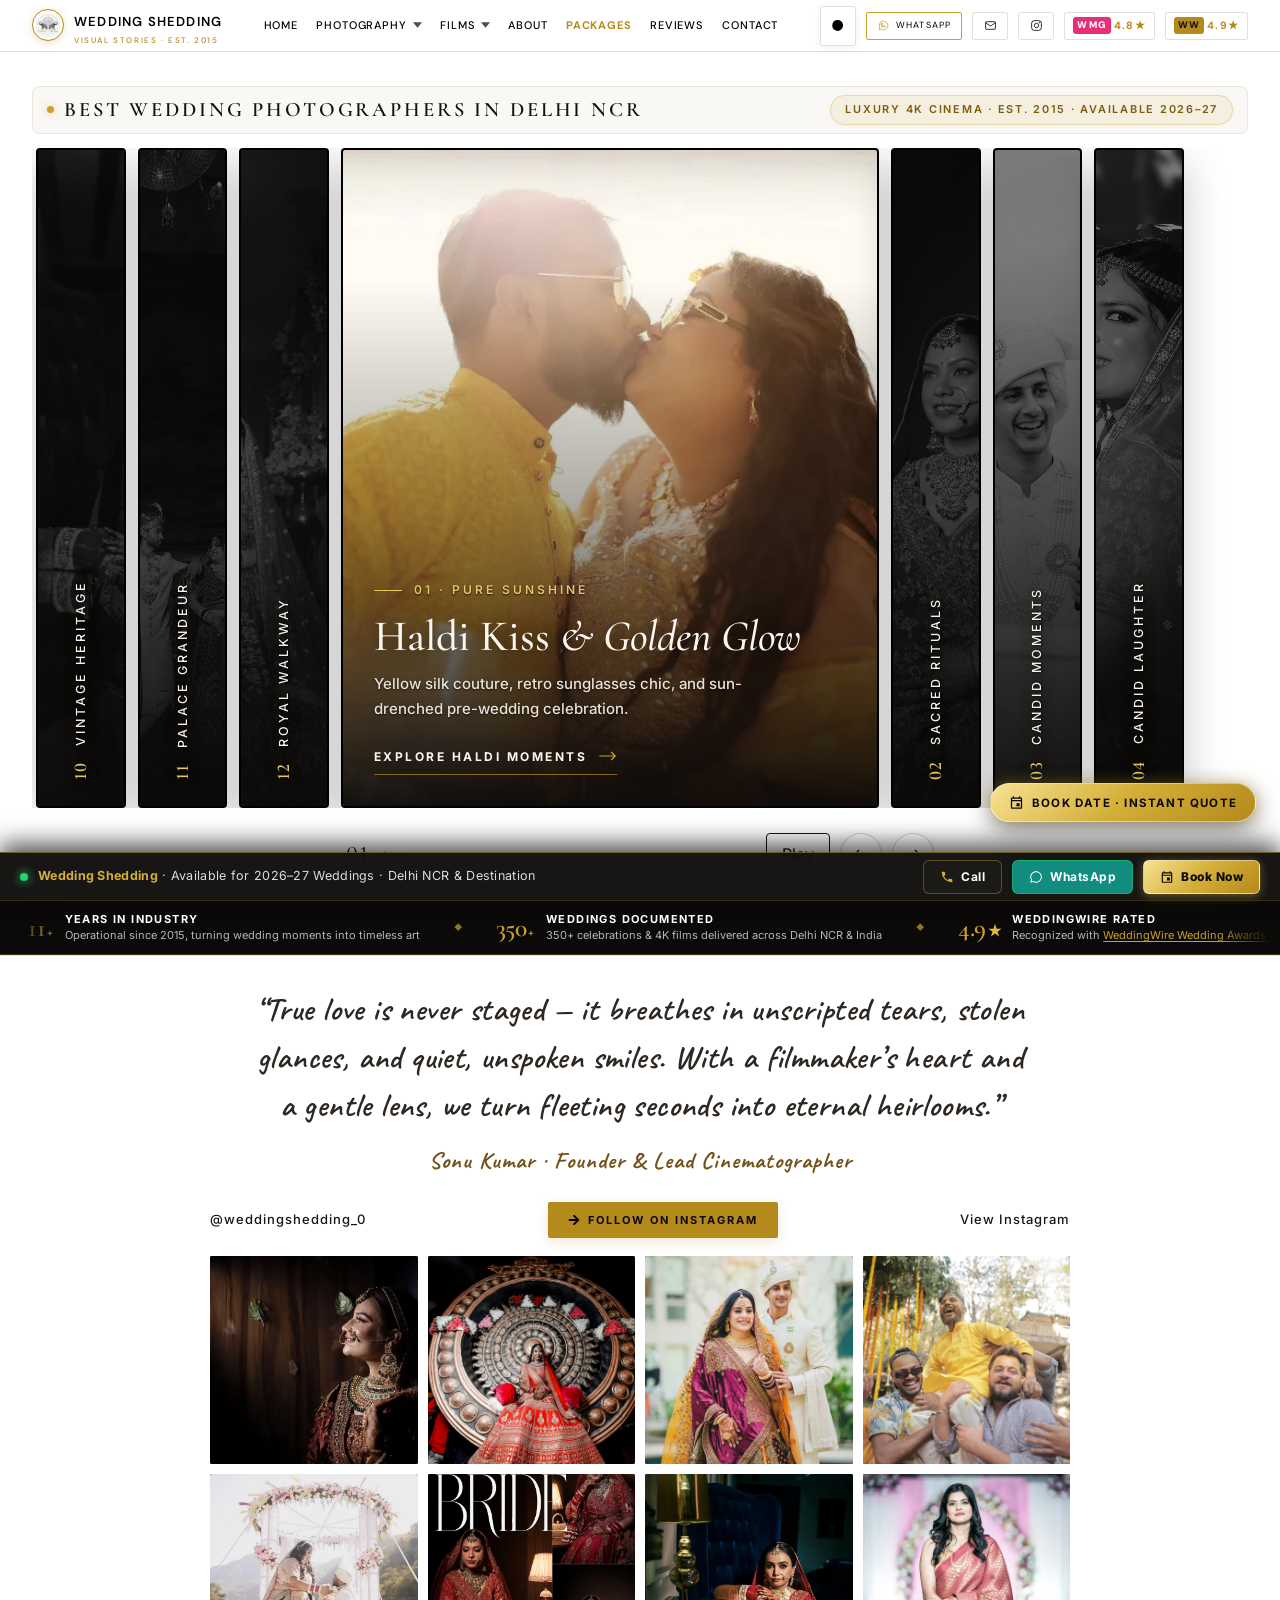
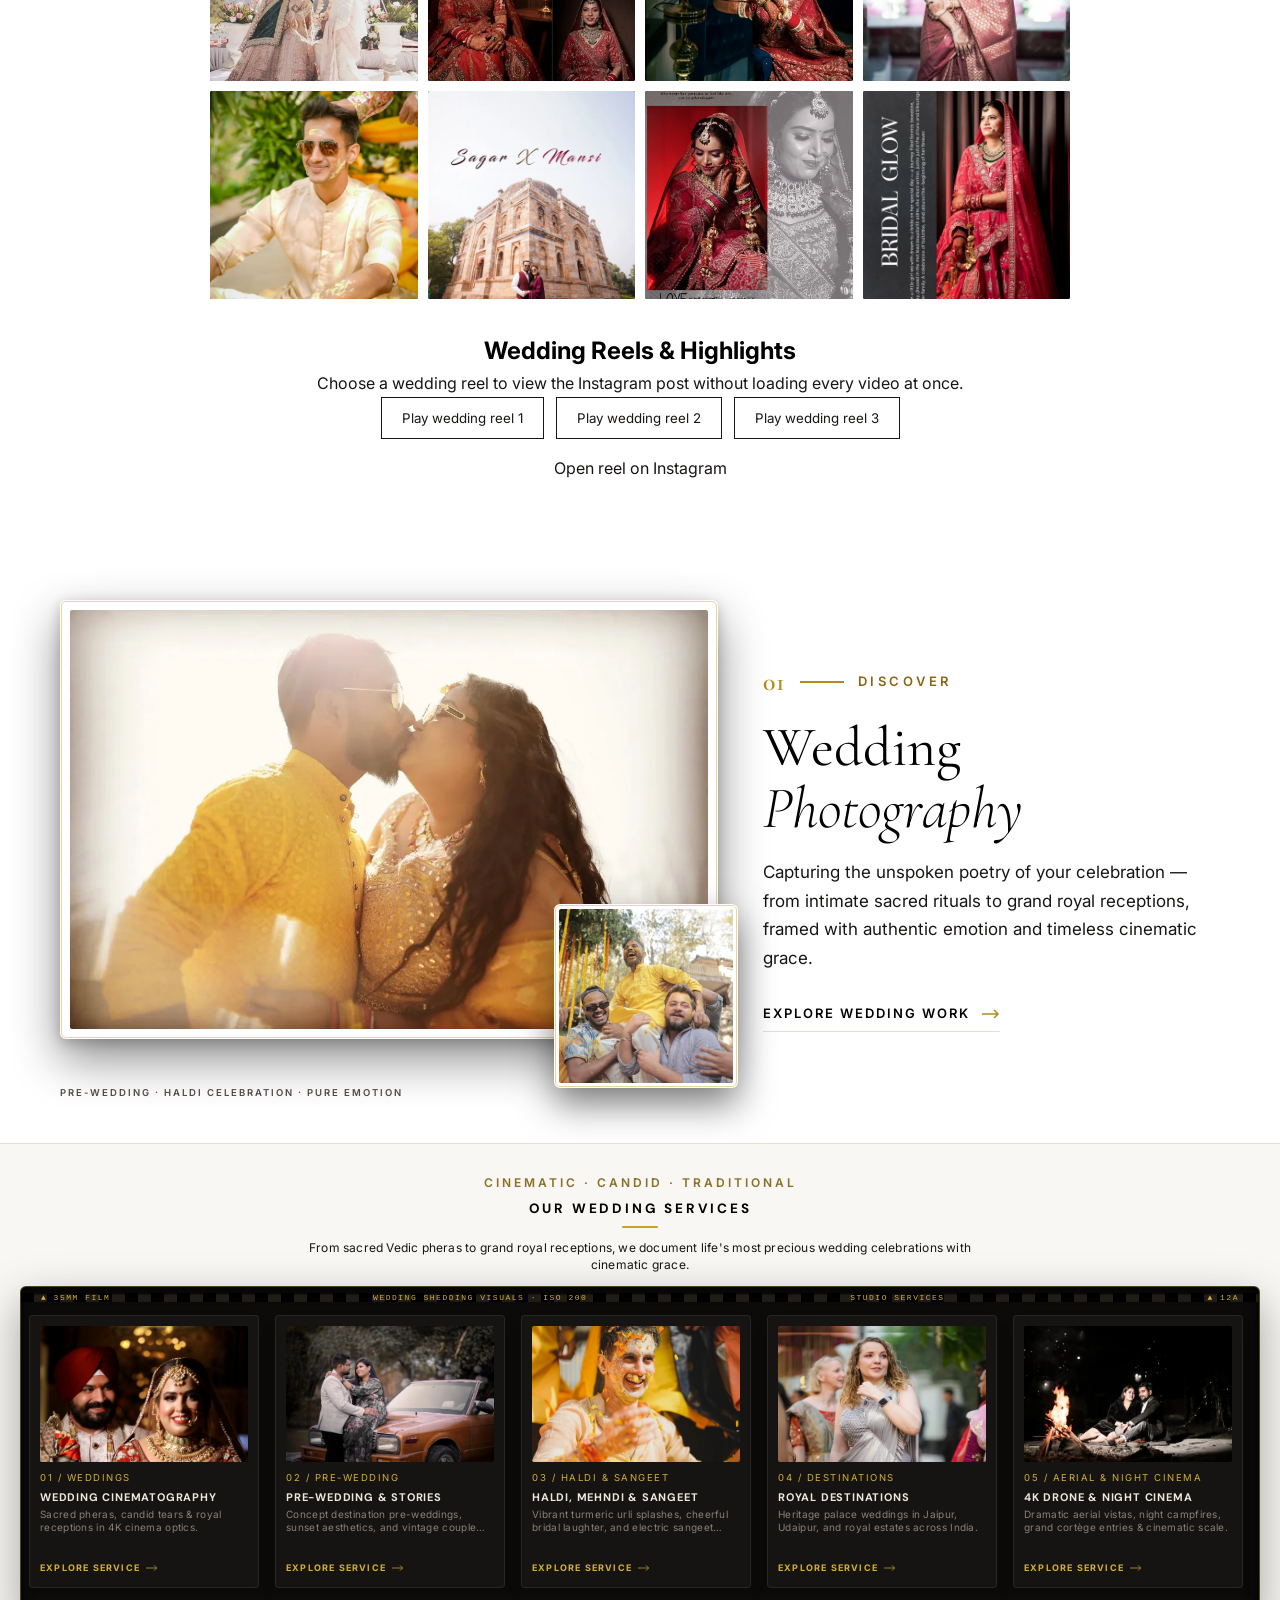
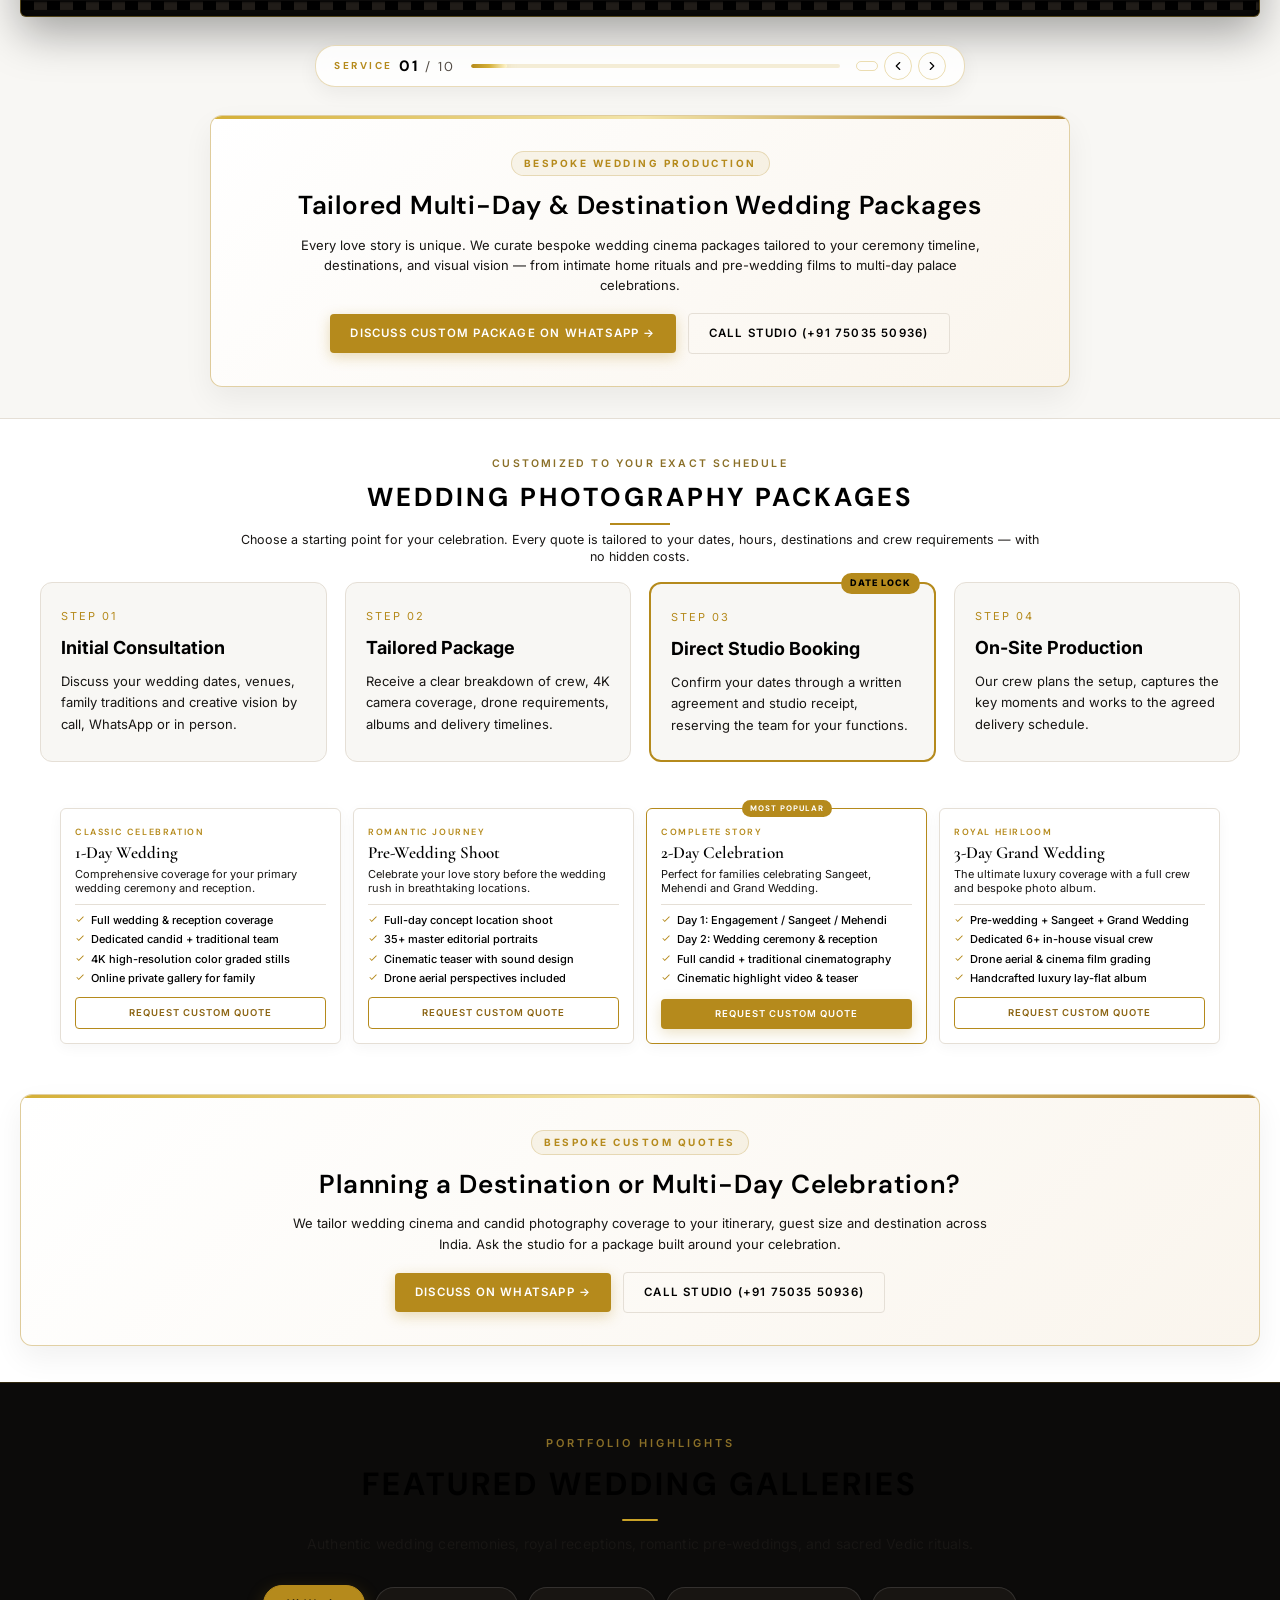
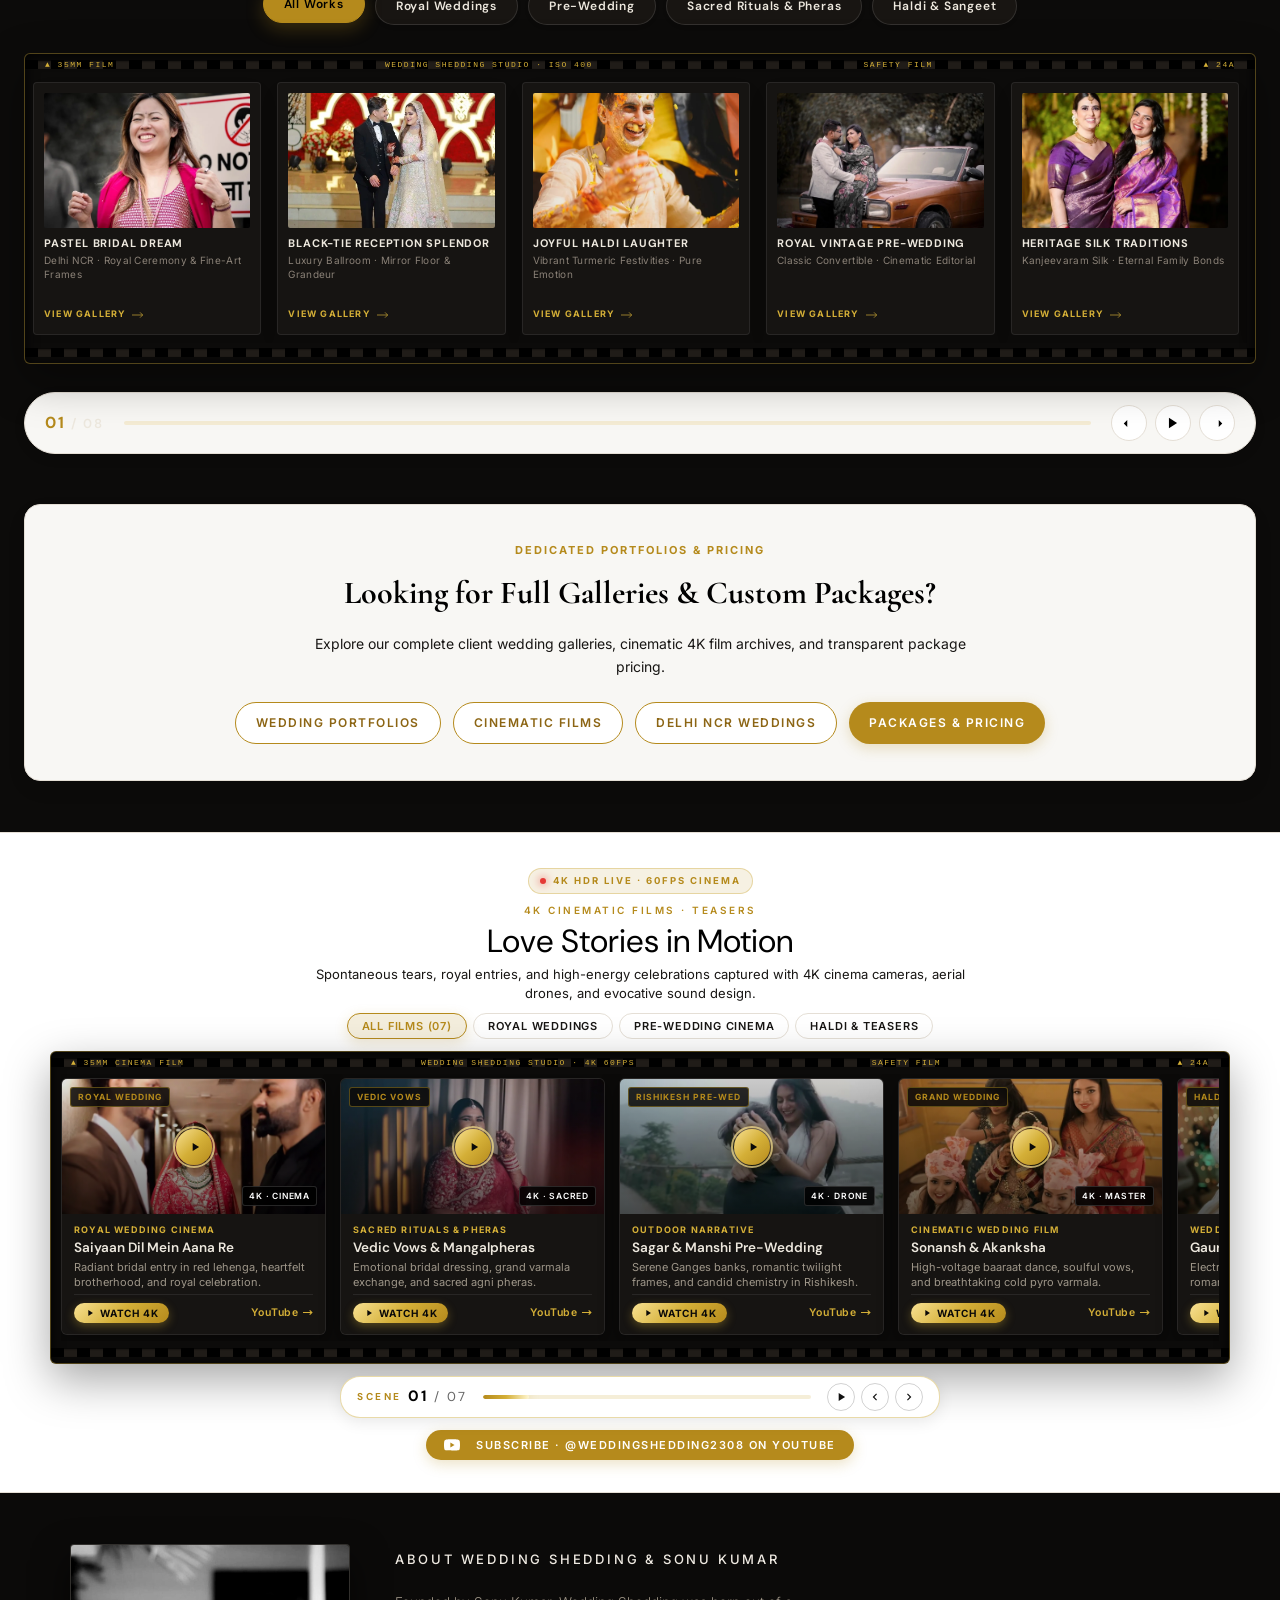
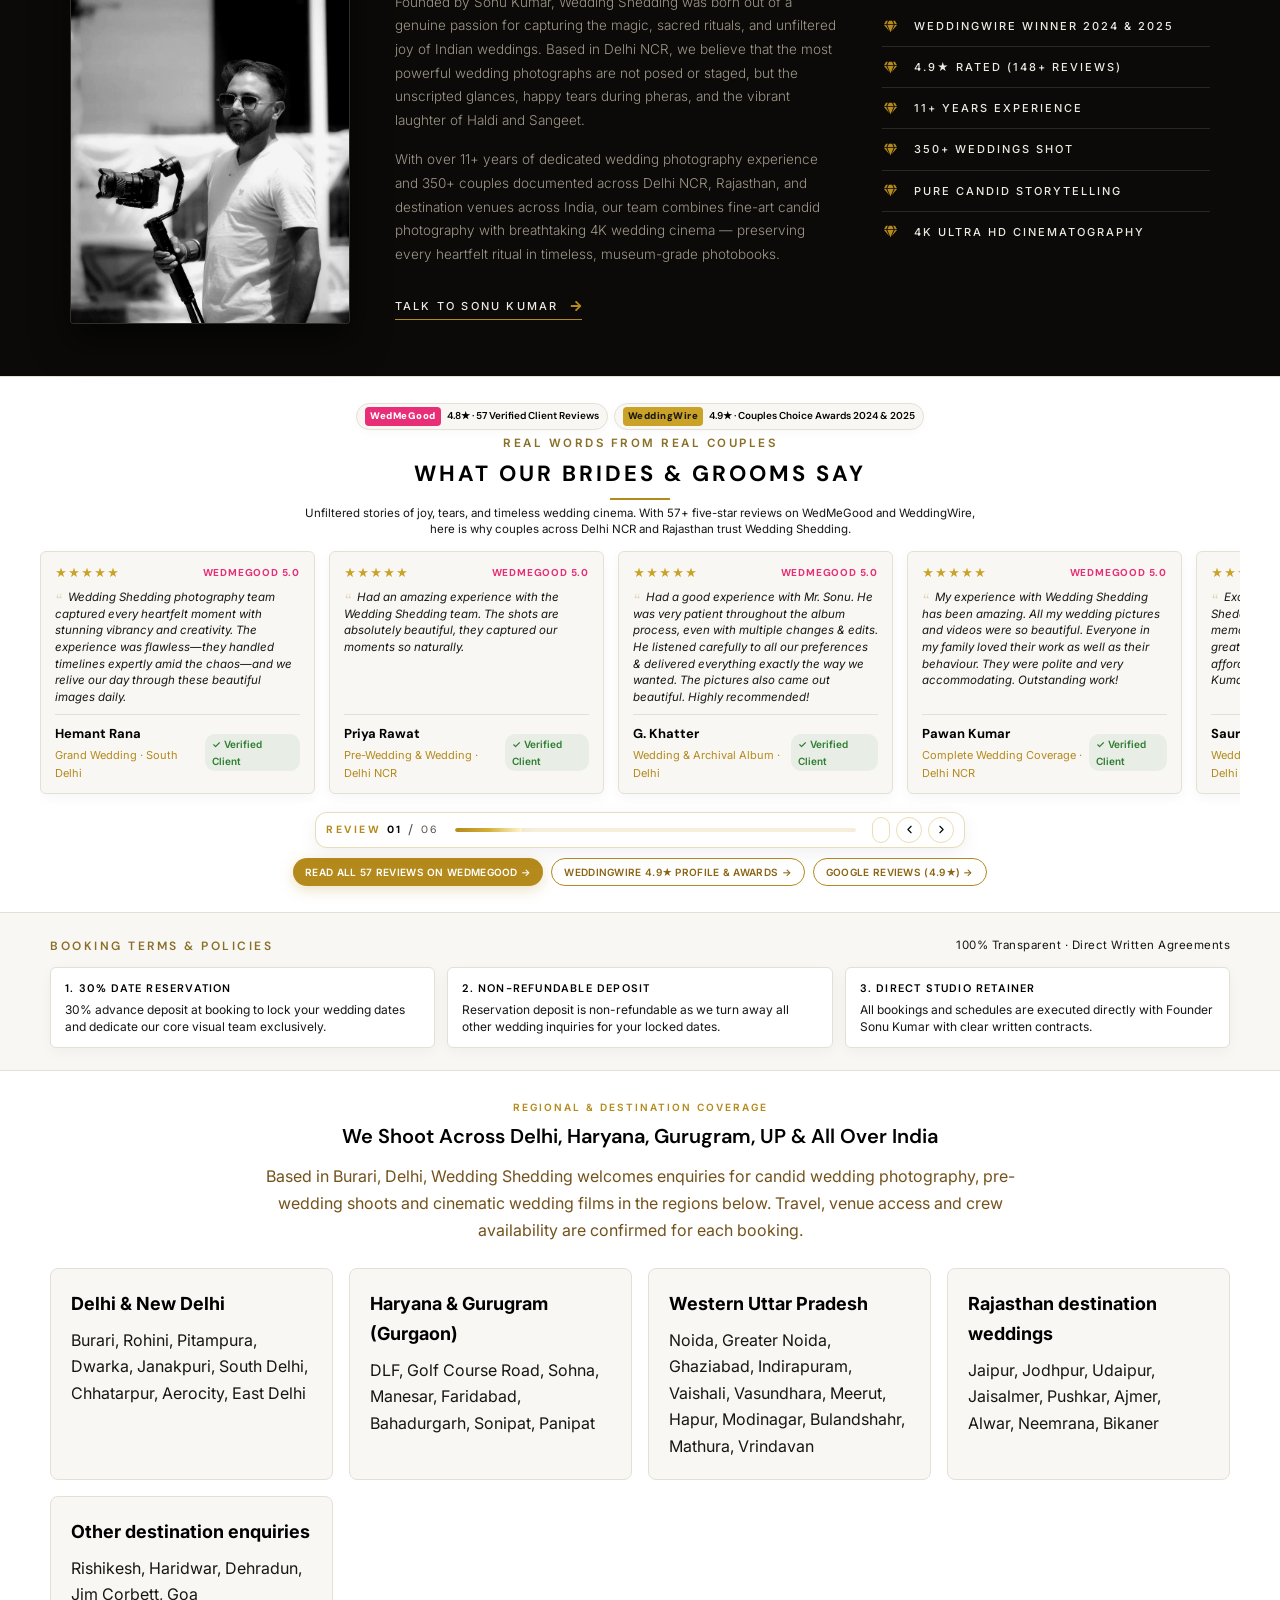
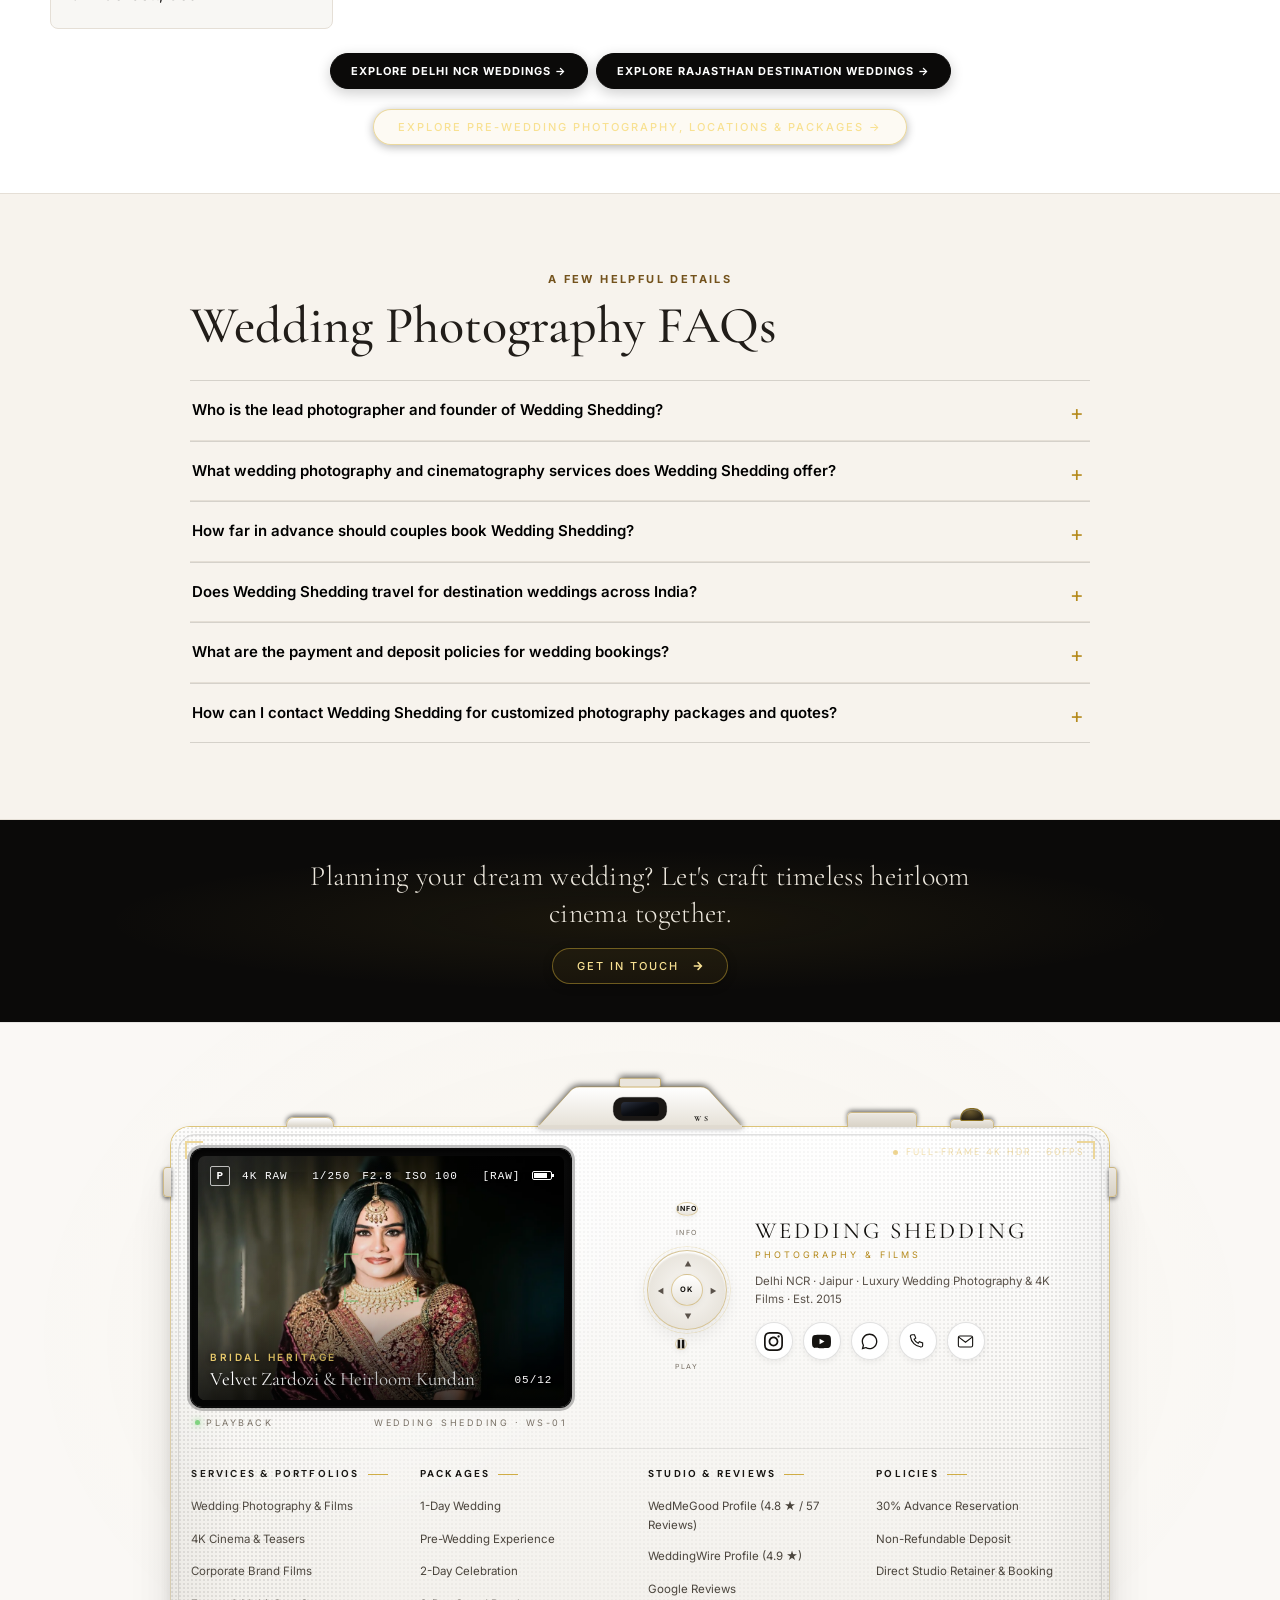
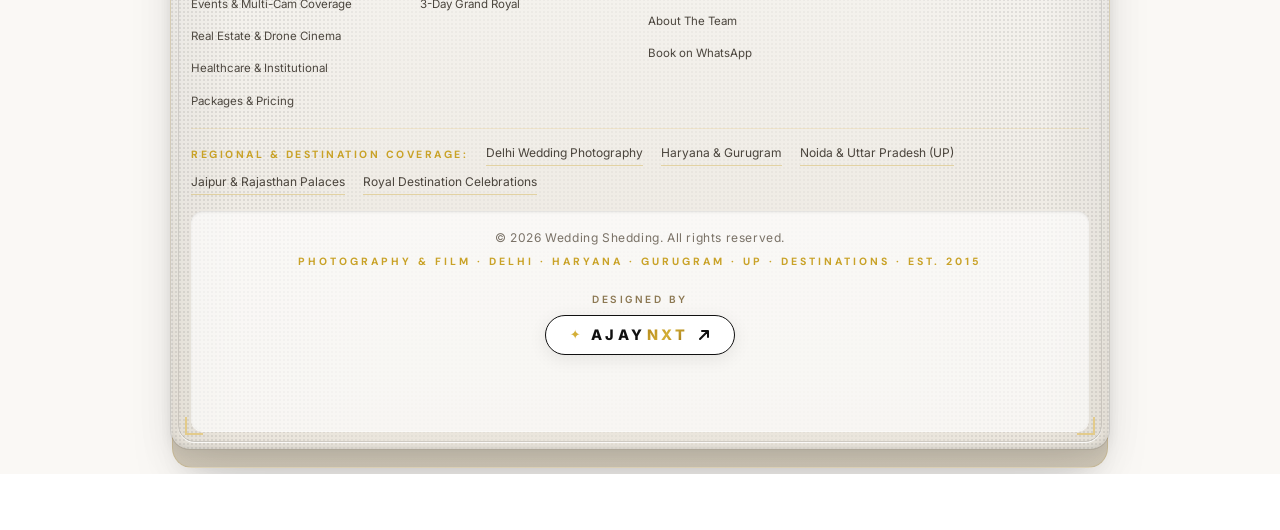
<file: packages.html>
<!DOCTYPE html>
<html lang="en">
<head>
  <meta charset="UTF-8">
  <meta name="viewport" content="width=device-width, initial-scale=1">
  <meta name="robots" content="noindex,follow">
  <meta name="description" content="Wedding Shedding wedding photography packages.">
  <link rel="canonical" href="https://weddingshedding.in/">
  <meta http-equiv="refresh" content="0;url=/#packages">
  <title>Wedding Packages | Wedding Shedding</title>
  <script>window.location.replace("/#packages");</script>
</head>
<body>
  <p>Opening Wedding Shedding packages. <a href="/#packages">View packages</a>.</p>
</body>
</html>
</file>
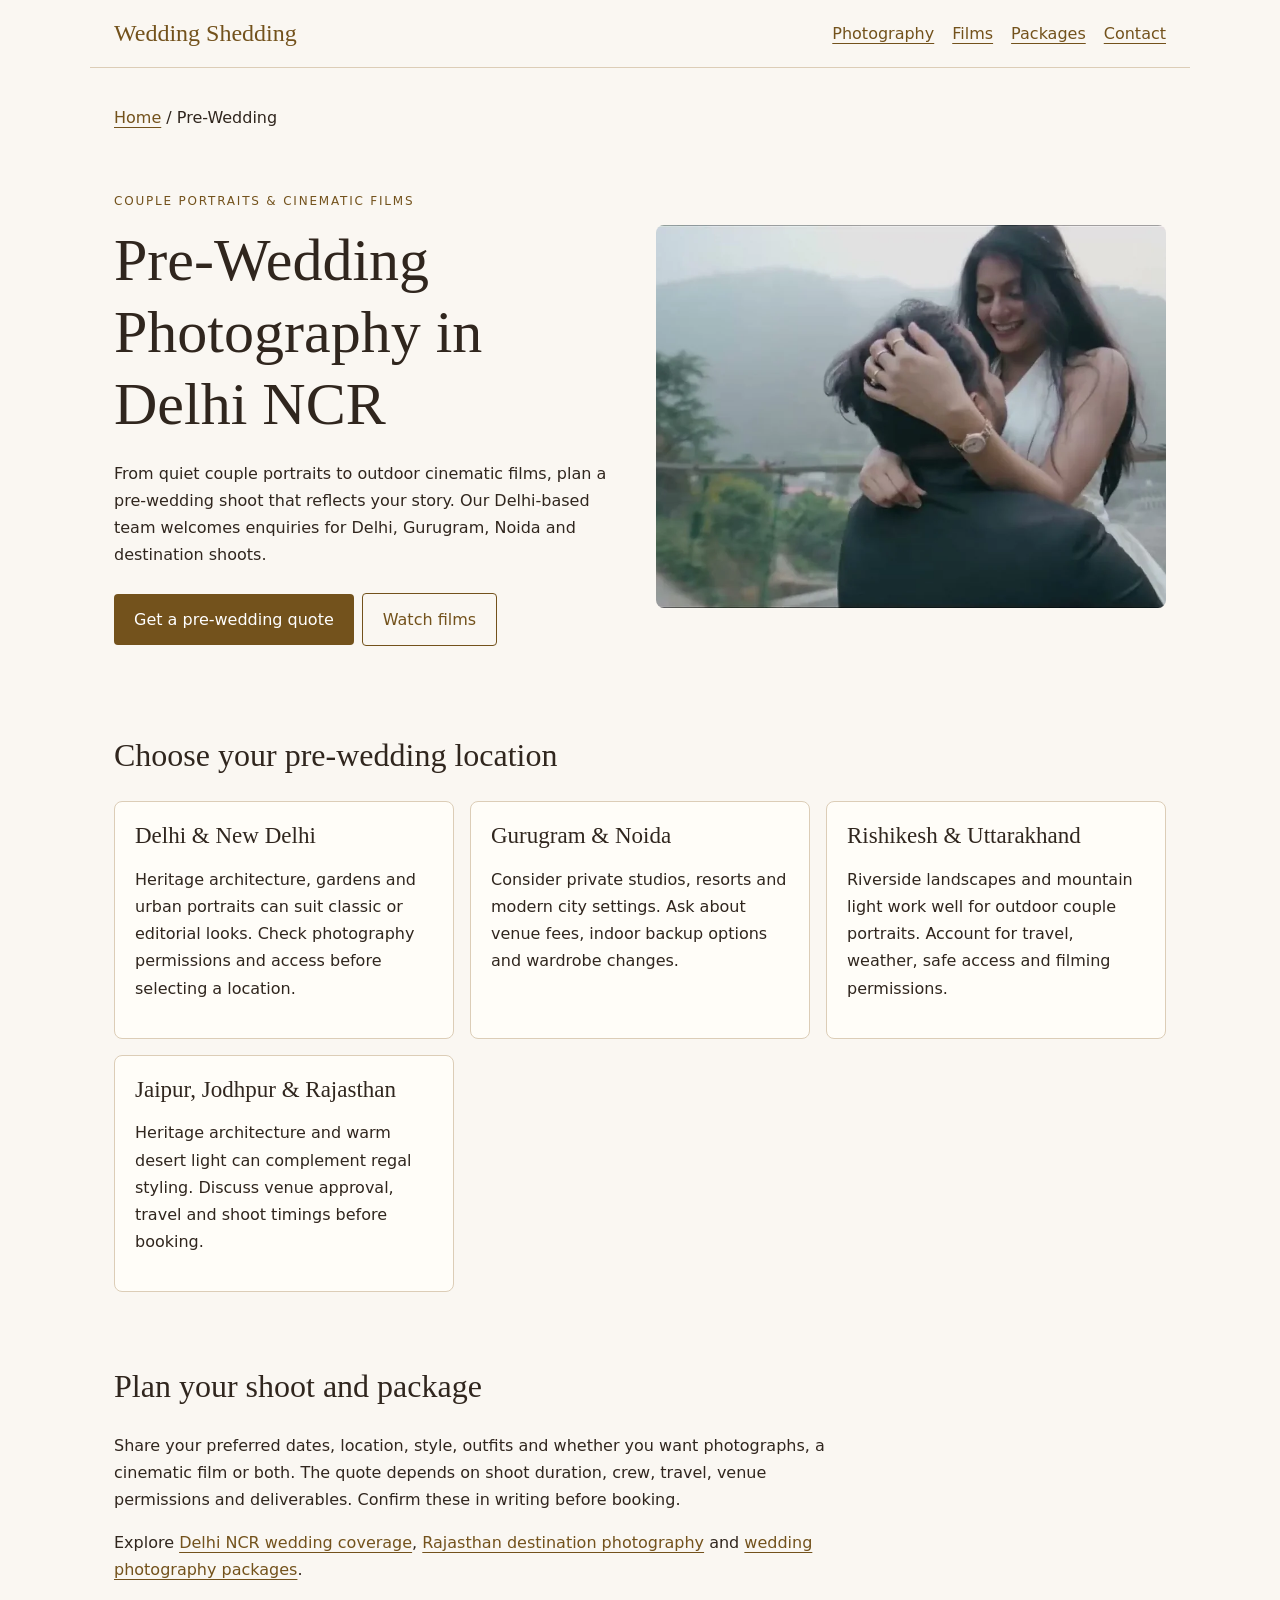
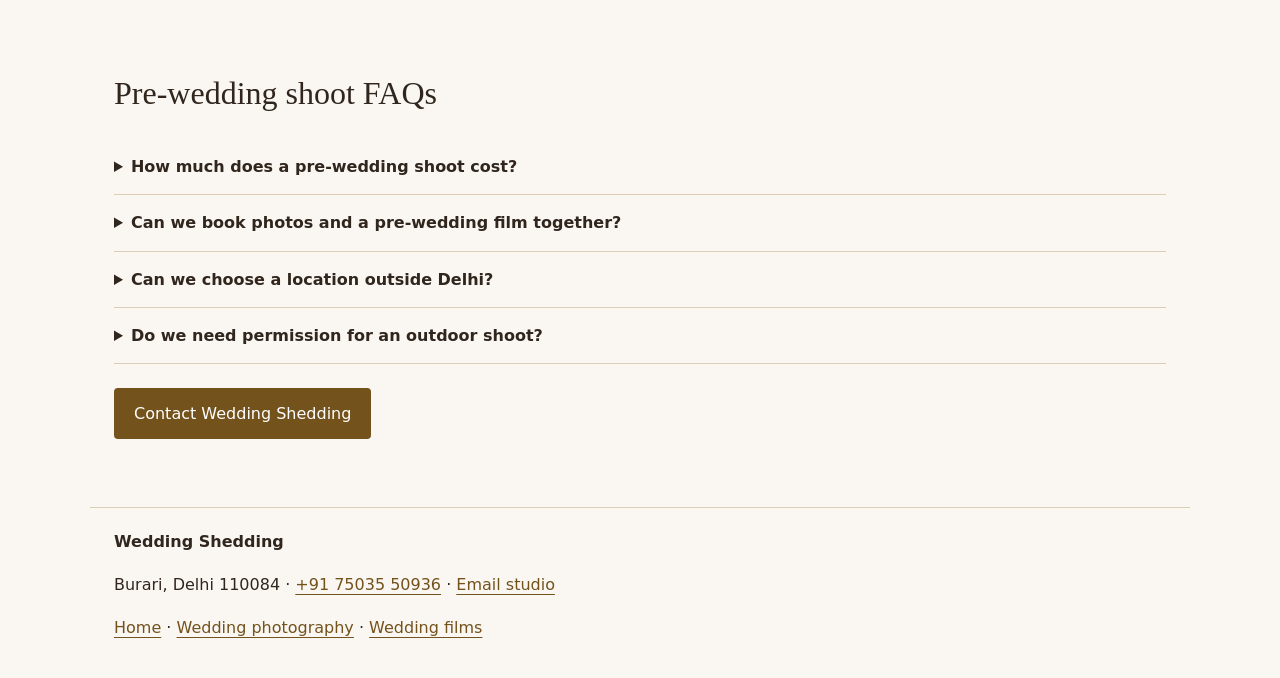
<file: pre-wedding.html>
<!doctype html>
<html lang="en-IN"><head>
<meta charset="utf-8"><meta name="viewport" content="width=device-width,initial-scale=1">
<title>Pre-Wedding Shoot in Delhi NCR | Wedding Shedding</title><meta name="description" content="Plan your pre-wedding photoshoot in Delhi, Gurgaon, Noida or Rishikesh. Explore location ideas, cinematic couple films and request a tailored photography quote.">
<meta name="robots" content="index,follow,max-image-preview:large"><link rel="canonical" href="https://weddingshedding.in/pre-wedding.html">
<meta property="og:type" content="website"><meta property="og:title" content="Pre-Wedding Shoot in Delhi NCR | Wedding Shedding"><meta property="og:description" content="Plan your pre-wedding photoshoot in Delhi, Gurgaon, Noida or Rishikesh. Explore location ideas, cinematic couple films and request a tailored photography quote."><meta property="og:url" content="https://weddingshedding.in/pre-wedding.html"><meta property="og:image" content="https://weddingshedding.in/assets/images/ws_social_share.jpg?v=1">
<meta name="twitter:card" content="summary_large_image"><meta name="twitter:title" content="Pre-Wedding Shoot in Delhi NCR | Wedding Shedding"><meta name="twitter:description" content="Plan your pre-wedding photoshoot in Delhi, Gurgaon, Noida or Rishikesh. Explore location ideas, cinematic couple films and request a tailored photography quote."><meta name="twitter:image" content="https://weddingshedding.in/assets/images/ws_social_share.jpg?v=1">
<link rel="icon" href="/assets/images/ws_logo.svg" type="image/svg+xml">
<style>
*{box-sizing:border-box}body{margin:0;background:#faf7f2;color:#30261e;font:16px/1.7 system-ui,sans-serif}header,main,footer{max-width:1100px;margin:auto;padding:20px 24px}header{display:flex;flex-wrap:wrap;align-items:center;justify-content:space-between;gap:12px;border-bottom:1px solid #dccdb7}header>a{font:24px Georgia,serif;text-decoration:none}nav{display:flex;gap:18px;flex-wrap:wrap}a{color:#73521c;text-underline-offset:4px}a:focus-visible{outline:3px solid #73521c;outline-offset:4px}h1,h2,h3{font-family:Georgia,serif;line-height:1.2;font-weight:normal}h1{font-size:clamp(34px,5vw,60px);margin:8px 0 20px}h2{font-size:32px}h3{font-size:23px}p{max-width:72ch}.hero{display:grid;grid-template-columns:1fr 1fr;align-items:center;gap:32px;padding:32px 0}.hero img{width:100%;aspect-ratio:4/3;object-fit:cover;border-radius:8px}.eyebrow{letter-spacing:.15em;color:#73521c;text-transform:uppercase;font-size:12px}.btn{display:inline-block;background:#73521c;color:white;padding:12px 20px;border-radius:4px;text-decoration:none;margin:8px 8px 8px 0}.outline{background:transparent;border:1px solid #73521c;color:#73521c}.cards{display:grid;grid-template-columns:repeat(auto-fit,minmax(min(100%,260px),1fr));gap:16px}.cards article{border:1px solid #dccdb7;padding:20px;border-radius:8px;background:#fffdf8}.cards h3{margin:0 0 10px}section{padding:24px 0}details{border-bottom:1px solid #dccdb7;padding:14px 0}summary{cursor:pointer;font-weight:600}footer{border-top:1px solid #dccdb7} @media(max-width:680px){.hero{grid-template-columns:1fr;gap:12px}header,main,footer{padding:16px}.hero{padding:10px 0}.hero img{aspect-ratio:16/10}}
</style>
<script type="application/ld+json">{"@context":"https://schema.org","@type":"Service","name":"Pre-wedding photography and films","serviceType":"Pre-wedding photography","url":"https://weddingshedding.in/pre-wedding.html","provider":{"@type":"LocalBusiness","@id":"https://weddingshedding.in/#business","name":"Wedding Shedding","url":"https://weddingshedding.in/"},"areaServed":["Delhi NCR","Gurugram","Noida","Rishikesh","Rajasthan"]}</script>
</head><body>
<header><a href="/">Wedding Shedding</a><nav aria-label="Main navigation"><a href="/weddings.html">Photography</a><a href="/films.html">Films</a><a href="/#packages">Packages</a><a href="/#contact">Contact</a></nav></header>
<main><p><a href="/">Home</a> / Pre-Wedding</p><section class="hero"><div><p class="eyebrow">Couple portraits &amp; cinematic films</p><h1>Pre-Wedding Photography in Delhi NCR</h1><p>From quiet couple portraits to outdoor cinematic films, plan a pre-wedding shoot that reflects your story. Our Delhi-based team welcomes enquiries for Delhi, Gurugram, Noida and destination shoots.</p><a class="btn" href="https://wa.me/917503550936?text=Hi%20Wedding%20Shedding%2C%20I%20would%20like%20a%20pre-wedding%20shoot%20quote.">Get a pre-wedding quote</a><a class="btn outline" href="/films.html">Watch films</a></div><img src="/assets/images/films/film_K9oFSWJwftc.webp" alt="Sagar and Manshi Rishikesh pre-wedding film by Wedding Shedding" fetchpriority="high" decoding="async"></section>
<section><h2>Choose your pre-wedding location</h2><div class="cards"><article><h3>Delhi &amp; New Delhi</h3><p>Heritage architecture, gardens and urban portraits can suit classic or editorial looks. Check photography permissions and access before selecting a location.</p></article><article><h3>Gurugram &amp; Noida</h3><p>Consider private studios, resorts and modern city settings. Ask about venue fees, indoor backup options and wardrobe changes.</p></article><article><h3>Rishikesh &amp; Uttarakhand</h3><p>Riverside landscapes and mountain light work well for outdoor couple portraits. Account for travel, weather, safe access and filming permissions.</p></article><article><h3>Jaipur, Jodhpur &amp; Rajasthan</h3><p>Heritage architecture and warm desert light can complement regal styling. Discuss venue approval, travel and shoot timings before booking.</p></article></div></section>
<section><h2>Plan your shoot and package</h2><p>Share your preferred dates, location, style, outfits and whether you want photographs, a cinematic film or both. The quote depends on shoot duration, crew, travel, venue permissions and deliverables. Confirm these in writing before booking.</p><p>Explore <a href="/delhi-ncr.html">Delhi NCR wedding coverage</a>, <a href="/jaipur.html">Rajasthan destination photography</a> and <a href="/#packages">wedding photography packages</a>.</p></section>
<section><h2>Pre-wedding shoot FAQs</h2><details><summary>How much does a pre-wedding shoot cost?</summary><p>Request a tailored quote with your location, shoot duration and preferred deliverables. Venue charges and travel may be additional.</p></details><details><summary>Can we book photos and a pre-wedding film together?</summary><p>Yes, enquire about combined photography and film coverage and confirm the final deliverables with the studio.</p></details><details><summary>Can we choose a location outside Delhi?</summary><p>Destination enquiries are welcome. Crew availability, travel and venue permissions need confirmation before booking.</p></details><details><summary>Do we need permission for an outdoor shoot?</summary><p>Some public and private locations require permission or fees. Drone filming is subject to applicable restrictions and approvals.</p></details><p><a class="btn" href="/#contact">Contact Wedding Shedding</a></p></section>
</main><footer><strong>Wedding Shedding</strong><p>Burari, Delhi 110084 · <a href="tel:+917503550936">+91 75035 50936</a> · <a href="mailto:weddingshedding.india@gmail.com">Email studio</a></p><p><a href="/">Home</a> · <a href="/weddings.html">Wedding photography</a> · <a href="/films.html">Wedding films</a></p></footer>
<script async src="https://www.googletagmanager.com/gtag/js?id=G-HC5508FNHJ"></script><script>window.dataLayer=window.dataLayer||[];function gtag(){dataLayer.push(arguments)}gtag('js',new Date());gtag('config','G-HC5508FNHJ');document.addEventListener('click',function(e){var a=e.target.closest('a');if(a&&a.href.includes('wa.me/'))gtag('event','contact_click',{contact_method:'whatsapp'});else if(a&&a.href.startsWith('tel:'))gtag('event','contact_click',{contact_method:'phone'});});</script>
</body></html>
</file>
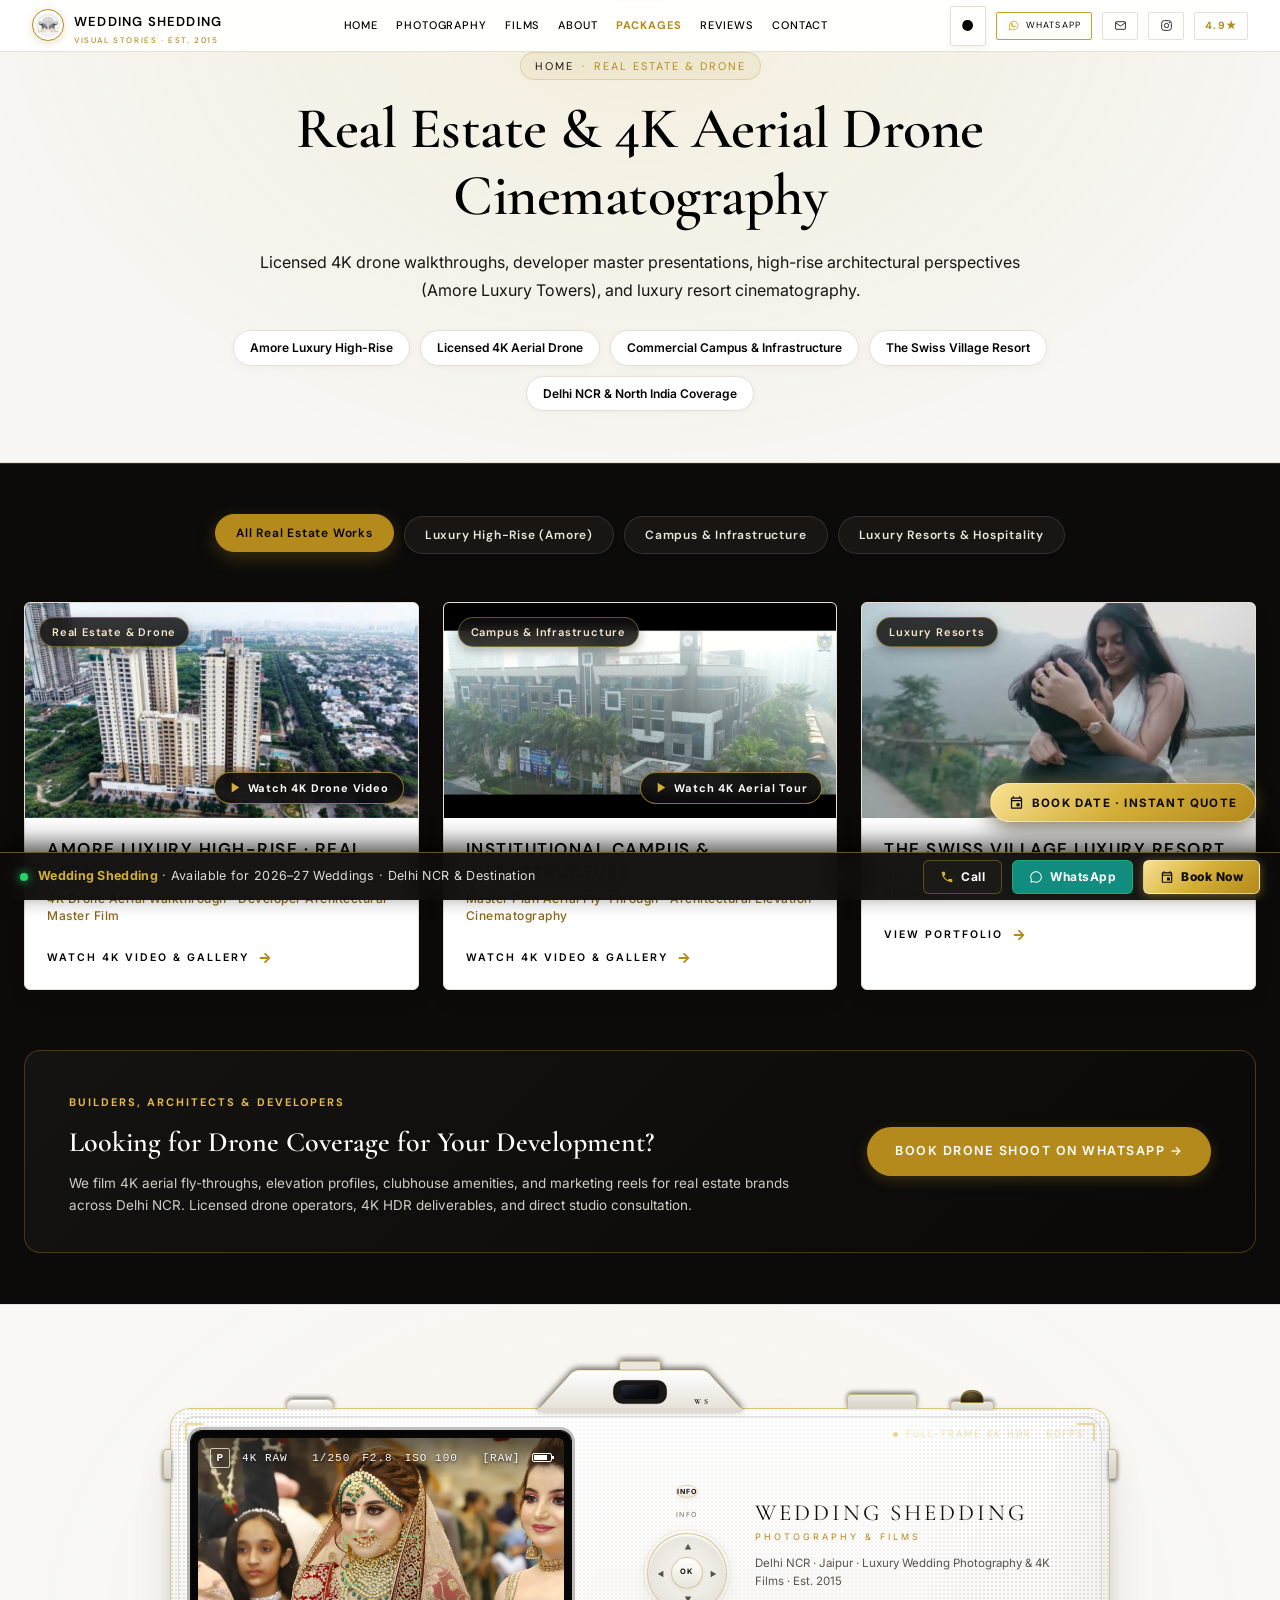
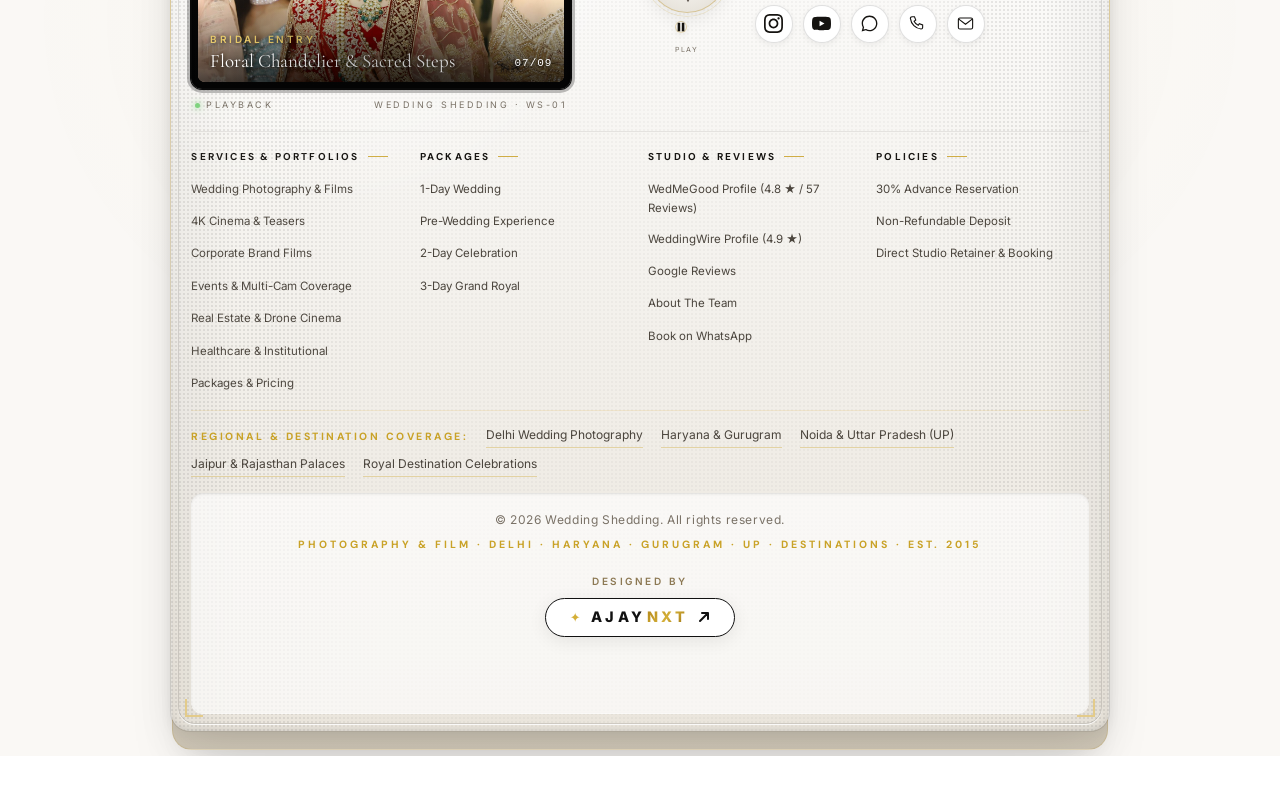
<file: real-estate.html>
<!DOCTYPE html>
<html lang="en-IN">
<head>
  <!-- Google tag (gtag.js) -->
  <script async src="https://www.googletagmanager.com/gtag/js?id=G-HC5508FNHJ"></script>
  <script>
    window.dataLayer = window.dataLayer || [];
    function gtag(){dataLayer.push(arguments);}
    gtag('js', new Date());

    gtag('config', 'G-HC5508FNHJ');
  </script>

  <meta charset="UTF-8">
  <meta name="viewport" content="width=device-width, initial-scale=1.0, maximum-scale=5.0, viewport-fit=cover">

  <!-- Meta Pixel Code -->
  <script>
  !function(f,b,e,v,n,t,s)
  {if(f.fbq)return;n=f.fbq=function(){n.callMethod?
  n.callMethod.apply(n,arguments):n.queue.push(arguments)};
  if(!f._fbq)f._fbq=n;n.push=n;n.loaded=!0;n.version='2.0';
  n.queue=[];t=b.createElement(e);t.async=!0;
  t.src=v;s=b.getElementsByTagName(e)[0];
  s.parentNode.insertBefore(t,s)}(window, document,'script',
  'https://connect.facebook.net/en_US/fbevents.js');
  fbq('init', '1101168519325335');
  fbq('track', 'PageView');
  </script>
  
  <!-- End Meta Pixel Code -->
  <title>Real Estate Video &amp; 4K Drone Cinematography | Delhi NCR</title>
  <meta name="description" content="Real estate videos, architectural walkthroughs and 4K drone cinematography for property, resort and hospitality projects in Delhi NCR.">
  <link rel="canonical" href="https://weddingshedding.in/real-estate.html">
  <meta name="google-site-verification" content="yIkZlTq9istiy4zY-IwjsDpJom8qskt7l591G9nEr64">
  <meta name="p:domain_verify" content="9de3448f8d0cce7dc41e483d0ee1960b"/>
  <meta name="robots" content="index, follow, max-image-preview:large">
  <meta property="og:type" content="website">
  <meta property="og:site_name" content="Wedding Shedding">
  <meta property="og:title" content="Real Estate Video &amp; 4K Drone Cinematography | Delhi NCR">
  <meta property="og:description" content="Real estate videos, architectural walkthroughs and 4K drone cinematography for property, resort and hospitality projects in Delhi NCR.">
  <meta property="og:url" content="https://weddingshedding.in/real-estate.html">
  <meta property="og:image" content="https://weddingshedding.in/assets/images/ws_realestate_amore.jpg?v=3">
  <meta property="og:image:alt" content="Real estate video and 4K drone cinematography in Delhi NCR.">
  <link rel="preconnect" href="https://fonts.googleapis.com">
  <link rel="preconnect" href="https://fonts.gstatic.com" crossorigin>
  <link rel="stylesheet" href="https://fonts.googleapis.com/css2?family=Alex+Brush&amp;family=Caveat:wght@400;600;700&amp;family=Great+Vibes&amp;family=Cormorant+Garamond:ital,wght@0,300;0,400;0,500;0,600;0,700;1,300;1,400;1,600&amp;family=DM+Sans:ital,opsz,wght@0,9..40,100..1000;1,9..40,100..1000&amp;family=Inter:wght@300;400;500;600;700&amp;family=Playfair+Display:ital,wght@0,400..900;1,400..900&amp;family=Syne:wght@400..800&amp;display=swap">
  <link rel="stylesheet" href="assets/css/style.css?v=12">
  <link rel="icon" type="image/png" href="assets/images/ws_logo.png?v=3">

  <!-- Schema.org Structured Data -->
  <script type="application/ld+json">
{
  "@context": "https://schema.org",
  "@graph": [
    {
      "@type": "BreadcrumbList",
      "itemListElement": [
        {
          "@type": "ListItem",
          "position": 1,
          "name": "Home",
          "item": "https://weddingshedding.in/"
        },
        {
          "@type": "ListItem",
          "position": 2,
          "name": "Real Estate & 4K Drone Cinematography",
          "item": "https://weddingshedding.in/real-estate.html"
        }
      ]
    },
    {
      "@type": "LocalBusiness",
      "@id": "https://weddingshedding.in/#business",
      "name": "Wedding Shedding - Real Estate & Aerial Drone Cinematography",
      "url": "https://weddingshedding.in/real-estate.html",
      "image": "https://weddingshedding.in/assets/images/ws_realestate_amore.jpg",
      "telephone": "+917503550936",
      "email": "weddingshedding.india@gmail.com",
      "priceRange": "₹₹₹",
      "address": {
        "@type": "PostalAddress",
        "streetAddress": "Gali NO 01, near Lance Ford School, Sunil Colony, Parshuram Enclave",
        "addressLocality": "Burari, Delhi",
        "postalCode": "110084",
        "addressCountry": "IN"
      },
      "areaServed": [
        "Delhi",
        "Haryana",
        "Gurugram",
        "Faridabad",
        "Uttar Pradesh",
        "Noida",
        "Greater Noida",
        "Delhi NCR",
        "Uttarakhand",
        "Rajasthan",
        "India"
      ],
      "description": "Licensed 4K drone cinematography, developer master presentations, high-rise architectural perspectives, and luxury hospitality resort films."
    },
    {
      "@type": "VideoObject",
      "name": "Amore Luxury High-Rise 4K Drone Aerial Walkthrough",
      "description": "High-altitude 4K drone cinematography and architectural master film for Amore Luxury High-Rise Towers by Wedding Shedding.",
      "thumbnailUrl": "https://weddingshedding.in/assets/images/ws_realestate_amore.jpg",
      "uploadDate": "2024-03-01",
      "contentUrl": "https://drive.google.com/file/d/13YlJQDQ9bocJ4kS242FbfmO04ccSZdEw/preview",
      "embedUrl": "https://drive.google.com/file/d/13YlJQDQ9bocJ4kS242FbfmO04ccSZdEw/preview"
    }
  ]
}
  </script>
  <meta property="og:locale" content="en_IN">
  <meta name="twitter:card" content="summary_large_image">
  <meta name="twitter:url" content="https://weddingshedding.in/real-estate.html">
  <meta name="twitter:title" content="Real Estate Video &amp; 4K Drone Cinematography | Delhi NCR">
  <meta name="twitter:description" content="Real estate videos, architectural walkthroughs and 4K drone cinematography for property, resort and hospitality projects in Delhi NCR.">
  <meta name="twitter:image" content="https://weddingshedding.in/assets/images/ws_realestate_amore.jpg?v=3">
</head>
<body>
<noscript><img height="1" width="1" style="display:none" alt="" aria-hidden="true"
  src="https://www.facebook.com/tr?id=1101168519325335&ev=PageView&noscript=1"
  /></noscript>
  <!-- Wedding Shedding Magnetic Cursor -->
  <div class="nk-cursor-dot" id="nkCursorDot" aria-hidden="true"></div>
  <div class="nk-cursor-ring" id="nkCursorRing" aria-hidden="true"></div>

  <!-- SITE HEADER (WEDDING SHEDDING DUAL LUXURY BAR) -->
  <header class="site-header" id="nk-site-header">
    <div class="header-container">
      <!-- Mobile Left Burger -->
      <button class="mobile-menu-toggle nk-burger" aria-label="Open Menu">
        <span></span><span></span><span></span>
      </button>

      <!-- Center / Left Brand Logo -->
      <a href="/" class="site-logo" aria-label="Wedding Shedding">
        <div style="display:flex;align-items:center;gap:10px;">
          <img src="assets/images/ws_logo_light.png?v=3" alt="Wedding Shedding Logo" class="ws-logo-light" style="width:32px;height:32px;border-radius:50%;border:1.5px solid var(--g);box-shadow:0 2px 8px rgba(181,138,28,0.25);background:#FFFFFF;padding:2px;">
          <img src="assets/images/ws_logo_dark.png?v=3" alt="Wedding Shedding Logo" class="ws-logo-dark" style="width:32px;height:32px;border-radius:50%;border:1.5px solid var(--g);box-shadow:0 2px 10px rgba(0,0,0,0.6);background:#1A1715;padding:2px;">
          <div>
            <span class="brand-title">Wedding Shedding</span>
            <span class="brand-sub">Visual Stories &middot; Est. 2015</span>
          </div>
        </div>
      </a>

      <!-- Desktop Navigation -->
      <nav class="main-nav" aria-label="Main Navigation">
        <div class="nav-item">
          <a href="/" class="nav-link">Home</a>
        </div>
        <div class="nav-item">
          <a href="weddings.html" class="nav-link">Photography</a>
        </div>
        <div class="nav-item">
          <a href="https://www.youtube.com/@weddingshedding2308/videos" target="_blank" rel="noopener" class="nav-link">Films</a>
        </div>
        <div class="nav-item">
          <a href="/#about" class="nav-link">About</a>
        </div>
        <div class="nav-item">
          <a href="/#packages" class="nav-link" style="color:var(--g);font-weight:700;">Packages</a>
        </div>
        <div class="nav-item">
          <a href="/#reviews" class="nav-link">Reviews</a>
        </div>
        <div class="nav-item">
          <a href="/#contact" class="nav-link">Contact</a>
        </div>
      </nav>

      <!-- Action Buttons (Wedding Shedding CTAs) -->
      <div class="header-actions nk-hdr-right">
        <!-- Theme Mode Switcher -->
        <button id="themeToggleBtn" class="theme-toggle-btn nk-hdr-btn" type="button" aria-label="Toggle White or Black Mode" title="Toggle White or Black Mode" style="width:36px;padding:0;">
          <svg class="sun-icon" viewBox="0 0 24 24"><path d="M12 7c-2.76 0-5 2.24-5 5s2.24 5 5 5 5-2.24 5-5-2.24-5-5-5zM2 13h2c.55 0 1-.45 1-1s-.45-1-1-1H2c-.55 0-1 .45-1 1s.45 1 1 1zm18 0h2c.55 0 1-.45 1-1s-.45-1-1-1h-2c-.55 0-1 .45-1 1s.45 1 1 1zM11 2v2c0 .55.45 1 1 1s1-.45 1-1V2c0-.55-.45-1-1-1s-1 .45-1 1zm0 18v2c0 .55.45 1 1 1s1-.45 1-1v-2c0-.55-.45-1-1-1s-1 .45-1 1zM5.99 4.58c-.39-.39-1.03-.39-1.41 0s-.39 1.03 0 1.41l1.06 1.06c.39.39 1.03.39 1.41 0s.39-1.03 0-1.41L5.99 4.58zm12.37 12.37c-.39-.39-1.03-.39-1.41 0s-.39 1.03 0 1.41l1.06 1.06c.39.39 1.03.39 1.41 0s.39-1.03 0-1.41l-1.06-1.06zm1.06-10.96c.39-.39.39-1.03 0-1.41s-1.03-.39-1.41 0l-1.06 1.06c-.39.39-.39 1.03 0 1.41s1.03.39 1.41 0l1.06-1.06zM7.05 18.36l-1.06 1.06c-.39.39-.39 1.03 0 1.41s1.03.39 1.41 0l1.06-1.06c.39-.39.39-1.03 0-1.41s-1.02-.39-1.41 0z"/></svg>
          <svg class="moon-icon" viewBox="0 0 24 24"><path d="M12.3 2a10 10 0 0 0-1.9 19.8 10 10 0 0 0 11.6-11.6A10 10 0 0 0 12.3 2z"/></svg>
        </button>

        <!-- WhatsApp Button -->
        <a class="nk-hdr-btn is-wa" href="https://wa.me/917503550936?text=Hi%20Wedding%20Shedding%2C%20I%20found%20you%20through%20your%20website." target="_blank" rel="noopener">
          <svg viewBox="0 0 24 24" fill="none" stroke="currentColor" stroke-width="1.5" aria-hidden="true"><path d="M4 20l1.3-3.8A8 8 0 1 1 12 20a8 8 0 0 1-4.2-1.2z"/><path d="M9 9.5c.3 1.8 1.7 3.3 3.5 4l1-1 2 .8c-.2 1-1 1.7-2 1.7A5.5 5.5 0 0 1 7.5 9.5c0-1 .7-1.8 1.7-2l.8 2z"/></svg>
          <span class="lbl-long">Chat on WhatsApp</span>
          <span class="lbl-short">WhatsApp</span>
        </a>

        <!-- Email Button -->
        <a class="nk-hdr-btn is-mail" href="mailto:weddingshedding.india@gmail.com" aria-label="Email Wedding Shedding">
          <svg viewBox="0 0 24 24" fill="none" stroke="currentColor" stroke-width="1.5" aria-hidden="true"><rect x="3" y="5" width="18" height="14" rx="1"/><path d="M3 7l9 6 9-6"/></svg>
          <span class="lbl">Email</span>
        </a>

        <!-- Instagram Button -->
        <a class="nk-hdr-btn is-ig" href="https://www.instagram.com/weddingshedding_0" target="_blank" rel="noopener" aria-label="Wedding Shedding on Instagram">
          <svg viewBox="0 0 24 24" fill="none" stroke="currentColor" stroke-width="1.5" aria-hidden="true"><rect x="3" y="3" width="18" height="18" rx="5"/><circle cx="12" cy="12" r="4"/><circle cx="17.5" cy="6.5" r="0.6" fill="currentColor"/></svg>
        </a>

        <!-- Award Badge -->
        <a href="https://www.weddingwire.in/wedding-photographers/wedding-shedding--e385150" target="_blank" rel="noopener" class="nk-hdr-btn" title="WeddingWire 4.9 Rating &amp; Award Winner" aria-label="WeddingWire Profile" style="padding:0 10px;">
          <span style="font-size:10.5px;font-weight:700;color:var(--g);">4.9★</span>
        </a>
      </div>

      <!-- Mobile WhatsApp Icon -->
      <a class="nk-hdr-wa" href="https://wa.me/917503550936?text=Hi%20Wedding%20Shedding%2C%20I%20found%20you%20through%20your%20website." target="_blank" rel="noopener" aria-label="Message Wedding Shedding on WhatsApp">
        <svg viewBox="0 0 24 24" fill="none" stroke="currentColor" stroke-width="1.5" aria-hidden="true"><path d="M4 20l1.3-3.8A8 8 0 1 1 12 20a8 8 0 0 1-4.2-1.2z"/><path d="M9 9.5c.3 1.8 1.7 3.3 3.5 4l1-1 2 .8c-.2 1-1 1.7-2 1.7A5.5 5.5 0 0 1 7.5 9.5c0-1 .7-1.8 1.7-2l.8 2z"/></svg>
      </a>
    </div>
  </header>

  <!-- Mobile Drawer -->
  <aside class="mobile-drawer" aria-label="Mobile Menu">
    <div class="mobile-drawer-header">
      <div style="display:flex;align-items:center;gap:10px;">
        <img src="assets/images/ws_logo_light.png?v=3" alt="Wedding Shedding" class="ws-logo-light" style="width:36px;height:36px;border-radius:50%;border:1px solid var(--g);background:#FFFFFF;padding:2px;">
        <img src="assets/images/ws_logo_dark.png?v=3" alt="Wedding Shedding" class="ws-logo-dark" style="width:36px;height:36px;border-radius:50%;border:1px solid var(--g);background:#1A1715;padding:2px;">
        <span class="brand-title">Wedding Shedding</span>
      </div>
      <div style="display:flex;align-items:center;gap:8px;">
        <button id="themeToggleBtnMobile" class="theme-toggle-btn" type="button" aria-label="Toggle White or Black Mode" style="width:34px;height:34px;">
          <svg class="sun-icon" viewBox="0 0 24 24"><path d="M12 7c-2.76 0-5 2.24-5 5s2.24 5 5 5 5-2.24 5-5-2.24-5-5-5zM2 13h2c.55 0 1-.45 1-1s-.45-1-1-1H2c-.55 0-1 .45-1 1s.45 1 1 1zm18 0h2c.55 0 1-.45 1-1s-.45-1-1-1h-2c-.55 0-1 .45-1 1s.45 1 1 1zM11 2v2c0 .55.45 1 1 1s1-.45 1-1V2c0-.55-.45-1-1-1s-1 .45-1 1zm0 18v2c0 .55.45 1 1 1s1-.45 1-1v-2c0-.55-.45-1-1-1s-1 .45-1 1zM5.99 4.58c-.39-.39-1.03-.39-1.41 0s-.39 1.03 0 1.41l1.06 1.06c.39.39 1.03.39 1.41 0s.39-1.03 0-1.41L5.99 4.58zm12.37 12.37c-.39-.39-1.03-.39-1.41 0s-.39 1.03 0 1.41l1.06 1.06c.39.39 1.03.39 1.41 0s.39-1.03 0-1.41l-1.06-1.06zm1.06-10.96c.39-.39.39-1.03 0-1.41s-1.03-.39-1.41 0l-1.06 1.06c-.39.39-.39 1.03 0 1.41s1.03.39 1.41 0l1.06-1.06zM7.05 18.36l-1.06 1.06c-.39.39-.39 1.03 0 1.41s1.03.39 1.41 0l1.06-1.06c.39-.39.39-1.03 0-1.41s-1.02-.39-1.41 0z"/></svg>
          <svg class="moon-icon" viewBox="0 0 24 24"><path d="M12.3 2a10 10 0 0 0-1.9 19.8 10 10 0 0 0 11.6-11.6A10 10 0 0 0 12.3 2z"/></svg>
        </button>
        <button class="mobile-drawer-close" aria-label="Close Menu">&times;</button>
      </div>
    </div>
        <ul class="mobile-nav-list">
      <li class="mobile-nav-item"><a href="/">Home</a></li>
      <li class="mobile-nav-item"><a href="weddings.html">Photography</a></li>
      <li class="mobile-nav-item"><a href="https://www.youtube.com/@weddingshedding2308/videos" target="_blank" rel="noopener">Films</a></li>
      <li class="mobile-nav-item"><a href="/#about">About</a></li>
      <li class="mobile-nav-item"><a href="/#packages" style="color:var(--g);font-weight:700;">Packages</a></li>
      <li class="mobile-nav-item"><a href="/#reviews">Reviews</a></li>
      <li class="mobile-nav-item"><a href="/#contact">Contact</a></li>
    </ul>
  </aside>


  <!-- SUBPAGE HERO -->
  <section class="subpage-hero">
    <div class="subpage-hero-inner nkx-rv">
      <div class="subpage-breadcrumb">
        <a href="/">Home</a> &middot; <span>Real Estate &amp; Drone</span>
      </div>
      <h1 class="subpage-title">Real Estate &amp; 4K Aerial Drone Cinematography</h1>
      <p class="subpage-desc">Licensed 4K drone walkthroughs, developer master presentations, high-rise architectural perspectives (Amore Luxury Towers), and luxury resort cinematography.</p>
      <div class="subpage-pills">
        <span class="subpage-pill">Amore Luxury High-Rise</span>
        <span class="subpage-pill">Licensed 4K Aerial Drone</span>
        <span class="subpage-pill">Commercial Campus &amp; Infrastructure</span>
        <span class="subpage-pill">The Swiss Village Resort</span>
        <span class="subpage-pill">Delhi NCR &amp; North India Coverage</span>
      </div>
    </div>
  </section>

  <!-- PORTFOLIO SECTION -->
  <section class="nk-projects-section" style="padding-top: 50px;">
    <!-- Filter Tabs -->
    <div class="portfolio-filter-bar nkx-rv" role="tablist">
      <button class="portfolio-filter-btn is-active" data-filter="all" role="tab" aria-selected="true">All Real Estate Works</button>
      <button class="portfolio-filter-btn" data-filter="highrise" role="tab" aria-selected="false">Luxury High-Rise (Amore)</button>
      <button class="portfolio-filter-btn" data-filter="campus" role="tab" aria-selected="false">Campus &amp; Infrastructure</button>
      <button class="portfolio-filter-btn" data-filter="resorts" role="tab" aria-selected="false">Luxury Resorts &amp; Hospitality</button>
    </div>

    <!-- Grid -->
    <div class="projects-grid">
      <!-- Project: Amore Luxury High-Rise · Real Estate -->
      <div class="project-card nkx-rv" data-category="highrise" data-project="real-estate-amore">
        <div class="project-card-img">
          <img src="assets/images/ws_realestate_amore.jpg?v=3" alt="Amore Luxury High-Rise Real Estate Drone by Wedding Shedding" loading="lazy">
          <span class="project-card-tag">Real Estate &amp; Drone</span>
          <div class="card-video-pill">
            <svg viewBox="0 0 24 24" width="13" height="13" fill="#D4AF37"><polygon points="5 3 19 12 5 21 5 3"></polygon></svg>
            Watch 4K Drone Video
          </div>
        </div>
        <div class="project-card-content">
          <h3 class="project-card-title">Amore Luxury High-Rise &middot; Real Estate</h3>
          <p class="project-card-sub">4K Drone Aerial Walkthrough &middot; Developer Architectural Master Film</p>
          <div class="project-btn-wrap">
            <span class="btn-view-project">
              Watch 4K Video &amp; Gallery
              <svg viewBox="0 0 448 512"><path d="M190.5 66.9l22.2-22.2c9.4-9.4 24.6-9.4 33.9 0L441 239c9.4 9.4 9.4 24.6 0 33.9L246.6 467.3c-9.4 9.4-24.6 9.4-33.9 0l-22.2-22.2c-9.5-9.5-9.3-25 .4-34.3L311.4 296H24c-13.3 0-24-10.7-24-24v-32c0-13.3 10.7-24 24-24h287.4L190.9 101.2c-9.8-9.3-10-24.8-.4-34.3z"/></svg>
            </span>
          </div>
        </div>
      </div>

      <!-- Project: Campus & Infrastructure Aerial Drone -->
      <div class="project-card nkx-rv" data-category="campus" data-project="campus-drone">
        <div class="project-card-img">
          <img src="assets/images/ws_video_school.jpg?v=3" alt="Commercial Campus &amp; Infrastructure Drone Cinematography by Wedding Shedding" loading="lazy">
          <span class="project-card-tag">Campus &amp; Infrastructure</span>
          <div class="card-video-pill">
            <svg viewBox="0 0 24 24" width="13" height="13" fill="#D4AF37"><polygon points="5 3 19 12 5 21 5 3"></polygon></svg>
            Watch 4K Aerial Tour
          </div>
        </div>
        <div class="project-card-content">
          <h3 class="project-card-title">Institutional Campus &amp; Infrastructure</h3>
          <p class="project-card-sub">Master Plan Aerial Fly-Through &middot; Architectural Elevation Cinematography</p>
          <div class="project-btn-wrap">
            <span class="btn-view-project">
              Watch 4K Video &amp; Gallery
              <svg viewBox="0 0 448 512"><path d="M190.5 66.9l22.2-22.2c9.4-9.4 24.6-9.4 33.9 0L441 239c9.4 9.4 9.4 24.6 0 33.9L246.6 467.3c-9.4 9.4-24.6 9.4-33.9 0l-22.2-22.2c-9.5-9.5-9.3-25 .4-34.3L311.4 296H24c-13.3 0-24-10.7-24-24v-32c0-13.3 10.7-24 24-24h287.4L190.9 101.2c-9.8-9.3-10-24.8-.4-34.3z"/></svg>
            </span>
          </div>
        </div>
      </div>

      <!-- Project: The Swiss Village Luxury Resort -->
      <div class="project-card nkx-rv" data-category="resorts" data-project="swiss-village">
        <div class="project-card-img">
          <img src="assets/images/films/film_sagar_manshi_rishikesh.jpg?v=3" alt="The Swiss Village Luxury Resort and Scenic Property by Wedding Shedding" loading="lazy">
          <span class="project-card-tag">Luxury Resorts</span>
          
        </div>
        <div class="project-card-content">
          <h3 class="project-card-title">The Swiss Village Luxury Resort</h3>
          <p class="project-card-sub">Hill-Station Drone Perspectives &middot; Scenic Hospitality Showcase</p>
          <div class="project-btn-wrap">
            <span class="btn-view-project">
              View Portfolio
              <svg viewBox="0 0 448 512"><path d="M190.5 66.9l22.2-22.2c9.4-9.4 24.6-9.4 33.9 0L441 239c9.4 9.4 9.4 24.6 0 33.9L246.6 467.3c-9.4 9.4-24.6 9.4-33.9 0l-22.2-22.2c-9.5-9.5-9.3-25 .4-34.3L311.4 296H24c-13.3 0-24-10.7-24-24v-32c0-13.3 10.7-24 24-24h287.4L190.9 101.2c-9.8-9.3-10-24.8-.4-34.3z"/></svg>
            </span>
          </div>
        </div>
      </div>

    </div>

    <!-- Builder CTA Banner -->
    <div class="client-drive-banner nkx-rv" style="max-width:1240px;margin:60px auto 0;background:linear-gradient(135deg, #141312 0%, #0A0908 100%);border:1px solid rgba(181,138,28,0.35);border-radius:16px;padding:36px clamp(20px, 4vw, 44px);display:flex;align-items:center;justify-content:space-between;gap:24px;flex-wrap:wrap;">
      <div style="max-width:720px;">
        <span style="display:inline-flex;align-items:center;gap:8px;font-family:var(--font-display);font-size:11px;font-weight:700;letter-spacing:2px;text-transform:uppercase;color:#E2B94A;margin-bottom:8px;">
          Builders, Architects &amp; Developers
        </span>
        <h3 style="font-family:var(--font-serif);font-size:clamp(20px, 2.2vw, 28px);font-weight:600;color:#FFFFFF;margin:0 0 8px 0;">Looking for Drone Coverage for Your Development?</h3>
        <p style="font-family:var(--font-sans);font-size:13.5px;color:#D0CCC5;line-height:1.6;margin:0;">We film 4K aerial fly-throughs, elevation profiles, clubhouse amenities, and marketing reels for real estate brands across Delhi NCR. Licensed drone operators, 4K HDR deliverables, and direct studio consultation.</p>
      </div>
      <div style="display:flex;gap:14px;flex-wrap:wrap;">
        <a href="https://wa.me/917503550936?text=Hi%20Wedding%20Shedding,%20inquiring%20about%20Real%20Estate/Drone%20cinematography." target="_blank" rel="noopener" class="btn-gold-solid" style="padding:14px 28px;border-radius:30px;font-size:12.5px;">
          Book Drone Shoot on WhatsApp &rarr;
        </a>
      </div>
    </div>
  </section>

  <!-- Project Modal & Lightbox Viewer -->
  <div class="nk-proj-modal" id="nkProjModal" hidden>
    <div class="nk-proj-modal__backdrop" data-proj-close></div>
    <div class="nk-proj-modal__panel" role="dialog" aria-modal="true">
      <div class="nk-proj-modal__bar">
        <div>
          <span class="nk-proj-modal__title" id="nkProjTitle">Media Showcase</span>
          <span class="nk-proj-modal__count"></span>
        </div>
        <div style="display:flex;align-items:center;gap:12px;">
          <button class="nk-proj-modal__close" data-proj-close aria-label="Close gallery">&times;</button>
        </div>
      </div>
      <div class="nk-proj-modal__grid"></div>
    </div>
  </div>

  <div class="nk-proj-viewer" id="nkProjViewer" hidden>
    <button class="nk-proj-viewer__close" data-proj-vclose aria-label="Close viewer">&times;</button>
    <button class="nk-proj-viewer__prev" aria-label="Previous image">&lsaquo;</button>
    <img src="[data-uri]" alt="Expanded portfolio view" class="nk-proj-viewer__img">
    <button class="nk-proj-viewer__next" aria-label="Next image">&rsaquo;</button>
    <div class="nk-proj-viewer__count"></div>
  </div>

    <!-- RETRO CAMERA FOOTER -->
  <footer class="nkf" id="nkf" aria-label="Site footer" data-init="1" style="--dur: 3000ms;">
    <div class="nkf__scene">
      <span class="nkf__depth" aria-hidden="true"></span>
      <div class="nkf__cam">
        <span class="nkf__inner" aria-hidden="true"></span>
        <!-- Camera Reticle Corner Marks (CAMRE WALE NISAN) -->
        <div class="nkf__corners" aria-hidden="true">
          <span class="tl"></span>
          <span class="tr"></span>
          <span class="bl"></span>
          <span class="br"></span>
        </div>
        <div class="nkf__spec-tag" aria-hidden="true">FULL-FRAME 4K HDR &middot; 60FPS</div>
        <!-- Top Plate with Vintage Viewfinder & Prism -->
        <div class="nkf__plate" aria-hidden="true">
          <svg class="nkf__hump" viewBox="0 0 260 56">
            <defs>
              <linearGradient id="nkfHump" x1="0" y1="0" x2="0" y2="1"><stop offset="0" stop-color="#2a2620"/><stop offset="1" stop-color="#1f1c17"/></linearGradient>
              <linearGradient id="nkfHumpLight" x1="0" y1="0" x2="0" y2="1"><stop offset="0" stop-color="#FFFFFF"/><stop offset="1" stop-color="#E5E0D6"/></linearGradient>
              <linearGradient id="nkfVF" x1="0" y1="0" x2="1" y2="1"><stop offset="0" stop-color="#2b3140"/><stop offset=".5" stop-color="#0b0d12"/><stop offset="1" stop-color="#050505"/></linearGradient>
            </defs>
            <path class="hb" d="M0 56 L40 12 Q45 5 53 5 H207 Q215 5 220 12 L260 56" />
            <rect class="cv" x="0.5" y="53.5" width="259" height="5" />
            <rect class="shoe" x="104" y="-6" width="52" height="11" rx="2" />
            <rect class="cup" x="96" y="18" width="68" height="30" rx="12" />
            <rect class="vf" x="106" y="24" width="48" height="18" rx="5" />
            <text class="brand" x="220" y="48" text-anchor="end">WS</text>
          </svg>
          <span class="nkf__lever"></span><span class="nkf__dial"></span><span class="nkf__shutter"><i></i></span>
          <span class="nkf__lug nkf__lug--l"></span><span class="nkf__lug nkf__lug--r"></span>
        </div>

        <!-- Camera LCD Screen & Controls -->
        <div class="nkf__main">
          <div class="nkf__screenwrap">
            <div class="nkf__screen" role="region" aria-roledescription="carousel" aria-label="Recent work playback" tabindex="0">
              <div class="nkf__glass">
                <!-- Slide 01: Bridal Portrait (Perfect Center Composition) -->
                <figure class="nkf__slide is-on" data-cat="Bridal Portrait" data-t="Sacred Elegance &amp; Polki Heirlooms">
                  <img src="assets/images/ws_photo-08.jpg" alt="Regal bride in sacred red veil and polki heirloom jewelry" loading="lazy" decoding="async">
                </figure>

                <!-- Slide 02: Royal Stage Mandap Decor & Couple -->
                <figure class="nkf__slide" data-cat="Royal Stage" data-t="Vedic Mandap &amp; Golden Throne">
                  <img src="assets/images/ws_photo-04.jpg" alt="Bride and groom on royal wedding stage surrounded by golden floral decor" loading="lazy" decoding="async">
                </figure>

                <!-- Slide 03: Royal Varmala Celebration Stage -->
                <figure class="nkf__slide" data-cat="Varmala Stage" data-t="Royal Floral Backdrop &amp; Celebration">
                  <img src="assets/images/ws_celebration_01.jpg" alt="Joyful wedding varmala stage celebration with golden floral backdrop by Wedding Shedding" loading="lazy" decoding="async">
                </figure>

                <!-- Slide 04: Candid Emotion & Laughter -->
                <figure class="nkf__slide" data-cat="Candid Joy" data-t="Unscripted Laughter &amp; Eternal Vows">
                  <img src="assets/images/ws_photo-09.jpg" alt="Joyful candid bride and groom laughing together" loading="lazy" decoding="async">
                </figure>

                <!-- Slide 05: Varmala & Kaleere Dance Celebration -->
                <figure class="nkf__slide" data-cat="Varmala &amp; Dance" data-t="Celebratory Kaleere Moments">
                  <img src="assets/images/ws_photo-02.jpg" alt="Groom and bride dancing joyfully with golden kaleere" loading="lazy" decoding="async">
                </figure>

                <!-- Slide 06: Pre-Wedding Classic Vintage Drive -->
                <figure class="nkf__slide" data-cat="Pre-Wedding" data-t="Classic Sunset &amp; Vintage Drive">
                  <img src="assets/images/ws_hero_vintage_car_couple.jpg" alt="Couple portrait with vintage sports car during sunset" loading="lazy" decoding="async">
                </figure>

                <!-- Slide 07: Bridal Entry & Floral Chandelier -->
                <figure class="nkf__slide" data-cat="Bridal Entry" data-t="Floral Chandelier &amp; Sacred Steps">
                  <img src="assets/images/ws_photo-03.jpg" alt="Bride in royal red lehenga entering under floral chandelier" loading="lazy" decoding="async">
                </figure>

                <!-- Slide 08: Warm Golden Bokeh Varmala Portrait -->
                <figure class="nkf__slide" data-cat="Vedic Vows" data-t="Golden Bokeh &amp; Varmala Glow">
                  <img src="assets/images/ws_photo-05.jpg" alt="Bride and groom in red turban and lehenga with warm golden bokeh" loading="lazy" decoding="async">
                </figure>

                <!-- Slide 09: Epic Dramatic Flying Gown Bridge -->
                <figure class="nkf__slide" data-cat="Cinematic Pre-Wed" data-t="Dramatic Bridge &amp; Flying Red Gown">
                  <img src="assets/images/ws_hero_flying_gown_bridge.jpg" alt="Pre-wedding couple on suspension bridge with dramatic flying red gown" loading="lazy" decoding="async">
                </figure>

                <!-- Camera Focus Bracket (4 corners) -->
                <div class="nkf__af lock" aria-hidden="true">
                  <i></i><i></i><i></i><i></i>
                </div>

                <!-- Camera HUD Overlays -->
                <div class="nkf__hud" aria-hidden="true">
                  <div class="nkf__hud-t">
                    <span><em class="nkf__mode" style="font-style:normal;font-weight:700;">P</em> <span class="nkf__hide-m">4K RAW</span></span>
                    <span><span>1/250</span><span>F2.8</span><span>ISO 100</span></span>
                    <span><span class="nkf__hide-m">[RAW]</span><span class="nkf__batt"></span></span>
                  </div>
                  <div class="nkf__hud-b">
                    <span class="nkf__cap"><b class="nkf__cat">Bridal Portrait</b><span class="nkf__ttl">Sacred Elegance &amp; Polki Heirlooms</span></span>
                    <span class="nkf__ctr">01/09</span>
                  </div>
                </div>
                <span class="nkf__prog" aria-hidden="true" style="display:none;"></span>
              </div>
            </div>
            <div class="nkf__screen-lbl" aria-hidden="true">
              <span class="nkf__led">Playback</span>
              <span>Wedding Shedding &middot; WS-01</span>
            </div>
          </div>

          <!-- D-Pad Navigation Controls -->
          <div class="nkf__ctrl">
            <div class="nkf__col"><button type="button" class="nkf__b nkf__sm nkf__info" aria-label="Toggle screen info" aria-pressed="true"><span>INFO</span></button><span class="nkf__cap-lbl" aria-hidden="true">Info</span></div>
            <div class="nkf__pad" role="group" aria-label="Browse photos">
              <button type="button" class="nkf__arr nkf__arr--u" aria-label="Previous photo"><svg viewBox="0 0 10 10"><path d="M5 1l4 7H1z"/></svg></button>
              <button type="button" class="nkf__arr nkf__arr--l" aria-label="Previous photo"><svg viewBox="0 0 10 10"><path d="M5 1l4 7H1z"/></svg></button>
              <button type="button" class="nkf__b nkf__ok" aria-label="Pause slideshow"><span>OK</span></button>
              <button type="button" class="nkf__arr nkf__arr--r" aria-label="Next photo"><svg viewBox="0 0 10 10"><path d="M5 1l4 7H1z"/></svg></button>
              <button type="button" class="nkf__arr nkf__arr--d" aria-label="Next photo"><svg viewBox="0 0 10 10"><path d="M5 1l4 7H1z"/></svg></button>
            </div>
            <div class="nkf__col"><button type="button" class="nkf__b nkf__sm nkf__play" aria-label="Pause slideshow"><svg class="i-pause" viewBox="0 0 12 12"><path d="M2 1h3v10H2zM7 1h3v10H7z"/></svg><svg class="i-play" viewBox="0 0 12 12" style="display:none"><path d="M3 1l8 5-8 5z"/></svg></button><span class="nkf__cap-lbl" aria-hidden="true">Play</span></div>
          </div>

          <!-- Brand Profile -->
          <div class="nkf__brand">
            <p class="nkf__name">Wedding Shedding</p>
            <p class="nkf__sub">Photography &amp; Films</p>
            <p class="nkf__tag">Delhi NCR &middot; Jaipur &middot; Luxury Wedding Photography &amp; 4K Films &middot; Est. 2015</p>
            <div class="nkf__icons">
              <a href="https://www.instagram.com/weddingshedding_0" target="_blank" rel="noopener" class="nkf__ic" aria-label="Instagram" title="Instagram"><svg class="fill" viewBox="0 0 24 24"><path d="M12 2.163c3.204 0 3.584.012 4.85.07 3.252.148 4.771 1.691 4.919 4.919.058 1.265.069 1.645.069 4.849 0 3.205-.012 3.584-.069 4.849-.149 3.225-1.664 4.771-4.919 4.919-1.266.058-1.644.07-4.85.07-3.204 0-3.584-.012-4.849-.07-3.26-.149-4.771-1.699-4.919-4.92-.058-1.265-.07-1.644-.07-4.849 0-3.204.013-3.583.07-4.849.149-3.227 1.664-4.771 4.919-4.919 1.266-.057 1.645-.069 4.849-.069zm0-2.163c-3.259 0-3.667.014-4.947.072-4.358.2-6.78 2.618-6.98 6.98-.059 1.281-.073 1.689-.073 4.948 0 3.259.014 3.668.072 4.948.2 4.358 2.618 6.78 6.98 6.98 1.281.058 1.689.072 4.948.072 3.259 0 3.668-.014 4.948-.072 4.354-.2 6.782-2.618 6.979-6.98.059-1.28.073-1.689.073-4.948 0-3.259-.014-3.667-.072-4.947-.196-4.354-2.617-6.78-6.979-6.98-1.281-.059-1.69-.073-4.949-.073zm0 5.838c-3.403 0-6.162 2.759-6.162 6.162s2.759 6.163 6.162 6.163 6.162-2.759 6.162-6.163c0-3.403-2.759-6.162-6.162-6.162zm0 10.162c-2.209 0-4-1.79-4-4 0-2.209 1.791-4 4-4s4 1.791 4 4c0 2.21-1.791 4-4 4zm6.406-11.845c-.796 0-1.441.645-1.441 1.44s.645 1.44 1.441 1.44c.795 0 1.439-.645 1.439-1.44s-.644-1.44-1.439-1.44z"/></svg></a>
              <a href="https://www.youtube.com/@weddingshedding2308" target="_blank" rel="noopener" class="nkf__ic" aria-label="YouTube" title="YouTube"><svg class="fill" viewBox="0 0 24 24"><path d="M23.498 6.186a3.016 3.016 0 0 0-2.122-2.136C19.505 3.545 12 3.545 12 3.545s-7.505 0-9.377.505A3.017 3.017 0 0 0 .502 6.186C0 8.07 0 12 0 12s0 3.93.502 5.814a3.016 3.016 0 0 0 2.122 2.136c1.871.505 9.376.505 9.376.505s7.505 0 9.377-.505a3.015 3.015 0 0 0 2.122-2.136C24 15.93 24 12 24 12s0-3.93-.502-5.814zM9.545 15.568V8.432L15.818 12l-6.273 3.568z"/></svg></a>
              <a href="https://wa.me/917503550936?text=Hi%20Wedding%20Shedding" target="_blank" rel="noopener" class="nkf__ic" aria-label="WhatsApp" title="WhatsApp"><svg class="fill" viewBox="0 0 24 24"><path d="M12.04 2C6.58 2 2.13 6.45 2.13 11.91c0 1.75.46 3.45 1.32 4.95L2.05 22l5.25-1.38a9.9 9.9 0 0 0 4.74 1.21h.01c5.46 0 9.91-4.45 9.91-9.91C21.96 6.45 17.5 2 12.04 2Zm0 18.15h-.01a8.23 8.23 0 0 1-4.19-1.15l-.3-.18-3.12.82.83-3.04-.2-.31a8.2 8.2 0 0 1-1.26-4.38c0-4.54 3.7-8.24 8.25-8.24a8.24 8.24 0 0 1 8.24 8.25c0 4.54-3.7 8.23-8.24 8.23Z"/></svg></a>
              <a href="tel:+917503550936" class="nkf__ic" aria-label="Call" title="Call"><svg viewBox="0 0 24 24"><path d="M5 3.5h3.2l1.6 4.2-2.1 1.4a11 11 0 0 0 5.2 5.2l1.4-2.1 4.2 1.6V17a2 2 0 0 1-2 2A15.5 15.5 0 0 1 3 5.5a2 2 0 0 1 2-2Z"/></svg></a>
              <a href="mailto:weddingshedding.india@gmail.com" class="nkf__ic" aria-label="Email" title="Email"><svg viewBox="0 0 24 24"><rect x="3" y="5" width="18" height="14" rx="2"/><path d="M3.5 6.5 12 13l8.5-6.5"/></svg></a>
            </div>
          </div>
        </div>

        <!-- Footer Menus -->
        <div class="nkf__menus">
          <div>
            <h3 class="nkf__h">Services &amp; Portfolios</h3>
            <ul class="nkf__menu">
              <li><a href="weddings.html">Wedding Photography &amp; Films <svg class="nkf__ar" viewBox="0 0 18 10"><path d="M0 5h16M12 1l4 4-4 4"/></svg></a></li>
              <li><a href="films.html">4K Cinema &amp; Teasers <svg class="nkf__ar" viewBox="0 0 18 10"><path d="M0 5h16M12 1l4 4-4 4"/></svg></a></li>
              <li><a href="corporate.html">Corporate Brand Films <svg class="nkf__ar" viewBox="0 0 18 10"><path d="M0 5h16M12 1l4 4-4 4"/></svg></a></li>
              <li><a href="events.html">Events &amp; Multi-Cam Coverage <svg class="nkf__ar" viewBox="0 0 18 10"><path d="M0 5h16M12 1l4 4-4 4"/></svg></a></li>
              <li><a href="real-estate.html">Real Estate &amp; Drone Cinema <svg class="nkf__ar" viewBox="0 0 18 10"><path d="M0 5h16M12 1l4 4-4 4"/></svg></a></li>
              <li><a href="healthcare-education.html">Healthcare &amp; Institutional <svg class="nkf__ar" viewBox="0 0 18 10"><path d="M0 5h16M12 1l4 4-4 4"/></svg></a></li>
              <li><a href="/#packages">Packages &amp; Pricing <svg class="nkf__ar" viewBox="0 0 18 10"><path d="M0 5h16M12 1l4 4-4 4"/></svg></a></li>
            </ul>
          </div>
          <div>
            <h3 class="nkf__h">Packages</h3>
            <ul class="nkf__menu">
              <li><a href="/#packages">1-Day Wedding <svg class="nkf__ar" viewBox="0 0 18 10"><path d="M0 5h16M12 1l4 4-4 4"/></svg></a></li>
              <li><a href="/#packages">Pre-Wedding Experience <svg class="nkf__ar" viewBox="0 0 18 10"><path d="M0 5h16M12 1l4 4-4 4"/></svg></a></li>
              <li><a href="/#packages">2-Day Celebration <svg class="nkf__ar" viewBox="0 0 18 10"><path d="M0 5h16M12 1l4 4-4 4"/></svg></a></li>
              <li><a href="/#packages">3-Day Grand Royal <svg class="nkf__ar" viewBox="0 0 18 10"><path d="M0 5h16M12 1l4 4-4 4"/></svg></a></li>
            </ul>
          </div>
          <div>
            <h3 class="nkf__h">Studio &amp; Reviews</h3>
            <ul class="nkf__menu">
              <li><a href="https://www.wedmegood.com/profile/Wedding-Shedding-506041/reviews" target="_blank" rel="noopener">WedMeGood Profile (4.8 ★ / 57 Reviews) <svg class="nkf__ar" viewBox="0 0 18 10"><path d="M0 5h16M12 1l4 4-4 4"/></svg></a></li>
              <li><a href="https://www.weddingwire.in/wedding-photographers/wedding-shedding--e385150" target="_blank" rel="noopener">WeddingWire Profile (4.9 ★) <svg class="nkf__ar" viewBox="0 0 18 10"><path d="M0 5h16M12 1l4 4-4 4"/></svg></a></li>
              <li><a href="https://g.page/r/CaNUqaPpp9tuEBM/review" target="_blank" rel="noopener">Google Reviews <svg class="nkf__ar" viewBox="0 0 18 10"><path d="M0 5h16M12 1l4 4-4 4"/></svg></a></li>
              <li><a href="/#about">About The Team <svg class="nkf__ar" viewBox="0 0 18 10"><path d="M0 5h16M12 1l4 4-4 4"/></svg></a></li>
              <li><a href="/#contact">Book on WhatsApp <svg class="nkf__ar" viewBox="0 0 18 10"><path d="M0 5h16M12 1l4 4-4 4"/></svg></a></li>
            </ul>
          </div>
          <div>
            <h3 class="nkf__h">Policies</h3>
            <ul class="nkf__menu">
              <li><a href="/#policies">30% Advance Reservation <svg class="nkf__ar" viewBox="0 0 18 10"><path d="M0 5h16M12 1l4 4-4 4"/></svg></a></li>
              <li><a href="/#policies">Non-Refundable Deposit <svg class="nkf__ar" viewBox="0 0 18 10"><path d="M0 5h16M12 1l4 4-4 4"/></svg></a></li>
              <li><a href="/#policies">Direct Studio Retainer &amp; Booking <svg class="nkf__ar" viewBox="0 0 18 10"><path d="M0 5h16M12 1l4 4-4 4"/></svg></a></li>
            </ul>
          </div>
        </div>

        <!-- Also Serving Regional Links -->
        <div class="nkf__areas">
          <span>REGIONAL &amp; DESTINATION COVERAGE:</span>
          <a href="delhi-ncr.html">Delhi Wedding Photography</a>
          <a href="delhi-ncr.html">Haryana &amp; Gurugram</a>
          <a href="delhi-ncr.html">Noida &amp; Uttar Pradesh (UP)</a>
          <a href="jaipur.html">Jaipur &amp; Rajasthan Palaces</a>
          <a href="weddings.html">Royal Destination Celebrations</a>
        </div>

        <!-- Footer Base with Golden AJAYNXT Brand -->
        <div class="nkf__base">
          <p class="nkf__copy">&copy; <span class="nkf__yr">2026</span> Wedding Shedding. All rights reserved.</p>
          <p class="nkf__model">PHOTOGRAPHY &amp; FILM &middot; DELHI &middot; HARYANA &middot; GURUGRAM &middot; UP &middot; DESTINATIONS &middot; EST. 2015</p>
          <div class="nkf__credits">
            <span class="nkf__credits-label">Designed by</span>
            <a href="https://ajaynxt.com" target="_blank" rel="noopener" class="nkf__ajaynxt" aria-label="Designed by AJAYNXT">
              <span class="ajaynxt-sparkle" aria-hidden="true">✦</span>
              <span class="ajaynxt-logo">AJAY<span class="ajaynxt-accent">NXT</span></span>
              <svg class="ajaynxt-arrow" viewBox="0 0 12 12" fill="none" stroke="currentColor" stroke-width="2" stroke-linecap="round" stroke-linejoin="round" aria-hidden="true"><path d="M2 10L10 2M10 2H4M10 2V8"/></svg>
            </a>
          </div>
        </div>
      </div>
    </div>
  </footer>

  <!-- ============================================================
       FLOATING ACTION DOCK: BACK-TO-TOP & QUICK INQUIRY
       ============================================================ -->
  <div class=nk-floating-dock id="nkFloatingDock" aria-label="Quick Actions">
    <button type="button" class="nk-float-inquiry-btn js-open-inquiry" aria-label="Book Date & Check Availability">
      <svg viewBox="0 0 24 24"><path d="M19 4h-1V2h-2v2H8V2H6v2H5c-1.11 0-1.99.9-1.99 2L3 20c0 1.1.89 2 2 2h14c1.1 0 2-.9 2-2V6c0-1.1-.9-2-2-2zm0 16H5V10h14v10zm0-12H5V6h14v2zm-7 5h5v5h-5z"/></svg>
      <span>Book Date &middot; Instant Quote</span>
    </button>
    <button type="button" class="nk-scroll-top" id="nkScrollTop" aria-label="Scroll to top of page" title="Back to top">
      <svg viewBox="0 0 24 24"><path d="M12 19V5M5 12l7-7 7 7"/></svg>
    </button>
  </div>

  <!-- ============================================================
       LUXURY INQUIRY & BOOKING MODAL
       ============================================================ -->
  <div class="nk-inquiry-modal" id="nkInquiryModal" hidden>
    <div class="nk-inquiry-modal__backdrop" data-inquiry-close></div>
    <div class="nk-inquiry-modal__dialog" role="dialog" aria-modal="true" aria-labelledby="nkInquiryTitle">
      <button type="button" class="nk-inquiry-modal__close" data-inquiry-close aria-label="Close inquiry dialog">&times;</button>
      
      <div class="nk-inquiry-header">
        <div class="nk-inquiry-badge">
          <span class="nk-inquiry-badge-dot"></span>
          <span>Fast Response &middot; Within 2 Hours</span>
        </div>
        <h3 class="nk-inquiry-title" id="nkInquiryTitle">Check Availability &amp; Get Instant Quote</h3>
        <p class="nk-inquiry-sub">Direct response from Sonu Kumar (Lead Cinematographer) &amp; our Burari Studio core team.</p>
      </div>

      <form class="nk-inquiry-form" id="nkInquiryForm">
        <div class="nk-form-row">
          <div class="nk-form-group">
            <label class="nk-form-label" for="inqName">Couple / Client Name <span class="req">*</span></label>
            <input type="text" id="inqName" name="name" class="nk-form-input" required placeholder="e.g. Rahul &amp; Priya">
          </div>
          <div class="nk-form-group">
            <label class="nk-form-label" for="inqPhone">Phone / WhatsApp <span class="req">*</span></label>
            <input type="tel" id="inqPhone" name="phone" class="nk-form-input" required placeholder="+91 98765 43210">
          </div>
        </div>

        <div class="nk-form-row">
          <div class="nk-form-group">
            <label class="nk-form-label" for="inqDate">Event / Wedding Date <span class="req">*</span></label>
            <input type="date" id="inqDate" name="date" class="nk-form-input" required>
          </div>
          <div class="nk-form-group">
            <label class="nk-form-label" for="inqCity">City &amp; Venue <span class="req">*</span></label>
            <input type="text" id="inqCity" name="city" class="nk-form-input" required placeholder="e.g. Delhi, Gurugram, Noida, Faridabad, Haryana, UP, Jaipur...">
          </div>
        </div>

        <div class="nk-form-group">
          <label class="nk-form-label">Services Required <span style="font-weight:400;text-transform:none;letter-spacing:0;color:var(--g);">(Select all that apply)</span></label>
          <div class="nk-service-pills">
            <label class="nk-service-pill is-selected">
              <input type="checkbox" name="services" value="Candid Wedding Photography" checked>
              <span>Candid Wedding Photography</span>
            </label>
            <label class="nk-service-pill is-selected">
              <input type="checkbox" name="services" value="4K Cinematic Wedding Films" checked>
              <span>4K Cinematic Wedding Films</span>
            </label>
            <label class="nk-service-pill">
              <input type="checkbox" name="services" value="Pre-Wedding Shoot & Film">
              <span>Pre-Wedding Shoot &amp; Film</span>
            </label>
            <label class="nk-service-pill">
              <input type="checkbox" name="services" value="Licensed 4K Drone Cinematography">
              <span>Licensed 4K Drone Cinematography</span>
            </label>
            <label class="nk-service-pill">
              <input type="checkbox" name="services" value="Haldi, Mehendi & Sangeet">
              <span>Haldi, Mehendi &amp; Sangeet</span>
            </label>
            <label class="nk-service-pill">
              <input type="checkbox" name="services" value="Engagement & Ring Ceremony">
              <span>Engagement &amp; Ring Ceremony</span>
            </label>
            <label class="nk-service-pill">
              <input type="checkbox" name="services" value="Traditional Photography & Video">
              <span>Traditional Photography &amp; Video</span>
            </label>
            <label class="nk-service-pill">
              <input type="checkbox" name="services" value="Cocktail & Grand Reception">
              <span>Cocktail &amp; Grand Reception</span>
            </label>
            <label class="nk-service-pill">
              <input type="checkbox" name="services" value="Royal Bridal & Groom Portraits">
              <span>Royal Bridal &amp; Groom Portraits</span>
            </label>
            <label class="nk-service-pill">
              <input type="checkbox" name="services" value="Heirloom Flush-Mount Photo Albums">
              <span>Heirloom Flush-Mount Albums</span>
            </label>
            <label class="nk-service-pill">
              <input type="checkbox" name="services" value="Complete 2-3 Day Wedding Package">
              <span>Complete 2&ndash;3 Day Wedding Package</span>
            </label>
            <label class="nk-service-pill">
              <input type="checkbox" name="services" value="Royal Destination Wedding Coverage">
              <span>Royal Destination Wedding</span>
            </label>
            <label class="nk-service-pill">
              <input type="checkbox" name="services" value="Haldi, Mehndi & Sangeet Festivities">
              <span>Haldi, Mehndi &amp; Sangeet</span>
            </label>
            <label class="nk-service-pill">
              <input type="checkbox" name="services" value="4K Drone Aerial Cinematography">
              <span>4K Drone Aerial Cinema</span>
            </label>
          </div>
        </div>

        <div class="nk-form-group">
          <label class="nk-form-label" for="inqNotes">Special Requests / Vision</label>
          <textarea id="inqNotes" name="notes" class="nk-form-textarea" placeholder="Share your vision, number of guests, venues, approximate timelines..."></textarea>
        </div>

        <div class="nk-inquiry-actions">
          <button type="submit" class="btn-submit-wa" id="inqSubmitWa">
            <svg viewBox="0 0 24 24"><path d="M12.04 2C6.58 2 2.13 6.45 2.13 11.91c0 1.75.46 3.45 1.32 4.95L2.05 22l5.25-1.38a9.9 9.9 0 0 0 4.74 1.21h.01c5.46 0 9.91-4.45 9.91-9.91C21.96 6.45 17.5 2 12.04 2Zm0 18.15h-.01a8.23 8.23 0 0 1-4.19-1.15l-.3-.18-3.12.82.83-3.04-.2-.31a8.2 8.2 0 0 1-1.26-4.38c0-4.54 3.7-8.24 8.25-8.24a8.24 8.24 0 0 1 8.24 8.25c0 4.54-3.7 8.23-8.24 8.23Z"/></svg>
            Send Inquiry via WhatsApp
          </button>
          <button type="button" class="btn-submit-mail" id="inqSubmitMail">
            <svg viewBox="0 0 24 24" style="width:15px;height:15px;fill:none;stroke:currentColor;stroke-width:2;"><rect x="3" y="5" width="18" height="14" rx="2"/><path d="M3.5 6.5 12 13l8.5-6.5"/></svg>
            Or Send via Email
          </button>
        </div>

        <div class="nk-inquiry-trust">
          <span>&check; 100% Privacy</span>
          <span>&middot;</span>
          <span>&check; No Spam Guarantee</span>
          <span>&middot;</span>
          <span>&check; 4.9&starf; Rated Studio</span>
          <span>&middot;</span>
          <span>&check; WeddingWire Award Winner</span>
        </div>
      </form>
    </div>
  </div>

  <script src="assets/js/main.js?v=13"></script>
  <!-- PERMANENT LOCKED QUICK ACTION BANNER (CALL · WHATSAPP · BOOK NOW) -->
  <nav class="mobile-bottom-bar" id="mobileBottomBar" aria-label="Quick Contact & Booking Bar">
    <div class="mob-brand-info">
      <span class="mob-brand-dot" aria-hidden="true"></span>
      <span class="mob-brand-text"><b>Wedding Shedding</b> &middot; Available for 2026–27 Weddings &middot; Delhi NCR &amp; Destination</span>
    </div>
    <div class="mob-actions-wrap">
      <a href="tel:+917503550936" class="mob-bar-item mob-call" aria-label="Call Studio">
        <svg viewBox="0 0 24 24"><path d="M6.62 10.79a15.05 15.05 0 006.59 6.59l2.2-2.2a1 1 0 011.02-.24 11.72 11.72 0 003.68.59 1 1 0 011 1V20a1 1 0 01-1 1A17 17 0 013 4a1 1 0 011-1h3.5a1 1 0 011 1 11.72 11.72 0 00.59 3.68 1 1 0 01-.25 1.02l-2.22 2.09z"/></svg>
        <span>Call</span>
      </a>
      <a href="https://wa.me/917503550936?text=Hi%20Wedding%20Shedding%2C%20I%20am%20interested%20in%20wedding%20photography%20services.%20Please%20share%20details." target="_blank" rel="noopener" class="mob-bar-item mob-whatsapp" aria-label="WhatsApp Us">
        <svg viewBox="0 0 24 24"><path d="M12.04 2C6.58 2 2.13 6.45 2.13 11.91c0 1.75.46 3.45 1.32 4.95L2.05 22l5.25-1.38a9.9 9.9 0 0 0 4.74 1.21h.01c5.46 0 9.91-4.45 9.91-9.91C21.96 6.45 17.5 2 12.04 2Zm0 18.15h-.01a8.23 8.23 0 0 1-4.19-1.15l-.3-.18-3.12.82.83-3.04-.2-.31a8.2 8.2 0 0 1-1.26-4.38c0-4.54 3.7-8.24 8.25-8.24a8.24 8.24 0 0 1 8.24 8.25c0 4.54-3.7 8.23-8.24 8.23Z"/></svg>
        <span>WhatsApp</span>
      </a>
      <button type="button" class="mob-bar-item mob-book js-open-inquiry" aria-label="Book Now / Instant Quote">
        <svg viewBox="0 0 24 24"><path d="M19 4h-1V2h-2v2H8V2H6v2H5c-1.11 0-1.99.9-1.99 2L3 20c0 1.1.89 2 2 2h14c1.1 0 2-.9 2-2V6c0-1.1-.9-2-2-2zm0 16H5V10h14v10zm0-12H5V6h14v2zm-7 5h5v5h-5z"/></svg>
        <span>Book Now</span>
      </button>
    </div>
  </nav>

</body>
</html>
</file>
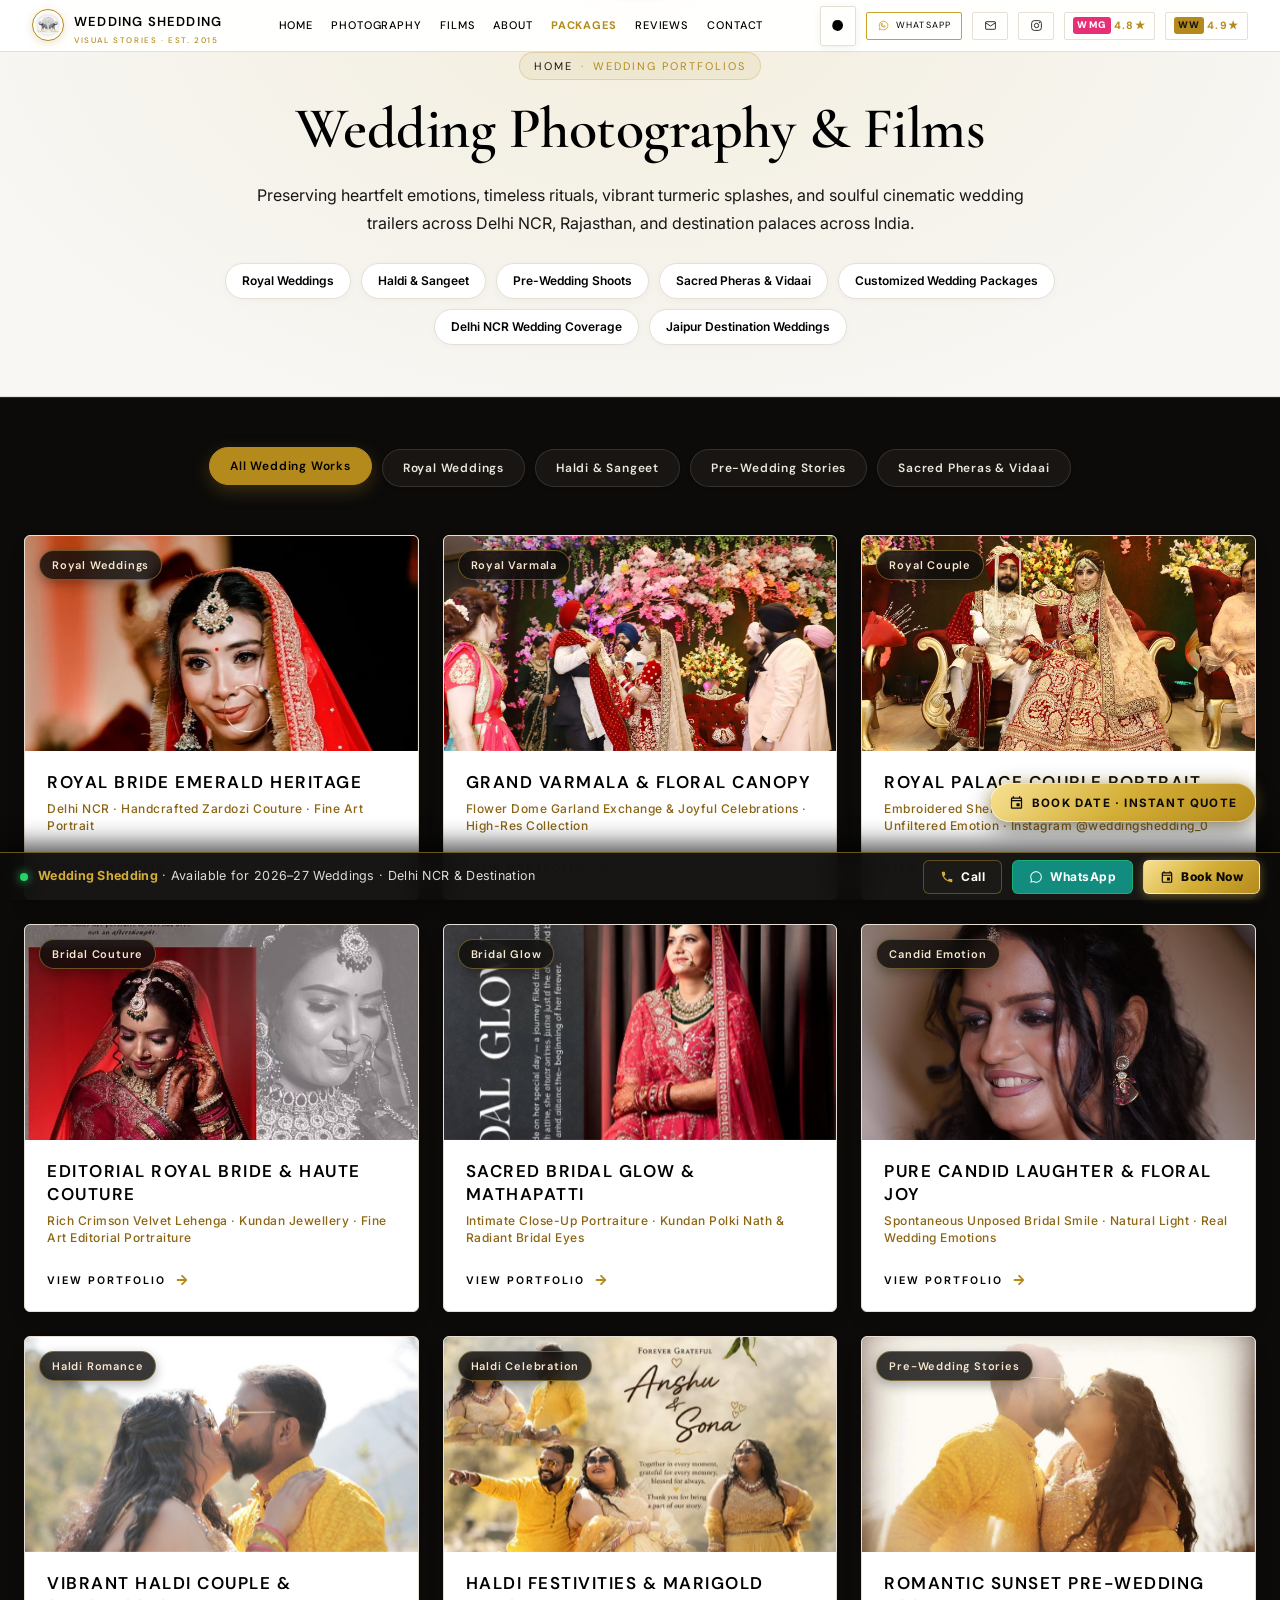
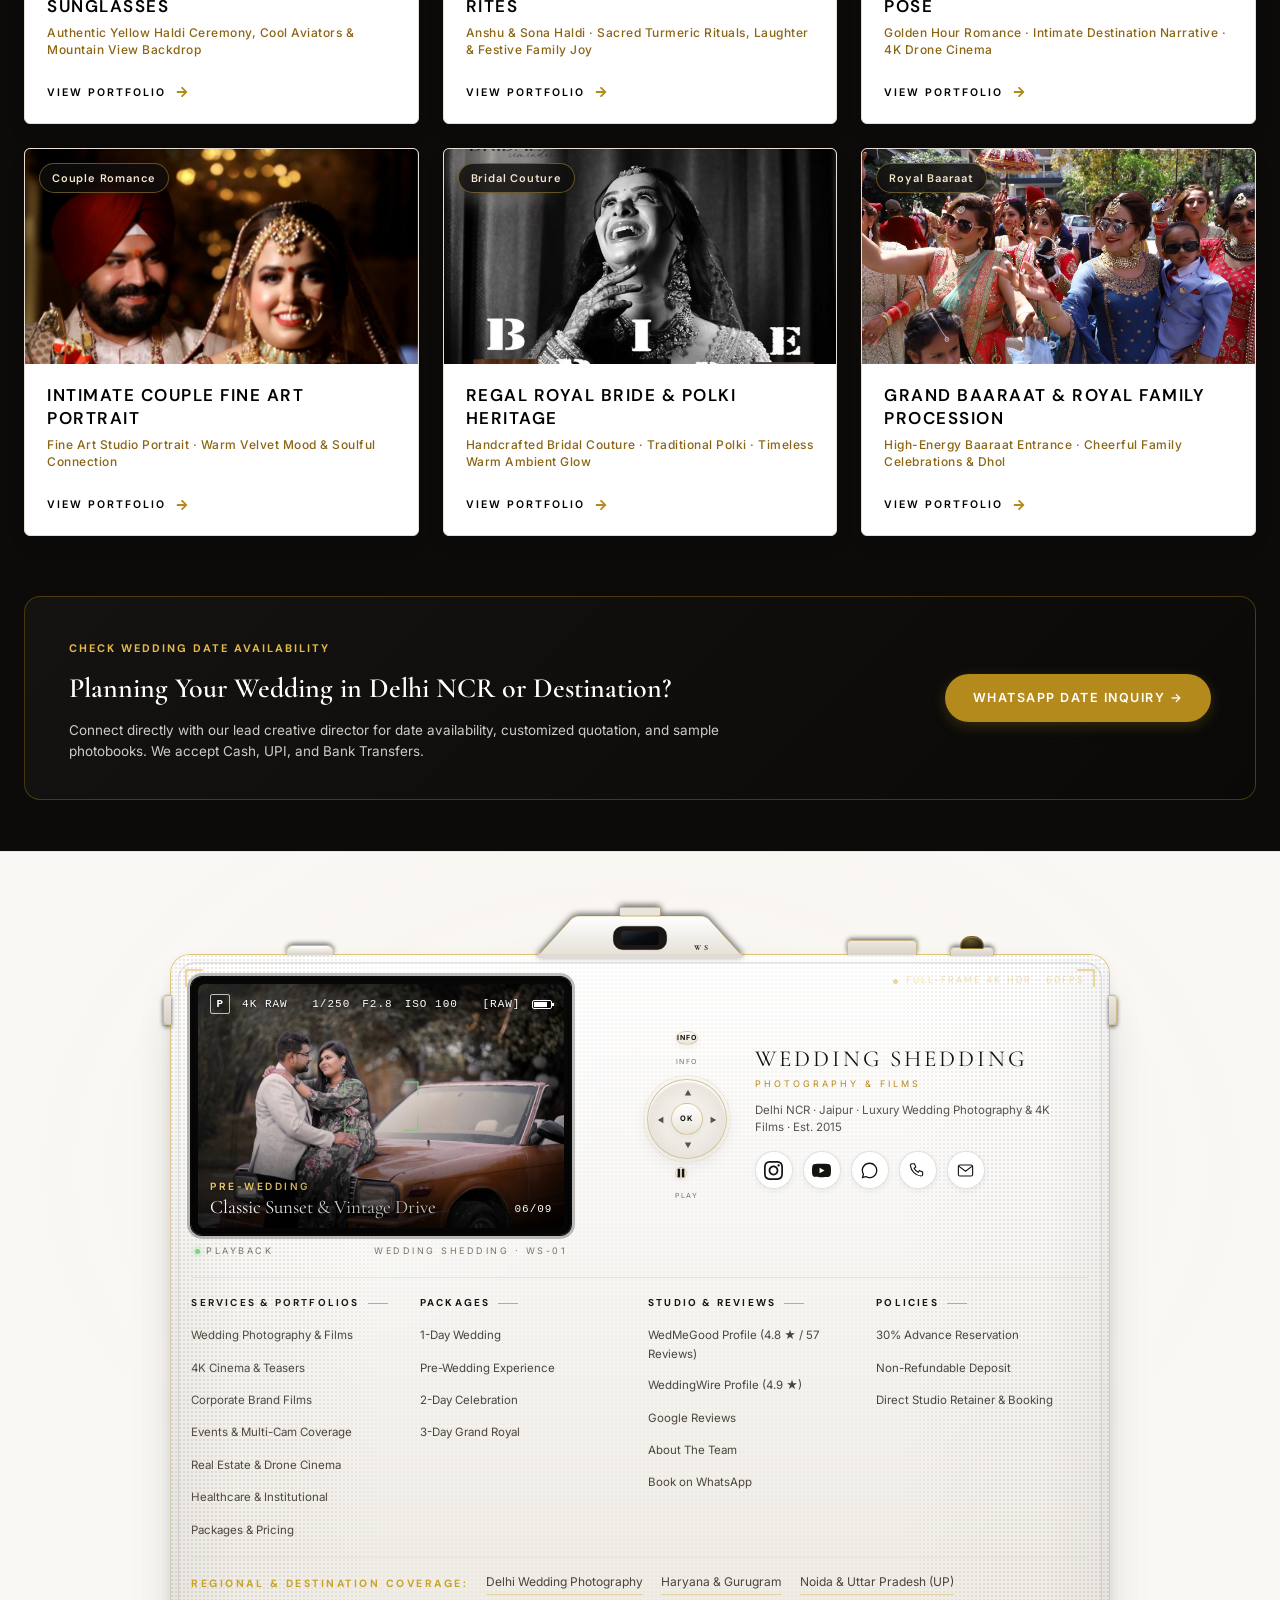
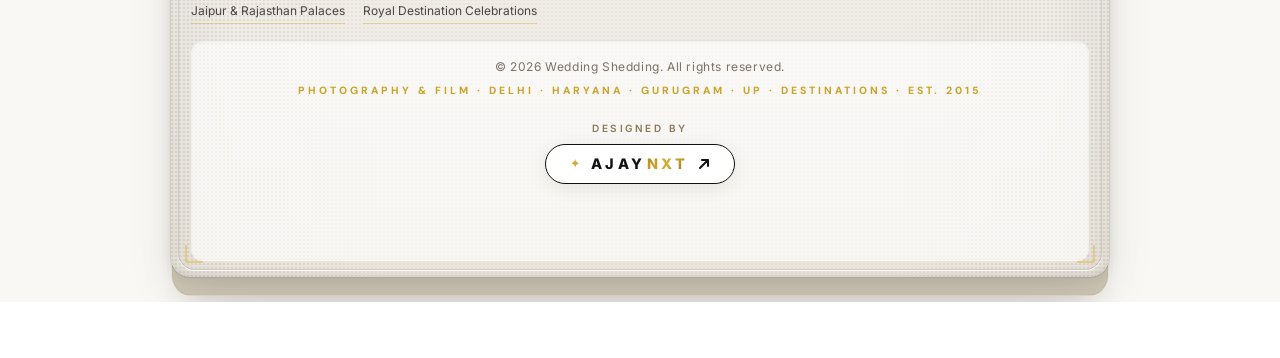
<file: weddings.html>
<!DOCTYPE html>
<html lang="en-IN">
<head>
  <!-- Google tag (gtag.js) -->
  <script async src="https://www.googletagmanager.com/gtag/js?id=G-HC5508FNHJ"></script>
  <script>
    window.dataLayer = window.dataLayer || [];
    function gtag(){dataLayer.push(arguments);}
    gtag('js', new Date());

    gtag('config', 'G-HC5508FNHJ');
  </script>

  <meta charset="UTF-8">
  <meta name="viewport" content="width=device-width, initial-scale=1.0, maximum-scale=5.0, viewport-fit=cover">

  <!-- Meta Pixel Code -->
  <script>
  !function(f,b,e,v,n,t,s)
  {if(f.fbq)return;n=f.fbq=function(){n.callMethod?
  n.callMethod.apply(n,arguments):n.queue.push(arguments)};
  if(!f._fbq)f._fbq=n;n.push=n;n.loaded=!0;n.version='2.0';
  n.queue=[];t=b.createElement(e);t.async=!0;
  t.src=v;s=b.getElementsByTagName(e)[0];
  s.parentNode.insertBefore(t,s)}(window, document,'script',
  'https://connect.facebook.net/en_US/fbevents.js');
  fbq('init', '1101168519325335');
  fbq('track', 'PageView');
  </script>
  
  <!-- End Meta Pixel Code -->
  <title>Candid Wedding Photography in Delhi | Wedding Shedding</title>
  <meta name="description" content="Candid and traditional wedding photography in Delhi NCR, including bridal portraits, pheras, Haldi, Mehndi and Sangeet. Explore galleries and request a quote.">
  <link rel="canonical" href="https://weddingshedding.in/weddings.html">
  <meta name="google-site-verification" content="yIkZlTq9istiy4zY-IwjsDpJom8qskt7l591G9nEr64">
  <meta name="p:domain_verify" content="9de3448f8d0cce7dc41e483d0ee1960b"/>
  <meta name="robots" content="index, follow, max-image-preview:large">
  <meta property="og:type" content="website">
  <meta property="og:site_name" content="Wedding Shedding">
  <meta property="og:title" content="Candid Wedding Photography in Delhi | Wedding Shedding">
  <meta property="og:description" content="Candid and traditional wedding photography in Delhi NCR, including bridal portraits, pheras, Haldi, Mehndi and Sangeet. Explore galleries and request a quote.">
  <meta property="og:url" content="https://weddingshedding.in/weddings.html">
  <meta property="og:image" content="https://weddingshedding.in/assets/images/ws_hero.jpg?v=3">
  <meta property="og:image:alt" content="Wedding photography and cinematic wedding films by Wedding Shedding.">
  <link rel="preconnect" href="https://fonts.googleapis.com">
  <link rel="preconnect" href="https://fonts.gstatic.com" crossorigin>
  <link rel="stylesheet" href="https://fonts.googleapis.com/css2?family=Alex+Brush&amp;family=Caveat:wght@400;600;700&amp;family=Great+Vibes&amp;family=Cormorant+Garamond:ital,wght@0,300;0,400;0,500;0,600;0,700;1,300;1,400;1,600&amp;family=DM+Sans:ital,opsz,wght@0,9..40,100..1000;1,9..40,100..1000&amp;family=Inter:wght@300;400;500;600;700&amp;family=Playfair+Display:ital,wght@0,400..900;1,400..900&amp;family=Syne:wght@400..800&amp;display=swap">
  <link rel="stylesheet" href="assets/css/style.css?v=12">
  <link rel="icon" type="image/png" href="assets/images/ws_logo.png?v=3">

  <!-- Schema.org Structured Data -->
  <script type="application/ld+json">
{
  "@context": "https://schema.org",
  "@graph": [
    {
      "@type": "BreadcrumbList",
      "itemListElement": [
        {
          "@type": "ListItem",
          "position": 1,
          "name": "Home",
          "item": "https://weddingshedding.in/"
        },
        {
          "@type": "ListItem",
          "position": 2,
          "name": "Luxury Weddings & 4K Cinema Films",
          "item": "https://weddingshedding.in/weddings.html"
        }
      ]
    },
    {
      "@type": "LocalBusiness",
      "name": "Wedding Shedding - Luxury Wedding Photography & Films",
      "image": "https://weddingshedding.in/assets/images/ws_hero.jpg",
      "@id": "https://weddingshedding.in/#business",
      "url": "https://weddingshedding.in/weddings.html",
      "telephone": "+917503550936",
      "email": "weddingshedding.india@gmail.com",
      "priceRange": "₹₹₹",
      "areaServed": [
        "Delhi",
        "Haryana",
        "Gurugram",
        "Uttar Pradesh",
        "Noida",
        "Greater Noida",
        "Ghaziabad",
        "Delhi NCR",
        "Jaipur",
        "Udaipur",
        "Rajasthan",
        "Goa",
        "India"
      ]
    }
  ]
}
  </script>
  <meta property="og:locale" content="en_IN">
  <meta name="twitter:card" content="summary_large_image">
  <meta name="twitter:url" content="https://weddingshedding.in/weddings.html">
  <meta name="twitter:title" content="Candid Wedding Photography in Delhi | Wedding Shedding">
  <meta name="twitter:description" content="Candid and traditional wedding photography in Delhi NCR, including bridal portraits, pheras, Haldi, Mehndi and Sangeet. Explore galleries and request a quote.">
  <meta name="twitter:image" content="https://weddingshedding.in/assets/images/ws_hero.jpg?v=3">
</head>
<body>
<noscript><img height="1" width="1" style="display:none" alt="" aria-hidden="true"
  src="https://www.facebook.com/tr?id=1101168519325335&ev=PageView&noscript=1"
  /></noscript>
  <!-- Wedding Shedding Magnetic Cursor -->
  <div class="nk-cursor-dot" id="nkCursorDot" aria-hidden="true"></div>
  <div class="nk-cursor-ring" id="nkCursorRing" aria-hidden="true"></div>

  <!-- SITE HEADER (WEDDING SHEDDING DUAL LUXURY BAR) -->
  <header class="site-header" id="nk-site-header">
    <div class="header-container">
      <!-- Mobile Left Burger -->
      <button class="mobile-menu-toggle nk-burger" aria-label="Open Menu">
        <span></span><span></span><span></span>
      </button>

      <!-- Center / Left Brand Logo -->
      <a href="/" class="site-logo" aria-label="Wedding Shedding">
        <div style="display:flex;align-items:center;gap:10px;">
          <img src="assets/images/ws_logo_light.png?v=3" alt="Wedding Shedding Logo" class="ws-logo-light" style="width:32px;height:32px;border-radius:50%;border:1.5px solid var(--g);box-shadow:0 2px 8px rgba(181,138,28,0.25);background:#FFFFFF;padding:2px;">
          <img src="assets/images/ws_logo_dark.png?v=3" alt="Wedding Shedding Logo" class="ws-logo-dark" style="width:32px;height:32px;border-radius:50%;border:1.5px solid var(--g);box-shadow:0 2px 10px rgba(0,0,0,0.6);background:#1A1715;padding:2px;">
          <div>
            <span class="brand-title">Wedding Shedding</span>
            <span class="brand-sub">Visual Stories &middot; Est. 2015</span>
          </div>
        </div>
      </a>

      <!-- Desktop Navigation -->
      <nav class="main-nav" aria-label="Main Navigation">
        <div class="nav-item">
          <a href="/" class="nav-link">Home</a>
        </div>
        <div class="nav-item">
          <a href="weddings.html" class="nav-link is-active">Photography</a>
        </div>
        <div class="nav-item">
          <a href="https://www.youtube.com/@weddingshedding2308/videos" target="_blank" rel="noopener" class="nav-link">Films</a>
        </div>
        <div class="nav-item">
          <a href="/#about" class="nav-link">About</a>
        </div>
        <div class="nav-item">
          <a href="/#packages" class="nav-link" style="color:var(--g);font-weight:700;">Packages</a>
        </div>
        <div class="nav-item">
          <a href="/#reviews" class="nav-link">Reviews</a>
        </div>
        <div class="nav-item">
          <a href="/#contact" class="nav-link">Contact</a>
        </div>
      </nav>

      <!-- Action Buttons (Wedding Shedding CTAs) -->
      <div class="header-actions nk-hdr-right">
        <!-- Theme Mode Switcher -->
        <button id="themeToggleBtn" class="theme-toggle-btn nk-hdr-btn" type="button" aria-label="Toggle White or Black Mode" title="Toggle White or Black Mode" style="width:36px;padding:0;">
          <svg class="sun-icon" viewBox="0 0 24 24"><path d="M12 7c-2.76 0-5 2.24-5 5s2.24 5 5 5 5-2.24 5-5-2.24-5-5-5zM2 13h2c.55 0 1-.45 1-1s-.45-1-1-1H2c-.55 0-1 .45-1 1s.45 1 1 1zm18 0h2c.55 0 1-.45 1-1s-.45-1-1-1h-2c-.55 0-1 .45-1 1s.45 1 1 1zM11 2v2c0 .55.45 1 1 1s1-.45 1-1V2c0-.55-.45-1-1-1s-1 .45-1 1zm0 18v2c0 .55.45 1 1 1s1-.45 1-1v-2c0-.55-.45-1-1-1s-1 .45-1 1zM5.99 4.58c-.39-.39-1.03-.39-1.41 0s-.39 1.03 0 1.41l1.06 1.06c.39.39 1.03.39 1.41 0s.39-1.03 0-1.41L5.99 4.58zm12.37 12.37c-.39-.39-1.03-.39-1.41 0s-.39 1.03 0 1.41l1.06 1.06c.39.39 1.03.39 1.41 0s.39-1.03 0-1.41l-1.06-1.06zm1.06-10.96c.39-.39.39-1.03 0-1.41s-1.03-.39-1.41 0l-1.06 1.06c-.39.39-.39 1.03 0 1.41s1.03.39 1.41 0l1.06-1.06zM7.05 18.36l-1.06 1.06c-.39.39-.39 1.03 0 1.41s1.03.39 1.41 0l1.06-1.06c.39-.39.39-1.03 0-1.41s-1.02-.39-1.41 0z"/></svg>
          <svg class="moon-icon" viewBox="0 0 24 24"><path d="M12.3 2a10 10 0 0 0-1.9 19.8 10 10 0 0 0 11.6-11.6A10 10 0 0 0 12.3 2z"/></svg>
        </button>

        <!-- WhatsApp Button -->
        <a class="nk-hdr-btn is-wa" href="https://wa.me/917503550936?text=Hi%20Wedding%20Shedding%2C%20I%20found%20you%20through%20your%20website." target="_blank" rel="noopener">
          <svg viewBox="0 0 24 24" fill="none" stroke="currentColor" stroke-width="1.5" aria-hidden="true"><path d="M4 20l1.3-3.8A8 8 0 1 1 12 20a8 8 0 0 1-4.2-1.2z"/><path d="M9 9.5c.3 1.8 1.7 3.3 3.5 4l1-1 2 .8c-.2 1-1 1.7-2 1.7A5.5 5.5 0 0 1 7.5 9.5c0-1 .7-1.8 1.7-2l.8 2z"/></svg>
          <span class="lbl-long">Chat on WhatsApp</span>
          <span class="lbl-short">WhatsApp</span>
        </a>

        <!-- Email Button -->
        <a class="nk-hdr-btn is-mail" href="mailto:weddingshedding.india@gmail.com" aria-label="Email Wedding Shedding">
          <svg viewBox="0 0 24 24" fill="none" stroke="currentColor" stroke-width="1.5" aria-hidden="true"><rect x="3" y="5" width="18" height="14" rx="1"/><path d="M3 7l9 6 9-6"/></svg>
          <span class="lbl">Email</span>
        </a>

        <!-- Instagram Button -->
        <a class="nk-hdr-btn is-ig" href="https://www.instagram.com/weddingshedding_0" target="_blank" rel="noopener" aria-label="Wedding Shedding on Instagram">
          <svg viewBox="0 0 24 24" fill="none" stroke="currentColor" stroke-width="1.5" aria-hidden="true"><rect x="3" y="3" width="18" height="18" rx="5"/><circle cx="12" cy="12" r="4"/><circle cx="17.5" cy="6.5" r="0.6" fill="currentColor"/></svg>
        </a>

        <!-- WedMeGood 4.8★ & WeddingWire 4.9★ Trust Badges -->
        <a href="https://www.wedmegood.com/profile/Wedding-Shedding-506041/reviews" target="_blank" rel="noopener" class="nk-hdr-btn" title="WedMeGood 4.8 Rating (57 Reviews)" aria-label="WedMeGood Reviews" style="padding:0 8px;gap:3px;">
          <span style="font-size:9.5px;font-weight:900;background:#E72E77;color:#fff;padding:1px 4px;border-radius:3px;">WMG</span>
          <span style="font-size:10.5px;font-weight:700;color:var(--g);">4.8★</span>
        </a>

        <a href="https://www.weddingwire.in/wedding-photographers/wedding-shedding--e385150" target="_blank" rel="noopener" class="nk-hdr-btn" title="WeddingWire 4.9 Rating &amp; Award Winner" aria-label="WeddingWire Profile" style="padding:0 8px;gap:3px;">
          <span style="font-size:9.5px;font-weight:900;background:var(--g);color:#1A1715;padding:1px 4px;border-radius:3px;">WW</span>
          <span style="font-size:10.5px;font-weight:700;color:var(--g);">4.9★</span>
        </a>
      </div>

      <!-- Mobile WhatsApp Icon -->
      <a class="nk-hdr-wa" href="https://wa.me/917503550936?text=Hi%20Wedding%20Shedding%2C%20I%20found%20you%20through%20your%20website." target="_blank" rel="noopener" aria-label="Message Wedding Shedding on WhatsApp">
        <svg viewBox="0 0 24 24" fill="none" stroke="currentColor" stroke-width="1.5" aria-hidden="true"><path d="M4 20l1.3-3.8A8 8 0 1 1 12 20a8 8 0 0 1-4.2-1.2z"/><path d="M9 9.5c.3 1.8 1.7 3.3 3.5 4l1-1 2 .8c-.2 1-1 1.7-2 1.7A5.5 5.5 0 0 1 7.5 9.5c0-1 .7-1.8 1.7-2l.8 2z"/></svg>
      </a>
    </div>
  </header>

  <!-- Mobile Drawer -->
  <aside class="mobile-drawer" aria-label="Mobile Menu">
    <div class="mobile-drawer-header">
      <div style="display:flex;align-items:center;gap:10px;">
        <img src="assets/images/ws_logo_light.png?v=3" alt="Wedding Shedding" class="ws-logo-light" style="width:36px;height:36px;border-radius:50%;border:1px solid var(--g);background:#FFFFFF;padding:2px;">
        <img src="assets/images/ws_logo_dark.png?v=3" alt="Wedding Shedding" class="ws-logo-dark" style="width:36px;height:36px;border-radius:50%;border:1px solid var(--g);background:#1A1715;padding:2px;">
        <span class="brand-title">Wedding Shedding</span>
      </div>
      <div style="display:flex;align-items:center;gap:8px;">
        <button id="themeToggleBtnMobile" class="theme-toggle-btn" type="button" aria-label="Toggle White or Black Mode" style="width:34px;height:34px;">
          <svg class="sun-icon" viewBox="0 0 24 24"><path d="M12 7c-2.76 0-5 2.24-5 5s2.24 5 5 5 5-2.24 5-5-2.24-5-5-5zM2 13h2c.55 0 1-.45 1-1s-.45-1-1-1H2c-.55 0-1 .45-1 1s.45 1 1 1zm18 0h2c.55 0 1-.45 1-1s-.45-1-1-1h-2c-.55 0-1 .45-1 1s.45 1 1 1zM11 2v2c0 .55.45 1 1 1s1-.45 1-1V2c0-.55-.45-1-1-1s-1 .45-1 1zm0 18v2c0 .55.45 1 1 1s1-.45 1-1v-2c0-.55-.45-1-1-1s-1 .45-1 1zM5.99 4.58c-.39-.39-1.03-.39-1.41 0s-.39 1.03 0 1.41l1.06 1.06c.39.39 1.03.39 1.41 0s.39-1.03 0-1.41L5.99 4.58zm12.37 12.37c-.39-.39-1.03-.39-1.41 0s-.39 1.03 0 1.41l1.06 1.06c.39.39 1.03.39 1.41 0s.39-1.03 0-1.41l-1.06-1.06zm1.06-10.96c.39-.39.39-1.03 0-1.41s-1.03-.39-1.41 0l-1.06 1.06c-.39.39-.39 1.03 0 1.41s1.03.39 1.41 0l1.06-1.06zM7.05 18.36l-1.06 1.06c-.39.39-.39 1.03 0 1.41s1.03.39 1.41 0l1.06-1.06c.39-.39.39-1.03 0-1.41s-1.02-.39-1.41 0z"/></svg>
          <svg class="moon-icon" viewBox="0 0 24 24"><path d="M12.3 2a10 10 0 0 0-1.9 19.8 10 10 0 0 0 11.6-11.6A10 10 0 0 0 12.3 2z"/></svg>
        </button>
        <button class="mobile-drawer-close" aria-label="Close Menu">&times;</button>
      </div>
    </div>
        <ul class="mobile-nav-list">
      <li class="mobile-nav-item"><a href="/">Home</a></li>
      <li class="mobile-nav-item"><a href="weddings.html" class="is-active">Photography</a></li>
      <li class="mobile-nav-item"><a href="https://www.youtube.com/@weddingshedding2308/videos" target="_blank" rel="noopener">Films</a></li>
      <li class="mobile-nav-item"><a href="/#about">About</a></li>
      <li class="mobile-nav-item"><a href="/#packages" style="color:var(--g);font-weight:700;">Packages</a></li>
      <li class="mobile-nav-item"><a href="/#reviews">Reviews</a></li>
      <li class="mobile-nav-item"><a href="/#contact">Contact</a></li>
    </ul>
  </aside>


  <!-- SUBPAGE HERO -->
  <section class="subpage-hero">
    <div class="subpage-hero-inner nkx-rv">
      <div class="subpage-breadcrumb">
        <a href="/">Home</a> &middot; <span>Wedding Portfolios</span>
      </div>
      <h1 class="subpage-title">Wedding Photography &amp; Films</h1>
      <p class="subpage-desc">Preserving heartfelt emotions, timeless rituals, vibrant turmeric splashes, and soulful cinematic wedding trailers across Delhi NCR, Rajasthan, and destination palaces across India.</p>
      <div class="subpage-pills">
        <span class="subpage-pill">Royal Weddings</span>
        <span class="subpage-pill">Haldi &amp; Sangeet</span>
        <span class="subpage-pill">Pre-Wedding Shoots</span>
        <span class="subpage-pill">Sacred Pheras &amp; Vidaai</span>
        <span class="subpage-pill">Customized Wedding Packages</span>
        <a href="delhi-ncr.html" class="subpage-pill">Delhi NCR Wedding Coverage</a>
        <a href="jaipur.html" class="subpage-pill">Jaipur Destination Weddings</a>
      </div>
    </div>
  </section>

  <!-- PORTFOLIO SECTION -->
  <section class="nk-projects-section" style="padding-top: 50px;">
    <!-- Filter Tabs -->
    <div class="portfolio-filter-bar nkx-rv" role="tablist">
      <button class="portfolio-filter-btn is-active" data-filter="all" role="tab" aria-selected="true">All Wedding Works</button>
      <button class="portfolio-filter-btn" data-filter="royal" role="tab" aria-selected="false">Royal Weddings</button>
      <button class="portfolio-filter-btn" data-filter="haldi" role="tab" aria-selected="false">Haldi &amp; Sangeet</button>
      <button class="portfolio-filter-btn" data-filter="prewed" role="tab" aria-selected="false">Pre-Wedding Stories</button>
      <button class="portfolio-filter-btn" data-filter="rituals" role="tab" aria-selected="false">Sacred Pheras &amp; Vidaai</button>
    </div>

    <!-- Grid -->
    <div class="projects-grid">
      <!-- Card 1: Royal Bride Emerald Heritage -->
      <div class="project-card nkx-rv" data-category="royal" data-project="royal-wedding">
        <div class="project-card-img">
          <img src="assets/images/ws_hero_red_bride_emerald.jpg" alt="Sacred Vedic Royal Bride in Red Lehenga with Emeralds by Wedding Shedding" loading="lazy" style="object-position: center 20%;">
          <span class="project-card-tag">Royal Weddings</span>
        </div>
        <div class="project-card-content">
          <h3 class="project-card-title">Royal Bride Emerald Heritage</h3>
          <p class="project-card-sub">Delhi NCR &middot; Handcrafted Zardozi Couture &middot; Fine Art Portrait</p>
          <div class="project-btn-wrap">
            <span class="btn-view-project">
              View Portfolio
              <svg viewBox="0 0 448 512"><path d="M190.5 66.9l22.2-22.2c9.4-9.4 24.6-9.4 33.9 0L441 239c9.4 9.4 9.4 24.6 0 33.9L246.6 467.3c-9.4 9.4-24.6 9.4-33.9 0l-22.2-22.2c-9.5-9.5-9.3-25 .4-34.3L311.4 296H24c-13.3 0-24-10.7-24-24v-32c0-13.3 10.7-24 24-24h287.4L190.9 101.2c-9.8-9.3-10-24.8-.4-34.3z"/></svg>
            </span>
          </div>
        </div>
      </div>

      <!-- Card 2: Grand Varmala & Floral Canopy -->
      <div class="project-card nkx-rv" data-category="royal rituals" data-project="royal-wedding">
        <div class="project-card-img">
          <img src="assets/images/ws_celebration_01.jpg?v=4" alt="Grand Varmala & Floral Canopy by Wedding Shedding" loading="lazy">
          <span class="project-card-tag">Royal Varmala</span>
        </div>
        <div class="project-card-content">
          <h3 class="project-card-title">Grand Varmala &amp; Floral Canopy</h3>
          <p class="project-card-sub">Flower Dome Garland Exchange &amp; Joyful Celebrations &middot; High-Res Collection</p>
          <div class="project-btn-wrap">
            <span class="btn-view-project">
              View Portfolio
              <svg viewBox="0 0 448 512"><path d="M190.5 66.9l22.2-22.2c9.4-9.4 24.6-9.4 33.9 0L441 239c9.4 9.4 9.4 24.6 0 33.9L246.6 467.3c-9.4 9.4-24.6 9.4-33.9 0l-22.2-22.2c-9.5-9.5-9.3-25 .4-34.3L311.4 296H24c-13.3 0-24-10.7-24-24v-32c0-13.3 10.7-24 24-24h287.4L190.9 101.2c-9.8-9.3-10-24.8-.4-34.3z"/></svg>
            </span>
          </div>
        </div>
      </div>

      <!-- Card 3: Royal Couple Palace Portrait -->
      <div class="project-card nkx-rv" data-category="royal prewed" data-project="royal-wedding">
        <div class="project-card-img">
          <img src="assets/images/ws_photo-04.jpg" alt="Royal Wedding Couple Mandap Portrait by Wedding Shedding" loading="lazy">
          <span class="project-card-tag">Royal Couple</span>
        </div>
        <div class="project-card-content">
          <h3 class="project-card-title">Royal Palace Couple Portrait</h3>
          <p class="project-card-sub">Embroidered Sherwani &amp; Velvet Red Lehenga &middot; Unfiltered Emotion &middot; Instagram @weddingshedding_0</p>
          <div class="project-btn-wrap">
            <span class="btn-view-project">
              View Portfolio
              <svg viewBox="0 0 448 512"><path d="M190.5 66.9l22.2-22.2c9.4-9.4 24.6-9.4 33.9 0L441 239c9.4 9.4 9.4 24.6 0 33.9L246.6 467.3c-9.4 9.4-24.6 9.4-33.9 0l-22.2-22.2c-9.5-9.5-9.3-25 .4-34.3L311.4 296H24c-13.3 0-24-10.7-24-24v-32c0-13.3 10.7-24 24-24h287.4L190.9 101.2c-9.8-9.3-10-24.8-.4-34.3z"/></svg>
            </span>
          </div>
        </div>
      </div>

      <!-- Card 4: Editorial Royal Bride in Red Lehenga -->
      <div class="project-card nkx-rv" data-category="royal" data-project="royal-wedding">
        <div class="project-card-img">
          <img src="assets/images/instagram/ig_post_03_editorial_bride.jpg" alt="Editorial Royal Bride in Red Lehenga by Wedding Shedding" loading="lazy">
          <span class="project-card-tag">Bridal Couture</span>
        </div>
        <div class="project-card-content">
          <h3 class="project-card-title">Editorial Royal Bride &amp; Haute Couture</h3>
          <p class="project-card-sub">Rich Crimson Velvet Lehenga &middot; Kundan Jewellery &middot; Fine Art Editorial Portraiture</p>
          <div class="project-btn-wrap">
            <span class="btn-view-project">
              View Portfolio
              <svg viewBox="0 0 448 512"><path d="M190.5 66.9l22.2-22.2c9.4-9.4 24.6-9.4 33.9 0L441 239c9.4 9.4 9.4 24.6 0 33.9L246.6 467.3c-9.4 9.4-24.6 9.4-33.9 0l-22.2-22.2c-9.5-9.5-9.3-25 .4-34.3L311.4 296H24c-13.3 0-24-10.7-24-24v-32c0-13.3 10.7-24 24-24h287.4L190.9 101.2c-9.8-9.3-10-24.8-.4-34.3z"/></svg>
            </span>
          </div>
        </div>
      </div>

      <!-- Card 5: Sacred Bridal Glow & Mathapatti -->
      <div class="project-card nkx-rv" data-category="royal rituals" data-project="rituals-traditions">
        <div class="project-card-img">
          <img src="assets/images/instagram/ig_post_01_bride_glow.jpg" alt="Sacred Bridal Glow & Mathapatti by Wedding Shedding" loading="lazy">
          <span class="project-card-tag">Bridal Glow</span>
        </div>
        <div class="project-card-content">
          <h3 class="project-card-title">Sacred Bridal Glow &amp; Mathapatti</h3>
          <p class="project-card-sub">Intimate Close-Up Portraiture &middot; Kundan Polki Nath &amp; Radiant Bridal Eyes</p>
          <div class="project-btn-wrap">
            <span class="btn-view-project">
              View Portfolio
              <svg viewBox="0 0 448 512"><path d="M190.5 66.9l22.2-22.2c9.4-9.4 24.6-9.4 33.9 0L441 239c9.4 9.4 9.4 24.6 0 33.9L246.6 467.3c-9.4 9.4-24.6 9.4-33.9 0l-22.2-22.2c-9.5-9.5-9.3-25 .4-34.3L311.4 296H24c-13.3 0-24-10.7-24-24v-32c0-13.3 10.7-24 24-24h287.4L190.9 101.2c-9.8-9.3-10-24.8-.4-34.3z"/></svg>
            </span>
          </div>
        </div>
      </div>

      <!-- Card 6: Pure Candid Laughter & Joy -->
      <div class="project-card nkx-rv" data-category="rituals royal" data-project="rituals-traditions">
        <div class="project-card-img">
          <img src="assets/images/instagram/ig_post_05_candid_smile.jpg" alt="Pure Candid Bridal Laughter & Joy by Wedding Shedding" loading="lazy">
          <span class="project-card-tag">Candid Emotion</span>
        </div>
        <div class="project-card-content">
          <h3 class="project-card-title">Pure Candid Laughter &amp; Floral Joy</h3>
          <p class="project-card-sub">Spontaneous Unposed Bridal Smile &middot; Natural Light &middot; Real Wedding Emotions</p>
          <div class="project-btn-wrap">
            <span class="btn-view-project">
              View Portfolio
              <svg viewBox="0 0 448 512"><path d="M190.5 66.9l22.2-22.2c9.4-9.4 24.6-9.4 33.9 0L441 239c9.4 9.4 9.4 24.6 0 33.9L246.6 467.3c-9.4 9.4-24.6 9.4-33.9 0l-22.2-22.2c-9.5-9.5-9.3-25 .4-34.3L311.4 296H24c-13.3 0-24-10.7-24-24v-32c0-13.3 10.7-24 24-24h287.4L190.9 101.2c-9.8-9.3-10-24.8-.4-34.3z"/></svg>
            </span>
          </div>
        </div>
      </div>

      <!-- Card 7: Vibrant Haldi Couple (Google Maps Verified) -->
      <div class="project-card nkx-rv" data-category="haldi royal" data-project="haldi-sangeet">
        <div class="project-card-img">
          <img src="assets/images/ws_haldi_couple.jpg?v=4" alt="Vibrant Haldi Couple with Sunglasses by Wedding Shedding" loading="lazy">
          <span class="project-card-tag">Haldi Romance</span>
        </div>
        <div class="project-card-content">
          <h3 class="project-card-title">Vibrant Haldi Couple &amp; Sunglasses</h3>
          <p class="project-card-sub">Authentic Yellow Haldi Ceremony, Cool Aviators &amp; Mountain View Backdrop</p>
          <div class="project-btn-wrap">
            <span class="btn-view-project">
              View Portfolio
              <svg viewBox="0 0 448 512"><path d="M190.5 66.9l22.2-22.2c9.4-9.4 24.6-9.4 33.9 0L441 239c9.4 9.4 9.4 24.6 0 33.9L246.6 467.3c-9.4 9.4-24.6 9.4-33.9 0l-22.2-22.2c-9.5-9.5-9.3-25 .4-34.3L311.4 296H24c-13.3 0-24-10.7-24-24v-32c0-13.3 10.7-24 24-24h287.4L190.9 101.2c-9.8-9.3-10-24.8-.4-34.3z"/></svg>
            </span>
          </div>
        </div>
      </div>

      <!-- Card 8: Joyful Haldi Ceremony of Anshu & Sona -->
      <div class="project-card nkx-rv" data-category="haldi rituals" data-project="haldi-sangeet">
        <div class="project-card-img">
          <img src="assets/images/instagram/ig_post_08_haldi_anshu_sona.jpg" alt="Joyful Haldi Ceremony Anshu & Sona by Wedding Shedding" loading="lazy">
          <span class="project-card-tag">Haldi Celebration</span>
        </div>
        <div class="project-card-content">
          <h3 class="project-card-title">Haldi Festivities &amp; Marigold Rites</h3>
          <p class="project-card-sub">Anshu &amp; Sona Haldi &middot; Sacred Turmeric Rituals, Laughter &amp; Festive Family Joy</p>
          <div class="project-btn-wrap">
            <span class="btn-view-project">
              View Portfolio
              <svg viewBox="0 0 448 512"><path d="M190.5 66.9l22.2-22.2c9.4-9.4 24.6-9.4 33.9 0L441 239c9.4 9.4 9.4 24.6 0 33.9L246.6 467.3c-9.4 9.4-24.6 9.4-33.9 0l-22.2-22.2c-9.5-9.5-9.3-25 .4-34.3L311.4 296H24c-13.3 0-24-10.7-24-24v-32c0-13.3 10.7-24 24-24h287.4L190.9 101.2c-9.8-9.3-10-24.8-.4-34.3z"/></svg>
            </span>
          </div>
        </div>
      </div>

      <!-- Card 9: Romantic Sunset Pre-Wedding Pose -->
      <div class="project-card nkx-rv" data-category="prewed" data-project="pre-wedding">
        <div class="project-card-img">
          <img src="assets/images/instagram/ig_post_pinned_cinematic_couple.jpg" alt="Romantic Pre-Wedding Shoot by Wedding Shedding" loading="lazy">
          <span class="project-card-tag">Pre-Wedding Stories</span>
        </div>
        <div class="project-card-content">
          <h3 class="project-card-title">Romantic Sunset Pre-Wedding Pose</h3>
          <p class="project-card-sub">Golden Hour Romance &middot; Intimate Destination Narrative &middot; 4K Drone Cinema</p>
          <div class="project-btn-wrap">
            <span class="btn-view-project">
              View Portfolio
              <svg viewBox="0 0 448 512"><path d="M190.5 66.9l22.2-22.2c9.4-9.4 24.6-9.4 33.9 0L441 239c9.4 9.4 9.4 24.6 0 33.9L246.6 467.3c-9.4 9.4-24.6 9.4-33.9 0l-22.2-22.2c-9.5-9.5-9.3-25 .4-34.3L311.4 296H24c-13.3 0-24-10.7-24-24v-32c0-13.3 10.7-24 24-24h287.4L190.9 101.2c-9.8-9.3-10-24.8-.4-34.3z"/></svg>
            </span>
          </div>
        </div>
      </div>

      <!-- Card 10: Intimate Couple Fine Art Studio Portrait -->
      <div class="project-card nkx-rv" data-category="prewed royal" data-project="pre-wedding">
        <div class="project-card-img">
          <img src="assets/images/ws_couple_portrait.jpg?v=4" alt="Intimate Couple Fine Art Studio Portrait by Wedding Shedding" loading="lazy">
          <span class="project-card-tag">Couple Romance</span>
        </div>
        <div class="project-card-content">
          <h3 class="project-card-title">Intimate Couple Fine Art Portrait</h3>
          <p class="project-card-sub">Fine Art Studio Portrait &middot; Warm Velvet Mood &amp; Soulful Connection</p>
          <div class="project-btn-wrap">
            <span class="btn-view-project">
              View Portfolio
              <svg viewBox="0 0 448 512"><path d="M190.5 66.9l22.2-22.2c9.4-9.4 24.6-9.4 33.9 0L441 239c9.4 9.4 9.4 24.6 0 33.9L246.6 467.3c-9.4 9.4-24.6 9.4-33.9 0l-22.2-22.2c-9.5-9.5-9.3-25 .4-34.3L311.4 296H24c-13.3 0-24-10.7-24-24v-32c0-13.3 10.7-24 24-24h287.4L190.9 101.2c-9.8-9.3-10-24.8-.4-34.3z"/></svg>
            </span>
          </div>
        </div>
      </div>

      <!-- Card 11: Regal Royal Bride & Polki Heritage -->
      <div class="project-card nkx-rv" data-category="rituals royal" data-project="rituals-traditions">
        <div class="project-card-img">
          <img src="assets/images/instagram/ig_post_07_fashion_bride.jpg" alt="Regal Royal Bride &amp; Polki Heritage by Wedding Shedding" loading="lazy">
          <span class="project-card-tag">Bridal Couture</span>
        </div>
        <div class="project-card-content">
          <h3 class="project-card-title">Regal Royal Bride &amp; Polki Heritage</h3>
          <p class="project-card-sub">Handcrafted Bridal Couture &middot; Traditional Polki &middot; Timeless Warm Ambient Glow</p>
          <div class="project-btn-wrap">
            <span class="btn-view-project">
              View Portfolio
              <svg viewBox="0 0 448 512"><path d="M190.5 66.9l22.2-22.2c9.4-9.4 24.6-9.4 33.9 0L441 239c9.4 9.4 9.4 24.6 0 33.9L246.6 467.3c-9.4 9.4-24.6 9.4-33.9 0l-22.2-22.2c-9.5-9.5-9.3-25 .4-34.3L311.4 296H24c-13.3 0-24-10.7-24-24v-32c0-13.3 10.7-24 24-24h287.4L190.9 101.2c-9.8-9.3-10-24.8-.4-34.3z"/></svg>
            </span>
          </div>
        </div>
      </div>

      <!-- Card 12: Grand Baaraat & Royal Family Procession -->
      <div class="project-card nkx-rv" data-category="royal haldi" data-project="royal-wedding">
        <div class="project-card-img">
          <img src="assets/images/ws_family_01.jpg?v=4" alt="Grand Baaraat & Royal Family Procession by Wedding Shedding" loading="lazy">
          <span class="project-card-tag">Royal Baaraat</span>
        </div>
        <div class="project-card-content">
          <h3 class="project-card-title">Grand Baaraat &amp; Royal Family Procession</h3>
          <p class="project-card-sub">High-Energy Baaraat Entrance &middot; Cheerful Family Celebrations &amp; Dhol</p>
          <div class="project-btn-wrap">
            <span class="btn-view-project">
              View Portfolio
              <svg viewBox="0 0 448 512"><path d="M190.5 66.9l22.2-22.2c9.4-9.4 24.6-9.4 33.9 0L441 239c9.4 9.4 9.4 24.6 0 33.9L246.6 467.3c-9.4 9.4-24.6 9.4-33.9 0l-22.2-22.2c-9.5-9.5-9.3-25 .4-34.3L311.4 296H24c-13.3 0-24-10.7-24-24v-32c0-13.3 10.7-24 24-24h287.4L190.9 101.2c-9.8-9.3-10-24.8-.4-34.3z"/></svg>
            </span>
          </div>
        </div>
      </div>
    </div>

    <!-- Booking CTA Banner -->
    <div class="client-drive-banner nkx-rv" style="max-width:1240px;margin:60px auto 0;background:linear-gradient(135deg, #141312 0%, #0A0908 100%);border:1px solid rgba(181,138,28,0.35);border-radius:16px;padding:36px clamp(20px, 4vw, 44px);display:flex;align-items:center;justify-content:space-between;gap:24px;flex-wrap:wrap;">
      <div style="max-width:720px;">
        <span style="display:inline-flex;align-items:center;gap:8px;font-family:var(--font-display);font-size:11px;font-weight:700;letter-spacing:2px;text-transform:uppercase;color:#E2B94A;margin-bottom:8px;">
          Check Wedding Date Availability
        </span>
        <h3 style="font-family:var(--font-serif);font-size:clamp(20px, 2.2vw, 28px);font-weight:600;color:#FFFFFF;margin:0 0 8px 0;">Planning Your Wedding in Delhi NCR or Destination?</h3>
        <p style="font-family:var(--font-sans);font-size:13.5px;color:#D0CCC5;line-height:1.6;margin:0;">Connect directly with our lead creative director for date availability, customized quotation, and sample photobooks. We accept Cash, UPI, and Bank Transfers.</p>
      </div>
      <div style="display:flex;gap:14px;flex-wrap:wrap;">
        <a href="https://wa.me/917503550936?text=Hi%20Wedding%20Shedding,%20I%20am%20inquiring%20about%20Wedding%20Photography%20dates." target="_blank" rel="noopener" class="btn-gold-solid" style="padding:14px 28px;border-radius:30px;font-size:12.5px;">
          WhatsApp Date Inquiry &rarr;
        </a>
      </div>
    </div>
  </section>

  <!-- Project Modal & Lightbox Viewer -->
  <div class="nk-proj-modal" id="nkProjModal" hidden>
    <div class="nk-proj-modal__backdrop" data-proj-close></div>
    <div class="nk-proj-modal__panel" role="dialog" aria-modal="true">
      <div class="nk-proj-modal__bar">
        <div>
          <span class="nk-proj-modal__title" id="nkProjTitle">Media Showcase</span>
          <span class="nk-proj-modal__count"></span>
        </div>
        <div style="display:flex;align-items:center;gap:12px;">
          <button class="nk-proj-modal__close" data-proj-close aria-label="Close gallery">&times;</button>
        </div>
      </div>
      <div class="nk-proj-modal__grid"></div>
    </div>
  </div>

  <div class="nk-proj-viewer" id="nkProjViewer" hidden>
    <button class="nk-proj-viewer__close" data-proj-vclose aria-label="Close viewer">&times;</button>
    <button class="nk-proj-viewer__prev" aria-label="Previous image">&lsaquo;</button>
    <img src="[data-uri]" alt="Expanded portfolio view" class="nk-proj-viewer__img">
    <button class="nk-proj-viewer__next" aria-label="Next image">&rsaquo;</button>
    <div class="nk-proj-viewer__count"></div>
  </div>

  <!-- RETRO CAMERA FOOTER -->
  <footer class="nkf" id="nkf" aria-label="Site footer" data-init="1" style="--dur: 3000ms;">
    <div class="nkf__scene">
      <span class="nkf__depth" aria-hidden="true"></span>
      <div class="nkf__cam">
        <span class="nkf__inner" aria-hidden="true"></span>
        <!-- Camera Reticle Corner Marks (CAMRE WALE NISAN) -->
        <div class="nkf__corners" aria-hidden="true">
          <span class="tl"></span>
          <span class="tr"></span>
          <span class="bl"></span>
          <span class="br"></span>
        </div>
        <div class="nkf__spec-tag" aria-hidden="true">FULL-FRAME 4K HDR &middot; 60FPS</div>
        <!-- Top Plate with Vintage Viewfinder & Prism -->
        <div class="nkf__plate" aria-hidden="true">
          <svg class="nkf__hump" viewBox="0 0 260 56">
            <defs>
              <linearGradient id="nkfHump" x1="0" y1="0" x2="0" y2="1"><stop offset="0" stop-color="#2a2620"/><stop offset="1" stop-color="#1f1c17"/></linearGradient>
              <linearGradient id="nkfHumpLight" x1="0" y1="0" x2="0" y2="1"><stop offset="0" stop-color="#FFFFFF"/><stop offset="1" stop-color="#E5E0D6"/></linearGradient>
              <linearGradient id="nkfVF" x1="0" y1="0" x2="1" y2="1"><stop offset="0" stop-color="#2b3140"/><stop offset=".5" stop-color="#0b0d12"/><stop offset="1" stop-color="#050505"/></linearGradient>
            </defs>
            <path class="hb" d="M0 56 L40 12 Q45 5 53 5 H207 Q215 5 220 12 L260 56" />
            <rect class="cv" x="0.5" y="53.5" width="259" height="5" />
            <rect class="shoe" x="104" y="-6" width="52" height="11" rx="2" />
            <rect class="cup" x="96" y="18" width="68" height="30" rx="12" />
            <rect class="vf" x="106" y="24" width="48" height="18" rx="5" />
            <text class="brand" x="220" y="48" text-anchor="end">WS</text>
          </svg>
          <span class="nkf__lever"></span><span class="nkf__dial"></span><span class="nkf__shutter"><i></i></span>
          <span class="nkf__lug nkf__lug--l"></span><span class="nkf__lug nkf__lug--r"></span>
        </div>

        <!-- Camera LCD Screen & Controls -->
        <div class="nkf__main">
          <div class="nkf__screenwrap">
            <div class="nkf__screen" role="region" aria-roledescription="carousel" aria-label="Recent work playback" tabindex="0">
              <div class="nkf__glass">
                <!-- Slide 01: Bridal Portrait (Perfect Center Composition) -->
                <figure class="nkf__slide is-on" data-cat="Bridal Portrait" data-t="Sacred Elegance &amp; Polki Heirlooms">
                  <img src="assets/images/ws_photo-08.jpg" alt="Regal bride in sacred red veil and polki heirloom jewelry" loading="lazy" decoding="async">
                </figure>

                <!-- Slide 02: Royal Stage Mandap Decor & Couple -->
                <figure class="nkf__slide" data-cat="Royal Stage" data-t="Vedic Mandap &amp; Golden Throne">
                  <img src="assets/images/ws_photo-04.jpg" alt="Bride and groom on royal wedding stage surrounded by golden floral decor" loading="lazy" decoding="async">
                </figure>

                <!-- Slide 03: Royal Varmala Celebration Stage -->
                <figure class="nkf__slide" data-cat="Varmala Stage" data-t="Royal Floral Backdrop &amp; Celebration">
                  <img src="assets/images/ws_celebration_01.jpg" alt="Joyful wedding varmala stage celebration with golden floral backdrop by Wedding Shedding" loading="lazy" decoding="async">
                </figure>

                <!-- Slide 04: Candid Emotion & Laughter -->
                <figure class="nkf__slide" data-cat="Candid Joy" data-t="Unscripted Laughter &amp; Eternal Vows">
                  <img src="assets/images/ws_photo-09.jpg" alt="Joyful candid bride and groom laughing together" loading="lazy" decoding="async">
                </figure>

                <!-- Slide 05: Varmala & Kaleere Dance Celebration -->
                <figure class="nkf__slide" data-cat="Varmala &amp; Dance" data-t="Celebratory Kaleere Moments">
                  <img src="assets/images/ws_photo-02.jpg" alt="Groom and bride dancing joyfully with golden kaleere" loading="lazy" decoding="async">
                </figure>

                <!-- Slide 06: Pre-Wedding Classic Vintage Drive -->
                <figure class="nkf__slide" data-cat="Pre-Wedding" data-t="Classic Sunset &amp; Vintage Drive">
                  <img src="assets/images/ws_hero_vintage_car_couple.jpg" alt="Couple portrait with vintage sports car during sunset" loading="lazy" decoding="async">
                </figure>

                <!-- Slide 07: Bridal Entry & Floral Chandelier -->
                <figure class="nkf__slide" data-cat="Bridal Entry" data-t="Floral Chandelier &amp; Sacred Steps">
                  <img src="assets/images/ws_photo-03.jpg" alt="Bride in royal red lehenga entering under floral chandelier" loading="lazy" decoding="async">
                </figure>

                <!-- Slide 08: Warm Golden Bokeh Varmala Portrait -->
                <figure class="nkf__slide" data-cat="Vedic Vows" data-t="Golden Bokeh &amp; Varmala Glow">
                  <img src="assets/images/ws_photo-05.jpg" alt="Bride and groom in red turban and lehenga with warm golden bokeh" loading="lazy" decoding="async">
                </figure>

                <!-- Slide 09: Epic Dramatic Flying Gown Bridge -->
                <figure class="nkf__slide" data-cat="Cinematic Pre-Wed" data-t="Dramatic Bridge &amp; Flying Red Gown">
                  <img src="assets/images/ws_hero_flying_gown_bridge.jpg" alt="Pre-wedding couple on suspension bridge with dramatic flying red gown" loading="lazy" decoding="async">
                </figure>

                <!-- Camera Focus Bracket (4 corners) -->
                <div class="nkf__af lock" aria-hidden="true">
                  <i></i><i></i><i></i><i></i>
                </div>

                <!-- Camera HUD Overlays -->
                <div class="nkf__hud" aria-hidden="true">
                  <div class="nkf__hud-t">
                    <span><em class="nkf__mode" style="font-style:normal;font-weight:700;">P</em> <span class="nkf__hide-m">4K RAW</span></span>
                    <span><span>1/250</span><span>F2.8</span><span>ISO 100</span></span>
                    <span><span class="nkf__hide-m">[RAW]</span><span class="nkf__batt"></span></span>
                  </div>
                  <div class="nkf__hud-b">
                    <span class="nkf__cap"><b class="nkf__cat">Bridal Portrait</b><span class="nkf__ttl">Sacred Elegance &amp; Polki Heirlooms</span></span>
                    <span class="nkf__ctr">01/09</span>
                  </div>
                </div>
                <span class="nkf__prog" aria-hidden="true" style="display:none;"></span>
              </div>
            </div>
            <div class="nkf__screen-lbl" aria-hidden="true">
              <span class="nkf__led">Playback</span>
              <span>Wedding Shedding &middot; WS-01</span>
            </div>
          </div>

          <!-- D-Pad Navigation Controls -->
          <div class="nkf__ctrl">
            <div class="nkf__col"><button type="button" class="nkf__b nkf__sm nkf__info" aria-label="Toggle screen info" aria-pressed="true"><span>INFO</span></button><span class="nkf__cap-lbl" aria-hidden="true">Info</span></div>
            <div class="nkf__pad" role="group" aria-label="Browse photos">
              <button type="button" class="nkf__arr nkf__arr--u" aria-label="Previous photo"><svg viewBox="0 0 10 10"><path d="M5 1l4 7H1z"/></svg></button>
              <button type="button" class="nkf__arr nkf__arr--l" aria-label="Previous photo"><svg viewBox="0 0 10 10"><path d="M5 1l4 7H1z"/></svg></button>
              <button type="button" class="nkf__b nkf__ok" aria-label="Pause slideshow"><span>OK</span></button>
              <button type="button" class="nkf__arr nkf__arr--r" aria-label="Next photo"><svg viewBox="0 0 10 10"><path d="M5 1l4 7H1z"/></svg></button>
              <button type="button" class="nkf__arr nkf__arr--d" aria-label="Next photo"><svg viewBox="0 0 10 10"><path d="M5 1l4 7H1z"/></svg></button>
            </div>
            <div class="nkf__col"><button type="button" class="nkf__b nkf__sm nkf__play" aria-label="Pause slideshow"><svg class="i-pause" viewBox="0 0 12 12"><path d="M2 1h3v10H2zM7 1h3v10H7z"/></svg><svg class="i-play" viewBox="0 0 12 12" style="display:none"><path d="M3 1l8 5-8 5z"/></svg></button><span class="nkf__cap-lbl" aria-hidden="true">Play</span></div>
          </div>

          <!-- Brand Profile -->
          <div class="nkf__brand">
            <p class="nkf__name">Wedding Shedding</p>
            <p class="nkf__sub">Photography &amp; Films</p>
            <p class="nkf__tag">Delhi NCR &middot; Jaipur &middot; Luxury Wedding Photography &amp; 4K Films &middot; Est. 2015</p>
            <div class="nkf__icons">
              <a href="https://www.instagram.com/weddingshedding_0" target="_blank" rel="noopener" class="nkf__ic" aria-label="Instagram" title="Instagram"><svg class="fill" viewBox="0 0 24 24"><path d="M12 2.163c3.204 0 3.584.012 4.85.07 3.252.148 4.771 1.691 4.919 4.919.058 1.265.069 1.645.069 4.849 0 3.205-.012 3.584-.069 4.849-.149 3.225-1.664 4.771-4.919 4.919-1.266.058-1.644.07-4.85.07-3.204 0-3.584-.012-4.849-.07-3.26-.149-4.771-1.699-4.919-4.92-.058-1.265-.07-1.644-.07-4.849 0-3.204.013-3.583.07-4.849.149-3.227 1.664-4.771 4.919-4.919 1.266-.057 1.645-.069 4.849-.069zm0-2.163c-3.259 0-3.667.014-4.947.072-4.358.2-6.78 2.618-6.98 6.98-.059 1.281-.073 1.689-.073 4.948 0 3.259.014 3.668.072 4.948.2 4.358 2.618 6.78 6.98 6.98 1.281.058 1.689.072 4.948.072 3.259 0 3.668-.014 4.948-.072 4.354-.2 6.782-2.618 6.979-6.98.059-1.28.073-1.689.073-4.948 0-3.259-.014-3.667-.072-4.947-.196-4.354-2.617-6.78-6.979-6.98-1.281-.059-1.69-.073-4.949-.073zm0 5.838c-3.403 0-6.162 2.759-6.162 6.162s2.759 6.163 6.162 6.163 6.162-2.759 6.162-6.163c0-3.403-2.759-6.162-6.162-6.162zm0 10.162c-2.209 0-4-1.79-4-4 0-2.209 1.791-4 4-4s4 1.791 4 4c0 2.21-1.791 4-4 4zm6.406-11.845c-.796 0-1.441.645-1.441 1.44s.645 1.44 1.441 1.44c.795 0 1.439-.645 1.439-1.44s-.644-1.44-1.439-1.44z"/></svg></a>
              <a href="https://www.youtube.com/@weddingshedding2308" target="_blank" rel="noopener" class="nkf__ic" aria-label="YouTube" title="YouTube"><svg class="fill" viewBox="0 0 24 24"><path d="M23.498 6.186a3.016 3.016 0 0 0-2.122-2.136C19.505 3.545 12 3.545 12 3.545s-7.505 0-9.377.505A3.017 3.017 0 0 0 .502 6.186C0 8.07 0 12 0 12s0 3.93.502 5.814a3.016 3.016 0 0 0 2.122 2.136c1.871.505 9.376.505 9.376.505s7.505 0 9.377-.505a3.015 3.015 0 0 0 2.122-2.136C24 15.93 24 12 24 12s0-3.93-.502-5.814zM9.545 15.568V8.432L15.818 12l-6.273 3.568z"/></svg></a>
              <a href="https://wa.me/917503550936?text=Hi%20Wedding%20Shedding" target="_blank" rel="noopener" class="nkf__ic" aria-label="WhatsApp" title="WhatsApp"><svg class="fill" viewBox="0 0 24 24"><path d="M12.04 2C6.58 2 2.13 6.45 2.13 11.91c0 1.75.46 3.45 1.32 4.95L2.05 22l5.25-1.38a9.9 9.9 0 0 0 4.74 1.21h.01c5.46 0 9.91-4.45 9.91-9.91C21.96 6.45 17.5 2 12.04 2Zm0 18.15h-.01a8.23 8.23 0 0 1-4.19-1.15l-.3-.18-3.12.82.83-3.04-.2-.31a8.2 8.2 0 0 1-1.26-4.38c0-4.54 3.7-8.24 8.25-8.24a8.24 8.24 0 0 1 8.24 8.25c0 4.54-3.7 8.23-8.24 8.23Z"/></svg></a>
              <a href="tel:+917503550936" class="nkf__ic" aria-label="Call" title="Call"><svg viewBox="0 0 24 24"><path d="M5 3.5h3.2l1.6 4.2-2.1 1.4a11 11 0 0 0 5.2 5.2l1.4-2.1 4.2 1.6V17a2 2 0 0 1-2 2A15.5 15.5 0 0 1 3 5.5a2 2 0 0 1 2-2Z"/></svg></a>
              <a href="mailto:weddingshedding.india@gmail.com" class="nkf__ic" aria-label="Email" title="Email"><svg viewBox="0 0 24 24"><rect x="3" y="5" width="18" height="14" rx="2"/><path d="M3.5 6.5 12 13l8.5-6.5"/></svg></a>
            </div>
          </div>
        </div>

        <!-- Footer Menus -->
        <div class="nkf__menus">
          <div>
            <h3 class="nkf__h">Services &amp; Portfolios</h3>
            <ul class="nkf__menu">
              <li><a href="weddings.html">Wedding Photography &amp; Films <svg class="nkf__ar" viewBox="0 0 18 10"><path d="M0 5h16M12 1l4 4-4 4"/></svg></a></li>
              <li><a href="films.html">4K Cinema &amp; Teasers <svg class="nkf__ar" viewBox="0 0 18 10"><path d="M0 5h16M12 1l4 4-4 4"/></svg></a></li>
              <li><a href="corporate.html">Corporate Brand Films <svg class="nkf__ar" viewBox="0 0 18 10"><path d="M0 5h16M12 1l4 4-4 4"/></svg></a></li>
              <li><a href="events.html">Events &amp; Multi-Cam Coverage <svg class="nkf__ar" viewBox="0 0 18 10"><path d="M0 5h16M12 1l4 4-4 4"/></svg></a></li>
              <li><a href="real-estate.html">Real Estate &amp; Drone Cinema <svg class="nkf__ar" viewBox="0 0 18 10"><path d="M0 5h16M12 1l4 4-4 4"/></svg></a></li>
              <li><a href="healthcare-education.html">Healthcare &amp; Institutional <svg class="nkf__ar" viewBox="0 0 18 10"><path d="M0 5h16M12 1l4 4-4 4"/></svg></a></li>
              <li><a href="/#packages">Packages &amp; Pricing <svg class="nkf__ar" viewBox="0 0 18 10"><path d="M0 5h16M12 1l4 4-4 4"/></svg></a></li>
            </ul>
          </div>
          <div>
            <h3 class="nkf__h">Packages</h3>
            <ul class="nkf__menu">
              <li><a href="/#packages">1-Day Wedding <svg class="nkf__ar" viewBox="0 0 18 10"><path d="M0 5h16M12 1l4 4-4 4"/></svg></a></li>
              <li><a href="/#packages">Pre-Wedding Experience <svg class="nkf__ar" viewBox="0 0 18 10"><path d="M0 5h16M12 1l4 4-4 4"/></svg></a></li>
              <li><a href="/#packages">2-Day Celebration <svg class="nkf__ar" viewBox="0 0 18 10"><path d="M0 5h16M12 1l4 4-4 4"/></svg></a></li>
              <li><a href="/#packages">3-Day Grand Royal <svg class="nkf__ar" viewBox="0 0 18 10"><path d="M0 5h16M12 1l4 4-4 4"/></svg></a></li>
            </ul>
          </div>
          <div>
            <h3 class="nkf__h">Studio &amp; Reviews</h3>
            <ul class="nkf__menu">
              <li><a href="https://www.wedmegood.com/profile/Wedding-Shedding-506041/reviews" target="_blank" rel="noopener">WedMeGood Profile (4.8 ★ / 57 Reviews) <svg class="nkf__ar" viewBox="0 0 18 10"><path d="M0 5h16M12 1l4 4-4 4"/></svg></a></li>
              <li><a href="https://www.weddingwire.in/wedding-photographers/wedding-shedding--e385150" target="_blank" rel="noopener">WeddingWire Profile (4.9 ★) <svg class="nkf__ar" viewBox="0 0 18 10"><path d="M0 5h16M12 1l4 4-4 4"/></svg></a></li>
              <li><a href="https://g.page/r/CaNUqaPpp9tuEBM/review" target="_blank" rel="noopener">Google Reviews <svg class="nkf__ar" viewBox="0 0 18 10"><path d="M0 5h16M12 1l4 4-4 4"/></svg></a></li>
              <li><a href="/#about">About The Team <svg class="nkf__ar" viewBox="0 0 18 10"><path d="M0 5h16M12 1l4 4-4 4"/></svg></a></li>
              <li><a href="/#contact">Book on WhatsApp <svg class="nkf__ar" viewBox="0 0 18 10"><path d="M0 5h16M12 1l4 4-4 4"/></svg></a></li>
            </ul>
          </div>
          <div>
            <h3 class="nkf__h">Policies</h3>
            <ul class="nkf__menu">
              <li><a href="/#policies">30% Advance Reservation <svg class="nkf__ar" viewBox="0 0 18 10"><path d="M0 5h16M12 1l4 4-4 4"/></svg></a></li>
              <li><a href="/#policies">Non-Refundable Deposit <svg class="nkf__ar" viewBox="0 0 18 10"><path d="M0 5h16M12 1l4 4-4 4"/></svg></a></li>
              <li><a href="/#policies">Direct Studio Retainer &amp; Booking <svg class="nkf__ar" viewBox="0 0 18 10"><path d="M0 5h16M12 1l4 4-4 4"/></svg></a></li>
            </ul>
          </div>
        </div>

        <!-- Also Serving Regional Links -->
        <div class="nkf__areas">
          <span>REGIONAL &amp; DESTINATION COVERAGE:</span>
          <a href="delhi-ncr.html">Delhi Wedding Photography</a>
          <a href="delhi-ncr.html">Haryana &amp; Gurugram</a>
          <a href="delhi-ncr.html">Noida &amp; Uttar Pradesh (UP)</a>
          <a href="jaipur.html">Jaipur &amp; Rajasthan Palaces</a>
          <a href="weddings.html">Royal Destination Celebrations</a>
        </div>

        <!-- Footer Base with Golden AJAYNXT Brand -->
        <div class="nkf__base">
          <p class="nkf__copy">&copy; <span class="nkf__yr">2026</span> Wedding Shedding. All rights reserved.</p>
          <p class="nkf__model">PHOTOGRAPHY &amp; FILM &middot; DELHI &middot; HARYANA &middot; GURUGRAM &middot; UP &middot; DESTINATIONS &middot; EST. 2015</p>
          <div class="nkf__credits">
            <span class="nkf__credits-label">Designed by</span>
            <a href="https://ajaynxt.com" target="_blank" rel="noopener" class="nkf__ajaynxt" aria-label="Designed by AJAYNXT">
              <span class="ajaynxt-sparkle" aria-hidden="true">✦</span>
              <span class="ajaynxt-logo">AJAY<span class="ajaynxt-accent">NXT</span></span>
              <svg class="ajaynxt-arrow" viewBox="0 0 12 12" fill="none" stroke="currentColor" stroke-width="2" stroke-linecap="round" stroke-linejoin="round" aria-hidden="true"><path d="M2 10L10 2M10 2H4M10 2V8"/></svg>
            </a>
          </div>
        </div>
      </div>
    </div>
  </footer>

  <!-- ============================================================
       MOBILE PERSISTENT BOTTOM BAR (CALL, WHATSAPP, BOOK NOW)
       ============================================================ -->
  <!-- PERMANENT LOCKED QUICK ACTION BANNER (CALL · WHATSAPP · BOOK NOW) -->
  <nav class="mobile-bottom-bar" id="mobileBottomBar" aria-label="Quick Contact & Booking Bar">
    <div class="mob-brand-info">
      <span class="mob-brand-dot" aria-hidden="true"></span>
      <span class="mob-brand-text"><b>Wedding Shedding</b> &middot; Available for 2026–27 Weddings &middot; Delhi NCR &amp; Destination</span>
    </div>
    <div class="mob-actions-wrap">
      <a href="tel:+917503550936" class="mob-bar-item mob-call" aria-label="Call Studio">
        <svg viewBox="0 0 24 24"><path d="M6.62 10.79a15.05 15.05 0 006.59 6.59l2.2-2.2a1 1 0 011.02-.24 11.72 11.72 0 003.68.59 1 1 0 011 1V20a1 1 0 01-1 1A17 17 0 013 4a1 1 0 011-1h3.5a1 1 0 011 1 11.72 11.72 0 00.59 3.68 1 1 0 01-.25 1.02l-2.22 2.09z"/></svg>
        <span>Call</span>
      </a>
      <a href="https://wa.me/917503550936?text=Hi%20Wedding%20Shedding%2C%20I%20am%20interested%20in%20wedding%20photography%20services.%20Please%20share%20details." target="_blank" rel="noopener" class="mob-bar-item mob-whatsapp" aria-label="WhatsApp Us">
        <svg viewBox="0 0 24 24"><path d="M12.04 2C6.58 2 2.13 6.45 2.13 11.91c0 1.75.46 3.45 1.32 4.95L2.05 22l5.25-1.38a9.9 9.9 0 0 0 4.74 1.21h.01c5.46 0 9.91-4.45 9.91-9.91C21.96 6.45 17.5 2 12.04 2Zm0 18.15h-.01a8.23 8.23 0 0 1-4.19-1.15l-.3-.18-3.12.82.83-3.04-.2-.31a8.2 8.2 0 0 1-1.26-4.38c0-4.54 3.7-8.24 8.25-8.24a8.24 8.24 0 0 1 8.24 8.25c0 4.54-3.7 8.23-8.24 8.23Z"/></svg>
        <span>WhatsApp</span>
      </a>
      <button type="button" class="mob-bar-item mob-book js-open-inquiry" aria-label="Book Now / Instant Quote">
        <svg viewBox="0 0 24 24"><path d="M19 4h-1V2h-2v2H8V2H6v2H5c-1.11 0-1.99.9-1.99 2L3 20c0 1.1.89 2 2 2h14c1.1 0 2-.9 2-2V6c0-1.1-.9-2-2-2zm0 16H5V10h14v10zm0-12H5V6h14v2zm-7 5h5v5h-5z"/></svg>
        <span>Book Now</span>
      </button>
    </div>
  </nav>

  <!-- ============================================================
       FLOATING ACTION DOCK: BACK-TO-TOP & QUICK INQUIRY
       ============================================================ -->
  <div class="nk-floating-dock" id="nkFloatingDock" aria-label="Quick Actions">
    <button type="button" class="nk-float-inquiry-btn js-open-inquiry" aria-label="Book Date & Check Availability">
      <svg viewBox="0 0 24 24"><path d="M19 4h-1V2h-2v2H8V2H6v2H5c-1.11 0-1.99.9-1.99 2L3 20c0 1.1.89 2 2 2h14c1.1 0 2-.9 2-2V6c0-1.1-.9-2-2-2zm0 16H5V10h14v10zm0-12H5V6h14v2zm-7 5h5v5h-5z"/></svg>
      <span>Book Date &middot; Instant Quote</span>
    </button>
    <button type="button" class="nk-scroll-top" id="nkScrollTop" aria-label="Scroll to top of page" title="Back to top">
      <svg viewBox="0 0 24 24"><path d="M12 19V5M5 12l7-7 7 7"/></svg>
    </button>
  </div>

  <!-- ============================================================
       LUXURY INQUIRY & BOOKING MODAL
       ============================================================ -->
  <div class="nk-inquiry-modal" id="nkInquiryModal" hidden>
    <div class="nk-inquiry-modal__backdrop" data-inquiry-close></div>
    <div class="nk-inquiry-modal__dialog" role="dialog" aria-modal="true" aria-labelledby="nkInquiryTitle">
      <button type="button" class="nk-inquiry-modal__close" data-inquiry-close aria-label="Close inquiry dialog">&times;</button>
      
      <div class="nk-inquiry-header">
        <div class="nk-inquiry-badge">
          <span class="nk-inquiry-badge-dot"></span>
          <span>Fast Response &middot; Within 2 Hours</span>
        </div>
        <h3 class="nk-inquiry-title" id="nkInquiryTitle">Check Availability &amp; Get Instant Quote</h3>
        <p class="nk-inquiry-sub">Direct response from Sonu Kumar (Lead Cinematographer) &amp; our Burari Studio core team.</p>
      </div>

      <form class="nk-inquiry-form" id="nkInquiryForm">
        <div class="nk-form-row">
          <div class="nk-form-group">
            <label class="nk-form-label" for="inqName">Couple / Client Name <span class="req">*</span></label>
            <input type="text" id="inqName" name="name" class="nk-form-input" required placeholder="e.g. Rahul &amp; Priya">
          </div>
          <div class="nk-form-group">
            <label class="nk-form-label" for="inqPhone">Phone / WhatsApp <span class="req">*</span></label>
            <input type="tel" id="inqPhone" name="phone" class="nk-form-input" required placeholder="+91 98765 43210">
          </div>
        </div>

        <div class="nk-form-row">
          <div class="nk-form-group">
            <label class="nk-form-label" for="inqDate">Event / Wedding Date <span class="req">*</span></label>
            <input type="date" id="inqDate" name="date" class="nk-form-input" required>
          </div>
          <div class="nk-form-group">
            <label class="nk-form-label" for="inqCity">City &amp; Venue <span class="req">*</span></label>
            <input type="text" id="inqCity" name="city" class="nk-form-input" required placeholder="e.g. Delhi, Gurugram, Noida, Faridabad, Haryana, UP, Jaipur...">
          </div>
        </div>

        <div class="nk-form-group">
          <label class="nk-form-label">Services Required <span style="font-weight:400;text-transform:none;letter-spacing:0;color:var(--g);">(Select all that apply)</span></label>
          <div class="nk-service-pills">
            <label class="nk-service-pill is-selected">
              <input type="checkbox" name="services" value="Candid Wedding Photography" checked>
              <span>Candid Wedding Photography</span>
            </label>
            <label class="nk-service-pill is-selected">
              <input type="checkbox" name="services" value="4K Cinematic Wedding Films" checked>
              <span>4K Cinematic Wedding Films</span>
            </label>
            <label class="nk-service-pill">
              <input type="checkbox" name="services" value="Pre-Wedding Shoot & Film">
              <span>Pre-Wedding Shoot &amp; Film</span>
            </label>
            <label class="nk-service-pill">
              <input type="checkbox" name="services" value="Licensed 4K Drone Cinematography">
              <span>Licensed 4K Drone Cinematography</span>
            </label>
            <label class="nk-service-pill">
              <input type="checkbox" name="services" value="Haldi, Mehendi & Sangeet">
              <span>Haldi, Mehendi &amp; Sangeet</span>
            </label>
            <label class="nk-service-pill">
              <input type="checkbox" name="services" value="Engagement & Ring Ceremony">
              <span>Engagement &amp; Ring Ceremony</span>
            </label>
            <label class="nk-service-pill">
              <input type="checkbox" name="services" value="Traditional Photography & Video">
              <span>Traditional Photography &amp; Video</span>
            </label>
            <label class="nk-service-pill">
              <input type="checkbox" name="services" value="Cocktail & Grand Reception">
              <span>Cocktail &amp; Grand Reception</span>
            </label>
            <label class="nk-service-pill">
              <input type="checkbox" name="services" value="Royal Bridal & Groom Portraits">
              <span>Royal Bridal &amp; Groom Portraits</span>
            </label>
            <label class="nk-service-pill">
              <input type="checkbox" name="services" value="Heirloom Flush-Mount Photo Albums">
              <span>Heirloom Flush-Mount Albums</span>
            </label>
            <label class="nk-service-pill">
              <input type="checkbox" name="services" value="Complete 2-3 Day Wedding Package">
              <span>Complete 2&ndash;3 Day Wedding Package</span>
            </label>
            <label class="nk-service-pill">
              <input type="checkbox" name="services" value="Royal Destination Wedding Coverage">
              <span>Royal Destination Wedding</span>
            </label>
            <label class="nk-service-pill">
              <input type="checkbox" name="services" value="Haldi, Mehndi & Sangeet Festivities">
              <span>Haldi, Mehndi &amp; Sangeet</span>
            </label>
            <label class="nk-service-pill">
              <input type="checkbox" name="services" value="4K Drone Aerial Cinematography">
              <span>4K Drone Aerial Cinema</span>
            </label>
          </div>
        </div>

        <div class="nk-form-group">
          <label class="nk-form-label" for="inqNotes">Special Requests / Vision</label>
          <textarea id="inqNotes" name="notes" class="nk-form-textarea" placeholder="Share your vision, number of guests, venues, approximate timelines..."></textarea>
        </div>

        <div class="nk-inquiry-actions">
          <button type="submit" class="btn-submit-wa" id="inqSubmitWa">
            <svg viewBox="0 0 24 24"><path d="M12.04 2C6.58 2 2.13 6.45 2.13 11.91c0 1.75.46 3.45 1.32 4.95L2.05 22l5.25-1.38a9.9 9.9 0 0 0 4.74 1.21h.01c5.46 0 9.91-4.45 9.91-9.91C21.96 6.45 17.5 2 12.04 2Zm0 18.15h-.01a8.23 8.23 0 0 1-4.19-1.15l-.3-.18-3.12.82.83-3.04-.2-.31a8.2 8.2 0 0 1-1.26-4.38c0-4.54 3.7-8.24 8.25-8.24a8.24 8.24 0 0 1 8.24 8.25c0 4.54-3.7 8.23-8.24 8.23Z"/></svg>
            Send Inquiry via WhatsApp
          </button>
          <button type="button" class="btn-submit-mail" id="inqSubmitMail">
            <svg viewBox="0 0 24 24" style="width:15px;height:15px;fill:none;stroke:currentColor;stroke-width:2;"><rect x="3" y="5" width="18" height="14" rx="2"/><path d="M3.5 6.5 12 13l8.5-6.5"/></svg>
            Or Send via Email
          </button>
        </div>

        <div class="nk-inquiry-trust">
          <span>&check; 100% Privacy</span>
          <span>&middot;</span>
          <span>&check; No Spam Guarantee</span>
          <span>&middot;</span>
          <span>&check; 4.9&starf; Rated Studio</span>
          <span>&middot;</span>
          <span>&check; WeddingWire Award Winner</span>
        </div>
      </form>
    </div>
  </div>

  <script src="assets/js/main.js?v=13"></script>
</body>
</html>
</file>
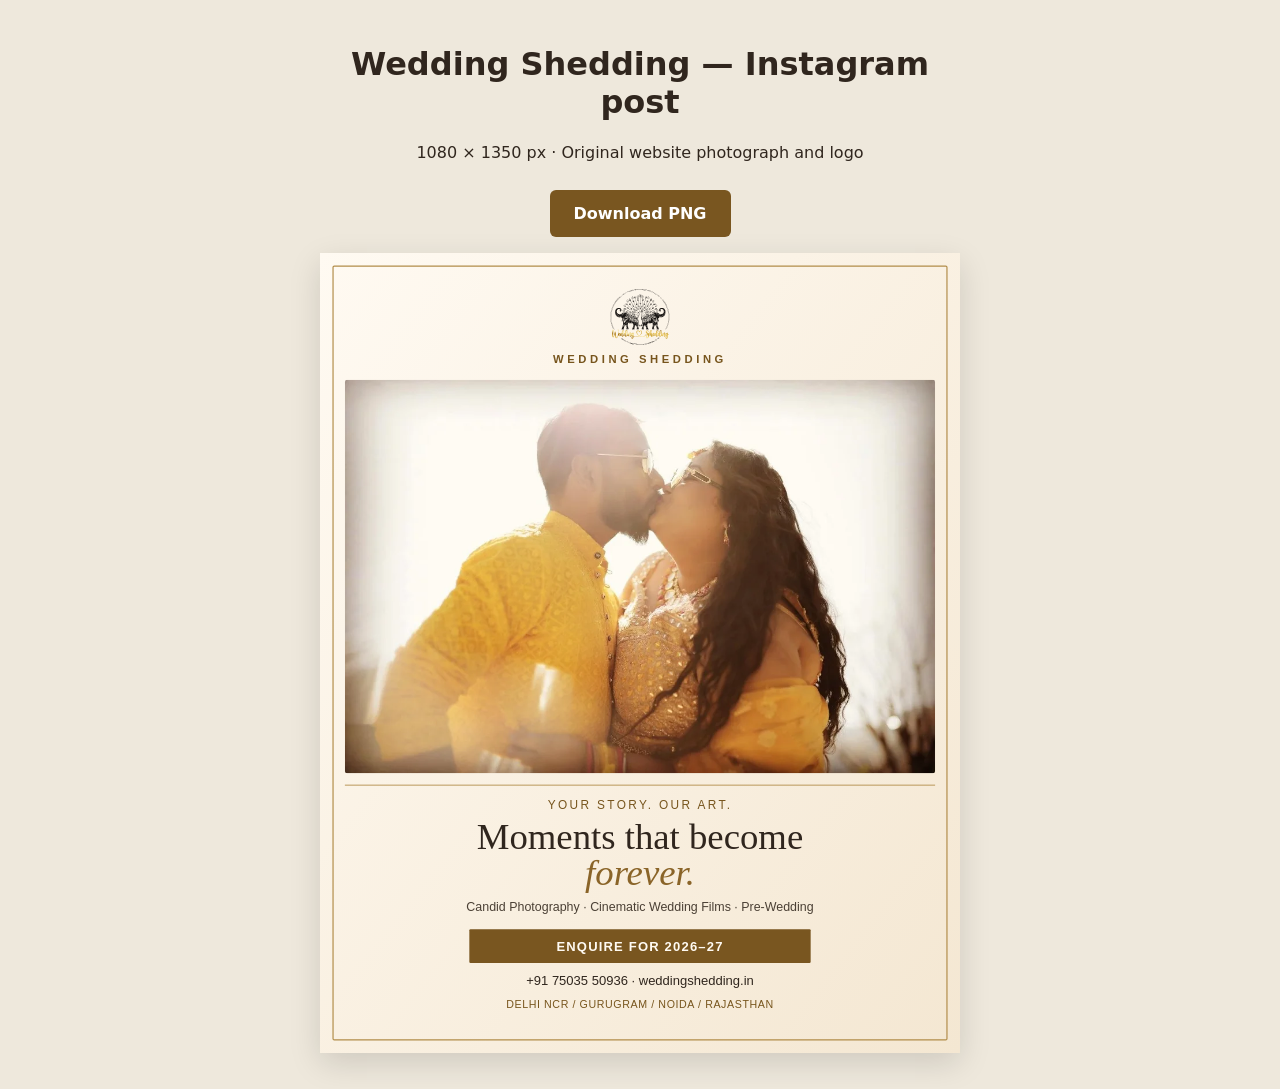
<file: marketing/wedding-shedding-bookings.html>
<!doctype html><html lang="en"><head><meta charset="utf-8"><meta name="viewport" content="width=device-width,initial-scale=1"><meta name="robots" content="noindex, nofollow"><title>Wedding Shedding social post — export</title><style>body{margin:0;background:#eee8dc;color:#30261e;font:16px system-ui;text-align:center;padding:24px}main{max-width:640px;margin:auto}svg{display:block;width:100%;height:auto;box-shadow:0 10px 30px #0002}button{font:600 16px system-ui;background:#795620;color:white;border:0;border-radius:6px;padding:14px 24px;margin:16px 0;cursor:pointer}p{margin:12px 0}</style></head><body><main><h1>Wedding Shedding — Instagram post</h1><p>1080 × 1350 px · Original website photograph and logo</p><button id="save">Download PNG</button><div id="art"><svg xmlns="http://www.w3.org/2000/svg" xmlns:xlink="http://www.w3.org/1999/xlink" width="1080" height="1350" viewBox="0 0 1080 1350">
<title>Wedding Shedding — Wedding photography bookings 2026–27</title>
<defs><clipPath id="photoFrame"><rect x="42" y="214" width="996" height="664" rx="4"/></clipPath><linearGradient id="paper" x1="0" y1="0" x2="1" y2="1"><stop stop-color="#fffaf2"/><stop offset="1" stop-color="#f4e7d2"/></linearGradient></defs>
<rect width="1080" height="1350" fill="url(#paper)"/><rect x="22" y="22" width="1036" height="1306" rx="2" fill="none" stroke="#b28d4a" stroke-width="2"/>
<svg x="480" y="48" width="120" height="120" viewBox="0 0 2700 2700" preserveAspectRatio="xMidYMid meet">
  <defs>
    <!-- Royal Metallic Gold Foil Gradient -->
    <linearGradient id="wsGoldFoil" x1="0%" y1="0%" x2="100%" y2="75%">
      <stop offset="0%" stop-color="#BF8F23"/>
      <stop offset="15%" stop-color="#E3BE59"/>
      <stop offset="30%" stop-color="#A6761A"/>
      <stop offset="46%" stop-color="#F8E492"/>
      <stop offset="62%" stop-color="#CAA130"/>
      <stop offset="78%" stop-color="#ECCB6A"/>
      <stop offset="90%" stop-color="#D1A93C"/>
      <stop offset="100%" stop-color="#8E630F"/>
    </linearGradient>
  </defs>

  <!-- Group 1: Intricate Black Artwork (Royal Elephants, Peacock Feathers, Circular Frame) -->
  <g id="artwork-elephants-peacock-frame" transform="translate(0.000000,2700.000000) scale(0.100000,-0.100000)" fill="#1A1715" stroke="none">
    <path d="M12880 24089 c-250 -12 -729 -52 -837 -70 -34 -6 -97 -15 -140 -19
-97 -10 -290 -38 -323 -46 -14 -3 -52 -10 -85 -14 -107 -15 -187 -30 -335 -60
-80 -17 -179 -37 -220 -46 -41 -8 -91 -19 -110 -24 -28 -8 -391 -99 -500 -126
-14 -3 -54 -15 -90 -25 -36 -11 -90 -27 -120 -36 -30 -9 -89 -26 -130 -39 -41
-13 -106 -33 -145 -44 -38 -12 -83 -28 -100 -35 -16 -8 -46 -18 -65 -24 -83
-23 -451 -156 -515 -186 -16 -8 -75 -32 -130 -54 -110 -43 -271 -111 -380
-161 -38 -18 -99 -46 -135 -62 -296 -136 -883 -451 -1080 -579 -30 -20 -93
-59 -140 -87 -102 -62 -271 -171 -411 -268 -98 -67 -145 -101 -304 -219 -37
-27 -77 -57 -89 -65 -135 -93 -758 -613 -821 -685 -5 -7 -44 -43 -85 -80 -157
-143 -402 -389 -544 -545 -33 -36 -78 -85 -101 -110 -23 -25 -70 -79 -105
-120 -35 -41 -87 -100 -115 -130 -27 -31 -76 -89 -108 -130 -31 -41 -92 -119
-134 -172 -74 -93 -146 -189 -286 -378 -308 -420 -641 -979 -897 -1504 -296
-609 -491 -1123 -665 -1751 -19 -71 -40 -146 -45 -165 -65 -234 -167 -730
-205 -995 -8 -60 -20 -139 -26 -175 -5 -36 -14 -108 -19 -160 -5 -52 -14 -133
-19 -180 -36 -306 -43 -470 -43 -1045 0 -390 4 -613 12 -679 6 -55 16 -158 20
-230 9 -134 20 -234 65 -551 31 -222 45 -294 140 -755 16 -77 99 -412 113
-455 6 -16 18 -57 27 -90 93 -331 258 -805 379 -1095 15 -36 33 -78 39 -94 7
-16 53 -117 102 -224 88 -190 116 -233 134 -203 12 18 2 47 -57 166 -27 55
-53 112 -57 125 -4 14 -20 52 -35 85 -16 33 -53 121 -83 195 -195 476 -365
999 -468 1440 -148 633 -201 980 -264 1721 -21 247 -21 1018 0 1309 50 679
134 1215 281 1795 84 328 143 532 232 795 92 271 225 607 355 900 78 175 293
607 372 745 36 63 65 117 65 119 0 2 61 104 136 227 150 247 383 599 499 754
41 55 89 120 107 145 41 55 369 462 441 547 218 256 603 654 832 861 83 74
157 142 165 151 16 17 165 144 322 276 149 124 178 148 203 165 12 8 75 56
140 105 276 212 650 470 867 600 37 22 127 76 200 121 311 190 933 508 1262
646 284 120 546 224 626 249 14 4 57 20 95 34 39 15 97 36 130 46 33 10 92 30
130 44 88 32 483 148 715 210 152 40 507 123 625 145 398 76 828 139 1085 160
63 6 144 15 180 20 129 20 414 32 920 37 340 4 586 1 725 -7 353 -20 619 -42
790 -65 61 -9 144 -20 185 -25 273 -35 546 -82 925 -161 60 -12 372 -87 435
-103 312 -85 404 -112 665 -197 204 -66 279 -92 510 -177 165 -60 535 -215
701 -293 23 -10 44 -19 48 -19 12 0 560 -276 635 -320 38 -22 73 -40 76 -40 4
0 32 -15 63 -34 32 -18 125 -73 207 -121 295 -172 595 -365 826 -532 36 -27
98 -70 136 -98 124 -89 403 -307 522 -408 64 -54 125 -106 137 -115 11 -9 105
-93 208 -186 225 -202 557 -530 722 -713 255 -284 261 -291 512 -604 45 -57
92 -115 104 -129 12 -14 51 -65 86 -115 36 -49 82 -111 104 -136 21 -26 38
-49 38 -52 0 -3 18 -31 40 -63 408 -592 721 -1147 1004 -1782 159 -358 372
-951 467 -1302 16 -58 40 -148 55 -200 66 -239 155 -661 199 -945 8 -49 19
-119 25 -155 18 -113 59 -493 77 -713 25 -300 25 -1171 0 -1467 -28 -330 -83
-784 -117 -970 -93 -499 -153 -757 -267 -1145 -20 -66 -44 -147 -53 -180 -38
-131 -209 -603 -268 -740 -16 -38 -40 -95 -52 -125 -39 -98 -193 -444 -207
-465 -15 -22 -18 -65 -4 -65 36 0 72 55 135 210 15 36 38 90 52 120 15 30 30
64 34 75 5 11 22 52 38 90 64 152 82 193 116 282 96 247 251 721 313 953 50
192 104 407 118 471 31 148 93 466 104 539 7 41 16 98 21 125 17 89 69 515 86
710 26 284 32 1281 9 1565 -21 268 -47 513 -75 695 -4 33 -16 110 -24 170 -53
367 -172 892 -302 1325 -91 306 -247 746 -320 908 -13 29 -24 54 -24 56 0 10
-123 291 -175 401 -91 193 -263 533 -320 630 -111 193 -171 297 -184 321 -7
15 -38 65 -68 113 -30 47 -67 106 -82 130 -30 50 -270 405 -358 529 -32 45
-94 129 -138 185 -44 56 -105 134 -135 173 -73 95 -170 215 -235 289 -29 33
-86 98 -126 145 -319 365 -816 854 -1149 1129 -41 34 -115 95 -165 136 -167
139 -280 227 -370 291 -49 36 -119 86 -155 112 -60 44 -309 215 -440 303 -121
80 -454 281 -640 386 -193 110 -675 352 -875 441 -179 79 -260 114 -470 199
-197 81 -533 201 -740 265 -71 22 -146 46 -165 53 -19 8 -96 30 -170 50 -74
21 -153 43 -175 50 -85 28 -511 128 -700 165 -55 11 -120 25 -145 31 -25 7
-70 15 -100 20 -30 4 -109 17 -175 29 -66 12 -156 25 -200 31 -44 5 -96 14
-115 19 -19 6 -56 10 -81 10 -26 0 -71 5 -100 10 -146 28 -623 67 -994 80
-304 11 -797 10 -1045 -1z M13035 23865 c-5 -2 -107 -9 -225 -14 -441 -21
-934 -78 -1385 -161 -93 -17 -199 -36 -235 -42 -36 -6 -82 -17 -103 -24 -20
-8 -49 -14 -62 -14 -14 0 -51 -7 -83 -15 -31 -8 -115 -29 -187 -45 -267 -62
-660 -173 -855 -242 -47 -17 -105 -36 -130 -44 -117 -35 -430 -154 -755 -287
-179 -73 -515 -229 -740 -343 -115 -58 -214 -110 -220 -114 -11 -8 -160 -91
-265 -148 -36 -19 -72 -40 -80 -47 -8 -6 -78 -49 -155 -95 -133 -79 -458 -292
-665 -437 -111 -78 -396 -293 -493 -372 -119 -99 -370 -312 -422 -359 -461
-422 -679 -644 -1005 -1022 -123 -143 -352 -426 -400 -495 -14 -19 -47 -63
-74 -98 -27 -34 -59 -78 -72 -97 -13 -19 -42 -62 -65 -95 -203 -291 -276 -404
-428 -660 -39 -66 -76 -127 -81 -135 -138 -228 -366 -684 -542 -1085 -94 -215
-271 -697 -344 -935 -66 -218 -102 -349 -159 -570 -14 -57 -64 -272 -90 -395
-16 -73 -49 -263 -66 -375 -5 -36 -14 -85 -20 -110 -6 -25 -17 -97 -24 -160
-49 -423 -52 -460 -71 -735 -20 -308 -15 -1060 10 -1350 32 -381 69 -683 108
-885 6 -30 14 -82 19 -115 12 -81 29 -167 80 -400 35 -157 42 -188 66 -280 14
-49 33 -126 44 -170 11 -44 26 -100 33 -125 106 -344 193 -607 234 -710 16
-41 48 -124 72 -185 75 -195 150 -370 233 -550 70 -150 282 -566 302 -591 46
-57 63 15 19 79 -14 21 -63 113 -109 205 -287 578 -459 1004 -635 1572 -23 74
-50 162 -61 195 -38 123 -126 478 -155 625 -13 68 -27 132 -56 260 -5 25 -14
72 -19 105 -4 33 -15 103 -23 155 -8 52 -20 131 -26 175 -6 44 -18 127 -26
185 -85 598 -89 1720 -8 2325 8 61 22 162 30 225 32 242 60 406 123 710 59
288 187 761 271 1005 108 316 194 545 270 725 15 36 44 106 65 155 21 50 41
95 45 100 4 6 24 50 45 98 36 85 168 350 275 552 136 257 502 848 650 1050 14
19 36 50 50 70 70 101 344 453 463 594 303 361 688 762 987 1028 102 91 203
182 225 202 42 39 216 184 316 261 31 25 92 72 134 105 43 33 87 67 99 75 11
8 46 35 77 60 31 25 81 62 110 82 30 21 74 52 99 70 64 45 487 326 532 353
174 103 237 141 259 155 14 10 57 34 95 54 38 21 112 62 164 92 223 129 808
407 1100 524 25 10 74 30 110 45 297 121 823 302 1095 375 17 5 89 24 160 44
72 19 139 37 150 40 11 3 67 16 125 30 168 41 532 117 675 141 50 9 126 22
170 30 84 15 291 43 510 70 72 9 258 28 415 41 234 21 372 26 770 31 556 6
759 -1 1270 -48 341 -31 803 -98 1105 -161 83 -17 168 -34 190 -38 86 -16 244
-52 330 -75 50 -14 149 -40 220 -59 257 -68 349 -95 625 -186 245 -81 567
-199 720 -265 30 -13 100 -43 155 -66 107 -44 115 -48 305 -135 164 -74 544
-265 645 -324 44 -26 116 -66 160 -90 185 -100 593 -352 742 -459 32 -23 83
-58 113 -78 52 -34 178 -125 350 -252 187 -138 549 -437 730 -602 662 -604
1212 -1237 1666 -1919 86 -128 181 -274 240 -365 20 -31 70 -117 189 -327 38
-68 74 -131 80 -140 17 -29 146 -279 200 -388 71 -142 100 -207 185 -400 39
-91 75 -174 80 -185 10 -21 39 -98 133 -345 44 -116 154 -447 208 -625 41
-136 117 -423 146 -555 63 -286 88 -407 113 -570 12 -74 28 -168 36 -209 8
-40 14 -88 14 -106 0 -19 6 -76 14 -127 19 -123 42 -375 62 -683 37 -570 -4
-1452 -91 -1980 -8 -49 -24 -148 -35 -220 -56 -359 -181 -871 -319 -1310 -45
-145 -78 -239 -171 -495 -59 -161 -174 -437 -244 -585 -24 -49 -47 -101 -51
-115 -4 -14 -68 -144 -142 -290 -73 -145 -131 -270 -129 -277 9 -21 33 -15 54
15 11 15 61 110 112 212 51 102 107 214 125 250 40 80 178 392 225 510 103
259 230 609 269 740 12 41 33 109 47 150 35 111 87 298 125 455 11 44 31 125
45 181 13 55 28 123 33 150 5 27 20 105 34 174 13 69 32 170 42 225 9 55 23
134 31 176 8 42 14 89 14 105 0 16 6 74 14 129 25 166 46 367 46 423 0 30 7
111 17 180 13 104 16 219 16 642 0 331 -4 551 -12 615 -6 55 -16 161 -21 235
-12 187 -45 472 -75 668 -31 196 -47 289 -56 327 -5 22 -13 65 -18 95 -6 30
-20 98 -31 150 -12 52 -28 124 -36 160 -24 109 -65 271 -84 340 -11 36 -35
121 -54 190 -44 157 -148 472 -216 655 -55 151 -198 510 -211 535 -5 8 -29 62
-55 120 -66 151 -263 549 -327 660 -30 52 -76 135 -103 183 -71 128 -93 166
-149 257 -27 44 -59 95 -70 113 -75 124 -203 318 -275 417 -19 27 -53 75 -75
106 -79 111 -289 390 -354 470 -36 44 -82 100 -101 124 -180 225 -497 568
-775 840 -187 182 -492 456 -645 579 -30 25 -73 61 -96 80 -41 36 -149 120
-234 184 -25 18 -83 62 -130 97 -46 36 -100 76 -120 90 -20 14 -74 52 -120 85
-47 33 -112 78 -147 100 -34 22 -113 74 -175 116 -62 41 -165 106 -228 144
-63 37 -137 83 -165 100 -27 18 -97 58 -155 90 -58 32 -143 80 -190 106 -99
55 -479 247 -595 301 -243 111 -348 157 -515 225 -102 41 -201 81 -220 88 -19
7 -105 38 -190 70 -230 85 -567 195 -750 244 -464 126 -618 163 -1065 251
-370 73 -979 146 -1430 171 -180 10 -1073 22 -1090 14z M13558 22146 c-126
-45 -239 -164 -311 -328 -38 -88 -41 -99 -41 -193 -1 -55 2 -112 7 -127 6 -23
4 -28 -10 -28 -10 0 -31 8 -48 18 -127 76 -314 115 -450 93 -189 -30 -332
-147 -390 -320 -47 -141 -37 -290 30 -436 28 -62 109 -180 138 -201 12 -8 46
-33 75 -54 65 -48 133 -64 240 -58 60 3 94 11 136 32 69 34 148 119 187 203
26 54 29 72 29 157 0 114 -18 170 -85 256 -37 48 -55 62 -100 79 -100 38 -228
20 -292 -39 -18 -16 -44 -52 -58 -79 -32 -64 -33 -129 -2 -204 40 -99 97 -145
191 -153 40 -4 58 -1 84 15 18 12 37 33 43 49 13 34 7 128 -10 145 -18 18 -41
-18 -41 -64 0 -72 -74 -99 -140 -50 -37 27 -80 116 -80 164 0 58 39 110 107
143 45 22 62 26 105 21 49 -6 115 -41 146 -77 22 -26 50 -97 62 -157 9 -47 8
-69 -3 -114 -18 -67 -37 -105 -73 -148 -62 -74 -179 -128 -260 -118 -155 17
-321 187 -371 380 -25 99 -28 139 -13 217 17 89 57 164 119 223 183 175 421
168 734 -20 79 -48 262 -203 299 -254 16 -22 44 -75 61 -117 l32 -77 0 -949 0
-950 -30 -8 c-43 -13 -150 -138 -177 -207 -13 -36 -22 -80 -22 -121 -1 -89 35
-159 137 -264 87 -90 100 -110 113 -176 4 -25 8 -312 9 -639 l0 -594 -35 -20
c-53 -29 -98 -76 -125 -131 -20 -39 -25 -65 -25 -120 0 -59 5 -79 28 -117 15
-25 46 -63 70 -84 57 -52 87 -107 101 -186 6 -36 12 -178 13 -315 l1 -249 9
270 c7 214 12 287 28 353 19 78 24 86 79 140 32 31 66 73 76 92 26 49 26 171
0 224 -23 47 -78 103 -125 125 l-35 16 0 635 c0 520 3 642 14 675 9 25 41 67
86 112 40 40 86 99 103 132 28 52 32 68 32 140 0 67 -5 90 -27 138 -32 69
-129 168 -174 178 -19 4 -34 16 -39 30 -5 13 -9 433 -10 947 l0 923 24 71 c38
113 37 112 158 234 84 85 179 152 300 209 130 61 189 76 303 76 138 0 203 -25
301 -117 67 -64 73 -73 103 -160 39 -115 41 -191 7 -298 -30 -96 -42 -121
-108 -203 -59 -74 -101 -106 -184 -143 -62 -27 -109 -30 -175 -10 -96 29 -165
92 -216 194 -21 43 -26 67 -25 125 3 200 132 322 295 276 76 -21 127 -90 127
-173 0 -72 -87 -176 -147 -176 -30 0 -83 51 -83 79 0 28 -21 37 -37 16 -15
-22 -17 -78 -3 -105 14 -27 73 -60 106 -60 96 0 189 73 218 169 30 103 16 179
-45 246 -22 24 -63 53 -91 65 -43 18 -65 22 -128 18 -100 -6 -158 -39 -210
-119 -52 -81 -74 -168 -67 -266 6 -99 37 -168 111 -249 73 -81 150 -114 264
-114 99 0 164 19 234 70 58 41 136 132 180 210 59 104 86 249 68 367 -30 198
-140 339 -312 401 -62 22 -90 26 -178 26 -131 0 -225 -22 -344 -80 -50 -24
-94 -44 -98 -44 -13 0 -9 35 7 56 20 26 19 155 -1 225 -14 48 -34 99 -67 167
-16 34 -112 147 -150 178 -48 38 -135 73 -182 73 -22 0 -57 -6 -77 -13z m151
-77 c25 -11 64 -35 87 -54 45 -37 130 -157 152 -215 36 -93 36 -271 1 -322
-11 -14 -19 -30 -19 -36 0 -5 -15 -29 -34 -54 -58 -75 -157 -112 -295 -110
-81 1 -102 5 -156 30 -69 33 -119 87 -154 166 -29 67 -30 213 -1 286 31 78 93
169 157 231 102 98 172 119 262 78z m23 -3126 c28 -15 54 -36 59 -48 5 -11 21
-35 34 -54 32 -43 48 -105 40 -147 -3 -19 -18 -47 -32 -65 -35 -41 -123 -79
-182 -79 -56 0 -124 30 -168 73 -29 27 -33 37 -33 86 0 43 7 66 35 117 46 81
120 141 179 143 10 1 41 -11 68 -26z m5 -2035 c52 -48 73 -90 73 -144 0 -29
-7 -43 -37 -71 -39 -35 -78 -51 -91 -38 -4 4 -1 10 5 12 58 21 74 84 33 128
-30 32 -70 32 -109 -1 -39 -33 -39 -63 -1 -104 17 -18 29 -35 26 -37 -7 -8
-73 27 -101 52 -43 40 -31 88 44 186 20 26 74 58 99 59 7 0 33 -19 59 -42z
M13553 21715 c-42 -22 -54 -34 -72 -75 -12 -27 -21 -56 -21 -65 0 -33 50 -113
83 -134 42 -26 122 -28 170 -5 19 9 46 35 61 58 23 34 27 49 23 93 -6 88 -74
153 -160 153 -18 0 -56 -11 -84 -25z M13594 18804 c-42 -21 -67 -66 -59 -107
4 -18 13 -42 21 -54 19 -30 74 -44 120 -32 54 15 74 41 74 95 0 39 -5 51 -34
80 -38 38 -72 43 -122 18z M11381 21411 c-96 -51 -202 -255 -204 -393 0 -27
-6 -48 -11 -48 -6 0 -38 18 -71 41 -91 61 -228 128 -298 144 -34 8 -94 15
-133 15 -132 0 -232 -48 -305 -147 -108 -146 -128 -353 -50 -525 35 -77 112
-153 201 -198 54 -27 76 -32 139 -33 91 -2 159 24 213 81 81 86 106 237 57
343 -46 99 -138 168 -221 169 -50 0 -133 -32 -159 -62 -30 -35 -59 -99 -59
-135 0 -17 9 -51 19 -75 44 -100 159 -155 240 -114 50 26 67 100 31 136 -33
33 -45 26 -41 -26 5 -55 -67 -71 -119 -28 -68 58 -75 125 -19 189 23 25 41 36
75 41 132 19 243 -142 200 -291 -20 -67 -63 -118 -123 -145 -57 -25 -109 -25
-171 -2 -111 43 -186 122 -222 237 -20 63 -22 87 -17 164 11 180 97 298 250
346 51 16 66 16 135 5 94 -15 188 -53 290 -116 83 -52 132 -90 254 -201 69
-62 240 -173 267 -173 30 0 131 -154 131 -200 0 -8 13 -59 30 -115 16 -55 50
-174 75 -265 25 -91 57 -203 70 -250 13 -47 33 -121 45 -165 11 -44 31 -116
44 -160 22 -71 67 -229 112 -395 9 -30 20 -66 24 -80 5 -14 12 -43 16 -65 4
-22 13 -52 20 -67 21 -41 18 -97 -5 -106 -34 -13 -106 -109 -126 -169 -14 -42
-20 -84 -20 -153 0 -106 17 -157 77 -230 36 -45 67 -64 173 -105 84 -33 105
-51 133 -113 30 -67 137 -427 161 -542 5 -19 16 -60 26 -90 9 -30 21 -68 25
-85 16 -64 81 -292 95 -336 21 -66 19 -102 -9 -132 -61 -66 -96 -147 -96 -224
0 -53 35 -126 82 -169 18 -17 64 -48 102 -69 42 -23 74 -48 85 -67 25 -47 52
-79 61 -73 4 2 9 40 12 84 4 65 10 88 31 119 37 56 56 107 63 166 5 41 1 62
-18 106 -31 69 -104 136 -165 152 -44 11 -83 47 -83 76 0 8 -7 38 -15 66 -8
28 -22 78 -31 111 -9 33 -22 80 -29 105 -24 81 -56 194 -67 235 -6 22 -16 60
-24 85 -12 39 -28 97 -64 230 -6 19 -22 76 -36 125 -39 137 -44 156 -44 210 0
41 7 60 36 105 61 92 84 155 84 227 0 54 -5 75 -32 126 -44 81 -119 154 -201
196 -37 19 -71 39 -75 45 -4 6 -12 31 -18 56 -12 46 -87 311 -103 365 -5 17
-12 46 -16 65 -4 19 -11 40 -15 45 -4 6 -11 26 -14 45 -4 19 -13 55 -21 80
-13 41 -22 75 -54 200 -6 25 -18 65 -25 90 -7 25 -32 110 -54 190 -22 80 -71
253 -108 385 -56 195 -69 253 -68 307 1 63 4 72 58 161 77 126 99 198 94 302
-4 72 -9 89 -46 157 -60 108 -141 174 -257 210 -75 22 -130 22 -174 -1z m215
-92 c125 -63 200 -182 192 -306 -5 -87 -42 -136 -139 -185 -66 -34 -81 -38
-149 -38 -85 0 -138 16 -186 54 -72 57 -83 213 -24 343 79 175 157 208 306
132z m610 -2655 c84 -28 180 -113 214 -191 15 -34 17 -49 9 -78 -22 -79 -139
-167 -223 -169 -23 0 -67 10 -99 23 -50 21 -61 30 -83 72 -33 67 -32 127 7
228 31 82 72 131 108 131 10 0 40 -7 67 -16z m550 -1914 c74 -29 154 -130 138
-177 -9 -23 -34 -53 -46 -53 -4 0 -8 16 -8 36 0 26 -8 43 -29 65 -16 16 -39
29 -51 29 -33 0 -80 -53 -80 -89 0 -30 23 -63 51 -73 8 -3 11 -9 7 -13 -13
-14 -87 7 -113 33 -23 23 -26 32 -22 79 5 62 48 140 87 160 30 15 32 16 66 3z
M11435 21120 c-16 -10 -37 -30 -47 -42 -22 -29 -24 -108 -2 -149 21 -41 93
-73 143 -64 80 15 121 63 121 141 0 51 -16 80 -57 108 -47 32 -114 35 -158 6z
M12146 18461 c-22 -22 -29 -40 -29 -69 0 -52 18 -81 60 -98 86 -37 180 39 153
122 -17 49 -53 74 -109 74 -39 0 -52 -5 -75 -29z M15787 21409 c-111 -26 -217
-116 -272 -231 -31 -64 -35 -81 -35 -153 0 -95 27 -191 70 -252 17 -23 41 -66
55 -95 39 -84 35 -134 -30 -363 -34 -118 -43 -151 -69 -250 -15 -55 -34 -125
-42 -155 -31 -107 -42 -146 -59 -210 -9 -36 -28 -101 -41 -145 -12 -44 -39
-141 -60 -215 -20 -74 -49 -182 -66 -240 -16 -58 -36 -130 -44 -160 -8 -30
-21 -77 -29 -105 -8 -27 -17 -60 -20 -72 -4 -14 -35 -40 -87 -70 -86 -51 -166
-134 -199 -208 -34 -74 -19 -225 27 -276 27 -30 34 -88 23 -184 -6 -49 -14
-101 -19 -115 -14 -41 -46 -160 -65 -240 -10 -41 -22 -83 -27 -92 -5 -10 -13
-37 -18 -60 -8 -39 -50 -196 -86 -323 -8 -27 -25 -93 -38 -145 -34 -136 -57
-213 -67 -226 -5 -6 -26 -16 -48 -22 -21 -7 -61 -32 -88 -56 -53 -48 -83 -114
-83 -183 0 -53 27 -129 64 -182 29 -40 31 -50 31 -125 0 -84 11 -107 32 -66
25 49 85 110 136 135 58 29 117 82 149 133 17 29 20 45 16 116 -4 70 -9 90
-37 139 -18 31 -48 69 -67 83 -19 15 -34 33 -34 42 0 8 11 54 25 101 13 47 38
138 55 201 17 63 44 162 60 220 16 58 43 157 60 220 86 327 99 369 132 417 35
51 47 58 143 83 109 28 142 47 191 109 88 112 104 249 50 418 -32 98 -65 143
-107 143 -40 0 -46 21 -24 89 25 81 26 82 35 126 4 22 30 119 58 215 28 96 57
202 65 235 8 33 25 92 37 130 11 39 25 88 30 110 6 22 19 72 30 110 12 39 39
135 60 215 21 80 45 168 53 195 7 28 26 95 41 150 15 55 35 118 44 140 28 66
94 133 161 165 84 40 138 79 236 169 173 159 346 266 500 306 79 20 123 19
189 -5 107 -40 174 -110 217 -225 18 -48 21 -73 17 -163 -3 -88 -8 -117 -29
-162 -31 -67 -112 -150 -176 -181 -27 -12 -73 -24 -105 -27 -45 -3 -66 0 -104
19 -92 46 -151 169 -124 257 22 68 61 123 108 153 54 34 81 36 137 9 64 -31
92 -98 64 -153 -22 -42 -63 -77 -97 -83 -29 -6 -39 -3 -54 16 -10 12 -18 30
-18 41 0 22 -13 31 -34 23 -36 -14 -28 -91 14 -129 10 -9 41 -19 68 -22 88 -8
157 42 187 134 31 95 1 178 -82 229 -30 18 -53 23 -104 24 -37 0 -82 -6 -100
-14 -46 -20 -101 -79 -134 -145 -25 -50 -27 -63 -23 -141 3 -73 8 -93 35 -140
38 -66 63 -90 123 -121 35 -19 61 -23 125 -24 71 0 88 4 149 34 79 38 163 118
194 183 76 157 67 387 -19 509 -42 59 -90 109 -105 109 -6 0 -17 6 -23 14 -7
8 -40 24 -74 35 -73 25 -165 27 -257 5 -80 -18 -241 -98 -322 -159 -33 -26
-65 -44 -71 -42 -7 2 -12 31 -14 73 -2 109 -52 229 -132 317 -20 22 -50 46
-68 54 -36 15 -108 16 -166 2z m156 -79 c40 -32 106 -139 127 -209 73 -232
-77 -389 -315 -331 -100 24 -156 67 -190 143 -23 50 -26 69 -21 111 7 62 54
154 103 204 20 20 66 51 102 69 81 40 154 44 194 13z m-650 -2697 c35 -70 52
-184 38 -257 -6 -33 -18 -70 -26 -82 -23 -35 -103 -57 -181 -49 -56 6 -73 13
-116 47 -49 39 -87 101 -88 144 0 31 52 106 102 147 76 62 147 97 200 97 47 0
48 -1 71 -47z m-640 -1899 c40 -27 68 -78 81 -147 9 -50 -11 -83 -70 -108 -42
-19 -62 -20 -142 -3 -34 7 -82 63 -82 95 0 38 32 105 61 127 23 18 98 61 109
62 3 0 22 -12 43 -26z M15742 21102 c-90 -48 -95 -173 -9 -236 40 -30 123 -28
162 2 42 33 54 59 55 118 0 37 -6 59 -21 78 -44 56 -123 72 -187 38z M15110
18509 c-45 -18 -80 -60 -80 -95 0 -74 41 -114 119 -114 32 0 44 6 65 31 36 42
42 74 23 115 -26 53 -82 81 -127 63z M14520 16608 c-11 -18 -20 -39 -20 -46 0
-7 15 -29 33 -49 37 -40 60 -41 106 -4 29 22 32 67 7 105 -14 22 -24 26 -61
26 -40 0 -47 -4 -65 -32z M9449 20414 c-52 -16 -79 -49 -120 -149 -21 -52 -24
-76 -24 -180 0 -66 4 -135 9 -152 7 -28 6 -33 -9 -33 -9 0 -28 8 -41 19 -21
16 -126 48 -267 80 -106 24 -266 8 -353 -37 -60 -31 -132 -107 -161 -171 -47
-101 -43 -300 8 -418 23 -53 86 -136 135 -177 47 -38 175 -86 249 -93 50 -4
71 -1 125 21 76 31 113 64 147 130 21 42 25 63 25 142 1 85 -2 96 -30 146 -63
109 -140 158 -250 158 -73 0 -131 -29 -168 -82 -25 -36 -29 -50 -29 -117 0
-65 4 -81 23 -106 54 -68 139 -101 215 -82 75 19 114 110 66 158 -28 28 -44
19 -44 -26 0 -29 -6 -42 -27 -58 -26 -20 -28 -20 -72 -3 -63 24 -96 66 -96
120 0 29 7 52 21 70 25 32 89 66 123 66 63 0 162 -86 195 -169 34 -86 -6 -207
-87 -264 -43 -29 -53 -32 -122 -31 -59 0 -88 6 -130 26 -116 53 -205 165 -235
296 -34 143 -5 256 92 357 30 33 75 56 139 75 47 14 210 8 294 -10 75 -16 243
-87 394 -165 81 -42 147 -69 184 -76 150 -26 224 -71 294 -176 48 -72 90 -141
111 -183 6 -14 28 -50 48 -80 20 -30 96 -156 169 -280 119 -201 150 -255 185
-311 13 -21 47 -79 93 -157 84 -142 138 -232 189 -312 29 -47 53 -96 53 -109
0 -13 -9 -38 -20 -56 -32 -51 -60 -155 -60 -222 0 -76 29 -155 73 -201 40 -42
154 -97 237 -115 117 -26 163 -64 261 -217 46 -72 401 -656 464 -765 11 -19
41 -70 68 -114 26 -44 47 -89 47 -99 0 -10 -8 -34 -19 -55 -10 -20 -24 -66
-31 -102 -11 -58 -10 -73 5 -123 10 -31 33 -76 52 -98 35 -44 111 -84 157 -84
33 0 127 -42 145 -64 8 -10 27 -24 43 -32 l28 -15 0 36 c0 19 -7 53 -16 76
-16 38 -16 45 0 100 9 32 16 92 16 132 0 65 -4 79 -32 127 -18 29 -42 58 -53
64 -11 6 -32 19 -47 29 -17 11 -56 20 -99 24 l-71 6 -42 66 c-53 83 -344 562
-411 677 -27 47 -83 139 -122 204 -40 65 -73 123 -73 129 0 5 -11 32 -25 59
-31 61 -32 113 -4 195 28 84 24 212 -10 278 -54 106 -175 179 -300 180 -45 1
-68 6 -78 18 -16 17 -194 313 -239 396 -15 28 -43 75 -64 105 -20 31 -55 89
-79 130 -23 41 -86 147 -139 236 -397 659 -396 657 -408 743 -5 36 -2 59 13
92 35 80 45 134 41 226 -3 73 -8 99 -34 153 -56 117 -148 189 -289 225 -72 18
-145 18 -206 -1z m253 -86 c67 -31 152 -107 179 -160 54 -105 -16 -240 -162
-314 -38 -19 -73 -27 -128 -31 -66 -4 -82 -1 -121 19 -52 27 -76 64 -97 150
-28 118 10 281 80 341 30 26 37 27 112 25 61 -3 93 -10 137 -30z m1323 -2326
c34 -12 65 -33 98 -66 41 -43 47 -55 47 -91 0 -24 -7 -59 -15 -79 -18 -42 -81
-116 -100 -116 -7 0 -33 -9 -59 -20 -52 -23 -95 -20 -158 11 -50 26 -69 57
-75 126 -9 104 39 230 97 253 31 11 98 4 165 -18z m1008 -1783 c69 -35 117
-90 117 -134 0 -38 -33 -86 -72 -105 -86 -41 -153 -35 -203 20 -28 31 -26 120
3 178 34 65 82 77 155 41z M9588 20160 c-52 -28 -78 -65 -78 -112 0 -80 46
-136 127 -153 42 -9 127 34 148 75 36 69 7 153 -64 190 -50 25 -85 25 -133 0z
M10939 17874 c-20 -8 -41 -26 -48 -40 -22 -49 -10 -112 28 -141 26 -20 100
-16 137 8 61 37 56 122 -9 167 -38 26 -58 27 -108 6z M11945 16115 c-28 -27
-33 -71 -12 -99 9 -12 31 -20 64 -23 49 -5 50 -4 73 32 23 37 23 38 5 69 -24
40 -33 46 -73 46 -22 0 -41 -8 -57 -25z M17648 20401 c-104 -34 -198 -108
-247 -195 -50 -88 -54 -250 -10 -375 24 -70 24 -147 0 -204 -10 -24 -52 -100
-93 -168 -41 -68 -148 -248 -238 -399 -90 -151 -216 -363 -280 -470 -64 -107
-141 -235 -169 -285 -124 -212 -124 -213 -191 -214 -125 -3 -268 -88 -311
-184 -33 -75 -37 -200 -10 -286 12 -35 21 -79 21 -97 0 -65 -39 -141 -290
-554 -82 -135 -184 -305 -227 -379 -43 -73 -100 -168 -128 -210 l-50 -76 -60
-7 c-32 -4 -75 -13 -94 -19 -47 -16 -127 -93 -141 -135 -16 -48 -16 -160 -1
-216 14 -48 12 -88 -9 -171 -7 -27 -9 -51 -6 -54 5 -6 26 8 115 72 19 14 53
30 75 36 23 6 58 15 78 20 146 37 210 221 135 382 -22 48 -25 63 -16 80 7 12
57 99 113 192 55 94 105 178 111 188 23 40 234 392 314 522 87 142 152 220
209 249 17 9 60 23 94 30 117 27 193 67 246 131 77 94 75 273 -4 412 l-25 42
32 58 c33 59 175 300 214 363 12 19 37 62 55 95 19 33 46 78 60 100 15 22 56
88 91 148 35 59 88 147 116 195 29 48 64 107 78 132 14 25 56 95 93 156 37 61
86 142 109 180 66 111 117 145 265 179 73 17 140 44 260 103 323 158 533 197
685 126 60 -29 126 -92 155 -148 50 -97 41 -265 -19 -376 -42 -79 -73 -113
-138 -154 -133 -84 -267 -83 -342 4 -47 55 -63 93 -63 157 0 83 37 151 108
200 46 32 63 38 106 38 80 0 136 -54 136 -132 0 -45 -11 -62 -59 -98 -40 -29
-92 -33 -115 -9 -17 17 -19 23 -16 72 2 40 -20 43 -49 6 -25 -32 -27 -64 -6
-104 20 -39 63 -60 120 -60 59 0 114 28 155 80 81 103 31 259 -99 305 -57 20
-90 19 -151 -4 -73 -28 -114 -63 -156 -134 -31 -52 -38 -74 -41 -132 -8 -121
43 -228 133 -281 41 -24 55 -27 147 -27 76 0 112 4 142 17 22 10 55 24 74 32
59 26 139 114 185 202 26 52 46 154 46 242 0 73 -5 99 -28 157 -45 111 -95
163 -207 217 -31 15 -68 20 -166 24 -106 3 -138 1 -210 -18 -108 -28 -163 -47
-199 -65 -38 -20 -46 -6 -30 51 19 66 7 223 -21 299 -30 79 -63 129 -97 145
-15 7 -67 15 -117 17 -69 2 -104 -1 -147 -16z m219 -62 c39 -25 74 -87 97
-177 21 -82 20 -113 -4 -191 -36 -114 -78 -151 -174 -151 -60 0 -148 28 -203
66 -62 42 -110 121 -123 202 -9 50 -7 60 15 98 43 73 109 121 215 155 76 25
135 24 177 -2z m-1357 -2351 c41 -45 65 -119 64 -200 -1 -74 -16 -106 -61
-135 -21 -14 -48 -18 -113 -18 -79 0 -89 2 -135 32 -28 18 -62 52 -77 76 -48
76 -32 141 52 208 57 46 113 67 183 68 53 1 61 -2 87 -31z m-1055 -1808 c35
-69 35 -157 1 -197 -21 -24 -32 -28 -78 -28 -29 0 -68 6 -86 14 -40 17 -102
94 -102 127 0 56 114 134 197 134 41 0 44 -2 68 -50z M17648 20171 c-25 -16
-48 -36 -51 -46 -4 -9 -7 -43 -7 -75 0 -55 2 -60 40 -94 34 -31 47 -36 88 -36
56 0 104 26 132 72 26 43 25 84 -3 132 -25 44 -77 76 -122 76 -17 0 -52 -13
-77 -29z M16322 17900 c-64 -15 -89 -60 -74 -130 5 -23 19 -42 41 -57 48 -32
93 -30 135 7 42 37 53 78 33 117 -30 58 -74 78 -135 63z M15265 16135 c-33
-33 -32 -70 4 -106 18 -17 40 -29 56 -29 36 0 75 41 75 80 0 19 -9 40 -25 55
-15 16 -36 25 -55 25 -19 0 -40 -9 -55 -25z M12680 20382 c-78 -8 -175 -108
-227 -233 -20 -49 -26 -81 -26 -139 0 -87 21 -146 81 -219 48 -60 75 -83 142
-122 33 -19 66 -48 82 -74 33 -50 61 -169 84 -355 9 -74 23 -173 30 -219 8
-46 14 -98 14 -115 0 -17 6 -67 14 -111 8 -44 22 -129 30 -190 23 -162 45
-315 50 -360 3 -22 9 -62 15 -90 5 -27 10 -79 11 -115 0 -36 7 -76 15 -90 8
-14 14 -52 15 -88 l0 -62 -60 -59 c-100 -98 -141 -224 -106 -328 17 -52 116
-173 140 -173 8 0 33 -21 58 -47 63 -68 89 -158 119 -422 5 -47 14 -101 19
-120 5 -20 10 -56 10 -81 0 -25 6 -72 14 -105 8 -33 17 -87 20 -120 14 -130
54 -416 68 -485 6 -30 15 -91 19 -135 16 -149 18 -136 -29 -169 -23 -17 -80
-64 -125 -104 -106 -95 -137 -116 -222 -147 l-70 -25 -22 27 c-13 16 -23 33
-23 39 0 11 -61 153 -80 186 -6 10 -10 23 -10 30 0 7 -7 27 -16 43 -9 17 -32
68 -51 114 -19 46 -38 91 -42 100 -16 32 -40 87 -61 136 -12 28 -25 59 -30 70
-5 11 -18 43 -30 70 -12 28 -25 59 -30 70 -5 11 -19 43 -30 70 -12 28 -34 77
-50 110 -52 113 -60 133 -60 148 0 8 -7 20 -15 27 -8 7 -15 19 -15 26 0 8 -4
22 -10 32 -38 68 -90 235 -90 290 0 17 14 65 31 108 62 154 45 261 -54 349
-64 59 -118 86 -182 94 -45 5 -52 10 -67 41 -26 51 -78 168 -78 174 0 3 -11
29 -24 58 -14 29 -43 96 -64 148 -22 52 -68 158 -102 235 -34 77 -82 187 -107
245 -24 58 -51 119 -59 137 -8 17 -14 34 -14 37 0 4 -22 55 -49 114 -27 59
-62 139 -76 177 -15 39 -38 90 -50 115 -44 88 -82 196 -89 251 -6 45 -3 66 13
107 12 29 30 75 41 103 30 74 37 191 16 262 -19 64 -80 146 -141 189 -22 15
-76 39 -120 53 -89 29 -149 28 -203 -5 -37 -23 -80 -86 -111 -163 -20 -49 -24
-76 -23 -165 0 -97 3 -111 27 -154 41 -73 169 -178 216 -178 25 0 157 -69 185
-98 33 -32 92 -148 169 -327 26 -60 67 -156 91 -212 25 -56 51 -119 58 -140 8
-21 35 -85 60 -143 26 -58 51 -114 56 -125 4 -11 30 -69 55 -130 26 -60 62
-144 81 -185 32 -73 137 -315 171 -394 16 -36 16 -40 -2 -70 -16 -28 -41 -76
-67 -129 -5 -11 -12 -49 -15 -85 -4 -53 -1 -79 16 -122 34 -91 74 -124 242
-198 36 -16 76 -40 88 -53 25 -27 75 -112 86 -147 4 -13 30 -72 57 -130 28
-59 59 -129 70 -157 11 -27 32 -77 48 -110 15 -33 49 -112 76 -175 26 -63 54
-124 61 -135 7 -11 13 -25 13 -32 0 -6 20 -54 44 -105 55 -117 80 -174 95
-218 7 -19 19 -46 26 -60 7 -14 27 -61 44 -105 18 -44 38 -93 46 -108 8 -16
15 -34 15 -40 -1 -7 -27 -29 -60 -49 -34 -21 -69 -53 -84 -76 -14 -22 -30 -43
-36 -47 -16 -10 -12 -61 9 -86 17 -22 21 -22 47 -9 21 10 57 13 124 11 80 -3
99 -6 118 -24 12 -11 22 -26 22 -33 0 -17 52 -128 62 -132 4 -2 8 -10 8 -17 0
-14 11 -41 61 -150 59 -131 149 -351 149 -366 0 -21 -28 -89 -45 -109 -7 -8
-15 -30 -19 -49 -7 -38 -22 -61 -41 -61 -7 0 -32 26 -56 58 -24 31 -48 62 -54
67 -6 6 -27 30 -46 55 -18 25 -59 75 -90 112 -32 36 -76 93 -100 125 -23 32
-68 87 -99 123 -31 36 -85 103 -120 150 -35 47 -72 95 -84 106 -12 12 -68 82
-126 155 -124 158 -193 243 -354 443 -67 82 -150 186 -186 231 -36 46 -111
140 -168 209 -142 175 -156 212 -167 423 -6 112 -25 164 -79 221 -54 57 -127
84 -233 86 -46 2 -85 4 -87 7 -2 2 -54 67 -115 144 -187 236 -201 253 -341
425 -54 66 -255 319 -370 466 -63 81 -147 186 -185 233 -85 104 -128 170 -148
232 -14 41 -14 53 -2 100 19 70 19 182 0 246 -8 28 -35 78 -59 110 -34 47 -59
67 -117 98 l-74 40 -127 0 c-121 0 -127 -1 -153 -25 -40 -37 -64 -91 -77 -174
-19 -124 17 -275 84 -346 63 -67 163 -107 300 -120 118 -11 187 -48 262 -139
64 -77 603 -750 661 -825 22 -29 76 -96 120 -150 44 -54 89 -110 100 -125 11
-15 55 -70 98 -123 42 -53 77 -105 77 -116 0 -10 -8 -34 -17 -53 -26 -50 -25
-220 1 -269 59 -109 121 -146 302 -179 l121 -22 69 -67 c38 -37 89 -95 114
-129 25 -34 89 -115 142 -180 103 -125 171 -210 376 -467 70 -88 153 -191 185
-230 31 -39 78 -96 102 -126 25 -30 90 -113 146 -185 56 -71 107 -134 113
-140 13 -11 97 -117 134 -168 13 -18 45 -59 73 -92 221 -269 229 -279 229
-302 0 -11 -11 -32 -25 -47 -14 -16 -25 -39 -25 -55 0 -16 -6 -34 -13 -40 -14
-11 -63 19 -167 104 -25 20 -110 83 -190 140 -80 57 -176 126 -215 155 -38 28
-128 93 -200 145 -71 51 -152 111 -180 133 -27 22 -102 76 -165 121 -63 45
-135 97 -160 116 -25 19 -108 80 -185 136 -77 56 -174 128 -215 158 -41 31
-93 68 -115 82 -54 35 -153 141 -159 170 -3 13 -7 47 -9 74 -11 137 -104 259
-217 284 -58 13 -144 13 -195 0 -22 -6 -49 -13 -60 -15 -14 -4 -39 9 -78 38
-31 24 -116 86 -188 138 -182 132 -336 244 -389 285 -25 19 -85 64 -135 99
-49 36 -119 87 -154 113 -35 26 -127 94 -205 151 -78 57 -171 132 -207 168
-73 70 -83 94 -94 217 -9 96 -58 201 -121 256 -82 72 -120 84 -264 85 -121 1
-127 0 -180 -29 -42 -23 -61 -41 -78 -75 -21 -40 -23 -54 -18 -135 11 -187 97
-317 244 -369 50 -18 219 -22 277 -7 120 31 163 9 553 -280 84 -63 180 -134
214 -159 65 -47 216 -157 353 -258 204 -149 395 -295 402 -305 4 -7 6 -40 4
-74 -5 -107 43 -231 111 -284 45 -35 154 -63 215 -55 170 22 177 21 250 -19
64 -35 236 -156 508 -358 66 -48 146 -107 178 -130 32 -23 100 -73 152 -112
52 -38 110 -80 127 -93 18 -12 64 -46 102 -75 88 -66 144 -107 250 -182 47
-33 138 -99 203 -147 65 -48 142 -104 171 -125 29 -21 87 -64 127 -96 80 -62
82 -69 37 -111 -12 -10 -18 -24 -16 -31 7 -17 -13 -55 -28 -55 -6 0 -19 6 -27
14 -9 8 -61 30 -116 50 -55 19 -140 51 -190 71 -49 20 -115 45 -145 57 -30 11
-68 27 -85 34 -45 19 -257 101 -360 139 -49 18 -116 44 -149 59 -32 14 -63 26
-68 26 -5 0 -40 13 -76 28 -37 16 -112 46 -167 66 -138 52 -175 66 -210 82
-16 7 -46 20 -67 28 -20 9 -40 16 -46 16 -24 0 -122 52 -169 90 -41 32 -61 59
-88 117 -46 95 -102 157 -162 177 -28 10 -79 16 -127 16 -80 -1 -121 -13 -193
-60 -19 -12 -26 -11 -65 8 -23 12 -104 45 -178 73 -115 44 -359 142 -545 218
-27 11 -180 72 -340 135 -159 63 -319 127 -355 142 -72 29 -166 98 -175 129
-52 164 -126 258 -243 304 -38 15 -75 21 -136 21 -116 0 -205 -32 -266 -95
-32 -33 -35 -41 -38 -110 -4 -77 -2 -88 51 -193 25 -50 101 -123 161 -155 34
-18 57 -22 136 -22 87 1 105 5 207 43 69 26 130 42 156 42 28 0 80 -15 143
-40 54 -23 119 -48 144 -56 25 -9 86 -33 135 -54 50 -21 158 -64 240 -95 83
-32 179 -70 215 -85 36 -15 205 -83 375 -151 171 -67 316 -127 323 -132 7 -6
11 -16 8 -23 -8 -22 21 -118 52 -170 17 -30 50 -64 82 -86 53 -38 54 -38 151
-38 86 0 108 4 174 30 42 17 84 30 93 30 23 0 168 -38 190 -50 9 -5 44 -19 77
-31 83 -30 127 -48 147 -59 10 -6 25 -10 33 -10 8 0 32 -9 52 -20 21 -11 45
-20 55 -20 9 0 20 -4 23 -10 3 -5 13 -10 22 -10 8 0 29 -6 46 -14 88 -40 127
-56 135 -56 4 0 53 -18 108 -39 54 -22 153 -60 219 -86 66 -25 136 -52 155
-60 19 -8 78 -30 130 -50 52 -20 104 -40 115 -44 11 -5 47 -20 80 -32 33 -13
64 -27 70 -31 5 -4 16 -8 25 -8 8 0 28 -7 44 -15 15 -8 33 -15 40 -15 6 0 23
-6 37 -14 14 -7 39 -16 55 -20 33 -8 64 -33 64 -51 0 -7 -9 -20 -20 -30 -11
-10 -20 -30 -20 -45 0 -15 -6 -32 -13 -38 -14 -12 -128 -2 -477 42 -113 15
-235 29 -272 31 -67 5 -68 5 -68 -20 0 -14 6 -25 13 -26 6 0 71 -7 142 -15 72
-8 175 -19 230 -24 55 -5 118 -14 140 -19 22 -6 87 -13 143 -17 71 -5 105 -11
109 -20 3 -7 -4 -30 -15 -51 -11 -21 -24 -50 -30 -65 -6 -15 -21 -34 -34 -42
-22 -14 -118 -32 -243 -45 -33 -3 -65 -10 -72 -14 -20 -13 -57 9 -125 75 -94
90 -169 153 -210 178 -20 11 -39 27 -42 35 -3 8 -20 22 -38 31 -18 9 -60 42
-94 73 -33 31 -108 85 -167 120 -59 35 -107 68 -107 72 0 5 26 9 58 9 100 0
108 30 21 81 -24 14 -53 41 -64 60 -27 48 -74 101 -113 130 -28 20 -45 24
-110 23 -80 0 -113 -11 -178 -60 -17 -13 -41 -24 -52 -24 -37 0 -174 40 -257
75 -102 43 -272 105 -400 146 -55 17 -134 43 -175 57 -41 14 -95 29 -120 33
-25 4 -135 30 -245 57 -223 56 -431 102 -461 102 -21 0 -58 35 -87 82 -32 51
-141 160 -196 195 -61 39 -111 62 -205 94 -50 18 -91 22 -224 25 l-163 3 -52
43 c-78 65 -135 102 -249 164 -133 72 -272 127 -373 149 -44 9 -97 23 -118 31
-55 21 -281 29 -412 15 -200 -22 -353 -69 -506 -155 -114 -64 -178 -112 -280
-209 -47 -45 -99 -91 -115 -102 -78 -53 -300 -122 -539 -167 -44 -8 -140 -12
-260 -12 -212 2 -308 18 -450 73 l-79 30 -30 -24 c-55 -43 -192 -178 -238
-235 -71 -86 -168 -262 -190 -345 -7 -25 -16 -45 -21 -45 -17 0 4 94 36 160
64 134 157 261 279 383 65 65 118 122 118 127 0 8 -59 48 -93 62 -47 20 -121
94 -239 237 -13 16 -97 10 -193 -12 -99 -23 -282 -113 -331 -162 -13 -12 -19
-14 -22 -6 -8 24 54 73 148 118 52 25 106 51 120 58 14 7 46 16 73 20 26 4 50
11 53 16 3 5 22 9 42 9 20 0 43 4 51 9 11 7 11 12 0 32 -8 13 -15 35 -15 49
-1 14 -15 61 -32 105 -17 47 -35 122 -42 180 -7 55 -17 107 -21 117 -12 22
-88 46 -169 53 -61 6 -209 -12 -254 -30 -14 -6 -17 -4 -14 11 4 21 35 31 150
46 64 9 93 8 173 -7 113 -22 111 -23 120 75 4 36 11 78 16 94 5 16 9 45 9 65
1 20 7 47 15 61 8 14 14 39 15 55 0 17 6 40 14 51 8 11 23 41 32 65 19 47 74
127 132 191 47 52 146 126 199 150 23 10 46 24 50 31 8 13 58 26 198 53 156
29 318 15 455 -39 72 -28 96 -43 150 -91 54 -49 75 -91 83 -170 5 -52 2 -66
-23 -115 -37 -74 -87 -123 -157 -156 -88 -40 -87 -40 -97 -68 -13 -37 7 -57
56 -57 66 0 106 -26 134 -86 19 -43 24 -69 24 -139 0 -105 8 -111 89 -69 142
74 287 230 330 356 17 49 17 59 5 77 -13 18 -12 22 11 45 14 14 25 29 25 34 0
5 -9 21 -20 35 -18 22 -18 28 -6 52 18 34 11 125 -16 220 -20 70 -50 147 -68
175 -6 8 -13 22 -17 30 -14 31 -85 122 -131 165 -53 52 -158 115 -190 115 -12
0 -25 7 -29 15 -23 41 -298 88 -501 86 -79 -1 -162 -5 -185 -11 -23 -5 -59
-10 -80 -10 -25 0 -40 -5 -44 -16 -4 -12 -14 -14 -43 -9 -21 4 -46 2 -56 -4
-11 -5 -59 -22 -108 -36 -86 -26 -253 -105 -328 -157 -104 -71 -239 -205 -319
-316 -47 -66 -148 -270 -182 -372 -29 -83 -57 -193 -81 -315 -30 -149 -18
-515 25 -750 16 -94 50 -236 65 -275 7 -19 21 -62 30 -95 22 -80 102 -259 166
-370 242 -423 665 -706 1177 -789 79 -12 102 -21 173 -65 84 -51 169 -87 288
-122 83 -25 299 -35 390 -19 120 21 114 23 111 -40 -1 -36 3 -62 12 -75 15
-19 16 -19 94 13 44 18 86 30 95 27 20 -8 118 -205 163 -329 39 -108 37 -126
-15 -126 -21 0 -38 -11 -64 -41 -46 -54 -52 -84 -27 -140 17 -38 19 -54 12
-104 -15 -104 -29 -138 -63 -160 -59 -37 -116 -151 -133 -269 -10 -62 6 -79
63 -64 31 8 48 5 92 -12 30 -12 72 -33 92 -46 30 -21 40 -24 57 -15 11 7 23
24 26 39 3 15 10 43 15 63 28 105 20 230 -16 260 -21 17 -17 63 11 129 14 33
25 68 25 78 0 10 6 27 14 38 12 16 17 17 28 6 7 -7 20 -41 29 -75 9 -34 21
-75 27 -92 15 -41 36 -119 66 -250 46 -196 51 -487 16 -885 -6 -63 -15 -179
-20 -257 -5 -77 -12 -147 -15 -155 -3 -7 -9 -58 -14 -113 -14 -148 -39 -291
-66 -370 -13 -38 -49 -162 -80 -275 -162 -589 -209 -740 -252 -805 -7 -11 -13
-27 -13 -37 0 -10 -4 -18 -10 -18 -16 0 -114 -92 -132 -124 -22 -39 -24 -134
-3 -162 8 -12 36 -30 62 -42 46 -19 66 -20 414 -19 398 2 385 0 415 60 22 42
10 123 -21 143 -14 9 -21 22 -18 33 2 9 -3 23 -12 31 -14 12 -14 15 3 34 14
15 21 43 25 96 9 107 67 334 133 515 62 172 87 219 131 259 33 29 43 44 39 59
-3 11 2 34 11 50 9 18 13 43 10 62 -5 30 -3 32 39 44 40 12 45 17 64 68 20 55
157 273 171 273 4 0 34 -42 67 -92 33 -51 73 -110 88 -130 16 -21 41 -58 57
-83 15 -25 39 -65 55 -90 15 -25 38 -62 51 -82 37 -59 116 -215 140 -280 20
-54 23 -81 24 -249 2 -162 0 -193 -15 -219 -10 -16 -24 -43 -32 -60 -8 -16
-31 -46 -51 -65 -48 -45 -75 -103 -75 -162 0 -67 35 -105 110 -119 91 -16 249
-29 340 -28 47 1 101 1 120 1 46 -1 206 36 250 58 63 32 79 58 82 130 1 36 -1
71 -6 78 -4 6 -11 35 -16 64 -4 29 -22 82 -38 118 -68 149 -113 336 -146 612
-8 65 -18 123 -23 130 -4 7 -9 42 -10 78 -2 35 -7 68 -12 73 -6 6 -29 5 -58
-1 -26 -6 -93 -16 -148 -22 -55 -6 -134 -15 -175 -20 -41 -5 -114 -12 -162
-15 -73 -5 -88 -4 -88 8 0 17 65 36 165 47 66 8 198 26 380 53 76 11 80 13 80
37 0 24 -3 25 -56 24 -31 -1 -87 -8 -125 -17 -124 -29 -228 -49 -289 -57 -34
-4 -71 -12 -83 -19 -12 -6 -46 -13 -74 -14 -41 -1 -53 1 -53 13 0 9 19 18 55
26 30 6 111 26 180 43 69 17 141 36 160 40 19 5 55 14 80 20 25 7 73 18 108
26 34 8 67 17 72 20 7 4 8 77 4 208 -7 194 2 326 26 412 64 223 76 243 139
221 49 -18 195 -43 316 -55 55 -6 237 -13 405 -16 530 -9 819 -43 1009 -117
58 -23 111 -46 117 -50 24 -18 94 -368 94 -470 0 -51 -19 -174 -41 -268 -29
-120 -49 -234 -45 -247 3 -7 -3 -28 -14 -46 -11 -17 -20 -42 -20 -54 0 -13
-14 -73 -31 -135 -17 -62 -37 -135 -44 -163 -33 -121 -101 -323 -123 -362 -7
-12 -12 -27 -12 -33 0 -7 -40 -55 -90 -107 -96 -103 -124 -157 -118 -230 3
-35 8 -40 55 -65 59 -29 87 -31 403 -29 291 2 388 7 404 20 8 7 29 34 46 59
25 38 30 56 30 104 0 71 -21 118 -53 118 -12 0 -44 7 -72 15 l-50 15 50 -4
c41 -4 55 0 76 18 35 30 49 58 49 96 0 37 31 174 71 319 28 97 29 105 13 122
-16 17 -15 19 11 29 23 9 27 15 22 39 -4 21 -1 34 13 46 12 11 21 37 25 75 4
33 13 64 20 70 17 14 40 79 31 87 -3 4 -15 -2 -26 -12 -19 -17 -22 -17 -36 -3
-15 15 -14 22 14 81 17 36 37 69 44 73 7 4 24 7 39 6 31 -2 42 9 59 63 7 22
21 51 30 65 10 14 29 48 43 75 28 57 114 175 127 175 5 0 12 -10 16 -22 3 -11
39 -67 79 -122 40 -56 86 -123 103 -151 32 -53 152 -342 152 -367 0 -8 9 -41
21 -74 35 -102 83 -317 94 -422 10 -103 -7 -144 -108 -265 -22 -26 -43 -63
-47 -83 -9 -39 -3 -102 12 -120 5 -7 32 -20 61 -30 44 -15 88 -18 282 -18 184
0 248 4 320 18 50 10 100 22 112 27 54 20 88 168 58 249 -9 25 -20 63 -24 85
-4 22 -12 49 -18 60 -10 21 -31 84 -79 240 -15 50 -37 122 -49 160 -12 39 -27
88 -33 110 -39 150 -41 155 -65 145 -61 -25 -502 -63 -482 -42 6 6 48 18 95
27 47 9 101 20 120 25 34 10 167 30 223 35 15 1 32 3 37 4 14 1 12 34 -4 89
-8 26 -23 88 -34 137 -12 50 -24 100 -28 113 -8 29 16 30 42 1 10 -12 64 -51
119 -88 94 -62 104 -66 157 -66 43 0 62 -5 80 -21 34 -31 113 -81 140 -89 12
-4 32 -14 43 -21 27 -19 164 -19 201 1 43 22 221 21 254 -2 36 -25 146 -21
218 8 106 42 235 156 282 250 11 21 24 66 28 99 6 39 16 68 30 83 24 26 27 57
11 121 -9 38 -8 51 14 107 14 35 33 89 43 119 9 30 23 74 30 98 8 23 14 52 14
63 0 11 6 41 14 67 21 74 46 215 46 266 0 74 15 53 29 -41 7 -49 21 -142 31
-208 10 -66 21 -158 25 -205 3 -47 11 -100 17 -119 8 -25 6 -67 -8 -175 l-18
-141 -43 -42 c-51 -50 -98 -83 -202 -140 -52 -28 -77 -48 -79 -62 -8 -51 106
-10 226 82 42 32 55 38 62 27 5 -8 3 -25 -6 -43 -8 -15 -14 -42 -12 -60 2 -24
9 -33 28 -37 22 -5 25 -12 28 -50 3 -52 -9 -76 -32 -67 -10 4 -16 18 -16 39 0
40 -15 67 -29 53 -11 -11 -36 -154 -28 -161 3 -3 14 0 25 7 16 10 31 11 69 2
26 -7 74 -15 105 -18 32 -4 60 -11 63 -16 4 -5 21 -9 40 -9 36 0 171 -26 187
-36 19 -12 -13 -21 -55 -17 -47 4 -392 42 -421 45 -27 4 -60 -45 -59 -87 1
-19 -5 -39 -13 -46 -8 -6 -14 -18 -14 -26 0 -24 -128 -443 -140 -458 -9 -11
-24 -72 -47 -190 -13 -64 -14 -90 -5 -134 19 -90 25 -95 154 -121 96 -19 147
-23 338 -24 195 -1 232 1 278 17 67 24 86 51 80 115 -6 60 -19 84 -92 171 -74
90 -81 118 -61 259 9 59 22 127 30 151 8 25 15 59 15 77 0 18 5 36 11 40 6 3
9 20 6 38 -3 22 3 42 21 69 14 22 25 51 24 69 0 17 6 37 14 43 8 6 19 26 24
45 33 136 119 303 237 460 34 47 63 91 63 97 0 7 8 13 18 13 25 0 88 -90 149
-215 30 -60 58 -117 62 -125 4 -8 21 -17 37 -18 16 -2 37 -11 48 -20 24 -22
66 -106 66 -132 0 -22 -28 -28 -47 -9 -8 8 -13 8 -18 0 -9 -16 3 -67 21 -81 7
-7 11 -17 8 -22 -4 -5 3 -23 15 -39 14 -19 19 -37 16 -52 -4 -15 -1 -28 9 -36
9 -8 16 -26 16 -41 0 -15 6 -30 13 -33 12 -5 104 21 152 43 11 5 41 11 67 15
28 4 51 13 57 22 4 9 28 19 52 24 85 15 124 26 147 38 26 14 97 11 97 -4 0 -5
-22 -15 -50 -22 -27 -7 -58 -17 -67 -23 -10 -5 -33 -10 -52 -10 -19 0 -37 -4
-40 -9 -4 -5 -25 -12 -49 -16 -23 -4 -48 -12 -55 -18 -7 -6 -32 -14 -55 -18
-23 -4 -60 -12 -82 -18 -22 -6 -53 -13 -68 -16 -50 -10 -52 -36 -14 -186 37
-146 53 -220 62 -287 7 -54 24 -82 50 -82 27 0 67 -29 59 -42 -4 -6 -22 -8
-45 -4 -36 6 -40 4 -49 -20 -14 -35 -13 -161 1 -187 7 -11 27 -37 46 -56 l34
-35 112 -2 c62 -2 222 -3 357 -3 260 -1 312 6 358 50 27 24 27 40 2 121 -17
55 -30 74 -105 151 -47 48 -85 90 -85 95 0 4 -7 21 -16 37 -28 53 -83 220
-139 420 -7 28 -21 75 -29 106 -9 31 -16 65 -16 76 0 11 -9 46 -20 78 -11 32
-20 69 -20 83 0 14 -4 39 -9 56 -36 122 -81 372 -81 450 0 100 29 294 63 419
19 68 24 77 42 77 8 0 34 9 57 19 133 60 250 86 498 110 150 15 516 31 720 31
187 0 258 7 468 47 73 14 139 23 146 20 17 -7 70 -165 90 -267 21 -112 27
-258 16 -415 -9 -133 -9 -141 9 -156 11 -9 43 -19 72 -23 29 -4 62 -12 73 -18
12 -6 59 -19 106 -29 74 -15 332 -79 383 -95 9 -3 17 -12 17 -21 0 -13 -9 -15
-54 -10 -30 3 -68 12 -84 21 -17 9 -47 16 -67 16 -19 0 -61 6 -93 14 -31 8
-95 22 -142 31 -47 9 -115 23 -152 31 -37 9 -72 12 -78 9 -5 -3 -10 -19 -10
-34 0 -32 18 -41 85 -41 38 0 145 -15 330 -45 157 -26 205 -39 205 -52 0 -13
-95 -11 -240 7 -41 5 -109 12 -150 15 -41 3 -108 13 -149 22 -69 16 -74 16
-86 -1 -7 -9 -18 -63 -24 -119 -42 -365 -75 -510 -183 -812 -30 -83 -46 -182
-40 -248 4 -43 8 -50 46 -76 71 -49 172 -73 331 -78 145 -4 323 7 410 26 32 7
61 22 80 41 26 27 30 37 28 81 -3 59 -30 118 -77 169 -39 42 -66 83 -85 130
-19 49 -18 334 3 412 15 60 81 204 97 213 5 4 9 14 9 24 0 11 19 45 43 77 23
33 55 84 71 114 16 30 35 63 43 72 8 9 35 48 59 85 52 83 102 155 130 190 l21
27 77 -117 c42 -64 79 -130 82 -145 3 -16 20 -43 36 -61 28 -30 35 -32 71 -27
23 4 46 10 52 15 12 9 90 37 128 45 15 4 27 10 27 15 0 17 -32 21 -60 6 -16
-8 -39 -15 -52 -15 -13 0 -41 -7 -63 -15 -54 -19 -95 -19 -95 1 0 18 34 33
183 80 62 19 159 50 217 69 214 67 285 79 285 45 0 -8 -17 -23 -37 -33 -21 -9
-38 -21 -38 -26 0 -5 23 -11 51 -13 27 -3 55 -10 61 -16 16 -16 -9 -42 -41
-42 -14 0 -33 -5 -41 -10 -11 -7 -4 -10 27 -10 37 0 43 -3 49 -26 4 -14 2 -30
-4 -36 -12 -12 -62 -32 -122 -49 -19 -6 -48 -16 -65 -23 -16 -7 -68 -28 -115
-46 -47 -18 -117 -45 -157 -61 -39 -16 -85 -29 -102 -29 -39 0 -41 -21 -5 -47
14 -11 34 -41 44 -69 10 -27 32 -85 50 -129 65 -166 130 -384 130 -433 0 -16
7 -49 15 -72 8 -23 15 -60 15 -81 0 -21 5 -50 12 -65 11 -23 10 -28 -7 -40
-17 -13 -17 -15 -2 -32 16 -17 15 -20 -13 -40 -27 -20 -30 -28 -30 -78 0 -50
4 -60 33 -89 l34 -34 369 2 c357 2 370 3 410 24 48 26 62 41 74 83 16 56 -18
123 -107 210 -64 61 -81 85 -96 130 -10 30 -34 102 -54 160 -19 58 -39 119
-43 135 -5 17 -27 95 -50 175 -23 80 -50 177 -60 215 -10 39 -30 111 -44 160
-14 50 -33 115 -41 145 -9 30 -22 68 -30 83 -8 16 -15 47 -15 70 0 23 -6 71
-14 107 -18 79 -33 205 -46 365 -5 66 -16 201 -25 300 -8 99 -18 281 -21 405
-7 255 5 379 57 577 16 62 29 121 29 132 0 10 7 32 15 47 8 16 15 38 15 50 0
11 3 24 8 28 4 4 12 24 17 44 6 19 15 37 21 39 10 3 54 -77 54 -100 0 -7 9
-29 20 -50 24 -45 26 -80 4 -102 -26 -25 -45 -123 -34 -165 6 -19 10 -53 10
-74 0 -35 43 -146 56 -146 3 0 20 11 37 24 65 48 118 68 186 70 l66 1 3 43 c4
50 -31 170 -63 222 -12 19 -41 46 -64 60 -45 27 -44 25 -62 151 -9 64 -9 91 0
107 6 11 11 45 11 74 0 47 -4 58 -30 83 -16 16 -46 31 -67 34 -37 6 -38 8 -37
45 1 21 11 59 22 84 73 168 116 260 131 277 10 11 21 28 24 38 7 18 36 23 53
9 5 -5 33 -18 62 -30 40 -16 59 -19 73 -12 23 13 35 74 21 105 -6 13 -8 26 -5
29 10 10 58 7 69 -4 15 -15 267 -24 339 -12 111 19 281 74 307 100 7 7 16 12
22 12 5 0 40 18 76 40 42 25 87 44 125 50 288 51 508 134 720 272 199 131 359
302 487 523 64 110 119 230 162 355 40 118 96 332 96 370 0 14 7 47 15 74 8
27 15 74 15 105 0 31 7 97 15 146 17 102 19 270 5 330 -6 22 -14 71 -20 108
-6 38 -16 90 -24 115 -8 26 -28 94 -44 152 -70 241 -170 414 -340 589 -86 87
-228 190 -332 238 -76 35 -208 83 -239 86 -17 2 -37 9 -45 16 -8 7 -30 11 -48
10 -18 -2 -39 1 -47 5 -27 17 -162 34 -297 37 -153 3 -376 -23 -405 -48 -9 -7
-23 -11 -31 -8 -19 8 -88 -20 -88 -34 0 -6 -11 -11 -23 -11 -29 0 -130 -64
-191 -120 -60 -55 -132 -166 -172 -264 -54 -132 -78 -280 -54 -326 7 -14 5
-27 -7 -49 -17 -29 -17 -31 5 -60 18 -25 20 -34 11 -54 -9 -20 -6 -35 13 -83
29 -72 83 -154 139 -213 49 -50 213 -161 239 -161 33 0 42 24 34 98 -6 62 -4
76 19 126 31 68 72 96 138 96 54 0 74 17 65 55 -5 20 -23 33 -84 61 -42 19
-92 49 -110 67 -52 49 -82 126 -82 209 0 85 16 122 75 176 56 51 195 118 260
126 28 3 81 10 118 16 56 8 92 6 205 -11 75 -11 141 -25 146 -30 6 -5 22 -9
37 -9 15 0 32 -7 40 -16 7 -9 38 -28 68 -44 155 -79 303 -264 355 -444 32
-108 58 -264 57 -329 -2 -46 16 -56 67 -34 48 21 194 31 257 18 28 -6 61 -13
74 -15 28 -6 48 -23 38 -32 -3 -3 -30 0 -59 7 -127 32 -359 3 -378 -46 -4 -11
-11 -61 -15 -110 -4 -50 -12 -101 -17 -115 -39 -99 -58 -159 -58 -182 0 -15
-4 -30 -10 -33 -14 -9 -12 -35 3 -39 6 -2 48 -11 92 -21 44 -9 98 -25 121 -36
23 -10 46 -19 51 -19 17 0 124 -51 144 -69 10 -9 31 -27 48 -41 47 -37 39 -56
-9 -24 -22 15 -40 30 -40 34 0 4 -11 11 -25 14 -13 3 -41 17 -61 31 -20 14
-42 25 -48 25 -6 0 -33 9 -61 19 -67 26 -180 51 -232 51 -39 0 -44 -4 -91 -63
-67 -83 -134 -145 -215 -197 -37 -24 -67 -50 -67 -59 0 -9 33 -45 74 -79 41
-35 84 -77 95 -95 11 -18 29 -38 40 -44 20 -13 121 -156 121 -173 0 -4 6 -13
14 -19 7 -6 21 -33 31 -59 10 -26 26 -65 36 -87 23 -53 33 -95 23 -95 -5 0
-22 33 -38 73 -16 39 -37 86 -48 103 -10 17 -18 38 -18 47 0 9 -6 20 -13 24
-7 4 -27 31 -45 59 -18 28 -42 60 -54 70 -11 10 -28 30 -37 44 -9 14 -60 67
-114 118 -64 60 -105 92 -120 92 -12 0 -59 -14 -105 -30 -149 -52 -228 -64
-437 -64 -109 0 -218 5 -255 13 -183 34 -340 78 -445 123 -73 32 -121 68 -227
170 -149 142 -364 262 -548 303 -112 26 -201 37 -315 41 -129 3 -324 -13 -345
-30 -8 -7 -47 -18 -87 -24 -40 -6 -90 -21 -113 -33 -62 -32 -73 -11 -19 37 58
53 109 166 109 240 0 69 -18 112 -61 149 -56 47 -126 74 -214 81 -104 8 -174
-10 -247 -64 -64 -47 -108 -111 -144 -210 -45 -121 -93 -148 -609 -347 -82
-32 -220 -86 -305 -121 -275 -111 -313 -126 -430 -171 -63 -25 -160 -64 -214
-86 l-99 -41 -51 27 c-90 47 -166 57 -265 36 -84 -18 -171 -112 -195 -212 -4
-15 -25 -45 -47 -66 -41 -41 -103 -73 -254 -136 -49 -20 -105 -43 -123 -51
-18 -8 -39 -14 -46 -14 -8 0 -45 -14 -83 -31 -37 -17 -115 -48 -173 -69 -58
-21 -157 -59 -220 -85 -63 -25 -146 -57 -185 -72 -38 -14 -129 -50 -201 -80
-72 -29 -134 -53 -139 -53 -7 0 -167 -60 -210 -80 -11 -5 -58 -23 -105 -41
-47 -17 -110 -43 -140 -56 -30 -14 -91 -38 -135 -53 -44 -16 -111 -40 -150
-54 -38 -14 -80 -26 -92 -26 -13 0 -23 -4 -23 -9 0 -16 -42 -24 -51 -10 -5 9
3 23 23 41 18 15 37 28 44 28 7 0 17 6 21 13 4 7 20 22 34 32 14 11 52 40 84
65 32 25 87 65 122 90 35 25 172 125 306 222 133 97 256 187 274 200 155 112
401 293 463 341 15 12 250 182 330 239 67 48 230 167 270 198 156 119 205 152
272 185 56 27 86 36 105 32 141 -30 154 -30 232 -12 69 16 81 22 132 74 69 68
89 124 89 248 l0 83 203 149 c111 83 238 176 282 209 213 157 603 445 709 525
165 123 225 144 345 121 96 -19 236 -11 301 17 83 37 157 126 190 230 14 42
20 89 20 148 0 109 -22 153 -92 188 -107 53 -242 53 -361 0 -56 -25 -78 -42
-118 -91 -58 -72 -89 -155 -89 -239 0 -50 -6 -71 -35 -122 -37 -67 -74 -104
-174 -175 -34 -25 -163 -119 -284 -210 -122 -91 -321 -237 -442 -325 -216
-157 -414 -303 -467 -344 -31 -25 -40 -26 -78 -6 -19 10 -60 15 -118 16 -98 1
-149 -15 -217 -66 -48 -37 -93 -133 -101 -215 -8 -80 -34 -128 -106 -195 -51
-48 -69 -62 -203 -158 -67 -49 -221 -162 -460 -339 -88 -65 -181 -133 -207
-151 -26 -17 -126 -90 -223 -162 -188 -140 -253 -188 -340 -250 -121 -88 -394
-289 -465 -343 -114 -88 -209 -152 -224 -152 -7 0 -21 -10 -29 -22 -15 -22
-16 -22 -17 -3 0 11 -3 30 -6 41 -4 16 9 39 53 90 32 38 72 87 88 109 16 22
43 56 60 76 80 97 227 279 341 424 69 88 144 182 167 210 23 27 97 119 165
205 68 85 151 189 185 230 101 123 499 621 544 680 63 83 200 246 268 319 66
70 123 101 187 101 60 0 174 38 221 74 23 18 53 52 67 76 20 38 25 62 28 145
3 77 0 110 -12 139 -9 21 -16 48 -16 60 0 12 52 86 120 171 67 83 146 183 178
223 31 40 82 103 112 141 30 38 68 87 85 108 85 109 319 403 404 507 53 65
114 142 135 170 82 107 187 164 302 165 66 1 153 27 219 66 112 65 172 232
144 400 -6 38 -22 91 -35 117 -19 38 -32 49 -71 64 -68 26 -200 25 -274 -3
-153 -59 -224 -155 -244 -334 -4 -38 -1 -77 9 -117 9 -33 16 -71 16 -84 0 -38
-63 -158 -121 -229 -30 -37 -99 -124 -154 -194 -91 -116 -159 -201 -235 -295
-51 -62 -194 -241 -215 -268 -11 -14 -85 -108 -165 -208 -80 -100 -175 -221
-212 -267 l-67 -85 -73 1 c-52 0 -89 -6 -130 -22 -84 -33 -118 -60 -157 -126
-29 -49 -36 -72 -39 -129 -3 -38 1 -92 8 -121 12 -50 11 -54 -22 -126 -36 -76
-120 -186 -440 -574 -49 -60 -97 -121 -106 -135 -9 -14 -23 -32 -31 -41 -9 -9
-34 -40 -56 -69 -22 -29 -56 -72 -75 -95 -19 -23 -75 -92 -125 -154 -49 -62
-117 -145 -150 -185 -33 -40 -78 -96 -100 -125 -22 -28 -78 -99 -125 -157 -47
-58 -92 -116 -100 -128 -8 -11 -46 -59 -85 -105 -38 -46 -86 -104 -105 -130
-19 -25 -79 -100 -132 -166 -115 -140 -164 -202 -183 -230 -21 -32 -29 -9 -17
46 7 28 12 76 12 107 0 83 23 186 63 277 19 44 42 98 51 120 10 22 24 54 32
72 8 17 14 34 14 38 0 4 14 36 30 72 17 35 30 66 30 69 0 2 20 47 45 100 25
52 45 99 45 103 0 9 70 172 80 186 3 6 14 33 24 60 19 55 29 76 75 177 l32 67
67 -6 c66 -5 67 -5 101 30 24 26 35 47 38 79 4 37 1 49 -22 76 -15 18 -33 32
-40 32 -8 0 -20 7 -29 15 -16 16 -20 4 70 203 13 29 24 56 24 61 0 4 20 51 45
104 25 53 45 101 45 107 0 6 22 57 49 113 27 57 52 114 56 128 4 13 18 47 30
74 13 28 51 115 85 195 108 250 129 276 274 337 88 37 168 103 192 160 9 20
14 68 14 122 0 80 -3 95 -31 147 -17 33 -37 66 -45 75 -20 22 -17 51 10 111
14 29 36 78 50 108 37 84 262 609 321 750 28 69 69 163 90 210 20 47 57 133
80 191 57 141 121 276 151 320 39 57 102 101 184 130 174 62 264 156 281 293
20 162 -65 363 -168 397 -81 27 -223 -10 -311 -80 -55 -43 -113 -133 -128
-199 -11 -48 -11 -71 1 -146 8 -48 23 -103 34 -122 36 -61 51 -128 41 -187 -7
-46 -36 -129 -70 -202 -17 -37 -482 -1119 -505 -1175 -73 -182 -139 -327 -153
-337 -9 -7 -28 -13 -44 -13 -57 0 -141 -41 -194 -95 -67 -68 -89 -131 -80
-224 7 -67 29 -139 53 -176 7 -11 13 -32 13 -46 0 -61 -42 -188 -116 -347 -13
-29 -24 -57 -24 -61 0 -5 -7 -22 -15 -38 -34 -67 -75 -161 -75 -172 0 -7 -7
-25 -15 -39 -16 -31 -54 -115 -90 -205 -34 -81 -38 -90 -74 -168 -17 -36 -31
-75 -31 -86 0 -11 -9 -28 -20 -38 -11 -10 -20 -26 -20 -35 0 -10 -7 -23 -15
-30 -8 -7 -15 -21 -15 -32 0 -11 -7 -35 -16 -54 -13 -27 -22 -34 -44 -34 -44
0 -45 26 -3 65 38 35 40 65 4 65 -56 0 -65 27 -26 84 14 20 25 41 25 46 0 6
-14 10 -31 10 -67 0 -89 42 -49 93 11 14 20 32 20 41 0 18 -35 22 -45 6 -8
-13 -62 -13 -70 1 -4 6 2 21 14 33 12 12 21 33 21 46 0 12 7 28 16 35 13 9 14
16 6 31 -10 17 -11 17 -23 -9 -7 -15 -18 -27 -26 -27 -7 0 -30 -9 -50 -20 -21
-11 -46 -20 -55 -20 -28 0 -58 37 -58 69 0 42 -17 47 -50 16 -16 -15 -34 -25
-40 -23 -39 13 -52 185 -25 325 8 43 15 96 15 117 0 22 7 78 15 125 28 165 45
286 45 314 0 15 10 62 22 104 24 80 74 150 127 178 42 22 101 85 127 137 18
36 24 63 24 114 0 56 -6 79 -35 139 -24 50 -51 87 -85 118 l-51 46 16 143 c8
79 20 161 25 183 5 22 10 63 10 90 0 28 7 75 15 105 8 30 15 75 15 100 0 25 6
81 14 125 18 96 36 230 46 340 4 44 13 105 19 135 12 63 47 298 56 380 15 135
68 235 147 280 54 30 132 102 170 157 33 49 58 122 58 173 0 77 -61 216 -128
291 -82 92 -162 111 -267 64 -68 -30 -112 -65 -157 -125 -50 -67 -60 -96 -66
-191 -6 -110 14 -179 77 -261 114 -149 111 -141 111 -258 -1 -58 -5 -123 -9
-145 -20 -92 -30 -158 -46 -290 -9 -77 -20 -162 -26 -190 -5 -27 -13 -88 -19
-135 -9 -82 -20 -166 -40 -295 -5 -33 -16 -118 -25 -190 -9 -71 -25 -185 -36
-251 -10 -67 -19 -136 -19 -153 0 -45 -25 -88 -55 -95 -74 -19 -162 -106 -190
-191 -22 -64 -17 -155 13 -216 12 -25 42 -68 66 -97 34 -39 47 -64 52 -99 8
-52 -2 -256 -16 -317 -5 -23 -14 -81 -20 -131 -28 -225 -39 -303 -49 -345 -6
-25 -10 -62 -11 -82 0 -33 -4 -38 -27 -44 -48 -11 -95 -46 -109 -80 -21 -50
-17 -80 12 -103 32 -25 71 -27 102 -5 19 13 22 13 22 0 0 -15 -53 -153 -73
-190 -51 -93 -186 -246 -218 -246 -9 0 -32 7 -51 14 -28 12 -55 13 -134 7 -54
-5 -119 -16 -143 -25 -67 -25 -76 -18 -78 61 -1 38 -7 91 -13 118 -6 28 -15
91 -19 141 -5 51 -12 98 -17 105 -8 14 -26 137 -44 310 -5 53 -14 109 -20 124
-5 14 -10 47 -10 73 0 26 -7 78 -15 117 -8 38 -15 85 -15 103 0 18 -7 68 -16
110 -9 43 -17 131 -17 199 l-2 122 30 30 c36 34 92 125 111 178 18 51 17 108
-2 173 -13 43 -29 67 -80 117 -42 42 -76 65 -102 73 -50 13 -58 33 -72 174 -6
60 -13 113 -15 117 -3 4 -10 51 -15 105 -6 54 -14 112 -20 129 -5 16 -14 75
-20 130 -23 191 -29 241 -50 385 -28 193 -47 329 -60 420 -5 41 -17 125 -26
187 -23 168 -10 226 70 313 23 25 58 74 76 110 32 61 34 71 35 166 0 92 -3
106 -30 160 -33 67 -107 144 -168 177 -42 22 -109 34 -157 29z m99 -82 c78
-36 134 -92 170 -170 28 -60 33 -80 29 -121 -6 -63 -46 -114 -114 -148 -40
-21 -64 -25 -129 -25 -70 0 -88 4 -146 32 -60 29 -69 37 -88 82 -11 27 -21 55
-21 62 0 21 37 123 59 161 24 42 79 102 117 127 37 25 68 25 123 0z m1940 -35
c27 -25 62 -71 79 -103 67 -125 64 -223 -9 -282 -91 -73 -217 -88 -315 -36
-74 38 -92 58 -107 117 -11 46 -11 62 1 108 33 129 154 241 260 241 37 0 49
-6 91 -45z m-3697 -468 c59 -23 137 -81 164 -122 9 -13 22 -44 29 -68 12 -41
12 -48 -10 -95 -13 -27 -40 -68 -60 -90 -95 -105 -309 -111 -370 -10 -16 27
-20 50 -19 123 1 109 27 186 83 246 33 34 43 39 82 38 24 0 70 -10 101 -22z
m5445 3 c45 -27 80 -84 104 -171 27 -95 21 -164 -18 -228 -22 -34 -40 -50 -73
-63 -51 -19 -118 -22 -171 -8 -20 6 -63 28 -96 49 -50 32 -65 49 -87 96 -14
32 -26 61 -26 66 0 23 44 123 66 148 54 65 136 105 264 130 3 0 19 -8 37 -19z
m-6791 -1160 c68 -33 91 -50 119 -88 24 -32 35 -58 35 -82 0 -89 -40 -152
-139 -218 -48 -32 -64 -37 -127 -40 -101 -6 -138 14 -173 87 -22 49 -26 69
-26 156 0 82 4 109 22 148 27 57 62 76 146 77 48 0 73 -7 143 -40z m8229 9
c26 -16 38 -33 54 -81 36 -107 21 -226 -40 -315 -35 -51 -48 -59 -114 -67 -95
-13 -205 48 -264 147 -20 34 -25 55 -25 114 l-1 72 45 46 c54 56 86 75 165 97
70 20 132 15 180 -13z m-4725 -988 c56 -58 80 -109 80 -165 0 -75 -81 -136
-180 -136 -66 0 -108 18 -148 64 -24 27 -32 46 -32 74 0 49 42 138 88 185 32
33 41 37 86 37 48 0 53 -2 106 -59z m1168 16 c23 -23 42 -48 42 -54 0 -6 6
-16 14 -22 8 -7 19 -35 25 -62 9 -42 8 -57 -5 -85 -23 -49 -66 -75 -135 -83
-77 -9 -123 6 -171 58 -32 33 -38 47 -38 82 0 84 113 209 190 209 29 0 44 -8
78 -43z m-2289 -356 c86 -44 141 -118 141 -191 0 -37 -56 -102 -111 -131 -51
-25 -122 -24 -178 4 -36 18 -46 30 -58 67 -20 59 -12 133 21 198 45 89 88 102
185 53z m3343 18 c59 -28 115 -183 89 -247 -7 -17 -30 -42 -52 -56 -31 -21
-51 -26 -100 -26 -78 0 -138 33 -175 96 -23 40 -25 47 -14 81 22 67 93 126
180 149 25 7 46 13 47 13 1 1 12 -4 25 -10z m-6561 -215 c89 -23 136 -56 161
-111 15 -34 18 -56 14 -87 -13 -82 -27 -114 -68 -161 -54 -62 -124 -95 -199
-95 -56 0 -58 1 -105 53 -60 66 -89 148 -89 254 0 62 3 75 24 97 30 31 113 65
163 65 20 1 65 -6 99 -15z m9872 -23 c23 -11 50 -34 60 -50 22 -38 22 -110 -2
-188 -23 -76 -47 -116 -101 -168 -39 -38 -44 -40 -99 -38 -146 4 -271 131
-271 276 0 55 2 60 44 101 76 77 134 97 254 91 46 -2 88 -11 115 -24z m-13513
-302 c0 -6 -4 -7 -10 -4 -5 3 -10 11 -10 16 0 6 5 7 10 4 6 -3 10 -11 10 -16z
m16160 -20 c0 -18 -4 -28 -10 -24 -5 3 -10 20 -10 36 0 18 4 28 10 24 6 -3 10
-20 10 -36z m780 37 c0 -3 -5 -8 -12 -12 -7 -4 -8 -3 -4 4 7 12 16 16 16 8z
m-17030 -21 c7 -9 8 -15 2 -15 -5 0 -12 7 -16 15 -3 8 -4 15 -2 15 2 0 9 -7
16 -15z m457 -22 c-4 -3 -7 0 -7 7 0 7 3 10 7 7 3 -4 3 -10 0 -14z m15703 -42
c-1 -25 -1 -25 -15 -7 -8 11 -15 31 -15 45 1 25 1 25 15 7 8 -11 15 -31 15
-45z m-15325 -59 c-14 -29 -30 -52 -35 -52 -11 0 -2 29 16 50 7 8 16 29 20 45
10 42 18 54 22 29 2 -11 -9 -44 -23 -72z m-795 63 c0 -8 -2 -15 -4 -15 -2 0
-6 7 -10 15 -3 8 -1 15 4 15 6 0 10 -7 10 -15z m90 -35 c0 -20 -2 -22 -10 -10
-5 8 -10 26 -10 40 0 20 2 22 10 10 5 -8 10 -26 10 -40z m627 8 c-3 -8 -6 -5
-6 6 -1 11 2 17 5 13 3 -3 4 -12 1 -19z m15457 -74 c28 -51 30 -54 19 -54 -10
0 -63 84 -63 99 0 21 17 3 44 -45z m69 26 c3 -11 2 -20 -3 -20 -8 0 -20 24
-20 41 0 17 17 1 23 -21z m-15543 1 c0 -20 -17 -37 -27 -28 -7 8 7 47 18 47 5
0 9 -9 9 -19z m-673 -28 c-4 -3 -7 0 -7 7 0 7 3 10 7 7 3 -4 3 -10 0 -14z
m17188 -13 c-3 -5 -11 -10 -16 -10 -6 0 -7 5 -4 10 3 6 11 10 16 10 6 0 7 -4
4 -10z m-17475 -10 c0 -5 -2 -10 -4 -10 -3 0 -8 5 -11 10 -3 6 -1 10 4 10 6 0
11 -4 11 -10z m907 -47 c-4 -3 -7 0 -7 7 0 7 3 10 7 7 3 -4 3 -10 0 -14z
m5455 -14 c66 -25 95 -52 120 -106 16 -36 17 -49 8 -83 -23 -85 -130 -149
-228 -135 -55 7 -60 10 -90 49 -19 25 -22 41 -22 133 0 102 1 105 29 134 25
24 37 29 80 29 28 0 74 -9 103 -21z m5019 -19 c20 -21 29 -43 34 -88 4 -34 4
-76 0 -94 -12 -54 -44 -108 -71 -118 -65 -25 -152 1 -212 63 -42 43 -61 131
-38 175 29 56 135 104 211 96 38 -4 56 -12 76 -34z m6031 18 c-7 -7 -12 -8
-12 -2 0 14 12 26 19 19 2 -3 -1 -11 -7 -17z m-17367 2 c3 -5 4 -10 1 -10 -3
0 -8 5 -11 10 -3 6 -4 10 -1 10 3 0 8 -4 11 -10z m915 -12 c0 -13 -32 -6 -37
9 -3 7 3 9 16 6 12 -3 21 -10 21 -15z m15553 7 c-4 -15 -26 -12 -31 3 -3 9 2
13 14 10 11 -2 18 -8 17 -13z m-283 -95 c0 -5 -2 -10 -4 -10 -3 0 -8 5 -11 10
-3 6 -1 10 4 10 6 0 11 -4 11 -10z m-16636 -46 c9 -3 16 -10 16 -14 0 -10 -38
-1 -46 11 -6 10 7 12 30 3z m18291 -4 c-3 -5 -15 -10 -26 -10 -11 0 -17 5 -14
10 3 6 15 10 26 10 11 0 17 -4 14 -10z m-18208 -41 c19 -12 32 -23 30 -26 -5
-4 -77 36 -77 43 0 8 14 3 47 -17z m-101 -49 c26 -11 44 -23 41 -27 -9 -8 -97
26 -97 38 0 12 2 12 56 -11z m18339 1 c-12 -11 -73 -31 -93 -31 -23 0 -5 14
36 26 46 15 69 17 57 5z m-18150 -91 c3 -5 2 -10 -4 -10 -5 0 -13 5 -16 10 -3
6 -2 10 4 10 5 0 13 -4 16 -10z m17935 0 c0 -5 -5 -10 -11 -10 -5 0 -7 5 -4
10 3 6 8 10 11 10 2 0 4 -4 4 -10z m-82 -39 c3 -20 0 -22 -20 -16 -31 10 -33
12 -18 30 17 21 34 14 38 -14z m-17748 -7 c0 -8 -4 -14 -10 -14 -5 0 -10 9
-10 21 0 11 5 17 10 14 6 -3 10 -13 10 -21z m9300 0 c0 -9 -11 -14 -30 -14
-25 0 -30 -4 -30 -23 0 -30 -10 -40 -27 -26 -19 16 -16 37 7 44 11 3 20 12 20
20 0 14 27 24 48 17 6 -2 12 -10 12 -18z m-7912 -46 c3 -22 -1 -28 -16 -28
-21 0 -56 43 -44 54 3 4 18 6 32 4 19 -2 26 -10 28 -30z m14986 23 c12 -18 -7
-42 -47 -61 -45 -22 -63 -18 -29 6 12 8 22 23 22 33 0 10 3 21 7 24 9 10 41 8
47 -2z m-14774 -51 c0 -5 -15 -10 -34 -10 -19 0 -38 5 -41 10 -4 6 10 10 34
10 23 0 41 -4 41 -10z m14545 0 c-3 -5 -20 -10 -36 -10 -18 0 -28 4 -24 10 3
6 20 10 36 10 18 0 28 -4 24 -10z m-14697 -38 c2 -7 -2 -10 -12 -6 -9 3 -16
11 -16 16 0 13 23 5 28 -10z m97 -52 c3 -6 -1 -7 -9 -4 -18 7 -21 14 -7 14 6
0 13 -4 16 -10z m14642 3 c-4 -3 -10 -3 -14 0 -3 4 0 7 7 7 7 0 10 -3 7 -7z
m-57 -23 c-20 -13 -33 -13 -25 0 3 6 14 10 23 10 15 0 15 -2 2 -10z m-16640
-48 c0 -10 -7 -41 -15 -68 -9 -27 -20 -62 -25 -79 -5 -16 -5 -48 -2 -70 5 -27
2 -55 -10 -90 -15 -42 -17 -90 -18 -306 0 -203 3 -265 15 -299 8 -23 15 -60
15 -81 0 -21 6 -56 14 -76 7 -21 21 -72 31 -113 61 -256 242 -575 442 -777 81
-82 197 -176 353 -286 116 -82 113 -87 -15 -21 -98 50 -128 70 -274 186 -158
125 -320 325 -403 498 -43 91 -88 199 -99 240 -5 19 -16 51 -23 70 -14 34 -27
84 -60 222 -9 38 -14 79 -10 93 4 15 -1 43 -11 68 -15 35 -17 77 -17 259 0
129 4 230 11 250 6 18 15 67 20 108 11 92 60 290 72 290 5 0 9 -8 9 -18z
m9865 -22 c10 -17 -51 -117 -125 -205 -84 -99 -115 -129 -129 -120 -20 12 -12
29 32 70 37 34 127 156 127 171 0 3 12 25 26 50 25 43 55 57 69 34z m86 -40
c24 -13 25 -40 2 -62 -10 -8 -65 -70 -123 -136 -58 -66 -113 -121 -122 -121
-29 -2 -29 17 -1 47 56 59 158 185 172 210 20 41 41 72 47 72 3 0 14 -5 25
-10z m8834 -100 c9 -41 20 -95 25 -120 20 -94 32 -317 25 -445 -10 -172 -11
-186 -23 -242 -6 -26 -16 -77 -21 -113 -20 -124 -120 -404 -192 -537 -107
-199 -263 -375 -464 -523 -90 -66 -214 -140 -234 -140 -22 0 -10 19 27 41 136
85 320 243 430 372 152 179 248 346 330 577 42 121 62 192 62 227 0 17 6 46
14 64 8 19 19 110 26 209 12 187 4 390 -25 599 -8 58 -15 112 -15 120 0 34 19
-14 35 -89z m-8732 26 c6 -15 -175 -206 -249 -262 -79 -61 -70 -24 17 66 44
46 106 112 137 147 55 61 85 77 95 49z m67 -89 c0 -15 -35 -49 -95 -92 -22
-16 -75 -60 -118 -99 -59 -53 -80 -67 -89 -58 -9 9 -5 20 18 44 16 18 38 40
50 50 12 9 61 55 109 102 74 70 92 83 107 75 10 -5 18 -15 18 -22z m-9875 -7
c4 -6 -26 -10 -82 -10 -60 0 -83 3 -73 10 20 13 147 13 155 0z m18365 0 c16
-5 -11 -8 -75 -8 -66 0 -90 3 -70 8 39 10 114 10 145 0z m-18563 -27 c-4 -3
-10 -3 -14 0 -3 4 0 7 7 7 7 0 10 -3 7 -7z m313 -3 c0 -5 -2 -10 -4 -10 -3 0
-8 5 -11 10 -3 6 -1 10 4 10 6 0 11 -4 11 -10z m9797 -55 c5 -15 -22 -55 -37
-55 -12 0 -141 -89 -193 -133 -37 -31 -51 -37 -60 -28 -12 13 -11 15 103 115
25 21 60 49 80 61 19 12 41 30 49 39 17 20 50 21 58 1z m-5836 -50 c30 -16 53
-35 59 -51 6 -14 10 -63 10 -109 0 -82 -1 -84 -39 -132 -51 -65 -94 -100 -138
-112 -79 -22 -186 59 -245 185 -40 87 -36 135 17 181 52 45 106 61 203 62 70
1 91 -3 133 -24z m2291 6 c24 -10 51 -27 61 -38 47 -53 24 -168 -44 -227 -46
-39 -113 -61 -158 -51 -18 4 -44 22 -62 44 -32 37 -69 135 -69 181 0 40 35 88
72 99 57 16 153 13 200 -8z m5794 8 c58 -15 84 -48 84 -106 0 -66 -34 -153
-76 -191 -33 -32 -39 -34 -82 -27 -61 9 -123 46 -156 93 -21 31 -26 50 -26 99
0 74 15 96 85 123 58 22 108 25 171 9z m2367 -9 c46 -14 113 -76 123 -114 15
-63 -63 -205 -148 -266 -86 -63 -162 -50 -234 38 -65 79 -77 112 -72 198 4 84
17 104 93 141 43 21 60 23 125 19 41 -2 92 -9 113 -16z m-5313 -9 c91 -15 220
-80 295 -150 97 -91 125 -146 125 -242 0 -60 -36 -417 -49 -484 -6 -27 -15
-86 -21 -130 -6 -44 -18 -120 -25 -170 -8 -49 -21 -135 -29 -190 -9 -55 -20
-116 -26 -135 -5 -19 -10 -57 -10 -85 0 -28 -5 -66 -11 -85 -7 -19 -16 -89
-20 -155 -32 -457 -33 -468 -20 -610 21 -227 28 -278 40 -308 6 -16 11 -37 11
-49 0 -11 6 -34 14 -51 8 -18 21 -54 29 -82 49 -162 157 -354 253 -451 l35
-34 -12 -67 c-12 -70 -7 -300 11 -428 15 -113 12 -436 -5 -560 -18 -129 -41
-244 -61 -300 -8 -23 -14 -49 -14 -58 0 -10 -7 -31 -15 -48 -12 -22 -27 -32
-61 -41 -32 -9 -57 -26 -88 -59 -25 -27 -56 -50 -73 -53 -62 -14 -148 -122
-225 -282 -48 -102 -103 -164 -144 -164 -44 0 -94 57 -160 185 -87 170 -150
244 -227 266 -20 6 -42 24 -59 49 -26 37 -31 40 -123 65 -14 4 -50 106 -70
200 -9 44 -21 96 -26 115 -13 49 -31 225 -36 355 -5 101 4 237 27 455 17 158
-6 389 -50 495 -5 11 -23 65 -40 120 -32 102 -109 269 -167 362 -18 29 -33 59
-33 67 0 8 17 52 39 98 21 45 51 112 66 148 42 98 57 132 133 292 39 81 74
158 78 170 4 13 27 63 51 113 69 141 283 636 283 656 0 10 3 20 8 23 8 5 60
158 89 266 12 43 18 100 18 171 0 98 -2 108 -27 146 -16 24 -48 53 -81 71 -56
32 -101 80 -156 166 -25 40 -31 61 -31 104 0 54 0 55 73 126 81 81 158 135
238 166 59 24 159 41 199 34 14 -2 50 -8 80 -13z m700 -63 c0 -19 -17 -31 -92
-68 -51 -25 -96 -46 -100 -48 -4 -2 -8 3 -8 12 0 9 16 22 35 30 19 8 35 19 35
24 0 5 10 14 23 20 12 7 38 21 57 32 44 25 50 25 50 -2z m300 -52 c14 -16 20
-31 16 -42 -6 -15 -8 -15 -24 -2 -9 8 -29 19 -44 26 -16 6 -28 15 -28 20 0 31
50 29 80 -2z m-140 10 c0 -2 -11 -29 -25 -60 -14 -31 -25 -65 -25 -75 0 -10
-7 -24 -15 -31 -8 -7 -15 -18 -15 -24 0 -6 -9 -28 -20 -49 -11 -20 -20 -43
-20 -51 0 -7 -7 -19 -15 -26 -8 -7 -15 -21 -15 -31 0 -10 -18 -56 -40 -103
-22 -47 -40 -88 -40 -91 0 -7 -15 -43 -55 -130 -12 -27 -35 -79 -50 -115 -15
-36 -40 -92 -55 -125 -16 -33 -34 -80 -41 -103 -6 -23 -16 -42 -21 -42 -11 0
-10 64 3 120 14 68 37 238 54 400 8 80 20 172 27 205 13 72 14 89 4 138 -7 33
-6 37 11 37 11 0 30 14 42 31 25 34 170 108 212 110 13 0 33 4 44 9 21 9 55
13 55 6z m115 -85 c8 -14 -32 -33 -55 -26 -34 11 -24 35 14 35 19 0 37 -4 41
-9z m-10190 -11 c4 -6 -7 -10 -27 -9 -27 0 -30 2 -13 9 27 12 33 12 40 0z
m18225 0 c0 -5 -7 -10 -15 -10 -8 0 -15 5 -15 10 0 6 7 10 15 10 8 0 15 -4 15
-10z m107 -17 c-4 -3 -10 -3 -14 0 -3 4 0 7 7 7 7 0 10 -3 7 -7z m-9759 -140
l3 -60 -52 -5 c-45 -5 -68 -18 -69 -39 0 -8 46 -26 80 -33 14 -2 -20 -2 -75 1
-55 3 -102 7 -105 10 -2 2 1 12 7 22 7 11 9 22 6 25 -12 12 -74 6 -97 -10 -15
-9 -26 -11 -30 -5 -7 11 48 55 79 64 11 3 67 25 125 50 58 25 110 44 115 43 6
-2 11 -30 13 -63z m-5301 -33 c34 0 24 -22 -14 -32 -33 -9 -83 4 -83 21 0 11
38 20 58 15 8 -2 25 -4 39 -4z m10831 -29 c51 -26 180 -61 228 -62 21 -1 50
-4 64 -8 l25 -7 -25 -14 c-14 -7 -48 -26 -77 -41 -28 -15 -97 -62 -153 -104
l-101 -76 -152 -3 c-193 -3 -270 -23 -402 -101 -88 -53 -138 -98 -211 -190
-32 -40 -32 -40 -60 -23 -16 9 -58 19 -94 23 -94 10 -161 -12 -233 -75 -31
-28 -59 -59 -62 -70 -4 -11 -15 -24 -25 -30 -18 -9 -138 -43 -290 -80 -107
-26 -176 -46 -244 -69 -33 -12 -66 -21 -75 -21 -9 0 -38 -9 -66 -19 -27 -11
-81 -31 -120 -45 -38 -14 -145 -55 -237 -91 -91 -36 -171 -65 -177 -65 -5 0
-32 15 -58 32 -41 28 -59 33 -119 36 -59 3 -78 0 -116 -19 -47 -24 -93 -74
-138 -149 -15 -25 -34 -43 -50 -47 -14 -3 -31 -10 -37 -16 -15 -11 -17 -47 -3
-47 6 0 10 -6 10 -13 0 -6 -36 -35 -80 -62 -44 -28 -103 -64 -131 -81 -28 -18
-64 -45 -80 -60 -32 -31 -41 -33 -359 -64 -63 -6 -133 -15 -155 -20 -22 -5
-57 -10 -79 -10 -21 0 -95 -9 -165 -19 -69 -11 -178 -25 -241 -31 -195 -18
-330 -8 -255 20 38 13 56 21 135 58 36 17 79 34 95 38 30 7 155 56 187 74 10
6 23 10 28 10 6 0 64 21 128 46 64 25 142 55 172 66 30 12 69 27 85 34 68 30
414 164 425 164 6 0 30 8 53 19 23 10 67 29 97 41 30 12 75 30 100 40 25 10
65 26 90 35 25 9 60 23 78 31 18 8 37 14 42 14 5 0 38 14 73 30 36 17 74 30
84 30 11 0 23 4 29 8 5 4 36 18 69 31 33 12 78 31 100 41 50 23 193 60 232 60
15 0 55 -12 88 -26 82 -34 180 -46 250 -29 106 24 190 127 219 268 l12 60 75
27 c71 26 318 124 964 383 165 66 350 138 410 159 120 42 155 43 223 9z m1017
9 c190 -62 340 -142 540 -289 53 -39 149 -86 205 -100 25 -6 81 -12 126 -14
82 -4 134 -21 142 -46 4 -11 -4 -13 -35 -8 -22 4 -54 2 -72 -3 -21 -6 -59 -6
-105 1 -39 5 -96 12 -126 15 -61 7 -142 31 -240 71 -68 28 -213 124 -266 177
-94 93 -224 171 -298 179 -39 5 -58 15 -51 28 10 16 117 10 180 -11z m-11738
3 c-4 -3 -10 -3 -14 0 -3 4 0 7 7 7 7 0 10 -3 7 -7z m11483 -3 c0 -5 -5 -10
-11 -10 -5 0 -7 5 -4 10 3 6 8 10 11 10 2 0 4 -4 4 -10z m-11770 -70 c0 -12
-30 -40 -43 -40 -10 0 -39 -25 -108 -94 -43 -42 -217 -154 -253 -162 -17 -4
-42 -15 -55 -25 -13 -11 -35 -19 -50 -19 -14 0 -44 -7 -66 -14 -22 -8 -85 -20
-140 -27 -55 -7 -105 -16 -112 -21 -7 -6 -21 -3 -37 7 -26 17 -64 13 -78 -9
-5 -8 -11 -7 -20 2 -9 9 -10 17 -2 30 18 29 56 42 123 42 71 0 187 25 211 45
8 7 25 16 37 19 13 4 44 24 70 44 67 52 205 142 286 187 53 29 83 39 140 44
74 7 97 5 97 -9z m210 10 c0 -5 -4 -10 -10 -10 -5 0 -10 5 -10 10 0 6 5 10 10
10 6 0 10 -4 10 -10z m11645 0 c-3 -5 -10 -10 -16 -10 -5 0 -9 5 -9 10 0 6 7
10 16 10 8 0 12 -4 9 -10z m-11739 -35 c9 -23 -3 -45 -21 -39 -20 8 -20 54 0
54 9 0 18 -7 21 -15z m11844 -16 c-11 -20 -25 -25 -35 -10 -7 12 24 43 36 35
5 -3 5 -13 -1 -25z m-15025 11 c-3 -5 -14 -10 -23 -9 -14 0 -13 2 3 9 27 11
27 11 20 0z m18208 -7 c-7 -2 -19 -2 -25 0 -7 3 -2 5 12 5 14 0 19 -2 13 -5z
m-18283 -28 c-7 -8 -22 -15 -34 -15 -21 1 -21 1 -2 15 11 8 26 15 34 15 12 0
12 -3 2 -15z m18366 0 c19 -14 19 -14 -2 -15 -12 0 -27 7 -34 15 -10 12 -10
15 2 15 8 0 23 -7 34 -15z m-3181 -25 c0 -27 -22 -39 -31 -16 -8 22 3 49 19
43 6 -2 12 -14 12 -27z m-12010 -5 c0 -28 -29 -25 -33 3 -3 19 0 23 15 20 10
-2 18 -12 18 -23z m5518 -16 c21 -5 44 -20 53 -34 12 -18 20 -22 33 -16 29 16
83 -19 109 -69 24 -48 27 -90 11 -160 -16 -73 -18 -76 -34 -54 -13 18 -14 18
-21 1 -3 -10 -2 -29 5 -43 6 -14 11 -38 11 -53 0 -26 -42 -157 -55 -169 -8 -8
-20 9 -37 53 -22 56 -111 253 -144 318 -8 16 -14 36 -14 46 0 9 -4 21 -9 27
-11 11 -71 152 -71 166 0 12 100 4 163 -13z m9747 11 c8 -5 11 -12 8 -16 -10
-9 -38 3 -38 16 0 12 10 13 30 0z m-18535 -10 c-3 -5 -13 -10 -21 -10 -8 0
-12 5 -9 10 3 6 13 10 21 10 8 0 12 -4 9 -10z m3188 -14 c9 -7 17 -23 17 -35
0 -17 -5 -22 -22 -19 -18 2 -24 11 -26 36 -4 35 3 39 31 18z m12167 -20 c0
-26 -24 -51 -40 -41 -15 9 -12 31 6 49 22 23 34 20 34 -8z m-15410 0 c0 -3 -4
-8 -10 -11 -5 -3 -10 -1 -10 4 0 6 5 11 10 11 6 0 10 -2 10 -4z m3188 -79 c-2
-12 -9 -22 -17 -22 -19 0 -36 29 -28 49 10 26 49 2 45 -27z m12302 14 c0 -20
-19 -41 -37 -41 -19 0 -16 47 4 59 21 12 33 5 33 -18z m-12388 -88 c31 -29 38
-77 13 -87 -19 -7 -41 16 -55 59 -11 32 -8 55 8 55 3 0 19 -12 34 -27z m12474
13 c3 -7 -3 -31 -13 -52 -14 -30 -24 -39 -43 -39 -36 0 -37 33 -1 73 32 35 49
40 57 18z m-15086 -24 c0 -5 -19 -17 -42 -28 -24 -10 -54 -26 -67 -36 -26 -20
-41 -23 -41 -9 0 5 32 25 72 45 81 40 78 39 78 28z m17693 -11 c25 -11 48 -24
52 -31 4 -6 -9 -4 -32 5 -21 9 -48 21 -60 26 -23 9 -30 19 -14 19 5 0 29 -9
54 -19z m-15192 -21 c21 -12 26 -45 8 -56 -16 -9 -53 31 -46 50 7 19 12 19 38
6z m1540 -6 c120 -20 310 -82 400 -131 119 -64 222 -190 280 -343 29 -77 33
-99 38 -230 5 -114 9 -145 20 -145 8 0 43 65 85 160 40 88 79 174 87 190 13
29 18 30 84 33 45 2 82 -2 105 -12 19 -8 55 -17 80 -21 60 -8 143 -49 185 -92
18 -19 45 -59 59 -89 l26 -54 73 0 c66 0 78 -3 127 -35 47 -30 61 -34 95 -29
61 9 167 -37 226 -97 52 -54 69 -100 69 -192 0 -42 5 -69 13 -74 6 -4 40 -6
74 -5 45 2 75 -2 107 -17 91 -40 196 -167 196 -236 0 -14 9 -34 20 -45 17 -17
33 -20 99 -20 95 0 110 11 81 58 -12 20 -20 50 -20 77 0 39 -3 45 -21 45 -11
0 -38 -10 -59 -22 -37 -22 -41 -22 -67 -7 -25 14 -28 20 -25 59 1 24 11 54 22
68 11 13 20 31 20 38 0 18 -32 34 -67 34 -37 0 -93 35 -93 57 1 27 23 51 64
68 20 8 36 21 36 28 0 8 -20 28 -45 46 -42 30 -57 51 -37 51 5 0 33 -13 63
-29 30 -16 69 -32 86 -36 32 -6 124 -52 308 -150 106 -57 230 -141 299 -203
28 -24 74 -59 103 -79 29 -19 53 -39 53 -44 0 -16 -37 -9 -64 12 -15 11 -33
18 -41 16 -7 -3 -17 -25 -22 -49 -12 -59 -37 -61 -98 -8 -37 32 -50 38 -61 29
-8 -6 -14 -20 -14 -31 0 -22 -54 -78 -75 -78 -21 0 -51 50 -58 94 -9 57 -21
64 -54 30 -15 -17 -43 -36 -61 -43 -40 -17 -39 -40 3 -61 52 -26 103 -70 139
-119 19 -27 52 -57 76 -70 40 -21 45 -21 82 -7 21 9 68 16 106 16 82 0 154
-32 202 -88 62 -73 70 -80 117 -92 81 -20 141 -59 189 -123 24 -32 44 -70 44
-83 0 -20 11 -29 66 -54 77 -35 167 -108 190 -153 9 -18 29 -45 44 -62 27 -28
60 -103 60 -135 0 -15 -63 -70 -135 -120 -20 -14 -56 -42 -80 -62 -25 -20 -53
-39 -64 -43 -10 -3 -22 -12 -24 -20 -12 -30 24 -40 162 -45 134 -5 135 -5 150
-32 13 -22 13 -29 2 -42 -10 -12 -32 -16 -87 -16 -82 0 -94 -9 -94 -71 0 -18
-5 -47 -12 -65 -11 -31 -9 -37 19 -76 41 -58 52 -97 44 -145 -9 -47 -43 -99
-71 -108 -28 -9 -33 -37 -15 -99 18 -61 15 -81 -16 -114 -25 -27 -59 -28 -92
-2 -37 29 -43 72 -18 116 12 19 21 44 21 56 0 11 -19 39 -44 62 -35 33 -45 50
-50 88 -8 52 5 91 48 147 14 19 26 43 26 54 0 25 -18 57 -32 57 -19 0 -48 -32
-48 -52 0 -27 -39 -116 -69 -158 -36 -50 -85 -98 -160 -156 -62 -47 -66 -53
-66 -90 0 -35 -3 -39 -28 -42 -39 -5 -60 15 -53 50 4 22 -3 37 -36 75 -22 27
-46 51 -54 56 -21 12 -91 142 -108 200 -9 30 -16 70 -16 89 0 43 -62 138 -90
138 -24 0 -42 -32 -33 -57 4 -10 24 -36 45 -58 36 -37 38 -42 38 -106 0 -52
-5 -73 -23 -100 -20 -30 -74 -76 -123 -105 -18 -11 -18 -13 5 -44 47 -65 37
-148 -22 -195 l-31 -24 28 -58 c31 -67 27 -95 -20 -132 -33 -26 -69 -22 -97
11 -29 34 -31 65 -7 119 l22 51 -31 43 c-25 35 -31 53 -31 94 0 46 4 56 40 95
22 24 40 48 40 54 0 6 -15 23 -34 37 -46 35 -66 81 -66 152 0 67 15 96 85 159
25 23 45 51 45 62 0 24 -25 52 -46 52 -23 0 -71 -40 -101 -84 -67 -97 -148
-158 -293 -219 -93 -40 -93 -40 -103 -78 -12 -48 -30 -63 -62 -55 -26 7 -27 9
-21 55 6 45 4 51 -34 99 -73 91 -123 234 -133 375 -6 81 -32 167 -51 167 -6 0
-22 -7 -34 -16 -26 -18 -29 -61 -8 -102 23 -44 29 -97 16 -136 -17 -51 -89
-122 -138 -136 -48 -12 -61 -39 -38 -75 9 -13 16 -34 16 -45 0 -31 -41 -97
-68 -109 -12 -6 -27 -22 -33 -35 -9 -19 -8 -29 5 -47 24 -35 21 -91 -9 -123
-29 -31 -57 -33 -96 -5 -24 17 -29 27 -29 64 0 35 7 51 35 85 l34 41 -19 50
c-11 27 -20 63 -20 80 0 40 23 82 54 99 31 16 35 53 7 72 -33 23 -51 74 -51
142 0 57 4 69 33 107 35 46 40 50 110 74 40 14 47 21 47 43 1 15 7 38 14 52
17 29 5 60 -22 60 -9 0 -46 -30 -82 -68 -36 -37 -83 -79 -106 -94 -61 -39
-175 -95 -211 -102 -21 -5 -44 -22 -64 -47 -31 -39 -61 -50 -76 -26 -4 6 -8
39 -9 72 0 36 -11 88 -26 130 -25 70 -41 166 -41 240 -1 22 3 92 8 156 7 104
6 116 -9 122 -20 8 -74 -17 -82 -38 -3 -7 2 -35 11 -61 18 -55 13 -108 -17
-167 -19 -38 -69 -77 -99 -77 -8 0 -24 -6 -34 -14 -19 -14 -19 -15 8 -68 15
-29 27 -67 27 -83 0 -36 -41 -101 -69 -110 -28 -9 -36 -41 -17 -70 20 -30 20
-68 1 -104 -26 -51 -73 -55 -117 -11 -27 27 -30 36 -25 71 3 26 13 46 26 56
26 18 27 49 1 88 -14 20 -20 47 -20 83 0 64 11 87 50 107 16 8 32 25 35 36 6
17 0 29 -28 53 -51 44 -70 97 -62 171 3 33 12 69 20 81 22 34 105 84 140 84
40 0 61 17 68 55 3 17 9 43 13 59 7 30 -6 46 -39 46 -37 0 -132 57 -188 112
-50 49 -61 67 -80 129 -17 56 -20 86 -16 140 6 77 45 174 83 210 l24 22 25
-29 c14 -16 55 -65 91 -108 131 -158 186 -203 198 -163 12 38 38 132 56 207
12 47 28 112 36 145 8 33 18 70 21 83 11 46 -8 52 -161 51 -77 -1 -175 -4
-216 -8 -85 -7 -79 0 -129 -139 -36 -102 -96 -200 -202 -332 -142 -177 -425
-446 -673 -640 -46 -36 -131 -102 -189 -148 -189 -147 -399 -396 -511 -604
-50 -92 -86 -185 -110 -278 -21 -80 -21 -243 -1 -300 18 -51 18 -50 2 -50 -17
0 -72 59 -140 150 -85 115 -182 296 -253 474 -46 115 -124 378 -124 418 0 13
-5 40 -11 62 -8 28 -14 35 -22 27 -13 -13 -193 -15 -202 -2 -3 5 5 17 17 25
16 11 46 16 105 16 l83 0 0 202 c0 209 9 290 51 429 10 36 19 73 19 82 0 20
120 287 129 287 4 0 6 -141 6 -312 0 -299 12 -511 34 -608 62 -277 65 -286
124 -402 32 -64 65 -122 73 -129 25 -20 59 4 111 82 26 39 59 86 73 103 14 17
30 38 35 47 46 75 326 371 428 455 106 85 186 147 262 201 44 31 82 60 85 64
3 3 16 12 30 19 57 30 323 239 411 322 149 142 212 247 272 450 39 132 51 215
50 328 -1 88 -6 121 -32 202 -36 112 -86 186 -178 266 -129 111 -399 202 -563
189 -36 -3 -103 -18 -150 -32 -75 -24 -92 -34 -138 -81 -73 -75 -113 -165
-120 -266 -4 -64 -1 -87 17 -131 27 -65 81 -121 138 -141 51 -18 130 -9 189
22 86 44 156 161 139 229 -11 46 -45 93 -86 120 -33 22 -47 25 -94 21 -61 -5
-94 -28 -116 -79 -18 -46 1 -79 46 -79 22 0 43 -8 56 -21 20 -20 20 -22 3 -40
-17 -19 -57 -25 -88 -13 -29 11 -57 71 -59 128 -2 47 2 59 29 93 41 50 81 72
143 80 68 8 128 -16 179 -71 50 -54 66 -102 59 -176 -6 -69 -36 -131 -91 -188
-59 -63 -107 -84 -197 -90 -67 -4 -84 -1 -132 21 -73 33 -127 84 -162 152 -26
53 -28 61 -22 154 5 91 8 106 48 187 51 103 136 197 215 237 64 32 167 60 250
66 11 0 63 -6 115 -15z m9824 -9 c17 -4 63 -23 103 -42 91 -44 158 -117 213
-230 62 -130 71 -272 23 -364 -9 -17 -36 -51 -60 -75 -113 -109 -305 -113
-410 -9 -78 78 -96 114 -101 208 -5 71 -3 89 16 125 39 77 139 129 227 119 50
-5 128 -56 149 -97 20 -38 19 -111 -2 -154 -25 -54 -111 -75 -137 -34 -15 25
18 58 60 58 31 0 64 21 64 41 0 19 -28 64 -55 89 -23 21 -36 25 -90 25 -61 0
-66 -2 -104 -39 -99 -97 -63 -248 80 -330 37 -21 59 -26 115 -26 60 0 77 4
115 29 64 40 85 72 104 154 14 61 14 82 4 137 -24 129 -103 239 -204 285 -86
40 -167 56 -252 51 -166 -10 -367 -78 -482 -163 -98 -74 -176 -185 -214 -308
-22 -70 -30 -204 -18 -310 17 -155 87 -365 155 -468 44 -66 193 -226 246 -264
21 -16 104 -77 185 -138 81 -60 228 -171 328 -245 126 -93 224 -176 318 -270
170 -168 265 -281 422 -502 26 -38 55 -68 64 -68 52 0 144 182 192 376 58 242
64 306 66 714 2 249 6 375 13 378 5 1 13 -12 17 -30 4 -18 11 -37 15 -43 16
-19 82 -178 96 -228 61 -228 79 -374 69 -590 -3 -84 -10 -163 -15 -177 -4 -14
-16 -61 -25 -105 -22 -103 -52 -217 -76 -280 -58 -157 -75 -197 -111 -270 -34
-66 -105 -192 -136 -241 -65 -102 -166 -224 -185 -224 -5 0 -6 10 -3 23 17 56
27 169 21 242 -14 175 -122 401 -300 632 -93 121 -239 276 -295 314 -19 13
-51 38 -70 56 -32 29 -62 52 -130 100 -22 15 -59 46 -159 128 -76 63 -237 209
-309 279 -79 77 -268 290 -323 366 -48 65 -107 184 -130 263 -15 51 -30 82
-43 89 -10 6 -113 13 -227 16 -187 4 -209 3 -215 -11 -8 -22 5 -90 54 -277 22
-85 42 -169 44 -185 2 -18 10 -31 19 -33 19 -3 112 91 223 226 66 80 79 91 96
82 28 -15 75 -115 90 -192 12 -60 12 -74 -4 -130 -22 -81 -65 -147 -130 -202
-60 -51 -109 -76 -146 -76 -37 0 -55 -22 -41 -49 6 -11 11 -35 11 -53 0 -43
15 -58 57 -58 67 0 139 -50 162 -113 15 -40 14 -118 -3 -158 -8 -19 -30 -49
-50 -68 -29 -28 -33 -37 -25 -53 6 -10 20 -24 33 -29 12 -6 30 -23 39 -39 18
-30 23 -110 8 -126 -6 -5 -17 -26 -25 -46 -15 -36 -15 -38 10 -67 14 -17 27
-45 30 -63 4 -27 -1 -39 -26 -65 -39 -41 -72 -42 -106 -6 -21 23 -25 35 -21
68 3 22 8 52 12 68 6 24 1 33 -38 70 -42 40 -45 45 -45 95 0 36 6 60 19 76 32
41 25 63 -28 86 -62 27 -89 53 -109 107 -13 32 -15 56 -9 96 14 96 12 108 -18
130 -48 36 -52 20 -53 -206 0 -201 0 -203 -32 -292 -22 -61 -32 -109 -32 -148
0 -42 -4 -59 -15 -63 -26 -10 -61 4 -72 29 -8 16 -31 31 -75 47 -63 23 -136
59 -193 95 -16 10 -63 51 -102 92 -40 40 -76 73 -80 73 -5 0 -14 -4 -21 -9
-16 -10 -11 -103 7 -125 6 -7 30 -19 54 -25 23 -7 54 -22 68 -34 38 -31 69
-99 69 -148 0 -44 -30 -118 -56 -139 -7 -7 -14 -25 -14 -40 0 -19 7 -30 25
-38 35 -16 58 -66 50 -110 -4 -20 -13 -49 -21 -64 -21 -40 -18 -54 21 -97 37
-40 43 -72 24 -114 -12 -26 -47 -47 -78 -47 -9 0 -29 13 -44 28 -32 33 -35 75
-10 127 l17 35 -47 47 c-51 50 -63 78 -52 121 3 15 9 41 12 59 5 30 3 32 -36
43 -76 20 -151 110 -151 179 0 17 9 53 20 81 11 28 20 59 20 70 0 43 -70 70
-85 33 -15 -40 -35 -158 -35 -206 0 -29 -6 -64 -14 -79 -8 -14 -17 -44 -21
-67 -4 -22 -13 -45 -21 -52 -8 -6 -14 -18 -14 -27 0 -9 -19 -38 -42 -66 -38
-44 -44 -58 -48 -111 -4 -52 -8 -60 -26 -63 -28 -4 -54 23 -54 57 0 30 -16 51
-39 51 -8 0 -62 24 -120 53 -81 40 -120 67 -171 117 -36 36 -78 82 -93 103
-37 49 -73 64 -98 41 -28 -26 -24 -60 11 -86 17 -12 46 -45 65 -73 27 -39 35
-60 35 -95 -1 -60 -30 -121 -74 -155 -39 -30 -42 -37 -23 -57 58 -62 77 -91
77 -121 0 -31 -17 -72 -50 -124 -12 -19 -11 -27 4 -61 10 -22 18 -57 18 -78 0
-105 -141 -107 -158 -3 -5 27 0 44 20 73 14 22 26 42 26 46 0 4 -18 23 -40 43
-38 34 -40 39 -40 92 0 46 5 63 25 86 27 33 24 55 -8 65 -39 12 -79 46 -108
92 -22 35 -29 58 -29 96 0 45 6 58 45 111 25 33 45 67 45 77 0 17 -25 48 -39
48 -4 0 -22 -21 -41 -47 -22 -31 -34 -61 -36 -86 -1 -20 -6 -43 -12 -50 -5 -6
-12 -33 -16 -58 -9 -58 -54 -133 -138 -225 -61 -68 -66 -77 -61 -108 5 -32 3
-36 -22 -42 -40 -10 -59 7 -66 56 -3 26 -13 48 -25 56 -10 7 -34 23 -52 36
-86 59 -179 186 -196 269 -3 15 -14 37 -24 49 -14 18 -25 22 -45 16 -22 -5
-27 -12 -27 -38 0 -23 10 -42 34 -68 23 -24 37 -51 44 -85 9 -42 8 -57 -8 -93
-12 -26 -32 -50 -54 -63 -21 -12 -36 -29 -36 -40 0 -10 11 -35 26 -56 28 -41
26 -70 -5 -113 -27 -38 -72 -38 -113 -2 -33 30 -33 30 -19 74 7 23 14 61 15
82 1 33 -3 42 -27 55 -31 17 -47 44 -67 104 -9 29 -9 42 -1 50 6 6 11 18 11
28 0 9 14 34 31 55 26 33 30 44 24 74 -3 19 -8 55 -11 80 -3 25 -13 51 -22 58
-9 6 -42 12 -73 12 -32 0 -64 3 -73 6 -19 7 -22 59 -3 71 6 4 73 10 147 13 74
3 141 9 148 13 21 14 -3 42 -90 106 -149 110 -198 153 -198 176 0 37 21 88 54
130 17 22 44 59 59 81 34 51 85 91 157 126 64 31 83 49 99 99 11 36 72 101
125 134 17 10 56 26 89 36 49 15 68 28 112 76 29 32 73 69 99 81 40 20 57 23
124 19 42 -2 89 -8 104 -12 48 -13 79 4 163 89 44 45 99 91 120 102 21 10 41
25 43 31 2 7 -11 21 -28 30 -18 10 -46 29 -61 42 -16 12 -35 21 -43 18 -7 -3
-16 -24 -20 -47 -8 -52 -32 -90 -57 -90 -19 0 -73 65 -84 101 -9 29 -38 22
-60 -14 -11 -17 -33 -38 -48 -47 -26 -14 -29 -14 -43 4 -8 11 -14 34 -14 52 0
18 -5 36 -10 39 -6 4 -27 -3 -46 -14 -66 -39 -91 -18 -26 23 21 13 58 43 82
66 25 23 74 62 110 86 36 24 83 56 105 72 81 57 380 212 409 212 6 0 45 16 85
35 41 20 76 33 79 31 11 -12 -10 -35 -47 -52 -51 -22 -56 -52 -11 -61 31 -6
80 -54 80 -78 0 -22 -40 -44 -102 -56 -49 -10 -58 -15 -58 -33 0 -11 9 -34 20
-51 26 -40 27 -101 1 -115 -30 -16 -52 -12 -93 16 -51 36 -68 27 -68 -35 0
-29 -7 -62 -17 -80 -16 -28 -16 -33 -3 -41 17 -11 160 -13 176 -2 7 4 17 27
24 52 27 103 97 189 188 232 52 25 76 30 127 29 40 -1 66 3 71 11 4 6 7 32 5
56 -3 65 25 147 65 192 58 64 117 92 206 100 53 5 84 13 97 24 30 28 90 45
156 46 33 0 65 4 71 8 6 4 20 28 32 54 41 93 165 177 263 178 19 1 45 7 59 15
15 9 54 14 98 15 l73 0 16 -37 c8 -21 34 -78 58 -128 24 -49 54 -117 67 -150
14 -36 29 -60 38 -60 12 0 16 23 22 120 10 167 39 273 105 374 109 166 179
216 423 298 159 54 334 68 455 38z m1313 -16 c-2 -16 -11 -25 -25 -27 -19 -3
-23 1 -23 22 0 26 29 51 43 37 5 -5 7 -19 5 -32z m-11696 -54 c-80 -74 -120
-140 -153 -250 -21 -72 -22 -146 -4 -255 4 -25 -2 -16 -21 30 -24 59 -25 74
-21 170 4 86 9 116 31 163 14 31 44 77 67 102 48 52 124 105 152 105 14 0 0
-18 -51 -65z m14314 37 c-4 -3 -14 2 -24 12 -16 18 -16 18 6 6 13 -6 21 -14
18 -18z m-15396 -1 c13 -25 2 -53 -19 -49 -22 4 -29 68 -7 68 8 0 20 -9 26
-19z m11794 -12 c97 -65 163 -184 173 -316 5 -65 3 -86 -24 -186 -10 -38 -15
-4 -17 110 -2 101 -6 127 -28 180 -34 82 -77 142 -140 197 -41 36 -48 46 -32
46 11 0 42 -14 68 -31z m1104 14 c4 -15 -36 -55 -48 -48 -16 10 -12 37 8 51
19 15 34 14 40 -3z m-15008 -13 c0 -5 -7 -10 -16 -10 -8 0 -12 5 -9 10 3 6 10
10 16 10 5 0 9 -4 9 -10z m17128 -27 c31 -20 59 -38 61 -40 2 -2 1 -6 -2 -10
-4 -3 -17 3 -30 14 -12 11 -39 30 -59 42 -36 21 -46 31 -32 31 3 0 31 -17 62
-37z m-17588 17 c0 -5 -4 -10 -10 -10 -5 0 -10 5 -10 10 0 6 5 10 10 10 6 0
10 -4 10 -10z m16097 -4 c8 -15 98 -78 144 -102 66 -34 180 -68 295 -89 75
-13 87 -13 160 5 44 10 99 26 123 35 32 11 61 13 108 9 74 -8 91 -26 52 -55
-13 -11 -31 -25 -39 -33 -39 -36 -184 -76 -279 -76 -112 0 -313 54 -358 96
-15 14 -37 27 -50 30 -12 3 -54 37 -92 74 -61 59 -71 66 -84 53 -12 -13 -14
-9 -14 26 0 42 18 56 34 27z m-13637 -27 c0 -20 -24 -26 -35 -9 -4 6 -4 17 -1
25 7 20 36 7 36 -16z m13100 12 c0 -24 -18 -37 -31 -24 -13 13 -1 43 17 43 8
0 14 -9 14 -19z m-15170 -21 c-24 -15 -37 -11 -16 5 11 8 22 12 25 9 3 -3 -1
-9 -9 -14z m1505 9 c4 -5 -12 -27 -36 -47 -24 -20 -57 -52 -74 -69 -17 -18
-38 -33 -47 -33 -9 0 -21 -7 -29 -16 -18 -22 -76 -50 -166 -80 -65 -21 -99
-26 -203 -27 -108 -2 -135 1 -195 22 -73 24 -174 98 -162 118 4 6 40 14 81 18
59 5 81 3 103 -9 44 -24 162 -50 223 -48 118 2 355 84 449 156 38 29 47 31 56
15z m149 -58 c-6 -45 -19 -71 -34 -71 -13 0 -80 74 -80 89 0 11 3 11 18 -2 26
-24 62 -22 62 2 0 11 3 27 6 35 5 13 9 14 21 5 10 -9 12 -24 7 -58z m314 41
c4 -24 -7 -29 -26 -10 -18 18 -15 40 6 36 9 -2 18 -13 20 -26z m13302 15 c0
-14 -20 -37 -32 -37 -12 0 -10 24 4 38 16 16 28 15 28 -1z m315 -19 c7 -23 17
-34 33 -36 26 -4 28 -19 5 -44 -37 -41 -73 -15 -73 52 0 68 19 82 35 28z
m-13830 1 c4 -11 4 -23 1 -26 -8 -9 -36 17 -36 33 0 22 28 16 35 -7z m103 -7
c2 -14 -2 -22 -12 -22 -19 0 -29 17 -22 36 8 22 30 12 34 -14z m13520 -8 c-4
-25 -32 -24 -36 0 -4 21 18 40 31 27 5 -5 7 -17 5 -27z m99 20 c8 -21 -13 -42
-28 -27 -13 13 -5 43 11 43 6 0 13 -7 17 -16z m-9722 -15 c30 -14 65 -63 53
-74 -3 -4 -20 1 -37 9 -43 23 -78 20 -106 -9 -33 -32 -34 -84 -2 -112 36 -33
64 -37 102 -14 19 11 35 18 35 15 0 -2 -6 -20 -14 -38 -9 -22 -30 -44 -59 -61
-41 -24 -50 -25 -86 -15 -52 14 -101 62 -136 134 -35 72 -29 107 27 142 22 14
49 29 61 35 30 12 126 6 162 -12z m5967 0 c80 -27 108 -52 108 -96 0 -51 -45
-138 -90 -173 -52 -41 -88 -47 -136 -22 -48 25 -75 54 -104 111 -36 72 -12
144 58 174 78 33 84 33 164 6z m-11477 -20 c0 -17 -6 -24 -20 -24 -23 0 -33
34 -13 46 20 13 33 5 33 -22z m16759 14 c8 -19 -17 -48 -33 -39 -12 8 -15 39
-4 49 12 12 31 7 37 -10z m-14395 -8 c3 -12 -13 -9 -17 4 -2 7 0 11 6 7 5 -3
10 -8 11 -11z m12009 3 c-3 -7 -8 -13 -13 -13 -5 0 -10 6 -12 13 -3 6 3 12 12
12 9 0 15 -6 13 -12z m-14693 -27 c-3 -6 -11 -11 -17 -11 -6 0 -6 6 2 15 14
17 26 13 15 -4z m-63 -63 c-28 -28 -38 -18 -11 11 12 12 24 20 27 16 3 -3 -4
-15 -16 -27z m1648 3 c7 -14 7 -22 -1 -27 -13 -8 -41 24 -33 37 9 15 23 10 34
-10z m1050 -6 c0 -31 -26 -43 -47 -22 -21 21 -9 47 22 47 20 0 25 -5 25 -25z
m12140 0 c0 -31 -26 -43 -47 -22 -21 21 -9 47 22 47 20 0 25 -5 25 -25z m2710
-59 c0 -6 -16 7 -35 28 -19 21 -35 44 -35 50 0 13 69 -64 70 -78z m-17280 59
c10 -12 10 -18 0 -30 -16 -20 -36 -19 -44 1 -6 16 9 44 24 44 4 0 13 -7 20
-15z m15600 1 c0 -8 -5 -18 -11 -22 -14 -8 -33 11 -25 25 10 16 36 13 36 -3z
m-15204 -7 c10 -17 -13 -36 -27 -22 -12 12 -4 33 11 33 5 0 12 -5 16 -11z
m16194 -5 c0 -9 -7 -14 -17 -12 -25 5 -28 28 -4 28 12 0 21 -6 21 -16z m398
-6 c-3 -25 -17 -32 -37 -19 -19 12 -6 41 19 41 16 0 21 -5 18 -22z m-4440 -18
c30 0 42 -4 42 -14 0 -22 -12 -26 -113 -42 -51 -7 -104 -16 -119 -20 -23 -5
-28 -3 -28 12 1 38 96 79 155 68 11 -2 39 -4 63 -4z m-11253 -27 c7 -19 -9
-38 -24 -29 -6 4 -11 18 -11 31 0 17 4 23 14 19 8 -3 17 -13 21 -21z m-1625
-4 c-7 -11 -14 -18 -17 -15 -3 3 0 12 7 21 18 21 23 19 10 -6z m2257 -45 c110
-54 123 -57 193 -58 41 -1 92 3 114 8 31 7 38 6 34 -5 -8 -27 -89 -59 -148
-59 -56 0 -178 27 -217 48 -12 7 -54 19 -94 27 -65 14 -78 14 -125 0 -29 -8
-56 -20 -60 -26 -3 -6 -18 -18 -34 -27 -15 -9 -51 -45 -81 -79 -67 -77 -133
-123 -176 -123 -41 0 -42 14 -2 30 43 18 111 86 144 145 36 64 89 129 123 151
39 26 80 34 149 29 49 -3 85 -15 180 -61z m13362 54 c63 -14 111 -59 169 -155
48 -81 99 -134 153 -158 42 -20 43 -35 1 -35 -42 0 -89 34 -182 129 -144 147
-203 162 -395 96 -121 -42 -229 -55 -286 -36 -30 10 -99 63 -99 75 0 3 17 -2
38 -11 25 -12 64 -17 122 -17 82 1 89 3 195 54 151 73 188 81 284 58z m401 -3
c0 -16 -27 -32 -37 -22 -3 4 -3 13 0 22 8 20 37 20 37 0z m-15240 -24 c0 -24
-18 -37 -32 -23 -8 8 -7 16 2 27 17 21 30 19 30 -4z m16088 -8 c2 -8 -5 -13
-17 -13 -12 0 -21 6 -21 16 0 18 31 15 38 -3z m-2354 -100 c-9 -21 -18 -33
-21 -26 -2 7 0 21 6 32 6 11 11 31 11 45 0 13 3 33 8 43 5 13 8 9 10 -19 2
-20 -4 -53 -14 -75z m-14554 78 c-11 -21 -30 -37 -30 -25 0 8 30 44 37 44 2 0
-1 -9 -7 -19z m1574 -7 c22 -22 20 -44 -4 -44 -23 0 -35 22 -26 45 7 19 11 19
30 -1z m15882 -29 c-3 -9 -14 -15 -23 -13 -22 4 -30 38 -11 49 18 11 43 -15
34 -36z m-17181 10 c0 -25 -40 -33 -49 -10 -9 24 2 37 27 33 14 -2 22 -10 22
-23z m2870 -40 c6 -37 5 -39 -9 -21 -9 11 -16 36 -16 55 1 45 15 24 25 -34z
m12995 46 c0 -10 -6 -24 -14 -30 -10 -9 -16 -8 -26 4 -10 12 -10 18 0 30 17
21 40 19 40 -4z m-15250 -15 c0 -7 -7 -19 -15 -26 -20 -16 -38 -1 -29 23 7 20
44 23 44 3z m15948 -9 c2 -11 -3 -17 -16 -17 -20 0 -36 23 -24 34 11 12 37 1
40 -17z m-15350 -9 c16 -16 15 -45 -2 -51 -17 -7 -36 11 -36 33 0 30 18 38 38
18z m14742 -12 c0 -30 -26 -54 -42 -38 -9 9 -9 18 0 37 15 32 42 33 42 1z
m-15247 -2 c10 -10 -12 -44 -28 -44 -16 0 -18 9 -9 34 6 16 25 21 37 10z m417
-13 c15 -30 12 -71 -6 -78 -23 -9 -44 23 -44 64 0 26 4 33 20 33 10 0 24 -9
30 -19z m14938 -17 c3 -35 -21 -67 -47 -62 -22 4 -26 44 -6 74 22 34 49 28 53
-12z m400 8 c3 -19 -1 -23 -15 -20 -10 2 -19 14 -21 26 -3 19 1 23 15 20 10
-2 19 -14 21 -26z m1012 7 c0 -6 -4 -7 -10 -4 -5 3 -10 11 -10 16 0 6 5 7 10
4 6 -3 10 -11 10 -16z m-16675 -19 c7 -23 -12 -63 -28 -57 -17 5 -21 45 -7 63
17 19 27 18 35 -6z m15563 8 c7 -7 12 -23 12 -36 0 -17 -5 -23 -17 -20 -12 2
-19 14 -21 36 -3 33 6 40 26 20z m-15350 -42 c-4 -28 -35 -33 -43 -6 -9 29 12
55 32 38 8 -6 13 -21 11 -32z m907 30 c13 -9 20 -30 23 -69 4 -54 3 -58 -31
-92 -30 -30 -42 -35 -81 -35 -59 0 -86 13 -114 56 -35 53 -6 74 46 34 23 -18
27 -19 41 -6 12 12 12 20 3 41 -19 41 -14 55 21 70 41 18 68 19 92 1z m13407
-7 c20 -11 20 -13 2 -85 -9 -33 21 -37 56 -8 31 27 60 26 60 0 0 -8 -17 -33
-38 -56 -35 -36 -44 -40 -86 -40 -55 0 -96 21 -120 60 -26 45 -17 118 18 143
13 9 81 1 108 -14z m836 -14 c3 -27 -14 -49 -30 -39 -10 6 -11 58 -1 68 13 13
28 -1 31 -29z m-15253 6 c8 -26 -5 -53 -24 -49 -29 6 -27 68 3 68 8 0 17 -8
21 -19z m15358 -3 c13 -19 2 -48 -17 -48 -9 0 -18 11 -22 24 -11 44 17 60 39
24z m-16345 -12 c2 -10 -2 -22 -9 -26 -20 -13 -39 0 -39 27 0 20 4 24 22 21
13 -2 24 -11 26 -22z m17339 8 c3 -8 -2 -23 -11 -32 -15 -15 -17 -15 -33 0
-13 14 -14 20 -3 32 16 20 39 20 47 0z m-17631 -50 c-3 -9 -6 -20 -6 -25 0 -5
-4 -9 -10 -9 -11 0 -14 33 -3 43 12 13 25 7 19 -9z m4437 -23 c24 -10 63 -37
86 -58 39 -38 49 -65 33 -89 -12 -19 -70 -44 -101 -44 -16 0 -36 -3 -45 -6
-21 -8 -20 -38 0 -55 46 -38 108 -185 97 -229 -3 -12 -20 -28 -36 -35 -26 -11
-39 -10 -80 2 -26 8 -60 13 -75 11 -32 -4 -33 -21 -9 -113 14 -51 14 -68 3
-115 -8 -37 -18 -56 -29 -58 -27 -5 -129 46 -169 85 -54 53 -68 42 -68 -53 0
-42 -4 -93 -9 -113 -5 -20 -14 -55 -21 -78 -11 -43 -53 -103 -72 -103 -6 0
-20 9 -32 20 -70 65 -96 98 -130 165 -20 42 -42 75 -47 73 -6 -2 -26 -38 -44
-81 -52 -120 -148 -237 -194 -237 -48 0 -93 114 -91 229 1 42 1 82 1 89 -2 26
-35 9 -92 -47 -49 -50 -71 -63 -127 -81 -38 -12 -82 -20 -98 -18 -28 3 -29 5
-38 72 -11 86 8 173 64 291 52 109 190 280 190 235 0 -5 -22 -53 -49 -107 -47
-95 -63 -153 -65 -238 -1 -36 2 -40 24 -43 19 -2 45 15 107 70 46 40 112 108
148 151 37 43 70 75 75 72 8 -5 2 -37 -18 -85 -6 -14 -16 -64 -23 -112 -10
-72 -10 -98 1 -143 7 -31 17 -58 22 -61 18 -11 50 10 75 49 36 57 78 163 99
246 9 39 21 71 26 71 11 0 28 -44 28 -73 0 -35 49 -149 86 -200 46 -64 71 -62
97 8 16 42 18 68 14 170 -3 66 -9 131 -13 145 l-7 25 28 -25 c15 -14 40 -44
56 -68 28 -44 131 -132 154 -132 7 0 18 7 25 15 18 21 -11 155 -51 240 -17 37
-28 69 -24 73 3 4 18 -1 33 -10 71 -44 158 -79 192 -76 33 3 35 5 34 39 -1 41
-63 133 -114 169 -17 12 -28 25 -25 28 4 4 43 9 87 13 68 5 84 9 99 28 26 32
12 52 -58 80 -32 13 -62 28 -67 32 -19 17 93 9 137 -10z m9127 11 c0 -4 -28
-21 -62 -37 -46 -22 -63 -35 -63 -50 0 -31 59 -55 132 -55 34 0 64 -4 67 -8 3
-5 -17 -25 -44 -45 -28 -21 -50 -43 -50 -50 0 -6 -14 -30 -30 -51 -52 -69 -35
-113 36 -95 55 14 114 40 149 65 29 20 65 37 65 30 0 -2 -12 -30 -26 -62 -30
-68 -59 -162 -67 -215 -6 -39 6 -59 34 -59 18 0 149 123 192 180 14 19 29 31
33 27 5 -4 3 -34 -4 -65 -16 -75 -15 -153 2 -222 20 -80 26 -90 51 -90 25 0
42 17 78 80 24 42 68 167 82 235 5 24 8 27 16 13 5 -9 16 -49 24 -89 17 -78
93 -245 125 -274 19 -17 21 -17 40 0 11 10 24 33 29 50 11 40 -2 168 -25 250
-31 111 -30 116 13 65 77 -91 254 -260 277 -266 42 -10 49 2 42 75 -4 36 -14
86 -22 111 -21 61 -62 147 -74 155 -15 10 -12 45 5 45 8 0 19 -9 25 -19 5 -11
24 -35 41 -53 44 -48 116 -170 139 -236 25 -71 38 -238 21 -270 -14 -27 -56
-29 -120 -6 -69 23 -93 39 -146 93 -75 77 -82 72 -83 -55 0 -94 -3 -111 -28
-160 -39 -78 -44 -80 -95 -41 -73 55 -134 140 -162 225 -14 42 -30 78 -35 80
-6 2 -22 -23 -37 -55 -14 -32 -38 -75 -52 -96 -29 -42 -118 -117 -138 -117
-17 0 -50 69 -70 145 -8 32 -15 97 -15 142 0 106 -10 112 -82 49 -52 -46 -143
-84 -172 -73 -25 10 -25 102 0 248 5 28 2 38 -11 43 -9 3 -25 2 -35 -4 -10 -5
-42 -12 -72 -16 -72 -8 -98 5 -98 51 0 52 37 141 81 191 21 25 39 51 39 59 0
15 -34 30 -49 21 -12 -8 -91 21 -113 41 -10 9 -18 23 -18 32 0 23 80 100 127
122 38 17 133 26 133 11z m4334 -7 c3 -8 1 -15 -4 -15 -6 0 -10 7 -10 15 0 8
2 15 4 15 2 0 6 -7 10 -15z m-12236 -5 c9 -6 64 -25 122 -44 128 -42 272 -94
365 -133 39 -17 100 -43 137 -58 66 -28 90 -51 64 -61 -7 -3 -57 16 -112 42
-110 52 -185 80 -419 160 -212 73 -215 74 -215 90 0 16 33 18 58 4z m6600 -6
c-2 -11 -45 -30 -133 -60 -71 -24 -159 -54 -195 -68 -36 -13 -96 -36 -135 -51
-38 -15 -108 -44 -154 -66 -46 -21 -95 -39 -109 -39 -24 0 -24 1 -9 18 9 10
54 33 99 52 46 18 88 37 94 42 6 5 60 26 120 47 60 22 134 49 164 61 30 12 69
25 85 30 17 5 44 13 60 18 108 37 118 38 113 16z m-12040 -31 c13 -25 4 -43
-19 -43 -25 0 -35 25 -19 45 16 20 27 19 38 -2z m17467 -18 c0 -23 -34 -33
-45 -14 -13 20 1 40 24 37 13 -2 21 -10 21 -23z m-13402 4 c41 -11 48 -24 17
-34 -27 -9 -90 5 -90 19 0 28 16 31 73 15z m9367 1 c22 -14 2 -27 -53 -35 -44
-7 -49 -6 -45 11 5 27 69 43 98 24z m-12965 -111 c75 -114 139 -196 167 -217
10 -7 18 -23 18 -35 -1 -25 -81 -117 -102 -117 -19 0 -48 41 -92 126 -39 78
-100 232 -111 281 -8 38 10 75 33 71 9 -2 49 -51 87 -109z m16611 86 c16 -24
15 -29 -10 -103 -15 -42 -56 -136 -91 -209 -80 -163 -89 -168 -157 -92 -26 30
-48 57 -48 61 0 4 25 35 55 70 31 35 82 106 114 158 61 97 95 140 111 140 5 0
17 -11 26 -25z m-17118 -131 c-16 -17 -48 -13 -48 5 0 5 7 17 16 26 15 15 18
15 33 1 14 -15 14 -17 -1 -32z m17550 13 c4 -20 -25 -34 -40 -19 -15 15 -1 44
19 40 10 -2 19 -11 21 -21z m-4000 -4 c-3 -16 -91 -83 -109 -83 -5 0 -9 8 -9
19 0 11 19 31 48 50 53 34 75 39 70 14z m-9537 -7 c42 -18 85 -61 69 -71 -12
-8 -86 33 -114 64 -16 17 -16 21 -4 21 9 0 31 -6 49 -14z m2615 -16 c27 -11
58 -55 49 -70 -4 -7 -16 -2 -32 15 -16 16 -37 25 -56 25 -32 0 -67 -24 -67
-46 0 -30 -98 -26 -108 4 -5 17 54 70 92 81 32 10 81 6 122 -9z m4501 -7 c29
-9 53 -20 53 -25 0 -4 -30 -22 -67 -38 -44 -20 -76 -29 -92 -25 -16 4 -31 0
-45 -13 -11 -11 -31 -23 -43 -26 -21 -7 -20 -3 12 50 19 32 35 62 35 66 0 11
39 27 69 27 13 1 48 -7 78 -16z m-6670 -49 c7 -19 -9 -37 -30 -32 -11 2 -12 9
-6 26 10 26 27 29 36 6z m8632 -10 c14 -32 9 -39 -18 -24 -21 11 -27 30 -14
43 12 12 20 7 32 -19z m-9783 -55 c-34 -62 -106 -139 -129 -139 -9 0 -17 5
-17 10 0 26 43 90 95 143 42 43 60 56 69 47 8 -8 3 -24 -18 -61z m10950 9 c26
-29 55 -66 65 -83 20 -31 25 -75 11 -75 -16 0 -103 95 -128 139 -48 86 -19 97
52 19z m-10383 -41 c39 -51 58 -95 46 -102 -14 -9 -42 18 -79 75 -36 56 -40
86 -10 70 10 -6 30 -25 43 -43z m9820 26 c-18 -47 -82 -133 -100 -133 -7 0
-13 8 -13 18 0 20 51 98 78 120 23 18 43 15 35 -5z m370 -69 c27 -76 32 -139
12 -139 -19 0 -57 100 -63 164 -4 52 -2 63 9 59 8 -2 27 -40 42 -84z m-10578
11 c-7 -73 -39 -155 -60 -155 -8 0 -15 8 -15 18 1 27 26 124 44 165 25 57 38
46 31 -28z m196 -21 c26 -78 32 -136 15 -159 -13 -18 -15 -17 -32 20 -23 52
-33 199 -13 193 8 -2 21 -27 30 -54z m10189 4 c0 -50 -23 -143 -40 -163 -7 -8
-16 -12 -21 -9 -14 8 -10 95 7 144 28 81 54 94 54 28z m-12246 0 c45 -14 114
-77 142 -129 38 -74 54 -245 25 -264 -9 -5 -21 51 -21 101 0 47 -29 123 -69
182 -27 40 -51 61 -93 83 -32 16 -58 31 -58 34 0 9 31 5 74 -7z m14326 4 c0
-5 -17 -17 -37 -26 -50 -23 -72 -42 -112 -98 -38 -53 -71 -160 -71 -232 0 -42
-2 -47 -15 -36 -11 9 -15 32 -15 79 0 109 33 192 103 259 45 43 147 80 147 54z
m-15161 -85 c8 -11 2 -24 -27 -57 -51 -61 -81 -90 -92 -90 -26 0 -16 25 29 71
28 29 53 60 56 70 7 22 18 24 34 6z m16006 -65 c43 -47 55 -66 47 -74 -9 -9
-17 -5 -34 13 -81 88 -98 111 -92 120 9 15 15 10 79 -59z m-15332 39 c-4 -4
-28 -15 -53 -25 -63 -25 -73 -31 -77 -43 -10 -28 118 -24 170 6 15 8 27 23 27
33 0 29 39 22 70 -12 37 -39 70 -128 70 -186 0 -44 -19 -104 -42 -131 -9 -12
-15 -9 -33 13 l-22 28 -87 -14 c-48 -7 -90 -18 -93 -23 -12 -20 29 -36 80 -33
28 2 60 1 71 -4 18 -6 14 -10 -24 -21 -63 -18 -306 -14 -374 7 -28 9 -80 25
-116 36 -95 30 -250 125 -250 154 0 7 6 17 13 21 8 4 30 33 50 63 47 71 68 92
84 85 8 -2 45 -12 84 -22 67 -16 73 -16 179 5 60 11 139 34 176 50 36 16 75
27 86 24 11 -2 16 -8 11 -11z m14683 -15 c28 -14 102 -34 165 -47 l115 -22 89
21 c50 12 91 18 93 13 3 -9 65 -96 102 -143 12 -15 19 -32 16 -37 -7 -10 -96
-70 -141 -94 -60 -32 -162 -66 -244 -81 -97 -19 -308 -21 -366 -5 -47 14 -44
16 58 24 66 6 77 9 77 25 0 22 -26 28 -130 32 l-65 3 -3 -33 c-2 -18 -8 -32
-14 -30 -6 2 -21 24 -34 48 -31 58 -33 148 -3 222 33 86 110 144 117 90 5 -35
40 -51 117 -54 57 -2 70 0 73 13 2 11 -13 22 -50 36 -53 20 -75 43 -41 43 11
0 42 -11 69 -24z m-15472 0 c-6 -16 -34 -30 -42 -21 -8 7 19 35 34 35 7 0 11
-6 8 -14z m181 -6 c4 -6 -5 -24 -19 -41 -14 -17 -26 -34 -26 -39 0 -13 -66
-80 -78 -80 -26 0 -22 25 10 58 19 21 47 54 63 75 28 38 39 44 50 27z m15845
-18 c0 -7 29 -44 77 -99 23 -25 22 -43 0 -43 -25 1 -116 120 -117 153 0 15 3
16 20 7 11 -6 20 -14 20 -18z m175 8 c3 -5 2 -10 -4 -10 -5 0 -13 5 -16 10 -3
6 -2 10 4 10 5 0 13 -4 16 -10z m371 -5 c-23 -17 -36 -19 -36 -6 0 11 18 19
40 20 11 0 10 -3 -4 -14z m-4620 -55 c42 0 51 -18 33 -62 -16 -40 -67 -98 -85
-98 -20 0 -32 29 -39 97 -7 55 -5 62 11 66 11 2 25 3 32 1 8 -2 29 -4 48 -4z
m-7650 -15 c3 -8 -3 -43 -13 -77 -24 -81 -43 -83 -95 -8 -37 53 -45 79 -31 93
3 4 35 7 70 7 47 0 65 -4 69 -15z m-661 -35 c9 -27 -10 -49 -36 -43 -29 8 -33
22 -13 44 22 25 41 24 49 -1z m8925 -1 c24 -20 24 -21 6 -35 -13 -9 -24 -10
-37 -3 -20 10 -23 18 -13 43 8 21 14 20 44 -5z m-2926 -78 c3 -5 -9 -19 -28
-32 -57 -41 -179 -142 -229 -192 -28 -27 -58 -47 -70 -47 -12 0 -58 7 -102 15
-44 8 -104 14 -134 15 -29 0 -79 6 -110 14 -31 8 -96 17 -146 21 -86 6 -184
29 -195 46 -3 4 -20 11 -39 16 -19 5 -36 14 -38 20 -5 15 31 23 102 23 34 0
87 7 118 15 32 8 86 15 120 15 34 0 96 5 137 11 41 6 111 14 155 19 206 23
283 32 325 40 63 11 128 12 134 1z m-8329 -141 c4 -6 -11 -10 -37 -10 -24 -1
-54 -7 -68 -15 -36 -21 -70 -19 -70 3 0 10 3 22 7 25 10 11 161 8 168 -3z
m13704 1 c17 -11 7 -41 -12 -41 -8 0 -31 7 -50 15 -20 8 -53 15 -74 15 -28 0
-34 3 -23 10 19 12 140 13 159 1z m-11639 -51 c0 -44 -3 -50 -21 -50 -24 0
-59 17 -59 29 0 5 11 12 25 15 15 4 30 17 35 31 5 14 12 25 15 25 3 0 5 -22 5
-50z m9437 9 c6 -6 26 -14 45 -18 l33 -7 -34 -17 c-48 -24 -69 -22 -77 7 -9
39 9 59 33 35z m-4327 -19 c0 -5 -4 -10 -10 -10 -5 0 -10 5 -10 10 0 6 5 10
10 10 6 0 10 -4 10 -10z m-1738 -93 c51 -51 122 -128 157 -172 35 -44 72 -86
82 -93 11 -7 19 -17 19 -21 0 -4 25 -45 55 -91 30 -46 55 -90 55 -97 0 -21
-28 -15 -41 10 -64 121 -187 274 -367 454 -73 74 -91 103 -62 103 5 0 51 -42
102 -93z m2778 74 c0 -5 -28 -35 -62 -67 -34 -33 -70 -68 -79 -79 -10 -11 -56
-64 -103 -117 -47 -54 -115 -143 -151 -198 -36 -55 -70 -100 -75 -100 -20 0
-21 24 -1 48 11 15 28 41 37 57 9 17 38 56 63 88 25 33 53 69 61 82 9 13 73
84 144 159 77 81 136 136 147 136 11 0 19 -4 19 -9z m-810 -22 c19 -5 80 -14
135 -19 97 -9 165 -18 310 -40 99 -15 115 -19 115 -29 0 -4 -25 -33 -55 -64
-30 -31 -55 -60 -55 -66 0 -17 -31 -41 -52 -41 -19 0 -68 19 -303 120 -49 21
-105 42 -122 45 -18 4 -36 11 -39 16 -3 6 -17 15 -31 20 -20 8 -23 12 -13 24
10 12 3 14 -41 17 -51 3 -78 22 -42 30 29 6 155 -2 193 -13z m-1550 -67 c0
-10 -13 -39 -30 -65 -16 -26 -30 -56 -30 -66 0 -24 -27 -88 -40 -96 -12 -8
-60 39 -60 59 0 8 -27 41 -60 74 -33 33 -60 65 -60 70 0 5 44 13 98 16 54 4
104 11 112 17 8 5 27 9 43 9 19 0 27 -5 27 -18z m-4711 -58 c-37 -38 -63 -43
-79 -15 -19 37 -6 84 15 51 9 -15 48 -12 71 4 33 25 28 -4 -7 -40z m11337 39
c-3 -10 -8 -30 -12 -45 -9 -38 -38 -36 -75 4 -40 44 -40 61 1 36 17 -11 25
-10 48 4 36 21 44 22 38 1z m-10857 -57 c-14 -49 -36 -57 -66 -22 -30 35 -29
45 5 44 16 -1 37 4 48 10 10 6 20 9 21 8 1 -1 -2 -19 -8 -40z m-855 -81 c13
-156 44 -337 84 -495 22 -86 31 -106 47 -108 14 -2 60 37 156 132 76 75 161
149 193 168 31 18 68 40 81 48 48 30 38 -3 -15 -48 -120 -102 -223 -217 -349
-389 -30 -40 -60 -73 -67 -73 -8 0 -23 19 -35 42 -35 68 -79 198 -79 232 0 17
-7 56 -15 86 -8 30 -15 84 -15 120 0 36 -5 106 -11 155 -11 92 -3 251 11 224
4 -8 10 -50 14 -94z m11226 92 c0 -8 -12 -24 -26 -38 -25 -24 -26 -24 -40 -5
-8 11 -14 28 -14 38 0 14 8 18 40 18 27 0 40 -4 40 -13z m-4578 -29 c10 -4 88
-38 175 -74 87 -36 164 -70 170 -76 18 -15 -3 -48 -30 -48 -12 0 -58 21 -102
46 -44 26 -118 66 -165 91 -47 25 -94 54 -105 65 -20 19 -20 19 10 12 17 -4
38 -11 47 -16z m5375 -150 c-8 -239 -36 -418 -88 -562 -29 -80 -52 -116 -74
-116 -7 0 -25 19 -41 41 -126 181 -310 387 -398 444 -14 10 -26 21 -26 26 0
15 29 10 58 -9 15 -11 43 -30 63 -43 74 -48 178 -139 256 -223 57 -62 84 -85
96 -80 22 8 61 149 91 329 15 89 46 328 46 352 0 7 5 13 12 13 8 0 9 -46 5
-172z m-12658 128 c9 -10 8 -15 -4 -20 -21 -7 -45 3 -45 20 0 18 34 18 49 0z
m13321 6 c0 -14 -23 -32 -42 -32 -21 0 -23 11 -6 28 13 13 48 16 48 4z m-5957
-264 c48 -38 99 -73 112 -78 26 -10 31 -29 16 -58 -5 -9 -12 -25 -15 -36 -4
-11 -13 -17 -24 -14 -9 3 -63 35 -120 72 -57 37 -131 81 -165 97 -117 56 -109
48 -135 155 -12 54 -20 104 -18 111 5 12 108 -61 349 -249z m3591 216 c3 -8 2
-12 -4 -9 -6 3 -10 10 -10 16 0 14 7 11 14 -7z m-3665 -45 c13 -11 27 -19 32
-19 5 0 49 -24 99 -52 49 -29 101 -59 115 -66 14 -7 25 -17 25 -22 0 -16 -12
-40 -20 -40 -14 0 -129 78 -202 136 -37 30 -71 54 -76 54 -5 0 -17 10 -28 21
-19 22 -19 22 6 14 14 -4 36 -16 49 -26z m3735 -35 c54 -64 226 -209 561 -472
203 -160 291 -231 349 -282 28 -25 80 -70 115 -99 133 -113 226 -238 281 -375
26 -65 64 -226 55 -234 -2 -2 -11 21 -20 50 -10 29 -28 71 -40 93 -148 268
-302 433 -664 710 -412 317 -518 407 -608 520 -70 88 -105 149 -80 139 8 -2
30 -25 51 -50z m-8724 37 c0 -6 -27 -46 -60 -89 -68 -91 -232 -251 -328 -320
-36 -26 -81 -61 -101 -78 -20 -17 -52 -42 -71 -55 -19 -13 -61 -44 -93 -69
-32 -25 -71 -54 -87 -66 -16 -12 -72 -59 -125 -105 -53 -46 -111 -95 -128
-109 -48 -38 -75 -66 -163 -170 -101 -119 -145 -183 -189 -276 -39 -82 -55
-99 -55 -57 0 45 19 102 61 187 67 135 146 232 269 329 36 28 103 85 150 127
47 42 110 95 140 118 30 23 80 63 110 88 30 24 68 53 84 64 17 11 53 38 80 60
28 22 116 93 196 158 80 64 178 151 219 194 71 74 91 89 91 69z m-2093 -257
c3 -8 2 -19 -3 -24 -13 -13 -192 -30 -217 -21 l-21 8 22 12 c22 12 143 37 190
40 12 0 25 -6 29 -15z m12984 -4 c63 -9 106 -28 93 -39 -16 -14 -194 5 -211
22 -23 23 -6 40 31 32 17 -3 56 -10 87 -15z m-13327 -92 c11 -15 12 -26 5 -40
-12 -23 -47 -21 -63 4 -8 13 -6 22 8 37 24 26 31 26 50 -1z m13594 -20 c3 -22
-2 -29 -23 -34 -34 -8 -49 7 -41 41 5 21 12 26 34 23 21 -2 28 -9 30 -30z
m-13257 -4 c9 -11 10 -20 2 -32 -8 -14 -24 -16 -89 -13 -82 3 -107 13 -97 36
3 10 28 15 81 18 43 1 80 4 83 5 4 1 12 -5 20 -14z m13046 -10 c10 -25 -16
-34 -104 -34 -82 0 -100 7 -89 35 4 12 26 15 96 15 74 0 92 -3 97 -16z m-5856
-54 c23 -13 24 -37 5 -82 -8 -18 -20 -53 -26 -78 -24 -87 -26 -94 -37 -97 -19
-7 -65 108 -70 176 -5 55 -3 66 12 78 22 15 88 17 116 3z m5784 -130 c23 -9
25 -13 15 -26 -10 -11 -30 -14 -84 -12 -65 3 -71 5 -74 26 -3 21 0 22 57 22
33 0 72 -5 86 -10z m-11355 -102 c0 -24 -16 -37 -160 -132 -264 -173 -402
-277 -495 -373 -49 -51 -93 -93 -97 -93 -19 0 -3 24 70 112 88 103 218 218
332 292 41 27 94 62 117 78 23 15 44 28 47 28 3 0 41 22 83 50 80 51 103 59
103 38z m9681 -7 c13 -10 67 -44 119 -76 190 -117 257 -164 350 -247 100 -89
149 -142 215 -229 68 -91 86 -121 82 -138 -2 -10 -10 -2 -25 26 -27 52 -163
197 -259 275 -72 58 -307 221 -411 283 -65 40 -122 91 -122 110 0 20 22 19 51
-4z m-11315 -1 c24 0 44 -4 44 -9 0 -13 -122 -23 -134 -11 -13 13 12 32 32 25
8 -3 34 -5 58 -5z m12982 -12 c-5 -15 -69 -22 -105 -14 -45 12 -22 26 43 26
48 0 65 -3 62 -12z m-13438 -82 c0 -2 -7 -9 -15 -16 -12 -10 -15 -10 -15 4 0
9 7 16 15 16 8 0 15 -2 15 -4z m120 -12 c0 -8 -5 -12 -10 -9 -6 4 -8 11 -5 16
9 14 15 11 15 -7z m13705 6 c3 -5 1 -10 -4 -10 -6 0 -11 5 -11 10 0 6 2 10 4
10 3 0 8 -4 11 -10z m-131 -15 c-4 -8 -8 -15 -10 -15 -2 0 -4 7 -4 15 0 8 4
15 10 15 5 0 7 -7 4 -15z m-5960 -47 c26 -17 50 -38 54 -46 8 -22 -26 -42 -74
-42 -41 0 -74 19 -74 41 0 18 29 79 38 79 5 0 30 -14 56 -32z m-1580 6 c3 -9
6 -29 6 -45 0 -23 -6 -32 -27 -40 -32 -12 -100 -6 -117 11 -8 8 0 21 34 50 48
42 93 52 104 24z m-4300 -142 c7 -12 -50 -72 -69 -72 -9 0 -50 -18 -91 -40
-77 -41 -100 -48 -89 -30 12 19 214 149 232 150 6 0 14 -4 17 -8z m10191 -35
c87 -52 185 -126 185 -139 0 -9 -59 22 -90 48 -8 6 -44 24 -80 39 -60 24 -110
63 -110 86 0 17 25 9 95 -34z m-8730 -7 c3 -6 -1 -13 -10 -16 -19 -8 -30 0
-20 15 8 14 22 14 30 1z m7200 1 c7 -12 -12 -24 -25 -16 -11 7 -4 25 10 25 5
0 11 -4 15 -9z m-8445 -141 c36 -21 137 -75 225 -119 123 -62 187 -87 278
-110 121 -32 170 -50 133 -51 -42 0 -235 32 -291 50 -139 42 -246 93 -426 198
-40 24 -47 40 -27 60 19 19 39 14 108 -28z m9764 34 c46 -18 -15 -73 -169
-152 -169 -87 -452 -168 -559 -160 -36 3 -27 7 79 36 66 18 145 41 175 53 77
28 228 103 345 171 55 32 103 58 107 58 3 0 13 -3 22 -6z m-11197 -86 c22 -55
106 -219 146 -283 18 -27 51 -76 75 -108 25 -32 41 -61 38 -65 -11 -10 -113
104 -164 183 -57 87 -120 213 -128 253 -6 30 0 62 11 62 3 0 13 -19 22 -42z
m12563 -6 c0 -44 -46 -145 -113 -247 -50 -76 -156 -205 -169 -205 -12 0 -10
28 2 35 39 24 193 286 242 413 9 23 21 42 27 42 6 0 11 -17 11 -38z m-11287
-28 c48 -32 182 -105 262 -143 113 -53 194 -81 312 -110 166 -41 213 -48 428
-66 105 -9 215 -20 245 -25 30 -5 100 -12 155 -15 55 -3 141 -13 190 -21 106
-18 327 -71 370 -89 17 -7 59 -25 95 -40 124 -52 122 -80 -2 -42 -140 43 -402
97 -543 112 -33 3 -91 10 -130 15 -38 6 -167 19 -285 30 -478 44 -555 57 -753
121 -155 51 -321 139 -394 208 -25 24 -30 60 -11 79 16 16 18 16 61 -14z
m10057 -16 c0 -12 -19 -39 -47 -64 -47 -43 -200 -129 -284 -159 -92 -33 -226
-74 -274 -85 -63 -15 -230 -38 -360 -50 -55 -5 -194 -18 -310 -29 -212 -20
-259 -26 -485 -63 -140 -22 -234 -44 -363 -83 -87 -26 -106 -28 -92 -5 7 11
95 54 145 70 14 5 57 20 95 34 39 14 79 26 90 26 11 0 40 6 65 14 65 21 219
44 340 51 58 3 123 10 145 15 22 5 83 11 135 14 192 10 421 42 570 79 164 41
388 143 560 254 25 16 38 19 52 12 10 -5 18 -19 18 -31z m-10658 -50 c-7 -7
-12 -8 -12 -2 0 14 12 26 19 19 2 -3 -1 -11 -7 -17z m102 -3 c-6 -16 -24 -21
-24 -7 0 11 11 22 21 22 5 0 6 -7 3 -15z m-157 -87 c-3 -8 -6 -5 -6 6 -1 11 2
17 5 13 3 -3 4 -12 1 -19z m11220 -5 c-4 -3 -10 -3 -14 0 -3 4 0 7 7 7 7 0 10
-3 7 -7z m93 -14 c0 -6 -4 -7 -10 -4 -5 3 -10 11 -10 16 0 6 5 7 10 4 6 -3 10
-11 10 -16z m-10724 -114 c77 -20 87 -31 49 -59 -64 -46 -162 -155 -328 -361
-27 -34 -99 -140 -137 -202 -14 -23 -33 -46 -43 -53 -17 -10 -18 -9 -12 12 4
13 14 30 21 39 8 8 14 20 14 25 2 35 314 585 344 606 16 11 28 10 92 -7z
m7695 -8 c-13 -13 -26 -3 -16 12 3 6 11 8 17 5 6 -4 6 -10 -1 -17z m2502 12
c20 -9 55 -62 158 -239 49 -84 154 -277 178 -326 13 -27 31 -62 39 -78 12 -23
12 -28 1 -24 -12 4 -70 82 -186 251 -60 87 -257 303 -312 341 -23 16 -40 34
-38 40 3 9 94 43 124 45 7 1 23 -4 36 -10z m-7766 -6 c-4 -3 -10 -3 -14 0 -3
4 0 7 7 7 7 0 10 -3 7 -7z m1767 -120 c2 -10 7 -38 11 -63 10 -74 35 -201 50
-255 39 -137 60 -206 81 -263 26 -69 29 -103 13 -150 -9 -27 -7 -41 19 -99 17
-38 33 -89 37 -115 4 -29 16 -59 31 -77 13 -16 24 -34 24 -40 0 -22 -30 -10
-102 39 -116 80 -135 95 -193 152 l-54 53 -10 120 c-5 66 -7 131 -5 145 2 14
8 72 14 130 10 108 30 254 50 373 12 66 24 84 34 50z m-656 -60 c-5 -25 -28
-28 -28 -4 0 12 6 21 16 21 9 0 14 -7 12 -17z m3049 -10 c-4 -3 -7 0 -7 7 0 7
3 10 7 7 3 -4 3 -10 0 -14z m363 -23 c0 -21 -15 -27 -25 -10 -7 12 2 30 16 30
5 0 9 -9 9 -20z m-3772 -2 c-3 -7 -8 -13 -13 -13 -5 0 -10 6 -12 13 -3 6 3 12
12 12 9 0 15 -6 13 -12z m4102 -41 c0 -8 -3 -17 -7 -20 -9 -9 -34 13 -27 24 8
14 34 11 34 -4z m-4433 -14 c-4 -3 -7 0 -7 7 0 7 3 10 7 7 3 -4 3 -10 0 -14z
m-3468 -3 c10 -5 24 -22 30 -39 15 -35 4 -62 -35 -87 -20 -13 -30 -15 -49 -6
-13 6 -31 22 -40 35 -12 19 -13 30 -5 53 18 49 58 67 99 44z m11421 -5 c25
-13 30 -22 30 -50 0 -71 -78 -102 -120 -48 -23 30 -21 65 7 96 20 21 45 22 83
2z m-3884 -26 c10 -17 -13 -36 -27 -22 -12 12 -4 33 11 33 5 0 12 -5 16 -11z
m-3696 -9 c0 -5 -4 -10 -10 -10 -5 0 -10 5 -10 10 0 6 5 10 10 10 6 0 10 -4
10 -10z m680 -27 c0 -10 -34 -44 -77 -78 -42 -33 -146 -125 -230 -204 -85 -79
-156 -142 -158 -139 -12 12 221 306 301 379 42 39 84 58 127 59 29 0 37 -4 37
-17z m2391 7 c19 -6 46 -21 59 -35 22 -24 22 -25 6 -60 -9 -19 -19 -35 -22
-35 -3 0 -20 15 -37 33 -18 17 -45 41 -61 53 -21 14 -28 25 -23 37 7 19 27 21
78 7z m-3441 -44 c0 -8 -4 -18 -10 -21 -5 -3 -10 3 -10 14 0 12 5 21 10 21 6
0 10 -6 10 -14z m4419 -3 c0 -5 -3 -9 -9 -11 -5 -2 -10 4 -10 13 0 16 16 14
19 -2z m-4061 -35 c-3 -7 -8 -13 -13 -13 -5 0 -10 6 -12 13 -3 6 3 12 12 12 9
0 15 -6 13 -12z m3712 2 c0 -5 -4 -10 -10 -10 -5 0 -10 5 -10 10 0 6 5 10 10
10 6 0 10 -4 10 -10z m-465 -57 c10 -16 44 -57 75 -93 55 -62 125 -168 117
-176 -2 -2 -32 24 -68 59 -35 34 -90 84 -121 111 -44 37 -58 55 -58 75 0 25
16 51 31 51 4 0 15 -12 24 -27z m-3330 -23 c-5 -8 -11 -8 -17 -2 -6 6 -7 16
-3 22 5 8 11 8 17 2 6 -6 7 -16 3 -22z m3881 19 c10 -17 -13 -36 -27 -22 -12
12 -4 33 11 33 5 0 12 -5 16 -11z m214 -4 c0 -8 -4 -15 -9 -15 -13 0 -22 16
-14 24 11 11 23 6 23 -9z m-4310 -5 c0 -5 -7 -10 -15 -10 -8 0 -15 5 -15 10 0
6 7 10 15 10 8 0 15 -4 15 -10z m110 -31 c0 -5 -7 -9 -15 -9 -15 0 -20 12 -9
23 8 8 24 -1 24 -14z m4100 1 c0 -5 -7 -10 -15 -10 -8 0 -15 5 -15 10 0 6 7
10 15 10 8 0 15 -4 15 -10z m-8457 -160 c5 -19 7 -56 5 -81 -6 -56 -38 -139
-55 -139 -35 0 -39 186 -6 238 20 32 45 24 56 -18z m162 9 c8 -25 -11 -156
-29 -199 -18 -43 -24 -50 -42 -43 -31 12 -10 214 26 258 14 17 37 9 45 -16z
m12503 4 c23 -33 33 -83 35 -173 2 -62 1 -65 -21 -65 -33 0 -54 58 -59 158 -6
111 7 134 45 80z m177 -3 c10 -18 15 -56 15 -105 0 -155 -58 -153 -76 2 -7 57
11 133 31 133 8 0 21 -13 30 -30z m-12531 -16 c29 -29 15 -153 -26 -231 -26
-50 -47 -61 -66 -36 -20 25 -9 144 18 213 28 71 45 83 74 54z m12205 -3 c26
-26 48 -103 54 -184 4 -52 1 -71 -10 -83 -9 -8 -20 -13 -27 -12 -6 2 -24 31
-41 63 -46 91 -48 235 -4 235 5 0 17 -8 28 -19z m-12041 -102 c4 -34 -31 -173
-52 -204 -19 -29 -45 -33 -47 -7 -6 77 19 184 54 230 16 20 42 9 45 -19z
m11875 14 c24 -27 46 -91 55 -160 9 -69 4 -87 -24 -81 -24 4 -64 102 -71 174
-8 79 6 103 40 67z m-11120 -104 c45 -74 55 -189 16 -189 -15 0 -56 73 -75
133 -14 46 -15 61 -6 82 7 15 18 25 25 22 6 -2 24 -24 40 -48z m140 3 c23 -53
39 -122 33 -138 -3 -8 -12 -14 -21 -14 -31 0 -83 169 -59 193 12 12 32 -5 47
-41z m4497 22 c13 -34 -2 -54 -41 -54 -19 0 -30 6 -34 20 -17 53 56 86 75 34z
m1118 -10 c4 -36 -18 -59 -47 -49 -26 8 -38 50 -20 71 7 8 24 14 38 12 21 -2
27 -9 29 -34z m4479 10 c6 -17 -19 -109 -43 -156 -10 -19 -19 -25 -30 -21 -13
5 -15 16 -11 58 9 91 64 169 84 119z m148 -39 c-7 -58 -40 -144 -59 -157 -6
-4 -19 -8 -28 -8 -27 0 -23 66 8 136 32 72 41 84 66 84 19 0 20 -4 13 -55z
m-10089 0 c19 -47 19 -124 -2 -132 -23 -9 -33 8 -46 75 -9 48 -9 64 2 76 19
24 30 19 46 -19z m9780 10 c10 -40 -5 -132 -23 -139 -8 -3 -19 -4 -24 0 -12 7
-12 106 1 138 12 33 38 33 46 1z m-10676 -29 c0 -34 -24 -96 -54 -141 -45 -65
-76 -71 -76 -14 0 29 47 126 78 162 23 26 52 22 52 -7z m487 -46 c18 -36 33
-77 33 -92 0 -61 -55 -13 -85 73 -38 107 2 121 52 19z m10611 32 c4 -43 -55
-162 -80 -162 -25 0 -23 33 5 100 33 79 47 102 60 97 7 -2 13 -18 15 -35z
m487 13 c14 -13 25 -30 25 -36 0 -7 6 -20 13 -28 18 -21 37 -89 30 -107 -20
-52 -109 55 -120 144 -5 45 -3 52 11 52 9 0 28 -11 41 -25z m-6143 -52 c32
-33 112 -183 99 -183 -5 0 -34 35 -65 78 -30 42 -66 91 -80 108 -45 55 -7 53
46 -3z m728 39 c0 -5 -11 -14 -24 -20 -13 -5 -37 -35 -54 -65 -32 -57 -88
-127 -102 -127 -16 0 54 126 97 171 41 43 83 64 83 41z m-5810 -73 c18 -23 39
-61 46 -85 12 -40 12 -46 -3 -51 -20 -8 -56 33 -88 101 -39 81 -11 104 45 35z
m10864 26 c7 -20 0 -40 -43 -107 -35 -57 -57 -71 -67 -45 -7 18 11 62 48 120
31 48 51 59 62 32z m-5817 -97 c18 -29 41 -69 52 -88 11 -19 38 -57 61 -84 22
-27 38 -51 35 -54 -8 -8 -84 49 -115 86 -15 18 -33 45 -40 60 -42 91 -67 139
-80 156 -13 17 -11 16 20 -2 19 -12 49 -45 67 -74z m753 -13 c-52 -105 -114
-180 -172 -208 -18 -9 -34 -14 -37 -12 -2 3 21 32 52 65 31 33 73 91 94 128
31 56 100 138 109 129 2 -1 -19 -47 -46 -102z m-6836 59 c81 -21 241 -69 346
-104 47 -15 111 -36 142 -45 61 -19 84 -36 75 -58 -4 -11 -20 -10 -89 6 -123
30 -279 76 -310 93 -14 8 -35 14 -46 14 -24 0 -40 -19 -20 -23 7 -2 36 -12 63
-21 28 -10 68 -22 90 -26 99 -21 225 -72 225 -91 0 -5 -19 -7 -42 -3 -65 8
-339 74 -374 89 -36 15 -74 10 -74 -10 0 -8 10 -17 23 -20 12 -4 72 -26 132
-50 61 -23 154 -60 208 -80 92 -36 98 -40 95 -64 -2 -21 -9 -27 -36 -29 -18
-2 -43 3 -55 11 -12 8 -47 22 -77 32 -30 10 -79 29 -110 43 -57 25 -115 47
-235 87 -81 27 -98 44 -70 75 15 16 25 19 53 14 27 -5 34 -4 30 7 -3 8 -19 14
-37 14 -21 0 -38 7 -47 20 -13 18 -13 21 3 32 24 18 108 17 123 -2 13 -16 65
-21 74 -6 10 15 -21 33 -51 30 -16 -2 -39 4 -53 14 -13 9 -32 17 -42 17 -21 0
-32 16 -24 35 7 19 35 19 110 -1z m5964 -54 c12 -18 27 -50 32 -72 6 -21 15
-38 19 -38 11 0 54 -71 47 -77 -8 -8 -64 36 -88 70 -22 31 -57 119 -58 145 0
22 23 8 48 -28z m992 19 c0 -50 -33 -118 -80 -164 -26 -26 -53 -46 -59 -44 -5
2 4 24 21 49 17 25 42 70 55 100 27 60 41 80 54 80 5 0 9 -9 9 -21z m-3019
-116 c-1 -42 -7 -85 -12 -95 -29 -55 -59 41 -40 127 12 53 27 71 45 54 6 -5 9
-43 7 -86z m4923 6 c20 -78 17 -129 -9 -129 -22 0 -36 35 -42 110 -10 125 21
137 51 19z m126 55 c6 -14 10 -57 10 -95 0 -55 -3 -71 -16 -76 -9 -3 -20 0
-24 8 -13 19 -23 134 -16 164 8 32 34 32 46 -1z m-4911 -36 c0 -66 -28 -142
-53 -146 -18 -4 -19 1 -13 69 6 86 22 129 49 129 15 0 18 -8 17 -52z m128 -23
c3 -76 -31 -170 -62 -170 -18 0 -20 6 -18 76 2 88 31 163 61 157 13 -3 18 -16
19 -63z m4534 11 c24 -52 27 -186 5 -186 -24 0 -44 38 -62 116 -16 68 -16 74
0 99 9 14 22 23 27 19 6 -4 20 -25 30 -48z m-4411 -73 c0 -83 -51 -182 -74
-145 -9 15 14 133 32 164 25 43 42 36 42 -19z m4273 5 c23 -47 38 -139 25
-155 -21 -26 -41 7 -74 125 -6 22 8 73 20 69 6 -2 19 -19 29 -39z m-989 -46
c-1 -55 -32 -122 -56 -122 -13 0 -18 7 -18 30 0 30 25 104 43 128 18 23 32 6
31 -36z m-2307 26 c18 -23 44 -114 37 -131 -3 -10 -14 -17 -25 -17 -13 0 -21
12 -29 43 -6 23 -15 53 -19 67 -10 30 -4 50 14 50 7 0 17 -6 22 -12z m128 -42
c19 -48 17 -91 -3 -91 -24 0 -55 119 -36 138 11 11 22 -2 39 -47z m2062 38 c3
-8 -1 -38 -8 -67 -10 -36 -20 -53 -33 -55 -17 -4 -18 1 -11 44 12 84 36 119
52 78z m-2277 -56 c23 -51 26 -98 6 -98 -17 0 -46 69 -46 110 0 43 18 37 40
-12z m328 -15 c-2 -42 -7 -58 -17 -58 -18 0 -33 51 -25 88 4 18 12 27 25 27
18 0 20 -6 17 -57z m2160 24 c5 -41 -38 -114 -60 -101 -14 9 -9 42 14 89 24
49 41 54 46 12z m-2577 -57 c21 -39 26 -94 7 -88 -21 7 -48 53 -55 92 -5 33
-4 38 12 35 10 -2 26 -20 36 -39z m2669 9 c0 -33 -34 -99 -51 -99 -15 0 -23
30 -10 43 6 6 11 18 11 27 0 19 28 60 41 60 5 0 9 -14 9 -31z m-7817 -10 c31
-10 65 -19 75 -19 9 0 49 -12 87 -26 39 -14 85 -30 103 -35 17 -6 32 -15 32
-21 0 -15 -41 -7 -225 42 -88 24 -172 45 -188 48 -30 5 -42 17 -32 33 9 13 70
4 148 -22z m13065 22 c23 -14 -6 -27 -123 -55 -60 -15 -137 -35 -170 -45 -83
-26 -155 -36 -155 -22 0 6 6 13 13 15 6 2 64 20 127 40 118 37 254 74 280 75
8 0 21 -3 28 -8z m-11615 -8 c-7 -2 -21 -2 -30 0 -10 3 -4 5 12 5 17 0 24 -2
18 -5z m2550 -44 c152 -51 237 -87 237 -101 0 -12 -26 -9 -62 6 -18 8 -94 33
-168 56 -159 49 -180 57 -180 68 0 9 10 22 18 22 2 0 72 -23 155 -51z m7494
45 c-3 -3 -12 -4 -19 -1 -8 3 -5 6 6 6 11 1 17 -2 13 -5z m-2409 -16 c-6 -18
-430 -153 -513 -164 -26 -4 -23 -1 15 17 25 11 64 24 87 28 23 5 53 15 65 23
13 8 74 32 137 52 62 20 121 41 130 46 24 14 84 13 79 -2z m-7354 -27 c32 -12
2 -24 -94 -39 -114 -16 -418 -27 -405 -14 11 11 41 15 215 31 64 6 142 15 175
20 77 11 86 11 109 2z m9601 -5 c66 -8 173 -20 238 -27 65 -7 120 -17 124 -22
8 -13 -335 -1 -429 15 -80 14 -94 20 -83 37 8 14 5 14 150 -3z m-11448 -112
c-5 -50 -38 -121 -52 -114 -5 3 -10 32 -10 65 0 42 6 70 18 89 15 23 21 25 34
15 11 -10 14 -25 10 -55z m4073 26 c63 -17 135 -38 160 -46 25 -7 69 -20 99
-29 59 -16 89 -35 55 -35 -31 0 -270 54 -312 71 -13 5 -35 9 -51 9 -34 0 -119
28 -127 42 -9 14 17 29 41 24 11 -2 72 -18 135 -36z m5176 28 c12 -20 -34 -46
-94 -53 -31 -4 -71 -13 -89 -21 -17 -8 -40 -14 -51 -14 -10 0 -55 -9 -98 -19
-44 -11 -101 -23 -129 -26 -40 -6 -48 -5 -38 5 6 7 33 18 60 26 26 7 75 20
108 30 33 9 109 29 169 45 59 15 111 30 114 34 10 9 41 5 48 -7z m3960 -43
c17 -56 17 -110 -1 -125 -13 -10 -17 -7 -29 21 -18 43 -30 124 -21 139 14 22
40 4 51 -35z m-11519 13 c13 -21 32 -101 33 -138 0 -34 -14 -60 -32 -60 -27 0
-57 155 -37 192 11 21 25 23 36 6z m9810 -73 c-7 -74 -25 -125 -43 -125 -7 0
-17 12 -20 26 -9 37 4 134 22 162 13 20 18 21 31 10 12 -10 14 -25 10 -73z
m-11374 18 c-2 -52 -37 -133 -57 -133 -23 0 -28 34 -13 76 37 101 39 105 56
102 12 -3 16 -14 14 -45z m4302 25 c7 -7 2 -8 -15 -3 -14 4 -29 12 -35 17 -7
7 -2 8 15 3 14 -4 30 -12 35 -17z m8632 10 c5 -7 17 -37 27 -66 18 -51 16
-102 -4 -102 -21 0 -77 151 -64 172 8 12 30 10 41 -4z m-11241 -25 c3 -16 10
-43 16 -61 12 -40 3 -82 -17 -82 -25 0 -58 143 -38 163 15 15 33 5 39 -20z
m9549 -49 c0 -47 -5 -77 -14 -88 -14 -17 -16 -17 -28 0 -8 11 -11 37 -7 78 7
80 11 88 31 84 15 -3 18 -15 18 -74z m226 -23 c-14 -46 -27 -71 -36 -71 -18 0
-20 46 -3 104 16 58 27 71 46 52 13 -12 12 -23 -7 -85z m1344 75 c21 -32 55
-126 55 -152 0 -28 -25 -38 -45 -18 -27 27 -54 90 -56 131 -4 64 18 82 46 39z
m-12677 -17 c4 -33 -33 -131 -58 -154 -30 -27 -43 -10 -36 48 7 47 25 96 49
125 16 20 42 9 45 -19z m1334 -14 c12 -69 10 -115 -6 -115 -21 0 -55 127 -41
151 15 23 40 3 47 -36z m-109 -40 c20 -55 19 -100 -3 -100 -26 0 -64 128 -43
149 14 14 28 -2 46 -49z m10233 40 c9 -22 -30 -130 -48 -133 -24 -5 -28 23
-11 75 23 70 46 93 59 58z m-11293 -7 c5 -14 -37 -134 -54 -155 -34 -40 -48
19 -19 83 31 71 62 101 73 72z m12355 -33 c40 -67 48 -135 16 -135 -16 0 -40
44 -60 109 -18 59 -18 61 5 61 11 0 28 -14 39 -35z m-7050 3 c3 -16 -3 -17
-60 -12 -35 3 -70 8 -78 11 -28 10 22 22 80 20 43 -2 56 -6 58 -19z m1827 12
c27 -11 9 -16 -72 -25 -50 -5 -63 -3 -63 8 0 7 3 17 7 20 9 10 104 7 128 -3z
m-3569 -25 c10 -8 36 -15 56 -15 21 0 67 -13 101 -30 35 -16 74 -30 86 -30 12
0 34 -6 49 -14 15 -8 44 -17 64 -21 46 -9 73 -35 37 -35 -39 0 -185 42 -267
76 -18 8 -47 14 -65 14 -18 1 -43 7 -57 15 -14 8 -38 15 -55 15 -37 0 -60 14
-51 29 10 16 79 14 102 -4z m3701 -46 c192 -18 220 -27 169 -51 -20 -8 -32 -8
-51 0 -14 7 -58 12 -98 12 -44 0 -83 6 -101 15 -15 8 -46 15 -67 15 -22 0 -39
4 -39 9 0 13 30 20 62 14 14 -2 70 -8 125 -14z m-2039 -1 c-5 -13 -57 -21
-228 -36 -47 -4 -90 -11 -97 -15 -7 -4 -24 -5 -38 -1 -19 5 -23 9 -15 19 12
14 68 24 195 34 155 13 187 12 183 -1z m117 -40 c6 -6 5 -12 -3 -17 -19 -11
-96 -13 -124 -2 -22 9 -22 9 -3 16 11 3 27 10 35 15 17 10 80 2 95 -12z m1746
1 c11 -5 17 -14 14 -20 -10 -14 -121 -11 -134 4 -6 8 -8 17 -4 20 10 11 102 8
124 -4z m-3567 -34 c7 -20 -11 -108 -28 -130 -24 -33 -38 -8 -30 53 3 32 11
65 16 75 11 21 34 22 42 2z m3645 6 c9 -6 10 -11 2 -15 -13 -8 -31 1 -31 15 0
11 11 11 29 0z m1662 -21 c11 -39 10 -118 -1 -125 -6 -4 -17 -1 -25 5 -11 9
-15 33 -15 82 0 60 2 69 17 66 9 -2 20 -14 24 -28z m-5179 -51 c-3 -51 -9 -69
-27 -88 -22 -23 -25 -23 -31 -7 -9 23 11 133 27 152 23 29 34 9 31 -57z m1478
62 c0 -9 -56 -21 -99 -21 -16 0 -21 4 -15 9 17 17 114 27 114 12z m2175 -12
c5 -5 -5 -9 -25 -9 -45 0 -81 10 -75 20 6 10 86 1 100 -11z m1396 -43 c20 -50
17 -120 -5 -113 -19 6 -39 59 -44 115 -4 47 -2 54 13 50 10 -2 25 -23 36 -52z
m-3744 27 c-4 -3 -10 -3 -14 0 -3 4 0 7 7 7 7 0 10 -3 7 -7z m3642 -41 c35
-71 35 -152 -1 -152 -15 0 -47 83 -49 131 -4 78 17 87 50 21z m-4836 25 c7
-19 -10 -101 -28 -137 -9 -18 -23 -30 -35 -30 -16 0 -20 7 -20 35 0 53 38 145
60 145 10 0 20 -6 23 -13z m3383 -86 c-6 -67 -26 -111 -52 -111 -8 0 -17 7
-21 16 -9 23 13 131 32 161 14 21 19 22 32 11 12 -10 14 -26 9 -77z m-1937 56
c5 -12 10 -54 12 -92 4 -63 2 -70 -15 -70 -14 0 -23 14 -36 53 -15 46 -17 80
-5 120 7 20 35 14 44 -11z m136 -76 c4 -31 2 -57 -5 -71 -11 -20 -14 -21 -27
-7 -16 16 -30 125 -19 154 7 17 9 16 26 -4 10 -13 21 -45 25 -72z m-258 67
c19 -26 44 -118 38 -138 -16 -49 -58 2 -72 86 -9 53 11 82 34 52z m1931 -29
c6 -75 -45 -155 -63 -99 -7 23 11 106 28 128 16 21 32 8 35 -29z m230 8 c5
-39 -26 -137 -42 -137 -8 0 -16 6 -19 13 -6 16 11 115 25 140 13 25 32 16 36
-16z m-3346 -23 c-4 -45 -36 -124 -51 -124 -18 0 -22 19 -16 64 8 51 40 109
58 103 7 -2 11 -19 9 -43z m4546 9 c23 -46 33 -105 22 -124 -13 -20 -29 -1
-52 58 -25 65 -23 103 3 103 5 0 17 -17 27 -37z m-3458 -39 c24 -56 26 -104 4
-104 -17 0 -44 58 -52 113 -4 30 -1 37 12 37 10 0 24 -18 36 -46z m2368 11 c4
-35 -24 -111 -44 -119 -31 -12 -31 45 1 119 17 42 38 42 43 0z m-6268 -305
c-14 -4 -36 -8 -50 -9 -20 -1 -22 1 -10 9 8 5 31 9 50 9 32 -1 33 -2 10 -9z
m2377 -5 c43 -8 91 -15 107 -15 17 0 82 -16 145 -36 64 -20 122 -38 130 -40
10 -3 11 -8 4 -15 -8 -8 -24 -7 -55 4 -87 32 -174 55 -228 62 -30 4 -66 12
-79 16 -13 5 -64 10 -112 11 -84 1 -99 5 -82 21 11 12 87 8 170 -8z m5538 0
c0 -5 -40 -13 -90 -16 -104 -7 -213 -25 -270 -45 -23 -8 -50 -14 -60 -14 -11
0 -32 -6 -46 -14 -44 -23 -79 -28 -79 -12 0 8 15 17 38 21 20 4 42 10 47 15
10 8 132 37 265 63 84 16 195 17 195 2z m2245 5 c0 -13 -20 -13 -40 0 -12 8
-9 10 13 10 15 0 27 -4 27 -10z m-5870 -40 c0 -5 -6 -10 -14 -10 -8 0 -18 5
-21 10 -3 6 3 10 14 10 12 0 21 -4 21 -10z m5400 0 c0 -5 -9 -10 -20 -10 -11
0 -20 5 -20 10 0 6 9 10 20 10 11 0 20 -4 20 -10z m-11361 -20 c113 -18 255
-52 278 -66 12 -8 33 -14 47 -14 38 0 76 -18 76 -35 0 -19 -20 -15 -86 16 -22
10 -48 19 -57 19 -9 0 -37 7 -62 16 -59 20 -222 44 -297 44 -54 0 -68 7 -51
23 9 10 77 8 152 -3z m11760 -6 c2 -2 -16 -4 -40 -4 -31 0 -40 3 -29 10 13 8
57 4 69 -6z m1869 -1 c3 -10 -14 -13 -60 -13 -102 -1 -366 -53 -425 -84 -18
-9 -44 -16 -59 -16 -22 0 -25 2 -14 15 7 8 19 15 28 15 9 0 41 9 71 19 113 38
171 53 258 66 107 16 195 15 201 -2z m-11840 0 c-21 -2 -57 -2 -80 0 -24 2 -7
4 37 4 44 0 63 -2 43 -4z m2221 -19 c9 -8 -5 -10 -56 -6 -29 2 -53 9 -53 14 0
7 19 8 52 4 29 -4 55 -9 57 -12z m5608 10 c-3 -3 -12 -4 -19 -1 -8 3 -5 6 6 6
11 1 17 -2 13 -5z m1870 -1 c-4 -3 -10 -3 -14 0 -3 4 0 7 7 7 7 0 10 -3 7 -7z
m380 1 c-3 -3 -12 -4 -19 -1 -8 3 -5 6 6 6 11 1 17 -2 13 -5z m-9810 -10 c-3
-3 -12 -4 -19 -1 -8 3 -5 6 6 6 11 1 17 -2 13 -5z m7476 -1 c-7 -2 -21 -2 -30
0 -10 3 -4 5 12 5 17 0 24 -2 18 -5z m-3816 -10 c-4 -3 -10 -3 -14 0 -3 4 0 7
7 7 7 0 10 -3 7 -7z m2160 0 c-4 -3 -10 -3 -14 0 -3 4 0 7 7 7 7 0 10 -3 7 -7z
m-5687 -13 c0 -5 -4 -10 -10 -10 -5 0 -10 5 -10 10 0 6 5 10 10 10 6 0 10 -4
10 -10z m2063 -21 c-4 -4 -21 -5 -36 -2 -17 3 -24 9 -17 13 15 9 64 0 53 -11z
m1850 14 c-7 -2 -19 -2 -25 0 -7 3 -2 5 12 5 14 0 19 -2 13 -5z m5184 1 c-3
-3 -12 -4 -19 -1 -8 3 -5 6 6 6 11 1 17 -2 13 -5z m-2030 -11 c-4 -3 -10 -3
-14 0 -3 4 0 7 7 7 7 0 10 -3 7 -7z m4163 -33 c11 -7 7 -10 -17 -10 -17 0 -35
-4 -38 -10 -8 -13 -35 -13 -35 0 0 5 15 14 33 19 42 12 40 12 57 1z m-13283
-12 c45 -18 3 -22 -54 -4 l-48 15 37 0 c20 1 49 -4 65 -11z m1444 -11 c36 -24
58 -79 45 -112 -5 -15 -16 -17 -69 -13 -88 7 -107 19 -107 68 0 30 6 43 26 59
34 27 63 26 105 -2z m10406 1 c17 -16 23 -32 23 -64 0 -41 -2 -44 -37 -53 -56
-16 -130 -14 -136 3 -3 8 0 33 7 57 22 72 95 102 143 57z m-10187 -8 c10 -5
27 -26 39 -46 19 -33 20 -39 8 -52 -17 -17 -94 -27 -132 -18 -24 6 -26 10 -23
54 2 38 8 49 28 59 30 15 55 16 80 3z m3697 0 c22 -8 35 -23 51 -62 28 -65 19
-78 -55 -78 -64 0 -90 12 -103 46 -14 36 -2 72 29 89 32 17 40 18 78 5z m6270
-17 c19 -25 17 -89 -3 -97 -20 -8 -92 -8 -121 0 -12 3 -24 12 -27 20 -8 21 19
75 45 91 30 17 90 9 106 -14z m-9723 -4 c30 -24 34 -54 9 -67 -23 -12 -102
-22 -119 -15 -19 7 -18 53 2 81 20 29 72 29 108 1z m6012 13 c16 -10 34 -48
34 -70 0 -35 -33 -53 -110 -59 -53 -4 -74 -3 -80 7 -9 15 25 99 48 118 17 13
90 16 108 4z m3468 -5 c12 -9 19 -28 20 -53 l1 -39 -60 3 c-33 2 -66 8 -72 14
-21 17 -15 45 13 67 30 24 72 27 98 8z m-5786 -13 c28 -20 56 -83 43 -98 -14
-17 -134 -18 -156 -2 -38 28 14 116 69 116 12 0 32 -7 44 -16z m2080 -1 c26
-24 43 -75 30 -96 -7 -13 -23 -17 -72 -17 -34 0 -70 6 -79 13 -14 10 -15 18
-7 47 18 63 85 90 128 53z m5409 11 c-3 -3 -12 -4 -19 -1 -8 3 -5 6 6 6 11 1
17 -2 13 -5z m-7268 -19 c51 -26 50 -66 -1 -84 -37 -13 -105 -14 -112 -3 -11
18 15 79 37 90 30 15 44 14 76 -3z m1629 -2 c12 -11 22 -33 24 -53 3 -33 1
-35 -29 -38 -17 -2 -50 2 -72 8 -33 9 -41 15 -41 34 0 33 38 63 81 65 9 1 26
-7 37 -16z m-7188 -13 c0 -5 -7 -10 -15 -10 -8 0 -15 5 -15 10 0 6 7 10 15 10
8 0 15 -4 15 -10z m13388 -26 c12 -14 22 -38 22 -53 0 -44 -30 -63 -110 -69
-59 -4 -71 -2 -76 12 -4 10 -2 22 5 29 6 6 11 18 11 28 0 22 38 69 64 79 29
12 57 3 84 -26z m-13991 0 c30 -23 33 -30 33 -76 l0 -51 -63 5 c-87 7 -107 19
-107 66 0 21 7 48 16 60 22 31 77 30 121 -4z m4036 4 c14 -13 29 -42 35 -66 8
-34 7 -45 -5 -58 -8 -8 -23 -13 -32 -10 -9 2 -32 7 -52 10 -44 8 -79 39 -79
70 0 13 9 35 21 50 27 34 78 35 112 4z m5917 -5 c13 -17 20 -38 18 -57 -2 -24
-11 -35 -38 -48 -19 -9 -57 -18 -85 -20 -45 -3 -50 -1 -53 19 -6 42 17 102 46
117 44 24 87 20 112 -11z m-9733 -35 c18 -14 45 -78 39 -94 -4 -10 -23 -14
-71 -14 -37 0 -75 5 -86 10 -36 20 -14 91 35 110 22 9 64 3 83 -12z m4017 12
c30 -11 53 -44 62 -88 l7 -32 -66 0 c-118 0 -144 28 -91 97 26 34 45 40 88 23z
m5476 -12 c27 -29 34 -61 20 -87 -10 -20 -18 -22 -83 -19 l-72 3 2 39 c3 42
16 64 48 76 35 15 64 11 85 -12z m4047 0 c18 -14 26 -64 14 -86 -8 -15 -24
-21 -73 -24 -35 -3 -69 -3 -75 0 -17 6 -16 50 1 81 7 13 24 30 37 37 25 14 74
10 96 -8z m-13337 -18 c16 0 64 -71 54 -79 -5 -5 -36 -11 -70 -14 -42 -5 -66
-2 -79 7 -16 12 -16 14 -1 45 17 33 51 53 74 45 8 -2 18 -4 22 -4z m9043 1
c13 -5 30 -24 37 -41 12 -29 12 -34 -3 -45 -15 -11 -39 -12 -124 -6 -33 2 0
82 37 92 14 4 26 7 27 8 1 1 13 -3 26 -8z m-4974 -27 c12 -15 21 -35 21 -44 0
-15 -11 -19 -62 -22 -35 -2 -69 -2 -75 0 -18 6 -16 58 3 76 9 9 32 16 54 16
30 0 43 -6 59 -26z m9035 10 c29 -28 39 -55 26 -68 -15 -15 -125 -12 -145 4
-13 11 -13 15 0 40 8 16 20 30 27 33 27 11 77 6 92 -9z M12663 20105 c-24 -10
-34 -23 -42 -52 -18 -63 -13 -96 18 -133 27 -33 31 -35 96 -35 61 0 69 2 91
28 13 15 27 39 30 53 10 40 -6 95 -36 126 -24 23 -37 28 -77 28 -26 -1 -62 -7
-80 -15z M14543 20091 c-35 -16 -44 -26 -53 -62 -17 -61 -7 -109 30 -141 73
-66 210 -9 210 88 0 98 -96 157 -187 115z M10946 19630 c-91 -28 -110 -141
-35 -205 24 -19 42 -25 80 -25 29 0 60 7 75 17 28 18 64 81 64 112 0 12 -19
41 -43 66 -36 37 -50 45 -78 44 -19 0 -47 -5 -63 -9z M16289 19622 c-42 -21
-59 -53 -59 -115 0 -37 5 -53 24 -72 28 -28 98 -49 134 -40 41 10 92 68 92
104 0 39 -21 91 -46 112 -30 26 -104 31 -145 11z M9554 18540 c-69 -21 -101
-100 -70 -173 11 -29 26 -43 59 -57 35 -16 50 -17 79 -10 53 15 86 46 98 91 9
33 8 46 -7 76 -32 64 -94 92 -159 73z M17673 18494 c-67 -33 -82 -138 -27
-195 33 -35 82 -46 135 -30 57 17 81 59 76 130 -3 47 -8 58 -38 82 -40 33 -95
38 -146 13z M13044 17560 c-32 -13 -49 -73 -35 -120 9 -29 19 -41 43 -49 49
-17 68 -13 104 23 44 44 45 83 3 125 -32 32 -71 39 -115 21z M14214 17579
c-22 -6 -36 -20 -48 -47 -16 -35 -16 -42 -3 -74 26 -62 112 -73 169 -21 28 25
23 77 -9 112 -32 35 -65 44 -109 30z M11978 17193 c-44 -51 -46 -103 -5 -141
51 -48 126 -31 153 34 17 40 11 69 -19 102 -26 28 -106 31 -129 5z M15239
17221 c-21 -22 -29 -39 -29 -66 0 -27 8 -44 29 -66 40 -40 88 -40 130 0 41 39
41 78 0 126 -41 46 -87 48 -130 6z M8773 17019 c-17 -5 -43 -23 -57 -40 -20
-23 -26 -42 -26 -78 0 -53 18 -84 60 -106 83 -43 190 13 190 101 0 51 -27 94
-72 114 -48 22 -50 22 -95 9z M18485 16973 c-42 -9 -64 -27 -86 -68 -20 -38
-22 -47 -11 -83 32 -105 163 -131 226 -46 40 56 27 144 -27 178 -26 17 -74 26
-102 19z M11207 16459 c-40 -11 -55 -26 -66 -67 -15 -52 9 -98 59 -113 49 -15
88 3 115 54 l20 37 -21 38 c-25 43 -66 63 -107 51z M16092 16442 c-29 -23 -47
-84 -32 -112 15 -28 69 -60 101 -60 15 0 37 13 58 34 30 31 32 38 26 75 -8 51
-44 81 -94 81 -20 0 -46 -8 -59 -18z M8434 15500 c-33 -13 -64 -59 -64 -94 0
-41 33 -94 67 -107 39 -15 98 -2 127 28 20 20 26 36 26 70 0 24 -5 53 -10 64
-22 40 -95 60 -146 39z M10761 15524 c-26 -21 -31 -33 -31 -67 0 -47 5 -56 40
-80 41 -29 84 -22 119 18 47 54 41 99 -19 139 -35 23 -74 20 -109 -10z M16459
15521 c-21 -22 -29 -39 -29 -66 0 -27 8 -44 29 -66 16 -16 38 -29 49 -29 40 0
83 23 98 52 20 39 10 81 -28 113 -40 34 -82 33 -119 -4z M18824 15486 c-83
-36 -98 -131 -30 -188 33 -27 69 -31 115 -12 47 18 61 43 61 102 0 47 -23 80
-66 98 -40 17 -41 17 -80 0z M13482 15333 c-74 -36 -82 -100 -17 -145 22 -15
51 -27 65 -28 42 0 88 35 101 78 15 53 2 76 -58 96 -56 19 -50 19 -91 -1z
M15340 13730 c0 -5 16 -10 35 -10 19 0 35 5 35 10 0 6 -16 10 -35 10 -19 0
-35 -4 -35 -10z M15120 13670 c0 -5 9 -10 19 -10 11 0 23 5 26 10 4 6 -5 10
-19 10 -14 0 -26 -4 -26 -10z M14975 13640 c-4 -6 8 -10 30 -10 22 0 34 4 30
10 -3 6 -17 10 -30 10 -13 0 -27 -4 -30 -10z M13240 14850 c0 -7 3 -10 7 -7 3
4 3 10 0 14 -4 3 -7 0 -7 -7z M13272 14720 c0 -14 2 -19 5 -12 2 6 2 18 0 25
-3 6 -5 1 -5 -13z M9970 14185 c-15 -18 -13 -22 80 -208 84 -170 97 -192 113
-206 9 -7 21 -10 26 -6 18 11 41 106 41 169 0 108 -70 212 -168 250 -53 20
-76 20 -92 1z M9754 14163 c-4 -10 -24 -56 -46 -103 -22 -47 -46 -101 -53
-120 -7 -19 -25 -57 -39 -85 -15 -27 -25 -59 -24 -70 3 -19 10 -20 193 -20
168 0 190 2 193 16 2 9 -33 90 -77 180 -45 90 -81 171 -81 180 0 36 -55 54
-66 22z m73 -224 c18 -35 33 -70 33 -76 0 -9 -17 -13 -49 -13 -60 0 -101 14
-101 35 0 16 35 90 53 113 16 21 29 9 64 -59z M10291 13947 c-11 -14 -30 -112
-34 -172 -2 -28 1 -30 43 -36 62 -9 136 -34 170 -59 57 -40 80 -21 82 71 2 51
-3 72 -22 107 -13 24 -44 56 -69 72 -36 25 -55 30 -101 30 -36 0 -62 -5 -69
-13z M10585 13863 c5 -16 9 -64 11 -108 1 -44 3 -86 3 -93 1 -9 16 -11 65 -6
40 4 77 2 100 -6 43 -14 66 -2 66 34 0 30 -43 117 -71 143 -34 31 -108 63
-148 63 -32 0 -33 -1 -26 -27z M11273 13715 c-42 -30 -24 -55 38 -55 33 0 48
23 32 49 -14 22 -44 25 -70 6z M10254 13673 c-8 -8 -14 -19 -14 -24 0 -10 57
-93 102 -149 154 -191 171 -210 189 -210 46 0 65 139 30 215 -38 83 -106 142
-191 163 -78 19 -100 20 -116 5z M10017 13623 c-8 -26 -17 -59 -20 -73 -2 -14
-16 -68 -29 -120 -14 -52 -29 -113 -32 -135 -4 -22 -12 -55 -19 -72 -7 -21 -8
-36 -2 -42 10 -10 82 -25 190 -41 77 -11 278 -47 329 -59 38 -9 76 -1 76 17 0
4 -22 28 -49 54 -82 79 -266 307 -334 413 -36 55 -71 101 -80 103 -10 2 -20
-12 -30 -45z m114 -240 c13 -15 33 -42 44 -59 11 -18 28 -43 38 -57 22 -31 15
-47 -20 -47 -50 0 -105 23 -114 48 -18 47 -8 142 15 142 7 0 23 -12 37 -27z
M11473 13654 c-8 -23 71 -100 135 -130 56 -27 137 -45 159 -37 31 12 2 40 -92
87 -55 28 -116 61 -136 74 -43 26 -57 28 -66 6z M10638 13603 c-47 -7 -54 -27
-30 -86 24 -58 28 -132 10 -172 -9 -21 -9 -29 3 -41 12 -11 21 -12 47 -3 37
13 107 8 175 -11 57 -17 62 -13 71 65 8 70 -15 134 -68 188 -55 57 -116 74
-208 60z M11368 13583 c-17 -22 -38 -69 -38 -88 0 -26 35 -16 68 18 34 35 39
56 20 75 -17 17 -32 15 -50 -5z M10951 13526 c-9 -11 -10 -25 -2 -53 6 -21 11
-69 11 -106 0 -79 11 -90 66 -63 22 10 60 16 103 16 83 0 95 14 56 69 -43 64
-99 111 -155 131 -65 24 -64 24 -79 6z M11520 13475 c-7 -9 -13 -32 -14 -53
-1 -33 2 -37 24 -37 19 0 30 9 45 38 20 38 20 38 1 53 -25 18 -40 18 -56 -1z
M11675 13420 c-9 -15 5 -78 21 -91 21 -17 41 -4 54 36 9 28 9 39 0 50 -14 17
-66 20 -75 5z M11837 13406 c-8 -21 31 -78 51 -74 20 4 21 51 1 74 -15 18 -45
18 -52 0z M9546 13338 c-19 -27 -20 -108 -2 -159 18 -52 80 -121 129 -146 109
-54 195 -57 185 -7 -3 15 -15 20 -64 25 -83 8 -132 35 -168 93 -23 39 -30 63
-34 122 -5 84 -21 108 -46 72z M11051 13260 c-24 -11 -50 -20 -57 -20 -27 0
-26 -30 0 -65 38 -49 53 -91 62 -163 4 -35 11 -62 18 -62 6 0 38 9 70 20 64
22 123 25 174 11 46 -14 64 7 56 62 -9 60 -27 98 -64 141 -39 44 -86 70 -158
85 -29 6 -54 11 -55 11 -1 0 -22 -9 -46 -20z M9642 13208 c3 -48 6 -55 46 -85
44 -33 102 -45 102 -20 -1 13 -132 157 -144 157 -4 0 -6 -23 -4 -52z M10663
13247 c-50 -19 -59 -32 -40 -61 38 -58 336 -290 365 -284 14 3 18 16 20 68 6
134 -67 233 -204 275 -58 17 -97 18 -141 2z M11375 13198 c-3 -7 6 -35 20 -62
14 -27 25 -64 25 -82 0 -19 6 -34 15 -38 9 -3 44 5 78 19 34 13 70 26 80 29 9
3 20 13 24 23 9 23 -67 88 -126 108 -54 18 -110 19 -116 3z M9954 13098 c-10
-16 158 -171 316 -292 131 -100 381 -266 401 -266 23 0 33 34 18 62 -12 21
-43 126 -73 243 -7 28 -18 60 -24 72 -7 12 -12 32 -12 45 0 42 -16 51 -102 64
-146 21 -346 56 -426 74 -56 13 -89 13 -98 -2z m532 -160 c12 -12 19 -40 22
-96 3 -49 0 -82 -6 -86 -6 -3 -41 15 -79 40 -123 83 -171 144 -125 158 9 2 52
4 94 3 58 -2 82 -6 94 -19z M11590 13011 c-55 -11 -125 -53 -128 -78 -2 -13
10 -36 30 -60 47 -53 64 -82 72 -125 4 -21 11 -40 16 -43 6 -3 44 11 86 31 67
33 84 38 152 38 73 1 77 2 80 24 5 36 -33 106 -79 146 -44 38 -134 77 -172 75
-12 -1 -38 -4 -57 -8z M11893 12999 c-28 -10 -29 -23 -3 -59 12 -16 32 -54 45
-84 13 -30 29 -57 35 -61 6 -4 21 2 33 13 12 11 46 32 75 47 28 14 52 30 52
36 0 5 -21 29 -47 54 -45 43 -53 47 -143 59 -14 2 -35 0 -47 -5z M10652 12947
c-11 -13 -6 -36 38 -187 12 -41 31 -109 42 -150 10 -41 25 -81 32 -88 10 -10
30 -11 97 -2 46 6 143 17 216 25 143 15 182 27 163 50 -6 8 -28 19 -48 26 -54
16 -185 88 -276 150 -43 30 -96 66 -117 80 -22 15 -59 45 -84 68 -24 22 -46
41 -49 41 -2 0 -8 -6 -14 -13z m253 -242 c104 -65 111 -72 100 -84 -5 -5 -44
-13 -86 -17 -90 -8 -92 -5 -104 89 -6 45 -4 57 6 57 8 0 46 -20 84 -45z
M11145 12916 c-57 -26 -80 -49 -71 -72 9 -23 342 -179 410 -191 16 -3 31 -1
36 6 4 7 3 37 -2 67 -14 93 -92 172 -194 199 -80 21 -121 19 -179 -9z M9811
12866 c-27 -42 -27 -66 -1 -66 13 0 26 14 40 42 25 52 25 58 1 58 -11 0 -28
-14 -40 -34z M9880 12833 c-43 -60 -48 -90 -15 -85 43 6 96 89 81 127 -10 26
-24 17 -66 -42z M10031 12828 c-9 -25 1 -127 19 -200 9 -38 23 -58 68 -99 31
-29 86 -66 122 -82 55 -25 78 -29 155 -31 103 -1 175 22 175 56 0 28 -25 32
-105 20 -98 -15 -171 -3 -232 39 -59 41 -91 76 -99 109 -3 14 -11 38 -18 53
-10 21 -10 38 -2 67 9 36 8 42 -14 65 -29 31 -58 32 -69 3z M12106 12815 c-49
-19 -106 -62 -106 -80 0 -7 17 -31 38 -53 21 -22 53 -69 71 -106 37 -75 61
-85 86 -36 9 17 21 30 28 30 7 0 28 11 46 24 19 14 54 27 84 31 65 9 87 20 87
44 0 28 -84 109 -137 133 -60 26 -147 32 -197 13z M10157 12743 c-12 -12 -7
-63 9 -96 30 -59 108 -111 193 -128 54 -12 63 -11 77 3 23 22 13 40 -38 75
-105 71 -155 107 -179 129 -25 24 -49 30 -62 17z M11678 12690 c-63 -33 -87
-62 -68 -85 22 -26 436 -152 465 -141 21 8 19 35 -6 92 -45 101 -150 164 -272
164 -48 -1 -74 -7 -119 -30z M9647 12659 c-24 -14 -47 -62 -47 -99 0 -130 157
-147 201 -22 9 26 8 37 -5 57 -17 26 -40 33 -51 15 -12 -19 -24 -10 -27 23 -2
26 -8 32 -28 34 -14 2 -33 -2 -43 -8z M12380 12581 c-68 -10 -108 -30 -149
-76 -54 -62 -39 -81 75 -96 123 -16 314 -27 363 -20 24 3 46 11 48 17 7 22
-85 110 -149 142 -73 36 -112 43 -188 33z M9970 12501 c-5 -11 -10 -47 -10
-81 0 -65 12 -100 34 -100 10 0 16 23 21 85 4 46 5 91 1 100 -8 21 -33 19 -46
-4z M11208 12510 c-27 -5 -108 -14 -180 -20 -73 -6 -143 -16 -155 -21 -31 -12
-29 -37 4 -50 15 -5 77 -34 137 -64 142 -68 205 -94 402 -161 195 -66 229 -63
163 15 -17 20 -77 97 -133 171 l-102 135 -44 2 c-25 0 -66 -3 -92 -7z m90
-106 c19 -13 52 -63 52 -79 0 -12 -63 -4 -112 16 -71 28 -87 52 -45 69 35 14
80 12 105 -6z M11444 12486 c-5 -14 182 -270 233 -318 l29 -28 143 74 c79 40
147 80 152 88 10 18 6 20 -151 67 -147 45 -287 91 -338 113 -52 22 -61 22 -68
4z m251 -116 c17 -11 39 -20 49 -20 26 0 95 -33 96 -45 0 -14 -95 -65 -120
-65 -13 0 -31 16 -50 47 -39 60 -46 83 -29 94 19 12 20 12 54 -11z M10060
12411 c-5 -11 -10 -74 -10 -141 0 -67 5 -130 10 -141 15 -27 42 -24 102 13
108 65 176 128 178 164 0 5 -35 21 -77 33 -80 24 -115 42 -146 73 -23 23 -44
23 -57 -1z M10630 12358 c-36 -59 -40 -110 -8 -116 12 -2 19 5 24 25 4 15 15
43 26 61 11 18 17 39 14 47 -9 25 -35 17 -56 -17z M10708 12323 c-9 -10 -19
-29 -23 -43 -4 -14 -12 -31 -17 -37 -6 -7 -8 -20 -4 -28 10 -26 45 1 67 50 26
60 11 97 -23 58z M10842 12307 c-14 -16 4 -91 37 -154 27 -54 125 -136 193
-161 85 -31 185 -45 253 -33 71 11 143 41 168 69 17 18 17 21 2 36 -23 23 -55
20 -111 -10 -89 -48 -213 -43 -311 12 -55 31 -121 108 -133 155 -12 42 -54 99
-75 99 -7 0 -17 -6 -23 -13z M9603 12298 c-68 -33 -45 -168 28 -168 25 0 76
46 83 75 11 44 -34 106 -76 104 -7 0 -23 -5 -35 -11z M10379 12281 c-16 -16
-29 -36 -29 -45 0 -24 55 0 69 30 24 52 5 59 -40 15z M11945 12209 c-158 -79
-181 -95 -164 -116 6 -7 20 -13 31 -13 10 0 47 -7 81 -15 206 -48 455 -74 464
-49 2 7 -20 36 -49 66 -29 29 -84 86 -122 126 -37 39 -76 72 -85 71 -9 0 -79
-32 -156 -70z m198 -67 c47 -45 37 -55 -45 -47 -76 7 -95 15 -83 35 13 21 67
49 84 43 9 -3 28 -17 44 -31z M12233 12273 c-27 -10 -10 -37 83 -136 101 -106
129 -128 152 -120 28 11 267 196 270 209 2 8 2 14 0 15 -2 0 -82 3 -178 5
-149 3 -218 10 -300 29 -8 2 -21 1 -27 -2z m327 -83 c12 -8 8 -17 -27 -50 -55
-52 -81 -52 -127 1 -19 23 -33 46 -30 50 7 12 166 11 184 -1z M10983 12253
c-25 -9 -13 -41 34 -94 65 -72 129 -99 232 -99 63 0 81 4 94 18 24 26 21 39
-10 46 -37 9 -265 97 -278 107 -18 14 -60 26 -72 22z M10489 12087 c-47 -32
-61 -85 -34 -136 25 -46 77 -74 114 -60 60 23 92 84 77 145 -7 26 -13 27 -65
13 -9 -3 -17 8 -23 29 -5 17 -15 32 -22 32 -7 0 -28 -10 -47 -23z M9572 12017
c-6 -6 -13 -24 -17 -39 -6 -23 -3 -29 19 -39 20 -9 32 -9 51 -1 27 12 32 40
15 73 -12 21 -52 25 -68 6z M10843 11994 c-8 -22 14 -140 37 -191 17 -40 50
-60 50 -30 -1 47 -30 210 -40 222 -16 20 -39 19 -47 -1z M11692 11988 c-7 -7
-12 -32 -12 -57 l0 -44 25 23 c17 16 25 34 25 57 0 34 -16 43 -38 21z M11606
11974 c-10 -27 -7 -61 8 -73 8 -7 16 -8 19 -4 10 18 17 63 11 77 -8 21 -30 21
-38 0z M11867 11963 c-15 -15 -4 -37 44 -88 70 -74 115 -94 230 -101 125 -9
194 6 243 51 40 37 45 68 11 73 -12 2 -42 -13 -69 -35 l-49 -38 -102 0 c-97 1
-104 2 -141 29 -22 16 -57 49 -80 73 -37 39 -70 53 -87 36z M10954 11925 c-7
-18 9 -159 26 -227 18 -72 31 -78 97 -43 63 34 92 61 134 123 39 57 38 82 -1
82 -16 0 -39 4 -52 9 -13 5 -56 19 -95 31 -40 12 -75 25 -78 31 -9 14 -25 11
-31 -6z M12012 11924 c2 -10 27 -31 58 -47 48 -24 63 -27 122 -24 66 4 98 18
98 41 0 11 -34 17 -243 43 -34 5 -38 3 -35 -13z M12537 11873 c-4 -3 -7 -25
-7 -47 0 -74 32 -89 44 -21 9 47 -15 91 -37 68z M11314 11863 c-19 -14 -64
-87 -64 -105 0 -29 29 -21 82 23 55 47 63 82 18 87 -14 1 -30 -1 -36 -5z
M12607 11863 c-10 -9 -8 -75 2 -91 6 -11 10 -11 18 0 32 40 13 124 -20 91z
M10416 11739 c-34 -27 -36 -77 -3 -107 30 -28 52 -28 82 3 32 31 33 74 2 103
-29 27 -47 28 -81 1z M11561 11741 c-42 -42 -39 -116 6 -163 82 -86 219 37
157 141 -29 50 -57 51 -75 4 -11 -29 -31 -26 -39 7 -7 32 -25 35 -49 11z
M11890 11716 c0 -52 55 -166 81 -166 4 0 5 19 2 43 -4 37 -14 65 -43 127 -4 8
-15 16 -24 18 -11 3 -16 -4 -16 -22z M11993 11684 c-7 -19 11 -82 43 -150 13
-28 24 -56 24 -61 0 -6 11 -22 25 -37 21 -22 28 -25 45 -16 23 12 119 140 138
183 27 62 23 64 -103 69 -70 3 -120 9 -127 16 -17 17 -38 15 -45 -4z M12346
11693 c-13 -13 -46 -95 -46 -115 0 -14 5 -18 16 -14 9 3 17 6 20 6 10 0 55
104 50 116 -6 15 -28 19 -40 7z M12530 11584 c-22 -57 -5 -97 47 -110 36 -9
78 24 78 62 0 26 -3 29 -27 26 -20 -2 -32 4 -44 23 -21 32 -42 32 -54 -1z
M10376 11478 c-19 -27 -21 -59 -4 -76 19 -19 55 -14 72 9 12 18 12 26 1 52
-16 40 -47 46 -69 15z M11541 11395 c-36 -31 -45 -54 -32 -88 15 -39 48 -67
79 -67 39 0 60 18 77 65 13 40 13 40 -23 78 -20 20 -44 37 -53 37 -10 0 -31
-11 -48 -25z M12553 11308 c-27 -35 -19 -82 16 -91 27 -7 61 19 61 47 0 42
-55 73 -77 44z M11552 11120 c-12 -12 -22 -26 -22 -33 0 -22 31 -57 50 -57 21
0 50 35 50 61 0 17 -30 49 -46 49 -6 0 -20 -9 -32 -20z M17150 14181 c-102
-54 -166 -161 -157 -263 2 -29 11 -75 19 -103 23 -78 42 -69 107 49 85 155
151 309 139 324 -15 17 -67 14 -108 -7z M17420 14171 c-5 -11 -10 -25 -10 -31
0 -10 -95 -204 -152 -311 -12 -23 -14 -37 -7 -50 8 -16 28 -18 185 -21 96 -2
182 1 190 5 21 12 17 32 -15 90 -15 29 -32 63 -36 77 -4 14 -27 66 -50 115
-24 50 -45 98 -48 107 -3 9 -15 22 -26 27 -16 9 -22 8 -31 -8z m70 -222 c23
-45 28 -64 20 -74 -15 -18 -130 -39 -143 -26 -14 14 57 161 77 161 9 0 29 -26
46 -61z M16785 13943 c-78 -41 -108 -92 -109 -185 -1 -51 3 -71 16 -84 16 -16
21 -16 81 15 35 18 84 35 108 37 91 10 92 11 86 52 -8 61 -28 165 -33 174 -9
14 -118 8 -149 -9z M16554 13879 c-18 -5 -54 -29 -81 -53 -39 -36 -52 -56 -67
-106 -24 -78 -17 -87 54 -70 30 7 74 10 105 6 67 -8 82 6 65 59 -9 26 -9 48
-1 86 17 79 15 89 -16 88 -16 0 -42 -5 -59 -10z M15885 13714 c-29 -29 -15
-49 38 -52 37 -2 49 1 54 14 4 11 -1 23 -16 36 -29 22 -54 23 -76 2z M16821
13658 c-67 -25 -132 -89 -156 -151 -29 -77 -12 -227 26 -227 15 0 80 73 164
183 95 124 125 170 125 194 0 21 -4 23 -52 22 -29 0 -77 -9 -107 -21z M15597
13600 c-70 -38 -135 -74 -143 -81 -13 -11 -13 -14 0 -27 13 -14 24 -13 93 8
88 26 164 71 188 113 16 27 15 58 -2 56 -4 0 -66 -31 -136 -69z M17163 13658
c-6 -7 -41 -58 -78 -113 -88 -130 -193 -261 -289 -359 -42 -43 -76 -82 -76
-87 0 -5 7 -12 16 -16 14 -5 66 3 354 53 47 8 112 19 144 24 32 5 63 13 68 18
11 11 -10 126 -51 282 -29 106 -41 157 -43 180 -3 28 -29 38 -45 18z m-12
-315 c12 -77 5 -91 -57 -109 -57 -16 -85 -16 -91 2 -4 12 56 104 95 147 31 33
42 25 53 -40z M16439 13592 c-48 -23 -93 -76 -115 -138 -14 -42 -16 -62 -8
-110 9 -57 10 -59 39 -57 17 1 54 7 84 14 42 10 64 10 99 0 59 -16 76 -3 68
53 -5 39 5 139 20 200 5 22 3 32 -11 43 -26 18 -132 15 -176 -5z M15802 13588
c-19 -19 -14 -39 15 -70 27 -28 57 -36 68 -18 10 16 -15 79 -35 90 -24 13 -33
13 -48 -2z M16161 13502 c-64 -32 -144 -122 -139 -156 3 -18 11 -22 73 -27 39
-3 91 -9 118 -14 37 -6 47 -5 48 6 1 8 2 41 4 74 1 33 5 79 10 103 l8 42 -34
0 c-19 0 -59 -13 -88 -28z M15639 13474 c-25 -30 38 -110 71 -89 13 8 13 48
-2 80 -13 29 -48 34 -69 9z M15490 13422 c-20 -16 -21 -21 -10 -60 9 -36 15
-43 33 -40 30 4 57 78 38 102 -17 21 -34 20 -61 -2z M15338 13409 c-22 -12
-24 -57 -3 -66 21 -8 57 26 53 51 -3 24 -25 30 -50 15z M17641 13341 c-6 -11
-11 -45 -11 -76 0 -64 -20 -118 -58 -159 -35 -37 -63 -47 -142 -55 -56 -5 -65
-9 -65 -26 0 -30 45 -41 107 -26 29 7 64 21 78 29 14 9 34 21 45 27 63 33 126
216 94 273 -18 33 -35 38 -48 13z M16002 13249 c-60 -30 -129 -110 -147 -172
-19 -63 -19 -81 0 -97 11 -9 22 -9 46 -1 53 18 133 13 184 -11 42 -21 46 -21
62 -6 9 9 20 41 24 70 8 61 19 89 54 137 14 19 25 40 25 48 0 8 -19 23 -42 33
-59 27 -150 26 -206 -1z M16435 13251 c-47 -12 -99 -42 -145 -85 -32 -29 -48
-54 -61 -98 -11 -33 -19 -79 -19 -102 0 -63 32 -85 72 -49 10 9 27 21 37 27
31 18 213 171 255 214 43 45 43 66 -1 83 -38 14 -103 19 -138 10z M17503
13189 c-61 -67 -73 -91 -53 -104 13 -8 80 27 107 57 24 26 43 69 43 99 0 36
-35 18 -97 -52z M15715 13186 c-50 -24 -115 -77 -115 -94 0 -14 22 -28 55 -36
17 -4 49 -17 72 -28 47 -23 73 -19 73 12 0 12 12 50 26 86 14 35 22 68 19 74
-11 18 -79 11 -130 -14z M17188 13105 c-5 -5 -70 -18 -233 -44 -27 -5 -99 -16
-160 -26 -60 -10 -118 -25 -128 -33 -9 -8 -26 -47 -38 -86 -11 -39 -29 -102
-40 -141 -12 -38 -30 -99 -41 -134 -16 -49 -18 -68 -9 -87 6 -13 15 -24 20
-24 5 0 27 15 49 33 22 17 63 46 92 62 83 49 197 134 380 285 150 125 193 166
188 182 -5 13 -69 24 -80 13z m-264 -155 c14 -5 26 -14 26 -19 0 -27 -213
-187 -232 -175 -12 8 0 141 15 169 5 11 15 23 21 27 16 11 141 10 170 -2z
M15480 12991 c-61 -32 -136 -106 -145 -144 -4 -14 -5 -36 -3 -48 3 -22 8 -24
63 -24 99 -1 109 -4 170 -40 32 -20 64 -34 72 -31 7 3 18 26 24 52 7 28 31 70
60 107 27 33 49 64 49 68 0 9 -54 51 -85 67 -11 5 -49 12 -85 16 -59 5 -70 3
-120 -23z M15234 12996 c-29 -7 -71 -27 -93 -46 -53 -41 -52 -67 4 -94 22 -10
51 -27 64 -37 39 -31 56 -24 76 29 10 26 32 65 47 87 l29 40 -21 17 c-25 21
-36 21 -106 4z M16528 12932 c-157 -134 -378 -272 -500 -311 -80 -26 -55 -57
57 -71 44 -6 127 -15 185 -20 58 -6 119 -13 135 -16 44 -8 64 13 85 86 71 253
90 322 90 335 0 26 -19 25 -52 -3z m-113 -239 c-10 -76 -25 -93 -84 -92 -67 2
-105 12 -108 29 -2 9 24 30 68 55 38 22 75 46 81 53 6 6 19 12 30 12 18 0 19
-5 13 -57z M15905 12927 c-61 -21 -97 -42 -131 -79 -52 -56 -74 -101 -74 -152
0 -43 2 -46 27 -46 33 0 390 157 415 182 26 26 10 50 -49 79 -56 27 -133 34
-188 16z M17364 12885 c-7 -18 44 -97 57 -89 16 9 10 51 -12 78 -23 30 -37 33
-45 11z M17285 12861 c-3 -5 2 -27 10 -48 17 -43 63 -77 84 -63 11 6 10 13 -8
35 -11 15 -21 33 -21 40 0 14 -32 45 -48 45 -6 0 -13 -4 -17 -9z M17130 12828
c-22 -24 -24 -31 -20 -99 1 -33 -6 -61 -23 -95 -30 -58 -66 -94 -125 -123 -48
-24 -101 -29 -213 -17 -64 6 -78 5 -89 -9 -11 -13 -11 -18 1 -30 31 -29 109
-46 188 -39 126 10 242 70 298 155 45 68 63 225 30 267 -13 17 -23 15 -47 -10z
M14975 12821 c-59 -16 -85 -31 -129 -71 -48 -44 -75 -97 -53 -106 7 -2 43 -11
80 -18 38 -8 77 -22 86 -30 10 -9 23 -16 29 -16 6 0 23 -16 38 -35 28 -38 61
-46 71 -17 18 55 52 113 90 153 25 27 41 52 38 61 -3 8 -31 29 -61 48 -59 36
-129 47 -189 31z M16993 12717 c-41 -35 -52 -44 -155 -113 -38 -25 -68 -52
-68 -60 0 -15 38 -34 70 -34 39 0 130 42 174 81 50 44 71 95 56 135 -13 33
-33 30 -77 -9z M15373 12719 c-92 -15 -171 -73 -209 -154 -25 -52 -30 -90 -15
-99 13 -8 164 29 305 75 158 52 168 57 164 88 -2 19 -17 32 -68 57 -76 38
-107 44 -177 33z M17513 12659 c-8 -8 -8 -20 -3 -34 12 -31 1 -38 -28 -19 -31
20 -49 13 -57 -25 -12 -56 45 -131 101 -131 29 0 74 31 90 62 21 41 12 93 -22
130 -29 29 -62 36 -81 17z M14665 12556 c-61 -28 -107 -66 -136 -112 -15 -25
-18 -39 -11 -46 27 -27 473 8 498 39 18 21 7 46 -37 88 -46 43 -85 55 -189 54
-56 0 -87 -6 -125 -23z M15878 12508 c-8 -7 -59 -71 -114 -143 -54 -71 -110
-146 -126 -165 -24 -29 -26 -36 -14 -48 14 -15 38 -9 221 55 202 70 515 208
531 235 14 22 -21 31 -160 44 -80 7 -180 18 -222 23 -95 14 -97 14 -116 -1z
m157 -102 c10 -7 16 -20 12 -29 -5 -13 -60 -39 -135 -61 -34 -11 -37 15 -6 62
25 38 31 42 69 42 23 0 50 -6 60 -14z M17212 12495 c-17 -37 -15 -157 2 -181
14 -18 15 -18 25 8 18 46 25 152 12 176 -15 29 -25 28 -39 -3z M15690 12476
c-98 -44 -188 -76 -209 -76 -11 0 -53 -12 -93 -27 -40 -14 -95 -31 -122 -37
-54 -12 -66 -25 -39 -42 39 -24 293 -154 301 -154 10 0 73 79 124 155 15 22
50 69 78 105 77 99 66 122 -40 76z m-90 -107 c0 -5 -18 -37 -40 -70 -48 -69
-63 -73 -132 -29 -47 29 -61 50 -35 50 7 0 29 9 50 20 20 11 47 20 59 20 13 0
30 5 38 10 20 13 60 13 60 -1z M17124 12419 c-10 -17 -165 -89 -190 -89 -21 0
-54 -23 -54 -38 0 -21 142 -133 206 -164 60 -28 77 -22 87 32 11 58 1 238 -14
256 -14 17 -25 18 -35 3z M16540 12378 c0 -24 31 -103 43 -110 42 -27 51 29
14 83 -23 35 -57 51 -57 27z M16474 12326 c-10 -27 46 -116 73 -116 20 0 16
25 -12 80 -25 49 -50 64 -61 36z M16322 12291 c-22 -20 -32 -38 -32 -59 0 -35
-43 -97 -98 -140 -86 -69 -237 -93 -317 -52 -92 47 -160 46 -153 -3 2 -15 19
-27 62 -44 90 -35 158 -44 234 -33 94 14 155 34 205 69 91 64 120 101 152 196
30 87 4 120 -53 66z M16795 12299 c-9 -14 34 -59 57 -59 27 0 22 24 -12 48
-34 25 -36 26 -45 11z M17562 12303 c-7 -3 -23 -21 -37 -40 l-24 -36 20 -39
c23 -46 56 -62 97 -47 57 20 69 94 23 140 -28 27 -50 34 -79 22z M14942 12270
c-22 -9 -349 -33 -400 -29 -87 7 -82 -12 26 -88 48 -34 110 -81 139 -104 36
-29 58 -39 71 -35 26 9 222 220 222 239 0 11 -23 30 -33 26 -1 0 -12 -4 -25
-9z m-97 -80 c9 -15 -65 -90 -89 -90 -11 0 -38 16 -58 36 -60 56 -53 64 58 64
46 0 85 -4 89 -10z M15063 12233 c-25 -27 -79 -82 -119 -124 -41 -42 -74 -84
-74 -93 0 -12 10 -16 42 -16 72 0 264 32 516 86 49 10 17 39 -133 116 -83 42
-158 77 -168 77 -11 1 -39 -20 -64 -46z m120 -78 c36 -25 45 -39 30 -48 -5 -2
-41 -8 -80 -11 -66 -7 -73 -6 -73 11 1 16 63 73 79 73 4 0 23 -11 44 -25z
M16185 12241 c-27 -17 -212 -92 -290 -117 -37 -12 -39 -34 -5 -51 37 -19 156
-16 214 4 63 23 149 113 144 152 -4 33 -24 36 -63 12z M16670 12091 c-5 -11
-10 -26 -10 -34 0 -13 -5 -13 -30 -4 -25 10 -33 9 -40 -3 -24 -38 -5 -113 38
-147 25 -21 89 -16 113 8 29 29 50 85 43 114 -7 28 -67 85 -89 85 -8 0 -19 -9
-25 -19z M17602 12024 c-41 -28 -16 -99 31 -92 27 4 41 30 33 61 -9 37 -37 50
-64 31z M16335 11988 c-11 -18 -21 -44 -22 -58 -1 -14 -5 -55 -9 -91 -7 -71 2
-91 30 -63 9 8 16 25 16 37 0 11 4 34 10 51 35 116 38 131 28 143 -17 21 -32
15 -53 -19z M15577 12003 c-4 -3 -7 -28 -7 -55 0 -45 2 -49 23 -46 17 2 23 11
25 35 5 47 -20 87 -41 66z M15503 11974 c-9 -25 11 -78 31 -82 17 -4 18 1 12
39 -4 23 -9 46 -12 51 -8 13 -24 9 -31 -8z M15244 11901 l-71 -69 -85 -7
c-103 -9 -134 -3 -187 36 -66 47 -127 34 -80 -18 13 -14 42 -35 64 -46 35 -20
55 -22 170 -21 125 1 133 2 175 29 25 15 56 37 69 49 32 29 73 95 66 106 -16
25 -54 7 -121 -59z M15165 11939 c-16 -5 -76 -14 -132 -21 -108 -12 -124 -22
-81 -52 29 -21 122 -21 179 -1 41 15 89 50 89 66 0 13 -24 16 -55 8z M16220
11926 c-21 -20 -93 -46 -165 -59 -33 -5 -63 -15 -67 -21 -10 -16 38 -95 83
-136 22 -19 56 -45 76 -56 54 -31 77 -19 97 49 9 30 16 64 16 76 0 11 5 41 12
65 19 71 -13 120 -52 82z M14575 11860 c-7 -21 2 -96 13 -114 3 -5 16 4 29 20
17 21 23 24 23 12 0 -23 20 -34 31 -17 12 19 11 86 0 94 -5 3 -16 -4 -24 -15
-14 -20 -15 -20 -27 10 -14 35 -36 39 -45 10z M15850 11841 c0 -22 10 -36 47
-65 45 -35 83 -47 83 -26 0 17 -30 73 -53 98 -12 13 -32 22 -49 22 -24 0 -28
-4 -28 -29z M16750 11753 c-35 -23 -40 -33 -40 -74 0 -39 10 -52 48 -64 18 -5
30 -1 48 16 34 32 32 78 -4 112 -27 26 -29 26 -52 10z M15506 11719 c-30 -45
-29 -72 4 -126 33 -56 127 -54 164 2 27 41 29 70 7 114 -24 47 -50 53 -74 19
l-15 -23 -13 28 c-17 38 -42 34 -73 -14z M15289 11718 c-7 -13 -16 -39 -20
-58 -4 -19 -13 -49 -20 -67 -26 -65 21 -56 50 9 48 109 50 115 38 127 -17 17
-35 13 -48 -11z M14843 11684 c-10 -28 55 -134 83 -134 21 0 17 18 -16 88 -29
62 -54 79 -67 46z M15175 11684 c-21 -10 -59 -13 -125 -12 l-95 3 -3 -28 c-2
-17 7 -46 24 -75 34 -59 105 -149 123 -157 20 -8 44 18 75 83 50 102 69 163
59 188 -6 17 -19 17 -58 -2z M14640 11585 c-8 -20 -14 -24 -33 -19 -19 4 -25
1 -30 -18 -8 -29 16 -66 49 -74 19 -5 32 0 55 22 34 32 38 73 11 97 -26 24
-41 21 -52 -8z M16790 11480 c-23 -23 -24 -29 -10 -64 13 -34 54 -35 75 -2 14
20 14 29 4 48 -22 42 -40 47 -69 18z M15586 11394 c-34 -34 -32 -98 4 -134 26
-26 60 -25 94 1 21 17 26 29 26 65 0 31 -6 50 -20 64 -24 24 -82 27 -104 4z
M14620 11310 c-11 -11 -20 -31 -20 -44 0 -24 23 -56 41 -56 16 0 49 39 49 58
0 16 -34 62 -45 62 -3 0 -14 -9 -25 -20z M15612 11118 c-18 -18 -14 -53 8 -73
18 -17 21 -17 45 -1 42 27 28 86 -20 86 -12 0 -26 -5 -33 -12z M16559 14531
c-40 -40 -40 -92 -1 -119 69 -50 132 -20 132 63 0 40 -4 47 -32 65 -45 27 -64
25 -99 -9z M15867 13933 c-4 -3 -7 -12 -7 -20 0 -11 4 -11 20 -1 11 7 20 16
20 20 0 10 -24 10 -33 1z M6308 13552 c-48 -15 -90 -30 -94 -34 -4 -4 -1 -14
6 -23 9 -11 34 -15 106 -15 117 0 144 9 144 49 0 32 -23 52 -57 50 -10 0 -57
-12 -105 -27z M6296 13440 c-38 -10 -75 -25 -83 -33 -12 -12 -12 -16 2 -27 17
-14 30 -15 163 -10 54 2 79 7 97 22 28 22 33 53 9 62 -29 11 -118 4 -188 -14z
M20766 13564 c-26 -25 -19 -52 19 -72 22 -11 60 -15 153 -13 47 1 64 5 69 17
3 8 1 20 -4 25 -10 10 -178 59 -205 59 -9 0 -24 -7 -32 -16z M20740 13450
c-26 -26 -25 -34 7 -60 19 -14 39 -20 67 -19 23 1 64 -1 92 -5 38 -6 61 -3 89
9 34 14 37 17 24 30 -14 14 -135 47 -216 59 -35 5 -47 2 -63 -14z M14253
13303 c20 -2 54 -2 75 0 20 2 3 4 -38 4 -41 0 -58 -2 -37 -4z M14218 13153 c7
-3 16 -2 19 1 4 3 -2 6 -13 5 -11 0 -14 -3 -6 -6z M14315 13130 c-4 -6 7 -10
25 -10 18 0 29 4 25 10 -3 6 -15 10 -25 10 -10 0 -22 -4 -25 -10z M14435
13100 c-16 -7 -11 -9 20 -9 29 -1 36 2 25 9 -17 11 -19 11 -45 0z M14530
13071 c0 -9 24 -21 41 -21 5 0 9 7 9 15 0 9 -9 15 -25 15 -14 0 -25 -4 -25 -9z
M14668 13033 c7 -3 16 -2 19 1 4 3 -2 6 -13 5 -11 0 -14 -3 -6 -6z M8156
18756 c-101 -38 -129 -87 -134 -237 -4 -116 9 -182 54 -271 13 -26 24 -49 24
-50 0 -2 -87 -3 -192 -3 -210 0 -242 -6 -358 -66 -67 -35 -75 -42 -123 -101
-42 -51 -77 -155 -77 -227 0 -102 60 -254 133 -340 78 -90 175 -145 287 -160
120 -16 236 16 296 80 57 62 78 116 77 199 0 64 -4 84 -31 136 -35 69 -79 112
-152 149 -38 19 -64 25 -117 25 -120 -1 -185 -49 -214 -162 -23 -85 19 -166
107 -208 36 -18 58 -21 107 -18 67 4 107 25 126 66 15 32 14 58 -4 92 -11 21
-23 30 -41 30 -24 0 -25 -3 -22 -47 3 -43 1 -48 -30 -66 -31 -19 -33 -19 -84
0 -66 23 -104 75 -95 129 8 50 31 80 77 104 50 25 86 25 145 -1 148 -66 208
-233 125 -348 -38 -52 -67 -71 -138 -88 -131 -31 -291 35 -385 160 -52 69 -91
166 -95 239 -5 89 26 185 76 234 45 43 128 92 173 100 19 4 39 11 46 16 6 5
64 11 130 15 101 4 139 1 258 -21 77 -14 169 -33 205 -41 37 -8 115 -15 181
-15 91 0 128 -5 178 -21 73 -25 89 -39 601 -539 31 -30 99 -95 151 -144 52
-49 181 -175 288 -279 l194 -189 -13 -51 c-32 -124 -1 -288 69 -360 75 -79
157 -107 309 -107 104 0 146 -9 199 -45 30 -20 229 -203 373 -345 108 -105
361 -343 416 -391 l51 -44 -5 -112 c-4 -90 -2 -119 12 -153 25 -64 60 -104
113 -130 39 -19 70 -25 158 -30 93 -5 118 -10 162 -33 29 -15 57 -27 63 -27
19 0 10 33 -22 83 -27 43 -32 61 -39 147 -9 117 -30 171 -84 219 -61 53 -97
64 -207 62 l-97 -1 -93 90 c-216 211 -561 539 -647 615 -55 50 -127 143 -148
192 -11 28 -14 55 -9 103 6 69 -13 161 -48 229 -31 59 -92 107 -171 136 -71
26 -81 27 -181 21 l-105 -7 -247 237 c-136 131 -319 308 -407 393 -89 86 -236
228 -328 316 -159 151 -215 215 -240 274 -6 15 -13 91 -16 171 -6 143 -7 146
-44 221 -44 88 -83 125 -184 171 -61 27 -81 31 -183 34 -85 3 -125 1 -154 -10z
m269 -70 c108 -34 203 -139 213 -234 9 -97 -68 -206 -189 -268 -40 -20 -69
-27 -114 -28 -87 -1 -138 30 -188 114 -54 94 -71 158 -64 253 7 102 34 146
103 170 58 20 163 17 239 -7z m1824 -1828 c64 -33 91 -77 91 -145 0 -58 -15
-96 -62 -154 -52 -64 -190 -94 -246 -52 -15 11 -38 40 -52 64 -20 37 -25 61
-28 144 -4 88 -2 103 16 125 30 37 77 50 161 46 52 -3 87 -12 120 -28z m1326
-1370 c11 -6 32 -22 48 -36 22 -21 27 -34 27 -71 -1 -36 -7 -54 -30 -80 -46
-53 -79 -71 -136 -71 -40 0 -55 5 -71 23 -32 35 -43 62 -49 124 -6 71 9 103
56 120 37 13 120 8 155 -9z M8288 18500 c-34 -37 -38 -46 -38 -93 0 -77 42
-130 112 -142 55 -10 95 3 134 41 31 31 34 40 34 90 0 99 -46 144 -146 144
-54 0 -59 -2 -96 -40z M10110 16767 c-36 -18 -62 -74 -54 -117 7 -44 20 -59
62 -77 25 -10 42 -11 71 -3 50 13 70 37 77 92 6 40 3 48 -22 76 -34 36 -95 49
-134 29z M11493 15434 c-7 -3 -17 -21 -23 -39 -14 -43 3 -84 42 -103 22 -10
32 -10 62 5 34 16 36 20 36 64 0 30 -6 53 -16 63 -15 15 -74 21 -101 10z
M18955 18761 c-35 -4 -89 -21 -128 -41 -149 -73 -223 -215 -216 -414 3 -106
-7 -150 -47 -206 -18 -26 -131 -140 -251 -255 -120 -115 -360 -347 -533 -515
-173 -169 -336 -326 -362 -349 l-47 -43 -68 11 c-177 27 -344 -53 -391 -187
-34 -98 -43 -153 -32 -192 8 -27 6 -46 -7 -85 -17 -54 -83 -147 -135 -190 -28
-23 -419 -400 -644 -620 -121 -118 -101 -108 -221 -109 -100 -1 -112 -3 -161
-30 -29 -16 -62 -44 -73 -63 -29 -46 -49 -127 -49 -197 0 -49 -6 -70 -36 -123
-54 -97 -36 -116 61 -64 48 26 64 29 144 29 75 0 100 5 145 25 68 31 106 82
131 172 15 57 16 75 6 117 -6 27 -11 60 -11 72 0 16 51 72 182 197 100 96 245
235 322 310 224 216 328 308 376 332 38 19 64 22 175 24 127 3 132 4 203 39
62 30 79 44 106 87 53 85 61 113 61 222 0 55 -4 116 -9 136 -9 40 -45 1 388
419 83 80 216 208 295 285 80 77 150 145 157 150 6 6 77 74 157 153 80 78 151
142 157 142 6 0 23 8 37 18 41 26 129 40 220 34 65 -4 105 1 195 21 245 55
311 65 430 66 102 1 241 -32 306 -73 102 -64 152 -153 152 -269 0 -92 -20
-146 -98 -268 -62 -99 -243 -182 -355 -164 -79 14 -154 63 -186 123 -19 36
-13 151 10 198 35 72 141 144 213 144 63 0 146 -78 146 -137 0 -46 -38 -94
-93 -116 -46 -19 -50 -19 -83 -4 -44 21 -52 42 -29 79 15 25 15 32 4 43 -34
32 -99 -43 -85 -98 18 -72 100 -115 185 -96 79 18 121 50 156 118 25 51 16
130 -21 184 -41 59 -101 87 -184 87 -130 -1 -241 -82 -287 -210 -17 -47 -16
-173 1 -213 7 -18 32 -53 55 -79 55 -61 137 -91 251 -89 235 3 421 179 460
433 9 63 8 90 -4 158 -12 64 -24 93 -51 131 -41 55 -133 120 -202 143 -105 34
-249 44 -411 27 -40 -4 -78 -3 -85 1 -9 6 -5 20 15 55 14 27 33 76 42 109 31
120 13 288 -36 341 -51 55 -176 81 -313 64z m181 -71 c43 -15 68 -30 85 -53
22 -29 24 -41 24 -147 0 -109 -2 -118 -33 -186 -57 -121 -141 -171 -241 -144
-45 12 -135 65 -164 97 -30 34 -74 136 -82 190 -9 68 5 110 53 155 46 44 99
71 177 91 82 21 111 20 181 -3z m-1779 -1843 c27 -26 28 -32 28 -125 0 -83 -3
-104 -25 -147 -31 -62 -65 -80 -145 -79 -102 3 -180 55 -219 148 -30 73 -15
133 47 180 62 47 95 56 194 54 86 -3 95 -5 120 -31z m-1411 -1369 c21 -20 29
-113 15 -166 -17 -61 -41 -82 -96 -82 -64 0 -119 31 -150 83 -45 78 -31 125
48 163 41 20 64 24 110 21 34 -2 64 -10 73 -19z M18924 18539 c-70 -20 -109
-89 -94 -168 9 -49 22 -67 71 -92 43 -22 68 -23 121 -9 74 21 112 136 68 207
-10 18 -29 38 -42 46 -31 20 -87 27 -124 16z M17115 16773 c-11 -3 -32 -17
-47 -31 -44 -41 -35 -124 16 -157 26 -17 78 -22 114 -10 26 8 62 64 62 96 0
42 -35 87 -77 98 -21 6 -40 10 -43 10 -3 -1 -14 -3 -25 -6z M15760 15420 c-39
-39 -21 -102 36 -126 39 -16 63 -9 88 28 21 30 20 54 -5 89 -17 24 -28 29 -60
29 -26 0 -46 -7 -59 -20z M7540 16919 c-71 -20 -132 -58 -163 -101 -26 -34
-34 -129 -18 -195 19 -77 70 -175 112 -216 21 -21 39 -45 39 -52 0 -9 -17 -16
-47 -20 -86 -11 -217 -48 -288 -81 -78 -37 -164 -108 -201 -165 -13 -21 -31
-68 -40 -104 -14 -57 -15 -75 -4 -123 18 -86 46 -158 72 -192 13 -17 34 -44
47 -61 40 -50 130 -110 205 -137 79 -28 188 -33 267 -12 63 16 145 69 173 110
14 20 29 63 35 100 34 205 -118 365 -332 347 -78 -7 -119 -31 -157 -92 -19
-31 -22 -47 -19 -115 4 -67 8 -82 29 -105 41 -45 98 -68 162 -67 98 1 158 50
158 127 0 31 -7 49 -25 69 -26 28 -33 30 -53 17 -11 -7 -11 -16 -1 -50 11 -38
11 -43 -10 -65 -44 -47 -119 -38 -170 20 -44 49 -42 92 5 144 41 45 85 61 140
51 114 -22 214 -127 214 -226 0 -37 -24 -101 -48 -129 -28 -31 -107 -65 -179
-78 -62 -10 -74 -9 -135 11 -36 12 -87 36 -112 53 -94 62 -186 197 -201 294
-4 27 0 62 11 100 31 109 149 206 307 254 97 29 158 38 367 55 107 9 215 20
240 26 124 28 145 30 200 18 30 -7 60 -16 66 -21 7 -5 47 -27 90 -50 44 -22
86 -47 95 -54 8 -8 19 -14 23 -14 4 0 94 -48 199 -107 177 -99 391 -217 512
-283 72 -39 121 -67 197 -111 36 -22 71 -39 76 -39 5 0 27 -13 49 -29 39 -29
40 -30 46 -107 11 -145 98 -265 217 -301 41 -12 76 -14 146 -9 51 3 112 13
136 22 87 31 147 8 515 -197 71 -39 220 -122 333 -184 113 -62 224 -124 247
-137 36 -19 43 -28 43 -54 0 -18 10 -63 21 -100 17 -54 31 -79 68 -115 70 -71
144 -84 283 -53 57 13 82 14 122 6 28 -6 62 -13 76 -15 14 -3 34 -8 45 -13 11
-4 -15 28 -58 72 -42 43 -80 90 -82 104 -27 130 -73 195 -161 229 -69 26 -122
26 -194 1 -30 -11 -66 -19 -79 -20 -12 0 -75 29 -138 65 -63 36 -117 65 -120
65 -2 0 -42 23 -89 50 -47 28 -87 50 -90 50 -2 0 -42 21 -87 47 -45 25 -100
56 -122 68 -138 75 -297 166 -337 194 -64 43 -85 76 -108 166 -52 205 -179
293 -382 266 -45 -6 -96 -20 -115 -31 -19 -11 -39 -20 -45 -20 -6 0 -70 33
-142 74 -72 41 -180 101 -241 134 -112 60 -467 256 -540 297 -95 54 -323 180
-357 197 -21 11 -62 46 -92 78 -49 54 -55 65 -66 129 -16 97 -58 180 -127 250
-74 75 -142 103 -263 107 -61 2 -103 -3 -150 -17z m282 -82 c110 -54 150 -127
128 -234 -25 -118 -152 -243 -248 -243 -60 0 -137 46 -197 118 -37 44 -85 176
-85 232 0 40 5 51 38 82 83 80 250 101 364 45z m2033 -1202 c22 -11 53 -39 69
-62 28 -40 28 -43 17 -105 -13 -77 -50 -133 -110 -166 -79 -44 -163 -25 -222
49 -28 35 -79 160 -79 193 0 27 59 84 103 100 58 21 170 16 222 -9z m1537
-931 c38 -8 78 -58 78 -98 0 -36 -46 -115 -81 -140 -13 -9 -39 -16 -58 -16
-28 0 -43 9 -81 48 -46 47 -60 81 -60 142 0 32 13 45 66 65 36 13 65 13 136
-1z M7692 16710 c-36 -22 -52 -54 -52 -104 0 -56 18 -91 56 -109 56 -27 105
-22 148 16 31 27 38 40 43 83 5 49 4 52 -34 92 -35 37 -45 42 -84 42 -26 0
-57 -8 -77 -20z M9683 15533 c-36 -40 -46 -70 -33 -108 25 -77 124 -102 181
-46 23 24 29 38 29 73 -1 65 -45 108 -113 108 -29 0 -44 -7 -64 -27z M11311
14643 c-32 -27 -43 -76 -23 -105 9 -12 21 -26 26 -30 18 -12 55 -9 86 7 26 14
30 21 30 60 0 32 -6 51 -20 65 -25 25 -71 26 -99 3z M19544 16917 c-101 -26
-188 -96 -232 -187 -12 -25 -33 -85 -47 -135 -36 -126 -80 -184 -177 -234 -33
-17 -71 -38 -198 -111 -36 -21 -162 -90 -280 -155 -118 -65 -237 -131 -263
-146 -27 -16 -50 -29 -53 -29 -3 0 -71 -37 -152 -83 -81 -46 -185 -104 -232
-128 l-85 -45 -60 25 c-52 23 -74 26 -165 26 -91 -1 -111 -4 -150 -24 -88 -46
-143 -123 -172 -240 -19 -78 -45 -124 -85 -153 -69 -49 -218 -136 -423 -246
-36 -19 -145 -79 -244 -134 -273 -153 -323 -178 -346 -178 -11 0 -38 9 -60 20
-43 22 -131 27 -191 10 -55 -15 -115 -73 -149 -145 -16 -34 -30 -73 -30 -86 0
-14 -17 -42 -40 -67 -37 -39 -60 -73 -60 -86 0 -10 50 -7 90 5 30 9 48 8 93
-5 63 -18 164 -21 220 -5 53 14 101 61 137 131 22 45 30 75 30 114 0 53 1 54
43 75 23 12 71 38 107 59 36 21 142 79 235 130 94 51 204 112 245 135 83 47
255 139 312 167 21 10 61 24 89 31 46 12 60 11 128 -6 101 -25 221 -27 287 -4
58 20 121 79 154 146 24 49 51 162 44 188 -3 10 1 26 8 35 11 15 232 148 245
148 2 0 59 32 126 71 67 38 133 76 147 84 111 59 326 179 359 199 22 14 43 26
46 26 3 0 81 42 174 94 92 51 193 103 224 115 50 18 65 20 120 11 34 -5 87
-17 117 -25 37 -11 112 -17 230 -20 223 -5 362 -29 494 -86 79 -34 104 -51
154 -103 68 -70 82 -106 82 -206 0 -56 -5 -74 -38 -132 -20 -37 -59 -90 -86
-118 -58 -60 -169 -118 -242 -126 -85 -10 -212 29 -256 80 -37 41 -59 103 -52
143 8 47 45 122 70 144 42 37 129 72 177 72 84 -1 147 -63 147 -145 0 -27 -57
-86 -96 -98 -38 -13 -84 -3 -116 27 -25 22 -23 41 8 70 50 46 -1 73 -55 28
-25 -22 -31 -34 -31 -66 0 -59 22 -94 72 -114 90 -36 207 -7 256 65 43 64 25
198 -35 252 -27 25 -99 48 -147 48 -163 -1 -294 -111 -312 -263 -10 -83 10
-148 62 -206 51 -57 110 -85 212 -100 58 -9 86 -8 140 3 93 20 108 27 189 88
77 57 115 103 165 198 40 78 49 185 23 275 -14 51 -28 70 -93 135 -64 63 -90
82 -155 109 -92 38 -206 67 -300 76 -37 4 -70 11 -73 16 -3 5 11 25 31 44 55
56 84 105 106 186 15 53 20 95 17 148 -3 72 -5 74 -43 108 -68 58 -135 82
-244 88 -62 3 -114 0 -147 -8z m271 -84 c22 -12 52 -32 68 -46 24 -23 27 -33
27 -86 0 -84 -27 -162 -75 -220 -55 -67 -93 -97 -140 -110 -35 -9 -45 -7 -101
19 -64 30 -119 84 -151 149 -23 47 -31 193 -12 228 15 28 84 72 132 84 18 5
73 7 122 5 66 -2 100 -8 130 -23z m-2088 -1208 c44 -20 53 -29 62 -62 17 -59
14 -76 -29 -160 -32 -61 -50 -84 -84 -106 -24 -15 -54 -27 -68 -27 -14 0 -54
15 -89 33 -56 28 -67 39 -91 87 -20 40 -28 70 -28 111 0 30 6 62 13 70 76 88
192 109 314 54z m-1646 -926 c61 -21 72 -37 64 -98 -8 -61 -48 -122 -94 -141
-22 -9 -36 -7 -73 9 -76 32 -120 110 -99 174 11 33 34 51 76 60 39 9 93 7 126
-4z M19608 16740 c-43 -8 -76 -34 -89 -68 -14 -36 1 -102 31 -135 21 -23 36
-30 76 -34 59 -5 90 10 121 56 29 43 29 84 1 128 -18 31 -72 65 -95 62 -4 -1
-25 -5 -45 -9z M17494 15526 c-37 -37 -40 -50 -23 -108 18 -67 97 -90 164 -48
41 25 48 45 40 104 -9 56 -46 86 -106 86 -33 0 -47 -6 -75 -34z M15932 14654
c-33 -23 -31 -86 4 -113 36 -28 85 -27 112 2 29 31 28 72 -3 102 -28 29 -79
33 -113 9z M12900 16021 c0 -11 4 -22 9 -25 11 -7 20 14 13 32 -7 19 -22 14
-22 -7z M13655 15721 c-3 -5 -1 -12 5 -16 5 -3 10 1 10 9 0 18 -6 21 -15 7z
M12986 15695 c-8 -22 13 -60 26 -47 12 12 7 54 -8 59 -6 2 -14 -3 -18 -12z
M13026 15591 c-8 -12 3 -41 15 -41 5 0 9 11 9 25 0 25 -14 34 -24 16z M14923
15405 c-9 -25 4 -29 17 -6 7 15 7 21 0 21 -6 0 -13 -7 -17 -15z M14807 15214
c-4 -4 -7 -14 -7 -23 0 -11 3 -12 11 -4 6 6 10 16 7 23 -2 6 -7 8 -11 4z
M12567 15144 c-8 -8 3 -34 14 -34 11 0 12 27 0 34 -4 3 -11 3 -14 0z M14717
15053 c-4 -3 -7 -11 -7 -17 0 -6 5 -5 12 2 6 6 9 14 7 17 -3 3 -9 2 -12 -2z
M14630 14910 c0 -7 3 -10 7 -7 3 4 3 10 0 14 -4 3 -7 0 -7 -7z M14590 14845
c0 -8 2 -15 4 -15 2 0 6 7 10 15 3 8 1 15 -4 15 -6 0 -10 -7 -10 -15z M12890
14592 c0 -5 7 -16 16 -23 14 -12 16 -11 13 5 -4 20 -29 35 -29 18z M12990
14428 c0 -8 12 -25 26 -39 l26 -24 -14 34 c-14 36 -38 53 -38 29z M14290
14339 c0 -5 5 -7 10 -4 6 3 10 8 10 11 0 2 -4 4 -10 4 -5 0 -10 -5 -10 -11z
M13091 14264 c0 -11 3 -14 6 -6 3 7 2 16 -1 19 -3 4 -6 -2 -5 -13z M12065
14180 c3 -5 10 -10 16 -10 5 0 9 5 9 10 0 6 -7 10 -16 10 -8 0 -12 -4 -9 -10z
M15155 14120 c-3 -5 -1 -10 4 -10 6 0 11 5 11 10 0 6 -2 10 -4 10 -3 0 -8 -4
-11 -10z M12880 14062 c0 -11 22 -32 32 -32 5 0 4 9 -2 20 -11 20 -30 28 -30
12z M12942 13999 c2 -7 10 -15 17 -17 8 -3 12 1 9 9 -2 7 -10 15 -17 17 -8 3
-12 -1 -9 -9z M14346 13961 c-4 -7 -5 -15 -2 -18 9 -9 19 4 14 18 -4 11 -6 11
-12 0z M12775 13800 c3 -5 11 -10 16 -10 6 0 7 5 4 10 -3 6 -11 10 -16 10 -6
0 -7 -4 -4 -10z M14162 13780 c-7 -11 -9 -20 -4 -20 10 0 32 22 32 32 0 15
-15 8 -28 -12z M11830 13760 c0 -5 7 -10 15 -10 8 0 15 5 15 10 0 6 -7 10 -15
10 -8 0 -15 -4 -15 -10z M12833 13763 c4 -3 10 -3 14 0 3 4 0 7 -7 7 -7 0 -10
-3 -7 -7z M14459 13754 c-12 -15 -11 -16 11 -9 35 10 49 25 23 25 -11 0 -27
-7 -34 -16z M12895 13740 c-7 -12 2 -30 16 -30 12 0 12 27 0 35 -5 3 -12 1
-16 -5z M11950 13730 c0 -5 11 -10 25 -10 14 0 25 5 25 10 0 6 -11 10 -25 10
-14 0 -25 -4 -25 -10z M12060 13700 c0 -5 9 -10 20 -10 11 0 20 5 20 10 0 6
-9 10 -20 10 -11 0 -20 -4 -20 -10z M12200 13670 c0 -5 9 -10 20 -10 11 0 20
5 20 10 0 6 -9 10 -20 10 -11 0 -20 -4 -20 -10z M12315 13640 c3 -5 18 -10 33
-10 21 0 24 2 12 10 -20 13 -53 13 -45 0z M14265 13640 c-3 -5 1 -10 9 -10 9
0 16 5 16 10 0 6 -4 10 -9 10 -6 0 -13 -4 -16 -10z M12728 13543 c6 -2 18 -2
25 0 6 3 1 5 -13 5 -14 0 -19 -2 -12 -5z M20011 10311 c-19 -12 -5 -31 23 -31
25 0 51 22 39 33 -9 10 -45 8 -62 -2z M19890 10273 c-13 -10 -42 -20 -64 -23
-22 -3 -41 -11 -44 -17 -5 -18 36 -16 72 2 16 8 46 18 67 21 23 4 39 12 39 20
0 19 -41 17 -70 -3z M19975 10209 c-124 -35 -290 -73 -342 -78 -77 -8 -102
-27 -85 -66 7 -14 12 -37 12 -50 0 -33 19 -41 36 -17 7 11 47 33 86 48 40 15
78 31 83 35 6 4 26 12 45 17 40 12 165 58 195 71 11 5 33 14 49 18 17 5 32 15
34 21 4 14 -66 15 -113 1z M20580 5687 c-69 -56 -150 -121 -180 -144 -30 -23
-85 -66 -122 -95 -275 -216 -871 -615 -1133 -758 -44 -24 -98 -55 -120 -69
-68 -44 -219 -123 -510 -268 -318 -157 -441 -216 -570 -269 -49 -20 -97 -41
-105 -45 -8 -4 -40 -17 -70 -29 -30 -11 -64 -25 -75 -30 -94 -43 -526 -200
-660 -239 -33 -10 -94 -30 -135 -43 -41 -14 -109 -35 -150 -47 -41 -13 -86
-27 -100 -32 -14 -5 -52 -16 -85 -25 -33 -8 -103 -27 -155 -41 -96 -26 -123
-32 -310 -77 -166 -40 -233 -55 -265 -59 -16 -3 -73 -14 -125 -25 -125 -27
-435 -81 -605 -106 -246 -37 -460 -59 -950 -98 -205 -17 -1243 -16 -1425 1
-74 7 -209 18 -300 26 -224 19 -492 51 -685 82 -88 14 -173 27 -190 30 -107
16 -380 66 -430 78 -33 8 -114 27 -180 41 -66 14 -149 32 -185 41 -36 8 -84
19 -108 24 -24 5 -47 11 -52 14 -4 3 -59 19 -122 36 -167 45 -164 44 -293 82
-219 66 -600 194 -770 259 -147 57 -424 172 -570 238 -22 10 -69 30 -105 45
-130 54 -650 321 -850 435 -348 199 -335 191 -718 446 -209 138 -270 181 -476
337 -72 53 -136 97 -143 97 -20 0 -27 -28 -12 -46 14 -17 246 -193 359 -272
77 -54 425 -286 540 -360 36 -23 99 -60 140 -83 41 -24 77 -46 80 -49 3 -4 59
-38 125 -75 120 -67 158 -88 335 -185 279 -153 791 -389 1095 -506 50 -19 104
-41 120 -48 17 -8 71 -28 120 -46 50 -17 106 -38 125 -46 92 -35 384 -132 495
-164 98 -28 133 -39 158 -49 15 -6 87 -26 160 -45 72 -19 174 -46 225 -61 84
-23 187 -47 392 -90 36 -7 119 -25 185 -39 104 -22 405 -73 715 -121 53 -8
114 -15 137 -15 22 0 64 -4 92 -10 181 -34 943 -80 1331 -80 235 0 700 21 985
45 170 14 223 20 540 61 113 14 447 68 675 109 122 22 528 114 660 150 52 14
138 37 190 51 248 66 771 237 1015 332 225 87 508 205 603 251 34 17 64 31 67
31 4 0 363 172 415 199 19 11 80 42 135 71 55 29 107 58 115 65 8 7 25 16 37
19 13 4 64 31 115 60 108 62 296 172 318 186 8 5 29 17 45 26 17 9 86 54 155
99 69 45 166 108 215 140 204 132 533 375 810 598 88 71 164 135 168 143 11
19 2 44 -15 44 -7 0 -69 -46 -138 -103z M20844 5598 c-16 -13 -70 -57 -120
-98 -145 -119 -442 -346 -579 -444 -233 -164 -562 -378 -830 -539 -11 -7 -38
-23 -60 -38 -22 -14 -69 -40 -105 -58 -36 -18 -96 -51 -135 -73 -122 -70 -604
-311 -775 -387 -91 -40 -183 -82 -205 -92 -94 -42 -265 -113 -325 -134 -127
-46 -285 -105 -305 -114 -11 -5 -40 -16 -65 -24 -25 -8 -119 -39 -210 -70
-154 -51 -205 -67 -385 -119 -38 -11 -88 -26 -110 -33 -22 -8 -94 -27 -160
-44 -66 -17 -133 -35 -150 -41 -33 -10 -226 -56 -320 -75 -168 -35 -423 -86
-530 -104 -66 -12 -142 -26 -170 -31 -27 -5 -90 -14 -140 -20 -49 -6 -110 -15
-135 -20 -25 -5 -68 -9 -95 -10 -28 0 -66 -5 -85 -10 -19 -6 -89 -15 -155 -20
-66 -5 -165 -13 -220 -19 -269 -27 -519 -36 -1015 -36 -608 0 -853 12 -1320
66 -52 6 -132 14 -177 19 -45 4 -110 12 -145 18 -35 6 -112 19 -173 27 -189
28 -546 94 -675 125 -41 10 -111 26 -155 35 -92 19 -449 112 -605 157 -189 55
-304 89 -340 103 -19 7 -96 33 -170 58 -274 92 -535 192 -790 302 -47 20 -101
42 -120 50 -19 7 -75 32 -125 55 -49 22 -103 48 -120 55 -177 82 -675 338
-710 365 -5 4 -50 29 -100 55 -49 26 -97 53 -105 60 -8 6 -46 30 -85 52 -245
143 -281 166 -750 488 -33 22 -91 63 -127 91 -37 27 -94 68 -127 92 -33 24
-65 50 -72 58 -15 19 -55 18 -63 -1 -7 -19 9 -35 112 -110 46 -33 111 -81 145
-106 34 -25 103 -73 152 -107 50 -34 108 -75 130 -91 34 -25 181 -121 360
-236 28 -18 79 -49 115 -70 36 -21 93 -56 127 -77 113 -69 490 -276 640 -351
193 -98 311 -153 518 -244 94 -41 188 -83 210 -93 144 -65 549 -219 725 -275
30 -10 75 -26 100 -35 92 -36 413 -133 645 -195 211 -56 265 -70 400 -101 219
-50 317 -70 623 -128 45 -9 94 -16 107 -16 14 0 44 -4 67 -10 43 -9 142 -24
403 -60 77 -10 223 -26 325 -35 102 -8 238 -20 302 -25 65 -6 294 -15 510 -21
704 -20 1419 19 2013 111 66 10 170 26 230 35 61 9 142 22 180 30 39 8 81 16
95 18 137 24 430 87 575 124 99 25 196 49 215 54 170 40 509 141 710 210 80
28 163 55 185 60 22 6 67 22 100 36 33 14 76 31 95 38 344 127 762 305 1050
449 333 166 647 335 759 408 14 10 53 32 86 49 53 28 136 80 310 194 28 18 95
62 150 98 150 98 331 224 424 297 46 36 102 78 125 94 23 15 61 45 86 65 25
20 63 50 85 66 48 35 200 160 269 220 43 37 48 45 37 59 -17 21 -23 20 -57 -6z"/>
  </g>

  <!-- Group 2: Metallic Gold Calligraphy (Wedding ♡ Shedding) -->
  <g id="calligraphy-wedding-shedding" transform="translate(0.000000,2700.000000) scale(0.100000,-0.100000)" fill="url(#wsGoldFoil)" stroke="none">
    <path d="M5145 8711 c-61 -13 -100 -139 -67 -216 7 -17 26 -39 43 -50 16 -11
42 -39 58 -62 28 -41 28 -44 34 -245 7 -252 -1 -606 -15 -635 -7 -15 -7 -31 1
-53 6 -19 7 -39 2 -48 -5 -10 -9 -68 -10 -130 -1 -68 -7 -130 -16 -156 -8 -23
-15 -78 -16 -122 -1 -50 -7 -88 -16 -103 -9 -13 -21 -72 -29 -130 -16 -130
-29 -197 -43 -234 -6 -16 -11 -44 -11 -62 0 -31 -14 -69 -56 -147 -8 -14 -14
-39 -14 -55 0 -51 -21 -108 -47 -130 -22 -17 -26 -29 -25 -64 1 -25 -6 -60
-17 -83 -11 -23 -25 -53 -30 -68 -6 -16 -17 -28 -24 -28 -9 0 -17 -15 -21 -39
-4 -24 -15 -46 -29 -58 -13 -10 -32 -39 -41 -66 -20 -55 -44 -71 -89 -61 -30
6 -106 77 -107 99 0 6 -12 28 -26 49 -38 55 -64 157 -69 268 -3 74 -9 107 -26
140 -39 76 -78 297 -79 443 0 55 -5 131 -10 168 -15 100 -22 291 -26 637 -4
332 -11 381 -61 441 -37 43 -95 68 -147 62 -109 -12 -141 -23 -183 -63 l-41
-40 -7 -107 c-4 -60 -11 -133 -15 -163 -5 -30 -17 -104 -26 -165 -9 -60 -22
-123 -29 -140 -8 -16 -15 -63 -17 -102 -3 -58 -8 -76 -23 -87 -16 -12 -20 -31
-25 -122 -6 -105 -17 -148 -41 -156 -21 -7 -43 -83 -43 -154 -1 -39 -6 -77
-12 -85 -6 -8 -16 -45 -23 -84 -16 -87 -79 -292 -92 -301 -6 -3 -8 -17 -5 -30
5 -18 3 -22 -8 -18 -16 6 -46 -42 -46 -74 0 -15 -5 -18 -24 -15 -34 7 -44 -16
-16 -37 24 -18 20 -40 -6 -40 -16 0 -54 79 -54 114 0 12 -5 27 -10 32 -6 6
-13 62 -15 125 -5 129 -14 209 -25 224 -8 10 -5 450 4 665 7 176 17 284 27
297 6 7 10 33 9 58 -5 116 5 268 23 350 9 39 18 89 21 111 3 23 12 54 20 69 8
16 12 41 9 60 -4 27 -1 35 16 44 19 11 21 20 21 104 0 66 4 99 15 113 9 12 14
42 15 81 0 34 5 65 10 68 17 10 11 38 -17 95 -20 38 -37 57 -58 64 -16 6 -42
19 -57 29 -23 16 -32 17 -63 7 -20 -7 -55 -10 -78 -8 -60 7 -137 -34 -137 -73
0 -20 -49 -119 -66 -134 -12 -10 -18 -65 -30 -278 -4 -59 -11 -110 -15 -113
-5 -3 -9 -24 -9 -46 0 -22 -4 -57 -9 -77 -30 -112 -35 -140 -36 -195 -1 -34
-8 -101 -15 -151 -8 -49 -15 -157 -16 -240 -2 -82 -3 -157 -5 -165 -1 -8 2
-22 5 -31 4 -10 1 -23 -8 -32 -19 -19 -20 -30 -4 -74 10 -27 9 -45 -5 -97 -12
-44 -14 -72 -8 -88 5 -13 12 -107 16 -208 3 -102 8 -216 10 -255 4 -71 58
-283 93 -365 10 -25 27 -66 36 -92 20 -55 107 -136 179 -168 24 -11 50 -26 57
-35 19 -23 106 -17 167 11 76 35 160 142 177 226 3 14 18 40 32 57 15 18 31
56 39 89 7 31 31 120 55 197 23 77 53 178 67 225 14 47 32 92 39 101 8 8 14
34 14 57 0 30 5 44 19 51 14 8 22 7 29 -2 15 -18 31 -94 32 -145 0 -24 4 -51
9 -61 5 -9 15 -84 21 -167 6 -82 18 -169 26 -193 8 -25 14 -54 14 -65 1 -12 9
-39 20 -61 11 -22 20 -49 20 -60 0 -11 7 -31 15 -45 8 -14 14 -39 15 -56 0
-18 11 -52 25 -75 14 -24 25 -55 25 -68 0 -28 34 -87 55 -95 8 -3 24 -24 36
-48 12 -24 49 -70 83 -103 l61 -59 82 -6 c45 -3 88 -11 95 -18 15 -15 64 -16
73 -1 4 5 19 7 34 4 22 -5 37 2 71 27 24 18 63 52 86 76 24 23 48 42 54 42 6
0 15 12 21 26 5 15 41 75 79 134 39 59 70 117 70 130 0 12 13 50 29 84 28 62
51 139 51 177 0 16 4 19 21 14 21 -7 22 -5 15 52 -6 55 -4 65 29 129 23 46 35
83 35 112 0 25 5 42 12 42 6 0 19 7 29 15 15 14 18 14 33 0 10 -11 16 -34 16
-66 0 -47 2 -51 33 -64 17 -7 51 -38 74 -68 37 -48 47 -55 100 -66 32 -7 85
-22 117 -32 75 -24 81 -24 136 2 128 61 154 76 168 99 9 14 21 28 27 32 19 14
91 8 126 -11 20 -11 55 -20 76 -19 22 0 50 -5 62 -12 17 -9 26 -9 37 1 8 6 14
17 14 24 0 8 17 22 37 32 24 11 45 33 58 58 32 64 77 125 86 119 5 -3 9 -14 9
-25 0 -17 5 -19 35 -13 39 7 43 0 19 -28 -16 -17 -14 -23 25 -100 39 -76 42
-87 36 -134 -5 -44 -3 -55 18 -80 13 -16 33 -45 45 -66 32 -52 97 -108 127
-108 13 0 36 -5 50 -12 19 -8 38 -8 82 2 85 18 122 41 152 92 36 62 128 195
141 203 6 4 22 29 35 56 23 45 28 49 61 49 19 0 49 -7 66 -16 24 -13 49 -15
103 -11 80 6 118 20 140 53 8 12 24 24 36 26 23 3 33 15 49 61 8 22 15 27 45
27 25 0 39 -6 50 -23 14 -23 48 -224 39 -239 -3 -4 4 -25 16 -47 11 -22 20
-49 20 -60 0 -11 15 -44 33 -75 31 -54 33 -55 101 -70 38 -9 106 -16 151 -16
81 0 84 1 110 32 15 17 46 46 69 64 23 17 50 50 60 72 10 22 29 45 42 51 18 8
24 19 24 43 1 32 47 113 65 113 4 0 14 -16 20 -35 10 -30 17 -35 43 -36 17 -1
51 -14 74 -30 72 -47 172 -45 284 8 32 15 62 1 89 -42 26 -42 30 -44 119 -59
51 -9 63 -8 90 7 32 19 85 103 86 136 0 10 8 33 19 50 17 28 26 83 35 201 1
22 10 56 19 75 8 19 21 85 28 145 12 109 30 175 47 175 10 0 32 67 32 97 0 11
9 32 20 46 11 14 20 34 20 45 0 20 32 133 51 184 10 25 36 44 47 33 3 -2 -1
-11 -7 -19 -14 -17 -7 -36 14 -36 26 0 27 -32 11 -250 -5 -74 -24 -183 -37
-220 -13 -35 -17 -510 -6 -635 6 -75 13 -105 27 -120 10 -11 20 -31 22 -45 2
-19 16 -31 58 -52 120 -58 213 -73 243 -38 9 11 25 20 36 20 10 0 51 32 90 71
58 59 70 76 65 95 -5 19 -1 26 19 33 14 6 31 22 39 38 l13 28 117 0 c105 0
119 2 145 22 15 13 49 32 76 44 26 12 47 27 47 33 0 7 6 20 13 30 11 14 21 17
46 11 25 -5 31 -11 25 -23 -3 -10 -6 -32 -5 -51 1 -18 -6 -53 -15 -76 -14 -38
-22 -45 -64 -59 -27 -9 -56 -13 -64 -10 -9 3 -16 2 -16 -4 0 -5 -30 -29 -67
-52 -77 -48 -143 -108 -143 -127 0 -7 -7 -13 -15 -13 -8 0 -15 -9 -15 -20 0
-11 -11 -37 -23 -58 -14 -22 -27 -62 -31 -97 -4 -39 -14 -67 -27 -81 -16 -17
-18 -27 -11 -41 5 -10 12 -58 16 -106 4 -64 13 -101 30 -135 31 -61 112 -152
136 -152 11 0 21 -4 24 -9 4 -5 27 -16 53 -25 25 -9 53 -22 62 -29 24 -20 159
-8 172 15 7 13 17 16 39 11 31 -6 80 18 80 38 0 6 14 27 31 47 18 20 41 56 52
81 11 26 28 56 38 69 9 12 20 42 24 65 4 23 12 50 17 61 13 23 58 192 58 214
0 9 7 31 16 47 9 17 19 48 23 70 6 34 11 40 41 48 81 20 93 20 106 3 7 -11 29
-19 54 -20 23 -2 49 -10 57 -19 12 -12 21 -13 40 -4 18 8 31 7 59 -6 19 -9 48
-17 65 -17 30 0 74 -22 96 -48 9 -11 40 -14 145 -13 73 0 178 6 233 12 55 6
134 14 175 18 41 4 88 13 103 19 16 7 47 12 71 12 23 0 46 4 52 9 22 20 123
46 183 46 43 0 66 4 69 13 8 25 34 42 64 42 20 0 39 9 58 30 19 20 38 30 57
30 19 0 38 9 53 25 13 14 31 25 40 25 19 0 147 64 171 86 13 11 29 13 70 8 56
-7 109 -28 109 -43 0 -4 11 -6 25 -3 19 3 33 -4 61 -32 20 -20 40 -36 45 -36
10 0 30 -36 23 -42 -3 -3 2 -8 11 -11 8 -4 15 -2 15 2 0 16 73 4 85 -13 7 -9
19 -16 27 -16 26 0 243 -72 259 -86 8 -8 31 -14 50 -14 19 0 68 -12 109 -27
55 -19 101 -27 170 -30 52 -3 100 -9 107 -15 7 -5 25 -7 40 -4 26 5 223 19
268 18 39 0 191 30 245 49 30 10 67 19 82 19 30 0 78 19 78 31 0 5 15 11 34
15 19 3 49 19 67 35 18 16 56 41 84 55 27 14 70 38 95 54 25 17 63 38 86 49
23 10 43 28 46 39 3 12 28 30 62 45 47 22 57 31 62 57 4 19 16 36 33 45 14 7
42 29 60 49 19 20 41 36 48 36 8 0 20 15 28 34 8 18 23 36 35 39 11 3 28 19
37 35 10 17 26 33 35 36 12 2 18 14 18 30 0 15 6 29 14 32 8 3 18 19 21 35 4
16 24 53 46 81 21 29 39 57 39 63 0 6 13 26 28 45 52 65 80 123 71 147 -8 22
-56 53 -81 53 -20 -1 -64 -41 -81 -75 -8 -16 -27 -41 -41 -54 -14 -14 -26 -32
-26 -40 0 -9 -20 -36 -44 -61 -24 -25 -46 -55 -50 -68 -4 -12 -11 -22 -16 -22
-5 0 -25 -25 -45 -55 -21 -30 -41 -55 -46 -55 -5 0 -18 -18 -29 -40 -26 -50
-110 -140 -132 -140 -10 0 -31 -18 -49 -39 -18 -23 -44 -43 -60 -46 -16 -4
-29 -12 -29 -19 0 -28 -41 -65 -78 -71 -61 -10 -100 -32 -104 -57 -3 -23 -66
-66 -100 -67 -9 -1 -46 -14 -83 -31 -37 -16 -77 -30 -90 -30 -13 0 -30 -6 -38
-14 -8 -8 -27 -17 -43 -19 -16 -3 -43 -12 -60 -21 -49 -25 -206 -43 -339 -40
-121 4 -265 19 -320 34 -16 5 -55 12 -85 15 -34 4 -63 15 -77 27 -15 14 -31
19 -49 15 -19 -3 -35 3 -61 26 -25 22 -47 32 -75 33 -44 2 -106 39 -155 91
-24 26 -37 33 -58 29 -15 -3 -38 -1 -51 5 -19 7 -24 14 -19 29 3 11 -1 30 -11
44 -16 25 -15 27 15 55 17 16 31 33 31 39 0 5 20 19 44 31 25 11 47 25 51 31
3 5 23 10 43 10 24 0 47 8 66 23 25 20 27 26 17 45 -19 35 5 60 162 167 21 14
42 38 48 52 9 23 37 60 96 128 10 11 23 32 30 46 6 15 20 30 31 34 12 3 33 27
48 53 15 26 37 57 50 70 12 12 25 38 28 58 5 24 14 38 30 44 27 10 36 28 36
73 0 18 7 41 15 51 8 11 15 26 15 34 0 8 14 42 31 76 37 71 45 141 40 361 -2
114 -6 147 -22 181 -10 22 -19 47 -19 55 -1 20 -78 139 -96 146 -8 3 -14 13
-14 23 0 20 -18 37 -40 38 -8 0 -40 10 -70 22 -75 31 -175 42 -300 34 -116 -7
-158 -22 -222 -80 -21 -18 -44 -31 -51 -28 -10 3 -16 -5 -20 -24 -4 -21 -16
-34 -41 -46 -22 -10 -36 -24 -36 -35 0 -29 -34 -65 -76 -80 -29 -10 -39 -11
-42 -2 -2 7 -15 24 -28 38 -13 14 -26 35 -30 47 -3 11 -21 37 -39 56 -18 19
-39 49 -46 65 -8 17 -29 38 -48 47 -18 9 -43 25 -55 36 -13 13 -48 24 -99 32
-46 8 -86 20 -99 31 -27 24 -100 26 -122 3 -9 -8 -33 -18 -53 -21 -21 -3 -56
-16 -78 -28 -22 -13 -65 -31 -95 -40 -42 -14 -70 -33 -116 -79 -34 -34 -71
-69 -82 -78 -12 -9 -24 -34 -27 -55 -3 -21 -12 -51 -20 -68 -34 -77 -68 -222
-68 -295 0 -19 5 -53 11 -75 6 -22 15 -80 20 -130 5 -49 17 -110 25 -135 9
-25 22 -65 29 -90 6 -25 22 -61 34 -80 13 -19 26 -48 30 -65 4 -16 20 -45 35
-62 15 -18 54 -72 86 -120 59 -91 128 -176 201 -249 23 -23 42 -51 42 -62 0
-11 11 -27 25 -36 14 -9 25 -23 25 -31 0 -8 11 -17 25 -21 14 -3 25 -10 25
-15 0 -5 6 -9 13 -9 7 0 41 -27 77 -60 36 -33 68 -60 73 -60 4 0 7 -9 7 -20 0
-11 10 -30 21 -41 l22 -22 -24 -18 c-13 -10 -27 -19 -31 -19 -4 0 -24 -11 -44
-25 -33 -22 -102 -57 -179 -90 -16 -7 -50 -22 -75 -33 -82 -38 -166 -58 -255
-61 -19 0 -43 -9 -53 -18 -9 -10 -42 -31 -72 -47 -50 -27 -66 -30 -170 -34
-63 -2 -142 -6 -176 -9 -45 -4 -81 1 -140 17 -43 12 -98 22 -121 22 -25 -1
-46 5 -53 13 -9 11 -34 15 -90 15 -63 0 -86 5 -124 25 -26 14 -59 25 -74 25
-15 1 -52 9 -82 20 -30 11 -63 19 -72 20 -9 0 -21 7 -26 16 -12 21 -3 245 10
261 7 8 6 23 -1 44 -6 18 -11 41 -11 53 0 17 2 18 10 6 8 -12 10 -8 11 15 4
82 -4 273 -13 295 -6 14 -12 102 -14 195 -4 186 -19 328 -37 361 -53 96 -99
131 -154 121 -102 -18 -149 -31 -195 -52 -45 -20 -69 -23 -158 -23 -106 0
-174 -15 -210 -46 -8 -8 -24 -16 -35 -18 -11 -2 -24 -13 -30 -25 -6 -11 -17
-28 -24 -37 -7 -8 -17 -30 -21 -48 -5 -18 -27 -80 -49 -138 -55 -140 -71 -249
-77 -549 -5 -209 -9 -249 -23 -270 -17 -25 -93 -143 -97 -149 0 -1 -8 0 -16 3
-9 4 -23 24 -33 46 -15 33 -17 55 -11 147 3 59 11 123 17 142 5 19 12 70 14
114 2 43 9 94 16 113 7 21 9 56 5 85 -5 37 -3 56 9 74 8 13 11 24 5 24 -13 0
-4 302 11 355 20 72 22 130 5 148 -9 9 -16 32 -16 55 0 31 -5 43 -24 56 -14 8
-28 25 -31 37 -9 29 -118 79 -170 79 -22 -1 -58 -7 -80 -15 -22 -8 -47 -15
-55 -15 -27 -1 -60 -37 -60 -65 0 -15 -11 -40 -25 -57 -14 -16 -25 -35 -25
-41 0 -7 -13 -25 -30 -40 -16 -16 -30 -35 -30 -43 0 -8 -9 -19 -20 -26 -13 -9
-20 -24 -20 -45 0 -45 -7 -58 -46 -88 -31 -24 -35 -25 -57 -10 -13 8 -29 26
-35 40 -12 25 -76 50 -96 37 -6 -3 -24 -5 -39 -3 -20 2 -36 -4 -49 -19 -11
-12 -33 -26 -49 -32 -24 -8 -29 -18 -39 -66 -6 -31 -16 -72 -21 -90 -6 -19
-13 -122 -16 -230 -4 -168 -7 -204 -24 -246 -12 -27 -18 -58 -15 -71 4 -15 -1
-31 -14 -46 l-20 -24 -24 27 c-41 46 -44 147 -17 532 10 137 -1 181 -51 210
-39 24 -98 76 -98 87 0 5 29 22 64 38 41 18 66 36 71 50 3 12 3 51 0 86 -7 63
-9 66 -53 96 -48 32 -80 38 -145 25 -30 -6 -39 -4 -44 10 -3 9 -1 25 5 35 7
10 12 27 12 38 0 24 27 88 51 122 10 15 18 39 17 55 0 16 5 92 12 169 7 77 10
163 7 192 -7 63 -34 128 -73 170 -36 39 -183 113 -225 113 -17 0 -67 -10 -112
-21 -45 -12 -92 -21 -105 -21 -12 1 -25 -5 -29 -14 -3 -9 -15 -14 -32 -12 -21
2 -28 -2 -36 -29 -6 -17 -23 -43 -38 -57 -15 -14 -27 -34 -27 -44 0 -11 -8
-30 -18 -43 -17 -21 -52 -125 -79 -229 -6 -24 -14 -34 -25 -32 -19 3 -30 -35
-34 -123 -4 -107 -21 -229 -37 -270 -9 -22 -16 -53 -16 -70 -1 -71 -3 -84 -15
-126 -14 -48 -37 -60 -64 -36 -9 9 -56 21 -103 28 l-86 12 -73 -37 c-116 -60
-150 -84 -150 -108 0 -12 -8 -40 -19 -62 -10 -23 -24 -57 -31 -76 -7 -19 -22
-55 -33 -80 -11 -25 -24 -81 -28 -125 -16 -164 -40 -351 -49 -380 -5 -16 -19
-61 -31 -98 -12 -38 -35 -82 -50 -98 -15 -17 -30 -38 -33 -47 -3 -9 -19 -25
-36 -34 -16 -9 -30 -23 -30 -31 0 -8 -7 -20 -16 -27 -13 -11 -19 -9 -41 12
-19 19 -30 48 -44 119 -16 80 -19 131 -17 339 2 172 6 251 14 264 9 13 10 25
2 41 -8 18 -7 29 6 46 9 13 16 36 16 51 0 23 8 31 50 50 37 18 51 30 55 51 4
15 20 38 36 50 17 12 43 43 59 68 16 26 42 55 58 65 29 17 52 51 52 78 0 7 11
22 25 34 14 12 25 31 25 43 0 32 39 89 60 89 20 0 20 1 45 105 22 98 34 125
51 118 11 -4 14 8 14 56 0 34 6 76 13 94 7 20 12 72 10 137 -2 174 -52 273
-165 331 -67 34 -251 50 -333 28 -30 -8 -58 -30 -111 -85 -39 -41 -79 -92 -88
-114 -9 -22 -24 -59 -33 -82 -9 -24 -25 -54 -35 -67 -13 -18 -17 -33 -12 -54
5 -24 2 -34 -17 -48 -19 -14 -24 -28 -26 -71 -3 -83 -21 -209 -36 -258 -21
-67 -37 -137 -37 -164 0 -13 -6 -29 -13 -35 -8 -6 -12 -23 -9 -40 3 -23 0 -30
-17 -36 -14 -4 -21 -15 -21 -31 0 -28 -4 -29 -60 -9 -55 19 -169 19 -194 0
-11 -8 -30 -15 -43 -15 -13 0 -34 -11 -46 -23 -12 -13 -32 -29 -44 -36 -13 -6
-23 -20 -23 -30 0 -21 -70 -111 -86 -111 -7 0 -24 -16 -39 -36 -15 -19 -30
-33 -33 -29 -4 3 -5 35 -4 71 4 82 -18 151 -61 191 -34 33 -121 63 -159 56
-13 -2 -34 0 -48 5 -18 7 -38 4 -75 -11 -27 -11 -59 -29 -71 -39 -11 -10 -25
-18 -31 -18 -6 0 -33 -22 -61 -50 -49 -49 -50 -49 -56 -25 -4 14 -13 25 -21
25 -8 0 -15 7 -15 15 0 8 3 15 8 15 7 0 17 151 13 203 -5 61 -5 379 -1 597 1
47 -4 91 -14 119 -9 24 -21 92 -26 150 -11 119 -24 204 -37 240 -6 14 -24 28
-49 37 -42 15 -44 15 -89 5z m2173 -323 c19 -19 14 -30 -8 -18 -11 6 -20 15
-20 20 0 14 14 12 28 -2z m1200 -57 c36 -38 57 -107 40 -128 -11 -14 -12 -47
-6 -197 0 -18 -6 -35 -17 -42 -14 -10 -17 -22 -12 -55 4 -31 0 -53 -13 -78
-10 -20 -29 -61 -41 -91 -22 -52 -39 -80 -94 -160 -86 -125 -140 -166 -175
-135 -25 22 -33 94 -14 123 8 13 12 32 9 42 -4 11 1 30 9 42 12 16 16 47 16
113 0 117 22 221 54 254 38 42 55 84 61 157 9 100 13 114 34 114 10 0 32 16
50 35 17 19 41 35 52 35 12 0 33 -13 47 -29z m-1319 -10 c9 -6 22 -6 34 0 24
13 44 -3 52 -41 3 -16 13 -34 21 -41 15 -12 20 -84 5 -75 -4 3 -9 -36 -10 -87
-1 -103 -6 -127 -25 -127 -10 0 -12 -12 -8 -46 4 -35 0 -52 -15 -72 -10 -15
-25 -47 -32 -72 -13 -47 -55 -100 -78 -100 -14 0 -20 -13 -43 -85 -16 -50 -75
-122 -107 -130 -14 -3 -33 1 -49 11 -25 17 -25 19 -19 103 4 47 14 98 21 113
8 15 14 41 14 58 0 17 7 42 16 55 11 17 15 38 11 67 -7 66 31 231 89 383 19
51 28 62 61 77 46 20 45 20 62 9z m5686 -151 c78 -27 137 -80 142 -129 5 -41
19 -61 43 -61 9 0 24 -8 32 -17 18 -20 68 -160 68 -189 0 -30 52 -104 73 -104
44 0 103 49 113 94 4 17 15 37 25 44 13 9 17 20 13 37 -6 23 8 58 33 83 7 7
13 20 13 27 0 8 13 21 30 30 16 9 36 30 44 48 7 18 26 41 42 52 16 10 35 26
41 36 7 9 33 25 57 34 33 13 49 14 64 6 12 -6 31 -7 50 -1 42 11 67 3 81 -26
6 -13 16 -24 23 -25 47 -2 74 -11 94 -30 13 -12 24 -27 24 -32 0 -5 11 -22 25
-39 19 -22 25 -41 25 -76 0 -26 7 -55 14 -65 17 -22 15 -169 -2 -190 -7 -7
-13 -50 -16 -94 -3 -55 -10 -92 -25 -121 -12 -23 -21 -49 -21 -58 0 -9 -14
-36 -30 -61 -17 -25 -34 -59 -37 -76 -4 -19 -17 -36 -35 -46 -24 -13 -28 -21
-24 -43 3 -16 0 -31 -9 -38 -8 -6 -19 -27 -26 -47 -8 -25 -21 -39 -45 -49 -19
-8 -34 -19 -34 -24 0 -6 -11 -16 -25 -22 -14 -6 -28 -23 -31 -37 -10 -42 -54
-99 -84 -110 -18 -6 -30 -18 -32 -32 -2 -16 -18 -31 -52 -49 -28 -14 -65 -45
-85 -72 -20 -25 -47 -52 -61 -60 -14 -7 -30 -19 -36 -27 -6 -8 -26 -19 -45
-25 -20 -7 -35 -19 -38 -31 -7 -39 -56 -60 -95 -40 -15 8 -41 11 -65 8 -36 -5
-43 -2 -84 40 -25 25 -52 58 -60 73 -8 16 -25 38 -37 49 -12 11 -26 30 -31 42
-4 12 -21 30 -36 40 -49 31 -120 111 -149 168 -16 30 -40 68 -54 84 -54 62
-110 152 -110 176 0 17 -8 29 -25 37 -22 10 -45 57 -45 91 0 5 -10 23 -22 39
-21 30 -35 77 -44 153 -3 22 -10 81 -16 130 -19 152 18 312 86 374 14 14 26
29 26 34 0 18 32 47 51 47 10 0 25 13 34 30 21 40 43 50 112 51 32 0 67 4 78
9 22 10 25 10 110 -20z m-4308 3 c-4 -3 -7 0 -7 7 0 7 3 10 7 7 3 -4 3 -10 0
-14z m-17 -678 c0 -37 29 -103 58 -134 9 -9 25 -27 36 -39 18 -21 18 -22 0
-29 -11 -5 -38 -21 -61 -38 -45 -32 -93 -113 -93 -156 0 -51 -13 -118 -21
-113 -12 7 -11 -39 1 -72 8 -19 8 -30 0 -38 -13 -13 -13 -53 0 -61 14 -9 12
-47 -5 -81 -8 -17 -21 -62 -29 -101 -19 -90 -32 -118 -78 -172 -21 -24 -40
-59 -44 -80 -4 -20 -15 -47 -26 -61 -10 -14 -27 -35 -36 -47 l-17 -23 -42 19
c-58 27 -72 65 -73 194 -1 56 -3 177 -6 269 -5 138 -3 173 10 198 10 22 12 38
6 54 -6 16 -4 37 5 62 8 22 14 46 15 56 0 28 51 96 81 109 16 6 29 15 29 20 0
5 12 16 26 25 22 15 27 15 36 3 8 -11 8 -10 4 5 -8 24 30 83 84 132 21 19 40
45 42 57 2 16 10 22 27 22 14 0 26 7 29 15 9 36 12 40 27 40 11 0 15 -10 15
-35z m-350 -105 c0 -5 -5 -10 -11 -10 -5 0 -7 5 -4 10 3 6 8 10 11 10 2 0 4
-4 4 -10z m1480 -40 c0 -5 -4 -10 -10 -10 -5 0 -10 5 -10 10 0 6 5 10 10 10 6
0 10 -4 10 -10z m952 -112 c11 -13 25 -23 31 -23 28 0 9 -230 -22 -272 -13
-18 -24 -56 -31 -103 -17 -135 -21 -148 -41 -153 -15 -4 -19 -14 -19 -46 0
-29 -4 -41 -14 -41 -20 0 -46 39 -46 68 0 21 -2 22 -15 12 -12 -10 -16 -9 -21
5 -11 28 3 158 21 193 10 20 16 51 15 75 -5 75 -1 130 10 141 5 5 10 17 10 26
0 34 71 139 94 140 5 0 17 -10 28 -22z m-4153 -26 c14 -27 18 -51 15 -83 -10
-86 -49 -207 -76 -229 -10 -9 -20 -35 -24 -65 -4 -27 -14 -61 -23 -75 -9 -14
-18 -36 -21 -50 -4 -20 -11 -25 -35 -25 l-30 0 1 117 c1 93 5 123 19 144 9 15
15 37 12 51 -7 36 13 102 34 114 11 5 19 18 19 28 0 9 11 27 25 39 14 13 25
33 25 47 0 40 36 33 59 -13z m1241 -29 c0 -7 -4 -13 -10 -13 -5 0 -10 -7 -10
-15 0 -8 4 -15 8 -15 8 0 7 -81 -2 -175 -2 -27 -12 -63 -20 -80 -9 -16 -16
-37 -16 -45 0 -9 -11 -32 -25 -52 -14 -21 -29 -54 -33 -75 -9 -42 -27 -51 -57
-29 -17 12 -20 26 -19 100 0 58 5 90 15 102 8 10 17 51 20 98 7 87 44 204 69
216 8 4 24 12 35 18 16 8 23 7 33 -6 6 -9 12 -22 12 -29z m-1950 16 c12 -22 7
-49 -9 -49 -5 0 -11 8 -14 18 -2 9 -8 25 -12 35 -11 25 21 22 35 -4z m1220 1
c0 -5 -4 -10 -10 -10 -5 0 -10 5 -10 10 0 6 5 10 10 10 6 0 10 -4 10 -10z
m-1064 -144 c-1 -38 4 -60 17 -73 23 -27 22 -98 -3 -174 -15 -44 -18 -65 -10
-79 14 -26 12 -72 -4 -95 -7 -11 -16 -37 -20 -57 -4 -21 -11 -38 -16 -38 -5 0
-13 -15 -18 -32 -5 -23 -18 -38 -39 -48 -18 -8 -34 -23 -36 -32 -6 -19 -45
-38 -81 -38 -13 0 -34 10 -48 23 -20 19 -26 36 -31 91 -4 38 -11 74 -18 82 -8
10 -8 43 1 126 17 162 13 152 75 180 30 14 52 28 48 31 -3 4 19 18 49 31 39
18 57 32 61 48 6 21 62 108 70 108 2 0 3 -24 3 -54z m1647 -453 c-3 -7 -11
-13 -19 -13 -17 0 -19 37 -1 43 15 5 27 -12 20 -30z m3085 -649 c18 -35 20
-49 12 -60 -8 -8 -9 -28 -5 -53 9 -57 -13 -186 -36 -207 -11 -9 -19 -25 -19
-35 0 -10 -4 -21 -10 -24 -5 -3 -10 -15 -10 -26 0 -34 -49 -106 -80 -119 -18
-8 -47 -10 -74 -6 -40 6 -46 11 -59 45 -16 39 -16 105 0 247 6 48 15 79 31 98
12 16 22 37 22 46 0 24 106 110 136 110 15 0 24 6 24 15 0 9 9 15 23 15 16 0
28 -13 45 -46z M20046 8509 c-11 -7 -33 -15 -50 -20 -71 -19 -107 -35 -112
-52 -3 -9 -21 -28 -40 -41 -57 -38 -93 -95 -94 -143 0 -32 -7 -50 -30 -76 -16
-19 -30 -44 -30 -55 0 -11 -11 -44 -25 -75 -16 -38 -22 -66 -19 -89 3 -18 -2
-52 -10 -77 -9 -24 -16 -57 -16 -73 0 -16 -7 -45 -15 -65 -9 -20 -18 -83 -22
-140 l-6 -104 -39 -34 c-23 -19 -35 -36 -29 -40 6 -3 11 -13 11 -21 0 -26 -37
-14 -79 26 -39 39 -69 48 -105 34 -8 -3 -12 -12 -9 -19 3 -9 -5 -16 -24 -20
-82 -17 -100 -27 -153 -82 -66 -68 -85 -97 -94 -140 -9 -37 -42 -83 -60 -83
-7 0 -24 -20 -36 -44 l-24 -43 22 -37 c26 -45 27 -71 5 -122 -12 -28 -16 -64
-15 -127 1 -49 -3 -108 -8 -133 -15 -66 -55 -123 -90 -130 -21 -5 -31 -14 -35
-33 -8 -36 -48 -63 -87 -59 -22 2 -40 14 -62 41 l-31 39 0 166 c1 153 3 171
23 209 28 53 68 75 120 67 34 -5 40 -3 44 14 3 11 18 26 33 33 22 11 32 28 48
82 15 50 26 71 42 77 20 8 21 12 13 91 -11 97 -24 128 -86 192 -26 26 -40 47
-32 47 11 0 11 3 2 12 -14 14 -228 20 -254 6 -10 -5 -18 -15 -18 -22 0 -19
-43 -66 -61 -66 -9 0 -37 -17 -62 -37 -39 -32 -50 -49 -82 -137 -21 -56 -50
-135 -66 -177 -21 -58 -29 -98 -32 -170 -2 -52 0 -108 5 -126 6 -23 4 -42 -6
-67 -13 -31 -13 -41 1 -84 15 -45 15 -53 -2 -108 -10 -32 -21 -63 -25 -69 -4
-5 -13 -28 -20 -50 -19 -58 -124 -195 -149 -195 -23 0 -28 77 -12 155 12 55
48 299 58 385 3 30 10 60 15 67 9 11 11 77 6 143 -1 14 -1 60 0 102 1 53 7 81
17 92 23 23 18 47 -25 133 -35 68 -47 83 -83 100 -36 18 -56 20 -142 16 -55
-3 -108 -9 -117 -15 -22 -11 -24 4 -4 35 8 12 17 37 21 55 5 26 3 36 -12 47
-17 14 -17 15 1 47 10 18 32 58 48 88 17 30 37 62 44 71 8 8 14 24 14 35 0 11
4 24 9 29 5 6 13 26 18 45 5 20 16 35 24 35 9 0 15 13 17 38 2 21 12 47 23 58
21 21 25 49 9 65 -6 6 -7 64 -1 164 5 92 4 168 -1 189 -5 20 -13 52 -16 71 -5
24 -14 36 -27 38 -11 2 -29 12 -40 22 -26 24 -93 39 -171 40 -44 0 -77 -7
-118 -25 -31 -14 -63 -25 -71 -25 -8 0 -39 -21 -69 -47 -30 -27 -71 -61 -90
-77 -28 -23 -36 -37 -36 -63 0 -32 -38 -106 -66 -128 -7 -5 -18 -30 -24 -55
-7 -25 -15 -49 -19 -55 -11 -14 -29 -103 -50 -246 -5 -30 -13 -65 -20 -77 -6
-11 -11 -32 -11 -46 0 -30 -32 -66 -79 -91 -19 -9 -64 -45 -100 -79 -36 -34
-99 -83 -139 -110 l-74 -49 -70 6 c-38 3 -76 11 -84 18 -8 6 -29 34 -46 60
-18 28 -39 49 -49 49 -10 0 -21 9 -24 20 -4 11 -18 22 -33 25 -32 7 -99 41
-127 66 -80 70 -148 127 -170 144 -36 27 -74 88 -91 145 -8 26 -21 53 -29 60
-21 17 -19 48 5 93 11 20 20 43 20 51 0 8 11 23 24 33 13 10 26 29 30 41 5 14
18 23 39 26 18 3 48 8 68 11 20 3 44 14 54 25 15 17 26 19 74 14 37 -4 64 -14
81 -29 14 -12 33 -25 43 -28 18 -7 23 -42 7 -52 -5 -3 -10 -22 -10 -41 0 -19
-10 -53 -21 -76 -17 -34 -20 -53 -16 -97 3 -30 12 -61 20 -68 10 -10 41 -15
97 -16 71 -2 84 1 94 16 6 10 31 46 56 80 44 60 45 63 45 137 -1 63 -6 86 -34
146 -40 88 -106 156 -176 181 -29 11 -50 25 -50 33 0 12 -18 15 -90 17 -49 1
-121 -5 -160 -12 -38 -7 -88 -16 -110 -20 -75 -12 -110 -29 -165 -80 -54 -49
-114 -95 -125 -95 -15 0 -71 -77 -83 -114 -8 -24 -33 -58 -58 -82 -43 -40 -55
-64 -33 -64 7 0 10 -39 10 -112 -1 -62 -1 -128 0 -147 0 -19 13 -61 30 -94 16
-32 29 -67 29 -77 0 -10 14 -28 30 -40 17 -12 37 -34 44 -49 8 -15 37 -51 65
-80 28 -29 51 -57 51 -62 0 -5 11 -11 24 -15 13 -3 43 -27 65 -54 27 -32 56
-54 88 -66 46 -18 113 -73 113 -93 0 -5 15 -18 34 -29 30 -18 34 -26 41 -78 6
-49 4 -60 -10 -71 -10 -7 -22 -14 -28 -16 -5 -1 -10 -14 -11 -27 -1 -16 -10
-29 -28 -38 -16 -7 -28 -20 -28 -29 0 -8 -27 -40 -59 -72 -36 -34 -63 -70 -71
-93 -6 -21 -37 -64 -71 -99 -32 -34 -59 -69 -59 -79 0 -9 -9 -25 -19 -34 -10
-10 -24 -36 -30 -60 -6 -23 -21 -54 -33 -68 -78 -89 -88 -106 -109 -200 -23
-104 -29 -242 -11 -260 7 -7 12 -26 12 -44 0 -19 16 -59 40 -100 22 -38 40
-74 40 -81 0 -17 100 -113 117 -113 8 0 57 -14 110 -32 85 -28 99 -30 129 -19
19 7 44 9 56 5 13 -4 35 -7 49 -6 30 1 114 36 124 52 3 5 13 10 22 10 8 0 27
8 41 19 15 10 38 22 52 26 14 4 41 24 60 44 19 20 55 55 80 78 60 56 97 104
105 135 4 14 22 41 41 59 19 18 34 38 34 44 0 7 9 22 19 34 10 12 22 43 26 69
3 26 17 66 31 89 13 23 24 51 24 63 0 11 8 37 18 58 39 77 45 123 40 315 -3
108 -10 192 -17 204 -6 12 -11 49 -11 82 0 57 -5 76 -52 181 -35 76 -39 100
-23 124 8 11 15 28 15 37 0 9 9 19 20 22 11 3 20 14 20 25 0 21 72 92 93 92
24 0 47 -36 47 -73 0 -23 6 -39 16 -45 14 -8 17 -26 16 -103 0 -52 4 -137 10
-190 8 -71 8 -105 -1 -129 -8 -26 -8 -44 4 -85 9 -29 17 -79 20 -111 4 -60 38
-166 55 -172 30 -10 75 -51 75 -67 0 -16 8 -21 35 -23 28 -2 50 7 105 42 120
77 112 68 120 148 4 40 14 97 21 126 8 29 14 67 14 85 1 18 7 43 15 57 8 14
14 41 15 61 0 19 7 44 15 55 8 10 15 29 15 41 0 13 19 42 46 68 43 44 47 45
60 28 18 -22 9 -100 -13 -125 -10 -12 -16 -35 -15 -65 4 -179 2 -255 -8 -308
-6 -33 -13 -143 -16 -244 l-3 -184 29 -51 c17 -30 51 -68 82 -91 52 -39 56
-40 146 -43 51 -2 104 -1 118 2 14 4 54 36 89 71 35 36 70 65 78 65 17 0 29
24 21 44 -3 8 8 40 24 72 16 33 35 76 41 97 26 78 63 85 153 31 52 -32 70 -37
136 -40 42 -3 83 -7 90 -9 22 -8 126 21 152 43 14 11 49 41 78 66 51 45 84 57
97 36 8 -13 52 -13 60 0 7 11 36 2 50 -15 13 -16 50 -35 68 -35 7 0 33 13 58
29 24 16 60 32 79 36 46 9 60 22 60 52 0 29 22 74 45 93 19 16 39 59 36 77 -1
6 3 14 9 18 5 3 10 -2 10 -11 0 -10 8 -26 17 -36 13 -15 15 -25 7 -46 -6 -15
-7 -38 -3 -52 4 -14 7 -18 8 -11 1 10 4 12 11 5 5 -5 12 -59 16 -119 7 -117 5
-113 96 -247 10 -15 18 -38 18 -51 0 -40 38 -57 127 -56 43 1 101 -2 128 -5
l50 -6 58 68 c64 74 95 116 128 177 12 22 32 50 45 62 13 12 24 33 24 46 0 12
5 28 12 35 17 17 67 15 119 -4 34 -12 63 -14 126 -9 72 6 85 10 112 36 17 16
31 35 31 43 0 22 40 66 60 66 19 0 30 19 30 51 0 10 2 19 5 19 2 0 22 -18 45
-40 34 -34 40 -45 40 -82 0 -24 7 -94 14 -157 10 -77 19 -117 29 -122 8 -5 24
-30 35 -57 24 -55 40 -71 102 -102 39 -20 54 -22 127 -17 45 3 95 13 110 21
39 21 133 111 133 128 0 8 22 37 48 65 27 29 56 72 66 96 10 28 26 48 42 56
24 11 29 9 63 -27 20 -22 60 -54 90 -72 l54 -33 63 16 c96 26 151 22 199 -13
57 -42 102 -62 160 -70 44 -6 54 -4 78 16 16 13 32 24 37 24 14 0 47 64 63
121 8 30 15 85 16 122 0 38 6 77 11 88 6 10 10 25 8 32 -3 18 22 89 39 109 10
11 13 27 9 45 -4 18 0 41 10 61 9 18 14 43 10 54 -3 12 1 36 9 52 7 17 15 42
18 56 11 58 40 156 52 175 7 11 16 35 20 54 9 43 58 146 81 172 9 10 28 19 40
19 32 0 38 -30 24 -121 -6 -41 -18 -119 -26 -174 -9 -55 -19 -198 -24 -318 -4
-120 -13 -238 -20 -262 -7 -24 -10 -61 -6 -82 3 -21 8 -63 10 -93 10 -149 20
-221 32 -231 8 -6 14 -19 14 -29 0 -11 28 -37 73 -67 90 -61 98 -64 139 -52
18 5 48 12 67 15 51 7 139 51 152 77 7 12 25 37 40 55 16 18 29 44 29 57 0 14
13 38 30 55 17 17 30 34 30 39 0 4 10 13 23 18 17 8 32 7 56 -3 18 -8 45 -14
60 -14 35 0 80 -45 63 -62 -7 -7 -12 -20 -12 -30 0 -10 -13 -24 -29 -33 -19
-9 -32 -26 -36 -44 -3 -17 -14 -40 -24 -53 -17 -21 -30 -55 -75 -193 -9 -27
-16 -69 -16 -91 0 -30 -5 -44 -17 -48 -14 -6 -15 -9 -4 -15 9 -6 15 -35 16
-89 2 -45 6 -91 10 -102 11 -34 52 -90 112 -152 47 -50 60 -58 91 -58 21 0 66
-5 102 -11 87 -14 166 -4 194 25 27 29 59 46 86 46 13 0 24 9 30 26 6 14 26
45 45 67 24 28 35 51 35 73 0 17 7 45 15 60 8 16 15 40 15 54 0 14 7 54 15 90
34 148 58 271 69 350 2 14 13 46 25 73 16 36 18 53 11 73 -6 14 -7 42 -4 62 3
20 7 71 10 112 7 132 12 174 28 234 9 32 17 59 18 60 2 1 18 12 36 24 23 16
41 22 58 18 13 -4 34 -1 46 5 20 11 20 13 5 24 -25 18 -11 45 23 45 21 0 34 8
49 33 11 19 32 39 45 45 14 6 32 27 40 46 8 19 26 42 40 51 20 13 26 26 26 52
0 44 -40 87 -72 77 -30 -9 -158 -96 -158 -107 0 -4 -20 -17 -45 -28 -25 -11
-45 -25 -45 -32 0 -8 -16 -11 -51 -8 l-50 3 1 97 c1 122 -4 180 -17 211 -6 14
-14 54 -18 90 -9 81 -45 150 -79 150 -13 0 -29 7 -37 16 -10 12 -23 14 -63 8
-70 -9 -86 -16 -140 -63 -26 -23 -51 -41 -56 -41 -5 0 -23 14 -40 30 -19 19
-38 29 -48 26 -9 -3 -50 -10 -91 -16 -75 -10 -194 -58 -221 -88 -8 -9 -14 -27
-12 -39 2 -14 -4 -27 -17 -35 -13 -8 -21 -23 -21 -40 0 -16 -11 -49 -25 -75
-47 -93 -62 -147 -70 -253 -8 -108 -9 -140 -13 -367 -2 -108 -5 -133 -16 -133
-22 0 -29 -18 -28 -65 2 -29 -4 -48 -18 -63 -12 -12 -26 -22 -33 -23 -61 -6
-102 21 -92 61 3 14 9 79 14 146 4 66 12 127 17 135 5 8 9 39 10 69 0 30 8 88
18 129 13 56 14 76 5 87 -8 9 -9 41 -5 101 4 49 8 132 10 185 2 53 7 101 10
106 3 5 -1 65 -9 133 -23 186 -55 238 -167 260 -44 9 -61 8 -98 -6 -25 -9 -60
-21 -77 -26 -18 -6 -33 -14 -33 -19 0 -6 -6 -10 -12 -10 -7 0 -22 -20 -32 -43
-11 -23 -32 -57 -48 -75 -15 -18 -28 -39 -28 -48 0 -8 -11 -20 -25 -26 -14 -6
-25 -20 -25 -30 0 -10 -9 -35 -20 -55 -11 -21 -20 -43 -20 -50 0 -7 -7 -13
-15 -13 -9 0 -20 -11 -25 -25 -5 -14 -16 -25 -24 -25 -8 0 -41 18 -73 40 -57
40 -60 41 -118 34 -49 -6 -66 -13 -100 -45 -29 -27 -46 -54 -59 -94 -10 -32
-15 -68 -12 -81 4 -14 3 -30 -1 -37 -4 -7 -8 -23 -9 -37 -1 -14 -5 -51 -9 -82
-6 -41 -4 -58 4 -58 14 0 15 -46 1 -55 -14 -9 -13 -58 2 -73 10 -10 8 -19 -6
-43 -14 -24 -16 -36 -7 -60 12 -34 5 -59 -15 -59 -7 0 -21 -14 -29 -31 -9 -16
-21 -29 -27 -27 -18 6 -46 139 -42 193 8 87 15 246 17 365 2 141 -16 201 -69
226 -19 9 -34 24 -34 34 0 22 29 47 60 52 23 3 25 7 28 68 4 83 -10 132 -49
164 -24 20 -42 26 -79 26 -31 0 -52 5 -61 16 -7 9 -22 14 -36 11 -19 -4 -23 0
-23 23 0 15 9 39 20 53 11 14 23 39 26 57 4 17 15 37 26 44 15 11 19 26 20 67
0 30 7 73 14 97 8 25 14 85 14 146 0 134 -26 225 -80 277 -21 20 -43 45 -48
56 -10 17 -29 22 -133 33 -126 13 -121 13 -248 -26 -25 -8 -52 -14 -62 -14 -9
0 -34 -19 -56 -43 -28 -30 -44 -59 -53 -97 -7 -29 -30 -83 -51 -120 -21 -37
-42 -82 -45 -101 -4 -19 -13 -46 -20 -61 -8 -15 -14 -47 -14 -71 0 -25 -7 -64
-16 -88 -15 -43 -26 -98 -44 -224 -4 -33 -15 -78 -24 -100 -8 -22 -15 -56 -16
-76 0 -37 -19 -86 -35 -93 -20 -7 -55 14 -55 33 0 11 -8 24 -17 29 -29 15 -86
21 -108 12 -15 -7 -10 -9 23 -9 26 -1 41 -5 37 -11 -3 -5 -22 -10 -40 -10 -32
0 -85 -20 -190 -70 -22 -10 -48 -21 -57 -24 -12 -3 -18 -15 -18 -34 0 -15 -11
-43 -25 -62 -14 -19 -25 -39 -25 -44 0 -6 -9 -22 -20 -36 -11 -14 -20 -35 -20
-46 0 -22 -22 -83 -41 -117 -6 -11 -9 -51 -8 -90 1 -40 -3 -115 -8 -167 -6
-52 -10 -109 -10 -127 0 -17 -12 -56 -26 -85 -14 -29 -29 -66 -33 -83 -10 -43
-24 -57 -50 -51 -32 8 -52 -24 -57 -92 -3 -36 -11 -60 -24 -74 l-20 -20 -40
21 c-34 17 -42 27 -52 65 -6 24 -8 51 -5 59 3 9 1 107 -5 219 -8 148 -8 235 0
323 16 180 26 223 55 241 13 9 24 24 24 33 0 17 44 57 103 94 15 10 27 24 27
31 0 22 72 97 87 92 20 -8 47 23 78 90 15 33 52 90 81 128 53 67 63 93 44 112
-17 17 12 97 41 111 25 12 26 17 37 160 12 149 4 298 -19 368 -6 20 -6 31 1
33 5 2 10 10 10 19 0 11 -7 13 -29 8 -24 -5 -36 0 -68 27 -70 62 -87 69 -191
74 -66 3 -103 1 -116 -7z m1461 -164 c7 -2 24 -28 39 -57 26 -51 27 -56 21
-183 -5 -133 -17 -187 -39 -183 -9 2 -12 -10 -11 -45 3 -40 -4 -62 -42 -134
-25 -47 -45 -92 -45 -100 0 -8 -9 -17 -21 -20 -12 -3 -22 -17 -26 -33 -6 -31
-113 -150 -134 -150 -8 0 -27 -7 -43 -15 -16 -9 -31 -13 -34 -11 -2 3 1 40 8
83 7 43 13 94 14 113 0 19 5 41 10 49 8 13 13 42 35 226 4 38 16 75 33 100 14
22 29 56 33 75 4 19 15 44 25 55 19 22 40 97 40 143 0 16 7 35 15 42 8 7 15
18 15 24 0 32 44 40 107 21z m-1261 -31 c-5 -19 0 -33 20 -57 22 -26 25 -37
20 -70 -5 -29 -2 -44 9 -58 13 -14 16 -33 13 -91 -3 -40 -10 -86 -16 -103 -6
-16 -14 -42 -16 -56 -3 -14 -17 -42 -31 -62 -13 -21 -28 -50 -31 -65 -4 -15
-15 -39 -25 -54 -11 -14 -19 -33 -19 -41 0 -9 -7 -22 -15 -31 -8 -8 -19 -25
-25 -38 -19 -43 -51 -91 -79 -117 -14 -14 -37 -39 -49 -56 l-23 -30 -15 23
c-9 12 -23 22 -31 22 -11 0 -13 5 -7 18 5 9 9 44 9 77 0 68 11 126 31 164 8
14 14 45 14 68 0 23 5 54 11 70 6 15 12 55 13 88 1 34 6 67 11 75 15 23 44
113 45 134 0 11 10 50 22 88 18 57 25 68 44 68 14 0 31 12 44 30 16 22 29 30
52 30 27 0 30 -2 24 -26z m-2452 -14 c16 -6 28 -20 31 -37 4 -15 15 -57 26
-92 18 -57 18 -65 4 -81 -9 -10 -15 -35 -15 -64 0 -26 -5 -57 -12 -69 -6 -12
-14 -38 -18 -57 -5 -29 -10 -35 -29 -32 -20 2 -22 -1 -16 -28 5 -21 2 -35 -9
-46 -9 -8 -16 -28 -16 -44 0 -16 -16 -58 -35 -93 -19 -35 -35 -74 -35 -86 0
-14 -11 -28 -30 -39 -18 -10 -34 -29 -38 -47 -9 -35 -57 -64 -75 -46 -8 8 -8
20 1 44 7 18 12 49 12 68 0 22 10 48 25 69 20 27 24 41 19 65 -4 16 -6 45 -5
64 1 20 -5 41 -15 52 -12 13 -15 28 -10 51 3 18 10 59 15 91 5 32 17 69 25 82
9 14 16 34 16 45 0 12 7 28 15 36 8 9 15 27 15 42 0 30 52 141 72 153 17 12
51 11 82 -1z m-1228 -352 c7 -10 -20 -38 -38 -38 -13 0 -9 38 5 43 20 9 25 8
33 -5z m5004 -403 c0 -14 -4 -25 -10 -25 -5 0 -10 11 -10 25 0 14 5 25 10 25
6 0 10 -11 10 -25z m-12 -91 c12 -8 22 -26 22 -39 0 -17 13 -32 44 -53 24 -17
54 -33 66 -37 20 -6 19 -8 -14 -26 -20 -10 -42 -19 -50 -19 -18 0 -88 -56
-103 -83 -7 -12 -12 -36 -13 -52 0 -17 -6 -40 -14 -51 -15 -21 -19 -83 -6
-104 5 -8 2 -23 -7 -36 -8 -13 -12 -27 -9 -33 3 -5 9 -41 12 -81 6 -73 -8
-180 -31 -235 -7 -16 -16 -41 -20 -55 -4 -14 -18 -38 -30 -55 -12 -16 -39 -68
-60 -115 -26 -60 -50 -96 -79 -122 -22 -20 -46 -37 -52 -38 -6 0 -21 12 -35
26 -21 23 -25 38 -31 137 -28 455 -19 680 27 735 12 15 26 38 30 52 11 35 24
50 46 50 19 0 124 103 145 141 21 39 97 109 118 109 12 0 32 -7 44 -16z
m-3833 -173 c-3 -6 -11 -11 -17 -11 -6 0 -6 6 2 15 14 17 26 13 15 -4z m3011
-42 c3 -6 1 -14 -5 -18 -9 -6 -9 -15 -1 -37 14 -35 4 -146 -16 -189 -19 -42
-44 -140 -44 -176 0 -17 -11 -47 -25 -67 -14 -20 -25 -47 -25 -59 0 -33 -41
-106 -52 -95 -20 20 -25 256 -7 326 6 23 16 71 24 108 16 77 39 126 63 135 18
7 37 31 37 48 1 30 36 47 51 24z m-1956 -14 c15 -18 6 -45 -14 -45 -15 0 -25
27 -19 48 6 16 18 15 33 -3z m716 -21 c3 -13 5 -57 3 -97 -3 -53 -11 -87 -32
-128 -15 -31 -27 -61 -27 -66 0 -22 -54 -106 -72 -111 -15 -4 -18 -15 -18 -78
0 -56 -5 -81 -21 -108 -12 -20 -27 -36 -34 -36 -11 0 -13 23 -10 109 2 63 10
124 18 143 8 20 14 68 14 114 0 79 23 161 42 150 11 -7 33 19 29 36 -3 16 46
94 64 101 21 7 38 -4 44 -29z m4167 16 c5 -4 9 -64 9 -133 0 -90 -5 -133 -15
-153 -8 -16 -18 -58 -22 -94 -10 -95 -54 -230 -75 -230 -6 0 -8 11 -4 27 7 26
6 26 -34 19 -36 -5 -43 -3 -53 16 -8 14 -9 43 -4 87 4 36 9 90 11 120 2 29 7
58 12 65 5 6 15 49 22 96 8 47 19 97 27 112 7 15 13 36 13 47 0 11 8 25 18 30
18 11 80 5 95 -9z m-6043 -40 c0 -16 -7 -20 -30 -20 -28 0 -30 -2 -32 -42 -1
-24 -1 -55 0 -70 2 -35 -16 -46 -27 -16 -16 42 -23 136 -12 157 20 37 101 30
101 -9z m4730 -89 c0 -12 -42 -42 -49 -36 -5 6 29 45 41 45 4 0 8 -4 8 -9z
m-5877 -391 c26 -11 50 -26 54 -33 4 -7 9 -79 11 -162 1 -82 5 -169 8 -193 8
-58 -3 -112 -23 -112 -12 0 -14 -8 -11 -37 6 -49 -16 -216 -36 -271 -8 -23
-40 -72 -71 -108 -30 -36 -55 -69 -55 -73 0 -4 -32 -22 -71 -40 -51 -22 -87
-31 -125 -31 -29 0 -56 5 -59 10 -4 6 -24 19 -45 30 -54 28 -95 109 -104 211
-6 72 -5 77 24 120 16 24 30 54 30 67 0 12 9 31 20 42 11 11 20 27 20 36 0 22
16 49 71 117 34 43 47 66 43 81 -4 16 15 45 72 114 42 50 80 92 84 92 5 0 14
16 20 35 8 23 18 35 30 35 13 0 21 10 25 33 8 33 22 57 35 57 4 0 28 -9 53
-20z m3597 -360 c0 -5 -4 -10 -10 -10 -5 0 -10 5 -10 10 0 6 5 10 10 10 6 0
10 -4 10 -10z m3625 -245 c5 -47 3 -86 -4 -106 -6 -18 -14 -71 -17 -118 -4
-48 -15 -105 -25 -129 -10 -23 -23 -70 -29 -105 -13 -68 -37 -132 -60 -160
-19 -22 -82 -39 -115 -31 -44 11 -52 44 -44 184 3 69 12 154 18 190 12 71 63
185 87 194 7 3 14 11 14 19 0 7 16 29 35 50 19 20 37 47 40 60 4 14 20 30 38
39 27 12 34 12 44 0 6 -7 15 -47 18 -87z M20087 7594 c-4 -4 -7 -14 -7 -23 0
-11 3 -12 11 -4 6 6 10 16 7 23 -2 6 -7 8 -11 4z M7033 6353 c4 -3 10 -3 14 0
3 4 0 7 -7 7 -7 0 -10 -3 -7 -7z"/>
  </g>
</svg>
<text x="540" y="186" text-anchor="middle" font-family="Arial,sans-serif" font-weight="600" font-size="19" letter-spacing="6" fill="#77551d">WEDDING SHEDDING</text>
<image x="42" y="214" width="996" height="664" preserveAspectRatio="xMidYMid slice" clip-path="url(#photoFrame)" href="[data-uri]" xlink:href="[data-uri]"/>
<path d="M42 898H1038" stroke="#b28d4a" stroke-width="1.5"/>
<text x="540" y="938" text-anchor="middle" font-family="Arial,sans-serif" font-size="20" letter-spacing="4" fill="#77551d">YOUR STORY. OUR ART.</text>
<text x="540" y="1006" text-anchor="middle" font-family="Georgia,serif" font-size="62" fill="#30261e">Moments that become</text>
<text x="540" y="1067" text-anchor="middle" font-family="Georgia,serif" font-size="62" font-style="italic" fill="#8a6428">forever.</text>
<text x="540" y="1110" text-anchor="middle" font-family="Arial,sans-serif" font-size="21" fill="#4b4035">Candid Photography  ·  Cinematic Wedding Films  ·  Pre-Wedding</text>
<rect x="252" y="1141" width="576" height="57" rx="2" fill="#795620"/><text x="540" y="1178" text-anchor="middle" font-family="Arial,sans-serif" font-weight="700" font-size="22" letter-spacing="2" fill="#fffaf2">ENQUIRE FOR 2026–27</text>
<text x="540" y="1235" text-anchor="middle" font-family="Arial,sans-serif" font-size="22" fill="#30261e">+91 75035 50936  ·  weddingshedding.in</text>
<text x="540" y="1274" text-anchor="middle" font-family="Arial,sans-serif" font-size="18" letter-spacing="1" fill="#77551d">DELHI NCR  /  GURUGRAM  /  NOIDA  /  RAJASTHAN</text>
</svg></div><p id="status" aria-live="polite"></p></main><script>document.getElementById('save').addEventListener('click',async()=>{const status=document.getElementById('status');try{const source=new XMLSerializer().serializeToString(document.querySelector('#art > svg'));const url=URL.createObjectURL(new Blob([source],{type:'image/svg+xml;charset=utf-8'}));const im=new Image();im.src=url;await im.decode();const canvas=document.createElement('canvas');canvas.width=1080;canvas.height=1350;canvas.getContext('2d').drawImage(im,0,0);URL.revokeObjectURL(url);canvas.toBlob(blob=>{if(!blob){status.textContent='Unable to export PNG.';return}const a=document.createElement('a');a.href=URL.createObjectURL(blob);a.download='Wedding-Shedding-Bookings.png';a.click();setTimeout(()=>URL.revokeObjectURL(a.href),3000);status.textContent='PNG exported.'},'image/png')}catch(e){status.textContent='PNG export failed. Open the original SVG instead.'}});</script></body></html>
</file>
<file: assets/css/style.css>
/* ============================================================
   WEDDING SHEDDING - LUXURY EDITORIAL THEME (LIGHT & DARK DUAL MODE)
   Warm Ivory, Champagne, Crisp White, Noir Obsidian & Royal Gold Palette
   ============================================================ */

/* Web fonts are declared directly in the HTML head to avoid a nested request. */

:root {
  /* Royal Gold Accents */
  --g: #B58A1C;              /* Royal Warm Gold */
  --gh: #8C6514;             /* Deep Gold Hover */
  --gd: #6E4E0C;             /* Dark Gold */
  --gold-tint: rgba(181, 138, 28, 0.08);
  --gold-glow: rgba(181, 138, 28, 0.2);
  
  /* Bright Crisp Light Mode */
  --bg: #FFFFFF;             /* Pure Crisp White background */
  --bg-alt: #F8F7F4;         /* Soft ivory cream secondary */
  --bg-card: #FFFFFF;        /* Crisp White Card */
  --bg-card-hover: #FAF9F6;
  
  /* High-Contrast Black Typography */
  --iv: #000000;             /* Pure Solid Black for Headings, Titles & Brand */
  --bd: #181614;             /* Solid Deep Black for Paragraphs & Bullet Points */
  --t3: #524B44;             /* Clear Dark Gray for Subtitles & Meta */
  --ln: #E5DFD6;             /* Clean hairline border */
  --ln-dark: #D4CCC0;
  
  --font-serif: 'Cormorant Garamond', Georgia, serif;
  --font-sans: 'Inter', -apple-system, BlinkMacSystemFont, 'Segoe UI', Roboto, sans-serif;
  --font-display: 'DM Sans', -apple-system, sans-serif;
  --dur: 2800ms;
  --top: 90px;
}

/* ============================================================
   DARK / NOIR OBSIDIAN LUXURY MODE PALETTE
   ============================================================ */
body.theme-dark {
  /* Pure Deep Noir Obsidian */
  --bg: #000000;             /* Pure Black background */
  --bg-alt: #0B0A09;         /* Dark Black secondary */
  --bg-card: #141312;        /* Dark elevation card */
  --bg-card-hover: #1C1B19;
  
  /* High-Contrast White Typography */
  --iv: #FFFFFF;             /* Pure Solid White for Headings, Titles & Brand */
  --bd: #FFFFFF;             /* Pure Solid White for Paragraphs & Bullet Points */
  --t3: #D0CCC5;             /* Bright Readable Light Gray for Captions/Meta */
  --ln: rgba(255, 255, 255, 0.16); /* Clean hairline dark borders */
  --ln-dark: rgba(255, 255, 255, 0.28);
  
  --g: #E2B94A;              /* Radiant Imperial Gold */
  --gh: #F6D785;             /* Gold Hover */
  --gold-tint: rgba(226, 185, 74, 0.14);
  --gold-glow: rgba(226, 185, 74, 0.4);
}

/* Smooth Theme Transitions */
body, .site-header, .service-card, .package-card, .project-card, .custom-packages-banner, .about-section, .nkf, .nkf__cam, .nk-proj-modal__panel {
  transition: background-color 0.3s ease, color 0.3s ease, border-color 0.3s ease;
}

/* Header & Navigation in Dark Mode */
body.theme-dark .site-header {
  background: rgba(0, 0, 0, 0.94);
  border-bottom: 1px solid var(--ln);
}
body.theme-dark .site-header.is-scrolled {
  background: rgba(0, 0, 0, 0.98);
  box-shadow: 0 10px 30px rgba(0, 0, 0, 0.8);
}
body.theme-dark .nav-link {
  color: #FFFFFF;
}
body.theme-dark .nav-link:hover,
body.theme-dark .nav-item:hover > .nav-link {
  color: var(--g);
}
body.theme-dark .nav-dropdown {
  background: #141312;
  border-color: var(--ln);
  box-shadow: 0 16px 36px rgba(0, 0, 0, 0.8);
}
body.theme-dark .nav-dropdown a {
  color: #FFFFFF;
}
body.theme-dark .nav-dropdown a:hover {
  background: var(--gold-tint);
  color: var(--g);
}
body.theme-dark .header-action-btn,
body.theme-dark .header-wa-btn {
  background: #141312;
  color: #FFFFFF;
  border-color: var(--ln);
}
body.theme-dark .header-wa-btn:hover {
  background: rgba(37, 211, 102, 0.15);
  border-color: #25D366;
  color: #25D366;
}

/* Mobile Drawer in Dark Mode */
body.theme-dark .mobile-drawer {
  background: #080808;
  border-right: 1px solid var(--ln);
}
body.theme-dark .mobile-drawer-header {
  border-bottom-color: var(--ln);
}
body.theme-dark .mobile-drawer-close {
  color: #FFFFFF;
}
body.theme-dark .mobile-nav-item a {
  color: #FFFFFF;
}
body.theme-dark .mobile-nav-sublist a {
  color: #E0E0E0;
}

/* Hero Carousel & Controls in Dark Mode */
body.theme-dark .nkh {
  background: #000000;
}
body.theme-dark .nkh__btn {
  background: #181614;
  color: #FFFFFF;
  border-color: var(--ln);
}
body.theme-dark .nkh__btn:hover {
  background: var(--g);
  color: #000000;
  border-color: var(--g);
}

/* Stats Section in Dark Mode */
body.theme-dark .nkx-stats {
  background: #080808;
  border-color: var(--ln);
}
body.theme-dark .nkx-stats__label {
  color: #FFFFFF;
}
body.theme-dark .nkx-stats__sub {
  color: #FFFFFF;
}

/* Featured Showcase in Dark Mode */
body.theme-dark .nkx-feat {
  background: #000000;
}
body.theme-dark .nkx-feat__inset {
  border-color: #000000;
  background: #141312;
}
body.theme-dark .nkx-feat__tags li {
  color: #FFFFFF;
  border-top-color: var(--ln);
}
body.theme-dark .nkx-feat__note {
  color: #FFFFFF;
}
body.theme-dark .nkx-feat__note small {
  color: var(--t3);
}

/* Services Section in Dark Mode */
body.theme-dark .nk-services-section {
  background: #080808;
  border-top-color: var(--ln);
}
body.theme-dark .service-card {
  background: #141312;
  border-color: var(--ln);
  box-shadow: 0 10px 30px rgba(0, 0, 0, 0.6);
}
body.theme-dark .service-card:hover {
  border-color: var(--g);
  box-shadow: 0 20px 45px rgba(0, 0, 0, 0.8);
}
body.theme-dark .service-card-title {
  color: #FFFFFF;
}
body.theme-dark .service-card-desc {
  color: #FFFFFF;
}
body.theme-dark .service-items-list {
  border-top-color: var(--ln);
}
body.theme-dark .service-items-list li {
  color: #FFFFFF;
}
body.theme-dark .service-note {
  color: #F6D785;
}
body.theme-dark .service-card-link {
  color: var(--g);
}

/* Customized Packages Banner in Dark Mode */
body.theme-dark .custom-packages-banner {
  background: linear-gradient(135deg, #141312 0%, #0A0A0A 100%);
  border-color: rgba(226, 185, 74, 0.4);
  box-shadow: 0 15px 35px rgba(0, 0, 0, 0.7);
}
body.theme-dark .custom-pkg-title {
  color: #FFFFFF;
}
body.theme-dark .custom-pkg-desc {
  color: #FFFFFF;
}

/* Packages Section in Dark Mode */
body.theme-dark .nk-packages-section {
  background: #000000;
  border-top-color: var(--ln);
}
body.theme-dark .package-card {
  background: #141312;
  border-color: var(--ln);
  box-shadow: 0 10px 30px rgba(0, 0, 0, 0.6);
}
body.theme-dark .package-card.is-featured {
  background: #1A1917;
  border-color: var(--g);
  box-shadow: 0 16px 40px rgba(0, 0, 0, 0.8);
}
body.theme-dark .package-title {
  color: #FFFFFF;
}
body.theme-dark .package-desc {
  color: #FFFFFF;
  border-bottom-color: var(--ln);
}
body.theme-dark .package-features li {
  color: #FFFFFF;
}

/* Portfolios / Projects in Dark Mode */
body.theme-dark .nk-projects-section {
  background: #080808;
  border-top-color: var(--ln);
}
body.theme-dark .project-card {
  background: #141312;
  border-color: var(--ln);
  box-shadow: 0 10px 30px rgba(0, 0, 0, 0.6);
}
body.theme-dark .project-card:hover {
  border-color: var(--g);
  box-shadow: 0 20px 45px rgba(0, 0, 0, 0.8);
}
body.theme-dark .project-card-title {
  color: #FFFFFF;
}
body.theme-dark .project-card-sub {
  color: var(--g);
}
body.theme-dark .btn-view-project {
  color: #FFFFFF;
}
body.theme-dark .btn-view-project:hover {
  color: var(--g);
}

/* About Us in Dark Mode */
body.theme-dark .nk-about-section {
  background: #000000;
  border-top-color: var(--ln);
  border-bottom-color: var(--ln);
}
body.theme-dark .about-portrait {
  border-color: var(--ln);
}
body.theme-dark .about-bio h2 {
  color: #FFFFFF;
}
body.theme-dark .about-bio p {
  color: #FFFFFF;
}
body.theme-dark .about-highlights {
  border-left-color: var(--ln);
}
body.theme-dark .about-highlight-item {
  color: #FFFFFF;
}

/* CTA & Policies / Appendix in Dark Mode */
body.theme-dark .nk-cta-section {
  background: radial-gradient(ellipse 60% 50% at 50% 50%, rgba(226, 185, 74, 0.1), transparent 70%), #000000;
}
body.theme-dark .nk-cta-heading {
  color: #FFFFFF;
}
body.theme-dark .nk-appendix {
  background: #080808;
  border-top-color: var(--ln);
}
body.theme-dark .nk-appendix h2 {
  color: #FFFFFF;
}
body.theme-dark .nk-appendix p {
  color: #FFFFFF;
}

/* Retro Camera Footer in Dark Mode */
body.theme-dark .nkf {
  background-color: #070605 !important;
  background-image: radial-gradient(ellipse 70% 60% at 50% 30%, rgba(201, 162, 39, .09), transparent 70%) !important;
  color: #FFFFFF;
  border-top-color: var(--ln);
}
body.theme-dark .nkf__cam {
  background: #100F0E;
  border-color: var(--ln);
  box-shadow: 0 30px 60px rgba(0, 0, 0, 0.9);
}
body.theme-dark .nkf__hump .hb { fill: #1C1B19; stroke: #2D2B28; }
body.theme-dark .nkf__hump .cv { fill: #161514; }
body.theme-dark .nkf__hump .shoe { fill: #242220; stroke: #33302C; }
body.theme-dark .nkf__hump .cup { fill: #100F0E; stroke: #2D2B28; }
body.theme-dark .nkf__hump .vf { fill: #000000; stroke: #262421; }
body.theme-dark .nkf__shutter {
  background: #2A2826;
  border-color: #3D3A36;
}
body.theme-dark .nkf__b,
body.theme-dark .nkf__arr,
body.theme-dark .nkf__ic {
  background: #1C1B19;
  color: #FFFFFF;
  border-color: var(--ln);
}
body.theme-dark .nkf__b:hover,
body.theme-dark .nkf__arr:hover {
  background: #282623;
  border-color: var(--g);
  color: var(--g);
}
body.theme-dark .nkf__ic:hover {
  background: var(--gold-tint);
  border-color: var(--g);
  color: var(--g);
}
body.theme-dark .nkf__name {
  color: #FFFFFF;
}
body.theme-dark .nkf__tag {
  color: #FFFFFF;
}
body.theme-dark .nkf__menus {
  border-top-color: var(--ln);
}
body.theme-dark .nkf__h {
  color: #FFFFFF;
}
body.theme-dark .nkf__menu a {
  color: #FFFFFF;
}
body.theme-dark .nkf__menu a:hover {
  color: var(--g);
}
body.theme-dark .nkf__base {
  border-top-color: var(--ln);
  color: #B5ACA0;
}
body.theme-dark .nkf__wm {
  color: var(--g);
}

/* Modal Gallery in Dark Mode */
body.theme-dark .nk-proj-modal__panel {
  background: #121110;
  border-color: var(--ln);
  box-shadow: 0 40px 100px rgba(0, 0, 0, 0.85);
}
body.theme-dark .nk-proj-modal__bar {
  background: #181715;
  border-bottom-color: var(--ln);
}
body.theme-dark .nk-proj-modal__title {
  color: #FFFFFF;
}
body.theme-dark .nk-proj-modal__close {
  background: #22201D;
  color: #FFFFFF;
  border-color: var(--ln);
}
body.theme-dark .nk-proj-modal__close:hover {
  border-color: var(--g);
  color: var(--g);
  background: var(--gold-tint);
}
body.theme-dark .nk-proj-col a {
  border-color: var(--ln);
}

/* Buttons in Dark Mode */
body.theme-dark .btn-outline {
  border-color: rgba(255, 255, 255, 0.4);
  color: #FFFFFF !important;
  background: transparent;
}
body.theme-dark .btn-outline:hover {
  border-color: var(--g);
  color: var(--g) !important;
  background: var(--gold-tint);
}
body.theme-dark .btn-gold-outline {
  background: #141312;
  border-color: var(--g);
  color: var(--g);
}
body.theme-dark .btn-gold-outline:hover {
  background: var(--g);
  color: #000000;
}
body.theme-dark .btn-gold {
  background: var(--g);
  color: #000000 !important;
  font-weight: 700;
}
body.theme-dark .btn-gold:hover {
  background: var(--gh);
  color: #000000 !important;
}
body.theme-dark .btn-gold-solid {
  background: var(--g);
  color: #000000;
  font-weight: 700;
}
body.theme-dark .btn-gold-solid:hover {
  background: var(--gh);
  color: #000000;
}
body.theme-dark .package-badge {
  background: var(--g);
  color: #000000;
  font-weight: 800;
}

/* ============================================================
   HIGH-CONTRAST HEADINGS & TEXT RULES (LIGHT & DARK DUAL MODE)
   "Jaha white bg ho vaha black text, jaha black bg ho vaha white text, icon bhi dikhe heding bhi"
   ============================================================ */

/* LIGHT MODE: PURE SOLID BLACK HEADINGS & SHARP BLACK BODY TEXT */
h1, h2, h3, h4, h5, h6,
.section-heading-title,
.service-card-title,
.custom-pkg-title,
.package-title,
.project-card-title,
.about-bio h2,
.nkf__name,
.nkf__h,
.nk-proj-modal__title,
.policy-card-title,
.brand-title {
  color: #000000;
  font-weight: 700;
}

p,
.service-card-desc,
.custom-pkg-desc,
.package-desc,
.project-card-sub,
.about-bio p,
.nk-appendix p,
.award-text p,
.nkf__tag,
.nkx-feat__lead,
.nkx-stats__sub,
.policy-card-desc {
  color: #181614;
}

.service-items-list li,
.package-features li,
.nkx-feat__tags li,
.about-highlight-item,
.banner-features li {
  color: #000000;
  font-weight: 500;
}

/* Light Mode Icons: 100% Crisp Visible Black */
.nav-link svg.caret {
  fill: #000000;
}
.service-card-link svg {
  fill: #000000;
}
.package-features li svg {
  fill: #000000;
}
.btn-view-project svg {
  fill: #000000;
}
.about-highlight-item svg {
  fill: #000000;
}
.header-action-btn svg {
  fill: #000000;
}
.theme-toggle-btn svg {
  fill: #000000;
}
.mobile-menu-toggle svg {
  stroke: #000000;
}
.nkh__btn svg {
  fill: #000000;
}
.nkf__arr svg {
  fill: #000000;
}
.nkf__b svg {
  fill: #000000;
}
.nkf__ic svg {
  stroke: #000000;
}
.nkf__ic svg.fill {
  fill: #000000;
  stroke: none;
}
.nkf__ar {
  stroke: #000000;
}

/* Policy Card Styles (Light & Dark) */
.policy-card {
  background: #FFFFFF;
  border: 1.5px solid var(--ln);
  border-radius: 6px;
  padding: 24px;
  box-shadow: 0 4px 14px rgba(0, 0, 0, 0.04);
  transition: all 0.3s ease;
}
.policy-card:hover {
  border-color: var(--g);
  transform: translateY(-3px);
}
.policy-card-title {
  font-family: var(--font-display);
  font-size: 16px;
  font-weight: 700;
  color: #000000;
  margin-bottom: 10px;
  text-transform: uppercase;
  letter-spacing: 1px;
}
.policy-card-desc {
  font-size: 13.5px;
  color: #181614;
  line-height: 1.65;
}

/* DARK MODE: PURE SOLID WHITE HEADINGS, TEXT & ICONS */
body.theme-dark h1,
body.theme-dark h2,
body.theme-dark h3,
body.theme-dark h4,
body.theme-dark h5,
body.theme-dark h6,
body.theme-dark .section-heading-title,
body.theme-dark .service-card-title,
body.theme-dark .custom-pkg-title,
body.theme-dark .package-title,
body.theme-dark .project-card-title,
body.theme-dark .about-bio h2,
body.theme-dark .nk-cta-heading,
body.theme-dark .nkf__name,
body.theme-dark .nkf__h,
body.theme-dark .nk-proj-modal__title,
body.theme-dark .policy-card-title,
body.theme-dark .brand-title {
  color: #FFFFFF !important;
  font-weight: 700;
}

body.theme-dark p,
body.theme-dark .service-card-desc,
body.theme-dark .custom-pkg-desc,
body.theme-dark .package-desc,
body.theme-dark .project-card-sub,
body.theme-dark .about-bio p,
body.theme-dark .nk-appendix p,
body.theme-dark .nkf__tag,
body.theme-dark .nkx-feat__lead,
body.theme-dark .nkx-stats__sub,
body.theme-dark .policy-card-desc {
  color: #FFFFFF !important;
}

body.theme-dark .service-items-list li,
body.theme-dark .package-features li,
body.theme-dark .nkx-feat__tags li,
body.theme-dark .about-highlight-item,
body.theme-dark .banner-features li {
  color: #FFFFFF !important;
}

/* Dark Mode Icons: 100% Crisp Visible White */
body.theme-dark .nav-link svg.caret {
  fill: #FFFFFF;
}
body.theme-dark .service-card-link svg {
  fill: #FFFFFF;
}
body.theme-dark .package-features li svg {
  fill: #FFFFFF;
}
body.theme-dark .btn-view-project svg {
  fill: #FFFFFF;
}
body.theme-dark .about-highlight-item svg {
  fill: #FFFFFF;
}
body.theme-dark .header-action-btn svg {
  fill: #FFFFFF;
}
body.theme-dark .mobile-menu-toggle svg {
  stroke: #FFFFFF;
}
body.theme-dark .nkh__btn svg {
  fill: #FFFFFF;
}
body.theme-dark .nkf__arr svg {
  fill: #FFFFFF;
}
body.theme-dark .nkf__b svg {
  fill: #FFFFFF;
}
body.theme-dark .nkf__ic svg {
  stroke: #FFFFFF;
}
body.theme-dark .nkf__ic svg.fill {
  fill: #FFFFFF;
  stroke: none;
}
body.theme-dark .nkf__ar {
  stroke: #FFFFFF;
}

body.theme-dark .policy-card {
  background: #141312;
  border-color: rgba(255, 255, 255, 0.16);
  box-shadow: 0 4px 14px rgba(0, 0, 0, 0.6);
}
body.theme-dark .policy-card:hover {
  border-color: var(--g);
}
body.theme-dark .policy-card-title {
  color: #FFFFFF !important;
}
body.theme-dark .policy-card-desc {
  color: #FFFFFF !important;
}

/* Logo Swap for Light and Dark Modes */
body.theme-dark .ws-logo-light {
  display: none !important;
}

body:not(.theme-dark) .ws-logo-dark {
  display: none !important;
}

/* Theme Switcher Toggle Button */
.theme-toggle-btn {
  display: inline-flex;
  align-items: center;
  justify-content: center;
  width: 40px;
  height: 40px;
  border-radius: 50%;
  border: 1.5px solid var(--ln);
  background: var(--bg-card);
  color: var(--iv);
  cursor: pointer;
  transition: all 0.3s ease;
  box-shadow: 0 2px 8px rgba(0, 0, 0, 0.06);
}

.theme-toggle-btn:hover {
  border-color: var(--g);
  color: var(--g);
}

.theme-toggle-btn svg {
  width: 18px;
  height: 18px;
  fill: currentColor;
}

body.theme-dark .theme-toggle-btn .moon-icon {
  display: none;
}

body.theme-dark .theme-toggle-btn .sun-icon {
  display: block !important;
  color: #F59E0B;
}

body:not(.theme-dark) .theme-toggle-btn .sun-icon {
  display: none;
}

body:not(.theme-dark) .theme-toggle-btn .moon-icon {
  display: block !important;
}

*, *::before, *::after {
  box-sizing: border-box;
  margin: 0;
  padding: 0;
}

html {
  font-family: var(--font-sans);
  background-color: var(--bg);
  color: var(--iv);
  scroll-behavior: smooth;
  -webkit-font-smoothing: antialiased;
  -moz-osx-font-smoothing: grayscale;
}

body {
  background-color: var(--bg);
  color: var(--bd);
  overflow-x: hidden;
  line-height: 1.65;
}

body.nk-proj-locked {
  overflow: hidden;
}

a {
  color: inherit;
  text-decoration: none;
  transition: all 0.25s ease;
}

img {
  max-width: 100%;
  height: auto;
  display: block;
}

ul, ol {
  list-style: none;
}

button {
  font-family: inherit;
  cursor: pointer;
  border: none;
  background: none;
}

/* ============================================================
   TYPOGRAPHY & UTILITIES
   ============================================================ */
.serif { font-family: var(--font-serif); }
.sans { font-family: var(--font-sans); }
.display { font-family: var(--font-display); }

.sr-only {
  position: absolute;
  width: 1px;
  height: 1px;
  padding: 0;
  margin: -1px;
  overflow: hidden;
  clip: rect(0, 0, 0, 0);
  white-space: nowrap;
  border: 0;
}

.gold-text { color: var(--g); }
.ivory-text { color: var(--iv); }
.muted-text { color: var(--bd); }

/* Buttons & CTA */
.nk-cta {
  display: inline-flex;
  align-items: center;
  gap: 14px;
  padding: 0 0 10px;
  border-bottom: 1px solid var(--ln-dark);
  color: var(--iv);
  font-size: 12px;
  font-weight: 600;
  letter-spacing: 2.5px;
  text-transform: uppercase;
  position: relative;
  transition: color .3s;
}

.nk-cta::after {
  content: "";
  position: absolute;
  left: 0;
  bottom: -1px;
  height: 2px;
  width: 0;
  background: var(--g);
  transition: width .5s cubic-bezier(.2,.7,.2,1);
}

.nk-cta svg {
  width: 18px;
  height: 10px;
  stroke: var(--g);
  fill: none;
  transition: transform .35s;
}

.nk-cta:hover { color: var(--gh); }
.nk-cta:hover::after { width: 100%; }
.nk-cta:hover svg { transform: translateX(6px); }

.btn-gold-solid {
  display: inline-flex;
  align-items: center;
  gap: 10px;
  background: var(--g);
  color: #FFFFFF;
  font-weight: 600;
  font-size: 13px;
  letter-spacing: 1.5px;
  text-transform: uppercase;
  padding: 13px 28px;
  border-radius: 4px;
  box-shadow: 0 4px 14px rgba(181, 138, 28, 0.25);
  transition: background 0.3s ease, transform 0.2s ease, box-shadow 0.3s ease;
}
.btn-gold-solid:hover {
  background: var(--gh);
  transform: translateY(-2px);
  box-shadow: 0 6px 20px rgba(181, 138, 28, 0.35);
}

.btn-gold-outline {
  display: inline-flex;
  align-items: center;
  gap: 10px;
  border: 1px solid var(--g);
  color: var(--gh);
  font-weight: 600;
  font-size: 13px;
  letter-spacing: 1.5px;
  text-transform: uppercase;
  padding: 12px 26px;
  border-radius: 4px;
  background: #FFFFFF;
  transition: all 0.3s ease;
}
.btn-gold-outline:hover {
  border-color: var(--gh);
  color: #FFFFFF;
  background: var(--g);
  transform: translateY(-2px);
  box-shadow: 0 4px 14px rgba(181, 138, 28, 0.2);
}

/* Scroll reveal animations */
.nkx-rv {
  opacity: 0;
  transform: translateY(28px);
  transition: opacity 0.9s ease, transform 0.9s cubic-bezier(.2,.7,.2,1);
}
.nkx-rv.is-in {
  opacity: 1;
  transform: none;
}

/* ============================================================
   HEADER & NAVIGATION (WEDDING SHEDDING DUAL LUXURY BAR)
   ============================================================ */
.site-header {
  position: fixed !important;
  top: 0 !important;
  left: 0 !important;
  right: 0 !important;
  z-index: 9999 !important;
  background-color: rgba(255, 255, 255, 0.95);
  border-bottom: 1px solid var(--ln);
  -webkit-backdrop-filter: saturate(150%) blur(16px);
  backdrop-filter: saturate(150%) blur(16px);
  height: 52px;
  display: flex;
  align-items: center;
  padding: 0 clamp(16px, 2.5vw, 36px);
  transition: background-color 0.25s ease, border-color 0.25s ease, height 0.25s ease, box-shadow 0.25s ease;
  transform: none !important;
}

/* Header stays permanently locked at the top — never hides on scroll down */
.site-header.is-hidden {
  transform: none !important;
  pointer-events: auto !important;
}

.site-header.is-solid,
.site-header.is-scrolled {
  height: 48px;
  background-color: rgba(255, 255, 255, 0.98);
  border-bottom: 1px solid var(--ln);
  box-shadow: 0 4px 18px rgba(0, 0, 0, 0.06);
}

body.theme-dark .site-header {
  background-color: rgba(10, 9, 8, 0.95);
  border-bottom: 1px solid var(--ln);
}

body.theme-dark .site-header.is-solid,
body.theme-dark .site-header.is-scrolled {
  background-color: rgba(4, 4, 3, 0.98);
  border-bottom: 1px solid rgba(226, 185, 74, 0.3);
  box-shadow: 0 6px 24px rgba(0, 0, 0, 0.8);
}

.header-container {
  width: 100%;
  max-width: 1540px;
  margin: 0 auto;
  display: flex;
  align-items: center;
  justify-content: space-between;
  gap: 16px;
}

/* Slim Compact Logo */
.site-logo {
  display: flex;
  align-items: center;
  text-decoration: none;
}
.site-logo img {
  width: 32px !important;
  height: 32px !important;
  border-radius: 50%;
  border: 1.5px solid var(--g);
  flex-shrink: 0;
}
.site-logo .brand-title {
  font-family: var(--font-display);
  font-size: 13px;
  font-weight: 600;
  letter-spacing: 1.2px;
  color: var(--iv);
  text-transform: uppercase;
  line-height: 1.1;
  white-space: nowrap;
}
.site-logo .brand-sub {
  font-family: var(--font-display);
  font-size: 8px;
  font-weight: 500;
  letter-spacing: 1.6px;
  color: var(--g);
  text-transform: uppercase;
  display: block;
  line-height: 1;
  white-space: nowrap;
  margin-top: 2px;
}

/* Nav Menu */
.main-nav {
  display: flex;
  align-items: center;
  gap: clamp(10px, 1.4vw, 20px);
}

.nav-item {
  position: relative;
}

.nav-link {
  font-family: var(--font-display);
  font-size: 11px;
  font-weight: 500;
  letter-spacing: 0.9px;
  text-transform: uppercase;
  color: var(--iv);
  padding: 6px 0;
  display: flex;
  align-items: center;
  gap: 6px;
  transition: color 0.25s ease;
}

.nav-link:hover, .nav-item:hover > .nav-link {
  color: var(--g);
}

.nav-link svg.caret {
  width: 9px;
  height: 6px;
  fill: var(--t3);
  transition: transform 0.25s ease;
}

.nav-item:hover .nav-link svg.caret,
.nav-item.nk-fs-open .nav-link svg.caret {
  transform: rotate(180deg);
  fill: var(--g);
}

.nav-item.nk-fs-open .nav-link {
  color: var(--g) !important;
}

/* Dropdown */
.nav-dropdown {
  position: absolute;
  top: 100%;
  left: 50%;
  transform: translateX(-50%) translateY(10px);
  background: var(--bg-card);
  border: 1px solid var(--ln);
  border-radius: 4px;
  padding: 10px 0;
  min-width: 250px;
  opacity: 0;
  visibility: hidden;
  box-shadow: 0 16px 36px rgba(0, 0, 0, 0.12);
  transition: all 0.25s cubic-bezier(0.16, 1, 0.3, 1);
  pointer-events: none;
}

.nav-item:hover .nav-dropdown,
.nav-item:focus-within .nav-dropdown,
.nav-item.is-open .nav-dropdown {
  opacity: 1;
  visibility: visible;
  transform: translateX(-50%) translateY(0);
  pointer-events: auto;
}

.nav-dropdown a {
  display: flex;
  align-items: center;
  justify-content: space-between;
  padding: 10px 22px;
  font-size: 12.5px;
  font-weight: 500;
  letter-spacing: 0.5px;
  color: var(--iv);
  transition: all 0.2s ease;
}

.nav-dropdown a:hover {
  background: var(--gold-tint);
  color: var(--gh);
  padding-left: 26px;
}

/* Wedding Shedding Action Buttons (.nk-hdr-right) */
.header-actions.nk-hdr-right {
  display: flex;
  align-items: center;
  gap: 10px;
}

.nk-hdr-btn,
.nk-hdr-btn:visited {
  display: inline-flex;
  align-items: center;
  justify-content: center;
  gap: 6px;
  min-height: 28px;
  padding: 0 10px;
  border: 1px solid var(--ln);
  border-radius: 2px;
  font-family: var(--font-display);
  font-size: 9px;
  letter-spacing: 1.2px;
  text-transform: uppercase;
  color: var(--iv);
  text-decoration: none;
  white-space: nowrap;
  background: transparent;
  transition: background 0.3s, color 0.3s, border-color 0.3s;
}

.nk-hdr-btn svg {
  width: 13px;
  height: 13px;
  flex: 0 0 13px;
}

.nk-hdr-btn:hover {
  border-color: #C9A227;
  color: #C9A227;
}

.nk-hdr-btn.is-wa {
  border-color: #C9A227;
}

.nk-hdr-btn.is-wa svg {
  color: #C9A227;
}

.nk-hdr-btn.is-wa:hover {
  background: #C9A227;
  color: #0A0908;
}

.nk-hdr-btn.is-wa:hover svg {
  color: #0A0908;
}

.nk-hdr-btn.is-mail {
  padding: 0 12px;
}

.nk-hdr-btn.is-ig {
  width: 36px;
  padding: 0 !important;
}

.nk-hdr-btn .lbl-short {
  display: none;
}

@media (min-width: 1025px) and (max-width: 1380px) {
  .nk-hdr-btn .lbl-long { display: none !important; }
  .nk-hdr-btn .lbl-short { display: inline !important; }
  .nk-hdr-btn.is-mail { width: 36px !important; padding: 0 !important; }
  .nk-hdr-btn.is-mail .lbl { display: none !important; }
}

@media (min-width: 1025px) and (max-width: 1200px) {
  .nk-hdr-btn.is-wa { width: 36px !important; padding: 0 !important; gap: 0 !important; }
  .nk-hdr-btn.is-wa .lbl-short, .nk-hdr-btn.is-wa .lbl-long { display: none !important; }
  .main-nav { gap: 14px; }
  .nav-link { font-size: 11px; letter-spacing: 0.8px; }
}

/* Mobile Header Direct WhatsApp Ring */
.nk-hdr-wa,
.nk-hdr-wa:visited {
  display: none;
  width: 42px;
  height: 42px;
  align-items: center;
  justify-content: center;
  border: 1px solid rgba(201, 162, 39, 0.7);
  border-radius: 50%;
  color: #C9A227;
  text-decoration: none;
  transition: background 0.3s, color 0.3s;
}

.nk-hdr-wa svg {
  width: 22px;
  height: 22px;
}

.nk-hdr-wa:hover,
.nk-hdr-wa:active {
  background: #C9A227;
  color: #0A0908;
}

/* Mobile Burger Button */
.mobile-menu-toggle {
  display: none;
  background: none;
  border: none;
  color: var(--iv);
  padding: 8px;
  cursor: pointer;
  flex-direction: column;
  justify-content: center;
  gap: 5px;
  width: 40px;
  height: 40px;
}

.mobile-menu-toggle span {
  display: block;
  height: 1.5px;
  background: var(--iv);
  width: 22px;
  transition: transform 0.3s, opacity 0.3s;
}

.mobile-menu-toggle span:nth-child(2) {
  width: 16px;
}

/* Mobile Drawer */
.mobile-drawer {
  position: fixed;
  inset: 0;
  background: var(--bg);
  border-left: 1px solid var(--ln);
  z-index: 1000;
  transform: translateX(100%);
  transition: transform 0.4s cubic-bezier(0.16, 1, 0.3, 1);
  display: flex;
  flex-direction: column;
  padding: 30px;
  overflow-y: auto;
}

.mobile-drawer.is-open {
  transform: translateX(0);
}

.mobile-drawer-header {
  display: flex;
  justify-content: space-between;
  align-items: center;
  margin-bottom: 30px;
  padding-bottom: 20px;
  border-bottom: 1px solid rgba(201, 162, 39, 0.16);
}

.mobile-drawer-close {
  color: var(--iv);
  font-size: 28px;
  background: none;
  border: none;
  cursor: pointer;
}

.mobile-nav-list {
  display: flex;
  flex-direction: column;
  gap: 20px;
}

.mobile-nav-item a {
  font-family: var(--font-serif);
  font-size: 24px;
  font-weight: 500;
  color: var(--iv);
}

.mobile-nav-sublist {
  display: flex;
  flex-direction: column;
  gap: 12px;
  padding-left: 16px;
  margin-top: 10px;
}

.mobile-nav-sublist a {
  font-family: var(--font-sans);
  font-size: 14px;
  color: var(--bd);
}

/* ============================================================
/* ============================================================
   WEDDING SHEDDING LUXURY ACCORDION HERO (.nkh)
   ============================================================ */
.nkh {
  --g: #C9A227;
  --gh: #E6C766;
  --iv: #111111;
  --bd: #333333;
  --t3: #666666;
  --ln: #E5E0D8;
  --bg: #FFFFFF;
  --top: 68px;
  --w: clamp(440px, 42vw, 760px);
  --ease: cubic-bezier(.55, .24, .18, 1);
  --dur: 3000ms;
  --gap: 6px;
  --side: clamp(16px, 2.5vw, 40px);
  position: relative;
  background: radial-gradient(ellipse 60% 70% at 50% 55%, rgba(201, 162, 39, 0.08), transparent 70%), var(--bg);
  height: 100vh;
  height: 100svh;
  min-height: 620px;
  max-height: 1080px;
  box-sizing: border-box;
  padding: calc(var(--top) + 2vh) var(--side) 2.5vh;
  display: grid;
  grid-template-columns: 1fr;
  grid-template-rows: auto 1fr auto;
  row-gap: clamp(10px, 1.6vh, 18px);
  overflow: hidden;
  user-select: none;
  -webkit-user-select: none;
  contain: layout;
}

.nkh__header {
  display: flex;
  align-items: center;
  justify-content: space-between;
  gap: 16px;
  max-width: 1560px;
  width: 100%;
  margin: 0 auto;
  padding: 8px 14px;
  background: #FAF8F5;
  border: 1px solid #EBE4D8;
  border-radius: 8px;
  box-sizing: border-box;
}
.nkh__header h1,
.hero-h1 {
  font-family: 'Cormorant Garamond', Georgia, serif !important;
  font-weight: 600 !important;
  font-size: clamp(16px, 1.6vw, 22px) !important;
  letter-spacing: 0.14em !important;
  text-transform: uppercase !important;
  color: #111111 !important;
  margin: 0 !important;
  line-height: 1.25 !important;
  display: inline-flex;
  align-items: center;
  gap: 10px;
}
.nkh__header h1::before,
.hero-h1::before {
  content: '';
  display: inline-block;
  width: 7px;
  height: 7px;
  border-radius: 50%;
  background: #C9A227;
  box-shadow: 0 0 8px rgba(201, 162, 39, 0.5);
  flex-shrink: 0;
}
.nkh__header .nkh__subtitle {
  font-family: 'Inter', sans-serif !important;
  font-size: clamp(10.5px, 0.85vw, 12px) !important;
  font-weight: 600 !important;
  letter-spacing: 0.16em !important;
  text-transform: uppercase !important;
  color: #7A5B10 !important;
  background: rgba(201, 162, 39, 0.1) !important;
  border: 1px solid rgba(201, 162, 39, 0.3) !important;
  padding: 5px 14px !important;
  border-radius: 20px !important;
  margin: 0 !important;
  white-space: nowrap !important;
  box-shadow: 0 1px 4px rgba(201, 162, 39, 0.08);
}
@media (max-width: 768px) {
  .nkh__header {
    flex-direction: column;
    align-items: flex-start;
    gap: 6px;
    padding: 8px 12px;
    margin-bottom: 2px;
  }
  .nkh__header h1,
  .hero-h1 {
    font-size: 13.5px !important;
    letter-spacing: 0.1em !important;
    line-height: 1.3 !important;
  }
  .nkh__header .nkh__subtitle {
    font-size: 9.5px !important;
    letter-spacing: 0.12em !important;
    padding: 3px 10px !important;
  }
}

.nkh .nkh__sr {
  position: absolute !important;
  width: 1px;
  height: 1px;
  padding: 0;
  margin: -1px;
  overflow: hidden;
  clip: rect(0,0,0,0);
  border: 0;
}

.nkh__stage {
  position: relative;
  min-width: 0;
  min-height: 0;
  height: 100%;
  max-width: 1560px;
  margin: 0 auto;
  width: 100%;
}

.nkh__list {
  list-style: none;
  margin: 0;
  padding: 0;
  height: 100%;
  display: flex;
  overflow: hidden;
  contain: layout;
  isolation: isolate;
}

.nkh__item {
  position: relative;
  margin: 0 var(--gap);
  padding: 0;
  flex: 1 1 0;
  min-width: 0;
  height: 100%;
  overflow: hidden;
  background: var(--bg-alt);
  cursor: pointer;
  transition: flex-basis .75s var(--ease), margin .75s var(--ease), opacity .45s ease;
}

.nkh a.nkh__card {
  position: absolute;
  inset: 0;
  display: block;
  color: var(--iv);
  outline: 0;
}

.nkh img.nkh__img {
  position: absolute;
  top: 0;
  left: 50%;
  height: 100% !important;
  width: var(--w);
  max-width: none !important;
  max-height: none !important;
  object-fit: cover;
  object-position: center top !important;
  transform: translateX(-50%);
  transform-origin: center top !important;
  filter: grayscale(1) contrast(.9) brightness(.6);
  transition: transform 1.2s var(--ease), filter .65s ease;
}

.nkh__tint {
  position: absolute;
  inset: 0;
  z-index: 1;
  pointer-events: none;
  background: linear-gradient(172deg, rgba(11,10,9,.15) 15%, rgba(11,10,9,.5) 55%, rgba(11,10,9,.94) 100%);
  transition: opacity .5s ease;
}

.nkh__shade {
  position: absolute;
  inset: 0;
  z-index: 1;
  pointer-events: none;
  background: linear-gradient(0deg, rgba(11,10,9,.94) 0, rgba(11,10,9,.35) 45%, transparent 80%);
  opacity: 0;
  transition: opacity .5s ease;
}

/* Vertical rotated label on collapsed columns */
.nkh__label {
  position: absolute;
  left: 50%;
  bottom: 26px;
  z-index: 2;
  writing-mode: vertical-rl;
  transform: translateX(-50%) rotate(180deg);
  white-space: nowrap;
  display: flex;
  align-items: center;
  gap: 16px;
  font-family: var(--font-sans);
  font-size: 12.5px;
  font-weight: 500;
  letter-spacing: 3px;
  text-transform: uppercase;
  color: #F6F1E7;
  text-shadow: 0 1px 2px rgba(0,0,0,.9), 0 0 14px rgba(0,0,0,.75);
  transition: opacity .5s ease;
}

.nkh__label b {
  font-family: var(--font-serif);
  font-weight: 600;
  font-size: 18px;
  letter-spacing: 1px;
  color: var(--gh);
  font-variant-numeric: lining-nums;
}

/* Open card content */
.nkh__body {
  position: absolute;
  left: 50%;
  bottom: 0;
  z-index: 2;
  transform: translateX(-50%);
  padding: clamp(22px, 2.4vw, 40px);
  width: var(--w);
  max-width: 100%;
}

.nkh__kicker, .nkh__name, .nkh__desc, .nkh__go {
  opacity: 0;
  transform: translateY(18px);
  transition: opacity .4s ease, transform .4s ease;
}

.nkh__kicker {
  display: flex;
  align-items: center;
  gap: 12px;
  font-size: 12px;
  font-weight: 600;
  letter-spacing: 3px;
  text-transform: uppercase;
  color: var(--gh);
  margin: 0 0 14px;
  text-shadow: 0 1px 2px rgba(0,0,0,.8);
}

.nkh__kicker::before {
  content: "";
  width: 28px;
  height: 1px;
  background: var(--gh);
}

.nkh__name {
  display: block;
  font-family: var(--font-serif);
  font-weight: 500;
  font-size: clamp(36px, min(3.4vw, 6.2vh), 60px);
  line-height: 1.02;
  margin: 0 0 12px;
  color: #FBF7F0;
  text-shadow: 0 2px 18px rgba(0,0,0,.55);
}

.nkh__name em {
  font-style: italic;
  font-weight: 500;
}

.nkh__desc {
  display: block;
  font-size: 15px;
  font-weight: 500;
  line-height: 1.7;
  color: #EAE3D7;
  max-width: 380px;
  margin: 0 0 20px;
  text-shadow: 0 1px 2px rgba(0,0,0,.7);
}

.nkh__go {
  display: inline-flex;
  align-items: center;
  gap: 12px;
  font-size: 12px;
  font-weight: 700;
  letter-spacing: 2.5px;
  text-transform: uppercase;
  color: #FBF7F0;
  padding-bottom: 8px;
  border-bottom: 1px solid rgba(201,162,39,.6);
  text-decoration: none;
}

.nkh svg.nkh__arrow {
  width: 18px;
  height: 10px;
  stroke: var(--g);
  fill: none;
  stroke-width: 1.2;
  transition: transform .35s;
}

.nkh__card:hover .nkh__go .nkh__arrow {
  transform: translateX(6px);
}

/* Slots: 1 hidden | 2-4 collapsed | 5 OPEN | 6-8 collapsed | 9+ hidden */
.nkh__item:nth-child(1), .nkh__item:nth-child(n+9) {
  flex: 0 0 0px;
  margin: 0;
  opacity: 0;
  box-shadow: none;
}

.nkh__item:nth-child(1) .nkh__label, .nkh__item:nth-child(n+9) .nkh__label {
  opacity: 0;
}

.nkh__item:nth-child(2) { margin-left: 0; }
.nkh__item:nth-child(8) { margin-right: 0; }

.nkh__item:nth-child(5) {
  flex: 0 0 var(--w);
}

.nkh__item:nth-child(5) .nkh__label {
  opacity: 0;
  transition-duration: .2s;
}

.nkh__item:nth-child(5) .nkh__img {
  filter: none;
}

.nkh__item:nth-child(5) .nkh__tint {
  opacity: 0;
}

.nkh__item:nth-child(5) .nkh__shade {
  opacity: 1;
}

.nkh__item:nth-child(5) :is(.nkh__kicker, .nkh__name, .nkh__desc, .nkh__go) {
  opacity: 1;
  transform: none;
  transition: opacity .7s ease, transform .75s var(--ease);
}

.nkh__item:nth-child(5) .nkh__kicker { transition-delay: .3s; }
.nkh__item:nth-child(5) .nkh__name { transition-delay: .38s; }
.nkh__item:nth-child(5) .nkh__desc { transition-delay: .46s; }
.nkh__item:nth-child(5) .nkh__go { transition-delay: .54s; }
.nkh__item:nth-child(5):hover .nkh__img {
  transform: translateX(-50%) scale(1.03);
}

/* Hover-to-open: hovered column expands to open, centre one folds */
.nkh__list.has-hot .nkh__item:nth-child(5):not(.is-hot) {
  flex: 1 1 0;
}

.nkh__list.has-hot .nkh__item:nth-child(5):not(.is-hot) .nkh__label {
  opacity: 1;
  transition-duration: .5s;
  transition-delay: .25s;
}

.nkh__list.has-hot .nkh__item:nth-child(5):not(.is-hot) .nkh__img {
  filter: grayscale(1) contrast(.9) brightness(.6);
  transform: translateX(-50%);
}

.nkh__list.has-hot .nkh__item:nth-child(5):not(.is-hot) .nkh__tint {
  opacity: 1;
}

.nkh__list.has-hot .nkh__item:nth-child(5):not(.is-hot) .nkh__shade {
  opacity: 0;
}

.nkh__list.has-hot .nkh__item:nth-child(5):not(.is-hot) :is(.nkh__kicker, .nkh__name, .nkh__desc, .nkh__go) {
  opacity: 0;
  transform: translateY(18px);
  transition: opacity .3s ease, transform .3s ease;
  transition-delay: 0s;
}

.nkh__list.has-hot .nkh__item.is-hot {
  flex: 0 0 var(--w);
}

.nkh__list.has-hot .nkh__item.is-hot .nkh__label {
  opacity: 0;
  transition-duration: .2s;
}

.nkh__list.has-hot .nkh__item.is-hot .nkh__img {
  filter: none;
}

.nkh__list.has-hot .nkh__item.is-hot .nkh__tint {
  opacity: 0;
}

.nkh__list.has-hot .nkh__item.is-hot .nkh__shade {
  opacity: 1;
}

.nkh__list.has-hot .nkh__item.is-hot :is(.nkh__kicker, .nkh__name, .nkh__desc, .nkh__go) {
  opacity: 1;
  transform: none;
  transition: opacity .7s ease, transform .75s var(--ease);
}

.nkh__list.has-hot .nkh__item.is-hot .nkh__kicker { transition-delay: .3s; }
.nkh__list.has-hot .nkh__item.is-hot .nkh__name { transition-delay: .38s; }
.nkh__list.has-hot .nkh__item.is-hot .nkh__desc { transition-delay: .46s; }
.nkh__list.has-hot .nkh__item.is-hot .nkh__go { transition-delay: .54s; }

/* Controls Bar */
.nkh__ctrl,
.nkh__controls {
  display: grid;
  grid-template-columns: auto minmax(80px, 320px) auto;
  justify-content: center;
  align-items: center;
  gap: 20px;
  max-width: 1440px;
  margin: 10px auto 0;
  padding: 0 40px;
}

.nkh__count {
  font-family: var(--font-serif);
  font-size: 15px;
  color: var(--t3);
  font-variant-numeric: lining-nums;
  letter-spacing: 1px;
  white-space: nowrap;
}

.nkh__count b {
  font-weight: 400;
  font-size: 24px;
  color: var(--iv);
  margin-right: 6px;
}

.nkh__bar {
  height: 1px;
  background: var(--ln);
  position: relative;
  overflow: hidden;
}

.nkh__bar i {
  position: absolute;
  inset: 0;
  background: var(--g);
  transform-origin: left;
  transform: scaleX(0);
}

.nkh.is-playing .nkh__bar i {
  animation: nkhBar var(--dur) linear forwards;
}

.nkh.is-paused .nkh__bar i {
  animation-play-state: paused;
}

@keyframes nkhBar {
  to { transform: scaleX(1); }
}

.nkh__btns,
.nkh__nav {
  display: flex;
  gap: 10px;
}

.nkh button.nkh__btn {
  width: 42px;
  height: 42px;
  border-radius: 50%;
  border: 1px solid var(--ln);
  background: var(--bg-card) !important;
  color: var(--iv);
  display: grid;
  place-items: center;
  cursor: pointer;
  padding: 0;
  transition: border-color .3s, color .3s, background-color .3s;
}

.nkh button.nkh__btn:hover,
.nkh button.nkh__btn:focus-visible {
  border-color: var(--g);
  color: var(--g);
}

.nkh__btn svg {
  width: 16px;
  height: 10px;
  stroke: currentColor;
  fill: none;
  stroke-width: 1.2;
}

.nkh__btn--prev svg {
  transform: scaleX(-1);
}

@media (max-width: 1024px) {
  .nkh {
    --w: 52%;
    --gap: 5px;
    padding: calc(var(--top, 80px) + 16px) 20px 32px;
  }
  .nkh__stage {
    height: clamp(440px, min(68vh, 92vw), 720px);
  }
  .nkh img.nkh__img, .nkh__body {
    width: calc(var(--stage-w, 100vw) * .52);
  }
  .nkh__item:nth-child(-n+2), .nkh__item:nth-child(n+8) {
    flex: 0 0 0px;
    margin: 0;
    opacity: 0;
    box-shadow: none;
  }
  .nkh__item:nth-child(-n+2) .nkh__label, .nkh__item:nth-child(n+8) .nkh__label {
    opacity: 0;
  }
  .nkh__item:nth-child(3) { margin-left: 0; }
  .nkh__item:nth-child(7) { margin-right: 0; }
  .nkh__item:nth-child(8) { margin-right: 0; }
  .nkh__name { font-size: clamp(32px, 4.6vw, 44px); }
  .nkh__label { font-size: 11.5px; letter-spacing: 2.6px; gap: 12px; }
  .nkh__label b { font-size: 16px; }
}

@media (max-width: 767px) {
  .nkh {
    --gap: 4px;
    padding: calc(var(--top, 70px) + 12px) 12px 20px;
    row-gap: 16px;
  }
  .nkh__stage {
    height: clamp(420px, calc(100svh - var(--top, 70px) - 110px), 640px);
  }
  .nkh img.nkh__img, .nkh__body {
    width: calc(var(--stage-w, 100vw) * .74);
  }
  .nkh__item:nth-child(-n+3), .nkh__item:nth-child(n+7) {
    flex: 0 0 0px;
    margin: 0;
    opacity: 0;
    box-shadow: none;
  }
  .nkh__item:nth-child(-n+3) .nkh__label, .nkh__item:nth-child(n+7) .nkh__label {
    opacity: 0;
  }
  .nkh__item:nth-child(4) { margin-left: 0; }
  .nkh__item:nth-child(6) { margin-right: 0; }
  .nkh__item:nth-child(7) { margin-right: 0; }
  .nkh__item:nth-child(5) { flex: 0 0 74%; }
  .nkh__label { font-size: 10.5px; letter-spacing: 2.2px; bottom: 18px; gap: 10px; }
  .nkh__label b { font-size: 14px; }
  .nkh__body { padding: 20px 18px; }
  .nkh__kicker { font-size: 11px; letter-spacing: 2.4px; margin-bottom: 10px; }
  .nkh__name { font-size: 30px; }
  .nkh__desc { font-size: 13.5px; margin-bottom: 16px; }
  .nkh__go { font-size: 11px; letter-spacing: 2px; white-space: nowrap; gap: 10px; }
  .nkh__controls { gap: 14px; grid-template-columns: auto 1fr auto; padding: 0 8px; }
}

@media (prefers-reduced-motion: reduce) {
  .nkh__item, .nkh__img, .nkh__tint, .nkh__shade, .nkh__kicker, .nkh__name, .nkh__desc, .nkh__go {
    transition-duration: .01ms !important;
    transition-delay: 0s !important;
  }
}

/* ============================================================
   STATS SECTION (.nkx-stats) - LUXURY SLIM INFINITE TICKER STRIP
   Black & White typography with Dark Golden accents
   ============================================================ */
.nkx-stats {
  background: #0b0a09 !important;
  border-top: 1px solid rgba(201, 162, 39, 0.28) !important;
  border-bottom: 1px solid rgba(201, 162, 39, 0.28) !important;
  padding: 12px 0 !important;
  overflow: hidden;
  position: relative;
  width: 100%;
  box-sizing: border-box;
}

.nkx-stats::before,
.nkx-stats::after {
  content: "";
  position: absolute;
  top: 0;
  bottom: 0;
  width: clamp(24px, 5vw, 80px);
  z-index: 3;
  pointer-events: none;
}
.nkx-stats::before {
  left: 0;
  background: linear-gradient(to right, #0b0a09 15%, transparent);
}
.nkx-stats::after {
  right: 0;
  background: linear-gradient(to left, #0b0a09 15%, transparent);
}

.nkx-stats__marquee {
  display: flex;
  overflow: hidden;
  width: 100%;
}

.nkx-stats__track {
  display: flex;
  width: max-content;
  will-change: transform;
  animation: nkxStatsSlide 38s linear infinite;
}

.nkx-stats:hover .nkx-stats__track {
  animation-play-state: paused;
}

@keyframes nkxStatsSlide {
  0% { transform: translate3d(0, 0, 0); }
  100% { transform: translate3d(-50%, 0, 0); }
}

.nkx-stats__group {
  display: flex;
  align-items: center;
  flex-shrink: 0;
}

.nkx-stats__item {
  display: inline-flex;
  align-items: center;
  gap: 12px;
  padding: 0 clamp(16px, 2.2vw, 32px);
  white-space: nowrap;
}

.nkx-stats__num {
  font-family: var(--font-serif), "Cormorant Garamond", Georgia, serif;
  font-size: clamp(22px, 2vw, 28px);
  font-weight: 600;
  line-height: 1;
  color: #c9a227 !important; /* Dark Gold */
  letter-spacing: -0.5px;
  display: inline-flex;
  align-items: baseline;
  text-shadow: 0 1px 3px rgba(0, 0, 0, 0.8);
}

.nkx-stats__num sup {
  font-size: 0.58em;
  font-weight: 700;
  margin-left: 2px;
  color: #dfb743 !important;
}

.nkx-stats__body {
  display: flex;
  flex-direction: column;
  justify-content: center;
  gap: 2px;
}

.nkx-stats__label {
  font-family: var(--font-sans), Inter, sans-serif;
  font-size: 11px;
  font-weight: 700;
  letter-spacing: 1.4px;
  text-transform: uppercase;
  color: #ffffff !important; /* Crisp White */
  margin: 0;
  line-height: 1.2;
}

.nkx-stats__sub {
  font-family: var(--font-sans), Inter, sans-serif;
  font-size: 11px;
  color: rgba(255, 255, 255, 0.7) !important; /* White / silver secondary */
  margin: 0;
  line-height: 1.3;
  font-weight: 400;
}

.nkx-stats__sub a {
  color: #c9a227 !important; /* Dark Gold link */
  text-decoration: underline;
  text-underline-offset: 2px;
  transition: color 0.2s ease;
}

.nkx-stats__sub a:hover {
  color: #f1cb66 !important;
}

.nkx-stats__sep {
  font-size: 8px;
  color: rgba(201, 162, 39, 0.7) !important; /* Dark gold diamond */
  padding: 0 6px;
  display: inline-flex;
  align-items: center;
  user-select: none;
}

/* ============================================================
   AWARDS & ACCOLADES BANNER (BLACK & WHITE LUXURY FUSION - UI/UX PRO MAX)
   Deep Noir Obsidian Canvas + Crisp White Floating Accreditation Cards
   ============================================================ */
.awards-banner {
  background: 
    radial-gradient(ellipse 80% 60% at 50% -10%, rgba(181, 138, 28, 0.06) 0%, transparent 70%),
    linear-gradient(180deg, #FBF9F5 0%, #FFFFFF 50%, #FBF9F5 100%) !important;
  border-top: 1px solid var(--ln);
  border-bottom: 1px solid var(--ln);
  padding: 64px clamp(20px, 4vw, 48px);
  position: relative;
  overflow: hidden;
  box-shadow: 0 10px 30px rgba(0, 0, 0, 0.04);
}

/* Subtle luxury celestial pin-dot pattern in the background */
.awards-banner::before {
  content: "";
  position: absolute;
  inset: 0;
  background-image: radial-gradient(rgba(0, 0, 0, 0.04) 1px, transparent 1px);
  background-size: 28px 28px;
  pointer-events: none;
  opacity: 0.8;
}

.awards-header {
  max-width: 1240px;
  margin: 0 auto 40px;
  text-align: center;
  position: relative;
  z-index: 1;
}

.awards-eyebrow {
  display: inline-flex;
  align-items: center;
  gap: 8px;
  font-family: var(--font-display);
  font-size: 11.5px;
  font-weight: 700;
  text-transform: uppercase;
  letter-spacing: 2px;
  color: var(--g) !important;
  margin-bottom: 10px;
}

.awards-eyebrow .eyebrow-ornament {
  font-size: 11px;
  color: var(--g);
}

.awards-section-title {
  font-family: var(--font-serif);
  font-size: clamp(24px, 2.8vw, 36px);
  font-weight: 600;
  color: #000000 !important;
  letter-spacing: -0.01em;
  margin: 0;
  text-shadow: none;
}

.awards-section-subtitle {
  font-family: var(--font-sans);
  font-size: 14px;
  color: #524B44 !important;
  margin: 10px auto 0;
  max-width: 680px;
  font-weight: 400;
  line-height: 1.5;
}

.awards-wrap {
  max-width: 1240px;
  margin: 0 auto;
  display: grid;
  grid-template-columns: repeat(4, 1fr);
  gap: 24px;
  position: relative;
  z-index: 1;
}

/* Inverted Floating Luxury Cards (Noir Obsidian in Light Mode) */
.award-item {
  background: #0E0D0C !important;
  border: 1px solid rgba(226, 185, 74, 0.25);
  border-top: 3.5px solid #B58A1C;
  border-radius: 18px;
  padding: 26px 22px;
  display: flex;
  align-items: flex-start;
  gap: 18px;
  box-shadow: 0 16px 36px rgba(0, 0, 0, 0.15), 0 4px 12px rgba(0, 0, 0, 0.08);
  transition: all 0.35s cubic-bezier(0.16, 1, 0.3, 1);
  position: relative;
  overflow: hidden;
}

.award-item:hover {
  transform: translateY(-7px);
  border-top-color: #E2B94A;
  box-shadow: 0 24px 50px -4px rgba(181, 138, 28, 0.3), 0 10px 24px rgba(0, 0, 0, 0.2);
}

/* Dark velvet jewelry box for glowing luxury SVGs */
.award-icon-box {
  width: 58px;
  height: 58px;
  border-radius: 15px;
  display: flex;
  align-items: center;
  justify-content: center;
  flex-shrink: 0;
  background: linear-gradient(135deg, #1C1A17 0%, #0A0908 100%);
  border: 1.5px solid rgba(212, 175, 55, 0.45);
  box-shadow: 0 6px 16px rgba(0, 0, 0, 0.25);
  transition: transform 0.35s cubic-bezier(0.16, 1, 0.3, 1), border-color 0.3s ease;
}

.award-item:hover .award-icon-box {
  transform: scale(1.08) rotate(-2deg);
  border-color: #E2B94A;
  box-shadow: 0 8px 22px rgba(181, 138, 28, 0.35);
}

.award-text {
  display: flex;
  flex-direction: column;
  flex: 1;
}

/* High-Contrast Black & Gold Category Pills */
.award-pill {
  display: inline-block;
  align-self: flex-start;
  font-family: var(--font-display);
  font-size: 10.5px;
  font-weight: 700;
  letter-spacing: 0.8px;
  text-transform: uppercase;
  padding: 3px 10px;
  border-radius: 12px;
  margin-bottom: 8px;
  line-height: 1.3;
  background: #0A0A09;
  color: #FFFFFF !important;
  border: 1px solid rgba(181, 138, 28, 0.35);
}

.award-pill--gold {
  border-color: rgba(217, 119, 6, 0.6);
  color: #FBBF24 !important;
}

.award-pill--amber {
  border-color: rgba(245, 158, 11, 0.6);
  color: #FCD34D !important;
}

.award-pill--rose {
  border-color: rgba(225, 29, 72, 0.6);
  color: #FDA4AF !important;
}

.award-pill--emerald {
  border-color: rgba(16, 185, 129, 0.6);
  color: #6EE7B7 !important;
}

.award-text h4 {
  font-family: var(--font-display);
  font-size: 16px;
  font-weight: 700;
  letter-spacing: 0.3px;
  color: #FFFFFF !important;
  margin: 0 0 6px 0;
  line-height: 1.35;
}

.award-text p {
  font-family: var(--font-sans);
  font-size: 13px;
  font-weight: 500;
  color: #CFC9BF !important;
  line-height: 1.45;
  margin: 0;
}

/* Guaranteed Consistency in Dark Mode */
body.theme-dark .awards-banner {
  background: 
    radial-gradient(ellipse 80% 60% at 50% -10%, rgba(255, 255, 255, 0.09) 0%, transparent 70%),
    radial-gradient(circle at 50% 120%, rgba(181, 138, 28, 0.08) 0%, transparent 60%),
    linear-gradient(180deg, #0A0A09 0%, #151412 50%, #0A0A09 100%) !important;
  border-top-color: rgba(226, 185, 74, 0.45) !important;
  border-bottom-color: rgba(226, 185, 74, 0.45) !important;
  box-shadow: 0 16px 40px rgba(0, 0, 0, 0.35);
}

body.theme-dark .awards-banner::before {
  background-image: radial-gradient(rgba(255, 255, 255, 0.07) 1px, transparent 1px);
}

body.theme-dark .awards-banner .awards-section-title {
  color: #FFFFFF !important;
}

body.theme-dark .awards-banner .awards-section-subtitle {
  color: #D1CCC4 !important;
}

body.theme-dark .awards-banner .award-item {
  background: #FFFFFF !important;
  border-top-color: #0A0A09 !important;
  box-shadow: 0 16px 36px rgba(0, 0, 0, 0.6) !important;
}

body.theme-dark .awards-banner .award-item:hover {
  border-top-color: #B58A1C !important;
  box-shadow: 0 24px 50px -4px rgba(181, 138, 28, 0.4) !important;
}

body.theme-dark .awards-banner .award-text h4 {
  color: #000000 !important;
}

body.theme-dark .awards-banner .award-text p {
  color: #2E2B27 !important;
}

@media (max-width: 1080px) {
  .awards-wrap {
    grid-template-columns: repeat(2, 1fr);
    gap: 20px;
  }
}

@media (max-width: 600px) {
  .awards-banner {
    padding: 40px 18px;
  }
  .awards-header {
    margin-bottom: 24px;
  }
  .awards-wrap {
    grid-template-columns: 1fr;
    gap: 16px;
  }
  .award-item {
    padding: 20px 18px;
  }
}

/* ============================================================
   SIGNATURE SHOWCASE (.nkx-feat)
   ============================================================ */
.nkx-feat {
  background: var(--bg);
  padding: clamp(34px, 4.5vw, 56px) clamp(20px, 5vw, 70px);
  width: 100%;
  overflow: hidden;
}

.nkx-feat__wrap {
  max-width: 1160px;
  margin: 0 auto;
  display: grid;
  grid-template-columns: repeat(12, 1fr);
  column-gap: clamp(20px, 2.5vw, 40px);
  align-items: center;
}

.nkx-feat__media {
  grid-column: 1 / span 7;
  position: relative;
  margin: 12px 0 36px;
}

.nkx-feat__frame {
  position: absolute;
  inset: -10px;
  border: 1px solid rgba(212, 175, 55, 0.45);
  border-radius: 6px;
  pointer-events: none;
  z-index: 1;
}

.nkx-feat__frame::before,
.nkx-feat__frame::after {
  content: '';
  position: absolute;
  width: 14px;
  height: 14px;
  border-color: var(--g);
  border-style: solid;
  pointer-events: none;
}

.nkx-feat__frame::before {
  top: -3px;
  left: -3px;
  border-width: 2px 0 0 2px;
}

.nkx-feat__frame::after {
  bottom: -3px;
  right: -3px;
  border-width: 0 2px 2px 0;
}

.nkx-feat__main {
  position: relative;
  display: block;
  overflow: hidden;
  aspect-ratio: 3 / 2;
  background: var(--bg-card);
  border-radius: 4px;
  border: 1px solid var(--ln);
  box-shadow: 0 16px 38px rgba(0, 0, 0, 0.12);
  z-index: 2;
}

.nkx-feat__main img {
  width: 100%;
  height: 100%;
  object-fit: cover;
  object-position: center 30%;
  transition: transform 1.4s cubic-bezier(.2,.7,.2,1);
}

.nkx-feat__main:hover img {
  transform: scale(1.04);
}

.nkx-feat__inset {
  position: absolute;
  right: -4%;
  bottom: -22px;
  width: 28%;
  aspect-ratio: 1;
  border: 3.5px solid var(--bg-card);
  box-shadow: 0 14px 34px rgba(0, 0, 0, 0.22);
  border-radius: 6px;
  overflow: hidden;
  background: var(--bg-card);
  z-index: 3;
}

.nkx-feat__inset img {
  width: 100%;
  height: 100%;
  object-fit: cover;
  object-position: center 25%;
}

.nkx-feat__cap {
  position: absolute;
  left: 0;
  bottom: -30px;
  font-size: 10px;
  letter-spacing: 2px;
  text-transform: uppercase;
  color: var(--t3);
  font-weight: 600;
  z-index: 2;
}

.nkx-feat__body {
  grid-column: 8 / span 5;
}

.nkx-feat__index {
  display: flex;
  align-items: center;
  gap: 14px;
  margin-bottom: 14px;
}

.nkx-feat__no {
  font-family: var(--font-serif);
  font-size: 26px;
  font-weight: 600;
  color: var(--g);
  letter-spacing: 1px;
}

.nkx-feat__line {
  flex: 0 0 44px;
  height: 2px;
  background: var(--g);
}

.nkx-feat__eyebrow {
  font-size: 13px;
  letter-spacing: 3.5px;
  text-transform: uppercase;
  color: var(--gh);
  font-weight: 600;
}

.nkx-feat__title {
  font-family: var(--font-serif);
  font-weight: 400;
  font-size: clamp(38px, 4.4vw, 56px);
  line-height: 1.08;
  color: var(--iv);
  margin-bottom: 18px;
}

.nkx-feat__title em {
  font-style: italic;
  font-weight: 300;
  display: block;
  font-size: 1.05em;
  line-height: 1.05;
}

.nkx-feat__lead {
  font-size: clamp(14.5px, 1.35vw, 17px);
  line-height: 1.7;
  color: var(--bd);
  margin-bottom: 28px;
  max-width: 520px;
}

.nkx-feat__tags {
  display: grid;
  grid-template-columns: 1fr 1fr;
  column-gap: 24px;
  margin-bottom: 36px;
}

.nkx-feat__tags li {
  border-top: 1px solid var(--ln);
  padding: 14px 0;
  font-size: 11px;
  letter-spacing: 2.5px;
  text-transform: uppercase;
  color: var(--iv);
  font-weight: 500;
  display: flex;
  gap: 10px;
  align-items: baseline;
}

.nkx-feat__tags li span {
  font-family: var(--font-serif);
  font-size: 15px;
  color: var(--g);
  font-weight: 600;
}

.nkx-feat__note {
  font-family: var(--font-serif);
  font-style: italic;
  font-size: 19px;
  line-height: 1.5;
  color: var(--iv);
  margin-bottom: 36px;
  padding-left: 18px;
  border-left: 2px solid var(--g);
}

.nkx-feat__note small {
  display: block;
  font-family: var(--font-sans);
  font-style: normal;
  font-size: 11px;
  letter-spacing: 2.5px;
  text-transform: uppercase;
  color: var(--t3);
  margin-top: 6px;
  font-weight: 600;
}

/* ============================================================
   SERVICES SECTION (#services)
   ============================================================ */
.nk-services-section {
  background: var(--bg-alt);
  padding: clamp(70px, 8vw, 120px) 40px;
  border-top: 1px solid var(--ln);
}

.section-header {
  text-align: center;
  max-width: 800px;
  margin: 0 auto 60px;
}

.section-heading-title {
  font-family: var(--font-display);
  font-size: clamp(24px, 2.5vw, 36px);
  letter-spacing: 3px;
  color: var(--iv);
  text-transform: uppercase;
  margin-bottom: 16px;
}

.section-divider {
  width: 60px;
  height: 2px;
  background: var(--g);
  margin: 0 auto;
}

.services-grid {
  max-width: 1240px;
  margin: 0 auto;
  display: grid;
  grid-template-columns: repeat(3, 1fr);
  gap: 36px;
}

.service-card {
  background: #FFFFFF;
  border: 1px solid var(--ln);
  border-radius: 6px;
  overflow: hidden;
  box-shadow: 0 10px 25px rgba(0, 0, 0, 0.04);
  transition: transform 0.4s ease, border-color 0.4s ease, box-shadow 0.4s ease;
  display: flex;
  flex-direction: column;
}

.service-card:hover {
  transform: translateY(-8px);
  border-color: rgba(181, 138, 28, 0.4);
  box-shadow: 0 20px 40px rgba(0, 0, 0, 0.08);
}

.service-card-img {
  aspect-ratio: 16/10;
  overflow: hidden;
}

.service-card-img img {
  width: 100%;
  height: 100%;
  object-fit: cover;
  object-position: center 20%;
  transition: transform 0.8s ease;
}

.service-card:hover .service-card-img img {
  transform: scale(1.06);
}

.service-card-content {
  padding: 16px 14px 18px;
  flex-grow: 1;
  display: flex;
  flex-direction: column;
}

.service-card-title {
  font-family: var(--font-display);
  font-size: 14px;
  font-weight: 600;
  letter-spacing: 1.2px;
  color: var(--iv);
  margin-bottom: 6px;
  text-transform: uppercase;
}

.service-card-desc {
  font-size: 12px;
  line-height: 1.5;
  color: var(--bd);
  margin-bottom: 12px;
  flex-grow: 1;
}

.service-card-link {
  display: inline-flex;
  align-items: center;
  gap: 8px;
  font-size: 11px;
  font-weight: 600;
  letter-spacing: 1.5px;
  text-transform: uppercase;
  color: var(--gh);
}

.service-card-link svg {
  width: 12px;
  height: 12px;
  fill: currentColor;
  transition: transform 0.3s ease;
}

.service-card:hover .service-card-link svg {
  transform: translateX(5px);
}

/* Service Card Enhancements */
.service-card-badge {
  display: inline-block;
  font-size: 11px;
  font-weight: 700;
  letter-spacing: 2px;
  text-transform: uppercase;
  color: var(--g);
  margin-bottom: 6px;
}

.service-items-list {
  list-style: none;
  padding: 0;
  margin: 0 0 24px 0;
  display: flex;
  flex-direction: column;
  gap: 7px;
  border-top: 1px dashed var(--ln);
  padding-top: 14px;
}

.service-items-list li {
  font-size: 13px;
  line-height: 1.5;
  color: var(--bd);
  display: flex;
  align-items: flex-start;
  gap: 8px;
}

.service-items-list li::before {
  content: "✦";
  color: var(--g);
  font-size: 10px;
  margin-top: 2px;
  flex-shrink: 0;
}

.service-note {
  font-size: 11.5px;
  font-style: italic;
  color: #8C6514;
  margin-top: -12px;
  margin-bottom: 18px;
  line-height: 1.4;
}

/* Customized Packages Banner (Framed & Sleek) */
.custom-packages-banner {
  max-width: 860px;
  margin: 28px auto 0;
  background: linear-gradient(135deg, #FFFFFF 0%, #FAF5ED 100%);
  border: 1.5px solid rgba(181, 138, 28, 0.4);
  border-radius: 12px;
  padding: clamp(22px, 3vw, 32px) clamp(20px, 3.5vw, 36px);
  box-shadow: 0 12px 30px rgba(0, 0, 0, 0.06);
  text-align: center;
  position: relative;
  overflow: hidden;
}

.custom-packages-banner::before {
  content: "";
  position: absolute;
  top: 0;
  left: 0;
  right: 0;
  height: 3px;
  background: linear-gradient(90deg, #D4AF37, #F3E5AB, #AA7A1E);
}

.custom-pkg-badge {
  display: inline-block;
  font-size: 10px;
  font-weight: 700;
  letter-spacing: 2.5px;
  text-transform: uppercase;
  color: var(--g);
  margin-bottom: 8px;
  padding: 3px 12px;
  border-radius: 20px;
  background: rgba(181, 138, 28, 0.08);
  border: 1px solid rgba(181, 138, 28, 0.25);
}

.custom-pkg-title {
  font-family: var(--font-display);
  font-size: clamp(20px, 2.2vw, 26px);
  color: var(--iv);
  margin-bottom: 8px;
  letter-spacing: 0.8px;
  font-weight: 600;
}

.custom-pkg-desc {
  font-size: 13px;
  line-height: 1.55;
  color: var(--bd);
  max-width: 700px;
  margin: 0 auto 18px;
}

.custom-pkg-actions {
  display: flex;
  justify-content: center;
  align-items: center;
  gap: 12px;
  flex-wrap: wrap;
}

.custom-pkg-actions .btn-gold,
.custom-pkg-actions .btn-outline {
  padding: 10px 20px;
  font-size: 11.5px;
  letter-spacing: 1.2px;
}

.btn-gold {
  display: inline-flex;
  align-items: center;
  gap: 8px;
  background: var(--g);
  color: #FFFFFF !important;
  font-size: 13px;
  font-weight: 600;
  letter-spacing: 1.5px;
  text-transform: uppercase;
  padding: 14px 28px;
  border-radius: 4px;
  transition: all 0.3s ease;
  box-shadow: 0 4px 14px rgba(181, 138, 28, 0.3);
}

.btn-gold:hover {
  background: var(--gh);
  transform: translateY(-2px);
  box-shadow: 0 6px 20px rgba(181, 138, 28, 0.4);
}

.btn-outline {
  display: inline-flex;
  align-items: center;
  gap: 8px;
  background: transparent;
  color: var(--iv) !important;
  border: 1.5px solid var(--ln);
  font-size: 13px;
  font-weight: 600;
  letter-spacing: 1.5px;
  text-transform: uppercase;
  padding: 13px 26px;
  border-radius: 4px;
  transition: all 0.3s ease;
}

.btn-outline:hover {
  border-color: var(--g);
  color: var(--gh) !important;
  background: rgba(181, 138, 28, 0.05);
}

/* ============================================================
   PACKAGES SECTION (BRIGHT & CRISP)
   ============================================================ */
.nk-packages-section {
  background: var(--bg);
  border-top: 1px solid var(--ln);
  padding: clamp(36px, 4.5vw, 56px) 24px;
}

.packages-grid {
  max-width: 1180px;
  margin: 0 auto;
  display: grid;
  grid-template-columns: repeat(4, 1fr);
  gap: 16px;
}

.package-card {
  background: #FFFFFF;
  border: 1px solid var(--ln);
  border-radius: 8px;
  padding: 22px 18px 20px;
  display: flex;
  flex-direction: column;
  position: relative;
  box-shadow: 0 8px 20px rgba(0, 0, 0, 0.04);
  transition: all 0.35s ease;
}

.package-card:hover {
  transform: translateY(-6px);
  border-color: rgba(181, 138, 28, 0.5);
  box-shadow: 0 16px 35px rgba(0, 0, 0, 0.08);
}

.package-card.is-featured {
  border: 2px solid var(--g);
  background: #FFFFFF;
  box-shadow: 0 14px 35px rgba(181, 138, 28, 0.12);
}

.package-badge {
  position: absolute;
  top: -11px;
  left: 50%;
  transform: translateX(-50%);
  background: var(--g);
  color: #FFFFFF;
  font-family: var(--font-display);
  font-size: 9.5px;
  font-weight: 700;
  letter-spacing: 1.2px;
  text-transform: uppercase;
  padding: 3px 12px;
  border-radius: 20px;
  white-space: nowrap;
}

.package-tier {
  font-family: var(--font-display);
  font-size: 10px;
  letter-spacing: 2px;
  text-transform: uppercase;
  color: var(--g);
  font-weight: 600;
  margin-bottom: 6px;
}

.package-title {
  font-family: var(--font-serif);
  font-size: 20px;
  font-weight: 600;
  color: var(--iv);
  margin-bottom: 8px;
  line-height: 1.15;
}

.package-desc {
  font-size: 12px;
  color: var(--bd);
  line-height: 1.5;
  margin-bottom: 14px;
  border-bottom: 1px solid var(--ln);
  padding-bottom: 12px;
}

.package-features {
  display: flex;
  flex-direction: column;
  gap: 8px;
  margin-bottom: 16px;
  flex-grow: 1;
}

.package-features li {
  display: flex;
  align-items: baseline;
  gap: 8px;
  font-size: 12px;
  color: var(--iv);
  line-height: 1.4;
}

.package-features li svg {
  width: 11px;
  height: 11px;
  fill: var(--g);
  flex-shrink: 0;
}

.package-cta {
  margin-top: auto;
}

.package-cta .btn-inquire {
  width: 100%;
  text-align: center;
  justify-content: center;
  padding: 10px 14px;
  font-size: 10.5px;
  letter-spacing: 1.2px;
}

/* ============================================================
   LATEST PROJECTS / PORTFOLIOS (#galleries)
   ============================================================ */
.nk-projects-section {
  background: var(--bg-alt);
  padding: clamp(70px, 8vw, 120px) 40px;
  border-top: 1px solid var(--ln);
}

/* Portfolio Category Filter Tabs */
.portfolio-filter-bar {
  display: flex;
  flex-wrap: wrap;
  justify-content: center;
  align-items: center;
  gap: 10px;
  max-width: 1100px;
  margin: 0 auto 48px auto;
  padding: 0 16px;
}

.portfolio-filter-btn {
  display: inline-flex;
  align-items: center;
  gap: 6px;
  background: var(--bg);
  border: 1px solid var(--ln);
  color: var(--bd);
  font-family: var(--font-display);
  font-size: 12px;
  font-weight: 600;
  letter-spacing: 0.8px;
  padding: 10px 20px;
  border-radius: 30px;
  cursor: pointer;
  transition: all 0.3s cubic-bezier(0.16, 1, 0.3, 1);
  box-shadow: 0 2px 6px rgba(0, 0, 0, 0.03);
}

.portfolio-filter-btn:hover {
  border-color: var(--g);
  color: var(--iv);
  transform: translateY(-2px);
  box-shadow: 0 6px 16px rgba(181, 138, 28, 0.15);
}

.portfolio-filter-btn.is-active {
  background: linear-gradient(135deg, #1A1715 0%, #2A2421 100%);
  border-color: var(--g);
  color: #F7E7CE;
  box-shadow: 0 6px 18px rgba(181, 138, 28, 0.28);
  transform: translateY(-2px);
}

body.theme-dark .portfolio-filter-btn {
  background: #171513;
  border-color: rgba(255, 255, 255, 0.12);
  color: #C5BFB8;
}

body.theme-dark .portfolio-filter-btn:hover {
  border-color: var(--gh);
  color: #FFFFFF;
}

body.theme-dark .portfolio-filter-btn.is-active {
  background: linear-gradient(135deg, #B58A1C 0%, #D4AF37 100%);
  border-color: #D4AF37;
  color: #0E0D0C;
  font-weight: 700;
  box-shadow: 0 6px 20px rgba(212, 175, 55, 0.35);
}

.projects-grid {
  max-width: 1240px;
  margin: 0 auto;
  display: grid;
  grid-template-columns: repeat(3, 1fr);
  gap: 24px;
}

/* ============================================================
   PORTFOLIO SLIDER / CAROUSEL & AUTO SLIDE BAR
   ============================================================ */
.portfolio-slider {
  max-width: 1240px;
  margin: 0 auto;
  position: relative;
}

.portfolio-slider-track {
  display: flex;
  gap: 24px;
  overflow-x: auto;
  scroll-snap-type: x mandatory;
  scroll-behavior: smooth;
  -webkit-overflow-scrolling: touch;
  padding: 8px 4px 18px 4px;
  scrollbar-width: none;
  -ms-overflow-style: none;
  user-select: none;
}

.portfolio-slider-track::-webkit-scrollbar {
  display: none;
}

.portfolio-slider-track .project-card {
  flex: 0 0 calc((100% - 48px) / 3);
  min-width: 320px;
  max-width: 400px;
  scroll-snap-align: start;
  scroll-snap-stop: always;
  margin: 0;
}

.project-card {
  background: #FFFFFF;
  border: 1px solid var(--ln);
  border-radius: 6px;
  overflow: hidden;
  box-shadow: 0 10px 25px rgba(0, 0, 0, 0.04);
  transition: transform 0.45s cubic-bezier(0.16, 1, 0.3, 1),
              box-shadow 0.45s cubic-bezier(0.16, 1, 0.3, 1),
              border-color 0.3s ease;
  display: flex;
  flex-direction: column;
}

.project-card.is-filtered-out {
  display: none !important;
}

.project-card.is-filtered-in {
  animation: filterCardFadeIn 0.5s cubic-bezier(0.16, 1, 0.3, 1) forwards;
}

@keyframes filterCardFadeIn {
  0% {
    opacity: 0;
    transform: none;
  }
  100% {
    opacity: 1;
    transform: none;
  }
}

.project-card:hover {
  border-color: rgba(181, 138, 28, 0.55);
  transform: translateY(-8px);
  box-shadow: 0 24px 50px rgba(0, 0, 0, 0.1);
}

.project-card-img {
  aspect-ratio: 16/10;
  max-height: 215px;
  overflow: hidden;
  position: relative;
}

.project-card-tag {
  position: absolute;
  top: 14px;
  left: 14px;
  z-index: 3;
  display: inline-flex;
  align-items: center;
  gap: 6px;
  background: rgba(14, 13, 12, 0.82);
  border: 1px solid rgba(226, 185, 74, 0.4);
  color: #F7E7CE;
  font-family: var(--font-display);
  font-size: 11px;
  font-weight: 600;
  letter-spacing: 0.8px;
  padding: 5px 12px;
  border-radius: 20px;
  backdrop-filter: blur(8px);
  -webkit-backdrop-filter: blur(8px);
  box-shadow: 0 4px 12px rgba(0, 0, 0, 0.3);
  pointer-events: none;
}

.card-video-pill {
  position: absolute;
  bottom: 14px;
  right: 14px;
  z-index: 3;
  background: rgba(10, 9, 8, 0.88);
  color: #FFFFFF;
  padding: 6px 14px;
  border-radius: 20px;
  font-family: var(--font-display);
  font-size: 11px;
  font-weight: 700;
  letter-spacing: 0.8px;
  display: inline-flex;
  align-items: center;
  gap: 6px;
  border: 1px solid rgba(212, 175, 55, 0.65);
  backdrop-filter: blur(8px);
  -webkit-backdrop-filter: blur(8px);
  box-shadow: 0 4px 16px rgba(0, 0, 0, 0.5);
  transition: all 0.3s cubic-bezier(0.16, 1, 0.3, 1);
  pointer-events: none;
}

.project-card:hover .card-video-pill {
  background: rgba(212, 175, 55, 0.95);
  color: #0A0908;
  border-color: #D4AF37;
  transform: translateY(-2px);
  box-shadow: 0 6px 20px rgba(212, 175, 55, 0.45);
}

.project-card:hover .card-video-pill svg {
  fill: #0A0908;
}

.project-card-img img {
  width: 100%;
  height: 100%;
  object-fit: cover;
  object-position: center 20%;
  transition: transform 1.2s cubic-bezier(0.16, 1, 0.3, 1);
  will-change: transform;
}

.project-card:hover .project-card-img img {
  transform: scale(1.08);
}

.project-card-content {
  padding: 20px 22px;
  display: flex;
  flex-direction: column;
  gap: 6px;
}

.project-card-title {
  font-family: var(--font-display);
  font-size: 17px;
  font-weight: 600;
  letter-spacing: 1.5px;
  color: var(--iv);
  text-transform: uppercase;
  line-height: 1.35;
}

.project-card-sub {
  font-size: 12px;
  color: var(--gh);
  letter-spacing: 0.5px;
  font-weight: 500;
  margin-bottom: 12px;
  line-height: 1.45;
}

.project-btn-wrap {
  margin-top: auto;
}

.btn-view-project {
  display: inline-flex;
  align-items: center;
  gap: 10px;
  font-size: 10.5px;
  font-weight: 600;
  letter-spacing: 2px;
  text-transform: uppercase;
  color: var(--iv);
  transition: color 0.25s ease;
  cursor: pointer;
}

.btn-view-project svg {
  width: 12px;
  height: 12px;
  fill: var(--g);
  transition: transform 0.3s ease;
}

.project-card:hover .btn-view-project {
  color: var(--gh);
}

.project-card:hover .btn-view-project svg {
  transform: translateX(6px);
}

/* Portfolio Slider Controls & Auto Slide Bar */
.portfolio-slider-ctrl {
  display: flex;
  align-items: center;
  justify-content: space-between;
  gap: 20px;
  margin-top: 28px;
  padding: 12px 20px;
  background: var(--bg-alt);
  border: 1px solid var(--ln);
  border-radius: 40px;
  box-shadow: 0 4px 16px rgba(0, 0, 0, 0.04);
}

.portfolio-slider-status {
  display: flex;
  align-items: center;
  gap: 14px;
  flex-shrink: 0;
}

.portfolio-slide-count {
  font-family: var(--font-display);
  font-size: 13px;
  font-weight: 600;
  letter-spacing: 2px;
  color: var(--iv);
}

.portfolio-slide-count b {
  color: var(--g);
  font-size: 16px;
}

.portfolio-slide-badge {
  display: inline-flex;
  align-items: center;
  gap: 6px;
  font-family: var(--font-display);
  font-size: 10px;
  font-weight: 700;
  letter-spacing: 1.2px;
  color: var(--gh);
  text-transform: uppercase;
  padding: 4px 10px;
  border-radius: 20px;
  background: rgba(226, 185, 74, 0.12);
  border: 1px solid rgba(226, 185, 74, 0.28);
}

.auto-pulse-dot {
  width: 6px;
  height: 6px;
  border-radius: 50%;
  background: #10B981;
  box-shadow: 0 0 8px rgba(16, 185, 129, 0.7);
  animation: pulseGreen 1.8s infinite;
}

.auto-pulse-dot.is-paused {
  background: #E2B94A;
  box-shadow: none;
  animation: none;
}

@keyframes pulseGreen {
  0% { transform: scale(0.9); opacity: 0.7; }
  50% { transform: scale(1.3); opacity: 1; }
  100% { transform: scale(0.9); opacity: 0.7; }
}

.portfolio-slide-bar {
  flex: 1;
  height: 4px;
  background: rgba(226, 185, 74, 0.2);
  border-radius: 4px;
  overflow: hidden;
  position: relative;
  cursor: pointer;
}

.portfolio-slide-bar-fill {
  height: 100%;
  width: 0%;
  background: linear-gradient(90deg, #B58A1C 0%, #E2B94A 100%);
  border-radius: 4px;
  will-change: width;
}

.portfolio-slider-nav {
  display: flex;
  align-items: center;
  gap: 8px;
  flex-shrink: 0;
}

.portfolio-nav-btn,
.portfolio-nav-playpause {
  width: 36px;
  height: 36px;
  border-radius: 50%;
  border: 1px solid var(--ln);
  background: #FFFFFF;
  color: var(--iv);
  display: inline-flex;
  align-items: center;
  justify-content: center;
  cursor: pointer;
  transition: all 0.25s ease;
  padding: 0;
}

body.dark-mode .portfolio-nav-btn,
body.dark-mode .portfolio-nav-playpause {
  background: #181614;
}

.portfolio-nav-btn svg {
  width: 14px;
  height: 9px;
  fill: currentColor;
  transition: transform 0.25s ease;
}

.portfolio-nav-prev svg {
  transform: rotate(180deg);
}

.portfolio-nav-btn:hover,
.portfolio-nav-playpause:hover {
  border-color: var(--g);
  background: var(--g);
  color: #0A0908;
  box-shadow: 0 4px 14px rgba(212, 175, 55, 0.35);
  transform: translateY(-2px);
}

.portfolio-nav-btn:hover svg,
.portfolio-nav-playpause:hover svg {
  fill: #0A0908;
}

/* ============================================================
   ABOUT SECTION (#about)
   ============================================================ */
.nk-about-section {
  background: #0B0A09;
  border-top: 1px solid var(--ln);
  border-bottom: 1px solid var(--ln);
  padding: clamp(48px, 6vw, 70px) 24px;
}

.nk-about-wrap {
  max-width: 1140px;
  margin: 0 auto;
  display: grid;
  grid-template-columns: 280px 1.35fr 1fr;
  gap: clamp(24px, 3.5vw, 48px);
  align-items: center;
}

/* ============================================================
   LUXURY ARCHITECTURAL PHOTO FRAME (SONU KUMAR PORTRAIT)
   ============================================================ */
.about-portrait-card {
  position: relative;
  max-width: 280px;
  margin: 0 auto;
  cursor: pointer;
  user-select: none;
}

.about-portrait-frame {
  position: relative;
  overflow: hidden;
  background: #14120F;
  border-radius: 4px;
  border: 1px solid rgba(255, 255, 255, 0.12);
  box-shadow: 0 16px 36px rgba(0, 0, 0, 0.6);
  aspect-ratio: 3 / 4;
  height: 380px;
  max-width: 280px;
  z-index: 1;
}

/* Default state: All Monochrome (B&W Film Aesthetic) */
.about-portrait-frame img {
  width: 100%;
  height: 100%;
  display: block;
  object-fit: cover;
  object-position: center 15%;
  border-radius: 0;
  filter: grayscale(100%) contrast(110%) brightness(96%) !important;
  transition: filter 0.6s cubic-bezier(0.16, 1, 0.3, 1), transform 0.8s cubic-bezier(0.16, 1, 0.3, 1);
}

/* On Click / Tap / Hover: Full Bright Vibrant Color */
.about-portrait-card:hover .about-portrait-frame img,
.about-portrait-card.is-color .about-portrait-frame img,
.about-portrait-card:active .about-portrait-frame img {
  filter: grayscale(0%) contrast(106%) brightness(102%) !important;
  transform: scale(1.03);
}

@media (max-width: 900px) {
  .nk-about-wrap {
    grid-template-columns: 1fr;
    text-align: left;
    gap: 36px;
  }
  .about-portrait-card {
    margin: 0;
  }
}

.about-bio-col {
  display: flex;
  flex-direction: column;
}

.about-kicker-title {
  font-family: Jost, Inter, system-ui, sans-serif;
  font-size: 13px;
  font-weight: 500;
  letter-spacing: 2.8px;
  text-transform: uppercase;
  color: #EFEAE2;
  margin: 0 0 20px;
}

.about-bio-text p {
  font-family: Jost, Inter, system-ui, sans-serif;
  font-size: 13.5px;
  font-weight: 300;
  line-height: 1.75;
  color: #A09788;
  margin: 0 0 16px;
}

.about-cta-wrap {
  margin-top: 8px;
}

.nk-btn-editorial-arrow {
  display: inline-flex;
  align-items: center;
  gap: 12px;
  font-family: Jost, Inter, system-ui, sans-serif;
  font-size: 11px;
  font-weight: 500;
  letter-spacing: 2.2px;
  text-transform: uppercase;
  color: #EFEAE2;
  text-decoration: none;
  border-bottom: 1px solid var(--g);
  padding-bottom: 4px;
  transition: color 0.3s ease, border-color 0.3s ease;
}

.nk-btn-editorial-arrow svg {
  width: 12px;
  height: 12px;
  fill: var(--g);
  transition: transform 0.3s cubic-bezier(0.2, 0.7, 0.2, 1);
}

.nk-btn-editorial-arrow:hover {
  color: var(--g);
}

.nk-btn-editorial-arrow:hover svg {
  transform: translateX(5px);
}

.about-highlights-col {
  display: flex;
  flex-direction: column;
}

.about-diamond-list {
  list-style: none;
  padding: 0;
  margin: 0;
}

.about-diamond-item {
  display: flex;
  align-items: center;
  gap: 16px;
  padding: 11px 0;
  border-bottom: 1px solid rgba(255, 255, 255, 0.12);
  font-family: Jost, Inter, system-ui, sans-serif;
  font-size: 11px;
  font-weight: 500;
  letter-spacing: 2px;
  text-transform: uppercase;
  color: #EFEAE2;
}

.about-diamond-item:first-child {
  padding-top: 0;
}

.about-diamond-item:last-child {
  border-bottom: none;
}

.about-diamond-item .diamond-icon {
  display: flex;
  align-items: center;
  justify-content: center;
  width: 16px;
  flex-shrink: 0;
}

.about-diamond-item .diamond-icon svg {
  width: 13px;
  height: 13px;
  fill: var(--g);
}

/* ============================================================
   CALL TO ACTION SECTION (#contact)
   ============================================================ */
.nk-cta-section {
  background: #0B0A09;
  border-top: 1px solid var(--ln);
  padding: clamp(90px, 11vw, 150px) 24px;
  text-align: center;
  position: relative;
}

.nk-cta-wrap {
  max-width: 820px;
  margin: 0 auto;
}

.nk-cta-heading {
  font-family: "Cormorant Garamond", Georgia, serif;
  font-weight: 300;
  font-size: clamp(32px, 4vw, 52px);
  line-height: 1.28;
  color: #EFEAE2 !important;
  margin: 0 0 36px;
  letter-spacing: 0.2px;
}

.nk-btn-editorial {
  display: inline-flex;
  align-items: center;
  justify-content: center;
  gap: 14px;
  background: transparent;
  border: 1px solid rgba(255, 255, 255, 0.22);
  color: #FFFFFF;
  padding: 14px 34px;
  font-family: Jost, Inter, system-ui, sans-serif;
  font-size: 11.5px;
  font-weight: 500;
  letter-spacing: 2.5px;
  text-transform: uppercase;
  text-decoration: none;
  transition: all 0.35s cubic-bezier(0.2, 0.7, 0.2, 1);
}

.nk-btn-editorial svg.nk-btn-arr {
  width: 12px;
  height: 12px;
  fill: currentColor;
  transition: transform 0.3s cubic-bezier(0.2, 0.7, 0.2, 1);
}

.nk-btn-editorial:hover {
  background: var(--g);
  border-color: var(--g);
  color: #0A0908;
  transform: translateY(-2px);
}

.nk-btn-editorial:hover svg.nk-btn-arr {
  transform: translateX(5px);
}

/* ============================================================
   APPENDIX / POLICIES SECTION (.nk-appendix)
   ============================================================ */
.nk-appendix {
  background: var(--bg-alt);
  color: var(--bd);
  font-family: var(--font-sans);
  font-size: 12px;
  line-height: 1.5;
  padding: 24px 20px 22px;
  border-top: 1px solid var(--ln);
}

.nk-appendix > div {
  max-width: 1180px;
  margin: 0 auto;
}

.nk-appendix h2 {
  font-family: var(--font-display);
  font-size: 12px;
  letter-spacing: 2px;
  color: var(--iv);
  text-transform: uppercase;
  margin-bottom: 8px;
}

.nk-appendix p {
  color: var(--bd);
  margin-bottom: 0;
}

/* ============================================================
   RETRO CAMERA FOOTER (VINTAGE SILVER / TITANIUM CHROME EDITION)
   ============================================================ */
/* ============================================================
   AUTHENTIC VINTAGE LUXURY CAMERA BODY FOOTER (.nkf)
   Dark Magnesium & Leatherette Body, 3D Top Plate, Viewfinder HUD & D-Pad
   ============================================================ */
.nkf {
  --g: #C9A227;
  --gh: #E6C766;
  --gd: #8A6F27;
  --iv: #EFE8DB;
  --bd: #A09788;
  --t3: #7A7267;
  --ln: #2A2622;
  --bg: #0B0A09;
  --body: #151310;
  --rx: 0deg;
  --ry: 0deg;
  --sx: 30%;
  --sy: 0%;
  background-color: var(--bg) !important;
  background-image: radial-gradient(ellipse 70% 60% at 50% 30%, rgba(201, 162, 39, .08), transparent 70%) !important;
  color: var(--bd) !important;
  padding: clamp(80px, 8vw, 108px) clamp(14px, 2.2vw, 28px) clamp(18px, 2vw, 24px);
  font-family: Inter, system-ui, sans-serif;
  box-sizing: border-box;
  width: 100%;
  overflow: hidden;
  position: relative;
  border-top: 1px solid rgba(201, 162, 39, 0.25);
}
.nkf * { box-sizing: border-box; }
.nkf ul { list-style: none; margin: 0; padding: 0; }
.nkf li { list-style: none; margin: 0; padding: 0; }
.nkf p { margin: 0; }

.nkf__scene {
  max-width: 940px;
  margin: 0 auto;
  position: relative;
}

/* 3D Depth Shadow under camera */
.nkf__depth {
  position: absolute;
  left: 2px;
  right: 2px;
  top: 18px;
  bottom: -18px;
  border-radius: 20px;
  pointer-events: none;
  background: linear-gradient(180deg, #0d0c0a 0%, #070605 70%, #040403 100%);
  border: 1px solid rgba(201, 162, 39, .16);
  border-top-color: transparent;
  box-shadow: inset 0 -2px 0 rgba(230, 199, 102, .2), inset 0 -10px 14px -8px rgba(230, 199, 102, .06), 0 50px 80px -30px rgba(0, 0, 0, .95), 0 24px 40px -18px rgba(0, 0, 0, .9);
}

/* Realistic Camera Chassis */
.nkf__cam {
  position: relative;
  border-radius: 20px;
  padding: clamp(16px, 1.8vw, 22px) clamp(14px, 1.6vw, 22px) clamp(14px, 1.4vw, 18px);
  background:
    radial-gradient(ellipse 55% 70% at 18% 0%, rgba(255, 236, 200, .075), transparent 62%) padding-box,
    linear-gradient(90deg, rgba(0, 0, 0, .5) 0%, rgba(0, 0, 0, 0) 7%, rgba(0, 0, 0, 0) 93%, rgba(0, 0, 0, .5) 100%) padding-box,
    linear-gradient(180deg, rgba(255, 255, 255, .06) 0%, rgba(255, 255, 255, 0) 18%, rgba(0, 0, 0, 0) 72%, rgba(0, 0, 0, .42) 100%) padding-box,
    linear-gradient(162deg, #25221c 0%, #19170f 34%, #12110d 70%, #0e0d0a 100%) padding-box,
    linear-gradient(180deg, rgba(236, 206, 120, .55) 0%, rgba(201, 162, 39, .22) 22%, rgba(201, 162, 39, .10) 60%, rgba(0, 0, 0, .6) 100%) border-box;
  border: 1px solid transparent;
  box-shadow:
    inset 0 2px 1px rgba(255, 255, 255, .10),
    inset 0 10px 18px -12px rgba(255, 240, 210, .12),
    inset 0 -4px 3px rgba(0, 0, 0, .55),
    inset 0 -14px 22px -14px rgba(0, 0, 0, .7),
    inset 3px 0 6px -3px rgba(255, 255, 255, .05),
    inset -3px 0 6px -3px rgba(0, 0, 0, .5),
    0 2px 0 #0b0a08;
}

/* Pebble Leatherette Texture */
.nkf__cam::before {
  content: "";
  position: absolute;
  inset: 0;
  border-radius: inherit;
  pointer-events: none;
  opacity: .24;
  background:
    radial-gradient(circle at 1px 1px, rgba(255, 255, 255, .16) 0.75px, transparent 1.05px),
    radial-gradient(circle at 3px 3px, rgba(0, 0, 0, .65) 0.85px, transparent 1.15px);
  background-size: 4px 4px, 4px 4px;
  background-position: 0 0, 2px 2px;
  -webkit-mask: linear-gradient(90deg, #000 0%, #000 12%, rgba(0, 0, 0, 0.45) 22%, rgba(0, 0, 0, 0.45) 78%, #000 88%, #000 100%);
  mask: linear-gradient(90deg, #000 0%, #000 12%, rgba(0, 0, 0, 0.45) 22%, rgba(0, 0, 0, 0.45) 78%, #000 88%, #000 100%);
}

.nkf__cam::after {
  content: "";
  position: absolute;
  inset: 0;
  border-radius: inherit;
  pointer-events: none;
  background: linear-gradient(115deg, rgba(255, 245, 225, .05) 0%, rgba(255, 245, 225, 0) 30%);
}

.nkf__inner {
  position: absolute;
  inset: 7px;
  border-radius: 17px;
  border: 1px solid rgba(0, 0, 0, .45);
  box-shadow: 0 1px 0 rgba(255, 255, 255, .05), inset 0 1px 0 rgba(0, 0, 0, .3);
  pointer-events: none;
}

/* Top Plate Controls (Hump, Dials, Shutter, Lugs) */
.nkf__plate {
  position: absolute;
  left: 0;
  right: 0;
  top: 0;
  height: 0;
  pointer-events: none;
  z-index: 2;
}

.nkf__hump {
  position: absolute;
  left: 50%;
  bottom: -1px;
  transform: translateX(-50%);
  width: clamp(160px, 16vw, 215px);
  height: auto;
  overflow: visible;
  filter: drop-shadow(0 -2px 3px rgba(0, 0, 0, .6));
}
.nkf__hump .hb { fill: url(#nkfHump); stroke: rgba(236, 206, 120, .4); stroke-width: 1; }
.nkf__hump .cv { fill: #1f1c17; }
.nkf__hump .shoe { fill: #0d0c0a; stroke: rgba(201, 162, 39, .55); stroke-width: 1; }
.nkf__hump .cup { fill: #0a0908; stroke: rgba(255, 255, 255, .08); stroke-width: 1; }
.nkf__hump .vf { fill: url(#nkfVF); }
.nkf__hump .brand { font-family: "Cormorant Garamond", Georgia, serif; font-size: 10px; letter-spacing: 4px; fill: var(--g); font-weight: 700; }

.nkf__shutter {
  position: absolute;
  right: clamp(70px, 9vw, 132px);
  top: -19px;
  width: 44px;
  height: 20px;
}
.nkf__shutter::before {
  content: "";
  position: absolute;
  left: 0;
  right: 0;
  bottom: 0;
  height: 9px;
  border-radius: 5px 5px 0 0;
  background: linear-gradient(#2a261f, #15130f);
  border: 1px solid rgba(236, 206, 120, .35);
  box-shadow: inset 0 1px 0 rgba(255, 255, 255, .14), 0 -2px 4px rgba(0, 0, 0, .5);
  border-bottom: 0;
}
.nkf__shutter i {
  position: absolute;
  left: 10px;
  top: 0;
  width: 24px;
  height: 13px;
  border-radius: 12px 12px 3px 3px;
  background: radial-gradient(ellipse at 40% 25%, #6b5a2e, #2b2416 70%);
  border: 1px solid rgba(201, 162, 39, .55);
  box-shadow: inset 0 1px 0 rgba(255, 255, 255, .25);
  transition: transform .2s ease;
}
.nkf__cam:hover .nkf__shutter i { transform: translateY(3px); }

.nkf__dial {
  position: absolute;
  right: clamp(128px, 15vw, 206px);
  top: -15px;
  width: clamp(56px, 5.5vw, 76px);
  height: 15px;
  border: 1px solid rgba(236, 206, 120, .35);
  border-bottom: 0;
  border-radius: 5px 5px 0 0;
  background: repeating-linear-gradient(90deg, rgba(255, 255, 255, .14) 0 1px, rgba(0, 0, 0, .4) 1px 2px, transparent 2px 5px), linear-gradient(#2d2922, #12100d);
  box-shadow: inset 0 1px 0 rgba(255, 255, 255, .14), 0 -2px 4px rgba(0, 0, 0, .5);
}
.nkf__cam:hover .nkf__dial { background-position: 6px 0, 0 0; transition: background-position .6s ease; }

.nkf__lever {
  position: absolute;
  left: clamp(70px, 9vw, 132px);
  top: -10px;
  width: 48px;
  height: 10px;
  border: 1px solid rgba(236, 206, 120, .35);
  border-bottom: 0;
  border-radius: 8px 8px 0 0;
  background: linear-gradient(#2a261f, #12100d);
  box-shadow: inset 0 1px 0 rgba(255, 255, 255, .14), 0 -2px 4px rgba(0, 0, 0, .5);
}

.nkf__lug {
  position: absolute;
  top: 40px;
  width: 8px;
  height: 30px;
  border: 1px solid rgba(201, 162, 39, .3);
  box-shadow: inset 0 1px 0 rgba(255, 255, 255, .1), 0 2px 4px rgba(0, 0, 0, .6);
  background: linear-gradient(90deg, #2a261f, #0f0e0b);
}
.nkf__lug--l { left: -8px; border-right: 0; border-radius: 4px 0 0 4px; }
.nkf__lug--r { right: -8px; border-left: 0; border-radius: 0 4px 4px 0; background: linear-gradient(270deg, #2a261f, #0f0e0b); }

/* Main Grid Inside Camera Body */
.nkf__main {
  position: relative;
  z-index: 1;
  display: grid;
  grid-template-columns: minmax(0, 1.28fr) auto minmax(0, 1fr);
  column-gap: clamp(16px, 2.2vw, 32px);
  align-items: center;
}

/* The LCD Screen & Beveled Glass */
.nkf__screenwrap {
  display: flex;
  flex-direction: column;
  max-width: 380px;
}

.nkf__screen {
  position: relative;
  padding: 7px;
  border-radius: 11px;
  background: linear-gradient(180deg, #0b0b0b, #050505);
  box-shadow:
    0 0 0 1px rgba(0, 0, 0, .95),
    0 0 0 4px rgba(0, 0, 0, .25),
    0 1px 0 4px rgba(255, 255, 255, .035),
    inset 0 3px 10px rgba(0, 0, 0, .95),
    inset 0 0 0 1px rgba(255, 255, 255, .03);
}

.nkf__glass {
  position: relative;
  aspect-ratio: 3/2;
  border-radius: 7px;
  overflow: hidden;
  background: #000;
  isolation: isolate;
}

.nkf__slide {
  position: absolute;
  inset: 0;
  opacity: 0;
  transition: opacity .9s ease;
}
.nkf__slide.is-on { opacity: 1; }

.nkf .nkf__slide img {
  position: absolute;
  inset: 0;
  width: 100% !important;
  height: 100% !important;
  max-width: none !important;
  object-fit: cover !important;
  object-position: center center;
  transform-origin: center center;
  transform: scale(1.01);
  transition: transform 4.2s linear;
}
.nkf__slide.is-on img { transform: scale(1.03); }

/* Camera Viewfinder Precision Face & Subject Centering (.nkf) */
.nkf__slide:nth-child(1) img {
  object-position: center top !important;
  transform: translateY(6%) scale(1.12) !important;
  transform-origin: center top !important;
}
.nkf__slide:nth-child(2) img {
  object-position: center 36% !important;
  transform-origin: center 36% !important;
}
.nkf__slide:nth-child(3) img {
  object-position: center 36% !important;
  transform-origin: center 36% !important;
}
.nkf__slide:nth-child(4) img {
  object-position: center 25% !important;
  transform-origin: center 25% !important;
}
.nkf__slide:nth-child(5) img {
  object-position: center 22% !important;
  transform-origin: center 22% !important;
}
.nkf__slide:nth-child(6) img {
  object-position: center 32% !important;
  transform-origin: center 32% !important;
}
.nkf__slide:nth-child(7) img {
  object-position: center 35% !important;
  transform-origin: center 35% !important;
}
.nkf__slide:nth-child(8) img {
  object-position: center 25% !important;
  transform-origin: center 25% !important;
}
.nkf__slide:nth-child(9) img {
  object-position: center top !important;
  transform: translateY(6%) scale(1.12) !important;
  transform-origin: center top !important;
}
.nkf__slide:nth-child(10) img {
  object-position: center 46% !important;
  transform: scale(1.36) translate(-11.5%, -7%) !important;
  transform-origin: center center !important;
}
.nkf__slide:nth-child(11) img {
  object-position: center 80% !important;
  transform-origin: center 80% !important;
}
.nkf__slide:nth-child(12) img {
  object-position: center 31% !important;
  transform-origin: center 31% !important;
}

.nkf__glass::after {
  content: "";
  position: absolute;
  inset: 0;
  z-index: 5;
  pointer-events: none;
  background:
    linear-gradient(118deg, rgba(255, 255, 255, .13) 0%, rgba(255, 255, 255, .03) 28%, transparent 42%),
    radial-gradient(ellipse at 50% 120%, rgba(0, 0, 0, .35), transparent 60%);
}

/* Camera HUD Overlay */
.nkf__hud {
  position: absolute;
  inset: 0;
  z-index: 4;
  pointer-events: none;
  font-family: "JetBrains Mono", ui-monospace, Menlo, monospace;
  color: #fff;
  font-size: 11px;
  letter-spacing: 1px;
  text-shadow: 0 1px 3px rgba(0, 0, 0, .9);
  transition: opacity .4s;
}
.nkf__glass.hud-off .nkf__hud { opacity: 0; }

.nkf__hud-t, .nkf__hud-b {
  position: absolute;
  left: 0;
  right: 0;
  display: flex;
  justify-content: space-between;
  align-items: center;
  padding: 10px 12px;
}
.nkf__hud-t {
  top: 0;
  background: linear-gradient(rgba(0, 0, 0, .55), transparent);
}
.nkf__hud-b {
  bottom: 0;
  align-items: flex-end;
  background: linear-gradient(transparent, rgba(0, 0, 0, .72));
  padding-top: 36px;
}
.nkf__hud-t span {
  display: inline-flex;
  align-items: center;
  gap: 12px;
}
.nkf__mode {
  border: 1px solid rgba(255, 255, 255, .7);
  padding: 0 5px;
  border-radius: 2px;
  font-weight: 700;
}
.nkf__batt {
  display: inline-block;
  width: 20px;
  height: 9px;
  border: 1px solid #fff;
  border-radius: 2px;
  position: relative;
  padding: 1px;
}
.nkf__batt::before {
  content: "";
  display: block;
  height: 100%;
  width: 80%;
  background: #fff;
}
.nkf__batt::after {
  content: "";
  position: absolute;
  right: -3px;
  top: 2px;
  width: 2px;
  height: 3px;
  background: #fff;
}

.nkf__cap {
  display: flex;
  flex-direction: column;
  gap: 3px;
  font-family: Inter, system-ui, sans-serif;
  letter-spacing: 0;
  text-shadow: 0 1px 4px rgba(0, 0, 0, .9);
}
.nkf__cap b {
  font-size: 10px;
  font-weight: 600;
  letter-spacing: 2.5px;
  text-transform: uppercase;
  color: var(--gh);
}
.nkf__cap span {
  font-family: "Cormorant Garamond", Georgia, serif;
  font-size: 19px;
  line-height: 1.1;
  color: #fff;
}
.nkf__ctr { font-size: 11px; color: #fff; }

/* Camera Focus Bracket */
.nkf__af {
  position: absolute;
  left: 50%;
  top: 50%;
  width: 26%;
  aspect-ratio: 3/2;
  transform: translate(-50%, -50%);
  z-index: 4;
  pointer-events: none;
  transition: width .45s cubic-bezier(.2, .7, .2, 1), opacity .4s;
}
.nkf__af i {
  position: absolute;
  width: 14px;
  height: 14px;
  border: 1.5px solid rgba(255, 255, 255, .85);
}
.nkf__af i:nth-child(1) { left: 0; top: 0; border-right: 0; border-bottom: 0; }
.nkf__af i:nth-child(2) { right: 0; top: 0; border-left: 0; border-bottom: 0; }
.nkf__af i:nth-child(3) { left: 0; bottom: 0; border-right: 0; border-top: 0; }
.nkf__af i:nth-child(4) { right: 0; bottom: 0; border-left: 0; border-top: 0; }
.nkf__af.lock { width: 20%; }
.nkf__af.lock i { border-color: #8BE38B; }
.nkf__glass.hud-off .nkf__af { opacity: 0; }

.nkf__prog {
  position: absolute;
  left: 0;
  bottom: 0;
  height: 2px;
  z-index: 6;
  background: var(--g);
  width: 0;
}
.nkf__prog.run { animation: nkfProg var(--dur, 3000ms) linear forwards; }
@keyframes nkfProg { to { width: 100%; } }

.nkf__screen-lbl {
  display: flex;
  justify-content: space-between;
  margin-top: 9px;
  padding: 0 4px;
  font-size: 9px;
  letter-spacing: 2.5px;
  text-transform: uppercase;
  color: var(--t3);
}
.nkf__led {
  display: inline-flex;
  align-items: center;
  gap: 6px;
}
.nkf__led::before {
  content: "";
  width: 5px;
  height: 5px;
  border-radius: 50%;
  background: #7fd37f;
  box-shadow: 0 0 6px #7fd37f;
}
.nkf.is-paused .nkf__led::before {
  background: #d49a3a;
  box-shadow: 0 0 6px #d49a3a;
}

/* 3D Tactile Camera Buttons */
.nkf__ctrl {
  display: flex;
  flex-direction: column;
  align-items: center;
  gap: 8px;
}
.nkf button.nkf__b {
  all: unset;
  box-sizing: border-box;
  cursor: pointer;
  display: grid;
  place-items: center;
  border-radius: 50%;
  background: radial-gradient(circle at 38% 30%, #3a352d 0%, #1d1a15 58%, #12100d 100%);
  border: 1px solid rgba(201, 162, 39, .28);
  box-shadow: 0 3px 0 #060504, 0 8px 14px -4px rgba(0, 0, 0, .8), inset 0 1px 0 rgba(255, 255, 255, .14);
  color: var(--iv);
  transition: transform .12s ease, box-shadow .12s ease, color .2s;
}
.nkf button.nkf__b:hover { color: var(--gh); }
.nkf button.nkf__b:active, .nkf button.nkf__b.pressed {
  transform: translateY(2px);
  box-shadow: 0 1px 0 #060504, 0 3px 6px -2px rgba(0, 0, 0, .8), inset 0 1px 0 rgba(255, 255, 255, .08);
}
.nkf button.nkf__b:focus-visible { outline: 1px solid var(--g); outline-offset: 3px; }

.nkf__sm { width: 28px; height: 28px; }
.nkf__sm svg { width: 10px; height: 10px; fill: currentColor; }
.nkf__sm span { font-size: 7px; font-weight: 700; letter-spacing: 1px; }
.nkf__cap-lbl { font-size: 7px; letter-spacing: 1.5px; text-transform: uppercase; color: var(--t3); margin-top: -8px; }

/* 4-Way D-Pad */
.nkf__pad {
  position: relative;
  width: 80px;
  height: 80px;
  border-radius: 50%;
  background: radial-gradient(circle at 40% 30%, #2c2822 0%, #171511 60%, #100e0b 100%);
  border: 1px solid rgba(201, 162, 39, .3);
  box-shadow: 0 4px 0 #050403, 0 10px 18px -4px rgba(0, 0, 0, .9), inset 0 1px 0 rgba(255, 255, 255, .12), inset 0 0 0 5px rgba(0, 0, 0, .2);
}
.nkf__pad::before {
  content: "";
  position: absolute;
  inset: -5px;
  border-radius: 50%;
  border: 1px solid rgba(201, 162, 39, .16);
  background: repeating-conic-gradient(from 0deg, rgba(255, 255, 255, .08) 0 2deg, transparent 2deg 9deg);
  -webkit-mask: radial-gradient(circle, transparent 42px, #000 43px);
  mask: radial-gradient(circle, transparent 42px, #000 43px);
}
.nkf button.nkf__arr {
  all: unset;
  position: absolute;
  width: 22px;
  height: 22px;
  display: grid;
  place-items: center;
  cursor: pointer;
  color: var(--g);
  border-radius: 6px;
}
.nkf button.nkf__arr svg { width: 8px; height: 8px; fill: currentColor; transition: transform .12s; }
.nkf button.nkf__arr:hover { color: var(--gh); }
.nkf button.nkf__arr:active svg { transform: scale(.8); }
.nkf button.nkf__arr:focus-visible { outline: 1px solid var(--g); }
.nkf button.nkf__arr--u { left: 29px; top: 2px; }
.nkf button.nkf__arr--d { left: 29px; bottom: 2px; }
.nkf button.nkf__arr--l { left: 2px; top: 29px; }
.nkf button.nkf__arr--r { right: 2px; top: 29px; }
.nkf__arr--d svg { transform: rotate(180deg); }
.nkf__arr--l svg { transform: rotate(-90deg); }
.nkf__arr--r svg { transform: rotate(90deg); }
.nkf button.nkf__b.nkf__ok {
  position: absolute;
  left: 50%;
  top: 50%;
  width: 32px;
  height: 32px;
  margin: -16px 0 0 -16px;
}
.nkf__ok span { font-size: 7.5px; font-weight: 700; letter-spacing: 1px; color: var(--iv); }

/* Brand Column */
.nkf__brand { min-width: 0; }
.nkf__name {
  font-family: "Cormorant Garamond", Georgia, serif !important;
  font-weight: 400 !important;
  font-size: clamp(20px, 1.8vw, 26px) !important;
  letter-spacing: 3px !important;
  white-space: nowrap !important;
  color: var(--iv) !important;
  line-height: 1.1 !important;
  text-transform: uppercase !important;
  margin-bottom: 4px !important;
}
.nkf__sub {
  font-size: 9px !important;
  letter-spacing: 3px !important;
  text-transform: uppercase !important;
  color: var(--g) !important;
  margin-bottom: 10px !important;
}
.nkf__tag {
  font-size: 11.5px !important;
  line-height: 1.55 !important;
  color: var(--bd) !important;
  max-width: 300px !important;
  margin-bottom: 14px !important;
}
.nkf__icons { display: flex; gap: 10px; }
.nkf a.nkf__ic, .nkf a.nkf__ic:visited {
  width: 38px;
  height: 38px;
  border-radius: 50%;
  display: grid;
  place-items: center;
  color: var(--iv) !important;
  text-decoration: none;
  background: radial-gradient(circle at 38% 30%, #3a352d 0%, #1d1a15 58%, #12100d 100%);
  border: 1px solid rgba(201, 162, 39, .35);
  box-shadow: 0 3px 0 #060504, 0 8px 14px -4px rgba(0, 0, 0, .8), inset 0 1px 0 rgba(255, 255, 255, .14);
  transition: transform .15s ease, box-shadow .15s ease, color .2s, border-color .2s;
}
.nkf a.nkf__ic:hover { color: var(--gh) !important; border-color: var(--g); }
.nkf a.nkf__ic:active { transform: translateY(2px); box-shadow: 0 1px 0 #060504, 0 3px 6px -2px rgba(0, 0, 0, .8); }
.nkf__ic svg { width: 19px; height: 19px; fill: none; stroke: currentColor; stroke-width: 1.4; }
.nkf__ic svg.fill { fill: currentColor; stroke: none; }

/* 35mm Retro Film Strip Dropdowns (.nk-fs) */
.nk-fs {
  position: fixed;
  left: 0;
  right: 0;
  top: 72px;
  z-index: 998;
  background: rgba(10, 9, 8, 0.97);
  -webkit-backdrop-filter: blur(14px);
  backdrop-filter: blur(14px);
  border-top: 1px solid rgba(201, 162, 39, 0.14);
  border-bottom: 1px solid rgba(201, 162, 39, 0.22);
  box-shadow: 0 30px 60px rgba(0, 0, 0, 0.45);
  opacity: 0;
  visibility: hidden;
  transform: translateY(-8px);
  transition: opacity 0.3s ease, transform 0.35s ease, visibility 0s linear 0.35s;
}
.nk-fs.on {
  opacity: 1;
  visibility: visible;
  transform: none;
  transition: opacity 0.3s ease, transform 0.35s ease, visibility 0s;
}
.nk-fs__in {
  max-width: 1320px;
  margin: 0 auto;
  padding: 30px 4vw 36px;
  display: grid;
  grid-template-columns: 240px 1fr;
  gap: 40px;
  align-items: center;
}
.nk-fs__intro h3,
.nk-fs__intro .nk-fs__heading {
  font-family: var(--font-serif);
  font-weight: 400;
  font-size: 32px;
  line-height: 1.1;
  color: #EFEAE2;
  margin: 0 0 10px;
}
.nk-fs__intro p {
  font-family: var(--font-sans);
  font-size: 13px;
  line-height: 1.6;
  color: #8A8177;
  margin: 0 0 16px;
}
.nk-fs__intro a {
  font-family: var(--font-sans);
  font-size: 11px;
  letter-spacing: 2px;
  text-transform: uppercase;
  color: #EFEAE2;
  text-decoration: none;
  border-bottom: 1px solid #C9A227;
  padding-bottom: 4px;
}
.nk-fs__intro a:hover {
  color: #C9A227;
}
.nk-fs__reel {
  justify-self: start;
  max-width: 100%;
}
.nk-strip {
  position: relative;
  background: #2E2823;
  padding: 22px 14px;
  border-radius: 2px;
  box-shadow: inset 0 1px 0 rgba(255, 244, 225, 0.06), inset 0 -1px 0 rgba(255, 244, 225, 0.04), 0 0 0 1px rgba(201, 162, 39, 0.16);
}
.nk-strip::before, .nk-strip::after {
  content: "";
  position: absolute;
  left: 10px;
  right: 10px;
  height: 8px;
  background: repeating-linear-gradient(90deg, #070606 0 9px, transparent 9px 19px);
  border-radius: 1px;
}
.nk-strip::before { top: 6px; }
.nk-strip::after { bottom: 6px; }
.nk-edge {
  position: absolute;
  left: 18px;
  right: 18px;
  display: flex;
  justify-content: space-between;
  font-family: "JetBrains Mono", ui-monospace, Menlo, monospace;
  font-size: 9px;
  letter-spacing: 2px;
  color: rgba(214, 176, 58, 0.9);
  pointer-events: none;
}
.nk-edge.t { top: -2px; transform: translateY(-100%); }
.nk-edge.b { bottom: -2px; transform: translateY(100%); }
.nk-frames, .nk-labels {
  display: grid;
  grid-template-columns: repeat(var(--n, 4), minmax(0, 240px));
  gap: 12px;
}
.nk-fr {
  position: relative;
  display: block;
  background: #0B0A09;
  padding: 4px;
  text-decoration: none;
}
.nk-fs.on .nk-fr {
  animation: nkAdv 0.55s cubic-bezier(.2, .7, .2, 1) both;
}
.nk-fs.on .nk-fr:nth-child(2) { animation-delay: 0.07s; }
.nk-fs.on .nk-fr:nth-child(3) { animation-delay: 0.14s; }
.nk-fs.on .nk-fr:nth-child(4) { animation-delay: 0.21s; }
@keyframes nkAdv {
  from { opacity: 0; transform: translateX(26px); }
  to { opacity: 1; transform: none; }
}
.nk-fr__img {
  display: block;
  overflow: hidden;
  aspect-ratio: 3/2;
  background: #0C0B0A;
}
.nk-fr img {
  display: block;
  width: 100%;
  height: 100%;
  object-fit: cover;
  filter: saturate(0.9) brightness(0.92);
  transition: filter 0.45s ease, transform 0.7s ease;
}
.nk-fr:hover img, .nk-fr:focus-visible img {
  filter: none;
  transform: scale(1.04);
}
.nk-fr:hover, .nk-fr:focus-visible, .nk-fr.is-current {
  outline: 1px solid #C9A227;
  outline-offset: 2px;
}
.nk-fr__n {
  position: absolute;
  top: 8px;
  left: 10px;
  z-index: 1;
  font-family: "JetBrains Mono", ui-monospace, Menlo, monospace;
  font-size: 9px;
  letter-spacing: 1px;
  color: #C9A227;
  text-shadow: 0 1px 3px rgba(0, 0, 0, 0.8);
}
.nk-fr__play {
  position: absolute;
  top: 50%;
  left: 50%;
  transform: translate(-50%, -50%);
  width: 44px;
  height: 44px;
  border-radius: 50%;
  background: rgba(14, 12, 10, 0.78);
  border: 1.5px solid rgba(201, 162, 39, 0.8);
  display: flex;
  align-items: center;
  justify-content: center;
  color: #C9A227;
  box-shadow: 0 4px 18px rgba(0, 0, 0, 0.65);
  transition: all 0.25s cubic-bezier(0.2, 0.8, 0.2, 1);
  pointer-events: none;
  z-index: 2;
}
.nk-fr__play svg {
  width: 16px;
  height: 16px;
  margin-left: 2px;
}
.nk-fr:hover .nk-fr__play, .nk-fr:focus-visible .nk-fr__play {
  background: #C9A227;
  color: #0A0908;
  transform: translate(-50%, -50%) scale(1.14);
  box-shadow: 0 0 24px rgba(201, 162, 39, 0.75);
  border-color: #EFEAE2;
}
.nk-fr__badge {
  position: absolute;
  bottom: 8px;
  right: 8px;
  font-family: "JetBrains Mono", ui-monospace, Menlo, monospace;
  font-size: 8.5px;
  font-weight: 700;
  letter-spacing: 1px;
  background: rgba(10, 9, 8, 0.86);
  color: #C9A227;
  border: 1px solid rgba(201, 162, 39, 0.45);
  padding: 2px 6px;
  border-radius: 2px;
  z-index: 2;
  pointer-events: none;
}
.nk-labels {
  margin-top: 20px;
  padding: 0 12px;
}
.nk-labels a {
  display: block;
  text-decoration: none;
}
.nk-labels b {
  display: block;
  font-family: var(--font-sans);
  font-weight: 500;
  font-size: 11px;
  line-height: 1.4;
  letter-spacing: 1.5px;
  text-transform: uppercase;
  color: #EFEAE2;
  margin-bottom: 3px;
  transition: color 0.3s;
}
.nk-labels small {
  display: block;
  font-family: var(--font-sans);
  font-size: 12px;
  color: #7A7267;
}
.nk-labels a:hover b, .nk-labels a.is-hot b {
  color: #C9A227;
}

.nk-labels .nk-sublinks {
  display: flex;
  flex-wrap: wrap;
  align-items: center;
  gap: 6px 0;
  margin-top: 8px;
  font-family: Jost, Inter, system-ui, sans-serif;
  line-height: 1.5;
}

.nk-labels .nk-sublinks a, .nk-labels .nk-sublinks a:visited {
  display: inline !important;
  font-family: Jost, Inter, system-ui, sans-serif;
  font-size: 10px;
  letter-spacing: 1.6px;
  text-transform: uppercase;
  color: #C9A227 !important;
  border-bottom: 1px solid rgba(201, 162, 39, 0.35);
  padding-bottom: 1px;
  text-decoration: none;
  transition: color 0.2s, border-color 0.2s;
}

.nk-labels .nk-sublinks a:hover {
  color: #F4F1EA !important;
  border-color: #F4F1EA;
}

.nk-labels .nk-sublinks i {
  font-style: normal;
  margin: 0 7px;
  color: #5A5245;
}

/* Tablet & Mobile Camera Rules */
@media (max-width: 1100px) {
  .nkf__main { grid-template-columns: minmax(0, 1fr) auto; row-gap: 36px; }
  .nkf__brand { grid-column: 1 / -1; display: grid; grid-template-columns: 1fr auto; align-items: end; column-gap: 24px; }
  .nkf__brand .nkf__icons { grid-column: 2; grid-row: 1 / 4; align-self: center; }
}

@media (max-width: 767px) {
  .nkf { padding: 72px 10px 20px; }
  .nkf__cam { border-radius: 20px; padding: 24px 12px 14px; }
  .nkf__inner { inset: 6px; border-radius: 18px; }
  .nkf__hump { width: 150px; }
  .nkf__shutter { right: 28px; top: -16px; width: 36px; height: 17px; }
  .nkf__shutter i { left: 8px; width: 20px; height: 11px; }
  .nkf__dial { right: 74px; width: 44px; height: 12px; top: -12px; }
  .nkf__lever { left: 28px; width: 34px; }
  .nkf__lug { top: 30px; height: 24px; width: 6px; }
  .nkf__lug--l { left: -6px; }
  .nkf__lug--r { right: -6px; }
  .nkf__main { grid-template-columns: 1fr; row-gap: 16px; }
  .nkf__screen { padding: 7px; border-radius: 11px; }
  .nkf__glass { border-radius: 6px; }
  .nkf__hud { font-size: 9.5px; }
  .nkf__hud-t, .nkf__hud-b { padding: 8px 9px; }
  .nkf__hud-t span { gap: 8px; }
  .nkf__ctrl { flex-direction: row; justify-content: center; gap: 16px; }
  .nkf__pad { width: 80px; height: 80px; }
  .nkf button.nkf__arr--u, .nkf button.nkf__arr--d { left: 29px; }
  .nkf button.nkf__arr--l, .nkf button.nkf__arr--r { top: 29px; }
  .nkf__brand { display: block; text-align: center; padding-top: 6px; }
  .nkf__name { font-size: 24px !important; }
  .nkf__tag { margin: 0 auto 16px !important; }
  .nkf__icons { justify-content: center; }
  .nk-fs { display: none !important; }
}

/* Footer Menus Grid */
.nkf__menus {
  display: grid;
  grid-template-columns: repeat(4, 1fr);
  gap: 16px;
  border-top: 1px solid var(--ln);
  padding-top: 18px;
  margin-top: 18px;
}

/* Menu Headings with Authentic Camera Line (STUDIO ——) */
.nkf h3.nkf__h {
  font-family: var(--font-display), Inter, sans-serif;
  font-size: 10px;
  font-weight: 700;
  letter-spacing: 2.2px;
  text-transform: uppercase;
  color: var(--g);
  margin: 0 0 10px;
  display: flex;
  align-items: center;
  gap: 8px;
  line-height: 1.4;
}

.nkf h3.nkf__h::after {
  content: "";
  flex: 0 0 20px;
  height: 1px;
  background: var(--g);
  opacity: 0.85;
}

.nkf__menu {
  display: flex;
  flex-direction: column;
  gap: 6px;
}

.nkf__menu a {
  font-size: 11.5px;
  color: var(--bd);
  display: inline-flex;
  align-items: center;
  gap: 6px;
  transition: all 0.2s ease;
}

.nkf__menu a:hover {
  color: var(--gh);
  padding-left: 4px;
}

.nkf__ar {
  width: 12px;
  height: 7px;
  stroke: var(--g);
  fill: none;
  opacity: 0;
  transition: opacity 0.2s ease, transform 0.2s ease;
}

.nkf__menu a:hover .nkf__ar {
  opacity: 1;
  transform: translateX(4px);
}

/* Camera Body Reticle Corner Marks (CAMRE WALE NISAN) */
.nkf__corners {
  position: absolute;
  inset: 14px;
  pointer-events: none;
  z-index: 3;
}

.nkf__corners span {
  position: absolute;
  width: 18px;
  height: 18px;
  border-color: rgba(226, 185, 74, 0.55);
  border-style: solid;
}

.nkf__corners .tl { top: 0; left: 0; border-width: 2px 0 0 2px; }
.nkf__corners .tr { top: 0; right: 0; border-width: 2px 2px 0 0; }
.nkf__corners .bl { bottom: 0; left: 0; border-width: 0 0 2px 2px; }
.nkf__corners .br { bottom: 0; right: 0; border-width: 0 2px 2px 0; }

/* Camera Chassis Spec Tag (HUD Markings) */
.nkf__spec-tag {
  position: absolute;
  top: 18px;
  right: 24px;
  font-family: var(--font-display), "JetBrains Mono", monospace;
  font-size: 9.5px;
  letter-spacing: 2px;
  color: rgba(226, 185, 74, 0.45);
  text-transform: uppercase;
  pointer-events: none;
  display: flex;
  align-items: center;
  gap: 8px;
}

.nkf__spec-tag::before {
  content: "";
  display: inline-block;
  width: 5px;
  height: 5px;
  border-radius: 50%;
  background: rgba(226, 185, 74, 0.6);
}

/* Also Serving Regional SEO Links */
.nkf__areas {
  position: relative;
  z-index: 1;
  display: flex;
  flex-wrap: wrap;
  align-items: center;
  gap: 6px 18px;
  margin-top: 16px;
  padding-top: 14px;
  border-top: 1px solid rgba(226, 185, 74, 0.18);
  font-size: 12.5px;
}

.nkf__areas span {
  font-family: var(--font-display);
  font-size: 10.5px;
  letter-spacing: 2.5px;
  text-transform: uppercase;
  color: var(--g);
  font-weight: 700;
}

.nkf__areas a {
  color: var(--bd);
  text-decoration: none;
  border-bottom: 1px solid rgba(201, 162, 39, 0.35);
  padding-bottom: 2px;
  font-size: 12px;
  transition: color 0.25s ease, border-color 0.25s ease;
}

.nkf__areas a:hover {
  color: var(--gh);
  border-bottom-color: var(--g);
}

/* ============================================================
   RETRO CAMERA FOOTER BASE & LUXURY GOLD AJAYNXT BRAND
   ============================================================ */
.nkf__base {
  position: relative;
  z-index: 1;
  border-top: 1px solid rgba(226, 185, 74, 0.22);
  margin-top: 16px;
  padding: 16px 16px 76px; /* 76px bottom clearance for persistent booking bar */
  display: flex;
  flex-direction: column;
  align-items: center;
  justify-content: center;
  text-align: center;
  gap: 6px;
  border-radius: 12px;
  background: rgba(0, 0, 0, 0.28);
  box-shadow: inset 0 2px 4px rgba(0, 0, 0, 0.6), 0 1px 0 rgba(255, 255, 255, 0.05);
}

.nkf__copy {
  font-size: 12px;
  color: var(--t3);
  letter-spacing: 0.6px;
  margin: 0;
}

.nkf__model {
  font-family: var(--font-display), "JetBrains Mono", monospace;
  font-size: 10.5px;
  letter-spacing: 3px;
  color: var(--g);
  text-transform: uppercase;
  font-weight: 700;
  margin: 2px 0 4px;
}

.nkf__credits {
  display: flex;
  flex-direction: column;
  align-items: center;
  gap: 8px;
  margin-top: 14px;
}

.nkf__credits-label {
  font-family: 'Syne', var(--font-body), Inter, system-ui, sans-serif;
  font-size: 10px;
  text-transform: uppercase;
  letter-spacing: 2.5px;
  font-weight: 600;
  color: #8C7853;
}

body.theme-dark .nkf__credits-label {
  color: rgba(226, 185, 74, 0.75);
}

/* Luxury Capsule Badge for AJAYNXT */
.nkf__ajaynxt {
  display: inline-flex;
  align-items: center;
  gap: 10px;
  padding: 8px 24px;
  border-radius: 999px;
  background: #FFFFFF;
  border: 1.5px solid #111111;
  box-shadow: 0 4px 18px rgba(0, 0, 0, 0.08), inset 0 1px 0 rgba(255, 255, 255, 0.9);
  text-decoration: none;
  cursor: pointer;
  transition: all 0.3s cubic-bezier(0.16, 1, 0.3, 1);
}

body.theme-dark .nkf__ajaynxt {
  background: #0D0C0A;
  border: 1.5px solid rgba(226, 185, 74, 0.5);
  box-shadow: 0 6px 24px rgba(0, 0, 0, 0.8), 0 0 16px rgba(212, 175, 55, 0.18);
}

.nkf__ajaynxt:hover {
  transform: translateY(-2px) scale(1.04);
  border-color: #D4AF37;
  box-shadow: 0 8px 28px rgba(212, 175, 55, 0.4), inset 0 1px 0 rgba(255, 255, 255, 0.4);
}

.ajaynxt-logo {
  font-family: 'Syne', var(--font-body), 'Inter', sans-serif !important;
  font-size: 14.5px !important;
  font-weight: 800 !important;
  letter-spacing: 3.5px !important;
  text-transform: uppercase !important;
  color: #111111 !important;
  display: inline-flex;
  align-items: center;
  line-height: 1;
  vertical-align: middle;
}

.ajaynxt-logo .ajaynxt-accent {
  background: linear-gradient(135deg, #B58A1C 0%, #D4AF37 50%, #996F10 100%) !important;
  -webkit-background-clip: text !important;
  -webkit-text-fill-color: transparent !important;
  color: #D4AF37 !important;
  margin-left: 1px;
}

body.theme-dark .ajaynxt-logo {
  color: #FFFFFF !important;
}

body.theme-dark .ajaynxt-logo .ajaynxt-accent {
  background: linear-gradient(135deg, #FFF0B3 0%, #E2B94A 50%, #B58A1C 100%) !important;
  -webkit-background-clip: text !important;
  -webkit-text-fill-color: transparent !important;
  filter: drop-shadow(0 0 8px rgba(226, 185, 74, 0.6)) !important;
}

.ajaynxt-sparkle {
  font-size: 13px;
  color: #D4AF37;
  display: inline-block;
  animation: wsSparkle 3s infinite ease-in-out;
}

body.theme-dark .ajaynxt-sparkle {
  color: #E2B94A;
  text-shadow: 0 0 8px rgba(226, 185, 74, 0.7);
}

.ajaynxt-arrow {
  display: inline-flex;
  width: 12px;
  height: 12px;
  color: #111111;
  transition: transform 0.25s ease, color 0.25s ease;
}

body.theme-dark .ajaynxt-arrow {
  color: #E2B94A;
}

.nkf__ajaynxt:hover .ajaynxt-arrow {
  transform: translate(2px, -2px);
  color: #D4AF37;
}

@keyframes wsSparkle {
  0%, 100% { opacity: 0.7; transform: scale(0.9); }
  50% { opacity: 1; transform: scale(1.2) rotate(15deg); }
}

/* Light Mode Overrides for AJAYNXT & Base */
body:not(.theme-dark) .nkf__base {
  background: rgba(255, 255, 255, 0.65);
  box-shadow: inset 0 1px 3px rgba(0, 0, 0, 0.05), 0 1px 0 rgba(255, 255, 255, 0.8);
  border-top-color: rgba(181, 138, 28, 0.25);
}

/* ============================================================
   PROJECT MODAL & FULLSCREEN VIEWER (BRIGHT ELEGANCE)
   ============================================================ */
.nk-proj-modal {
  position: fixed;
  inset: 0;
  z-index: 99990;
  display: flex;
  align-items: center;
  justify-content: center;
  padding: 30px;
}

.nk-proj-modal[hidden] {
  display: none !important;
}

.nk-proj-modal__backdrop {
  position: absolute;
  inset: 0;
  background: rgba(26, 23, 21, 0.75);
  backdrop-filter: blur(14px);
  -webkit-backdrop-filter: blur(14px);
}

.nk-proj-modal__panel {
  position: relative;
  background: #FAF7F2;
  border: 1px solid var(--ln);
  border-radius: 8px;
  width: 100%;
  max-width: 1200px;
  max-height: 90vh;
  display: flex;
  flex-direction: column;
  overflow: hidden;
  box-shadow: 0 40px 100px rgba(0, 0, 0, 0.3);
  animation: modalFadeIn 0.35s cubic-bezier(0.16, 1, 0.3, 1);
}

.nk-proj-modal__panel.is-video-mode {
  max-width: 980px;
  max-height: 92vh;
  background: #0E0D0B !important;
  border: 1px solid rgba(212, 175, 55, 0.45) !important;
  box-shadow: 0 30px 80px rgba(0, 0, 0, 0.9), 0 0 40px rgba(212, 175, 55, 0.15) !important;
}

.nk-proj-modal__panel.is-video-mode .nk-proj-modal__bar {
  background: #141311 !important;
  border-bottom: 1px solid rgba(255, 255, 255, 0.08) !important;
}

.nk-proj-modal__panel.is-video-mode .nk-proj-modal__title {
  color: #EDE8DE !important;
}

.nk-proj-modal__panel.is-video-mode .nk-proj-modal__count {
  color: #D4AF37 !important;
  background: rgba(212, 175, 55, 0.12) !important;
  border-color: rgba(212, 175, 55, 0.35) !important;
}

.nk-proj-modal__panel.is-video-mode .nk-proj-modal__close {
  background: #1E1C19 !important;
  color: #EDE8DE !important;
  border-color: rgba(255, 255, 255, 0.15) !important;
}

.nk-proj-modal__panel.is-video-mode .nk-proj-modal__close:hover {
  background: rgba(212, 175, 55, 0.2) !important;
  color: #D4AF37 !important;
  border-color: #D4AF37 !important;
}

.nk-proj-modal__panel.is-video-mode .nk-proj-modal__grid {
  padding: 24px;
  display: block;
  background: #0E0D0B !important;
}

@keyframes modalFadeIn {
  from { opacity: 0; transform: none; }
  to { opacity: 1; transform: none; }
}

.nk-proj-modal__bar {
  display: flex;
  justify-content: space-between;
  align-items: center;
  padding: 24px 30px;
  border-bottom: 1px solid var(--ln);
  background: #FFFFFF;
}

.nk-proj-modal__title {
  font-family: var(--font-display);
  font-size: 20px;
  font-weight: 600;
  letter-spacing: 2px;
  color: var(--iv);
  text-transform: uppercase;
  margin-right: 16px;
}

.nk-proj-modal__count {
  font-size: 13px;
  color: var(--g);
  font-weight: 600;
  letter-spacing: 1px;
}

.nk-proj-modal__close {
  color: var(--iv);
  font-size: 22px;
  width: 36px;
  height: 36px;
  display: flex;
  align-items: center;
  justify-content: center;
  border-radius: 50%;
  border: 1px solid var(--ln-dark);
  background: #FFFFFF;
  transition: all 0.2s ease;
}

.nk-proj-modal__close:hover {
  border-color: var(--g);
  color: var(--g);
  background: var(--gold-tint);
}


.nk-proj-modal__grid {
  padding: 30px;
  overflow-y: auto;
  display: grid;
  grid-template-columns: repeat(3, 1fr);
  gap: 20px;
}

.nk-proj-col {
  display: flex;
  flex-direction: column;
  gap: 20px;
}

.nk-proj-col a {
  display: block;
  position: relative;
  border-radius: 4px;
  overflow: hidden;
  border: 1px solid var(--ln);
  box-shadow: 0 4px 12px rgba(0, 0, 0, 0.04);
  transition: transform 0.3s ease, border-color 0.3s ease, box-shadow 0.3s ease;
}

.nk-proj-col a:hover {
  transform: scale(1.02);
  border-color: var(--g);
  box-shadow: 0 10px 25px rgba(0, 0, 0, 0.12);
}

.nk-proj-col img {
  width: 100%;
  height: auto;
  display: block;
}

/* Fullscreen Lightbox Viewer */
.nk-proj-viewer {
  position: fixed;
  inset: 0;
  z-index: 99995;
  background: rgba(18, 14, 11, 0.95);
  display: flex;
  align-items: center;
  justify-content: center;
  padding: 40px;
}

.nk-proj-viewer[hidden] {
  display: none !important;
}

.nk-proj-viewer__img {
  max-width: 90vw;
  max-height: 85vh;
  object-fit: contain;
  box-shadow: 0 20px 60px rgba(0, 0, 0, 0.8);
  animation: viewerImgFade 0.25s ease;
}

@keyframes viewerImgFade {
  from { opacity: 0; transform: none; }
  to { opacity: 1; transform: none; }
}

.nk-proj-viewer__close {
  position: absolute;
  top: 24px;
  right: 24px;
  width: 44px;
  height: 44px;
  border-radius: 50%;
  border: 1px solid rgba(255, 255, 255, 0.3);
  color: #fff;
  font-size: 24px;
  display: flex;
  align-items: center;
  justify-content: center;
  cursor: pointer;
  transition: all 0.2s ease;
}

.nk-proj-viewer__close:hover {
  border-color: var(--g);
  color: var(--g);
  background: rgba(255, 255, 255, 0.1);
}

.nk-proj-viewer__prev,
.nk-proj-viewer__next {
  position: absolute;
  top: 50%;
  transform: translateY(-50%);
  width: 50px;
  height: 50px;
  border-radius: 50%;
  border: 1px solid rgba(255, 255, 255, 0.3);
  color: #fff;
  font-size: 32px;
  display: flex;
  align-items: center;
  justify-content: center;
  cursor: pointer;
  transition: all 0.2s ease;
}

.nk-proj-viewer__prev { left: 24px; }
.nk-proj-viewer__next { right: 24px; }

.nk-proj-viewer__prev:hover,
.nk-proj-viewer__next:hover {
  border-color: var(--g);
  color: var(--g);
  background: rgba(255, 255, 255, 0.1);
}

.nk-proj-viewer__count {
  position: absolute;
  bottom: 24px;
  left: 50%;
  transform: translateX(-50%);
  font-family: var(--font-display);
  font-size: 13px;
  letter-spacing: 2px;
  color: #F8D98C;
}

/* ============================================================
   RESPONSIVE DESIGN (TABLET & MOBILE)
   ============================================================ */
/* Global Viewport Guard against Horizontal Overflow */
html, body {
  overflow-x: hidden !important;
  max-width: 100vw;
  width: 100%;
}

@media (max-width: 1024px) {
  .site-header { padding: 0 20px; }
  .main-nav { display: none; }
  .mobile-menu-toggle { display: block; }

  .nkx-feat__media {
    grid-column: 1 / span 12;
    margin: 8px 0 42px 0;
  }
  .nkx-feat__body {
    grid-column: 1 / span 12;
    max-width: 100%;
  }
  .nkx-feat__frame {
    display: block !important;
    inset: -6px;
    border: 1px solid rgba(212, 175, 55, 0.4);
  }
  .nkx-feat__inset {
    right: 4px;
    width: 30%;
    bottom: -18px;
    border-width: 3px;
  }

  .services-grid {
    grid-template-columns: repeat(2, 1fr);
    gap: 24px;
  }

  .packages-grid {
    grid-template-columns: repeat(2, 1fr);
    gap: 24px;
  }

  .projects-grid {
    grid-template-columns: repeat(2, 1fr);
    gap: 24px;
  }

  .portfolio-slider-track .project-card {
    flex: 0 0 calc((100% - 20px) / 2);
    min-width: 290px;
  }
  .portfolio-slider-track .project-card-img {
    max-height: 195px;
  }

  .nk-about-wrap {
    grid-template-columns: 1fr;
    text-align: left;
  }
  .about-highlights {
    border-left: none;
    border-top: 1px solid var(--ln);
    padding-left: 0;
    padding-top: 24px;
  }

  .nkf__main {
    grid-template-columns: 1fr;
    justify-items: center;
  }
  .nkf__screenwrap {
    width: 100%;
    max-width: 380px;
  }
  .nkf__menus {
    grid-template-columns: repeat(2, 1fr);
  }
}

@media (max-width: 1024px) {
  /* 1. Header: Left Burger, Center Logo, Right Gold WhatsApp */
  .site-header {
    height: 52px;
    padding: 0 14px;
  }
  .site-header.is-solid,
  .site-header.is-scrolled {
    height: 48px;
  }
  .header-container {
    display: grid !important;
    grid-template-columns: 44px minmax(0, 1fr) 44px !important;
    align-items: center;
    column-gap: 8px;
    width: 100%;
    max-width: 100%;
    margin: 0;
  }
  .mobile-menu-toggle {
    display: flex !important;
    grid-column: 1;
    grid-row: 1;
    justify-self: start;
    margin: 0;
  }
  .site-logo {
    grid-column: 2;
    grid-row: 1;
    justify-self: center;
    text-align: center;
    min-width: 0;
    display: flex;
    align-items: center;
    justify-content: center;
  }
  .site-logo > div {
    display: flex !important;
    align-items: center !important;
    gap: 6px !important;
  }
  .site-logo img {
    width: 28px !important;
    height: 28px !important;
    flex-shrink: 0;
  }
  .site-logo .brand-title {
    font-size: 12px;
    letter-spacing: 0.8px;
    white-space: nowrap;
  }
  .site-logo .brand-sub {
    display: none !important;
  }
  .nk-hdr-wa {
    display: flex !important;
    grid-column: 3;
    grid-row: 1;
    justify-self: end;
    width: 32px;
    height: 32px;
    border: 1px solid rgba(201, 162, 39, 0.7);
    border-radius: 50%;
    color: #C9A227;
    align-items: center;
    justify-content: center;
    flex-shrink: 0;
  }
  .nk-hdr-wa svg {
    width: 17px;
    height: 17px;
  }
  .main-nav, .header-actions {
    display: none !important;
  }
}

@media (max-width: 768px) {
  .site-header {
    height: 50px;
    padding: 0 12px;
  }
  .site-header.is-solid,
  .site-header.is-scrolled {
    height: 46px;
  }
  .site-logo .brand-title {
    font-size: 11.5px;
    letter-spacing: 0.6px;
  }
  .site-logo .brand-sub {
    display: none !important;
  }

  /* 3. Stats Ticker Strip (.nkx-stats) */
  .nkx-stats {
    padding: 10px 0 !important;
  }
  .stat-card {
    padding: 16px 10px;
    border-radius: 8px;
  }
  .stat-num {
    font-size: 32px;
  }
  .stat-label {
    font-size: 11px;
    letter-spacing: 1px;
  }

  /* 4. Awards Banner */
  .awards-banner {
    padding: 40px 16px;
  }
  .awards-section-title {
    font-size: 22px;
  }
  .awards-section-subtitle {
    font-size: 13px;
  }
  .awards-wrap {
    grid-template-columns: 1fr;
    gap: 14px;
  }
  .award-item {
    padding: 18px 16px;
  }

  /* 5. Signature Showcase (.nkx-feat) */
  .nkx-feat {
    padding: 36px 16px;
  }
  .nkx-feat__media {
    margin: 6px 0 38px 0;
  }
  .nkx-feat__frame {
    display: block !important;
    inset: -6px;
    border: 1px solid rgba(212, 175, 55, 0.4);
  }
  .nkx-feat__inset {
    width: 32%;
    right: 2px;
    bottom: -16px;
    border-width: 3px;
  }
  .nkx-feat__cap {
    bottom: -32px;
    max-width: 65%;
    font-size: 9.5px;
    line-height: 1.35;
  }
  .nkx-feat__title {
    font-size: 32px;
    line-height: 1.15;
  }
  .nkx-feat__lead {
    font-size: 14px;
    line-height: 1.6;
  }

  /* 6. Services & Packages */
  .services-section,
  .packages-section {
    padding: 50px 16px;
  }
  .services-grid,
  .packages-grid {
    grid-template-columns: 1fr;
    gap: 18px;
  }
  .service-card,
  .package-card {
    padding: 22px 18px;
  }
  .custom-packages-banner {
    padding: 36px 18px;
    margin-top: 30px;
  }
  .custom-pkg-actions {
    flex-direction: column;
    width: 100%;
  }
  .custom-pkg-actions a {
    width: 100%;
    justify-content: center;
  }

  /* 7. Portfolio Section & Horizontal Filter Bar */
  .nk-projects-section {
    padding: 50px 16px;
  }
  .portfolio-filter-bar {
    display: flex;
    flex-wrap: nowrap !important;
    overflow-x: auto !important;
    -webkit-overflow-scrolling: touch;
    scroll-snap-type: x mandatory;
    justify-content: flex-start !important;
    padding: 6px 4px 14px 4px;
    margin-bottom: 28px;
    gap: 8px;
    scrollbar-width: none;
  }
  .portfolio-filter-bar::-webkit-scrollbar {
    display: none;
  }
  .portfolio-filter-btn {
    flex: 0 0 auto;
    scroll-snap-align: start;
    font-size: 11.5px;
    padding: 8px 16px;
    white-space: nowrap;
  }
  .projects-grid {
    grid-template-columns: 1fr;
    gap: 20px;
  }
  .portfolio-slider-track {
    gap: 16px;
    padding-left: 12px;
    padding-right: 12px;
  }
  .portfolio-slider-track .project-card {
    flex: 0 0 84%;
    min-width: 270px;
    max-width: 330px;
  }
  .portfolio-slider-track .project-card-img,
  .projects-grid .project-card-img {
    aspect-ratio: 16/10;
    max-height: 175px;
  }
  .project-card-content {
    padding: 16px 16px 18px;
  }
  .project-card-title {
    font-size: 16px;
  }
  .project-card-sub {
    font-size: 11.5px;
    margin-bottom: 10px;
  }
  .portfolio-slider-ctrl {
    flex-wrap: wrap;
    border-radius: 20px;
    padding: 12px 16px;
    gap: 12px;
  }
  .portfolio-slide-bar {
    order: 3;
    width: 100%;
    flex: 0 0 100%;
  }
  .portfolio-slider-status {
    order: 1;
  }
  .portfolio-slider-nav {
    order: 2;
  }


  /* 8. About Section */
  .nk-about-section {
    padding: 50px 16px;
  }
  .nk-about-wrap {
    gap: 28px;
  }
  .about-bio h2 {
    font-size: 28px;
  }
  .about-bio p {
    font-size: 14px;
  }
  .about-highlights {
    gap: 16px;
  }

  /* 9. Booking & Policies, Local Hub & CTA */
  .nk-appendix,
  .nk-locations-seo,
  .nk-cta-section {
    padding: 50px 16px;
  }
  .nk-cta-heading {
    font-size: 26px;
    line-height: 1.25;
  }
  .nk-cta-actions {
    flex-direction: column;
    width: 100%;
    gap: 12px;
  }
  .nk-cta-actions a {
    width: 100%;
    justify-content: center;
    text-align: center;
  }

  /* 10. Retro Camera Footer Base */
  .nkf__base {
    flex-direction: column;
    gap: 12px;
    text-align: center;
  }

  /* 11. Project Lightbox Modal */
  .nk-proj-modal__panel {
    max-height: 94vh;
    margin: 10px;
    border-radius: 12px;
  }
  .nk-proj-modal__bar {
    padding: 14px 16px;
    flex-wrap: wrap;
    gap: 10px;
  }
  .nk-proj-modal__title {
    font-size: 16px;
  }
  .nk-proj-modal__grid {
    grid-template-columns: 1fr;
    padding: 14px;
    gap: 12px;
  }
  .nk-proj-viewer {
    padding: 16px;
  }
  .nk-proj-viewer__prev { left: 10px; width: 40px; height: 40px; }
  .nk-proj-viewer__next { right: 10px; width: 40px; height: 40px; }

  }

@media (max-width: 480px) {
  .site-header {
    height: 48px;
    padding: 0 10px;
  }
  .site-header.is-solid,
  .site-header.is-scrolled {
    height: 46px;
  }
  .site-logo img {
    width: 26px !important;
    height: 26px !important;
  }
  .site-logo .brand-title {
    font-size: 11px;
    letter-spacing: 0.4px;
  }
  .site-logo .brand-sub {
    display: none !important;
  }
  .nk-hdr-wa {
    width: 30px !important;
    height: 30px !important;
  }
  .nk-hdr-wa svg {
    width: 15px !important;
    height: 15px !important;
  }
  .stat-num {
    font-size: 28px;
  }
}

/* ============================================================
   ACCESSIBILITY: REDUCED MOTION (UI/UX PRO MAX STANDARD)
   ============================================================ */
@media (prefers-reduced-motion: reduce) {
  *, ::before, ::after {
    animation-duration: 0.01ms !important;
    animation-iteration-count: 1 !important;
    transition-duration: 0.01ms !important;
    scroll-behavior: auto !important;
  }
  .nkx-rv {
    opacity: 1 !important;
    transform: none !important;
    transition: none !important;
  }
}

/* ============================================================
   WEDDING SHEDDING MAGNETIC LUXURY CURSOR
   ============================================================ */
.nk-cursor-dot {
  position: fixed;
  top: 0;
  left: 0;
  width: 6px;
  height: 6px;
  background: #D4AF37;
  border-radius: 50%;
  pointer-events: none;
  z-index: 999999;
  transform: translate(-100px, -100px);
  transition: opacity 0.25s ease;
  will-change: transform;
}

.nk-cursor-ring {
  position: fixed;
  top: 0;
  left: 0;
  width: 36px;
  height: 36px;
  border: 1.5px solid rgba(181, 138, 28, 0.65);
  border-radius: 50%;
  pointer-events: none;
  z-index: 999998;
  transform: translate(-100px, -100px);
  transition: width 0.35s cubic-bezier(0.16, 1, 0.3, 1),
              height 0.35s cubic-bezier(0.16, 1, 0.3, 1),
              border-color 0.3s ease,
              background-color 0.3s ease,
              opacity 0.25s ease;
  will-change: transform, width, height;
}

.nk-cursor-ring.is-hovering {
  width: 56px;
  height: 56px;
  border-color: rgba(226, 185, 74, 0.95);
  background: rgba(181, 138, 28, 0.08);
}

.nk-cursor-dot.is-hidden,
.nk-cursor-ring.is-hidden {
  opacity: 0;
}

body.theme-dark .nk-cursor-ring {
  border-color: rgba(212, 175, 55, 0.75);
}

body.theme-dark .nk-cursor-ring.is-hovering {
  border-color: #F7E7CE;
  background: rgba(212, 175, 55, 0.12);
}

@media (hover: none) or (pointer: coarse) {
  .nk-cursor-dot,
  .nk-cursor-ring {
    display: none !important;
  }
}

/* ============================================================
   REGIONAL LOCATIONS SEO CARDS
   ============================================================ */
.nk-locations-seo [style*="border-radius: 10px"] {
  transition: transform 0.35s cubic-bezier(0.16, 1, 0.3, 1),
              box-shadow 0.35s cubic-bezier(0.16, 1, 0.3, 1),
              border-color 0.3s ease;
}

.nk-locations-seo [style*="border-radius: 10px"]:hover {
  transform: translateY(-5px);
  border-color: rgba(181, 138, 28, 0.45) !important;
  box-shadow: 0 16px 36px rgba(0, 0, 0, 0.08) !important;
}

body.theme-dark .nk-locations-seo {
  background: #0E0D0C !important;
  border-top-color: rgba(255, 255, 255, 0.08) !important;
}

body.theme-dark .nk-locations-seo [style*="border-radius: 10px"] {
  background: #151312 !important;
  border-color: rgba(255, 255, 255, 0.08) !important;
  box-shadow: 0 4px 20px rgba(0, 0, 0, 0.4) !important;
}

body.theme-dark .nk-locations-seo [style*="border-radius: 10px"]:hover {
  border-color: rgba(212, 175, 55, 0.45) !important;
  box-shadow: 0 16px 40px rgba(0, 0, 0, 0.6) !important;
}

/* ============================================================
   SUBPAGE HERO BANNER & NAVIGATION
   ============================================================ */
[id] {
  scroll-margin-top: 60px;
}

.subpage-hero {
  padding: clamp(115px, 11vw, 145px) clamp(20px, 4vw, 40px) clamp(32px, 4vw, 48px);
  background: radial-gradient(ellipse at 50% 0%, rgba(212, 175, 55, 0.12) 0%, rgba(181, 138, 28, 0.04) 50%, transparent 80%), var(--bg-alt);
  border-bottom: 1px solid var(--ln);
  text-align: center;
  position: relative;
  overflow: hidden;
}
.subpage-hero::before {
  content: "";
  position: absolute;
  top: 0;
  left: 50%;
  transform: translateX(-50%);
  width: 140px;
  height: 2px;
  background: linear-gradient(90deg, transparent, var(--g), transparent);
}
.subpage-hero-inner {
  max-width: 960px;
  margin: 0 auto;
  position: relative;
  z-index: 2;
}
.subpage-breadcrumb {
  display: inline-flex;
  align-items: center;
  gap: 8px;
  font-family: var(--font-display);
  font-size: 11px;
  letter-spacing: 2px;
  text-transform: uppercase;
  color: var(--g);
  margin-bottom: 16px;
  background: rgba(181, 138, 28, 0.08);
  border: 1px solid rgba(181, 138, 28, 0.25);
  padding: 4px 14px;
  border-radius: 20px;
}
.subpage-breadcrumb a {
  color: var(--bd);
  text-decoration: none;
  transition: color 0.2s;
}
.subpage-breadcrumb a:hover {
  color: var(--g);
}
.subpage-title {
  font-family: var(--font-serif);
  font-size: clamp(34px, 4.8vw, 58px);
  font-weight: 600;
  line-height: 1.15;
  color: var(--iv);
  margin-bottom: 18px;
  letter-spacing: -0.5px;
}
.subpage-title em {
  font-style: italic;
  color: var(--g);
  font-family: var(--font-serif);
}
.subpage-desc {
  font-size: clamp(14.5px, 1.25vw, 17px);
  color: var(--bd);
  line-height: 1.75;
  max-width: 780px;
  margin: 0 auto 26px auto;
}
.subpage-pills {
  display: flex;
  flex-wrap: wrap;
  justify-content: center;
  gap: 10px;
  margin-top: 18px;
}
.subpage-pill {
  display: inline-flex;
  align-items: center;
  gap: 6px;
  padding: 7px 16px;
  border-radius: 24px;
  background: var(--bg);
  border: 1px solid var(--ln);
  font-size: 12px;
  font-weight: 600;
  color: var(--iv);
  box-shadow: 0 2px 8px rgba(0, 0, 0, 0.03);
  transition: all 0.25s ease;
}
.subpage-pill:hover {
  border-color: var(--g);
  transform: translateY(-1px);
  box-shadow: 0 4px 12px rgba(181, 138, 28, 0.15);
}
body.theme-dark .subpage-hero {
  background: radial-gradient(ellipse at 50% 0%, rgba(212, 175, 55, 0.15) 0%, rgba(0, 0, 0, 0.6) 60%), #0A0A0A;
}
body.theme-dark .subpage-title {
  color: #FFFFFF !important;
}
body.theme-dark .subpage-pill {
  background: #171513;
  border-color: rgba(255, 255, 255, 0.12);
  color: #FFFFFF;
}
body.theme-dark .subpage-pill:hover {
  border-color: var(--g);
  background: #201D19;
}

/* ============================================================
   INSTAGRAM FEED SECTION (#instagram)
   ============================================================ */
.nk-ig-section {
  padding: 26px 20px 36px;
  background: var(--bg);
  text-align: center;
  border-top: 1px solid var(--ln);
  position: relative;
}
.nk-ig-header {
  max-width: 860px;
  margin: 0 auto 18px;
  display: flex;
  align-items: center;
  justify-content: space-between;
  gap: 16px;
}
.nk-ig-handle {
  font-family: var(--font-body);
  font-size: 13px;
  letter-spacing: 1px;
  color: var(--bd);
  font-weight: 500;
}
.nk-ig-btn {
  display: inline-flex;
  align-items: center;
  gap: 8px;
  background: var(--g);
  color: #0B0A09 !important;
  font-family: var(--font-body);
  font-size: 11px;
  font-weight: 700;
  letter-spacing: 2px;
  text-transform: uppercase;
  padding: 9px 20px;
  border-radius: 2px;
  text-decoration: none;
  transition: all 0.3s ease;
  box-shadow: 0 4px 12px rgba(181, 138, 28, 0.2);
}
.nk-ig-btn:hover {
  background: #d4a938;
  transform: translateY(-2px);
  box-shadow: 0 6px 18px rgba(181, 138, 28, 0.35);
}
.nk-ig-btn-icon svg {
  width: 12px;
  height: 12px;
  display: block;
}
.nk-ig-view {
  font-family: var(--font-body);
  font-size: 13px;
  letter-spacing: 1px;
  color: var(--bd);
  text-decoration: none;
  font-weight: 500;
  transition: color 0.3s ease;
}
.nk-ig-view:hover {
  color: var(--g);
}

#nk-ig-feed {
  max-width: 860px;
  margin: 0 auto !important;
  width: 100%;
}
#nk-ig-feed #sb_instagram {
  padding: 0 !important;
  width: 100%;
}
#nk-ig-feed #sb_instagram #sbi_images {
  display: grid;
  grid-template-columns: repeat(4, 1fr);
  gap: 10px !important;
  padding: 0 !important;
}
#nk-ig-feed #sb_instagram .sbi_item {
  padding: 0 !important;
  position: relative;
  overflow: hidden;
  background: #0c0b0a;
  border-radius: 2px;
}
#nk-ig-feed #sb_instagram .sbi_photo_wrap {
  overflow: hidden;
  aspect-ratio: 1/1;
  position: relative;
  width: 100%;
  height: 100%;
}
#nk-ig-feed #sb_instagram .sbi_photo {
  display: block;
  width: 100%;
  height: 100%;
  text-decoration: none;
}
#nk-ig-feed #sb_instagram .sbi_photo img {
  display: block;
  width: 100%;
  height: 100%;
  object-fit: cover;
  transition: transform 0.6s cubic-bezier(0.25, 1, 0.5, 1), filter 0.4s ease;
}
#nk-ig-feed #sb_instagram .sbi_item:hover .sbi_photo img {
  transform: scale(1.06);
  filter: brightness(1.05);
}
#nk-ig-feed #sb_instagram .sbi_item .sbi_overlay {
  position: absolute;
  inset: 0;
  background: rgba(0, 0, 0, 0.4);
  opacity: 0;
  display: flex;
  align-items: center;
  justify-content: center;
  transition: opacity 0.3s ease;
  pointer-events: none;
}
#nk-ig-feed #sb_instagram .sbi_item:hover .sbi_overlay {
  opacity: 1;
}
#nk-ig-feed #sb_instagram .sbi_overlay svg {
  width: 24px;
  height: 24px;
  fill: #FFFFFF;
}

@media (max-width: 1024px) {
  #nk-ig-feed { max-width: 740px; }
}
@media (max-width: 767px) {
  .nk-ig-header {
    flex-wrap: wrap;
    justify-content: center;
    gap: 12px;
  }
  .nk-ig-handle, .nk-ig-view {
    font-size: 12px;
  }
  #nk-ig-feed { max-width: 100%; }
  #nk-ig-feed #sb_instagram #sbi_images { grid-template-columns: repeat(4, 1fr) !important; gap: 4px !important; }
}

/* ============================================================
   CINEMATIC WEDDING FILMS SECTION (#films)
   ============================================================ */
.nk-films-section {
  padding: 36px 16px 32px;
  background: var(--bg);
  position: relative;
  border-top: 1px solid var(--ln);
}
.nk-films-header {
  text-align: center;
  max-width: 680px;
  margin: 0 auto 16px;
}
.nk-films-eyebrow {
  font-family: var(--font-body);
  font-size: 10px;
  letter-spacing: 2.5px;
  color: var(--g);
  text-transform: uppercase;
  margin-bottom: 4px;
  font-weight: 600;
}
.nk-films-title {
  font-family: var(--font-display);
  font-size: clamp(22px, 3.2vw, 32px);
  color: var(--iv);
  font-weight: 400;
  line-height: 1.15;
  margin-bottom: 6px;
}
.nk-films-subtitle {
  font-size: 13px;
  color: var(--bd);
  line-height: 1.45;
}
/* 4K Live Recording HUD Badge */
.films-rec-badge {
  display: inline-flex;
  align-items: center;
  gap: 7px;
  background: rgba(181, 138, 28, 0.12);
  border: 1px solid rgba(201, 162, 39, 0.35);
  padding: 4px 11px;
  border-radius: 20px;
  font-family: var(--font-body), Inter, monospace;
  font-size: 9.5px;
  font-weight: 700;
  letter-spacing: 2px;
  color: var(--g);
  text-transform: uppercase;
  margin-bottom: 8px;
}

.films-rec-dot {
  width: 6px;
  height: 6px;
  border-radius: 50%;
  background: #E53935;
  box-shadow: 0 0 8px #E53935;
  animation: recPulse 1.4s ease-in-out infinite;
}

@keyframes recPulse {
  0%, 100% { opacity: 1; transform: scale(1); }
  50% { opacity: 0.35; transform: scale(0.85); }
}

/* Film Category Filter Tabs */
.films-filters {
  display: flex;
  flex-wrap: wrap;
  justify-content: center;
  gap: 6px;
  margin: 10px auto 0;
}

.films-filter-btn {
  background: transparent;
  border: 1px solid var(--ln);
  color: var(--bd);
  padding: 5px 14px;
  border-radius: 20px;
  font-size: 11px;
  font-weight: 600;
  letter-spacing: 0.8px;
  text-transform: uppercase;
  cursor: pointer;
  transition: all 0.3s ease;
  font-family: var(--font-body), Inter, sans-serif;
}

.films-filter-btn:hover {
  border-color: var(--g);
  color: var(--iv);
  transform: translateY(-1px);
}

.films-filter-btn.is-active {
  background: rgba(181, 138, 28, 0.15);
  border-color: var(--g);
  color: var(--g);
  box-shadow: 0 4px 14px rgba(181, 138, 28, 0.2);
}

/* Films Slider Outer Container */
.films-slider {
  position: relative;
  z-index: 1;
  max-width: 1360px;
  margin: 0 auto;
}

/* Horizontal Slider Track */
.films-slider-track {
  display: flex;
  gap: 24px;
  overflow-x: auto;
  scroll-behavior: smooth;
  scroll-snap-type: x mandatory;
  -webkit-overflow-scrolling: touch;
  padding: 12px 4px 20px;
  scrollbar-width: none;
  -ms-overflow-style: none;
}

.films-slider-track::-webkit-scrollbar {
  display: none;
}

/* Film Slide Card - Compact 35mm Cinema Cell */
.film-slide {
  flex: 0 0 clamp(235px, 22vw, 270px);
  scroll-snap-align: start;
  background: #161412 !important;
  border: 1px solid rgba(255, 255, 255, 0.08) !important;
  border-radius: 6px;
  overflow: hidden;
  box-shadow: 0 6px 20px rgba(0, 0, 0, 0.45);
  transition: transform 0.4s cubic-bezier(0.2, 0.8, 0.2, 1), box-shadow 0.4s ease, border-color 0.4s ease, opacity 0.3s ease;
  display: flex;
  flex-direction: column;
}

.film-slide.is-filtered-out {
  display: none !important;
}

.film-slide:hover {
  transform: translateY(-4px);
  border-color: rgba(212, 175, 55, 0.55) !important;
  box-shadow: 0 12px 28px rgba(0, 0, 0, 0.7), 0 0 20px rgba(212, 175, 55, 0.25);
}

/* Thumbnail Wrap */
.film-slide .nk-film-thumbwrap {
  position: relative;
  aspect-ratio: 16/9;
  max-height: 140px;
  background: #000000;
  overflow: hidden;
  cursor: pointer;
}

.film-slide .nk-film-thumbwrap::after {
  content: "";
  position: absolute;
  inset: 0;
  background: linear-gradient(180deg, rgba(0,0,0,0.1) 0%, rgba(0,0,0,0.55) 100%);
  pointer-events: none;
  transition: opacity 0.3s ease;
}

.film-slide .nk-film-thumb {
  width: 100%;
  height: 100%;
  object-fit: cover;
  transition: transform 0.65s cubic-bezier(0.16, 1, 0.3, 1), filter 0.4s ease;
}

.film-slide:hover .nk-film-thumb {
  transform: scale(1.08);
}

/* Epic Radar Pulsing Play Button */
.film-slide .nk-film-playbtn {
  position: absolute;
  top: 50%;
  left: 50%;
  transform: translate(-50%, -50%);
  width: 36px;
  height: 36px;
  border-radius: 50%;
  background: linear-gradient(135deg, #F8E192 0%, #D4AF37 50%, #B58A1C 100%);
  color: #0B0A09;
  display: flex;
  align-items: center;
  justify-content: center;
  box-shadow: 0 4px 14px rgba(0, 0, 0, 0.6), 0 0 14px rgba(212, 175, 55, 0.4);
  transition: transform 0.35s cubic-bezier(0.16, 1, 0.3, 1), box-shadow 0.35s ease;
  z-index: 2;
}

.film-play-ping {
  position: absolute;
  inset: -3px;
  border-radius: 50%;
  border: 2px solid rgba(248, 225, 146, 0.7);
  animation: filmPing 2s cubic-bezier(0, 0, 0.2, 1) infinite;
  pointer-events: none;
}

@keyframes filmPing {
  0% { transform: scale(1); opacity: 0.8; }
  100% { transform: scale(1.6); opacity: 0; }
}

.film-slide:hover .nk-film-playbtn {
  transform: translate(-50%, -50%) scale(1.1);
  box-shadow: 0 6px 20px rgba(212, 175, 55, 0.85);
}

.film-slide .nk-film-playbtn svg {
  width: 14px;
  height: 14px;
  margin-left: 2px;
  fill: currentColor;
}

/* Badges on Thumbnail */
.film-slide .nk-film-badge {
  position: absolute;
  top: 8px;
  left: 8px;
  background: rgba(11, 10, 9, 0.85);
  border: 1px solid rgba(201, 162, 39, 0.4);
  color: var(--g);
  font-family: var(--font-body);
  font-size: 8.5px;
  font-weight: 700;
  letter-spacing: 1px;
  text-transform: uppercase;
  padding: 2px 7px;
  border-radius: 3px;
  backdrop-filter: blur(6px);
  z-index: 2;
}

.film-slide .nk-film-duration {
  position: absolute;
  bottom: 8px;
  right: 8px;
  background: rgba(0, 0, 0, 0.85);
  border: 1px solid rgba(255, 255, 255, 0.15);
  color: #FFFFFF;
  font-family: var(--font-body), monospace;
  font-size: 8.5px;
  letter-spacing: 0.8px;
  font-weight: 600;
  padding: 2px 6px;
  border-radius: 3px;
  backdrop-filter: blur(4px);
  z-index: 2;
}

/* Card Body */
.film-slide .nk-film-body {
  background: #161412 !important;
  padding: 10px 12px 12px;
  display: flex;
  flex-direction: column;
  flex: 1;
}

.film-slide .nk-film-cat {
  font-size: 9px;
  letter-spacing: 1.2px;
  text-transform: uppercase;
  color: #D4AF37 !important;
  font-weight: 700;
  margin-bottom: 2px;
}

.film-slide .nk-film-name {
  font-family: var(--font-display);
  font-size: 13.5px;
  color: #EDE8DE !important;
  margin-bottom: 4px;
  font-weight: 600;
  line-height: 1.25;
  white-space: nowrap;
  overflow: hidden;
  text-overflow: ellipsis;
}

.film-slide .nk-film-desc {
  font-size: 11px;
  color: #9E9689 !important;
  line-height: 1.35;
  margin-bottom: 8px;
  display: -webkit-box;
  -webkit-line-clamp: 2;
  -webkit-box-orient: vertical;
  overflow: hidden;
  min-height: 30px;
  max-height: 30px;
  flex: 1;
}

/* Dual Actions */
.film-actions {
  display: flex;
  align-items: center;
  justify-content: space-between;
  gap: 8px;
  padding-top: 8px;
  border-top: 1px solid rgba(255, 255, 255, 0.08) !important;
}

.btn-film-play {
  display: inline-flex;
  align-items: center;
  gap: 5px;
  background: linear-gradient(135deg, #F8E192 0%, #D4AF37 50%, #B58A1C 100%) !important;
  color: #0B0A09 !important;
  border: none;
  border-radius: 14px;
  padding: 4px 11px;
  font-family: var(--font-body), Inter, sans-serif;
  font-size: 10px;
  font-weight: 700;
  letter-spacing: 0.8px;
  text-transform: uppercase;
  cursor: pointer;
  transition: all 0.25s ease;
  box-shadow: 0 3px 10px rgba(212, 175, 55, 0.35);
}

.btn-film-play svg {
  width: 10px;
  height: 10px;
  fill: currentColor;
}

.btn-film-play:hover {
  transform: translateY(-1px);
  box-shadow: 0 4px 14px rgba(212, 175, 55, 0.6);
}

.film-actions .nk-film-link {
  display: inline-flex;
  align-items: center;
  gap: 4px;
  color: #D4AF37 !important;
  font-size: 10.5px;
  font-weight: 600;
  letter-spacing: 0.8px;
  text-decoration: none;
  transition: all 0.25s ease;
}

.film-actions .nk-film-link svg {
  width: 10px;
  height: 7px;
  stroke: #D4AF37 !important;
  fill: none;
  stroke-width: 2;
  transition: transform 0.25s ease;
}

.film-actions .nk-film-link:hover {
  color: #F8E192 !important;
}

.film-actions .nk-film-link:hover svg {
  transform: translateX(3px);
  stroke: #F8E192 !important;
}

/* ============================================================
   CINEMA SLIDER CONTROL HUD (PROGRESS BAR & CONTROLS)
   ============================================================ */
.films-slider-ctrl {
  display: flex;
  align-items: center;
  justify-content: space-between;
  gap: 16px;
  margin-top: 14px;
  padding: 6px 18px;
  border-radius: 20px;
  background: rgba(0, 0, 0, 0.4);
  border: 1px solid rgba(201, 162, 39, 0.25);
  box-shadow: 0 6px 20px rgba(0, 0, 0, 0.15);
  backdrop-filter: blur(10px);
  max-width: 650px;
  margin-left: auto;
  margin-right: auto;
}

body:not(.theme-dark) .films-slider-ctrl {
  background: rgba(255, 255, 255, 0.85);
  border-color: rgba(181, 138, 28, 0.3);
  box-shadow: 0 6px 20px rgba(0, 0, 0, 0.06);
}

/* Scene Counter */
.films-slide-counter {
  display: flex;
  align-items: center;
  gap: 6px;
  font-family: var(--font-display), monospace;
  font-size: 13px;
  letter-spacing: 2px;
  color: var(--bd);
  white-space: nowrap;
}

.films-counter-label {
  font-size: 10px;
  font-weight: 700;
  color: var(--g);
  letter-spacing: 2.5px;
}

.films-slide-current {
  color: var(--iv);
  font-weight: 700;
  font-size: 15px;
}

.films-counter-sep {
  color: var(--t3);
}

.films-slide-total {
  color: var(--t3);
}

/* Progress Timeline Bar */
.films-slide-bar {
  flex: 1;
  height: 4px;
  background: rgba(201, 162, 39, 0.18);
  border-radius: 4px;
  overflow: hidden;
  position: relative;
  cursor: pointer;
}

.films-slide-bar-fill {
  width: 0%;
  height: 100%;
  background: linear-gradient(90deg, #B58A1C 0%, #D4AF37 50%, #FFF6D1 100%);
  border-radius: 4px;
  transition: width 0.1s linear;
  box-shadow: 0 0 10px rgba(212, 175, 55, 0.6);
}

/* Navigation & Control Buttons */
.films-slider-nav,
.films-ctrl-btns {
  display: flex;
  align-items: center;
  gap: 6px;
  white-space: nowrap;
}

.films-pause-btn {
  display: inline-flex;
  align-items: center;
  gap: 6px;
  background: transparent;
  border: 1px solid rgba(201, 162, 39, 0.35);
  color: var(--bd);
  padding: 4px 10px;
  border-radius: 14px;
  font-size: 10px;
  font-weight: 700;
  letter-spacing: 1.2px;
  cursor: pointer;
  transition: all 0.25s ease;
}

.films-pause-btn:hover {
  border-color: var(--g);
  color: var(--iv);
}

.films-auto-pulse {
  width: 5px;
  height: 5px;
  border-radius: 50%;
  background: #4CAF50;
  box-shadow: 0 0 5px #4CAF50;
}

.films-pause-btn.is-paused .films-auto-pulse {
  background: #E53935;
  box-shadow: 0 0 5px #E53935;
}

.films-nav-btn,
.films-ctrl-btn {
  width: 28px;
  height: 28px;
  border-radius: 50%;
  background: transparent;
  border: 1px solid rgba(201, 162, 39, 0.35);
  color: var(--iv);
  display: inline-flex;
  align-items: center;
  justify-content: center;
  cursor: pointer;
  transition: all 0.25s ease;
  padding: 0;
}

.films-nav-btn svg,
.films-ctrl-btn svg {
  width: 14px;
  height: 14px;
  fill: currentColor;
}

.films-nav-btn:hover,
.films-ctrl-btn:hover {
  background: var(--g);
  color: #0B0A09;
  border-color: var(--g);
  transform: scale(1.08);
}

/* YouTube Channel Card */
.films-yt-channel-card {
  max-width: 780px;
  margin: 0 auto;
  display: flex;
  align-items: center;
  justify-content: space-between;
  flex-wrap: wrap;
  gap: 18px;
  padding: 20px 28px;
  background: var(--bg-alt);
  border: 1px solid var(--ln);
  border-radius: 14px;
  box-shadow: 0 6px 20px rgba(0, 0, 0, 0.04);
}

.films-yt-info {
  display: flex;
  align-items: center;
  gap: 14px;
}

.films-yt-logo {
  width: 36px;
  height: 36px;
  fill: #FF0000;
  flex-shrink: 0;
}

.films-yt-name {
  display: block;
  font-family: var(--font-display);
  font-size: 16px;
  font-weight: 600;
  color: var(--iv);
  margin-bottom: 2px;
}

.films-yt-sub {
  display: block;
  font-size: 12px;
  color: var(--bd);
}

/* Mobile Responsiveness for Films Slider */
@media (max-width: 768px) {
  .film-slide {
    flex: 0 0 88%;
  }
  .films-slider-ctrl {
    flex-wrap: wrap;
    gap: 12px;
    padding: 14px 16px;
  }
  .films-slide-bar {
    order: 3;
    width: 100%;
    flex: 0 0 100%;
  }
  .films-yt-channel-card {
    flex-direction: column;
    text-align: center;
    padding: 20px 16px;
  }
  .films-yt-info {
    flex-direction: column;
    text-align: center;
  }
  .films-yt-channel-card a {
    width: 100%;
    text-align: center;
  }
}

/* Cinema Lightbox Modal (.nk-film-modal) */
.nk-film-modal {
  position: fixed;
  inset: 0;
  z-index: 999999;
  display: flex;
  align-items: center;
  justify-content: center;
  padding: 20px;
}
.nk-film-modal[hidden] {
  display: none;
}
.nk-film-modal__backdrop {
  position: absolute;
  inset: 0;
  background: rgba(10, 9, 8, 0.88);
  backdrop-filter: blur(16px);
  -webkit-backdrop-filter: blur(16px);
}
.nk-film-modal__dialog {
  position: relative;
  z-index: 2;
  width: 100%;
  max-width: 980px;
  background: #141210;
  border: 1px solid rgba(201, 162, 39, 0.4);
  border-radius: 12px;
  overflow: hidden;
  box-shadow: 0 25px 70px rgba(0, 0, 0, 0.8), 0 0 40px rgba(201, 162, 39, 0.15);
  animation: nkFilmZoom 0.28s cubic-bezier(0.16, 1, 0.3, 1);
}
@keyframes nkFilmZoom {
  from { opacity: 0; transform: scale(0.94) translateY(12px); }
  to { opacity: 1; transform: scale(1) translateY(0); }
}
.nk-film-modal__top {
  display: flex;
  align-items: center;
  justify-content: space-between;
  padding: 14px 20px;
  background: #1B1814;
  border-bottom: 1px solid rgba(255, 255, 255, 0.08);
}
.nk-film-modal__info {
  display: flex;
  align-items: center;
  gap: 12px;
}
.nk-film-modal__pill {
  font-family: var(--font-mono, monospace);
  font-size: 10.5px;
  letter-spacing: 1.5px;
  font-weight: 700;
  color: var(--g);
  padding: 3px 8px;
  border: 1px solid rgba(201, 162, 39, 0.3);
  border-radius: 4px;
  background: rgba(201, 162, 39, 0.08);
}
.nk-film-modal__title {
  font-family: var(--font-display, serif);
  font-size: 15px;
  font-weight: 600;
  color: #EDE8DE;
}
.nk-film-modal__close {
  background: none;
  border: 1px solid rgba(255, 255, 255, 0.15);
  color: #EDE8DE;
  font-size: 24px;
  line-height: 1;
  width: 32px;
  height: 32px;
  border-radius: 50%;
  display: inline-flex;
  align-items: center;
  justify-content: center;
  cursor: pointer;
  transition: all 0.2s ease;
}
.nk-film-modal__close:hover {
  border-color: var(--g);
  color: var(--g);
  transform: rotate(90deg);
}
.nk-film-modal__player {
  position: relative;
  width: 100%;
  padding-bottom: 56.25%; /* 16:9 Aspect Ratio */
  height: 0;
  background: #000000;
}
.nk-film-modal__player iframe {
  position: absolute;
  top: 0;
  left: 0;
  width: 100%;
  height: 100%;
  border: 0;
}
.nk-film-modal__footer {
  display: flex;
  align-items: center;
  justify-content: space-between;
  padding: 12px 20px;
  background: #1B1814;
  border-top: 1px solid rgba(255, 255, 255, 0.08);
  flex-wrap: wrap;
  gap: 12px;
}
.nk-film-modal__yt {
  display: inline-flex;
  align-items: center;
  gap: 8px;
  font-size: 12px;
  color: #EDE8DE;
  text-decoration: none;
  font-weight: 500;
  transition: color 0.2s ease;
}
.nk-film-modal__yt:hover {
  color: var(--g);
}
.nk-film-modal__wa {
  display: inline-flex;
  align-items: center;
  gap: 6px;
  font-size: 12px;
  color: var(--g);
  text-decoration: none;
  font-weight: 600;
  transition: opacity 0.2s ease;
}
.nk-film-modal__wa:hover {
  opacity: 0.85;
}

/* ============================================================
   CAMERA FOOTER: LIGHT THEME LUXURY WHITE & PLATINUM EDITION
   "black ki jagah white, white ki jagah black"
   ============================================================ */
body:not(.theme-dark) .nkf {
  --bg: #FAF8F5;
  --body: #FFFFFF;
  --iv: #151310;
  --bd: #4A443C;
  --t3: #7A7267;
  --ln: rgba(0, 0, 0, 0.08);
  background-color: #FAF8F5 !important;
  background-image: radial-gradient(ellipse 70% 60% at 50% 30%, rgba(212, 175, 55, .04), transparent 70%) !important;
  color: #4A443C !important;
  border-top: 1px solid rgba(0, 0, 0, 0.08);
}
body:not(.theme-dark) .nkf__depth {
  background: linear-gradient(180deg, #EDE8DE 0%, #DFD8CB 70%, #CCC4B4 100%);
  border: 1px solid rgba(181, 138, 28, .18);
  box-shadow: 0 30px 60px -20px rgba(0, 0, 0, .14), 0 10px 24px -10px rgba(0, 0, 0, .08);
}
body:not(.theme-dark) .nkf__cam {
  background:
    radial-gradient(ellipse 55% 70% at 18% 0%, rgba(255, 255, 255, .95), transparent 62%) padding-box,
    linear-gradient(90deg, rgba(0, 0, 0, .03) 0%, rgba(0, 0, 0, 0) 7%, rgba(0, 0, 0, 0) 93%, rgba(0, 0, 0, .03) 100%) padding-box,
    linear-gradient(180deg, #FFFFFF 0%, #F5F3EF 45%, #EAE5DC 100%) padding-box,
    linear-gradient(180deg, rgba(201, 162, 39, .6) 0%, rgba(181, 138, 28, .3) 30%, rgba(0, 0, 0, .15) 100%) border-box;
  box-shadow:
    inset 0 2px 2px rgba(255, 255, 255, .9),
    inset 0 -3px 4px rgba(0, 0, 0, .08),
    0 20px 50px -15px rgba(0, 0, 0, 0.12),
    0 4px 12px rgba(0, 0, 0, 0.05);
}
body:not(.theme-dark) .nkf__cam::before {
  content: "";
  position: absolute;
  inset: 0;
  border-radius: inherit;
  pointer-events: none;
  opacity: 0.20;
  background-image:
    radial-gradient(circle at 1px 1px, rgba(20, 18, 14, 0.45) 0.75px, transparent 1.05px),
    radial-gradient(circle at 3px 3px, rgba(255, 255, 255, 0.75) 0.7px, transparent 1px);
  background-size: 4px 4px, 4px 4px;
  background-position: 0 0, 2px 2px;
  -webkit-mask: linear-gradient(90deg, #000 0%, #000 12%, rgba(0, 0, 0, 0.38) 22%, rgba(0, 0, 0, 0.38) 78%, #000 88%, #000 100%);
  mask: linear-gradient(90deg, #000 0%, #000 12%, rgba(0, 0, 0, 0.38) 22%, rgba(0, 0, 0, 0.38) 78%, #000 88%, #000 100%);
  filter: none;
}
body:not(.theme-dark) .nkf__inner {
  border: 1px solid rgba(0, 0, 0, .12);
  box-shadow: 0 1px 0 rgba(255, 255, 255, .8), inset 0 1px 0 rgba(0, 0, 0, .06);
}
body:not(.theme-dark) .nkf__hump .hb {
  fill: url(#nkfHumpLight);
  stroke: rgba(181, 138, 28, .5);
}
body:not(.theme-dark) .nkf__hump .cv {
  fill: #E0DAD0;
}
body:not(.theme-dark) .nkf__hump .shoe {
  fill: #EAE5DC;
  stroke: rgba(181, 138, 28, .6);
}
body:not(.theme-dark) .nkf__hump .cup {
  fill: #1A1715;
  stroke: rgba(0, 0, 0, .2);
}
body:not(.theme-dark) .nkf__hump .brand {
  fill: #151310;
}
body:not(.theme-dark) .nkf__shutter::before {
  background: linear-gradient(180deg, #ECE8E1, #D8D2C6);
  border-color: rgba(181, 138, 28, .4);
}
body:not(.theme-dark) .nkf__shutter::after {
  background: linear-gradient(180deg, #FFFFFF, #E0DAD0);
  border-color: rgba(181, 138, 28, .5);
}
body:not(.theme-dark) .nkf__dial {
  background: linear-gradient(180deg, #ECE8E1, #D8D2C6);
  border-color: rgba(181, 138, 28, .4);
}
body:not(.theme-dark) .nkf__lever {
  background: linear-gradient(180deg, #FFFFFF, #D8D2C6);
  border-color: rgba(181, 138, 28, .4);
}
body:not(.theme-dark) .nkf__lug {
  background: linear-gradient(180deg, #ECE8E1, #D8D2C6);
  border-color: rgba(181, 138, 28, .4);
}
body:not(.theme-dark) .nkf__name {
  color: #151310 !important;
}
body:not(.theme-dark) .nkf__sub {
  color: #B58A1C !important;
}
body:not(.theme-dark) .nkf__tag {
  color: #5A524A !important;
}
body:not(.theme-dark) .nkf__pad {
  background: radial-gradient(circle at 50% 50%, #FAF8F5 0%, #E8E4DC 70%, #DDD7CC 100%);
  border-color: rgba(181, 138, 28, 0.35);
  box-shadow: 0 6px 18px rgba(0, 0, 0, 0.08), inset 0 2px 2px #FFFFFF;
}
body:not(.theme-dark) .nkf__ok {
  background: linear-gradient(180deg, #FFFFFF, #E8E4DC);
  color: #151310;
  border-color: rgba(181, 138, 28, 0.4);
  box-shadow: 0 2px 6px rgba(0,0,0,0.06);
}
body:not(.theme-dark) .nkf__b.nkf__sm {
  background: linear-gradient(180deg, #FFFFFF, #E8E4DC);
  color: #151310;
  border-color: rgba(181, 138, 28, 0.3);
  box-shadow: 0 2px 6px rgba(0,0,0,0.06);
}
body:not(.theme-dark) .nkf__arr svg {
  fill: #5A524A;
}
body:not(.theme-dark) .nkf a.nkf__ic {
  background: #FFFFFF;
  border-color: rgba(0, 0, 0, 0.12);
  color: #151310;
  box-shadow: 0 2px 6px rgba(0,0,0,0.06);
}
body:not(.theme-dark) .nkf a.nkf__ic:hover {
  background: #B58A1C;
  color: #FFFFFF !important;
  border-color: #B58A1C;
}
body:not(.theme-dark) .nkf__h {
  color: #151310 !important;
}
body:not(.theme-dark) .nkf__menu a {
  color: #4A443C !important;
}
body:not(.theme-dark) .nkf__menu a:hover {
  color: #B58A1C !important;
}
body:not(.theme-dark) .nkf__base {
  border-top-color: rgba(0, 0, 0, 0.08);
  color: #7A7267;
}

/* ============================================================
   CLIENT REVIEWS & TESTIMONIALS SECTION (.nk-reviews-section)
   ============================================================ */
.nk-reviews-section {
  padding: clamp(26px, 3.2vw, 42px) 20px !important;
  max-width: 1240px;
  margin: 0 auto;
  position: relative;
}

.nk-reviews-header {
  text-align: center;
  max-width: 780px;
  margin: 0 auto 16px;
}

.nk-reviews-badges {
  display: flex;
  align-items: center;
  justify-content: center;
  gap: 10px;
  flex-wrap: wrap;
  margin-bottom: 10px;
}

.trust-badge-pill {
  display: inline-flex;
  align-items: center;
  gap: 6px;
  padding: 4px 12px;
  border-radius: 24px;
  background: var(--bg-alt);
  border: 1px solid var(--ln);
  font-family: var(--font-display);
  font-size: 10.5px;
  font-weight: 600;
  color: var(--iv);
  text-decoration: none;
  transition: all 0.3s ease;
  box-shadow: 0 2px 8px rgba(0,0,0,0.03);
}

.trust-badge-pill:hover {
  border-color: var(--g);
  transform: translateY(-2px);
  box-shadow: 0 6px 16px rgba(181, 138, 28, 0.12);
}

.trust-badge-pill .badge-logo {
  font-weight: 900;
  font-size: 9.5px;
  letter-spacing: 0.5px;
  padding: 2px 5px;
  border-radius: 4px;
}

.trust-badge-pill.wmg .badge-logo {
  background: #E72E77;
  color: #FFFFFF;
}

.trust-badge-pill.ww .badge-logo {
  background: #C9A227;
  color: #1A1715;
}

.trust-badge-pill .badge-rating {
  color: var(--g);
  font-weight: 700;
}

.nk-reviews-grid {
  display: grid;
  grid-template-columns: repeat(auto-fit, minmax(260px, 1fr));
  gap: 14px;
  margin-bottom: 24px;
}

.nk-review-card {
  background: var(--bg-alt);
  border: 1px solid var(--ln);
  border-radius: 8px;
  padding: 13px 14px 11px;
  display: flex;
  flex-direction: column;
  justify-content: space-between;
  box-shadow: 0 4px 14px rgba(0, 0, 0, 0.03);
  transition: transform 0.3s ease, border-color 0.3s ease, box-shadow 0.3s ease;
  position: relative;
}

.nk-review-card:hover {
  transform: translateY(-2px);
  border-color: rgba(181, 138, 28, 0.45);
  box-shadow: 0 8px 20px rgba(0, 0, 0, 0.08);
}

.nk-review-card-top {
  display: flex;
  align-items: center;
  justify-content: space-between;
  margin-bottom: 6px;
}

.nk-review-stars {
  color: #C9A227;
  font-size: 11.5px;
  letter-spacing: 1px;
}

.nk-review-source {
  font-family: var(--font-display);
  font-size: 10px;
  font-weight: 700;
  text-transform: uppercase;
  letter-spacing: 0.8px;
  display: inline-flex;
  align-items: center;
  gap: 4px;
  color: var(--bd);
}

.nk-review-source.is-wmg {
  color: #E72E77;
}

.nk-review-source.is-ww {
  color: var(--g);
}

.nk-review-quote {
  font-size: 11.5px;
  line-height: 1.45;
  color: var(--bd);
  margin-bottom: 8px;
  font-style: italic;
  position: relative;
}

.nk-review-quote::before {
  content: "“";
  font-family: var(--font-serif);
  font-size: 20px;
  color: var(--g);
  opacity: 0.35;
  line-height: 0;
  position: relative;
  top: 5px;
  margin-right: 3px;
}

.nk-review-author-wrap {
  display: flex;
  align-items: center;
  justify-content: space-between;
  border-top: 1px solid var(--ln);
  padding-top: 8px;
  margin-top: auto;
}

.nk-review-author-info {
  display: flex;
  flex-direction: column;
}

.nk-review-author-name {
  font-family: var(--font-display);
  font-size: 13px;
  font-weight: 700;
  color: var(--iv);
}

.nk-review-author-tag {
  font-size: 11px;
  color: var(--g);
  margin-top: 2px;
}

.nk-review-verified {
  font-size: 10px;
  color: #2e7d32;
  display: inline-flex;
  align-items: center;
  gap: 3px;
  background: rgba(46, 125, 50, 0.08);
  padding: 2px 7px;
  border-radius: 10px;
  font-weight: 600;
}

body.theme-dark .nk-review-verified {
  color: #66bb6a;
  background: rgba(102, 187, 106, 0.12);
}

#reviewsSliderCtrl {
  margin-top: 14px !important;
  padding: 8px 16px !important;
  border-radius: 12px !important;
}

#reviewsSliderCtrl .films-counter-label,
#reviewsSliderCtrl .films-slide-current,
#reviewsSliderCtrl .films-slide-total {
  font-size: 10.5px !important;
}

#reviewsSliderCtrl .films-pause-btn {
  padding: 3px 8px !important;
  font-size: 10px !important;
  height: 26px !important;
}

#reviewsSliderCtrl .films-nav-btn {
  width: 26px !important;
  height: 26px !important;
}

#reviewsSliderCtrl .films-nav-btn svg {
  width: 13px !important;
  height: 13px !important;
}

.nk-reviews-cta {
  text-align: center;
  display: flex;
  justify-content: center;
  gap: 10px;
  flex-wrap: wrap;
  margin-top: 14px;
}

@media (max-width: 768px) {
  .nk-reviews-section {
    padding: 32px 16px !important;
  }
  .nk-reviews-grid {
    grid-template-columns: 1fr;
    gap: 14px;
  }
  .nk-review-card {
    padding: 14px 14px 12px;
  }
}

/* ============================================================
   FLOATING ACTION DOCK: BACK-TO-TOP & QUICK INQUIRY
   ============================================================ */
.nk-floating-dock {
  position: fixed;
  bottom: 24px;
  right: 24px;
  z-index: 998;
  display: flex;
  flex-direction: column;
  align-items: flex-end;
  gap: 10px;
  pointer-events: none;
}

.nk-floating-dock > * {
  pointer-events: auto;
}

/* Quick Inquiry Floating Pill */
.nk-float-inquiry-btn {
  display: inline-flex;
  align-items: center;
  gap: 8px;
  padding: 11px 18px;
  border-radius: 30px;
  background: linear-gradient(135deg, #F8E192 0%, #D4AF37 50%, #B58A1C 100%);
  color: #0B0A09 !important;
  font-family: var(--font-body), Inter, sans-serif;
  font-size: 11.5px;
  font-weight: 700;
  letter-spacing: 1.2px;
  text-transform: uppercase;
  border: 1px solid rgba(255, 255, 255, 0.45);
  box-shadow: 0 8px 24px rgba(0, 0, 0, 0.45), 0 0 16px rgba(212, 175, 55, 0.4);
  cursor: pointer;
  transition: all 0.35s cubic-bezier(0.16, 1, 0.3, 1);
  text-decoration: none;
  white-space: nowrap;
}

.nk-float-inquiry-btn svg {
  width: 15px;
  height: 15px;
  fill: currentColor;
}

.nk-float-inquiry-btn:hover {
  transform: translateY(-3px) scale(1.03);
  box-shadow: 0 12px 32px rgba(212, 175, 55, 0.7);
  color: #000 !important;
}

/* Scroll To Top Button */
.nk-scroll-top {
  width: 44px;
  height: 44px;
  border-radius: 50%;
  background: rgba(18, 16, 14, 0.9);
  border: 1.5px solid rgba(201, 162, 39, 0.55);
  color: var(--g);
  display: flex;
  align-items: center;
  justify-content: center;
  cursor: pointer;
  box-shadow: 0 8px 24px rgba(0, 0, 0, 0.5);
  backdrop-filter: blur(10px);
  -webkit-backdrop-filter: blur(10px);
  opacity: 0;
  visibility: hidden;
  transform: translateY(16px);
  transition: opacity 0.35s ease, transform 0.35s cubic-bezier(0.16, 1, 0.3, 1), visibility 0.35s ease, border-color 0.25s, background 0.25s;
}

.nk-scroll-top.is-visible {
  opacity: 1;
  visibility: visible;
  transform: translateY(0);
}

.nk-scroll-top:hover {
  background: var(--g);
  color: #0B0A09;
  border-color: var(--g);
  transform: translateY(-3px);
  box-shadow: 0 10px 28px rgba(181, 138, 28, 0.5);
}

.nk-scroll-top svg {
  width: 18px;
  height: 18px;
  stroke: currentColor;
  stroke-width: 2.4;
  fill: none;
}

body:not(.theme-dark) .nk-scroll-top {
  background: rgba(255, 255, 255, 0.94);
  border-color: rgba(181, 138, 28, 0.5);
  color: #1A1715;
  box-shadow: 0 8px 24px rgba(0, 0, 0, 0.15);
}
body:not(.theme-dark) .nk-scroll-top:hover {
  background: var(--g);
  color: #FFFFFF;
}

@media (max-width: 600px) {
  .nk-floating-dock {
    bottom: 18px;
    right: 18px;
    gap: 8px;
  }
  .nk-float-inquiry-btn {
    padding: 10px 14px;
    font-size: 11px;
    letter-spacing: 1px;
  }
  .nk-scroll-top {
    width: 40px;
    height: 40px;
  }
}

/* ============================================================
   LUXURY INQUIRY & BOOKING MODAL
   ============================================================ */
.nk-inquiry-modal {
  position: fixed;
  inset: 0;
  z-index: 10001;
  display: flex;
  align-items: flex-start;
  justify-content: center;
  padding: clamp(24px, 5vh, 48px) 16px;
  overflow-y: auto;
  -webkit-overflow-scrolling: touch;
}

.nk-inquiry-modal[hidden] {
  display: none !important;
}

.nk-inquiry-modal__backdrop {
  position: fixed;
  inset: 0;
  background: rgba(8, 7, 6, 0.88);
  backdrop-filter: blur(12px);
  -webkit-backdrop-filter: blur(12px);
  animation: fadeIn 0.3s ease;
}

.nk-inquiry-modal__dialog {
  position: relative;
  z-index: 2;
  width: 100%;
  max-width: 660px;
  background: #0E0D0B;
  border: 1px solid rgba(201, 162, 39, 0.35);
  border-radius: 6px;
  box-shadow: 0 30px 80px rgba(0, 0, 0, 0.9), 0 0 50px rgba(201, 162, 39, 0.1);
  padding: 32px clamp(20px, 4vw, 38px);
  animation: modalScaleUp 0.35s cubic-bezier(0.16, 1, 0.3, 1);
  color: #EFEAE2;
  margin: auto 0;
}

body:not(.theme-dark) .nk-inquiry-modal__dialog {
  background: #0E0D0B;
  border-color: rgba(201, 162, 39, 0.35);
  box-shadow: 0 30px 80px rgba(0, 0, 0, 0.6);
  color: #EFEAE2;
}

.nk-inquiry-modal__dialog::-webkit-scrollbar {
  width: 5px;
}
.nk-inquiry-modal__dialog::-webkit-scrollbar-track {
  background: rgba(255, 255, 255, 0.02);
}
.nk-inquiry-modal__dialog::-webkit-scrollbar-thumb {
  background: rgba(201, 162, 39, 0.4);
  border-radius: 3px;
}

.nk-inquiry-modal__close {
  position: absolute;
  top: 16px;
  right: 16px;
  width: 34px;
  height: 34px;
  border-radius: 50%;
  background: rgba(255, 255, 255, 0.06);
  border: 1px solid rgba(255, 255, 255, 0.12);
  color: #A09788;
  font-size: 22px;
  display: flex;
  align-items: center;
  justify-content: center;
  cursor: pointer;
  transition: all 0.25s ease;
  line-height: 1;
}

.nk-inquiry-modal__close:hover {
  background: rgba(229, 57, 53, 0.2);
  border-color: #E53935;
  color: #FFFFFF;
  transform: rotate(90deg);
}

.nk-inquiry-header {
  text-align: center;
  margin-bottom: 22px;
}

.nk-inquiry-badge {
  display: inline-flex;
  align-items: center;
  gap: 7px;
  background: rgba(201, 162, 39, 0.12);
  border: 1px solid rgba(201, 162, 39, 0.35);
  padding: 4px 13px;
  border-radius: 20px;
  font-size: 10px;
  letter-spacing: 2px;
  color: var(--g);
  font-weight: 600;
  text-transform: uppercase;
  margin-bottom: 10px;
}

.nk-inquiry-badge-dot {
  width: 6px;
  height: 6px;
  border-radius: 50%;
  background: #25D366;
  box-shadow: 0 0 8px #25D366;
  animation: pulseDot 2s infinite ease-in-out;
}

@keyframes pulseDot {
  0%, 100% { opacity: 1; transform: scale(1); }
  50% { opacity: 0.5; transform: scale(1.2); }
}

.nk-inquiry-title {
  font-family: "Cormorant Garamond", Georgia, serif !important;
  font-size: clamp(24px, 3.4vw, 32px);
  margin: 0 0 6px;
  font-weight: 400;
  line-height: 1.2;
  color: #EFEAE2;
  letter-spacing: 0.2px;
}

.nk-inquiry-sub {
  font-family: Jost, Inter, system-ui, sans-serif;
  font-size: 13px;
  color: #A09788;
  line-height: 1.5;
  max-width: 480px;
  margin: 0 auto;
}

/* Form Groups & Inputs */
.nk-inquiry-form {
  display: flex;
  flex-direction: column;
  gap: 15px;
}

.nk-form-row {
  display: grid;
  grid-template-columns: 1fr 1fr;
  gap: 12px;
}

@media (max-width: 540px) {
  .nk-form-row {
    grid-template-columns: 1fr;
    gap: 14px;
  }
}

.nk-form-group {
  display: flex;
  flex-direction: column;
  gap: 5px;
}

.nk-form-label {
  font-family: Jost, Inter, system-ui, sans-serif;
  font-size: 10px;
  letter-spacing: 1.6px;
  text-transform: uppercase;
  color: #A09788;
  font-weight: 500;
}

.nk-form-label span.req {
  color: var(--g);
}

.nk-form-input,
.nk-form-select,
.nk-form-textarea {
  width: 100%;
  padding: 10px 13px;
  background: rgba(255, 255, 255, 0.03);
  border: 1px solid rgba(255, 255, 255, 0.14);
  border-radius: 4px;
  color: #EFEAE2;
  font-family: Jost, Inter, system-ui, sans-serif;
  font-size: 13px;
  transition: border-color 0.25s, box-shadow 0.25s, background 0.25s;
  box-sizing: border-box;
}

body:not(.theme-dark) .nk-form-input,
body:not(.theme-dark) .nk-form-select,
body:not(.theme-dark) .nk-form-textarea {
  background: rgba(255, 255, 255, 0.05);
  border-color: rgba(255, 255, 255, 0.16);
  color: #EFEAE2;
}

.nk-form-input:focus,
.nk-form-select:focus,
.nk-form-textarea:focus {
  outline: none;
  border-color: var(--g);
  background: rgba(201, 162, 39, 0.04);
  box-shadow: 0 0 0 3px rgba(201, 162, 39, 0.16);
}

.nk-form-textarea {
  resize: vertical;
  min-height: 64px;
  line-height: 1.5;
}

/* Service Multi-Select Pills */
.nk-service-pills {
  display: flex;
  flex-wrap: wrap;
  gap: 7px;
  margin-top: 4px;
}

.nk-service-pill {
  display: inline-flex;
  align-items: center;
  gap: 5px;
  padding: 6px 11px;
  border-radius: 4px;
  border: 1px solid rgba(255, 255, 255, 0.12);
  background: rgba(255, 255, 255, 0.02);
  color: #A09788;
  font-family: Jost, Inter, system-ui, sans-serif;
  font-size: 11px;
  cursor: pointer;
  transition: all 0.25s ease;
  user-select: none;
}

.nk-service-pill input {
  display: none;
}

.nk-service-pill:hover {
  border-color: rgba(201, 162, 39, 0.4);
  color: #EFEAE2;
}

.nk-service-pill.is-selected {
  background: rgba(201, 162, 39, 0.14);
  border-color: var(--g);
  color: #EFEAE2;
  font-weight: 500;
}

.nk-service-pill.is-selected::before {
  content: "✓";
  color: var(--g);
  font-size: 10px;
  font-weight: 700;
}

/* Submit Actions */
.nk-inquiry-actions {
  display: flex;
  flex-direction: column;
  gap: 10px;
  margin-top: 6px;
}

.btn-submit-wa {
  display: flex;
  align-items: center;
  justify-content: center;
  gap: 10px;
  padding: 13px 22px;
  background: #25D366;
  color: #FFFFFF;
  border: none;
  border-radius: 4px;
  font-family: Jost, Inter, system-ui, sans-serif;
  font-size: 12px;
  font-weight: 600;
  letter-spacing: 1.8px;
  text-transform: uppercase;
  cursor: pointer;
  transition: all 0.3s cubic-bezier(0.16, 1, 0.3, 1);
  box-shadow: 0 4px 18px rgba(37, 211, 102, 0.3);
}

.btn-submit-wa:hover {
  background: #20BA5A;
  transform: translateY(-2px);
  box-shadow: 0 6px 22px rgba(37, 211, 102, 0.45);
}

.btn-submit-wa svg {
  width: 16px;
  height: 16px;
  fill: currentColor;
}

.btn-submit-mail {
  display: flex;
  align-items: center;
  justify-content: center;
  gap: 8px;
  padding: 11px 20px;
  background: transparent;
  color: #EFEAE2;
  border: 1px solid rgba(255, 255, 255, 0.2);
  border-radius: 4px;
  font-family: Jost, Inter, system-ui, sans-serif;
  font-size: 11px;
  font-weight: 500;
  letter-spacing: 1.8px;
  text-transform: uppercase;
  cursor: pointer;
  transition: all 0.25s ease;
}

.btn-submit-mail:hover {
  border-color: var(--g);
  color: var(--g);
}

.nk-inquiry-trust {
  display: flex;
  align-items: center;
  justify-content: center;
  gap: 12px;
  margin-top: 10px;
  font-size: 10.5px;
  color: var(--t3);
  text-align: center;
  flex-wrap: wrap;
}

/* ============================================================
   REGIONAL HUBS SLIDER (delhi-ncr.html)
   ============================================================ */
.regional-slider {
  position: relative;
  z-index: 1;
  max-width: 1240px;
  margin: 0 auto;
}

.regional-slider-track {
  display: flex;
  gap: 24px;
  overflow-x: auto;
  scroll-behavior: smooth;
  scroll-snap-type: x mandatory;
  -webkit-overflow-scrolling: touch;
  padding: 12px 4px 20px;
  scrollbar-width: none;
  -ms-overflow-style: none;
}

.regional-slider-track::-webkit-scrollbar {
  display: none;
}

.regional-slide {
  flex: 0 0 clamp(320px, calc(50% - 12px), 560px);
  scroll-snap-align: start;
  background: var(--bg-alt);
  border: 1px solid var(--ln);
  border-radius: 14px;
  padding: 30px;
  box-shadow: 0 6px 20px rgba(0, 0, 0, 0.04);
  transition: transform 0.35s cubic-bezier(0.2, 0.8, 0.2, 1), box-shadow 0.35s ease, border-color 0.35s ease;
  display: flex;
  flex-direction: column;
  justify-content: space-between;
}

.regional-slide:hover {
  transform: translateY(-6px);
  border-color: var(--g);
  box-shadow: 0 16px 36px rgba(181, 138, 28, 0.18);
}

.regional-slide-badge {
  display: inline-flex;
  align-items: center;
  gap: 8px;
  font-family: var(--font-display), monospace;
  font-size: 11px;
  letter-spacing: 2px;
  color: var(--g);
  text-transform: uppercase;
  font-weight: 700;
  margin-bottom: 10px;
}

.regional-slide-badge-dot {
  width: 7px;
  height: 7px;
  border-radius: 50%;
  background: var(--g);
  box-shadow: 0 0 8px var(--g);
  animation: radarPulse 2s infinite ease-in-out;
}

.regional-slide-title {
  font-family: var(--font-display), serif;
  font-size: 21px;
  font-weight: 600;
  color: var(--iv);
  margin-bottom: 12px;
  letter-spacing: 0.5px;
}

.regional-slide-desc {
  font-family: var(--font-body), Inter, sans-serif;
  font-size: 14px;
  color: var(--bd);
  line-height: 1.65;
  margin-bottom: 18px;
  flex-grow: 1;
}

.regional-slide-venues-box {
  background: rgba(181, 138, 28, 0.06);
  border: 1px solid rgba(181, 138, 28, 0.2);
  border-radius: 10px;
  padding: 12px 16px;
  margin-bottom: 18px;
}

.regional-venues-label {
  display: block;
  font-size: 10px;
  letter-spacing: 1.5px;
  text-transform: uppercase;
  color: var(--g);
  font-weight: 700;
  margin-bottom: 4px;
}

.regional-venues-list {
  font-size: 12.5px;
  color: var(--iv);
  font-weight: 600;
  line-height: 1.45;
}

.regional-slide-cta-row {
  display: flex;
  align-items: center;
  justify-content: space-between;
  gap: 12px;
  padding-top: 12px;
  border-top: 1px solid var(--ln);
}

.regional-slide-cta {
  display: inline-flex;
  align-items: center;
  gap: 6px;
  font-family: var(--font-body), Inter, sans-serif;
  font-size: 12px;
  font-weight: 600;
  letter-spacing: 1px;
  text-transform: uppercase;
  color: var(--g);
  text-decoration: none;
  transition: color 0.2s, transform 0.2s;
}

.regional-slide-cta:hover {
  color: #E2B94A;
  transform: translateX(4px);
}

/* ============================================================
   SERVICES SLIDER (index.html)
   ============================================================ */
.services-slider {
  position: relative;
  z-index: 1;
  max-width: 1280px;
  margin: 0 auto;
}

.services-slider-track {
  display: flex;
  gap: 24px;
  overflow-x: auto;
  scroll-behavior: smooth;
  scroll-snap-type: x mandatory;
  -webkit-overflow-scrolling: touch;
  padding: 12px 4px 24px;
  scrollbar-width: none;
  -ms-overflow-style: none;
}

.services-slider-track::-webkit-scrollbar {
  display: none;
}

.services-slider-track .service-card {
  flex: 0 0 clamp(320px, calc(50% - 12px), 560px);
  scroll-snap-align: start;
  margin-bottom: 0;
  display: flex;
  flex-direction: column;
}

.services-slider-track .service-card-content {
  display: flex;
  flex-direction: column;
  flex-grow: 1;
  justify-content: space-between;
}

/* ============================================================
   REVIEWS SLIDER (index.html)
   ============================================================ */
.nk-reviews-slider {
  position: relative;
  z-index: 1;
  max-width: 1240px;
  margin: 0 auto;
}

.nk-reviews-slider-track {
  display: flex;
  gap: 14px;
  overflow-x: auto;
  scroll-behavior: smooth;
  scroll-snap-type: x mandatory;
  -webkit-overflow-scrolling: touch;
  padding: 4px 4px 10px;
  scrollbar-width: none;
  -ms-overflow-style: none;
}

.nk-reviews-slider-track::-webkit-scrollbar {
  display: none;
}

.nk-reviews-slider-track .nk-review-card {
  flex: 0 0 clamp(260px, calc(33.333% - 10px), 340px);
  scroll-snap-align: start;
  margin-bottom: 0;
  display: flex;
  flex-direction: column;
  justify-content: space-between;
}

/* Responsive adjustments for sliders */
@media (max-width: 768px) {
  .regional-slide {
    flex: 0 0 clamp(280px, 86vw, 360px);
    padding: 22px 18px;
  }
  .services-slider-track .service-card {
    flex: 0 0 clamp(220px, 72vw, 260px);
  }
  .nk-reviews-slider-track .nk-review-card {
    flex: 0 0 clamp(260px, 84vw, 320px);
  }
}

/* ============================================================
   LUXURY EDITORIAL PHILOSOPHY QUOTE (COMPACT & SLEEK)
   ============================================================ */
.nk-signature-quote-wrap {
  text-align: center;
  padding: 4px 20px 22px;
  max-width: 820px;
  margin: 0 auto;
  position: relative;
  z-index: 2;
}

.nk-signature-quote {
  font-family: 'Caveat', 'Alex Brush', cursive;
  font-size: clamp(24px, 2.6vw, 33px);
  line-height: 1.45;
  color: var(--iv, #EDE8DE);
  letter-spacing: 0.4px;
  margin: 0 auto 12px;
  font-weight: 600;
  max-width: 820px;
}

body:not(.theme-dark) .nk-signature-quote {
  color: #2D2823;
  text-shadow: none;
}

.nk-signature-author {
  font-family: 'Caveat', 'Alex Brush', cursive;
  font-size: clamp(18px, 1.9vw, 23px);
  font-weight: 700;
  color: var(--g, #D4AF37);
  letter-spacing: 1px;
  text-transform: none;
  margin-top: 6px;
  display: block;
}

body:not(.theme-dark) .nk-signature-author {
  color: #9E7D20;
}

/* ============================================================
   CAMERA FILM REEL STRIP CONTAINER ("bahar camera reel strip")
   Vintage 35mm negative film reel with top & bottom sprocket holes
   ============================================================ */
.camera-reel-outer {
  position: relative;
  background: #0C0B0A !important;
  border-radius: 6px;
  border: 1px solid rgba(212, 175, 55, 0.35);
  box-shadow: inset 0 2px 14px rgba(0, 0, 0, 0.95), 0 16px 45px rgba(0, 0, 0, 0.35);
  padding: 28px 14px 30px;
  margin: 0 auto;
  max-width: 1240px;
  overflow: hidden;
  box-sizing: border-box;
}

body:not(.theme-dark) .camera-reel-outer {
  background: #0C0B0A !important;
  border-color: rgba(212, 175, 55, 0.35);
}

/* 35mm Perforations / Sprocket Holes (Top & Bottom) */
.camera-reel-outer::before,
.camera-reel-outer::after {
  content: "";
  position: absolute;
  left: 0;
  right: 0;
  height: 9px;
  background: repeating-linear-gradient(90deg, #000000 0 13px, #201C18 13px 26px);
  border-radius: 1px;
  pointer-events: none;
  z-index: 3;
  box-shadow: inset 0 1px 2px rgba(0, 0, 0, 0.95);
}
.camera-reel-outer::before { top: 6px; }
.camera-reel-outer::after { bottom: 6px; }

/* Vintage Film Metadata Stamp Marks */
.camera-reel-edge {
  position: absolute;
  left: 20px;
  right: 20px;
  display: flex;
  justify-content: space-between;
  align-items: center;
  font-family: "JetBrains Mono", ui-monospace, SFMono-Regular, Menlo, monospace;
  font-size: 8px;
  letter-spacing: 2px;
  color: #D4AF37;
  text-transform: uppercase;
  pointer-events: none;
  z-index: 3;
}
.camera-reel-edge.top { top: 16px; }
.camera-reel-edge.bottom { bottom: 16px; }

/* The Film Track */
.camera-reel-track {
  display: flex;
  gap: 16px;
  overflow-x: auto;
  scroll-behavior: smooth;
  scroll-snap-type: x mandatory;
  -webkit-overflow-scrolling: touch;
  padding: 8px 4px;
  scrollbar-width: none;
  -ms-overflow-style: none;
}
.camera-reel-track::-webkit-scrollbar {
  display: none;
}

/* Compact Film Frame Card ("choti choti frames" matching reference screenshot) */
.camera-reel-card {
  flex: 0 0 calc((100% - 64px) / 5);
  min-width: 220px;
  max-width: 250px;
  background: #161412 !important;
  border: 1px solid rgba(255, 255, 255, 0.08) !important;
  border-radius: 4px;
  padding: 14px 14px 18px 14px;
  display: flex;
  flex-direction: column;
  justify-content: space-between;
  scroll-snap-align: start;
  scroll-snap-stop: always;
  transition: transform 0.3s cubic-bezier(0.16, 1, 0.3, 1),
              border-color 0.3s ease,
              box-shadow 0.3s ease;
  box-sizing: border-box;
  opacity: 1 !important;
  transform: none !important;
}

.camera-reel-card:hover {
  transform: translateY(-4px) !important;
  border-color: rgba(201, 162, 39, 0.5) !important;
  box-shadow: 0 12px 28px rgba(0, 0, 0, 0.6), 0 0 20px rgba(201, 162, 39, 0.2);
}

.nk-projects-section {
  background: #0C0B0A !important;
  padding: clamp(70px, 8vw, 110px) 24px;
  border-top: 1px solid rgba(201, 162, 39, 0.2);
}

.nk-projects-section .portfolio-filter-btn {
  background: #181512;
  border: 1px solid rgba(255, 255, 255, 0.12);
  color: #EDE8DE;
}

.nk-projects-section .portfolio-filter-btn.is-active,
.nk-projects-section .portfolio-filter-btn:hover {
  background: var(--g);
  color: #000;
  border-color: var(--g);
}

.nk-projects-section .portfolio-slide-count {
  color: #EDE8DE;
}

.camera-reel-imgwrap {
  position: relative;
  width: 100%;
  aspect-ratio: 16 / 11;
  background: #0B0A09;
  border-radius: 2px;
  overflow: hidden;
  box-shadow: inset 0 0 0 1px rgba(255, 255, 255, 0.06);
}

.camera-reel-imgwrap img {
  width: 100%;
  height: 100%;
  object-fit: cover;
  display: block;
  transition: transform 0.6s cubic-bezier(0.16, 1, 0.3, 1);
}

.camera-reel-card:hover .camera-reel-imgwrap img {
  transform: scale(1.05);
}

.camera-reel-info {
  margin-top: 14px;
  display: flex;
  flex-direction: column;
  flex-grow: 1;
  justify-content: space-between;
}

.camera-reel-title {
  font-family: var(--font-display), "Playfair Display", serif;
  font-size: 13.5px;
  font-weight: 700;
  letter-spacing: 1.8px;
  text-transform: uppercase;
  color: #EDE8DE;
  margin: 0 0 4px 0;
  line-height: 1.35;
}

.camera-reel-sub {
  font-family: var(--font-body), Inter, sans-serif;
  font-size: 11px;
  color: #8A8177;
  letter-spacing: 0.3px;
  margin: 0 0 14px 0;
  line-height: 1.4;
}

.camera-reel-link {
  font-family: var(--font-body), Inter, sans-serif;
  font-size: 10.5px;
  font-weight: 700;
  letter-spacing: 1.5px;
  color: #D4AF37;
  text-transform: uppercase;
  text-decoration: none;
  display: inline-flex;
  align-items: center;
  gap: 6px;
  cursor: pointer;
  transition: color 0.2s, transform 0.2s;
  padding-top: 4px;
}

.camera-reel-link svg {
  width: 12px;
  height: 8px;
  stroke: currentColor;
  fill: none;
  transition: transform 0.25s ease;
}

.camera-reel-card:hover .camera-reel-link {
  color: #F7E7CE;
}

.camera-reel-card:hover .camera-reel-link svg {
  transform: translateX(4px);
}

/* Responsive sizes for Camera Reel */
@media (min-width: 1200px) {
  .camera-reel-track .camera-reel-card,
  .portfolio-slider-track .project-card,
  .services-slider-track .service-card {
    flex: 0 0 calc((100% - 64px) / 5) !important;
    min-width: 200px !important;
    max-width: 235px !important;
  }
  .services-slider-track .service-card-img,
  .portfolio-slider-track .project-card-img {
    aspect-ratio: 16 / 10 !important;
    max-height: 125px !important;
  }
}

@media (max-width: 1199px) and (min-width: 900px) {
  .camera-reel-track .camera-reel-card,
  .portfolio-slider-track .project-card,
  .services-slider-track .service-card {
    flex: 0 0 calc((100% - 48px) / 4) !important;
    min-width: 210px !important;
  }
}

@media (max-width: 899px) and (min-width: 640px) {
  .camera-reel-track .camera-reel-card,
  .portfolio-slider-track .project-card,
  .services-slider-track .service-card {
    flex: 0 0 calc((100% - 32px) / 3) !important;
    min-width: 195px !important;
  }
}

@media (max-width: 639px) {
  .camera-reel-track .camera-reel-card,
  .portfolio-slider-track .project-card,
  .services-slider-track .service-card {
    flex: 0 0 clamp(220px, 72vw, 260px) !important;
    padding: 12px 12px 16px 12px !important;
  }
  .camera-reel-outer {
    padding: 34px 10px 36px !important;
  }
  .camera-reel-edge {
    font-size: 7.5px !important;
    letter-spacing: 1.5px !important;
    left: 12px !important;
    right: 12px !important;
    white-space: nowrap !important;
  }
  .camera-reel-edge span:nth-child(2),
  .camera-reel-edge span:nth-child(3) {
    display: none !important;
  }
  .camera-reel-edge.top { top: 18px !important; }
  .camera-reel-edge.bottom { bottom: 18px !important; }
}




/* Signature Showcase Editorial Link */
a.nkx-cta, a.nkx-cta:visited {
  display: inline-flex;
  align-items: center;
  gap: 14px;
  padding: 0 0 10px;
  border-bottom: 1px solid var(--ln);
  color: var(--iv);
  font-family: Jost, Inter, system-ui, sans-serif;
  font-size: 12px;
  font-weight: 600;
  letter-spacing: 2.5px;
  text-transform: uppercase;
  text-decoration: none;
  position: relative;
  transition: color .3s;
}
a.nkx-cta::after {
  content: "";
  position: absolute;
  left: 0;
  bottom: -1px;
  height: 1px;
  width: 0;
  background: var(--g);
  transition: width .5s cubic-bezier(.2, .7, .2, 1);
}
a.nkx-cta svg {
  width: 18px;
  height: 10px;
  stroke: var(--g);
  stroke-width: 1.5;
  fill: none;
  transition: transform .35s;
}
a.nkx-cta:hover {
  color: var(--gh);
}
a.nkx-cta:hover::after {
  width: 100%;
}
a.nkx-cta:hover svg {
  transform: translateX(6px);
}

/* ============================================================
   USER CUSTOMIZATIONS & COMPACT LAYOUT ENHANCEMENTS
   ============================================================ */

/* 1. Disable 3D trailing cursor & restore standard native cursor */
.nk-cursor-dot,
.nk-cursor-ring {
  display: none !important;
  opacity: 0 !important;
  visibility: hidden !important;
  pointer-events: none !important;
}

*, html, body {
  cursor: auto !important;
}

a, button, input[type="submit"], input[type="button"], [role="button"], select,
.nkh__btn, .camera-reel-card, .camera-reel-link, .nk-fr, .nav-link, .nk-cta, .nkf__b, .nkf__arr {
  cursor: pointer !important;
}

/* ============================================================
   2. HERO CAROUSEL: DUAL THEME LUXURY PRESENTATION (LIGHT & DARK)
   ============================================================ */

/* LIGHT MODE (WHITE THEME) */
body:not(.theme-dark) .nkh {
  background: #FFFFFF !important;
  border-bottom: 1px solid #EBE6DC !important;
}

body:not(.theme-dark) .nkh__header {
  background: #FAF8F5 !important;
  border: 1px solid #EBE4D8 !important;
}

body:not(.theme-dark) .nkh__header h1,
body:not(.theme-dark) .hero-h1 {
  color: #111111 !important;
}

body:not(.theme-dark) .nkh__header .nkh__subtitle {
  color: #7A5B10 !important;
  background: rgba(201, 162, 39, 0.1) !important;
  border: 1px solid rgba(201, 162, 39, 0.3) !important;
}

body:not(.theme-dark) .nkh__count {
  color: #666666 !important;
}

body:not(.theme-dark) .nkh__count b {
  color: #111111 !important;
}

body:not(.theme-dark) .nkh__bar {
  background: #E5E0D8 !important;
}

body:not(.theme-dark) .nkh__bar i {
  background: var(--g) !important;
}

body:not(.theme-dark) .nkh button.nkh__btn,
body:not(.theme-dark) .nkh__btn {
  border: 1px solid #D5CEBF !important;
  color: #111111 !important;
  background: #FFFFFF !important;
  box-shadow: 0 2px 8px rgba(0, 0, 0, 0.06) !important;
}

body:not(.theme-dark) .nkh__btn svg {
  stroke: #111111 !important;
}

/* DARK MODE (BLACK THEME - NOIR OBSIDIAN) */
body.theme-dark .nkh {
  background: #000000 !important;
  border-bottom: 1px solid rgba(255, 255, 255, 0.14) !important;
}

body.theme-dark .nkh__header {
  background: #141312 !important;
  border: 1px solid rgba(255, 255, 255, 0.16) !important;
}

body.theme-dark .nkh__header h1,
body.theme-dark .hero-h1 {
  color: #FFFFFF !important;
}

body.theme-dark .nkh__header h1::before,
body.theme-dark .hero-h1::before {
  background: #C9A227 !important;
  box-shadow: 0 0 10px rgba(201, 162, 39, 0.8) !important;
}

body.theme-dark .nkh__header .nkh__subtitle {
  color: #E6C766 !important;
  background: rgba(201, 162, 39, 0.18) !important;
  border: 1px solid rgba(201, 162, 39, 0.45) !important;
  box-shadow: 0 1px 6px rgba(201, 162, 39, 0.2) !important;
}

body.theme-dark .nkh__count {
  color: #A0988A !important;
}

body.theme-dark .nkh__count b {
  color: #FFFFFF !important;
}

body.theme-dark .nkh__bar {
  background: rgba(255, 255, 255, 0.16) !important;
}

body.theme-dark .nkh__bar i {
  background: var(--g) !important;
}

body.theme-dark .nkh button.nkh__btn,
body.theme-dark .nkh__btn {
  border: 1px solid rgba(255, 255, 255, 0.18) !important;
  color: #FFFFFF !important;
  background: #181614 !important;
  box-shadow: 0 4px 14px rgba(0, 0, 0, 0.4) !important;
}

body.theme-dark .nkh__btn svg {
  stroke: #FFFFFF !important;
}

body.theme-dark .nkh button.nkh__btn:hover,
body.theme-dark .nkh__btn:hover {
  border-color: var(--g) !important;
  background: var(--g) !important;
  color: #000000 !important;
}

body.theme-dark .nkh__btn:hover svg {
  stroke: #000000 !important;
}

.nkh__item {
  background: #0B0A09 !important;
  border: 2px solid #000000 !important;
  box-shadow: 0 16px 44px rgba(0, 0, 0, 0.22) !important;
  border-radius: 4px !important;
}

/* SECTION KICKERS IN BOTH THEMES */
.section-kicker,
.nk-packages-section .section-header p:first-child,
.nk-reviews-section .section-header p:first-child,
.nk-appendix .section-header h2 {
  color: #8A6F27 !important;
}

body.theme-dark .section-kicker,
body.theme-dark .nk-packages-section .section-header p:first-child,
body.theme-dark .nk-reviews-section .section-header p:first-child,
body.theme-dark .nk-appendix .section-header h2 {
  color: #DFC27D !important;
}

/* 3. Compact Page Spacing (no excessive empty space) */
.nk-services-section,
.nk-projects-section,
.nk-about-section,
.nk-locations-seo,
.nkx-feat,
.subpage-hero,
.editorial-grid-section,
.regional-section,
.packages-pricing-section {
  padding-top: clamp(32px, 4vw, 52px) !important;
  padding-bottom: clamp(32px, 4vw, 52px) !important;
}

.nk-films-section {
  padding-top: clamp(20px, 2.6vw, 32px) !important;
  padding-bottom: clamp(20px, 2.6vw, 32px) !important;
}

#films .nk-films-header {
  margin-bottom: 12px !important;
}

#films .camera-reel-outer {
  padding: 22px 10px 22px !important;
  max-width: 1180px !important;
}

#films .films-slider-track {
  gap: 14px !important;
  padding: 4px 2px 6px !important;
}

#films .film-slide {
  flex: 0 0 clamp(230px, 22vw, 265px) !important;
}

#films .film-slide .nk-film-thumbwrap {
  max-height: 135px !important;
}

#films .film-slide .nk-film-body {
  padding: 9px 12px 11px !important;
}

#films .film-slide .nk-film-name {
  font-size: 13.5px !important;
  margin-bottom: 3px !important;
}

#films .film-slide .nk-film-desc {
  font-size: 11px !important;
  line-height: 1.35 !important;
  margin-bottom: 6px !important;
  min-height: 28px !important;
  max-height: 28px !important;
}

#films .films-slider-ctrl {
  margin-top: 12px !important;
  padding: 6px 16px !important;
  max-width: 600px !important;
  opacity: 1 !important;
  transform: none !important;
}

body:not(.theme-dark) #films .films-slider-ctrl {
  background: #FFFFFF !important;
  border-color: rgba(201, 162, 39, 0.4) !important;
  box-shadow: 0 4px 16px rgba(0, 0, 0, 0.08) !important;
}

body:not(.theme-dark) #films .films-slide-counter {
  color: #111111 !important;
}

body:not(.theme-dark) #films .films-slide-current {
  color: #000000 !important;
}

body:not(.theme-dark) #films .films-counter-sep,
body:not(.theme-dark) #films .films-slide-total {
  color: #666666 !important;
}

body:not(.theme-dark) #films .films-ctrl-btn {
  color: #111111 !important;
  border-color: rgba(0, 0, 0, 0.18) !important;
}

body:not(.theme-dark) #films .films-ctrl-btn:hover {
  background: var(--g) !important;
  color: #000000 !important;
  border-color: var(--g) !important;
}

.nk-films-channel {
  margin-top: 12px !important;
  text-align: center !important;
  opacity: 1 !important;
  transform: none !important;
}

.nk-films-channel a.btn-gold-solid {
  padding: 6px 18px !important;
  font-size: 11px !important;
  border-radius: 20px !important;
}

@media (max-width: 768px) {
  #films .film-slide {
    flex: 0 0 clamp(205px, 68vw, 235px) !important;
  }
  #films .camera-reel-outer {
    padding: 18px 6px 18px !important;
  }
  #films .films-slider-ctrl {
    padding: 5px 12px !important;
    gap: 8px !important;
  }
  #films .films-filters {
    gap: 4px !important;
  }
  #films .films-filter-btn {
    padding: 4px 10px !important;
    font-size: 10px !important;
  }
}

.nk-reviews-section {
  padding-top: clamp(20px, 2.6vw, 32px) !important;
  padding-bottom: clamp(20px, 2.6vw, 32px) !important;
}

/* 3.2 Compact Call to Action Section (#contact) */
.nk-cta-section {
  padding-top: clamp(26px, 3.2vw, 38px) !important;
  padding-bottom: clamp(26px, 3.2vw, 38px) !important;
  padding-left: 20px !important;
  padding-right: 20px !important;
  background: radial-gradient(ellipse 60% 50% at 50% 50%, rgba(212, 175, 55, 0.08), transparent 70%), #0B0A09 !important;
}

.nk-cta-wrap {
  max-width: 680px !important;
}

.nk-cta-heading {
  font-size: clamp(20px, 2.6vw, 28px) !important;
  line-height: 1.32 !important;
  margin: 0 0 16px !important;
  color: #EDE8DE !important;
  letter-spacing: 0.3px !important;
}

.nk-cta-actions {
  display: flex !important;
  justify-content: center !important;
  align-items: center !important;
  gap: 12px !important;
}

.nk-btn-editorial {
  padding: 8px 24px !important;
  font-size: 11px !important;
  letter-spacing: 2px !important;
  border-radius: 24px !important;
  border: 1px solid rgba(212, 175, 55, 0.45) !important;
  color: #F8E192 !important;
  background: rgba(212, 175, 55, 0.06) !important;
  box-shadow: 0 2px 10px rgba(0, 0, 0, 0.3) !important;
  display: inline-flex !important;
  width: auto !important;
  align-self: center !important;
}

.nk-btn-editorial svg.nk-btn-arr {
  width: 10px !important;
  height: 10px !important;
}

.nk-btn-editorial:hover {
  background: linear-gradient(135deg, #F8E192 0%, #D4AF37 50%, #B58A1C 100%) !important;
  border-color: #D4AF37 !important;
  color: #0B0A09 !important;
  box-shadow: 0 4px 18px rgba(212, 175, 55, 0.4) !important;
}

@media (max-width: 768px) {
  .nk-cta-section {
    padding: 22px 16px !important;
  }
  .nk-cta-heading {
    font-size: 18px !important;
    line-height: 1.3 !important;
    margin-bottom: 14px !important;
  }
  .nk-cta-actions a.nk-btn-editorial {
    width: auto !important;
    padding: 8px 20px !important;
    font-size: 10.5px !important;
    align-self: center !important;
  }
}

.section-header {
  margin-bottom: clamp(20px, 3vw, 32px) !important;
}

.section-heading-title {
  margin-bottom: 8px !important;
}

.services-slider-ctrl {
  margin-top: 16px !important;
}

/* 4. Camera Viewfinder Precision Face Framing */
.nkf .nkf__slide img {
  object-fit: cover !important;
}

/* ============================================================
   5. AUTHORITATIVE COMPACT & FRAMING PERFECTION SUITE
   ============================================================ */

/* 5.1 Global Visibility Guard: Ensure text and cards are never stuck at opacity 0 */
.nkx-rv {
  opacity: 1 !important;
  transform: none !important;
}

/* 5.2 Luxury Museum Framing: 01 Discover Wedding Photography (.nkx-feat) */
.nkx-feat {
  padding: clamp(24px, 3.2vw, 42px) clamp(16px, 4vw, 50px) !important;
}

.nkx-feat__wrap {
  column-gap: clamp(24px, 3.5vw, 48px) !important;
}

.nkx-feat__media {
  position: relative !important;
  margin: 10px 0 32px 0 !important;
}

.nkx-feat__frame {
  display: none !important;
}

.nkx-feat__main {
  position: relative !important;
  display: block !important;
  aspect-ratio: 3 / 2 !important;
  background: #FFFFFF !important;
  /* Pristine Luxury White Gallery Picture Frame */
  border: 10px solid #FFFFFF !important;
  outline: 1px solid rgba(212, 175, 55, 0.5) !important;
  outline-offset: -2px !important;
  border-radius: 6px !important;
  box-shadow: 0 20px 48px rgba(0, 0, 0, 0.45), 0 4px 14px rgba(0, 0, 0, 0.2) !important;
  overflow: hidden !important;
  z-index: 2 !important;
}

.nkx-feat__main img {
  width: 100% !important;
  height: 100% !important;
  object-fit: cover !important;
  object-position: center 30% !important;
  display: block !important;
  border-radius: 2px !important;
}

.nkx-feat__inset {
  position: absolute !important;
  right: -3% !important;
  bottom: -18px !important;
  width: 28% !important;
  aspect-ratio: 1 !important;
  background: #FFFFFF !important;
  /* Matching Pristine White Frame with Gold Bevel */
  border: 5px solid #FFFFFF !important;
  outline: 1px solid rgba(212, 175, 55, 0.5) !important;
  outline-offset: -2px !important;
  border-radius: 6px !important;
  box-shadow: 0 16px 36px rgba(0, 0, 0, 0.5) !important;
  z-index: 3 !important;
  overflow: hidden !important;
}

.nkx-feat__inset img {
  width: 100% !important;
  height: 100% !important;
  object-fit: cover !important;
  object-position: center 25% !important;
  display: block !important;
  border-radius: 2px !important;
}

.nkx-feat__cap {
  position: relative !important;
  margin-top: 16px !important;
  font-size: 9.5px !important;
  letter-spacing: 2px !important;
  text-transform: uppercase !important;
  color: var(--t3) !important;
  font-weight: 600 !important;
  display: block !important;
  z-index: 2 !important;
}

.nkx-feat__body {
  grid-column: 8 / span 5 !important;
}

.nkx-feat__index {
  margin-bottom: 14px !important;
  gap: 14px !important;
}

.nkx-feat__no {
  font-size: 26px !important;
}

.nkx-feat__line {
  flex: 0 0 44px !important;
  height: 2px !important;
}

.nkx-feat__eyebrow {
  font-size: 13px !important;
  letter-spacing: 3.5px !important;
}

.nkx-feat__title {
  font-size: clamp(38px, 4.4vw, 56px) !important;
  line-height: 1.08 !important;
  color: var(--iv) !important;
  margin-bottom: 18px !important;
  font-weight: 400 !important;
}

.nkx-feat__title em {
  font-size: 1.05em !important;
  line-height: 1.05 !important;
}

.nkx-feat__lead {
  font-size: clamp(14.5px, 1.35vw, 17px) !important;
  line-height: 1.7 !important;
  color: var(--bd) !important;
  margin-bottom: 26px !important;
  max-width: 520px !important;
}

.nkx-cta {
  font-size: 13px !important;
  letter-spacing: 2px !important;
  padding-bottom: 6px !important;
  gap: 12px !important;
}

.nkx-cta svg {
  width: 18px !important;
  height: 10px !important;
}

@media (max-width: 1024px) {
  .nkx-feat__wrap {
    display: flex !important;
    flex-direction: column !important;
    gap: 28px !important;
  }
  .nkx-feat__media {
    width: 100% !important;
    margin: 6px 0 16px 0 !important;
  }
  .nkx-feat__frame {
    display: none !important;
  }
  .nkx-feat__main {
    border-width: 7px !important;
  }
  .nkx-feat__inset {
    right: 2px !important;
    width: 30% !important;
    bottom: -12px !important;
    border-width: 3.5px !important;
  }
  .nkx-feat__cap {
    position: relative !important;
    bottom: auto !important;
    left: auto !important;
    margin-top: 14px !important;
    max-width: 64% !important;
    font-size: 9px !important;
    line-height: 1.35 !important;
    display: block !important;
  }
  .nkx-feat__body {
    grid-column: 1 / -1 !important;
    width: 100% !important;
    max-width: 100% !important;
    padding: 0 !important;
  }
  .nkx-feat__index {
    gap: 12px !important;
    margin-bottom: 12px !important;
  }
  .nkx-feat__no {
    font-size: 22px !important;
  }
  .nkx-feat__line {
    flex: 0 0 32px !important;
  }
  .nkx-feat__eyebrow {
    font-size: 11.5px !important;
    letter-spacing: 2.5px !important;
  }
  .nkx-feat__title {
    font-size: clamp(30px, 8vw, 38px) !important;
    line-height: 1.12 !important;
    margin-bottom: 14px !important;
  }
  .nkx-feat__lead {
    font-size: 14.5px !important;
    line-height: 1.65 !important;
    margin-bottom: 22px !important;
    max-width: 100% !important;
  }
  .nkx-cta {
    font-size: 11.5px !important;
  }
}

/* 5.3 Curated Packages Section (#packages) Compact Overrides */
.nk-packages-section {
  padding: clamp(22px, 2.8vw, 36px) 16px !important;
}

.nk-packages-section .section-header {
  margin-bottom: 16px !important;
}

.nk-packages-section .section-header p:first-child {
  font-size: 10.5px !important;
  letter-spacing: 2.2px !important;
  margin-bottom: 4px !important;
}

.nk-packages-section .section-heading-title {
  font-size: clamp(20px, 2.4vw, 26px) !important;
  margin-bottom: 4px !important;
}

.nk-packages-section .section-header p:last-child {
  font-size: 12.5px !important;
  margin-top: 6px !important;
  line-height: 1.4 !important;
}

.packages-grid {
  gap: 12px !important;
  max-width: 1160px !important;
}

.package-card {
  padding: 16px 14px 14px !important;
  border-radius: 6px !important;
  box-shadow: 0 4px 14px rgba(0, 0, 0, 0.04) !important;
}

.package-card.is-featured {
  border-width: 1.5px !important;
}

.package-badge {
  top: -9px !important;
  padding: 2px 8px !important;
  font-size: 8px !important;
  letter-spacing: 1px !important;
}

.package-tier {
  font-size: 9px !important;
  letter-spacing: 1.6px !important;
  margin-bottom: 3px !important;
}

.package-title {
  font-size: 17px !important;
  margin-bottom: 4px !important;
  line-height: 1.15 !important;
}

.package-desc {
  font-size: 11px !important;
  line-height: 1.35 !important;
  margin-bottom: 8px !important;
  padding-bottom: 8px !important;
}

.package-features {
  gap: 5px !important;
  margin-bottom: 12px !important;
}

.package-features li {
  font-size: 11px !important;
  line-height: 1.3 !important;
  gap: 6px !important;
}

.package-features li svg {
  width: 10px !important;
  height: 10px !important;
}

.package-cta .btn-inquire {
  padding: 7px 10px !important;
  font-size: 9.5px !important;
  letter-spacing: 1px !important;
  border-radius: 4px !important;
}

/* 5.4 Regional & Destination Coverage (#locations) Compact Overrides */
.nk-locations-seo {
  padding: clamp(18px, 2.4vw, 28px) 16px !important;
  background: var(--bg) !important;
  border-top: 1px solid var(--ln) !important;
}

.nk-locations-wrap {
  max-width: 1180px;
  margin: 0 auto;
  text-align: center;
}

.nk-locations-eyebrow {
  font-size: 10px !important;
  letter-spacing: 2px !important;
  color: var(--g) !important;
  text-transform: uppercase !important;
  margin-bottom: 4px !important;
  font-weight: 600 !important;
}

.nk-locations-heading {
  font-size: clamp(16px, 1.8vw, 20px) !important;
  font-family: var(--font-display) !important;
  font-weight: 600 !important;
  color: var(--iv) !important;
  margin-bottom: 10px !important;
}

.nk-locations-badges {
  display: flex !important;
  flex-wrap: wrap !important;
  justify-content: center !important;
  gap: 6px !important;
  max-width: 920px !important;
  margin: 0 auto 12px !important;
}

.nk-loc-badge {
  background: var(--bg-alt) !important;
  border: 1px solid var(--ln) !important;
  padding: 3px 9px !important;
  border-radius: 14px !important;
  font-size: 11px !important;
  color: var(--iv) !important;
  letter-spacing: 0.2px !important;
}

.nk-locations-actions {
  display: flex !important;
  justify-content: center !important;
  gap: 8px !important;
  flex-wrap: wrap !important;
}
.nk-locations-actions a {
  display: inline-flex !important;
  align-items: center !important;
  gap: 8px !important;
  padding: 8px 20px !important;
  font-size: 11px !important;
  letter-spacing: 1px !important;
  font-weight: 700 !important;
  text-transform: uppercase !important;
  text-decoration: none !important;
  border-radius: 24px !important;
  background: #0B0A09 !important;
  color: #FFFFFF !important;
  border: 1.5px solid #0B0A09 !important;
  box-shadow: 0 4px 14px rgba(0, 0, 0, 0.2) !important;
  transition: all 0.25s ease !important;
}

.nk-locations-actions a span {
  color: #FFFFFF !important;
  font-weight: 700 !important;
}

.nk-locations-actions a:hover {
  background: var(--g) !important;
  border-color: var(--g) !important;
  color: #000000 !important;
  transform: translateY(-2px) !important;
  box-shadow: 0 6px 18px rgba(212, 175, 55, 0.4) !important;
}

.nk-locations-actions a:hover span {
  color: #000000 !important;
}

/* 5.5 Verified Client Reviews (#reviews) Compact Overrides */
.nk-reviews-section {
  padding-top: clamp(18px, 2.2vw, 26px) !important;
  padding-bottom: clamp(18px, 2.2vw, 26px) !important;
  max-width: 1240px;
  margin: 0 auto;
}

.nk-reviews-header {
  margin-bottom: 10px !important;
  text-align: center;
}

.nk-reviews-badges {
  gap: 6px !important;
  margin-bottom: 6px !important;
  justify-content: center;
}

.trust-badge-pill {
  padding: 3px 8px !important;
  font-size: 10px !important;
  border-radius: 16px !important;
}

.nk-reviews-header h2 {
  font-size: clamp(17px, 2vw, 22px) !important;
  margin-bottom: 3px !important;
}

.nk-reviews-header p {
  font-size: 11.5px !important;
  margin-top: 3px !important;
  line-height: 1.35 !important;
}

.nk-reviews-grid {
  gap: 10px !important;
}

.nk-review-card {
  padding: 12px 14px 10px !important;
  min-width: 235px !important;
  max-width: 275px !important;
  border-radius: 6px !important;
  box-shadow: 0 4px 14px rgba(0, 0, 0, 0.04) !important;
}

.nk-review-card .card-stars {
  font-size: 10.5px !important;
  margin-bottom: 6px !important;
}

.nk-review-card .card-quote {
  font-size: 11px !important;
  line-height: 1.38 !important;
  -webkit-line-clamp: 3 !important;
  display: -webkit-box !important;
  -webkit-box-orient: vertical !important;
  overflow: hidden !important;
  margin-bottom: 8px !important;
}

.nk-review-card .card-author {
  margin-top: 6px !important;
  padding-top: 6px !important;
}

.nk-review-card .author-name {
  font-size: 12px !important;
}

.nk-review-card .verified-pill {
  font-size: 8px !important;
  padding: 1px 5px !important;
}

#reviewsSliderCtrl {
  margin-top: 8px !important;
  padding: 4px 10px !important;
}

.nk-reviews-cta {
  margin-top: 10px !important;
  gap: 8px !important;
}

.nk-reviews-cta a {
  font-size: 10px !important;
  padding: 5px 12px !important;
}

/* 5.6 Our Services (#services) Compact Overrides */
.nk-services-section {
  padding: clamp(20px, 2.4vw, 32px) 16px !important;
}

.nk-services-section .section-header {
  margin-bottom: 12px !important;
}

.nk-services-section .section-header h2 {
  font-size: 13.5px !important;
  letter-spacing: 2.8px !important;
  margin-bottom: 6px !important;
}

.nk-services-section .section-header p {
  font-size: 12px !important;
  line-height: 1.4 !important;
}

.camera-reel-outer {
  padding: 20px 8px 20px !important;
}

.camera-reel-edge {
  font-size: 8px !important;
  letter-spacing: 1.5px !important;
}

.camera-reel-edge.top {
  top: 4px !important;
}

.camera-reel-edge.bottom {
  bottom: 4px !important;
}

.camera-reel-card {
  padding: 10px 10px 12px 10px !important;
  min-width: 190px !important;
  max-width: 215px !important;
}

.camera-reel-imgwrap {
  aspect-ratio: 16 / 10.5 !important;
}

.camera-reel-info {
  margin-top: 8px !important;
}

.camera-reel-title {
  font-size: 11px !important;
  margin: 0 0 3px 0 !important;
  letter-spacing: 0.8px !important;
}

.camera-reel-sub {
  font-size: 10px !important;
  line-height: 1.35 !important;
  -webkit-line-clamp: 2 !important;
  display: -webkit-box !important;
  -webkit-box-orient: vertical !important;
  overflow: hidden !important;
}

.camera-reel-link {
  font-size: 9px !important;
  letter-spacing: 1.2px !important;
  margin-top: 8px !important;
}

/* ============================================================
   6. PERMANENT LOCKED QUICK ACTION BANNER (CALL, WHATSAPP, BOOK NOW)
   "Patle patle ho banner type" - permanently locked across all pages
   ============================================================ */
body {
  padding-bottom: 56px !important;
}

.mobile-bottom-bar {
  display: flex !important;
  position: fixed !important;
  bottom: 0 !important;
  left: 0 !important;
  right: 0 !important;
  height: 48px !important;
  z-index: 99999 !important;
  background: rgba(11, 10, 9, 0.95) !important;
  backdrop-filter: blur(16px) !important;
  -webkit-backdrop-filter: blur(16px) !important;
  border-top: 1px solid rgba(212, 175, 55, 0.45) !important;
  padding: 6px 20px !important;
  align-items: center !important;
  justify-content: space-between !important;
  box-shadow: 0 -8px 24px rgba(0, 0, 0, 0.7) !important;
}

.mobile-bottom-bar .mob-brand-info {
  display: flex;
  align-items: center;
  gap: 10px;
  font-family: var(--font-body), Inter, sans-serif;
  font-size: 12.5px;
  color: rgba(255, 255, 255, 0.85);
  letter-spacing: 0.3px;
}

.mobile-bottom-bar .mob-brand-dot {
  width: 8px;
  height: 8px;
  border-radius: 50%;
  background: #25D366;
  box-shadow: 0 0 10px #25D366;
  display: inline-block;
  animation: wsPulseDot 2s infinite ease-in-out;
}

@keyframes wsPulseDot {
  0%, 100% { opacity: 1; transform: scale(1); }
  50% { opacity: 0.35; transform: scale(0.8); }
}

.mobile-bottom-bar .mob-brand-info b {
  color: #D4AF37;
  font-weight: 700;
}

.mobile-bottom-bar .mob-actions-wrap {
  display: flex;
  align-items: center;
  gap: 10px;
}

.mob-bar-item {
  display: inline-flex !important;
  align-items: center !important;
  justify-content: center !important;
  gap: 7px !important;
  padding: 7px 16px !important;
  border-radius: 6px !important;
  font-family: var(--font-body), Inter, sans-serif !important;
  font-size: 12px !important;
  font-weight: 700 !important;
  letter-spacing: 0.5px !important;
  text-decoration: none !important;
  cursor: pointer !important;
  -webkit-tap-highlight-color: transparent !important;
  border: none !important;
  height: 34px !important;
  transition: transform .2s ease, box-shadow .2s ease, background .2s ease !important;
}

.mob-bar-item:hover {
  transform: translateY(-1px) !important;
}

.mob-bar-item svg {
  width: 14px !important;
  height: 14px !important;
  flex-shrink: 0 !important;
}

/* Call Button */
.mob-call {
  background: #1C1A17 !important;
  color: #FFFFFF !important;
  border: 1px solid rgba(212, 175, 55, 0.35) !important;
}
.mob-call svg {
  fill: #D4AF37 !important;
}
.mob-call:hover {
  background: #292622 !important;
  border-color: #D4AF37 !important;
}

/* WhatsApp Button */
.mob-whatsapp {
  background: #128C7E !important;
  color: #FFFFFF !important;
  border: 1px solid rgba(37, 211, 102, 0.5) !important;
}
.mob-whatsapp svg {
  fill: #FFFFFF !important;
}
.mob-whatsapp:hover {
  background: #25D366 !important;
}

/* Book Now Button (Golden CTA) */
.mob-book {
  background: linear-gradient(135deg, #F8E192 0%, #D4AF37 50%, #B58A1C 100%) !important;
  color: #0B0A09 !important;
  font-weight: 800 !important;
  border: 1px solid rgba(255, 255, 255, 0.5) !important;
  box-shadow: 0 2px 10px rgba(212, 175, 55, 0.45) !important;
}
.mob-book svg {
  fill: #0B0A09 !important;
}
.mob-book:hover {
  filter: brightness(1.08) !important;
  box-shadow: 0 4px 14px rgba(212, 175, 55, 0.6) !important;
}

/* Responsive adjustment for Mobile screens */
@media (max-width: 768px) {
  body {
    padding-bottom: 60px !important;
  }
  .mobile-bottom-bar {
    height: auto !important;
    padding: 7px 10px calc(7px + env(safe-area-inset-bottom, 0px)) 10px !important;
  }
  .mobile-bottom-bar .mob-brand-info {
    display: none !important;
  }
  .mobile-bottom-bar .mob-actions-wrap {
    width: 100% !important;
    justify-content: space-between !important;
    gap: 6px !important;
  }
  .mob-bar-item {
    flex: 1 !important;
    padding: 8px 6px !important;
    font-size: 11.5px !important;
  }
  .mob-book {
    flex: 1.25 !important;
  }
  .nk-floating-dock .nk-float-inquiry-btn {
    display: none !important;
  }
  .nk-floating-dock {
    bottom: 70px !important;
    right: 14px !important;
  }
}

/* ============================================================
   WEDDING SHEDDING - WELCOME INTRO POPUP / CURTAIN
   ============================================================ */
.ws-intro-curtain {
  position: fixed;
  inset: 0;
  z-index: 999999;
  background: #FFFFFF;
  background: radial-gradient(circle at 50% 50%, #FFFFFF 60%, #FAF7F2 100%);
  display: flex;
  align-items: center;
  justify-content: center;
  padding: 24px;
  box-sizing: border-box;
  opacity: 1;
  visibility: visible;
  transition: opacity 0.8s cubic-bezier(0.4, 0, 0.2, 1), transform 0.8s cubic-bezier(0.4, 0, 0.2, 1), visibility 0.8s;
  cursor: pointer;
}

.ws-intro-curtain.is-dismissed {
  opacity: 0;
  visibility: hidden;
  pointer-events: none;
  transform: translateY(-16px) scale(1.02);
}

.ws-intro-card {
  display: flex;
  flex-direction: column;
  align-items: center;
  justify-content: center;
  text-align: center;
  max-width: 1400px;
  width: 96%;
  position: relative;
  user-select: none;
  -webkit-user-select: none;
  cursor: default;
}

.ws-intro-logo-box {
  width: clamp(100px, 11vw, 150px);
  height: clamp(100px, 11vw, 150px);
  border-radius: 50%;
  padding: 6px;
  border: 2px solid #C9A227;
  background: #FFFFFF;
  box-shadow: 0 10px 40px rgba(201, 162, 39, 0.28);
  display: flex;
  align-items: center;
  justify-content: center;
  margin-bottom: clamp(22px, 3.5vh, 38px);
  animation: wsLogoPop 0.75s cubic-bezier(0.16, 1, 0.3, 1) forwards;
}

.ws-intro-logo {
  width: 100%;
  height: 100%;
  object-fit: cover;
  border-radius: 50%;
  display: block;
}

@keyframes wsLogoPop {
  0% {
    opacity: 0;
    transform: scale(0.65) translateY(16px);
  }
  100% {
    opacity: 1;
    transform: scale(1) translateY(0);
  }
}

.ws-intro-brand {
  font-family: 'Cormorant Garamond', Georgia, serif;
  font-size: clamp(38px, 6.8vw, 88px);
  font-weight: 600;
  letter-spacing: clamp(0.14em, 1.8vw, 0.24em);
  text-transform: uppercase;
  line-height: 1.15;
  margin: 0;
  padding: 0 6px;
  white-space: nowrap;
  transform: scale(1.12);
  transition: transform 1.2s cubic-bezier(0.16, 1, 0.3, 1);
  display: inline-flex;
  align-items: center;
  justify-content: center;
  position: relative;
}

.ws-intro-brand.is-settled {
  transform: scale(1);
}

.ws-intro-text {
  display: inline-flex;
  align-items: center;
  flex-wrap: nowrap;
}

.ws-char {
  display: inline-block;
  transform-origin: center bottom;
  animation: wsCharPopIn 0.45s cubic-bezier(0.16, 1, 0.3, 1) both;
}

.ws-char.is-black {
  color: #111111;
  text-shadow: 0 2px 14px rgba(0, 0, 0, 0.08);
}

.ws-char.is-gold {
  color: #A87E12;
  background: linear-gradient(135deg, #8A610A 0%, #D4AF37 35%, #F5DF88 60%, #C9A227 80%, #7D5705 100%);
  -webkit-background-clip: text;
  -webkit-text-fill-color: transparent;
  filter: drop-shadow(0 2px 10px rgba(201, 162, 39, 0.42));
}

.ws-char-space {
  width: clamp(10px, 1.4vw, 24px);
}

.ws-intro-brand.is-shimmering .ws-char.is-gold {
  animation: wsGoldGlow 3s ease-in-out infinite alternate;
}

@keyframes wsGoldGlow {
  0% { filter: drop-shadow(0 2px 8px rgba(201, 162, 39, 0.35)); }
  100% { filter: drop-shadow(0 4px 18px rgba(212, 175, 55, 0.8)); }
}

@keyframes wsCharPopIn {
  0% {
    opacity: 0;
    transform: scale(1.65) translateY(-12px);
    filter: blur(4px) drop-shadow(0 0 20px rgba(212, 175, 55, 0.95));
  }
  60% {
    opacity: 1;
    transform: scale(0.95) translateY(1px);
    filter: blur(0px);
  }
  100% {
    opacity: 1;
    transform: scale(1) translateY(0);
    filter: blur(0);
  }
}

.ws-intro-caret {
  display: inline-block;
  width: 2.5px;
  height: 0.82em;
  margin-left: 6px;
  background: #D4AF37;
  border-radius: 1.5px;
  box-shadow: 0 0 12px rgba(212, 175, 55, 0.95);
  animation: wsCaretPulse 0.75s ease-in-out infinite;
  vertical-align: middle;
  flex-shrink: 0;
}

.ws-intro-caret.is-hidden {
  display: none !important;
}

@keyframes wsCaretPulse {
  0%, 100% { opacity: 1; transform: scaleY(1); }
  50% { opacity: 0.15; transform: scaleY(0.7); }
}

.ws-intro-rule {
  width: 0;
  height: 2px;
  background: linear-gradient(90deg, transparent, #C9A227, transparent);
  margin: clamp(18px, 2.8vh, 30px) auto clamp(16px, 2.4vh, 24px);
  transition: width 0.75s cubic-bezier(0.16, 1, 0.3, 1);
}

.ws-intro-rule.is-active {
  width: clamp(160px, 26vw, 360px);
}

.ws-intro-founder {
  opacity: 0;
  transform: translateY(10px);
  transition: opacity 0.7s ease, transform 0.7s ease;
}

.ws-intro-founder.is-active {
  opacity: 1;
  transform: translateY(0);
}

.ws-intro-founder-name {
  display: block;
  font-family: 'Cormorant Garamond', Georgia, serif;
  font-size: clamp(22px, 3.2vw, 38px);
  font-weight: 500;
  letter-spacing: 0.24em;
  text-transform: uppercase;
  color: #111111;
  margin-bottom: 6px;
}

.ws-intro-founder-tag {
  display: block;
  font-family: 'Inter', sans-serif;
  font-size: clamp(11px, 1.25vw, 14.5px);
  font-weight: 500;
  letter-spacing: 0.3em;
  text-transform: uppercase;
  color: #3E3A34;
}

.ws-intro-enter-btn {
  margin-top: clamp(28px, 3.8vh, 44px);
  display: inline-flex;
  align-items: center;
  gap: 10px;
  padding: 11px 26px;
  font-family: 'Inter', sans-serif;
  font-size: 11.5px;
  font-weight: 600;
  letter-spacing: 0.18em;
  text-transform: uppercase;
  color: #111111;
  background: #FFFFFF;
  border: 1.5px solid rgba(0, 0, 0, 0.22);
  border-radius: 28px;
  cursor: pointer;
  transition: all 0.25s ease;
  min-height: 40px;
  box-shadow: 0 4px 14px rgba(0, 0, 0, 0.04);
}

.ws-intro-enter-btn:hover {
  color: #C9A227;
  border-color: #C9A227;
  background: rgba(201, 162, 39, 0.06);
  transform: translateY(-2px);
  box-shadow: 0 6px 18px rgba(201, 162, 39, 0.2);
}

/* Dark Theme Intro Overrides */
body.theme-dark .ws-intro-curtain {
  background: #090807;
  background: radial-gradient(circle at 50% 50%, #151310 0%, #080706 100%);
}

body.theme-dark .ws-intro-logo-box {
  background: #141210;
  border-color: #D4AF37;
  box-shadow: 0 8px 32px rgba(212, 175, 55, 0.35);
}

body.theme-dark .ws-char.is-black {
  color: #FFFFFF;
  text-shadow: 0 0 16px rgba(255, 255, 255, 0.3);
}

body.theme-dark .ws-char.is-gold {
  color: #E5B842;
  background: linear-gradient(135deg, #FFF0B3 0%, #E5B842 45%, #C9A227 80%, #996F10 100%);
  -webkit-background-clip: text;
  -webkit-text-fill-color: transparent;
  filter: drop-shadow(0 0 14px rgba(229, 184, 66, 0.5));
}

body.theme-dark .ws-intro-founder-name {
  color: #FFFFFF;
}

body.theme-dark .ws-intro-founder-tag {
  color: #B5A898;
}

body.theme-dark .ws-intro-enter-btn {
  color: #E5B842;
  background: #141210;
  border-color: rgba(229, 184, 66, 0.4);
}

@media (max-width: 768px) {
  .ws-intro-logo-box {
    width: 86px;
    height: 86px;
    margin-bottom: 18px;
  }
  .ws-intro-brand {
    font-size: clamp(20px, 5.4vw, 36px);
    letter-spacing: 0.12em;
    white-space: nowrap;
    line-height: 1.15;
    transform: scale(1.08);
  }
  .ws-intro-brand.is-settled {
    transform: scale(1);
  }
  .ws-intro-text {
    flex-wrap: nowrap;
    justify-content: center;
  }
  .ws-char-space {
    width: clamp(8px, 1.8vw, 14px);
  }
  .ws-intro-caret {
    width: 2px;
    height: 0.8em;
    margin-left: 4px;
  }
  .ws-intro-rule.is-active {
    width: 130px;
  }
  .ws-intro-founder-name {
    font-size: 20px;
    letter-spacing: 0.2em;
  }
  .ws-intro-founder-tag {
    font-size: 10.5px;
    letter-spacing: 0.22em;
  }
  .ws-intro-enter-btn {
    margin-top: 24px;
    padding: 9px 22px;
    font-size: 11px;
  }
}



/* Search-friendly visible FAQ section */
.ws-seo-faq{padding:clamp(48px,7vw,88px) 20px;background:#f7f3ed;color:#211d19}.ws-seo-faq__inner{max-width:920px;margin:0 auto}.ws-seo-faq__eyebrow{margin:0 0 10px;color:#98732b;font-size:11px;font-weight:700;letter-spacing:.18em;text-transform:uppercase}.ws-seo-faq h2{margin:0 0 26px;font-family:'Cormorant Garamond',Georgia,serif;font-size:clamp(34px,5vw,52px);font-weight:500;line-height:1.08;color:#211d19}.ws-seo-faq details{border-top:1px solid rgba(40,32,22,.16);padding:18px 0}.ws-seo-faq details:last-child{border-bottom:1px solid rgba(40,32,22,.16)}.ws-seo-faq summary{cursor:pointer;list-style:none;padding-right:30px;position:relative;font-size:15px;font-weight:600;line-height:1.5;color:#28221b}.ws-seo-faq summary::-webkit-details-marker{display:none}.ws-seo-faq summary:after{content:'+';position:absolute;right:4px;top:-2px;color:#98732b;font-size:24px;font-weight:400}.ws-seo-faq details[open] summary:after{content:'−'}.ws-seo-faq details p{max-width:760px;margin:12px 0 0;color:#655d54;font-size:14px;line-height:1.8}.ws-seo-faq a{color:#795a1d;text-decoration:underline;text-underline-offset:3px}


/* SEO FAQ sections — visible answers, matching structured data */
.ws-seo-faq {
  padding: clamp(44px, 6vw, 76px) 24px;
  border-top: 1px solid var(--ln);
}
.ws-seo-faq__inner {
  width: 100%;
  max-width: 900px;
  margin: 0 auto;
}
.ws-seo-faq__eyebrow {
  margin: 0 0 10px;
  color: var(--g);
  text-align: center;
  text-transform: uppercase;
  letter-spacing: 2.4px;
  font-size: 11px;
  font-weight: 700;
}
.ws-seo-faq__title {
  margin: 0 auto 12px;
  max-width: 760px;
  text-align: center;
  font-family: var(--font-serif);
  font-size: clamp(28px, 4vw, 42px);
  line-height: 1.12;
}
.ws-seo-faq__intro {
  max-width: 660px;
  margin: 0 auto 30px;
  color: var(--bd);
  text-align: center;
  line-height: 1.7;
  font-size: 14px;
}
.ws-seo-faq__list {
  border-top: 1px solid var(--ln);
}
.ws-seo-faq details {
  padding: 18px 2px;
  border-bottom: 1px solid var(--ln);
}
.ws-seo-faq summary {
  position: relative;
  padding-right: 34px;
  color: var(--iv);
  font-size: 15px;
  line-height: 1.5;
  font-weight: 600;
  cursor: pointer;
  list-style: none;
}
.ws-seo-faq summary::-webkit-details-marker {
  display: none;
}
.ws-seo-faq summary::after {
  content: "+";
  position: absolute;
  top: -2px;
  right: 4px;
  color: var(--g);
  font-size: 21px;
  font-weight: 400;
}
.ws-seo-faq details[open] summary::after {
  content: "−";
}
.ws-seo-faq details p {
  max-width: 800px;
  margin: 12px 0 0;
  color: var(--bd);
  font-size: 14px;
  line-height: 1.75;
}
.ws-seo-faq a,
.subpage-pill {
  text-underline-offset: 3px;
}
.ws-seo-faq a {
  color: var(--g);
  font-weight: 600;
}
.subpage-pill {
  text-decoration: none;
}
@media (max-width: 640px) {
  .ws-seo-faq { padding: 42px 18px; }
  .ws-seo-faq details { padding: 16px 0; }
  .ws-seo-faq summary { font-size: 14px; }
}

/* Homepage accessibility and carousel controls */
.ws-skip-link{position:fixed;z-index:2147483647;top:8px;left:8px;padding:12px 18px;color:#fff;background:#30261e;border:2px solid #fff;transform:translateY(-160%);border-radius:4px}
.ws-skip-link:focus{transform:translateY(0)}
#main-content:focus{outline:none}
.nkh__pause{min-height:44px;min-width:64px;padding:6px 12px;border:1px solid currentColor;border-radius:4px;background:var(--bg);color:var(--iv);font:inherit;cursor:pointer}
.nkh__pause[hidden]{display:none!important}
:where(a,button,input,textarea,select,summary,[tabindex]):focus-visible{outline:2px solid currentColor;outline-offset:4px}
body:not(.theme-dark) .nk-locations-eyebrow,body:not(.theme-dark) .ws-seo-faq__eyebrow,body:not(.theme-dark) .nk-signature-author{color:#73521c}
@media(prefers-reduced-motion:reduce){.nkx-stats__track{animation:none!important}.nkh__item,.nkh__card,.nkh__img{transition:none!important}}

/* Static, readable trust strip on mobile and for reduced-motion users. */
@media (max-width:767px), (prefers-reduced-motion:reduce) {
  .nkx-stats .nkx-stats__track { width:100%; animation:none!important; transform:none!important; will-change:auto; }
  .nkx-stats .nkx-stats__group[aria-hidden="true"] { display:none; }
  .nkx-stats .nkx-stats__group:not([aria-hidden="true"]) { width:100%; display:grid; grid-template-columns:repeat(2,minmax(0,1fr)); gap:16px 10px; padding:12px; }
  .nkx-stats .nkx-stats__item { min-width:0; white-space:normal; padding:4px; align-items:flex-start; flex-direction:column; gap:6px; }
  .nkx-stats .nkx-stats__sep { display:none; }
  .nkx-stats .nkx-stats__body { min-width:0; }
  .nkx-stats .nkx-stats__sub { overflow-wrap:anywhere; }
}
.nkx-stats:focus-within .nkx-stats__track { animation-play-state:paused; }

/* Stable first paint: reserve the hero geometry before JavaScript starts. */
.nkh__stage { min-width:0; }
.nkh__item { box-sizing:border-box; }
@media (max-width:767px) {
  .nkh { --top:68px; height:auto; min-height:0; max-height:none; grid-template-rows:auto auto auto; padding:calc(var(--top) + 12px) 12px 20px; row-gap:12px; }
  .nkh .nkh__stage { height:clamp(360px,calc(100svh - 210px),620px); }
  .nkh .nkh__list { width:100%; }
  .nkh .nkh__item:not(:nth-child(5)) { display:none; }
  .nkh .nkh__item:nth-child(5) { display:block; flex:0 0 100%; width:100%; margin:0; opacity:1; transition:none; }
  .nkh .nkh__item:nth-child(5) .nkh__img { left:0; width:100%!important; height:100%!important; transform:none; filter:none; transition:none; }
  .nkh .nkh__body { width:100%; max-width:100%; }
  .nkh .nkh__item:nth-child(5) :is(.nkh__kicker,.nkh__name,.nkh__desc,.nkh__go) { opacity:1; transform:none; transition:none; }
  .nkh .nkh__ctrl { width:100%; padding:0; gap:8px; grid-template-columns:auto minmax(0,1fr) auto; }
  .nkh .nkh__btns { gap:6px; }
  .nkh .nkh__header { min-height:66px; }
  .nkh .nkh__header h1 { font-family:Georgia,serif!important; }
  .nkh .nkh__subtitle { font-family:Arial,sans-serif!important; }
}
.nkh .nkh__pause { min-width:64px; }

/* Keep mobile LCP image in normal flow and reserve a stable image box. */
@media (max-width:767px) {
  .nkh .nkh__item:nth-child(5) > .nkh__card { position:relative; inset:auto; height:100%; width:100%; overflow:hidden; }
  .nkh .nkh__item:nth-child(5) img.nkh__img { position:relative; top:auto; left:auto; display:block; width:100%!important; height:100%!important; max-width:100%!important; transform:none!important; filter:none!important; opacity:1; object-fit:cover; }
  .nkh button.nkh__btn { width:44px; height:44px; }
  .nkh .nkh__pause { min-height:44px; }
  .nk-ig-header a, .ws-reel-player button { min-height:44px; display:inline-flex; align-items:center; justify-content:center; }
  .portfolio-filter-btn, .films-filter-btn { min-height:44px; }
}
body:not(.theme-dark) .nk-locations-heading + p,body:not(.theme-dark) .ws-seo-faq__eyebrow {color:#73521c;}
.nkh .nkh__pause:focus-visible,.nkh a.nkh__card:focus-visible {outline:3px solid #e2b94a;outline-offset:-4px;}

/* Customer-controlled, lightweight page scrolling */
html {scroll-padding-top:80px;}
.nkx-rv {opacity:1;transform:none;transition:none;}
.portfolio-slider-track,.films-slider-track,.regional-slider-track,.services-slider-track,.nk-reviews-slider-track,.camera-reel-track {scroll-snap-type:x proximity;overscroll-behavior-x:contain;}
.portfolio-slider-track .project-card,.camera-reel-card {scroll-snap-stop:normal;}
@media(max-width:767px){
  html {scroll-padding-top:64px;}
  .nkh__item,.nkh__img,.camera-reel-card,.film-slide,.regional-slide,.service-card,.package-card {transition:none!important;}
  .nkx-stats__track {animation:none!important;}
}
@media(prefers-reduced-motion:reduce){html{scroll-behavior:auto!important;}}
</file>
